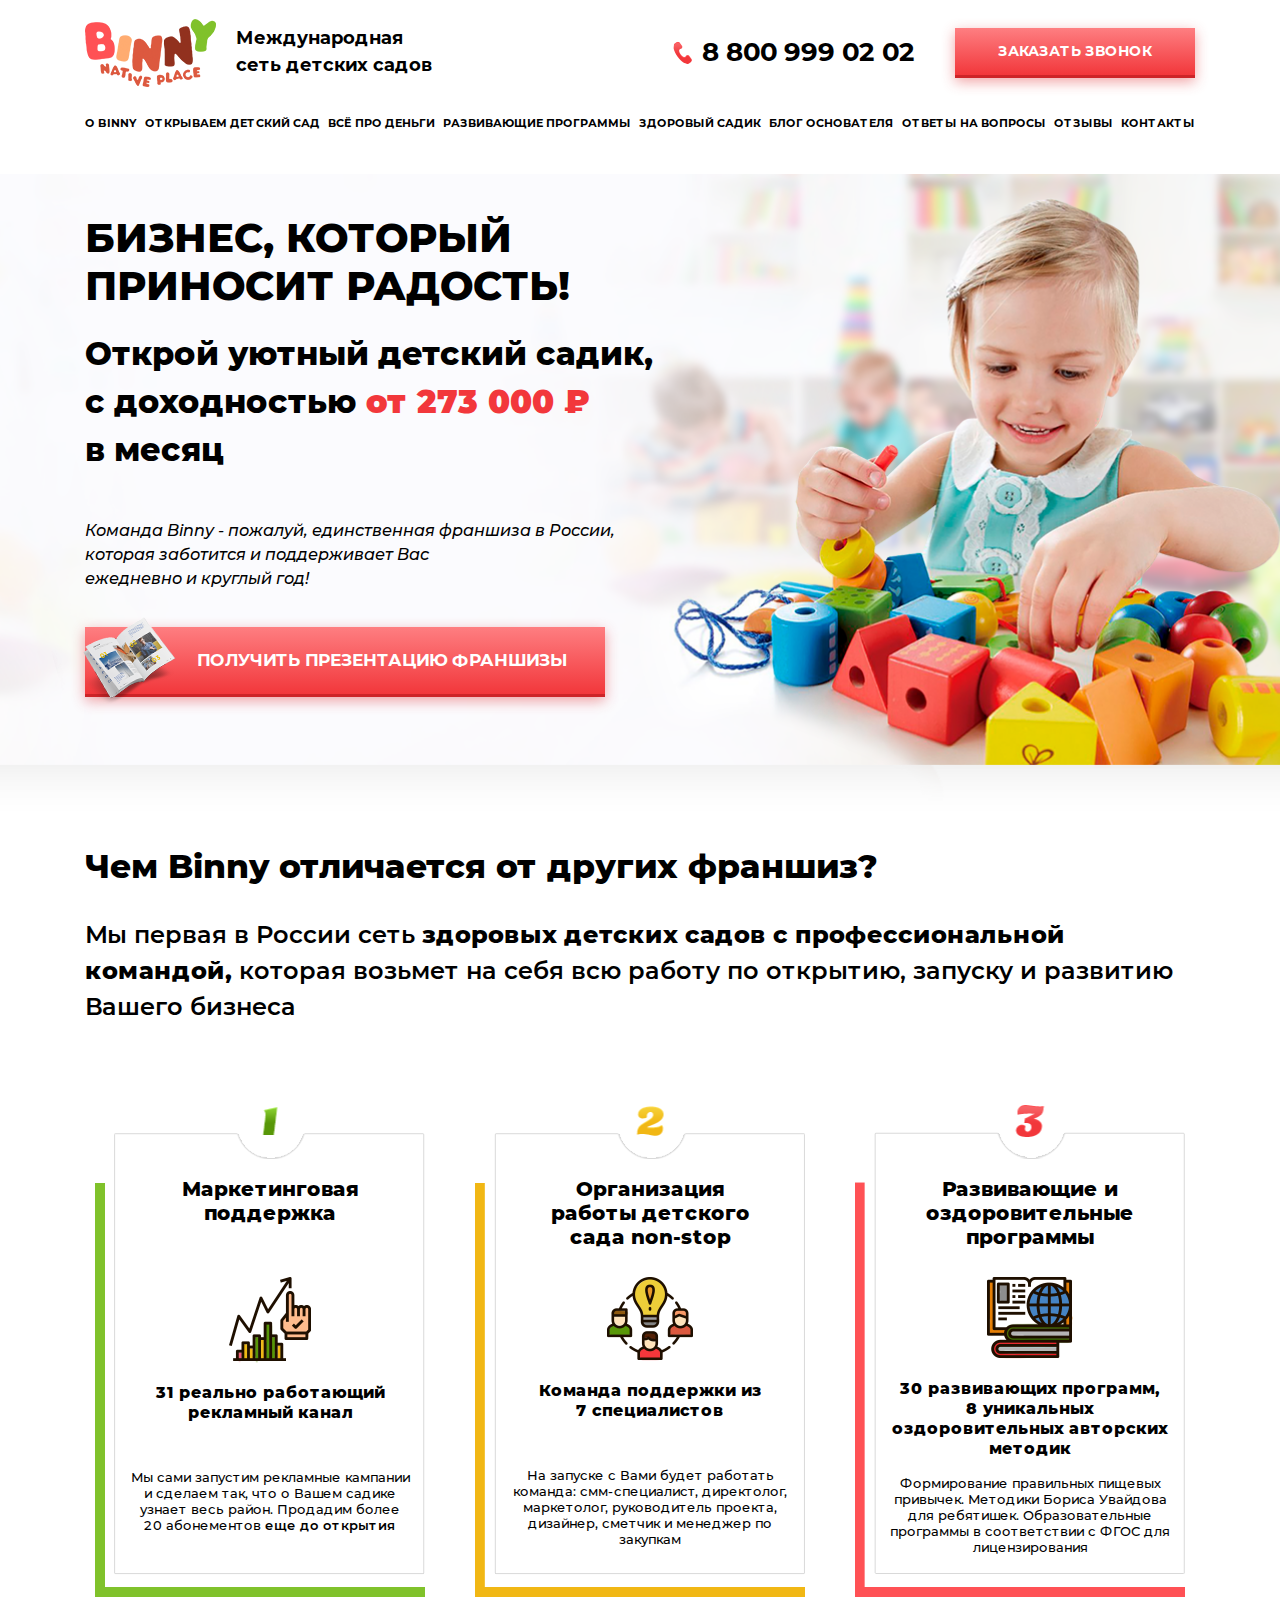
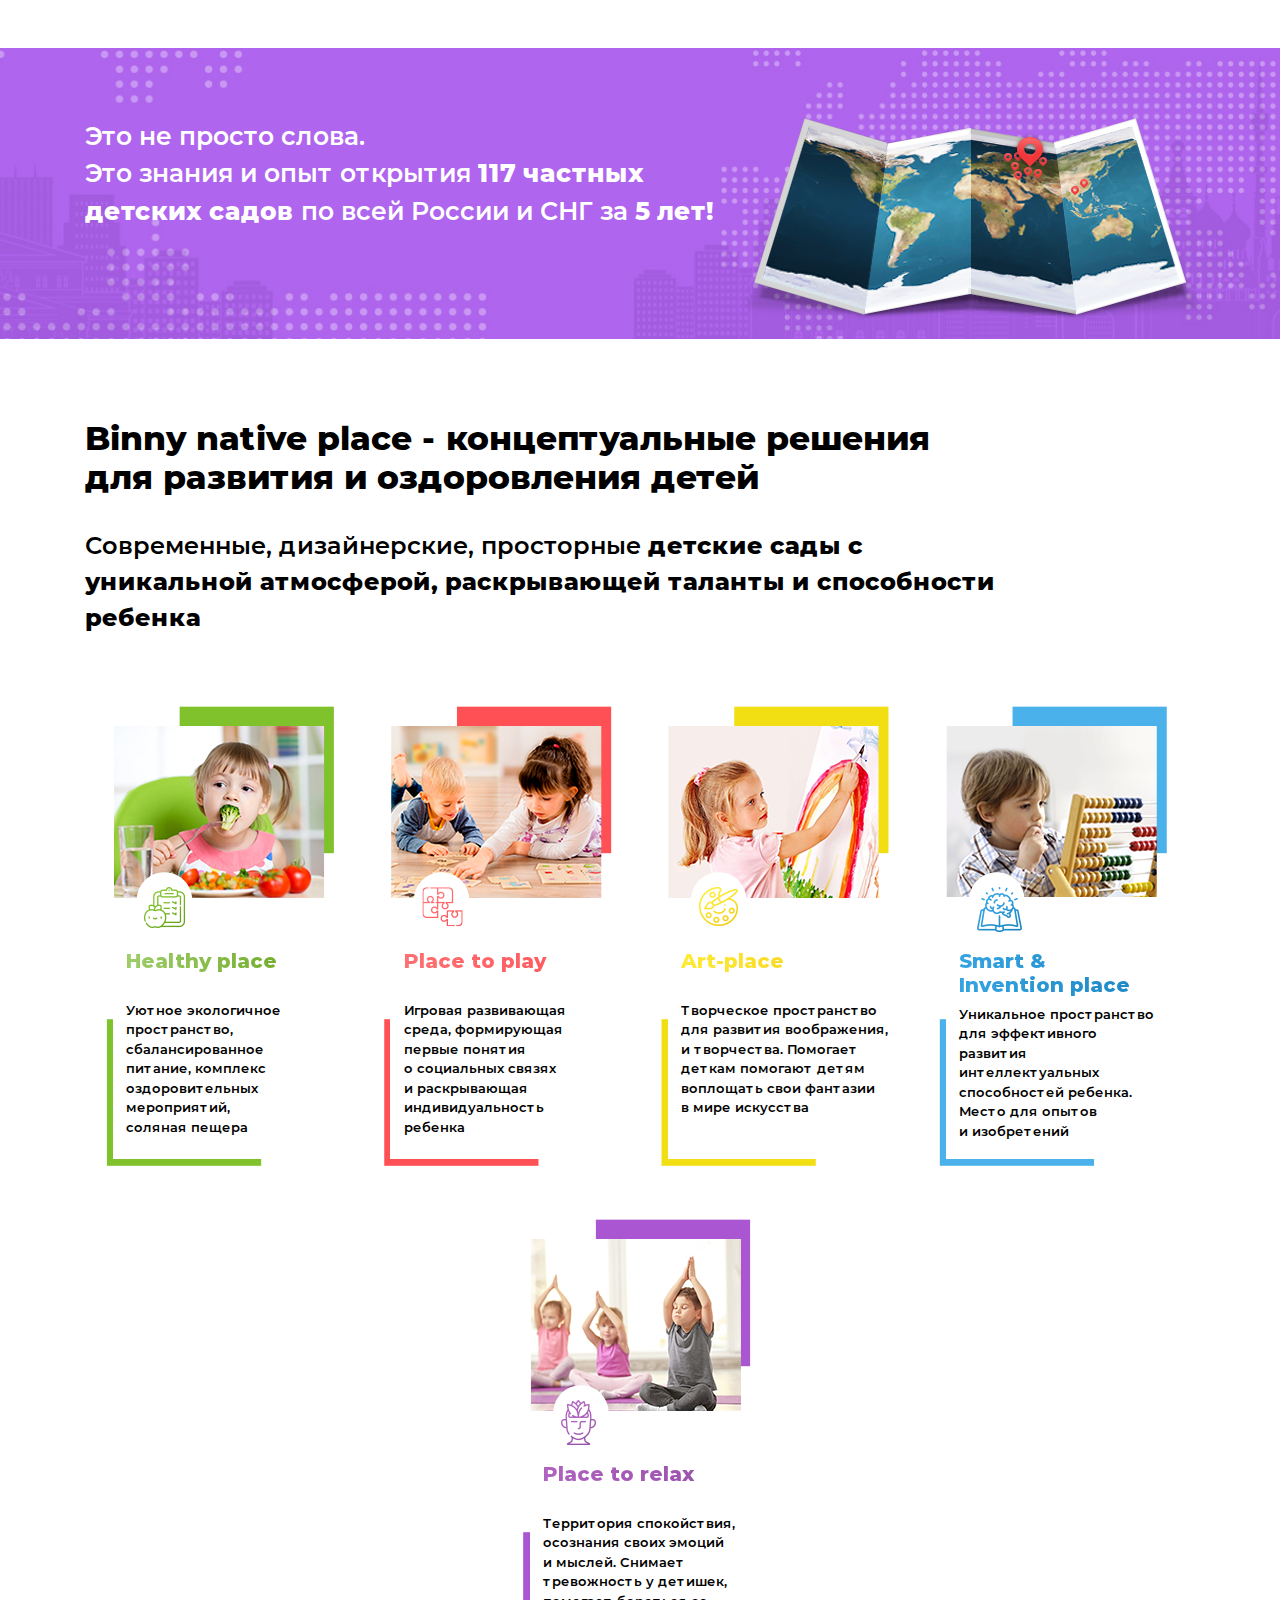
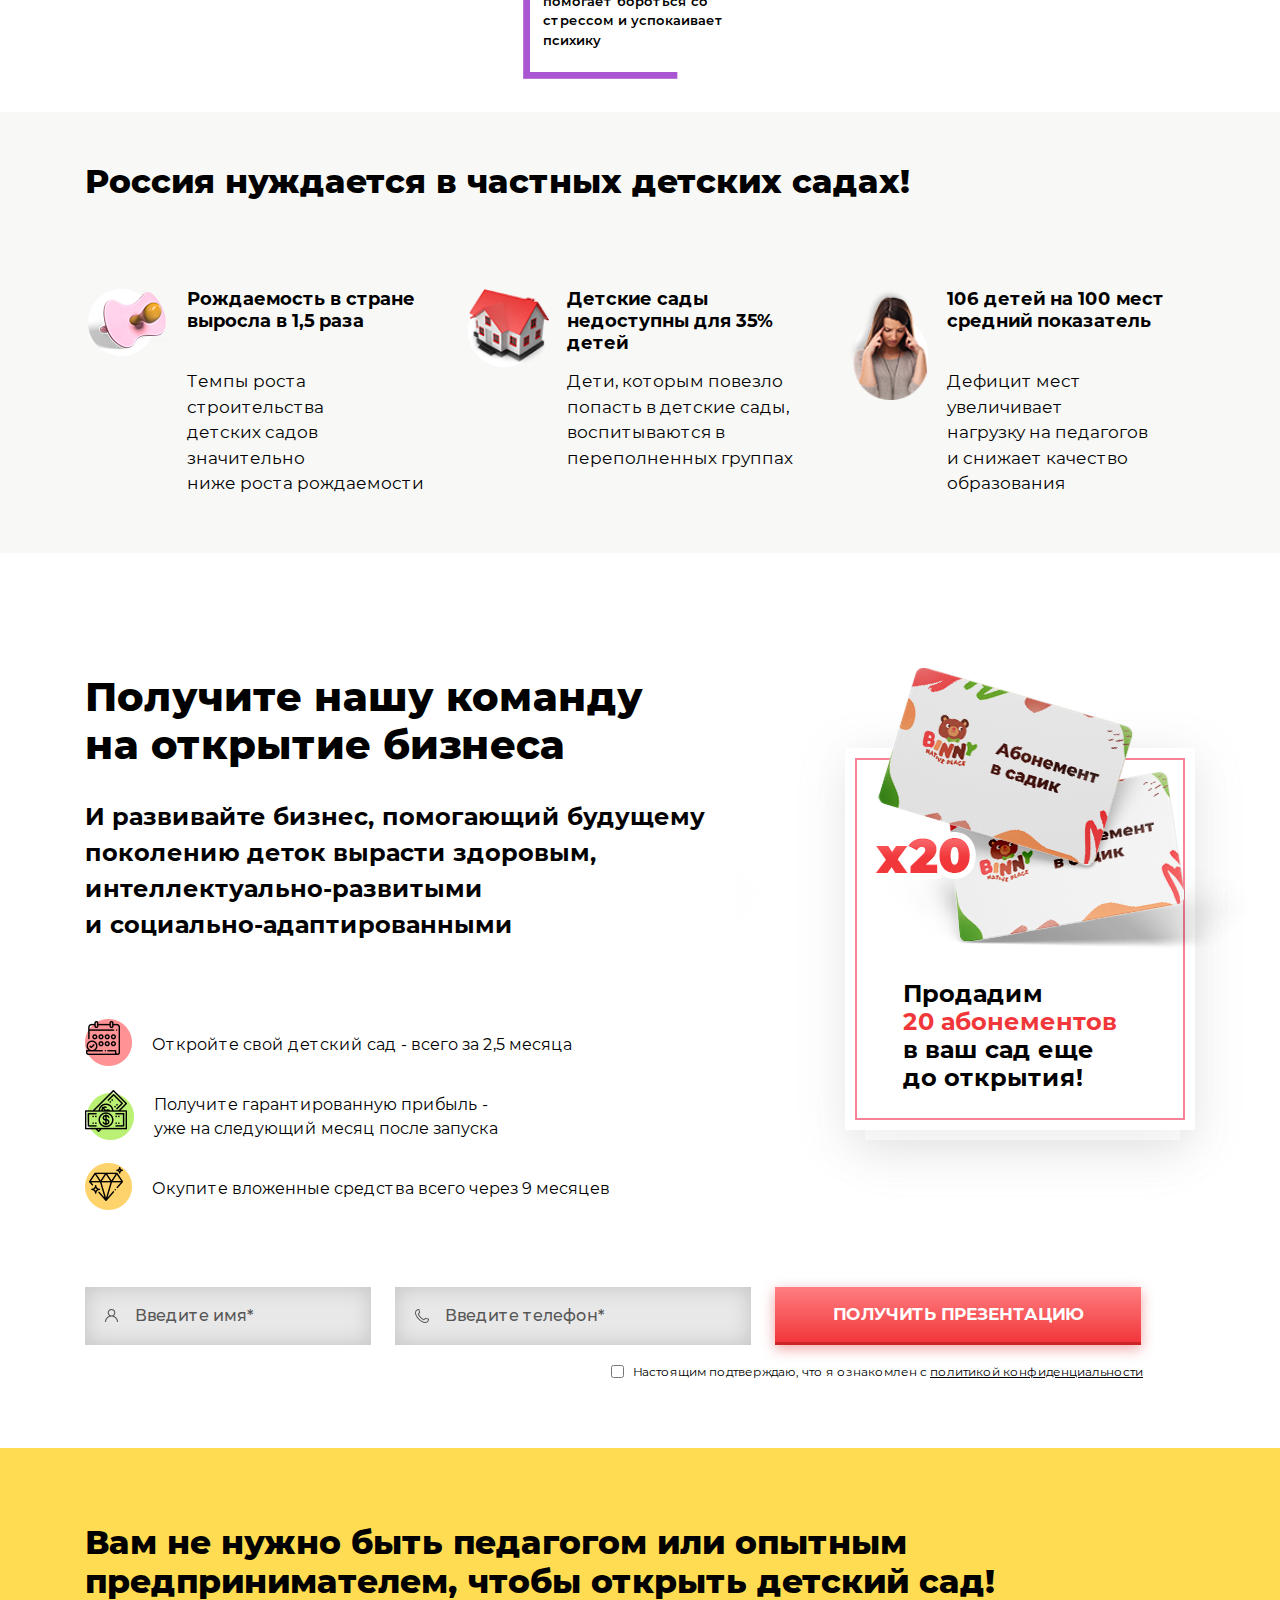
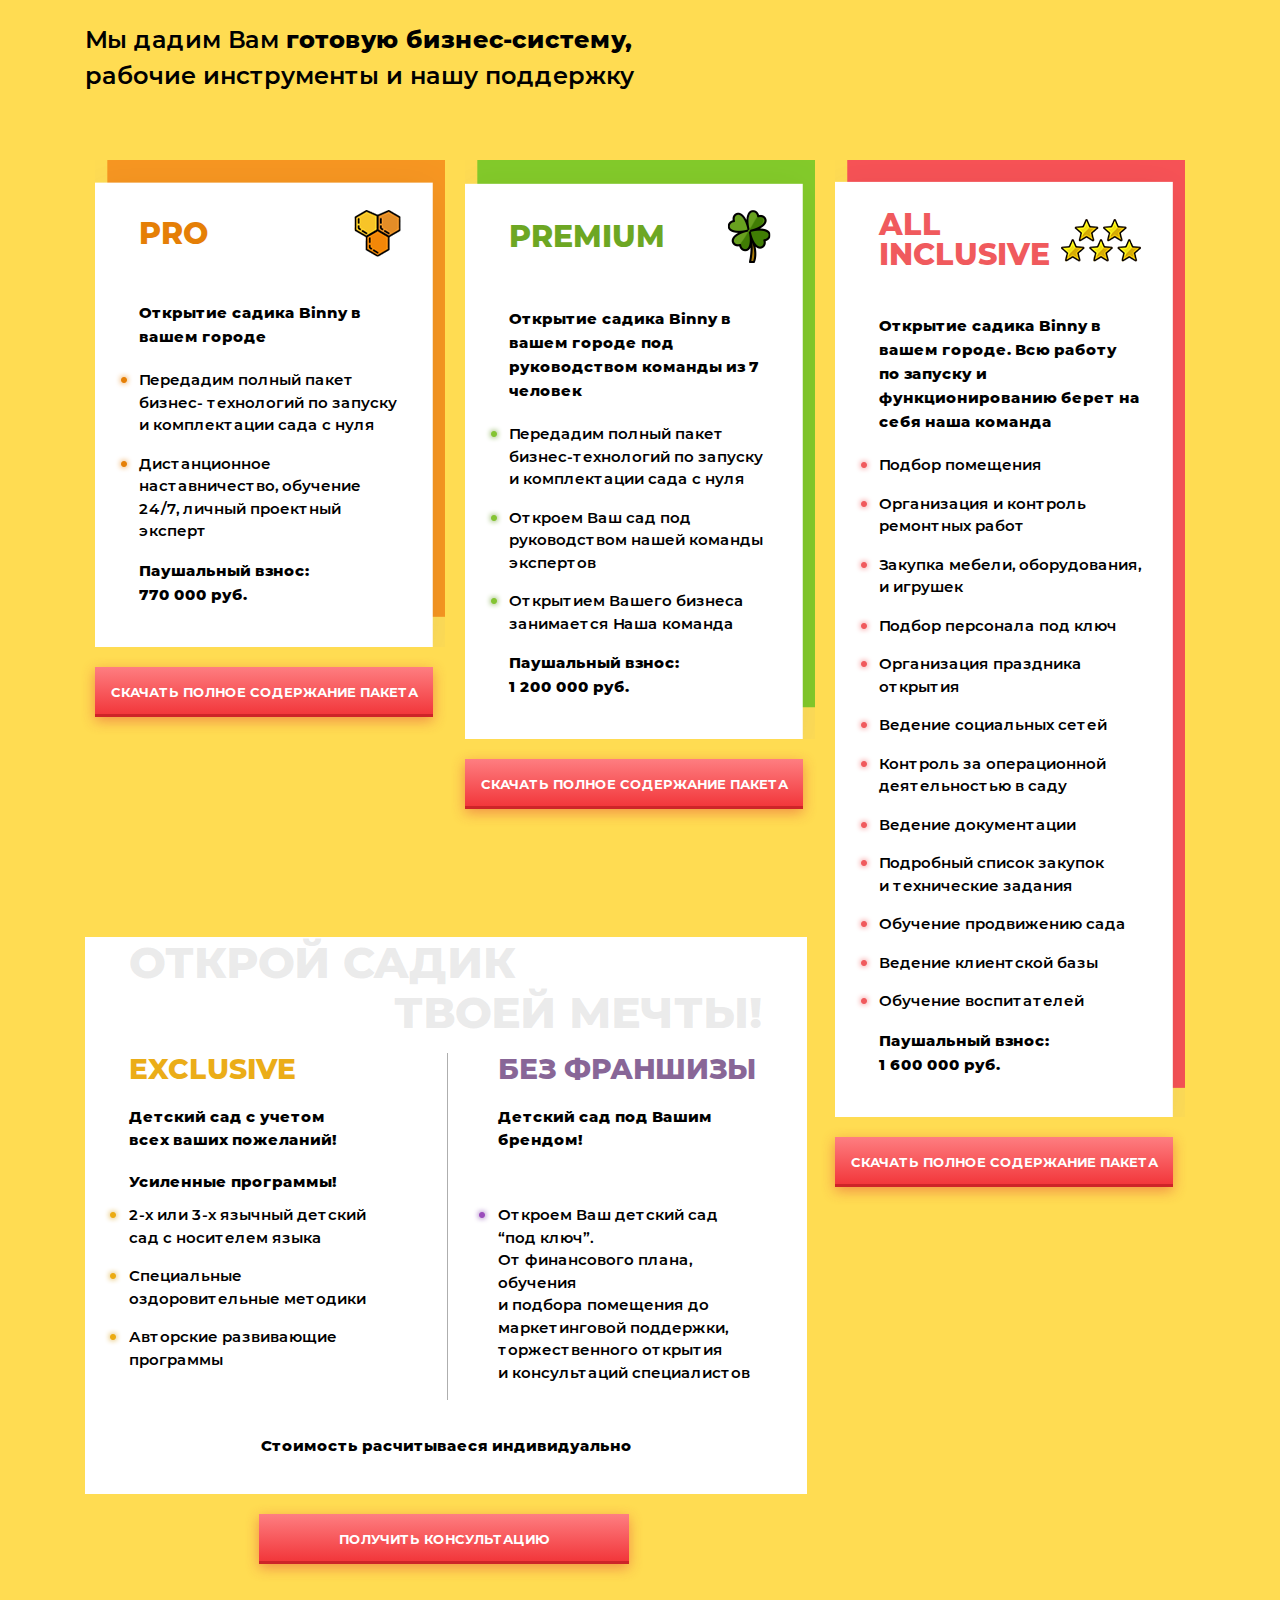
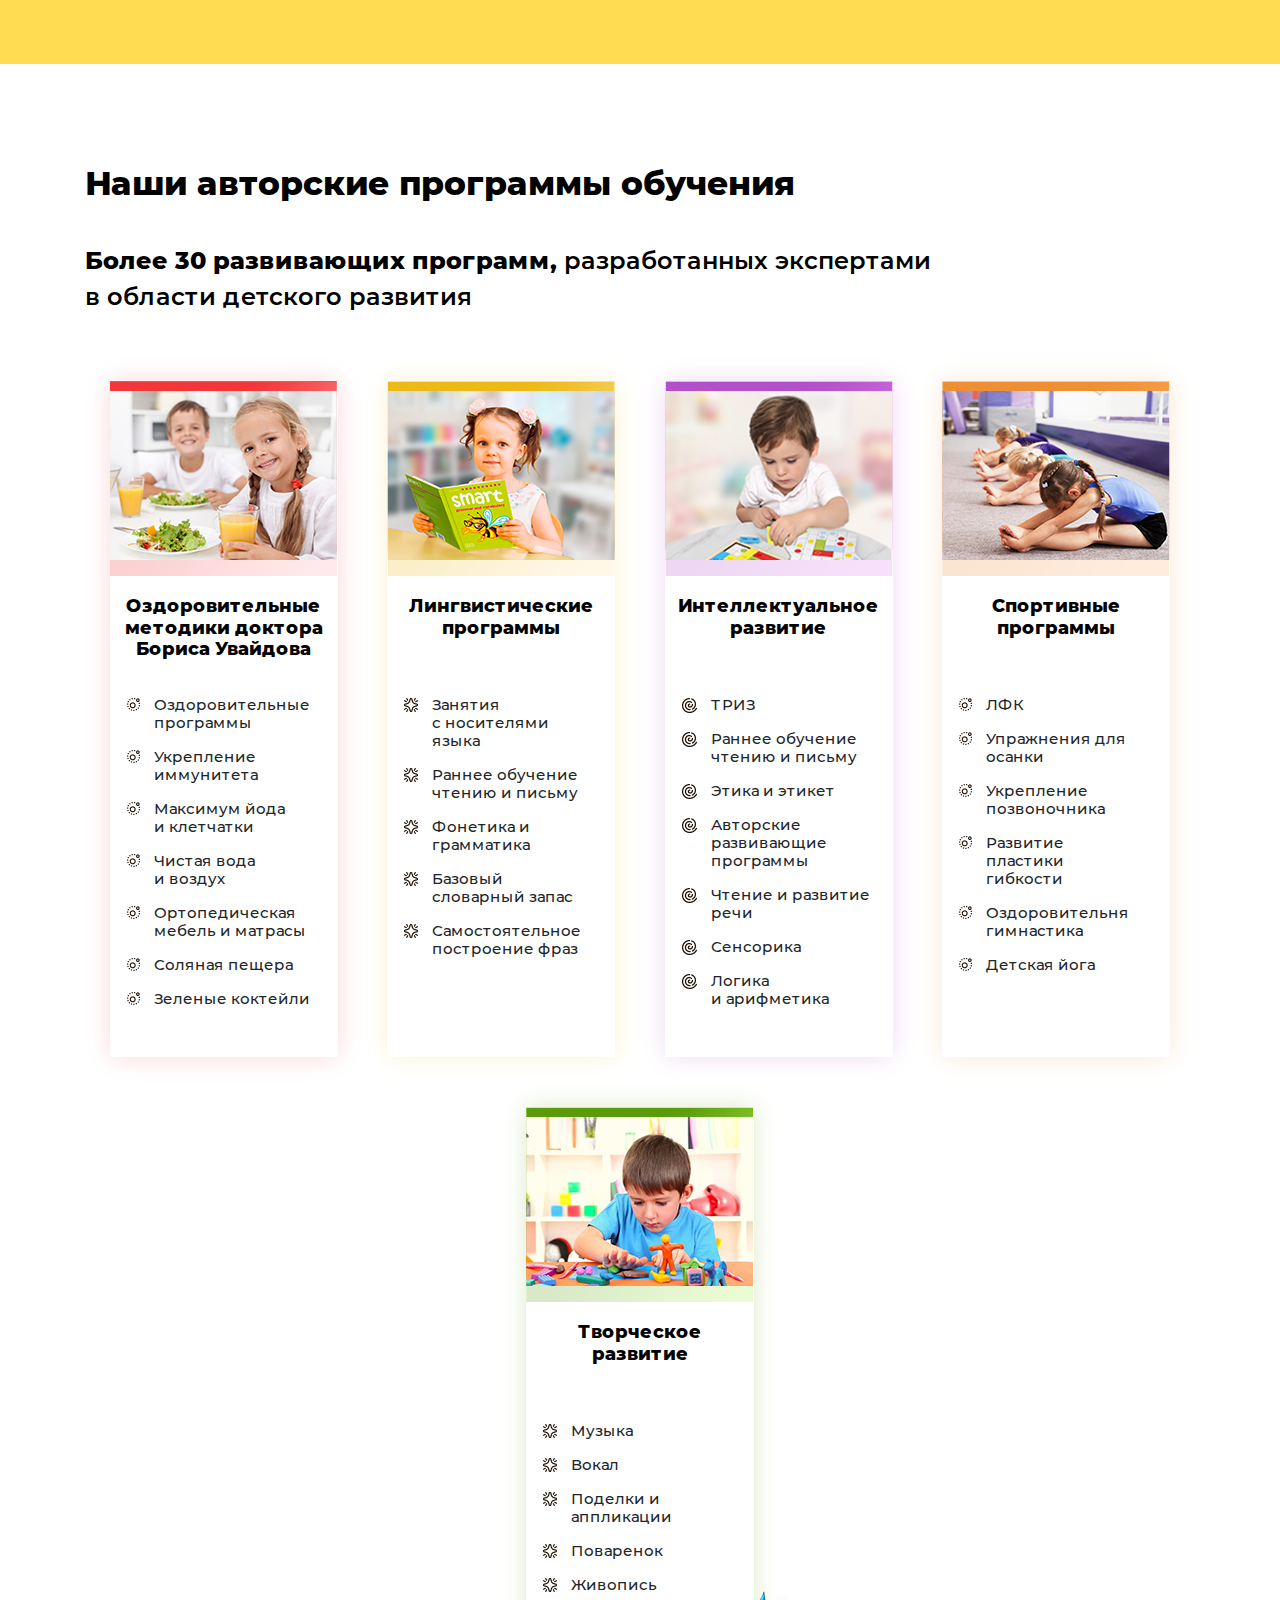
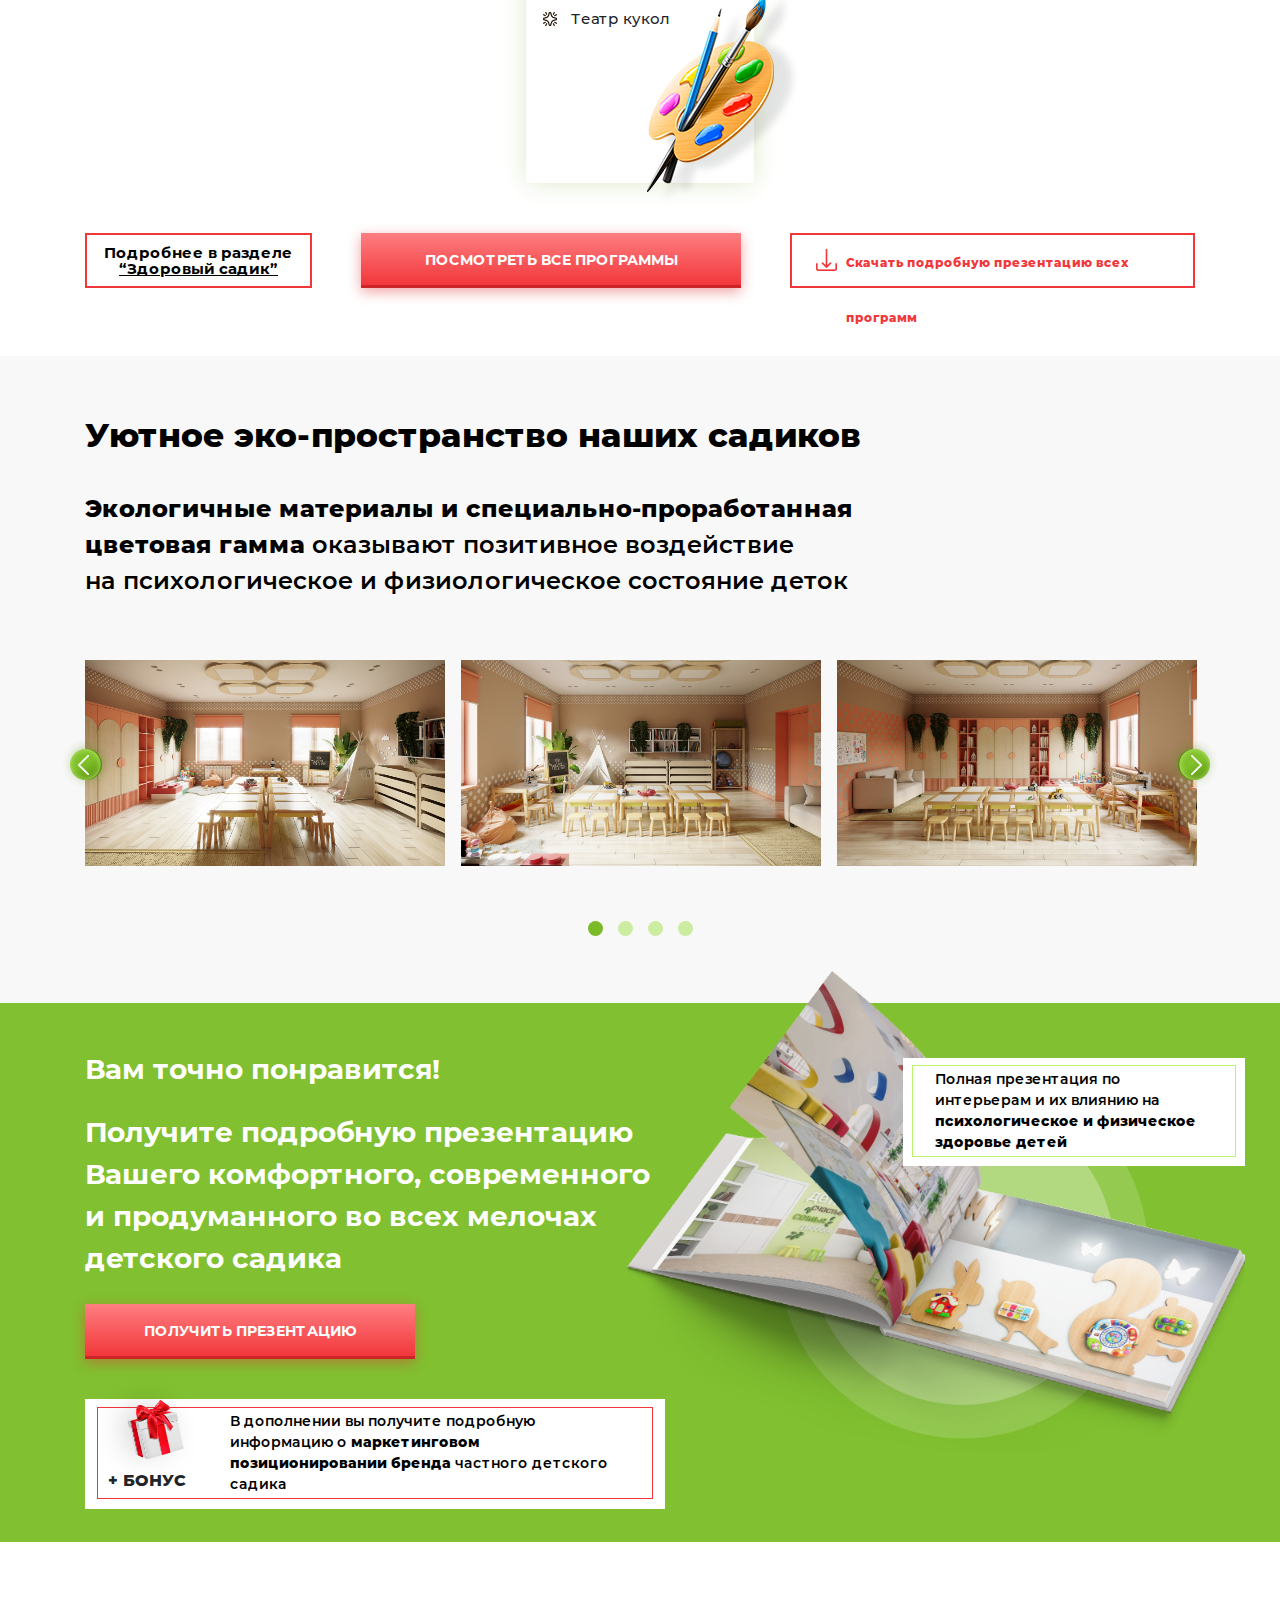
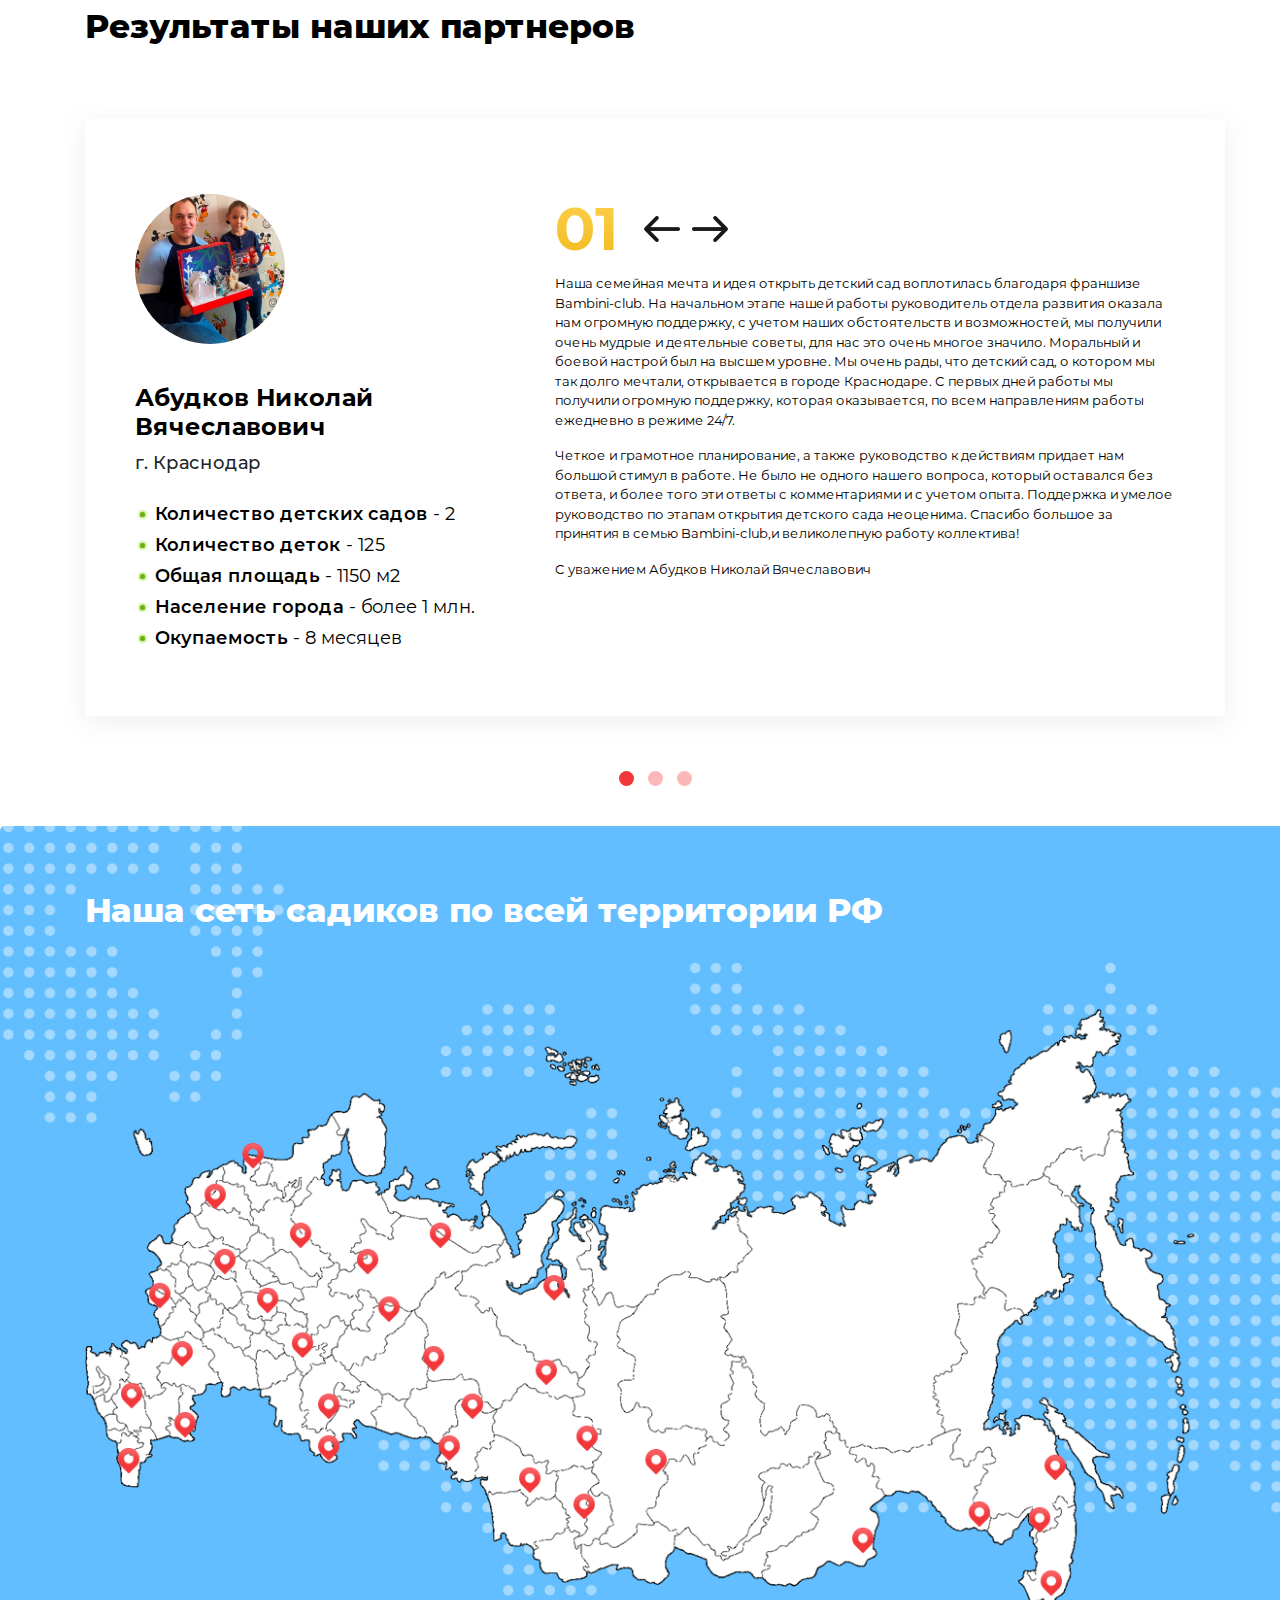
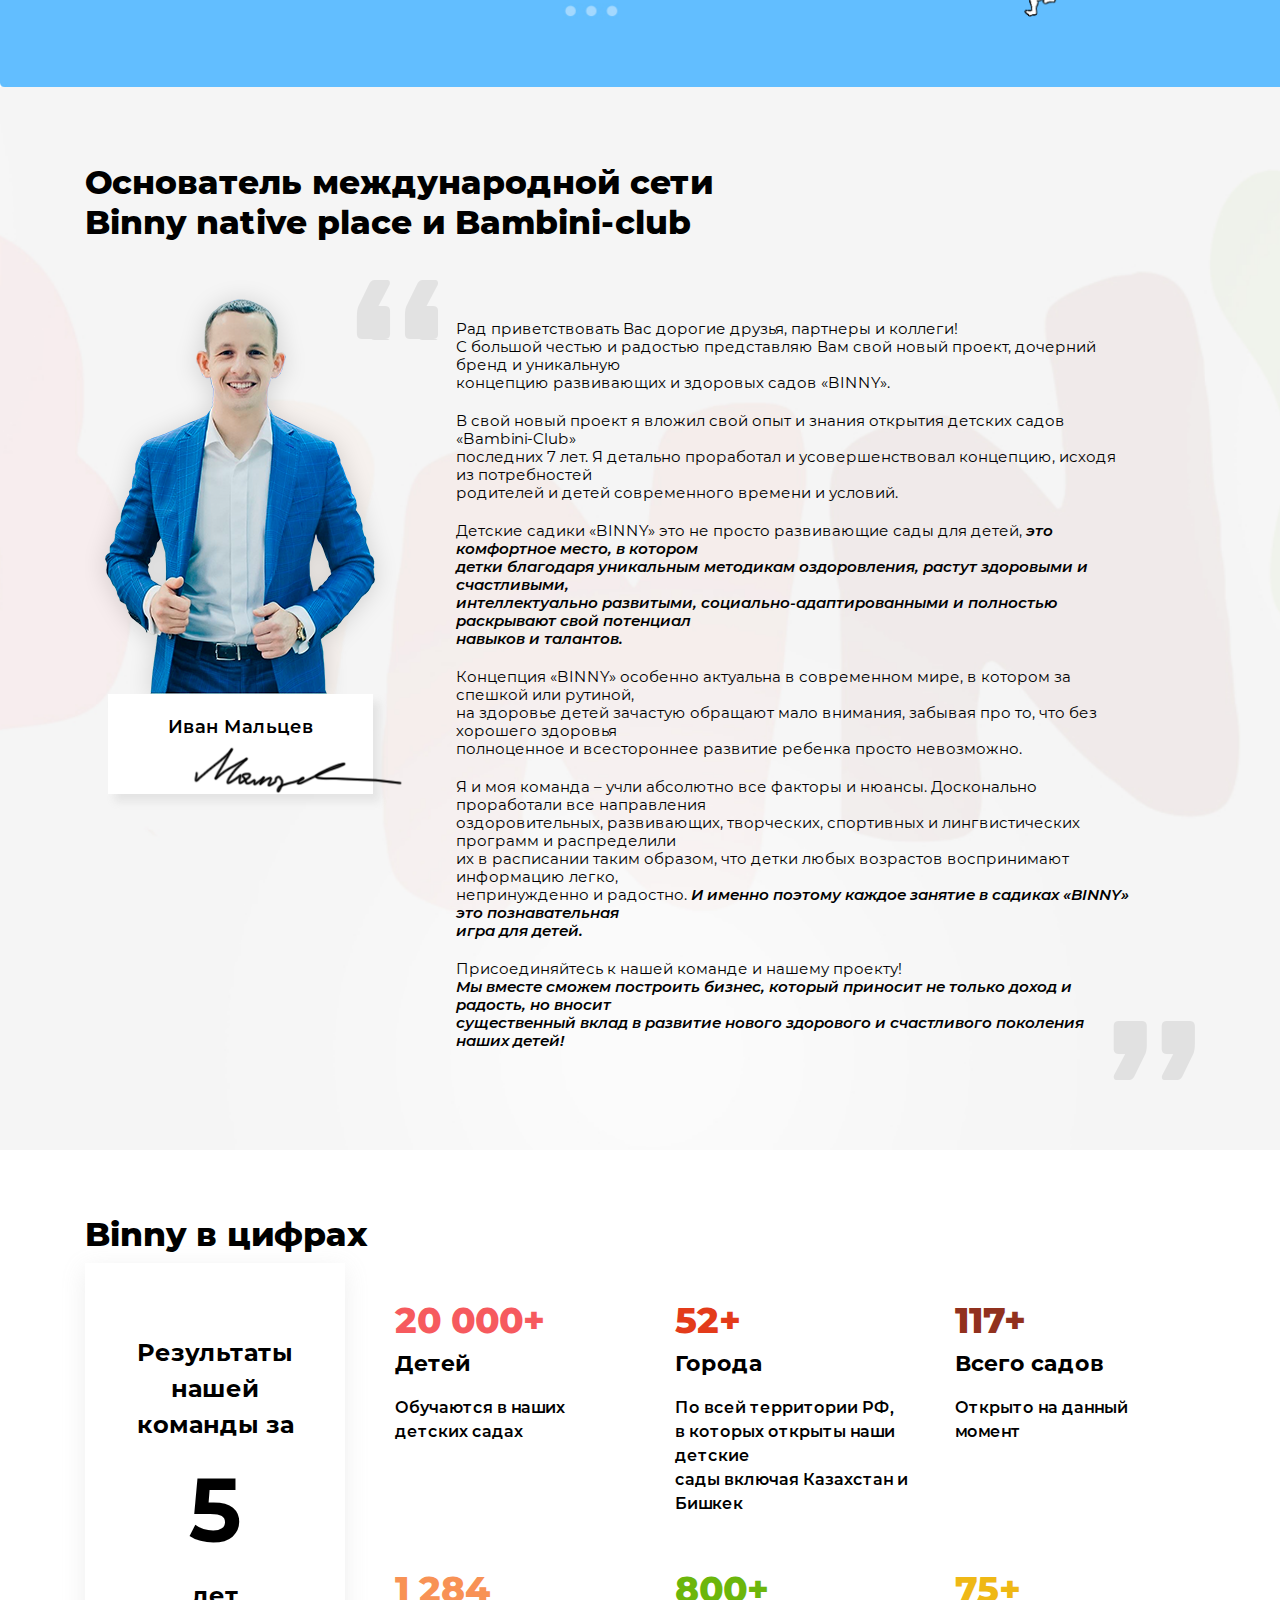
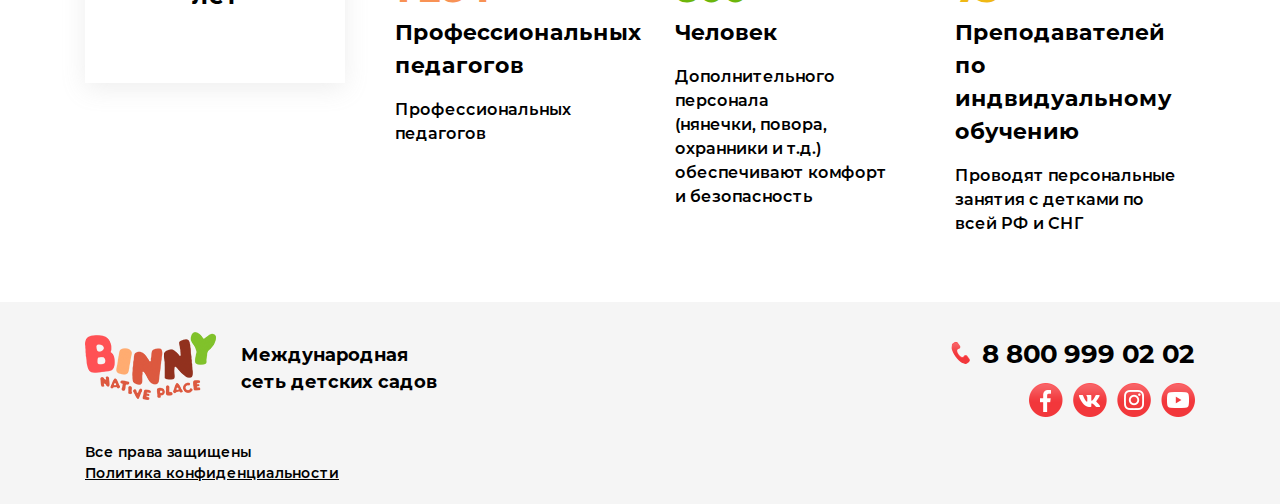
<file: index.html>
<!DOCTYPE html>
<html lang="en">
  <head>
    <meta charset="UTF-8" />
    <meta name="viewport" content="width=device-width, initial-scale=1.0" />
    <meta http-equiv="X-UA-Compatible" content="ie=edge" />
    <title>Document</title>
    <meta name="author" content="Yuriy Zudikhin" />
    <link rel="stylesheet" href="css/bootstrap.min.css" />
    <link rel="stylesheet" href="css/slick.css" />
    <link rel="stylesheet" href="css/style.css" />
  </head>
  <body>
    <header class="header">
      <div class="container">
        <div class="row">
          <div class="col-12">
            <div class="header__mobile">
              <div class="header__mobile_top">
                <a class="logo" href="#">
                  <img src="img/header/logo.png" alt="" />
                </a>
                <button class="header__nav_btn">
                  <span></span>
                  <span></span>
                  <span></span>
                </button>
              </div>
              <div class="header__mobile_bottom">
                <a class="tel" href="tel:8 800 999 02 02"
                  ><img src="img/header/tel.png" alt="" />8 800 999 02 02</a
                >
                <button data-toggle="modal" data-target="#result" class="call">
                  Заказать звонок
                </button>
              </div>
            </div>
            <div class="header__desktop">
              <div class="header__desktop_top">
                <div class="left">
                  <a class="logo" href="#">
                    <img src="img/header/logo.png" alt="" />
                  </a>
                  <p>Международная сеть детских садов</p>
                </div>
                <div class="right">
                  <a class="tel" href="tel:8 800 999 02 02"
                    ><img src="img/header/tel.png" alt="" />8 800 999 02 02</a
                  >
                  <button
                    data-toggle="modal"
                    data-target="#result"
                    class="call"
                  >
                    Заказать звонок
                  </button>
                </div>
              </div>
              <div class="header__desktop_nav">
                <ul>
                  <li><a href="#">О Binny</a></li>
                  <li><a href="#">Открываем детский сад</a></li>
                  <li><a href="#">Всё про деньги</a></li>
                  <li><a href="#">Развивающие программы</a></li>
                  <li><a href="#">Здоровый садик</a></li>
                  <li><a href="#">Блог основателя</a></li>
                  <li><a href="#">Ответы на вопросы</a></li>
                  <li><a href="#">Отзывы</a></li>
                  <li><a href="#">Контакты</a></li>
                </ul>
              </div>
            </div>
          </div>
        </div>
      </div>
    </header>

    <div class="header__mobile_nav">
      <ul>
        <li><a href="#">О Binny</a></li>
        <li><a href="#">Открываем детский сад</a></li>
        <li><a href="#">Всё про деньги</a></li>
        <li><a href="#">Развивающие программы</a></li>
        <li><a href="#">Здоровый садик</a></li>
        <li><a href="#">Блог основателя</a></li>
        <li><a href="#">Ответы на вопросы</a></li>
        <li><a href="#">Отзывы</a></li>
        <li><a href="#">Контакты</a></li>
      </ul>
    </div>

    <section class="main">
      <div class="container">
        <div class="row">
          <div class="col-12 col-md-9 col-lg-6">
            <div class="main__content">
              <h1>Бизнес, который приносит радость!</h1>
              <p class="tagline">
                Открой уютный детский садик, с доходностью
                <span>от 273 000 ₽</span> <br />
                в месяц
              </p>
              <p class="text">
                Команда Binny - пожалуй, единственная франшиза в России, которая
                заботится и поддерживает Вас <br />
                ежедневно и круглый год!
              </p>
              <button
                data-toggle="modal"
                data-target="#presentation"
                class="consultation"
              >
                <img src="img/main/book.png" alt="" />получить презентацию
                франшизы
              </button>
            </div>
          </div>
        </div>
      </div>
    </section>

    <section class="difference">
      <div class="container">
        <div class="row">
          <div class="col-12">
            <div class="difference__main">
              <h2>Чем Binny отличается от других франшиз?</h2>
              <p>
                Мы первая в России сеть
                <span>здоровых детских садов с профессиональной командой,</span>
                которая возьмет на себя всю работу по открытию, запуску и
                развитию Вашего бизнеса
              </p>
            </div>
          </div>
          <div class="col-12 col-md-6 col-xl-4">
            <div class="difference__item difference__item-market">
              <img class="count" src="img/difference/1.png" alt="" />
              <h4>Маркетинговая поддержка</h4>
              <img
                class="icon"
                src="img/difference/icon-marketing.png"
                alt=""
              />
              <p class="text">31 реально работающий рекламный канал</p>
              <p class="description">
                Мы сами запустим рекламные кампании и сделаем так, что о Вашем
                садике узнает весь район. Продадим более 20 абонементов
                <span>еще до открытия</span>
              </p>
            </div>
          </div>
          <div class="col-12 col-md-6 col-xl-4">
            <div class="difference__item difference__item-work">
              <img class="count" src="img/difference/2.png" alt="" />
              <h4>Организация работы детского сада non-stop</h4>
              <img class="icon" src="img/difference/icon-work.png" alt="" />
              <p class="text">
                Команда поддержки из <br />
                7 специалистов
              </p>
              <p class="description">
                На запуске с Вами будет работать команда: смм-специалист,
                директолог, маркетолог, руководитель проекта, дизайнер, сметчик
                и менеджер по закупкам
              </p>
            </div>
          </div>
          <div class="col-12 col-md-6 offset-md-3 col-xl-4 offset-xl-0">
            <div class="difference__item difference__item-prog">
              <img class="count" src="img/difference/3.png" alt="" />
              <h4>Развивающие и оздоровительные программы</h4>
              <img class="icon" src="img/difference/icon-prog.png" alt="" />
              <p class="text">
                30 развивающих программ, <br />
                8 уникальных оздоровительных авторских методик
              </p>
              <p class="description">
                Формирование правильных пищевых привычек. Методики Бориса
                Увайдова для ребятишек. Образовательные программы в соответствии
                с ФГОС для лицензирования
              </p>
            </div>
          </div>
        </div>
      </div>
    </section>

    <section class="simple">
      <div class="container">
        <div class="row">
          <div class="col-12 col-lg-7">
            <div class="simple__content">
              <p>
                Это не просто слова. <br />
                Это знания и опыт открытия
                <span
                  >117 частных <br />
                  детских садов</span
                >
                по всей России и СНГ за <span>5 лет!</span>
              </p>
            </div>
          </div>
          <div class="col-12 col-lg-5">
            <div class="simple__map">
              <img src="img/simple/map.png" alt="" />
            </div>
          </div>
        </div>
      </div>
    </section>

    <section class="decision">
      <div class="container">
        <div class="row">
          <div class="col-12">
            <div class="decision__main">
              <h2>
                Binny native place - концептуальные решения для развития и
                оздоровления детей
              </h2>
              <p>
                Современные, дизайнерские, просторные
                <span
                  >детские сады с уникальной атмосферой, раскрывающей таланты и
                  способности ребенка</span
                >
              </p>
            </div>
          </div>
          <div class="col-12">
            <div class="decision__content">
              <div class="decision__content_item">
                <img src="img/decision/healhy.png" alt="" />
                <div
                  class="decision__content_item_main decision__content_item_main-healthy"
                >
                  <img
                    class="decision__content_item_icon"
                    src="img/decision/icon-healthy.png"
                    alt=""
                  />
                  <h4>Healthy place</h4>
                  <p>
                    Уютное экологичное <br />
                    пространство, <br />
                    сбалансированное <br />
                    питание, комплекс <br />
                    оздоровительных <br />
                    мероприятий, <br />
                    соляная пещера
                  </p>
                </div>
              </div>

              <div class="decision__content_item">
                <img src="img/decision/play.png" alt="" />
                <div
                  class="decision__content_item_main decision__content_item_main-play"
                >
                  <img
                    class="decision__content_item_icon"
                    src="img/decision/icon-play.png"
                    alt=""
                  />
                  <h4>Place to play</h4>
                  <p>
                    Игровая развивающая <br />
                    среда, формирующая <br />
                    первые понятия <br />
                    о социальных связях <br />
                    и раскрывающая <br />
                    индивидуальность <br />
                    ребенка
                  </p>
                </div>
              </div>

              <div class="decision__content_item">
                <img src="img/decision/art.png" alt="" />
                <div
                  class="decision__content_item_main decision__content_item_main-art"
                >
                  <img
                    class="decision__content_item_icon"
                    src="img/decision/icon-art.png"
                    alt=""
                  />
                  <h4>Art-place</h4>
                  <p>
                    Творческое пространство <br />
                    для развития воображения, <br />
                    и творчества. Помогает <br />
                    деткам помогают детям <br />
                    воплощать свои фантазии <br />
                    в мире искусства
                  </p>
                </div>
              </div>

              <div class="decision__content_item">
                <img src="img/decision/smart.png" alt="" />
                <div
                  class="decision__content_item_main decision__content_item_main-smart"
                >
                  <img
                    class="decision__content_item_icon"
                    src="img/decision/icon-smart.png"
                    alt=""
                  />
                  <h4>
                    Smart & <br />
                    Invention place
                  </h4>
                  <p>
                    Уникальное пространство <br />
                    для эффективного <br />
                    развития <br />
                    интеллектуальных <br />
                    способностей ребенка. <br />
                    Место для опытов <br />
                    и изобретений
                  </p>
                </div>
              </div>

              <div class="decision__content_item">
                <img src="img/decision/relax.png" alt="" />
                <div
                  class="decision__content_item_main decision__content_item_main-scores"
                >
                  <img
                    class="decision__content_item_icon"
                    src="img/decision/icon-relax.png"
                    alt=""
                  />
                  <h4>Place to relax</h4>
                  <p>
                    Территория спокойствия, <br />
                    осознания своих эмоций <br />
                    и мыслей. Снимает <br />
                    тревожность у детишек, <br />
                    помогает бороться со <br />
                    стрессом и успокаивает <br />
                    психику
                  </p>
                </div>
              </div>
            </div>
          </div>
        </div>
      </div>
    </section>

    <section class="necessity">
      <div class="container">
        <div class="row">
          <div class="col-12">
            <h2>Россия нуждается в частных детских садах!</h2>
          </div>
          <div class="col-12 col-md-6 col-xl-4">
            <div class="necessity__item">
              <div class="img">
                <img src="img/necessity/nipple.png" alt="" />
              </div>
              <div class="text">
                <h5>
                  Рождаемость в стране <br />
                  выросла в 1,5 раза
                </h5>
                <p>
                  Темпы роста строительства <br />
                  детских садов значительно <br />
                  ниже роста рождаемости
                </p>
              </div>
            </div>
          </div>
          <div class="col-12 col-md-6 col-xl-4">
            <div class="necessity__item">
              <div class="img">
                <img src="img/necessity/house.png" alt="" />
              </div>
              <div class="text">
                <h5>
                  Детские сады <br />
                  недоступны для 35% <br />
                  детей
                </h5>
                <p>
                  Дети, которым повезло <br />
                  попасть в детские сады, <br />
                  воспитываются в <br />
                  переполненных группах
                </p>
              </div>
            </div>
          </div>
          <div class="col-12 col-md-6 offset-md-3 col-xl-4 offset-xl-0">
            <div class="necessity__item">
              <div class="img">
                <img src="img/necessity/girl.png" alt="" />
              </div>
              <div class="text">
                <h5>
                  106 детей на 100 мест <br />
                  средний показатель
                </h5>
                <p>
                  Дефицит мест увеличивает <br />
                  нагрузку на педагогов <br />
                  и снижает качество <br />
                  образования
                </p>
              </div>
            </div>
          </div>
        </div>
      </div>
    </section>

    <section class="business">
      <div class="container">
        <div class="row">
          <div class="col-12 col-lg-7">
            <div class="business__text">
              <h2>
                Получите нашу команду <br />
                на открытие бизнеса
              </h2>
              <p class="tagline">
                И развивайте бизнес, помогающий будущему <br />
                поколению деток вырасти здоровым, <br />
                интеллектуально-развитыми <br />
                и социально-адаптированными
              </p>
              <ul>
                <li>
                  <img src="img/business/calendar.png" alt="" />
                  <p>Откройте свой детский сад - всего за 2,5 месяца</p>
                </li>
                <li>
                  <img src="img/business/money.png" alt="" />
                  <p>
                    Получите гарантированную прибыль - <br />
                    уже на следующий месяц после запуска
                  </p>
                </li>
                <li>
                  <img src="img/business/diamond.png" alt="" />
                  <p>Окупите вложенные средства всего через 9 месяцев</p>
                </li>
              </ul>
            </div>
          </div>
          <div class="col-12 col-lg-5">
            <div class="business__img">
              <div class="business__img-frame">
                <img src="img/business/x20.png" alt="" />
                <p>
                  Продадим <br />
                  <span>20 абонементов</span> <br />
                  в ваш сад еще <br />
                  до открытия!
                </p>
              </div>
            </div>
          </div>
        </div>
        <div class="row">
          <div class="col-12">
            <div class="business__form">
              <form action="">
                <input type="text" placeholder="Введите имя*" />
                <input type="tel" placeholder="Введите телефон*" />
                <input type="submit" value="получить презентацию" />
                <label for="">
                  <input type="checkbox" />
                  <p>
                    Настоящим подтверждаю, что я ознакомлен с
                    <a href="#">политикой конфиденциальности</a>
                  </p>
                </label>
              </form>
            </div>
          </div>
        </div>
      </div>
    </section>

    <section class="system">
      <div class="container">
        <div class="row">
          <div class="col-12">
            <div class="system__main">
              <h2>
                Вам не нужно быть педагогом или опытным <br />
                предпринимателем, чтобы открыть детский сад!
              </h2>
              <p>
                Мы дадим Вам <span>готовую бизнес-систему,</span><br />
                рабочие инструменты и нашу поддержку
              </p>
            </div>
            <div class="system__content">
              <div class="system__content_item">
                <div
                  class="system__content_item-main system__content_item-main-pro"
                >
                  <div class="system__content_item_header">
                    <span class="name">Pro</span>
                    <img src="img/system/honeycombs.png" alt="" />
                  </div>
                  <span class="text">Открытие садика Binny в вашем городе</span>
                  <ul>
                    <li>
                      <img src="img/system/bullet-orange.png" alt="" />
                      <p>
                        Передадим полный пакет бизнес- технологий по запуску
                        <br />
                        и комплектации сада с нуля
                      </p>
                    </li>
                    <li>
                      <img src="img/system/bullet-orange.png" alt="" />
                      <p>
                        Дистанционное наставничество, обучение 24/7, личный
                        проектный эксперт
                      </p>
                    </li>
                  </ul>
                  <span class="text"
                    >Паушальный взнос: <br />
                    770 000 руб.</span
                  >
                </div>
                <a href="#">скачать полное содержание пакета</a>
              </div>

              <div class="system__content_item">
                <div
                  class="system__content_item-main system__content_item-main-premium"
                >
                  <div class="system__content_item_header">
                    <span class="name">Premium</span>
                    <img src="img/system/clover.png" alt="" />
                  </div>
                  <span class="text"
                    >Открытие садика Binny в вашем городе под руководством
                    команды из 7 человек</span
                  >
                  <ul>
                    <li>
                      <img src="img/system/bullet-green.png" alt="" />
                      <p>
                        Передадим полный пакет бизнес-технологий по запуску
                        <br />
                        и комплектации сада с нуля
                      </p>
                    </li>
                    <li>
                      <img src="img/system/bullet-green.png" alt="" />
                      <p>
                        Откроем Ваш сад под руководством нашей команды экспертов
                      </p>
                    </li>
                    <li>
                      <img src="img/system/bullet-green.png" alt="" />
                      <p>
                        Открытием Вашего бизнеса занимается Наша команда
                      </p>
                    </li>
                  </ul>
                  <span class="text"
                    >Паушальный взнос: <br />
                    1 200 000 руб.</span
                  >
                </div>
                <a href="#">скачать полное содержание пакета</a>
              </div>

              <div class="system__content_item">
                <div
                  class="system__content_item-main system__content_item-main-inclusive"
                >
                  <div class="system__content_item_header">
                    <span class="name">All Inclusive</span>
                    <img src="img/system/stars.png" alt="" />
                  </div>
                  <span class="text"
                    >Открытие садика Binny в вашем городе. Всю работу по запуску
                    и функционированию берет на себя наша команда</span
                  >
                  <ul>
                    <li>
                      <img src="img/system/bullet-red.png" alt="" />
                      <p>
                        Подбор помещения
                      </p>
                    </li>
                    <li>
                      <img src="img/system/bullet-red.png" alt="" />
                      <p>
                        Организация и контроль ремонтных работ
                      </p>
                    </li>
                    <li>
                      <img src="img/system/bullet-red.png" alt="" />
                      <p>
                        Закупка мебели, оборудования, <br />
                        и игрушек
                      </p>
                    </li>
                    <li>
                      <img src="img/system/bullet-red.png" alt="" />
                      <p>
                        Подбор персонала под ключ
                      </p>
                    </li>
                    <li>
                      <img src="img/system/bullet-red.png" alt="" />
                      <p>
                        Организация праздника открытия
                      </p>
                    </li>
                    <li>
                      <img src="img/system/bullet-red.png" alt="" />
                      <p>
                        Ведение социальных сетей
                      </p>
                    </li>
                    <li>
                      <img src="img/system/bullet-red.png" alt="" />
                      <p>
                        Контроль за операционной деятельностью в саду
                      </p>
                    </li>
                    <li>
                      <img src="img/system/bullet-red.png" alt="" />
                      <p>
                        Ведение документации
                      </p>
                    </li>
                    <li>
                      <img src="img/system/bullet-red.png" alt="" />
                      <p>
                        Подробный список закупок <br />
                        и технические задания
                      </p>
                    </li>
                    <li>
                      <img src="img/system/bullet-red.png" alt="" />
                      <p>
                        Обучение продвижению сада
                      </p>
                    </li>
                    <li>
                      <img src="img/system/bullet-red.png" alt="" />
                      <p>
                        Ведение клиентской базы
                      </p>
                    </li>
                    <li>
                      <img src="img/system/bullet-red.png" alt="" />
                      <p>
                        Обучение воспитателей
                      </p>
                    </li>
                  </ul>
                  <span class="text"
                    >Паушальный взнос: <br />
                    1 600 000 руб.</span
                  >
                </div>
                <a href="#">скачать полное содержание пакета</a>
              </div>
            </div>
            <div class="system__open">
              <div class="system__open_main">
                <div class="system__open_main_header">
                  <span>открой садик</span>
                  <span>твоей мечты!</span>
                </div>
                <div class="system__open_main_content">
                  <div class="item item-exclusive">
                    <h2>Exclusive</h2>
                    <div class="item__top">
                      <span
                        >Детский сад с учетом <br />
                        всех ваших пожеланий!</span
                      >
                      <span>Усиленные программы!</span>
                    </div>
                    <ul>
                      <li>
                        <img src="img/system/bullet-yellow.png" alt="" />
                        <p>2-х или 3-х язычный детский сад с носителем языка</p>
                      </li>
                      <li>
                        <img src="img/system/bullet-yellow.png" alt="" />
                        <p>Специальные оздоровительные методики</p>
                      </li>
                      <li>
                        <img src="img/system/bullet-yellow.png" alt="" />
                        <p>Авторские развивающие программы</p>
                      </li>
                    </ul>
                  </div>

                  <div class="item item-without">
                    <h2>Без франшизы</h2>
                    <div class="item__top">
                      <span
                        >Детский сад под Вашим
                        <br />
                        брендом!</span
                      >
                    </div>
                    <ul>
                      <li>
                        <img src="img/system/bullet-fiolet.png" alt="" />
                        <p>
                          Откроем Ваш детский сад <br />
                          “под ключ”. <br />
                          От финансового плана, обучения <br />
                          и подбора помещения до <br />
                          маркетинговой поддержки, <br />
                          торжественного открытия <br />
                          и консультаций специалистов
                        </p>
                      </li>
                    </ul>
                  </div>
                </div>
                <span class="text__individ"
                  >Стоимость расчитываеся индивидуально</span
                >
              </div>
              <a class="consultation" href="#">получить консультацию</a>
            </div>
          </div>
        </div>
      </div>
    </section>

    <section class="education">
      <div class="container">
        <div class="row">
          <div class="col-12">
            <div class="education__main">
              <h2>Наши авторские программы обучения</h2>
              <p>
                <span>Более 30 развивающих программ,</span> разработанных
                экспертами <br />
                в области детского развития
              </p>
            </div>
          </div>
          <div class="col-12">
            <div class="education__content">
              <div
                class="education__content-item education__content-item-health"
              >
                <img src="img/learning/first.png" alt="" />
                <h4>Оздоровительные методики доктора Бориса Увайдова</h4>
                <ul>
                  <li>
                    <img src="img/learning/first-icon.png" alt="" />
                    <p>
                      Оздоровительные <br />
                      программы
                    </p>
                  </li>
                  <li>
                    <img src="img/learning/first-icon.png" alt="" />
                    <p>
                      Укрепление <br />
                      иммунитета
                    </p>
                  </li>
                  <li>
                    <img src="img/learning/first-icon.png" alt="" />
                    <p>
                      Максимум йода <br />
                      и клетчатки
                    </p>
                  </li>
                  <li>
                    <img src="img/learning/first-icon.png" alt="" />
                    <p>
                      Чистая вода <br />
                      и воздух
                    </p>
                  </li>
                  <li>
                    <img src="img/learning/first-icon.png" alt="" />
                    <p>
                      Ортопедическая <br />
                      мебель и матрасы
                    </p>
                  </li>
                  <li>
                    <img src="img/learning/first-icon.png" alt="" />
                    <p>Соляная пещера</p>
                  </li>
                  <li>
                    <img src="img/learning/first-icon.png" alt="" />
                    <p>Зеленые коктейли</p>
                  </li>
                </ul>
              </div>

              <div
                class="education__content-item education__content-item-linguistics"
              >
                <img src="img/learning/second.png" alt="" />
                <h4>Лингвистические программы</h4>
                <ul>
                  <li>
                    <img src="img/learning/second-icon.png" alt="" />
                    <p>
                      Занятия <br />
                      с носителями <br />
                      языка
                    </p>
                  </li>
                  <li>
                    <img src="img/learning/second-icon.png" alt="" />
                    <p>
                      Раннее обучение <br />
                      чтению и письму
                    </p>
                  </li>
                  <li>
                    <img src="img/learning/second-icon.png" alt="" />
                    <p>
                      Фонетика и <br />
                      грамматика
                    </p>
                  </li>
                  <li>
                    <img src="img/learning/second-icon.png" alt="" />
                    <p>
                      Базовый <br />
                      словарный запас
                    </p>
                  </li>
                  <li>
                    <img src="img/learning/second-icon.png" alt="" />
                    <p>
                      Самостоятельное <br />
                      построение фраз
                    </p>
                  </li>
                </ul>
              </div>

              <div
                class="education__content-item education__content-item-intelligence"
              >
                <img src="img/learning/three.png" alt="" />
                <h4>Интеллектуальное развитие</h4>
                <ul>
                  <li>
                    <img src="img/learning/three-icon.png" alt="" />
                    <p>
                      ТРИЗ
                    </p>
                  </li>
                  <li>
                    <img src="img/learning/three-icon.png" alt="" />
                    <p>
                      Раннее обучение <br />
                      чтению и письму
                    </p>
                  </li>
                  <li>
                    <img src="img/learning/three-icon.png" alt="" />
                    <p>
                      Этика и этикет
                    </p>
                  </li>
                  <li>
                    <img src="img/learning/three-icon.png" alt="" />
                    <p>
                      Авторские <br />
                      развивающие <br />
                      программы
                    </p>
                  </li>
                  <li>
                    <img src="img/learning/three-icon.png" alt="" />
                    <p>
                      Чтение и развитие <br />
                      речи
                    </p>
                  </li>
                  <li>
                    <img src="img/learning/three-icon.png" alt="" />
                    <p>
                      Сенсорика
                    </p>
                  </li>
                  <li>
                    <img src="img/learning/three-icon.png" alt="" />
                    <p>Логика <br />и арифметика</p>
                  </li>
                </ul>
              </div>

              <div
                class="education__content-item education__content-item-sport"
              >
                <img src="img/learning/four.png" alt="" />
                <h4>Спортивные программы</h4>
                <ul>
                  <li>
                    <img src="img/learning/first-icon.png" alt="" />
                    <p>
                      ЛФК
                    </p>
                  </li>
                  <li>
                    <img src="img/learning/first-icon.png" alt="" />
                    <p>
                      Упражнения для <br />
                      осанки
                    </p>
                  </li>
                  <li>
                    <img src="img/learning/first-icon.png" alt="" />
                    <p>
                      Укрепление <br />
                      позвоночника
                    </p>
                  </li>
                  <li>
                    <img src="img/learning/first-icon.png" alt="" />
                    <p>
                      Развитие <br />
                      пластики <br />
                      гибкости
                    </p>
                  </li>
                  <li>
                    <img src="img/learning/first-icon.png" alt="" />
                    <p>
                      Оздоровительня <br />
                      гимнастика
                    </p>
                  </li>
                  <li>
                    <img src="img/learning/first-icon.png" alt="" />
                    <p>
                      Детская йога
                    </p>
                  </li>
                </ul>
              </div>

              <div
                class="education__content-item education__content-item-creation"
              >
                <img src="img/learning/five.png" alt="" />
                <h4>
                  Творческое <br />
                  развитие
                </h4>
                <ul>
                  <li>
                    <img src="img/learning/second-icon.png" alt="" />
                    <p>
                      Музыка
                    </p>
                  </li>
                  <li>
                    <img src="img/learning/second-icon.png" alt="" />
                    <p>
                      Вокал
                    </p>
                  </li>
                  <li>
                    <img src="img/learning/second-icon.png" alt="" />
                    <p>
                      Поделки и <br />
                      аппликации
                    </p>
                  </li>
                  <li>
                    <img src="img/learning/second-icon.png" alt="" />
                    <p>
                      Поваренок
                    </p>
                  </li>
                  <li>
                    <img src="img/learning/second-icon.png" alt="" />
                    <p>
                      Живопись
                    </p>
                  </li>
                  <li>
                    <img src="img/learning/second-icon.png" alt="" />
                    <p>
                      Театр кукол
                    </p>
                  </li>
                </ul>
                <img class="palette" src="img/learning/palette.png" alt="" />
              </div>
            </div>
          </div>
          <div class="col-12">
            <div class="education__btns">
              <a class="education__btn_first" href="#"
                >Подробнее в разделе <br />
                <span>“Здоровый садик”</span></a
              >
              <a class="education__btn_second" href="#"
                >посмотреть все программы</a
              >
              <a class="education__btn_third" href="#">
                <img src="img/learning/download-icon.png" alt="" /> Скачать
                подробную презентацию всех программ</a
              >
            </div>
          </div>
        </div>
      </div>
    </section>

    <section class="space">
      <div class="container">
        <div class="row">
          <div class="col-12">
            <div class="space__main">
              <h2>Уютное эко-пространство наших садиков</h2>
              <p>
                <span
                  >Экологичные материалы и специально-проработанная <br />
                  цветовая гамма
                </span>
                оказывают позитивное воздействие <br />
                на психологическое и физиологическое состояние деток
              </p>
            </div>
          </div>
          <div class="col-12">
            <div class="space__general">
              <div class="space__slider">
                <div class="space__slider_item">
                  <img src="img/space/first.jpeg" alt="" />
                </div>
                <div class="space__slider_item">
                  <img src="img/space/second.jpeg" alt="" />
                </div>
                <div class="space__slider_item">
                  <img src="img/space/third.jpeg" alt="" />
                </div>
                <div class="space__slider_item">
                  <img src="img/space/first.jpg" alt="" />
                </div>
              </div>
              <div class="space__arrows">
                <button class="space__arrows-prev">
                  <img src="img/space/left.png" alt="" />
                </button>
                <button class="space__arrows-next">
                  <img src="img/space/right.png" alt="" />
                </button>
              </div>
            </div>
          </div>
        </div>
      </div>
    </section>

    <section class="presentation">
      <div class="container">
        <div class="row">
          <div class="col-12">
            <div class="presentation__main">
              <div class="text">
                <h5>Вам точно понравится!</h5>
                <p>
                  Получите подробную презентацию Вашего комфортного,
                  современного и продуманного во всех мелочах детского садика
                </p>
                <a href="#">получить презентацию</a>
                <div class="bonus">
                  <div class="bonus__content">
                    <div class="left">
                      <img src="img/presentation/gift.png" alt="" />
                      <span>+ бонус</span>
                    </div>
                    <div class="right">
                      <p>
                        В дополнении вы получите подробную информацию о
                        <span>маркетинговом позиционировании бренда</span>
                        частного детского садика
                      </p>
                    </div>
                  </div>
                </div>
              </div>
              <div class="img">
                <img src="img/presentation/catalog.png" alt="" />
                <div class="img__full">
                  <div class="img__full_content">
                    <p>
                      Полная презентация по интерьерам и их влиянию на
                      <span>психологическое и физическое здоровье детей</span>
                    </p>
                  </div>
                </div>
              </div>
            </div>
          </div>
        </div>
      </div>
    </section>

    <section class="partner">
      <div class="container">
        <div class="row">
          <div class="col-12">
            <div class="partner__main">
              <h2>Результаты наших партнеров</h2>
            </div>
          </div>
          <div class="col-12">
            <div class="partner__general">
              <div class="partner__slider">
                <div class="partner__slider_item">
                  <div class="info">
                    <div class="avatar">
                      <img src="img/partner/autolover.jpg" alt="" />
                    </div>
                    <h5>Абудков Николай Вячеславович</h5>
                    <span>г. Краснодар</span>
                    <ul>
                      <li>
                        <img src="img/partner/elips.svg" alt="" />
                        <p>
                          Количество детских садов
                          <span class="count">- 2</span>
                        </p>
                      </li>
                      <li>
                        <img src="img/partner/elips.svg" alt="" />
                        <p>Количество деток <span class="count">- 125</span></p>
                      </li>
                      <li>
                        <img src="img/partner/elips.svg" alt="" />
                        <p>
                          Общая площадь <span class="count">- 1150 м2</span>
                        </p>
                      </li>
                      <li>
                        <img src="img/partner/elips.svg" alt="" />
                        <p>
                          Население города
                          <span class="count">- более 1 млн.</span>
                        </p>
                      </li>
                      <li>
                        <img src="img/partner/elips.svg" alt="" />
                        <p>
                          Окупаемость <span class="count">- 8 месяцев</span>
                        </p>
                      </li>
                    </ul>
                  </div>
                  <div class="text">
                    <div class="text__header">
                      <span>01</span>
                      <div class="text__header">
                        <button class="text__header_prev">
                          <img src="img/partner/left.png" alt="" />
                        </button>
                        <button class="text__header_next">
                          <img src="img/partner/right.png" alt="" />
                        </button>
                      </div>
                    </div>
                    <p>
                      Наша семейная мечта и идея открыть детский сад воплотилась
                      благодаря франшизе Bambini-club. На начальном этапе нашей
                      работы руководитель отдела развития оказала нам огромную
                      поддержку, с учетом наших обстоятельств и возможностей, мы
                      получили очень мудрые и деятельные советы, для нас это
                      очень многое значило. Моральный и боевой настрой был на
                      высшем уровне. Мы очень рады, что детский сад, о котором
                      мы так долго мечтали, открывается в городе Краснодаре. С
                      первых дней работы мы получили огромную поддержку, которая
                      оказывается, по всем направлениям работы ежедневно в
                      режиме 24/7.
                    </p>
                    <p>
                      Четкое и грамотное планирование, а также руководство к
                      действиям придает нам большой стимул в работе. Не было не
                      одного нашего вопроса, который оставался без ответа, и
                      более того эти ответы с комментариями и с учетом опыта.
                      Поддержка и умелое руководство по этапам открытия детского
                      сада неоценима. Спасибо большое за принятия в семью
                      Bambini-club,и великолепную работу коллектива!
                    </p>
                    <p>
                      С уважением Абудков Николай Вячеславович
                    </p>
                  </div>
                </div>
                <div class="partner__slider_item">
                  <div class="info">
                    <div class="avatar">
                      <img src="img/partner/nekrasova.jpg" alt="" />
                    </div>
                    <h5>Татьяна Одношевная</h5>
                    <span>г. Краснодар</span>
                    <ul>
                      <li>
                        <img src="img/partner/elips.svg" alt="" />
                        <p>Количество детских садов <span>- 1</span></p>
                      </li>
                      <li>
                        <img src="img/partner/elips.svg" alt="" />
                        <p>Количество деток <span>- 35</span></p>
                      </li>
                      <li>
                        <img src="img/partner/elips.svg" alt="" />
                        <p>Общая площадь <span>- 250 м2</span></p>
                      </li>
                      <li>
                        <img src="img/partner/elips.svg" alt="" />
                        <p>Население города <span>- более 1 млн.</span></p>
                      </li>
                      <li>
                        <img src="img/partner/elips.svg" alt="" />
                        <p>Окупаемость <span>- 6 месяцев</span></p>
                      </li>
                    </ul>
                  </div>
                  <div class="text">
                    <div class="text__header">
                      <span>02</span>
                      <div class="text__header">
                        <button class="text__header_prev">
                          <img src="img/partner/left.png" alt="" />
                        </button>
                        <button class="text__header_next">
                          <img src="img/partner/right.png" alt="" />
                        </button>
                      </div>
                    </div>
                    <p>
                      Меня зовут Татьяна и я являюсь руководителем детского сада
                      Bambini-Club в г.Краснодаре. Команда Bambini-Club - это
                      команда профессионалов, людей знающих и любящих свое дело.
                      Я очень рада была знакомству с Иваном и Дарьей. Это
                      потрясающие молодые люди с большим потенциалом и огромной
                      любовью к детям и своему делу. А когда я познакомилась со
                      своим проектным менеджером, мне стало понятно, что я имею
                      дело с профессионалом своего дела! Она не просто теоретик,
                      но и большой практик. Большое спасибо команде
                      Bambini-Club. С любовью и уважением Татьяна.
                    </p>
                  </div>
                </div>
                <div class="partner__slider_item">
                  <div class="info">
                    <div class="avatar">
                      <img src="img/partner/nekrasova.jpg" alt="" />
                    </div>
                    <h5>Татьяна Одношевная</h5>
                    <span>г. Краснодар</span>
                    <ul>
                      <li>
                        <img src="img/partner/elips.svg" alt="" />
                        <p>Количество детских садов <span>- 1</span></p>
                      </li>
                      <li>
                        <img src="img/partner/elips.svg" alt="" />
                        <p>Количество деток <span>- 35</span></p>
                      </li>
                      <li>
                        <img src="img/partner/elips.svg" alt="" />
                        <p>Общая площадь <span>- 250 м2</span></p>
                      </li>
                      <li>
                        <img src="img/partner/elips.svg" alt="" />
                        <p>Население города <span>- более 1 млн.</span></p>
                      </li>
                      <li>
                        <img src="img/partner/elips.svg" alt="" />
                        <p>Окупаемость <span>- 6 месяцев</span></p>
                      </li>
                    </ul>
                  </div>
                  <div class="text">
                    <div class="text__header">
                      <span>03</span>
                      <div class="text__header">
                        <button class="text__header_prev">
                          <img src="img/partner/left.png" alt="" />
                        </button>
                        <button class="text__header_next">
                          <img src="img/partner/right.png" alt="" />
                        </button>
                      </div>
                    </div>
                    <iframe
                      src="https://www.youtube.com/embed/668nUCeBHyY"
                    ></iframe>
                  </div>
                </div>
              </div>
            </div>
          </div>
        </div>
      </div>
    </section>

    <section class="map">
      <div class="container">
        <div class="row">
          <div class="col-12">
            <div class="map__main">
              <h2>Наша сеть садиков по всей территории РФ</h2>
            </div>
          </div>
          <div class="col-12">
            <div class="map__img">
              <img src="img/map/map.png" alt="" />
            </div>
          </div>
        </div>
      </div>
    </section>

    <section class="founder">
      <div class="container">
        <div class="row">
          <div class="col-12">
            <div class="founder__main">
              <h2>
                Основатель международной сети <br />
                Binny native place и Bambini-club
              </h2>
            </div>
          </div>
          <div class="col-12">
            <div class="founder__content">
              <div class="about">
                <img src="img/founder/man.png" alt="" />
                <div class="signature">
                  <span>Иван Мальцев</span>
                  <img src="img/founder/signature.png" alt="" />
                </div>
              </div>
              <div class="text">
                <p>
                  Рад приветствовать Вас дорогие друзья, партнеры и коллеги!
                  <br />
                  С большой честью и радостью представляю Вам свой новый проект,
                  дочерний бренд и уникальную <br />
                  концепцию развивающих и здоровых садов «BINNY».
                </p>
                <p>
                  В свой новый проект я вложил свой опыт и знания открытия
                  детских садов «Bambini-Club» <br />
                  последних 7 лет. Я детально проработал и усовершенствовал
                  концепцию, исходя из потребностей <br />
                  родителей и детей современного времени и условий.
                </p>
                <p>
                  Детские садики «BINNY» это не просто развивающие сады для
                  детей,
                  <span
                    >это комфортное место, в котором <br />
                    детки благодаря уникальным методикам оздоровления, растут
                    здоровыми и счастливыми, <br />
                    интеллектуально развитыми, социально-адаптированными и
                    полностью раскрывают свой потенциал <br />
                    навыков и талантов.
                  </span>
                </p>
                <p>
                  Концепция «BINNY» особенно актуальна в современном мире, в
                  котором за спешкой или рутиной, <br />
                  на здоровье детей зачастую обращают мало внимания, забывая про
                  то, что без хорошего здоровья <br />
                  полноценное и всестороннее развитие ребенка просто невозможно.
                </p>
                <p>
                  Я и моя команда – учли абсолютно все факторы и нюансы.
                  Досконально проработали все направления <br />
                  оздоровительных, развивающих, творческих, спортивных и
                  лингвистических программ и распределили <br />
                  их в расписании таким образом, что детки любых возрастов
                  воспринимают информацию легко, <br />
                  непринужденно и радостно.
                  <span
                    >И именно поэтому каждое занятие в садиках «BINNY» это
                    познавательная <br />
                    игра для детей.
                  </span>
                </p>
                <p>
                  Присоединяйтесь к нашей команде и нашему проекту! <br />
                  <span
                    >Мы вместе сможем построить бизнес, который приносит не
                    только доход и радость, но вносит <br />
                    существенный вклад в развитие нового здорового и счастливого
                    поколения наших детей!
                  </span>
                </p>
              </div>
            </div>
          </div>
        </div>
      </div>
    </section>

    <section class="figures">
      <div class="container">
        <div class="row">
          <div class="col-12">
            <div class="figures__main">
              <h2>Binny в цифрах</h2>
            </div>
          </div>
          <div class="col-12">
            <div class="figures__content">
              <div class="figures__content-result">
                <p>
                  Результаты <br />
                  нашей <br />
                  команды за <br />
                  <span>5</span> <br />
                  лет
                </p>
              </div>
              <div class="figures__content-info">
                <div class="item item-children">
                  <span class="number">20 000+</span>
                  <span class="name">Детей</span>
                  <p>
                    Обучаются в наших <br />
                    детских садах
                  </p>
                </div>
                <div class="item item-city">
                  <span class="number">52+</span>
                  <span class="name">Города</span>
                  <p>
                    По всей территории РФ, <br />
                    в которых открыты наши детские <br />
                    сады включая Казахстан и Бишкек
                  </p>
                </div>

                <div class="item item-all">
                  <span class="number">117+</span>
                  <span class="name">Всего садов</span>
                  <p>
                    Открыто на данный <br />
                    момент
                  </p>
                </div>

                <div class="item item-prof">
                  <span class="number">1 284</span>
                  <span class="name"
                    >Профессиональных <br />
                    педагогов</span
                  >
                  <p>
                    Профессиональных <br />
                    педагогов
                  </p>
                </div>

                <div class="item item-people">
                  <span class="number">800+</span>
                  <span class="name">Человек</span>
                  <p>
                    Дополнительного персонала <br />
                    (нянечки, повора, охранники и т.д.) <br />
                    обеспечивают комфорт <br />
                    и безопасность
                  </p>
                </div>

                <div class="item item-teacher">
                  <span class="number">75+</span>
                  <span class="name"
                    >Преподавателей <br />
                    по индвидуальному <br />
                    обучению</span
                  >
                  <p>
                    Проводят персональные <br />
                    занятия с детками по <br />
                    всей РФ и СНГ
                  </p>
                </div>
              </div>
            </div>
          </div>
        </div>
      </div>
    </section>

    <footer class="footer">
      <div class="container">
        <div class="row">
          <div class="col-12">
            <div class="footer__main">
              <div class="left">
                <div class="footer__logo">
                  <a href="#"><img src="img/header/logo.png" alt="" /></a>
                  <p>Международная сеть детских садов</p>
                </div>
                <div class="footer__confidentiality">
                  <span>Все права защищены</span>
                  <a href="#">Политика конфиденциальности</a>
                </div>
              </div>
              <div class="right">
                <a class="right__tel" href="tel:8 800 999 02 02"
                  ><img src="img/header/tel.png" alt="" /> 8 800 999 02 02</a
                >
                <ul>
                  <li>
                    <a href="#"><img src="img/footer/fb.png" alt="" /></a>
                  </li>
                  <li>
                    <a href="#"><img src="img/footer/vk.png" alt="" /></a>
                  </li>
                  <li>
                    <a href="#"><img src="img/footer/insta.png" alt="" /></a>
                  </li>
                  <li>
                    <a href="#"><img src="img/footer/youtube.png" alt="" /></a>
                  </li>
                </ul>
              </div>
            </div>
          </div>
        </div>
      </div>
    </footer>

    <div
      class="modal fade modal-callback"
      id="callback"
      tabindex="-1"
      role="dialog"
      aria-labelledby="exampleModalLabel"
      aria-hidden="true"
    >
      <div class="modal-dialog" role="document">
        <div class="modal-content">
          <button
            type="button"
            class="close"
            data-dismiss="modal"
            aria-label="Close"
          >
            <span aria-hidden="true">&times;</span>
          </button>
          <div class="modal-body">
            <h3>
              Заказать <br />
              обратный звонок
            </h3>
            <p class="tagline">
              Оставьте свои контактные данные, <br />
              и мы перезвоним Вам:
            </p>
            <form action="">
              <input type="text" placeholder="Введите имя*" />
              <input type="tel" placeholder="Введите телефон*" />
              <input type="submit" value="Заказать звонок" />
              <label for="">
                <input type="checkbox" />
                <p>
                  Настоящим подтверждаю, что я ознакомлен с
                  <a href="#">политикой конфиденциальности</a>
                </p>
              </label>
            </form>
          </div>
        </div>
      </div>
    </div>

    <div
      class="modal fade modal-callback"
      id="presentation"
      tabindex="-1"
      role="dialog"
      aria-labelledby="exampleModalLabel"
      aria-hidden="true"
    >
      <div class="modal-dialog" role="document">
        <div class="modal-content">
          <button
            type="button"
            class="close"
            data-dismiss="modal"
            aria-label="Close"
          >
            <span aria-hidden="true">&times;</span>
          </button>
          <div class="modal-body">
            <h3>
              Получить <br />
              презентацию франшизы
            </h3>
            <p class="tagline">
              Оставьте свои контактные данные, <br />
              и мы пришлем Вам презентацию
            </p>
            <form action="">
              <input required type="text" placeholder="Введите имя*" />
              <input required type="tel" placeholder="Введите телефон*" />
              <input type="submit" value="получить по смс" />
              <label for="">
                <input type="checkbox" />
                <p>
                  Настоящим подтверждаю, что я ознакомлен с
                  <a href="#">политикой конфиденциальности</a>
                </p>
              </label>
            </form>
          </div>
        </div>
      </div>
    </div>

    <div
      class="modal fade modal-callback"
      id="program"
      tabindex="-1"
      role="dialog"
      aria-labelledby="exampleModalLabel"
      aria-hidden="true"
    >
      <div class="modal-dialog" role="document">
        <div class="modal-content">
          <button
            type="button"
            class="close"
            data-dismiss="modal"
            aria-label="Close"
          >
            <span aria-hidden="true">&times;</span>
          </button>
          <div class="modal-body">
            <h3>
              скачать презентацию <br />
              всех программ
            </h3>
            <p class="tagline">
              Оставьте свои контактные данные, <br />
              и мы пришлем Вам презентацию
            </p>
            <form action="">
              <input type="text" placeholder="Введите имя*" />
              <input type="tel" placeholder="Введите телефон*" />
              <input type="submit" value="получить по смс" />
              <label for="">
                <input type="checkbox" />
                <p>
                  Настоящим подтверждаю, что я ознакомлен с
                  <a href="#">политикой конфиденциальности</a>
                </p>
              </label>
            </form>
          </div>
        </div>
      </div>
    </div>

    <div
      class="modal fade modal-callback"
      id="interior"
      tabindex="-1"
      role="dialog"
      aria-labelledby="exampleModalLabel"
      aria-hidden="true"
    >
      <div class="modal-dialog" role="document">
        <div class="modal-content">
          <button
            type="button"
            class="close"
            data-dismiss="modal"
            aria-label="Close"
          >
            <span aria-hidden="true">&times;</span>
          </button>
          <div class="modal-body">
            <h3>
              получить презентацию <br />
              интерьеров
            </h3>
            <p class="tagline">
              Оставьте свои контактные данные, <br />
              и мы пришлем Вам презентацию
            </p>
            <form action="">
              <input type="text" placeholder="Введите имя*" />
              <input type="tel" placeholder="Введите телефон*" />
              <input type="submit" value="получить по смс" />
              <label for="">
                <input type="checkbox" />
                <p>
                  Настоящим подтверждаю, что я ознакомлен с
                  <a href="#">политикой конфиденциальности</a>
                </p>
              </label>
            </form>
          </div>
        </div>
      </div>
    </div>

    <div
      class="modal fade modal-result"
      id="result"
      tabindex="-1"
      role="dialog"
      aria-labelledby="exampleModalLabel"
      aria-hidden="true"
    >
      <div class="modal-dialog" role="document">
        <div class="modal-content">
          <button
            type="button"
            class="close"
            data-dismiss="modal"
            aria-label="Close"
          >
            <span aria-hidden="true">&times;</span>
          </button>
          <div class="modal-body">
            <h3>
              Спасибо, что оставили заявку!
            </h3>
            <p class="tagline">
              Мы скоро свяжемся с Вами!
            </p>
            <p class="description">
              А пока можете посмотреть приветственное видео от основателя “Binny
              native place” Ивана Мальцева
            </p>
            <div class="video">
              <iframe
                src="https://www.youtube.com/embed/RZ4Z7PyLWb8"
                frameborder="0"
                allowfullscreen
              ></iframe>
            </div>
            <div class="subscription">
              <p class="subscription__text">
                Подпишитесь <br />
                на наш телеграм-канал
              </p>
              <a target="_blank" href="#">@binny</a>
              <img src="img/telega.png" alt="" />
            </div>
          </div>
        </div>
      </div>
    </div>

    <div class="header__fake-modal"></div>
    <script src="js/jquery-3.5.1.min.js"></script>
    <script src="js/bootstrap.min.js"></script>
    <script src="js/slick.min.js"></script>
    <script src="http://ajax.aspnetcdn.com/ajax/jquery.validate/1.10.0/jquery.validate.js"></script>
    <script src="js/main.js"></script>
  </body>
</html>
</file>
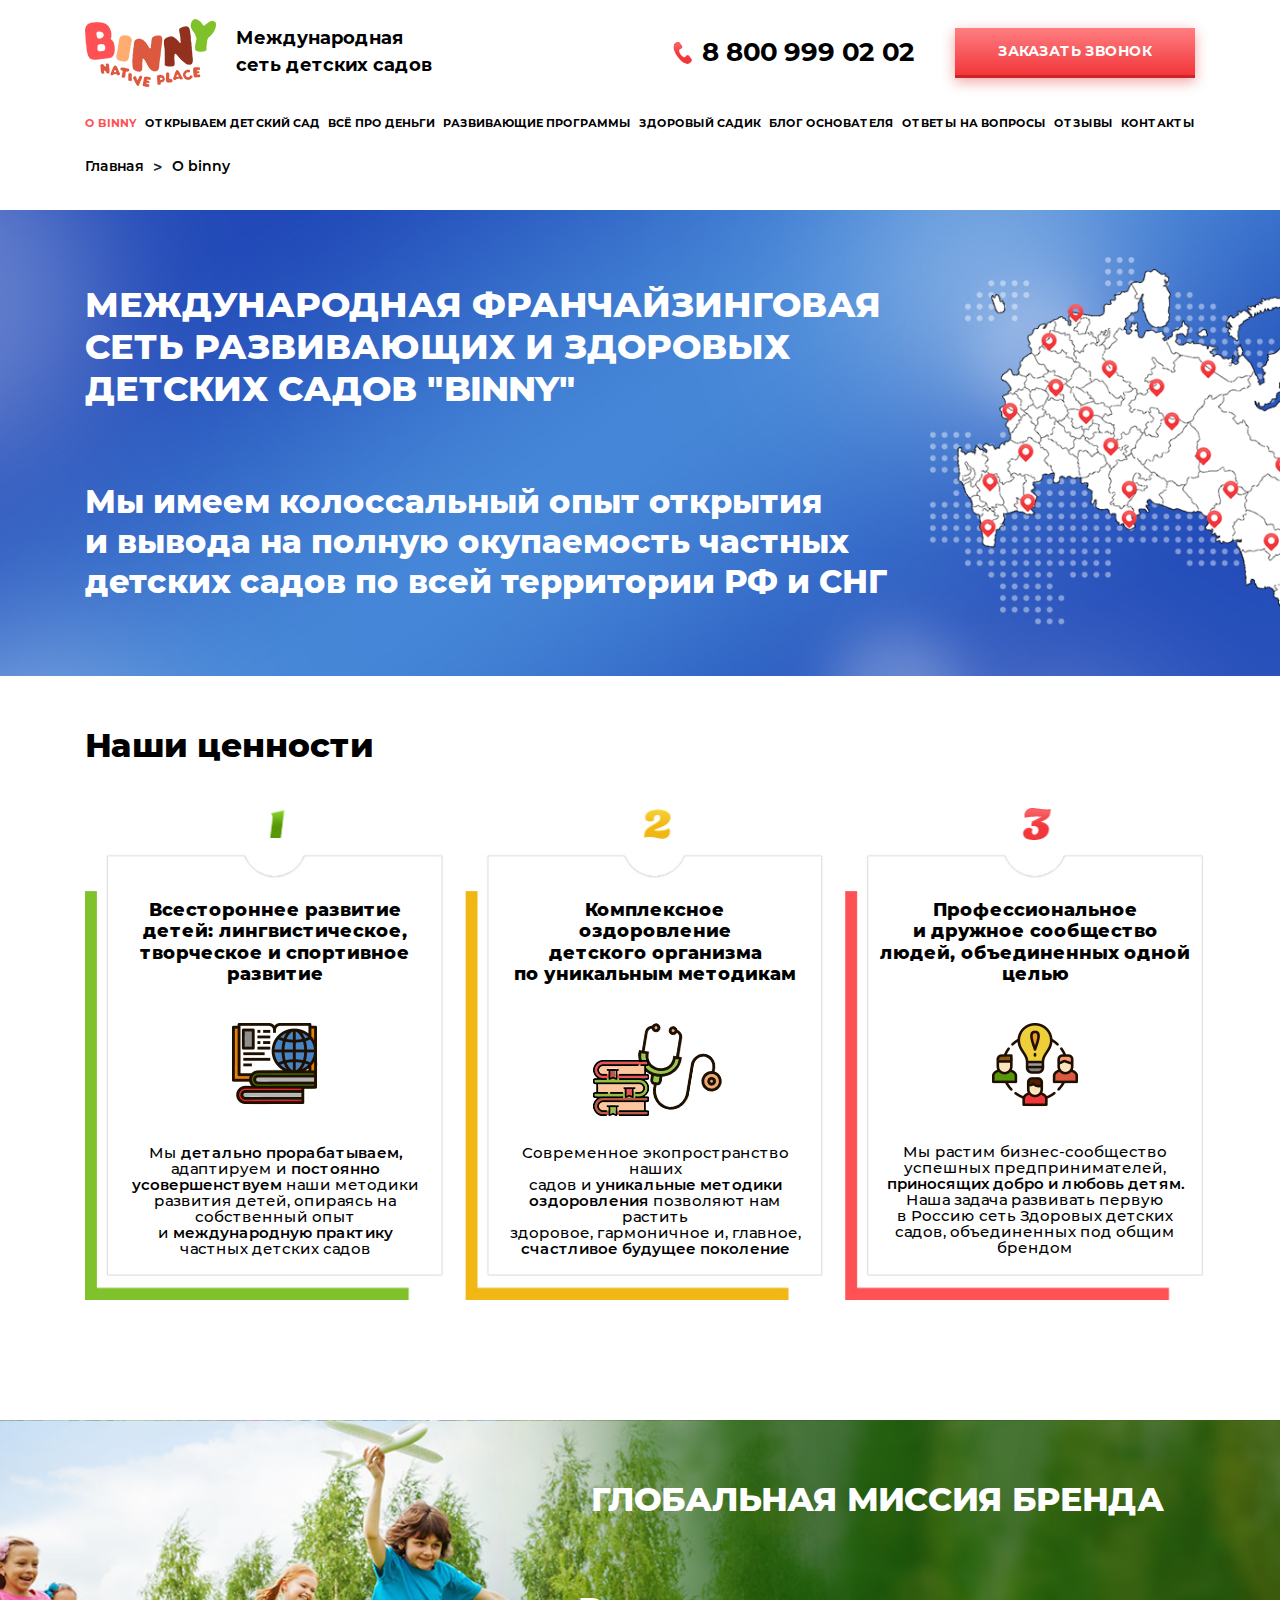
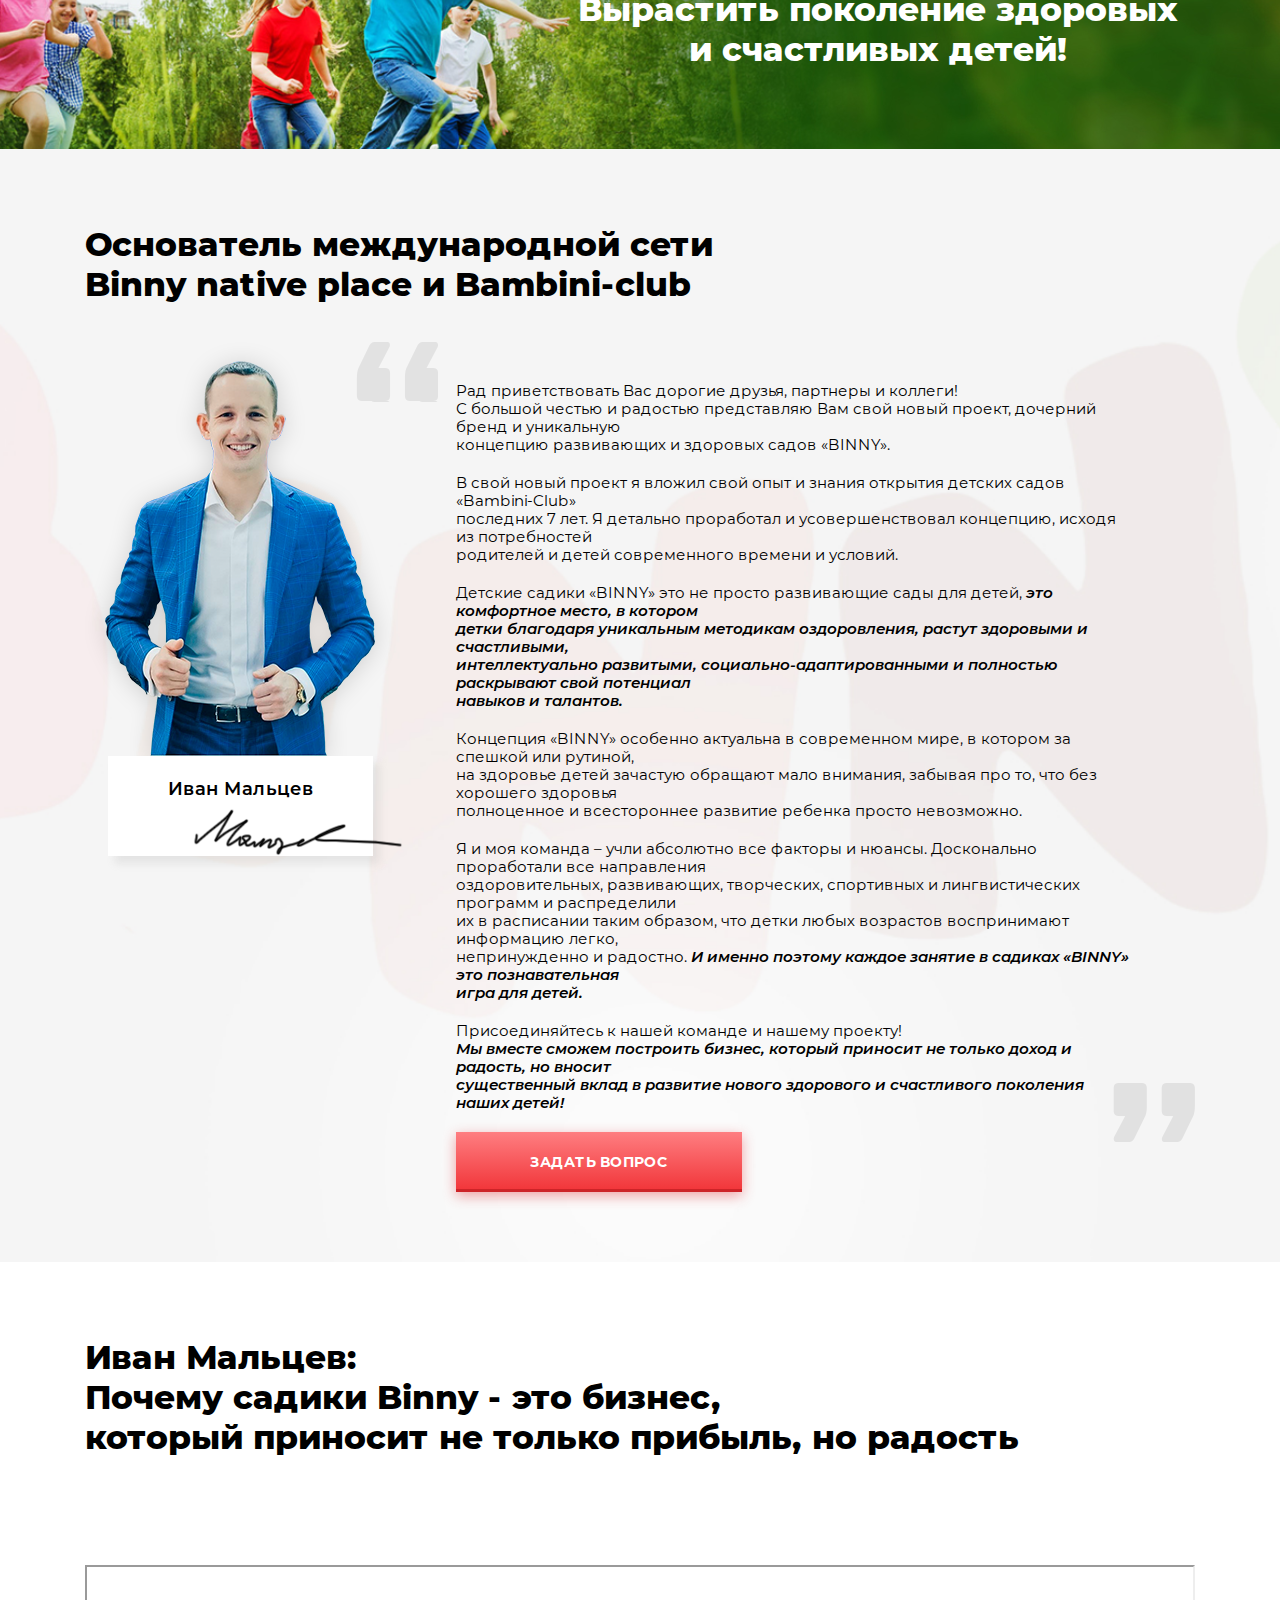
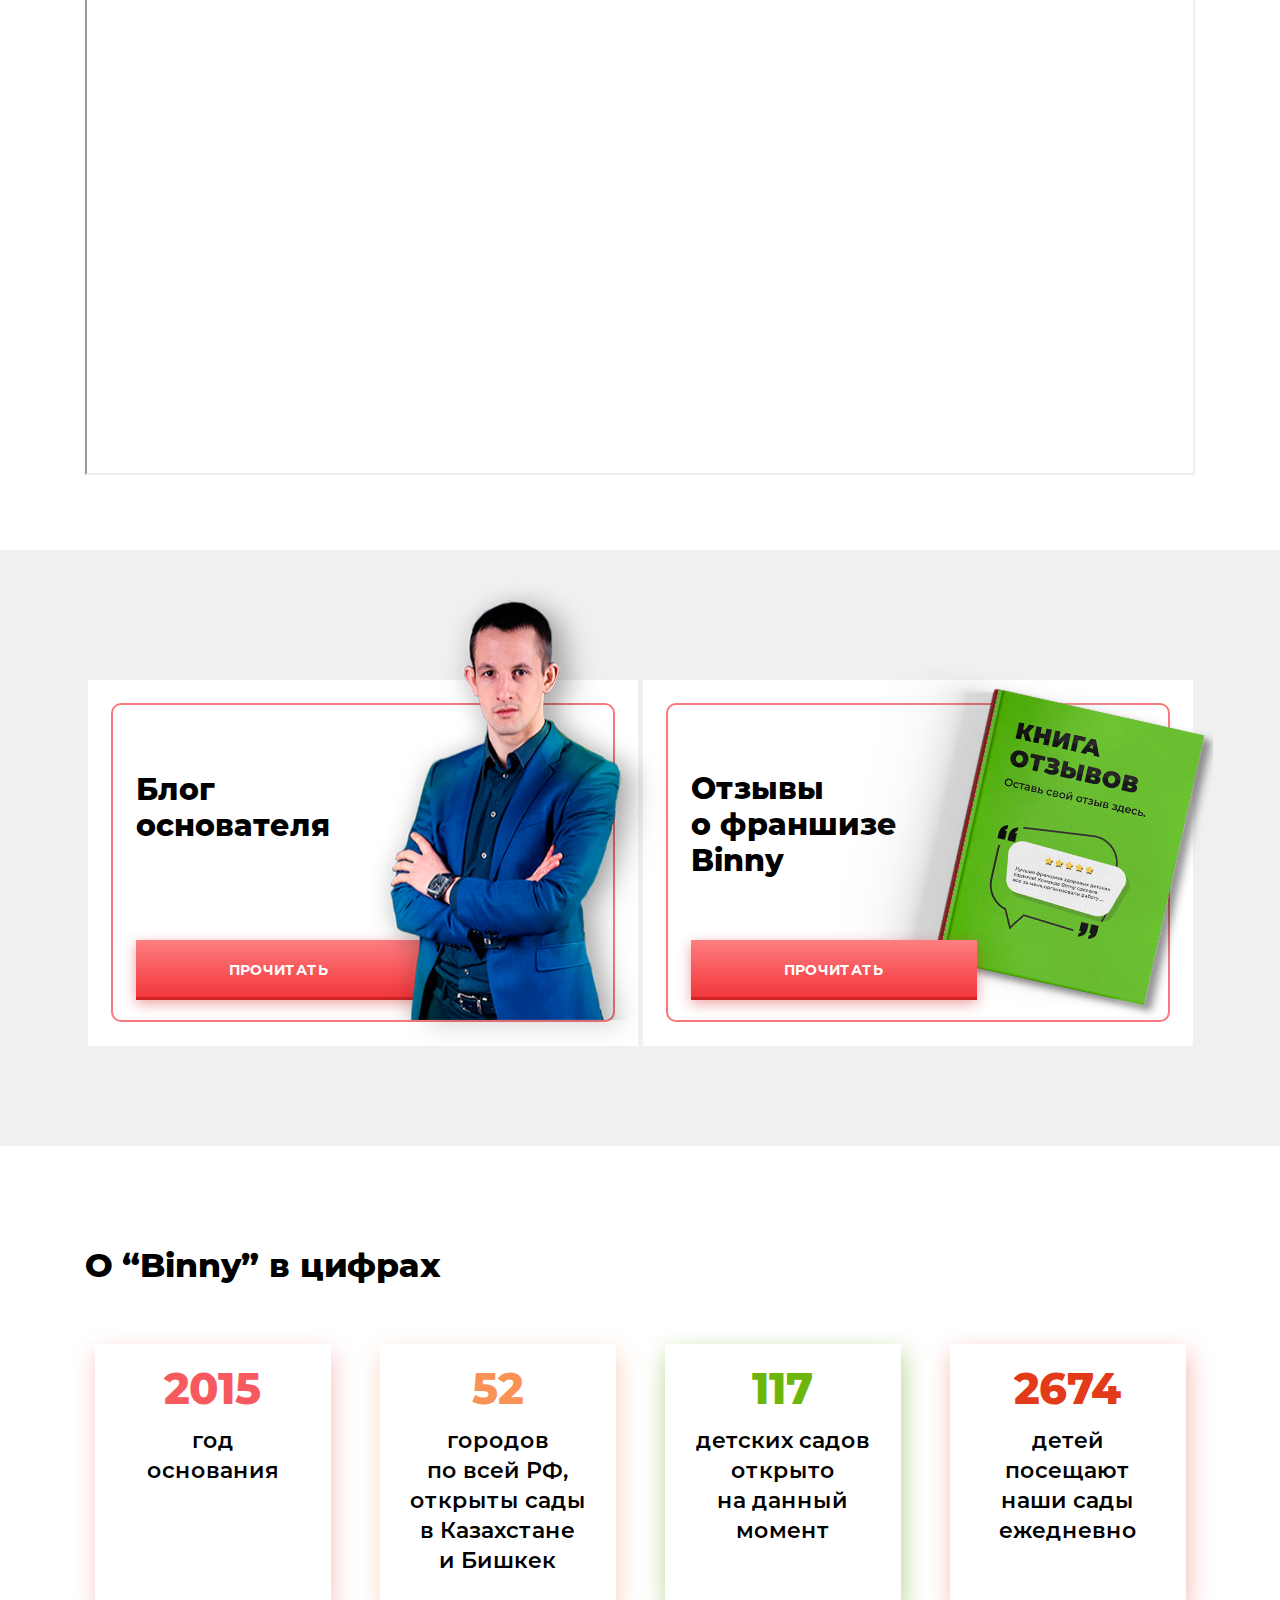
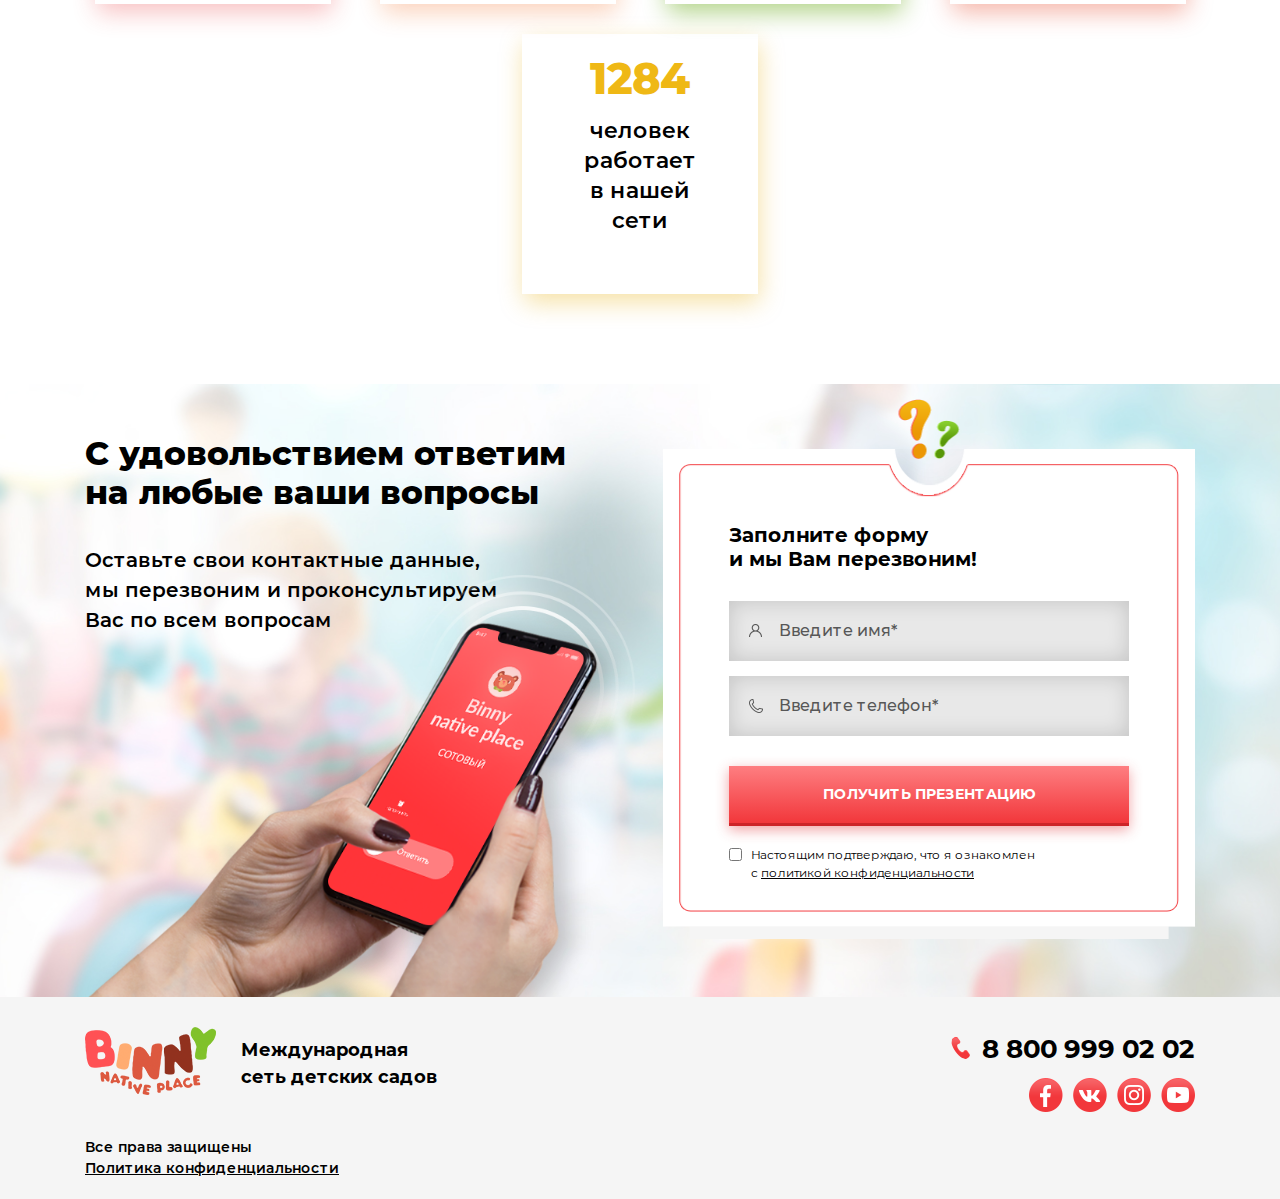
<file: about.html>
<!DOCTYPE html>
<html lang="en">
  <head>
    <meta charset="UTF-8" />
    <meta name="viewport" content="width=device-width, initial-scale=1.0" />
    <meta http-equiv="X-UA-Compatible" content="ie=edge" />
    <title>Document</title>
    <meta name="author" content="Yuriy Zudikhin" />
    <link rel="stylesheet" href="css/bootstrap.min.css" />
    <link rel="stylesheet" href="css/slick.css" />
    <link rel="stylesheet" href="css/slick-lightbox.css" />
    <link rel="stylesheet" href="css/style.css" />
  </head>
  <body>
    <header class="header">
      <div class="container">
        <div class="row">
          <div class="col-12">
            <div class="header__mobile">
              <div class="header__mobile_top">
                <a class="logo" href="#">
                  <img src="img/header/logo.png" alt="" />
                </a>
                <button class="header__nav_btn">
                  <span></span>
                  <span></span>
                  <span></span>
                </button>
              </div>
              <div class="header__mobile_bottom">
                <a class="tel" href="tel:8 800 999 02 02"
                  ><img src="img/header/tel.svg" alt="" />8 800 999 02 02</a
                >
                <button class="call">Заказать звонок</button>
              </div>
            </div>
            <div class="header__desktop">
              <div class="header__desktop_top">
                <div class="left">
                  <a class="logo" href="#">
                    <img src="img/header/logo.png" alt="" />
                  </a>
                  <p>Международная сеть детских садов</p>
                </div>
                <div class="right">
                  <a class="tel" href="tel:8 800 999 02 02"
                    ><img src="img/header/tel.png" alt="" />8 800 999 02 02</a
                  >
                  <button class="call">Заказать звонок</button>
                </div>
              </div>
              <div class="header__desktop_nav">
                <ul>
                  <li class="active"><a href="#">О Binny</a></li>
                  <li><a href="#">Открываем детский сад</a></li>
                  <li><a href="#">Всё про деньги</a></li>
                  <li><a href="#">Развивающие программы</a></li>
                  <li><a href="#">Здоровый садик</a></li>
                  <li><a href="#">Блог основателя</a></li>
                  <li><a href="#">Ответы на вопросы</a></li>
                  <li><a href="#">Отзывы</a></li>
                  <li><a href="#">Контакты</a></li>
                </ul>
              </div>
            </div>
          </div>
        </div>
      </div>
    </header>

    <div class="header__mobile_nav">
      <ul>
        <li><a href="#">О Binny</a></li>
        <li><a href="#">Открываем детский сад</a></li>
        <li><a href="#">Всё про деньги</a></li>
        <li><a href="#">Развивающие программы</a></li>
        <li><a href="#">Здоровый садик</a></li>
        <li><a href="#">Блог основателя</a></li>
        <li><a href="#">Ответы на вопросы</a></li>
        <li><a href="#">Отзывы</a></li>
        <li><a href="#">Контакты</a></li>
      </ul>
    </div>

    <div class="breadcrumbs">
      <div class="container">
        <div class="row">
          <div class="col-12">
            <div class="breadcrumbs__main">
              <ul>
                <li><a href="#">Главная</a></li>
                <span>></span>
                <li><a href="#">О binny</a></li>
              </ul>
            </div>
          </div>
        </div>
      </div>
    </div>

    <section class="network">
      <div class="container">
        <div class="row">
          <div class="col-12">
            <div class="network__main">
              <h1>
                Международная франчайзинговая <br />
                сеть развивающих и здоровых<br />
                детских садов "BINNY"
              </h1>
              <p>
                Мы имеем колоссальный опыт открытия <br />
                и вывода на полную окупаемость частных <br />
                детских садов по всей территории РФ и СНГ
              </p>
            </div>
          </div>
        </div>
      </div>
    </section>

    <section class="difference difference-values">
      <div class="container">
        <div class="row">
          <div class="col-12">
            <div class="difference__main">
              <h2>Наши ценности</h2>
            </div>
          </div>
          <div class="col-12 col-md-6 col-xl-4">
            <div
              class="difference__item difference__item-values difference__item-market difference__item-market-values"
            >
              <img class="background" src="img/values/green.jpg" alt="" />
              <img class="count" src="img/difference/1.png" alt="" />
              <h4>
                Всестороннее развитие <br />
                детей: лингвистическое, <br />
                творческое и спортивное <br />
                развитие
              </h4>
              <img class="icon" src="img/values/book.png" alt="" />
              <p class="description">
                Мы <span>детально прорабатываем, </span> <br />
                адаптируем и
                <span
                  >постоянно <br />
                  усовершенствуем</span
                >
                наши методики <br />
                развития детей, опираясь на <br />
                собственный опыт <br />
                и <span>международную практику</span> <br />
                частных детских садов
              </p>
            </div>
          </div>
          <div class="col-12 col-md-6 col-xl-4">
            <div
              class="difference__item difference__item-values difference__item-work difference__item-work-values"
            >
              <img class="background" src="img/values/yellow.jpg" alt="" />
              <img class="count" src="img/difference/2.png" alt="" />
              <h4>
                Комплексное <br />
                оздоровление <br />
                детского организма <br />
                по уникальным методикам
              </h4>
              <img class="icon" src="img/values/icon2.png" alt="" />
              <p class="description">
                Современное экопространство наших <br />
                садов и <span>уникальные методики</span> <br />
                <span>оздоровления</span> позволяют нам растить <br />
                здоровое, гармоничное и, главное, <br />
                <span>счастливое будущее поколение</span>
              </p>
            </div>
          </div>
          <div class="col-12 col-md-6 offset-md-3 col-xl-4 offset-xl-0">
            <div
              class="difference__item difference__item-values difference__item-prog difference__item-prog-values"
            >
              <img class="background" src="img/values/pink.jpg" alt="" />
              <img class="count" src="img/difference/3.png" alt="" />
              <h4>
                Профессиональное <br />
                и дружное сообщество <br />
                людей, объединенных одной <br />
                целью
              </h4>
              <img class="icon" src="img/values/community.png" alt="" />
              <p class="description">
                Мы растим бизнес-сообщество <br />
                успешных предпринимателей, <br />
                <span>приносящих добро и любовь детям.</span><br />
                Наша задача развивать первую <br />
                в Россию сеть Здоровых детских <br />
                садов, объединенных под общим <br />
                брендом
              </p>
            </div>
          </div>
        </div>
      </div>
    </section>

    <section class="brand">
      <div class="container">
        <div class="row">
          <div class="col-12 col-lg-9 offset-lg-3 col-xl-7 offset-xl-5">
            <div class="brand__main">
              <h2>Глобальная миссия бренда</h2>
              <p>
                Вырастить поколение здоровых <br />
                и счастливых детей!
              </p>
            </div>
          </div>
        </div>
      </div>
    </section>

    <section class="founder founder-open">
      <div class="container">
        <div class="row">
          <div class="col-12">
            <div class="founder__main">
              <h2>
                Основатель международной сети <br />
                Binny native place и Bambini-club
              </h2>
            </div>
          </div>
          <div class="col-12">
            <div class="founder__content">
              <div class="about">
                <img src="img/founder/man.png" alt="" />
                <div class="signature">
                  <span>Иван Мальцев</span>
                  <img src="img/founder/signature.png" alt="" />
                </div>
              </div>
              <div class="text">
                <p>
                  Рад приветствовать Вас дорогие друзья, партнеры и коллеги!
                  <br />
                  С большой честью и радостью представляю Вам свой новый проект,
                  дочерний бренд и уникальную <br />
                  концепцию развивающих и здоровых садов «BINNY».
                </p>
                <p>
                  В свой новый проект я вложил свой опыт и знания открытия
                  детских садов «Bambini-Club» <br />
                  последних 7 лет. Я детально проработал и усовершенствовал
                  концепцию, исходя из потребностей <br />
                  родителей и детей современного времени и условий.
                </p>
                <p>
                  Детские садики «BINNY» это не просто развивающие сады для
                  детей,
                  <span
                    >это комфортное место, в котором <br />
                    детки благодаря уникальным методикам оздоровления, растут
                    здоровыми и счастливыми, <br />
                    интеллектуально развитыми, социально-адаптированными и
                    полностью раскрывают свой потенциал <br />
                    навыков и талантов.
                  </span>
                </p>
                <p>
                  Концепция «BINNY» особенно актуальна в современном мире, в
                  котором за спешкой или рутиной, <br />
                  на здоровье детей зачастую обращают мало внимания, забывая про
                  то, что без хорошего здоровья <br />
                  полноценное и всестороннее развитие ребенка просто невозможно.
                </p>
                <p>
                  Я и моя команда – учли абсолютно все факторы и нюансы.
                  Досконально проработали все направления <br />
                  оздоровительных, развивающих, творческих, спортивных и
                  лингвистических программ и распределили <br />
                  их в расписании таким образом, что детки любых возрастов
                  воспринимают информацию легко, <br />
                  непринужденно и радостно.
                  <span
                    >И именно поэтому каждое занятие в садиках «BINNY» это
                    познавательная <br />
                    игра для детей.
                  </span>
                </p>
                <p>
                  Присоединяйтесь к нашей команде и нашему проекту! <br />
                  <span
                    >Мы вместе сможем построить бизнес, который приносит не
                    только доход и радость, но вносит <br />
                    существенный вклад в развитие нового здорового и счастливого
                    поколения наших детей!
                  </span>
                </p>
                <a class="founder__question" class="#" href="#"
                  >Задать вопрос</a
                >
              </div>
            </div>
          </div>
        </div>
      </div>
    </section>

    <section class="video">
      <div class="container">
        <div class="row">
          <div class="col-12">
            <div class="video__main">
              <h2>
                Иван Мальцев: <br />
                Почему садики Binny - это бизнес, <br />
                который приносит не только прибыль, но радость
              </h2>
            </div>
          </div>
          <div class="col-12">
            <div class="video__content">
              <iframe src="https://www.youtube.com/embed/l6pDOwNeTrg"></iframe>
            </div>
          </div>
        </div>
      </div>
    </section>

    <section class="links">
      <div class="container">
        <div class="row">
          <div class="col-12">
            <div class="links__main">
              <div class="links__main_blog">
                <div class="links__main_blog_content">
                  <h3>
                    Блог <br />
                    основателя
                  </h3>
                  <img src="img/links/photo.png" alt="" />
                  <a href="#">Прочитать</a>
                </div>
              </div>
              <div class="links__main_franchise">
                <div class="links__main_franchise_content">
                  <h3>
                    Отзывы <br />
                    о франшизе <br />
                    Binny
                  </h3>
                  <img src="img/links/book.png" alt="" />
                  <a href="#">Прочитать</a>
                </div>
              </div>
            </div>
          </div>
        </div>
      </div>
    </section>

    <section class="numeral">
      <div class="container">
        <div class="row">
          <div class="col-12">
            <div class="numeral__main">
              <h2>О “Binny” в цифрах</h2>
            </div>
          </div>
          <div class="numeral__content">
            <div class="numeral__content_item numeral__content_item-first">
              <span>2015</span>
              <p>
                год <br />
                основания
              </p>
            </div>
            <div class="numeral__content_item numeral__content_item-second">
              <span>52</span>
              <p>
                городов <br />
                по всей РФ, <br />
                открыты сады <br />
                в Казахстане <br />
                и Бишкек
              </p>
            </div>
            <div class="numeral__content_item numeral__content_item-three">
              <span>117</span>
              <p>
                детских садов <br />
                открыто <br />
                на данный <br />
                момент
              </p>
            </div>
            <div class="numeral__content_item numeral__content_item-four">
              <span>2674</span>
              <p>
                детей <br />
                посещают <br />
                наши сады <br />
                ежедневно
              </p>
            </div>
            <div class="numeral__content_item numeral__content_item-five">
              <span>1284</span>
              <p>
                человек <br />
                работает <br />
                в нашей <br />
                сети
              </p>
            </div>
          </div>
        </div>
      </div>
    </section>

    <section class="question">
      <div class="container">
        <div class="row">
          <div class="col-12">
            <div class="question__main">
              <div class="question__main_text">
                <h2>
                  С удовольствием ответим <br />
                  на любые ваши вопросы
                </h2>
                <p>
                  Оставьте свои контактные данные, <br />
                  мы перезвоним и проконсультируем <br />
                  Вас по всем вопросам
                </p>
                <div class="img">
                  <img src="img/question/tel.png" alt="" />
                </div>
              </div>
              <div class="question__main_form">
                <img class="background" src="img/ramka.png" alt="" />
                <img class="icon" src="img/question/icon.png" alt="" />
                <h3>
                  Заполните форму <br />
                  и мы Вам перезвоним!
                </h3>
                <form action="">
                  <input type="text" placeholder="Введите имя*" />
                  <input type="tel" placeholder="Введите телефон*" />
                  <input type="submit" value="получить презентацию" />
                  <label for="">
                    <input type="checkbox" />
                    <p>
                      Настоящим подтверждаю, что я ознакомлен <br />
                      с
                      <a href="#">политикой конфиденциальности</a>
                    </p>
                  </label>
                </form>
              </div>
            </div>
          </div>
        </div>
      </div>
    </section>

    <footer class="footer">
      <div class="container">
        <div class="row">
          <div class="col-12">
            <div class="footer__main">
              <div class="left">
                <div class="footer__logo">
                  <a href="#"><img src="img/header/logo.png" alt="" /></a>
                  <p>Международная сеть детских садов</p>
                </div>
                <div class="footer__confidentiality">
                  <span>Все права защищены</span>
                  <a href="#">Политика конфиденциальности</a>
                </div>
              </div>
              <div class="right">
                <a class="right__tel" href="tel:8 800 999 02 02"
                  ><img src="img/header/tel.png" alt="" /> 8 800 999 02 02</a
                >
                <ul>
                  <li>
                    <a href="#"><img src="img/footer/fb.png" alt="" /></a>
                  </li>
                  <li>
                    <a href="#"><img src="img/footer/vk.png" alt="" /></a>
                  </li>
                  <li>
                    <a href="#"><img src="img/footer/insta.png" alt="" /></a>
                  </li>
                  <li>
                    <a href="#"><img src="img/footer/youtube.png" alt="" /></a>
                  </li>
                </ul>
              </div>
            </div>
          </div>
        </div>
      </div>
    </footer>

    <div class="header__fake-modal"></div>
    <script src="js/jquery-3.5.1.min.js"></script>
    <script src="js/slick.min.js"></script>
    <script src="js/slick-lightbox.js"></script>
    <script src="js/main.js"></script>
  </body>
</html>
</file>
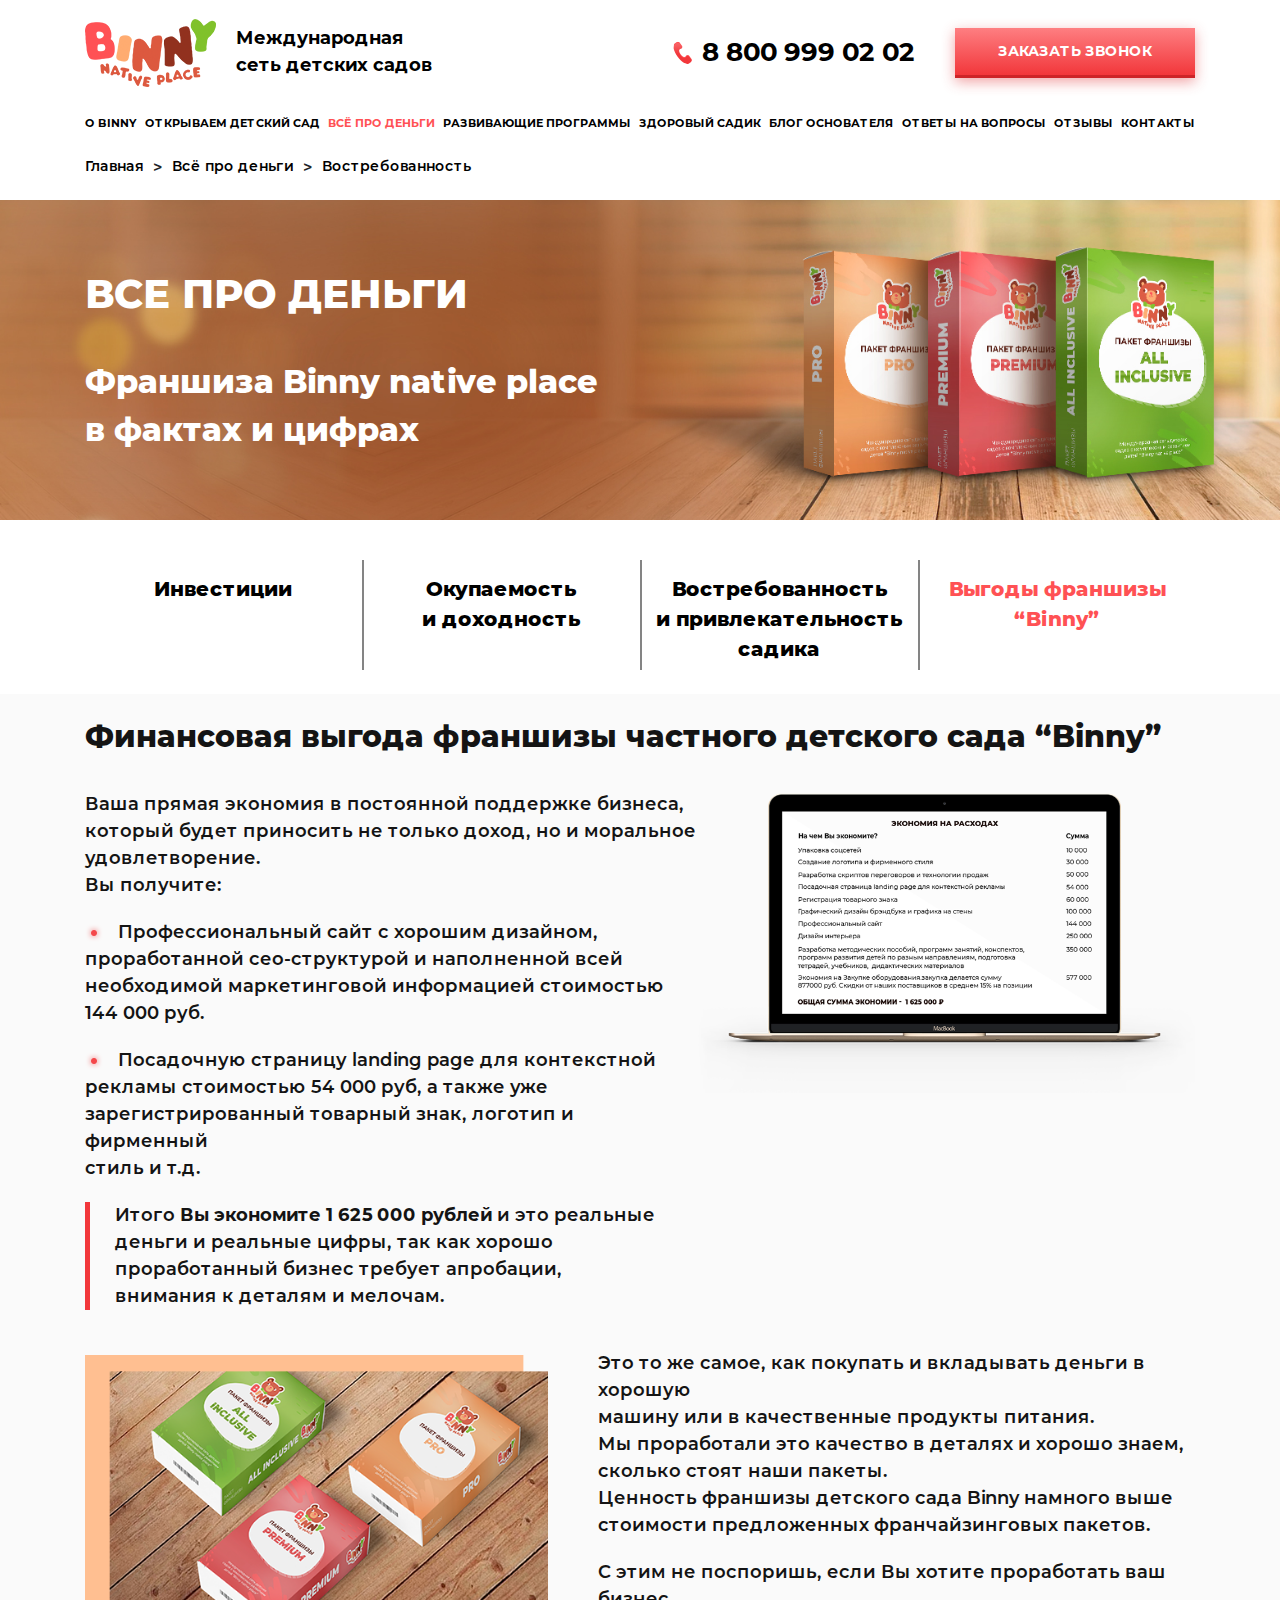
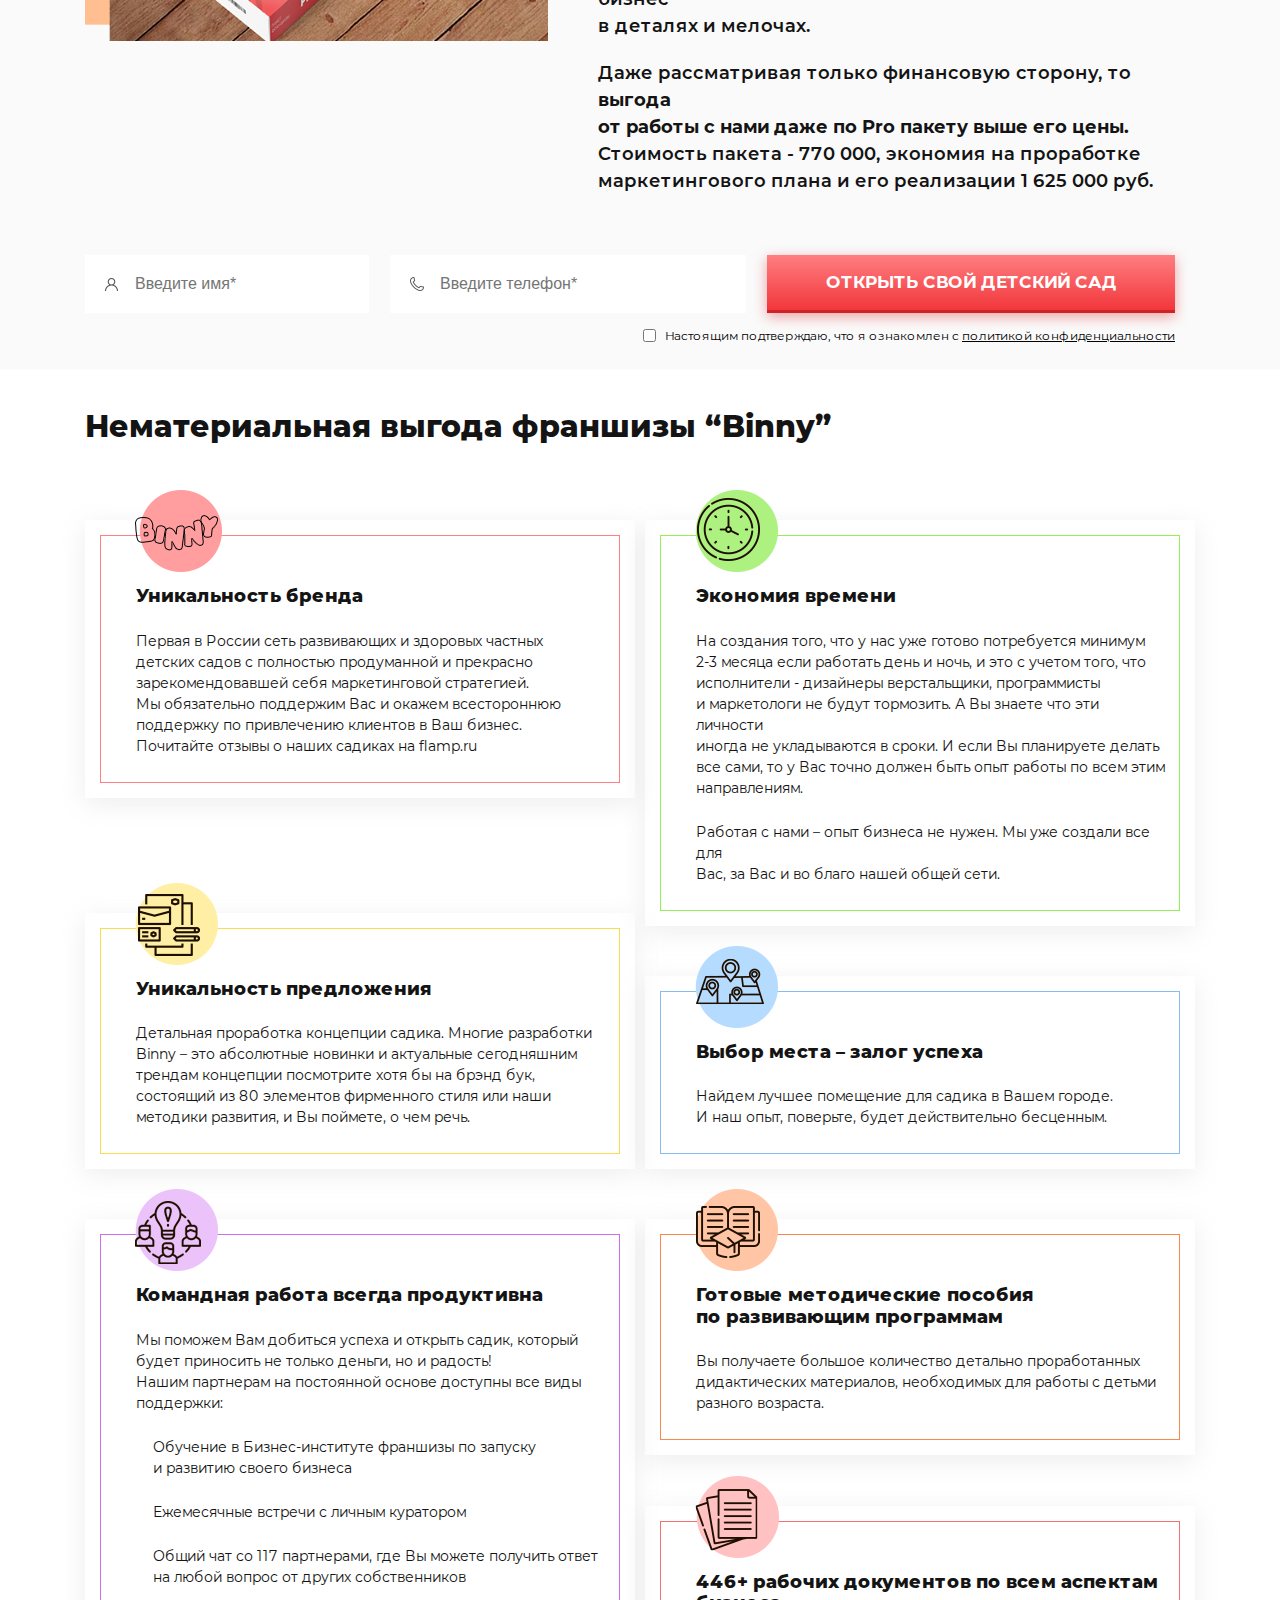
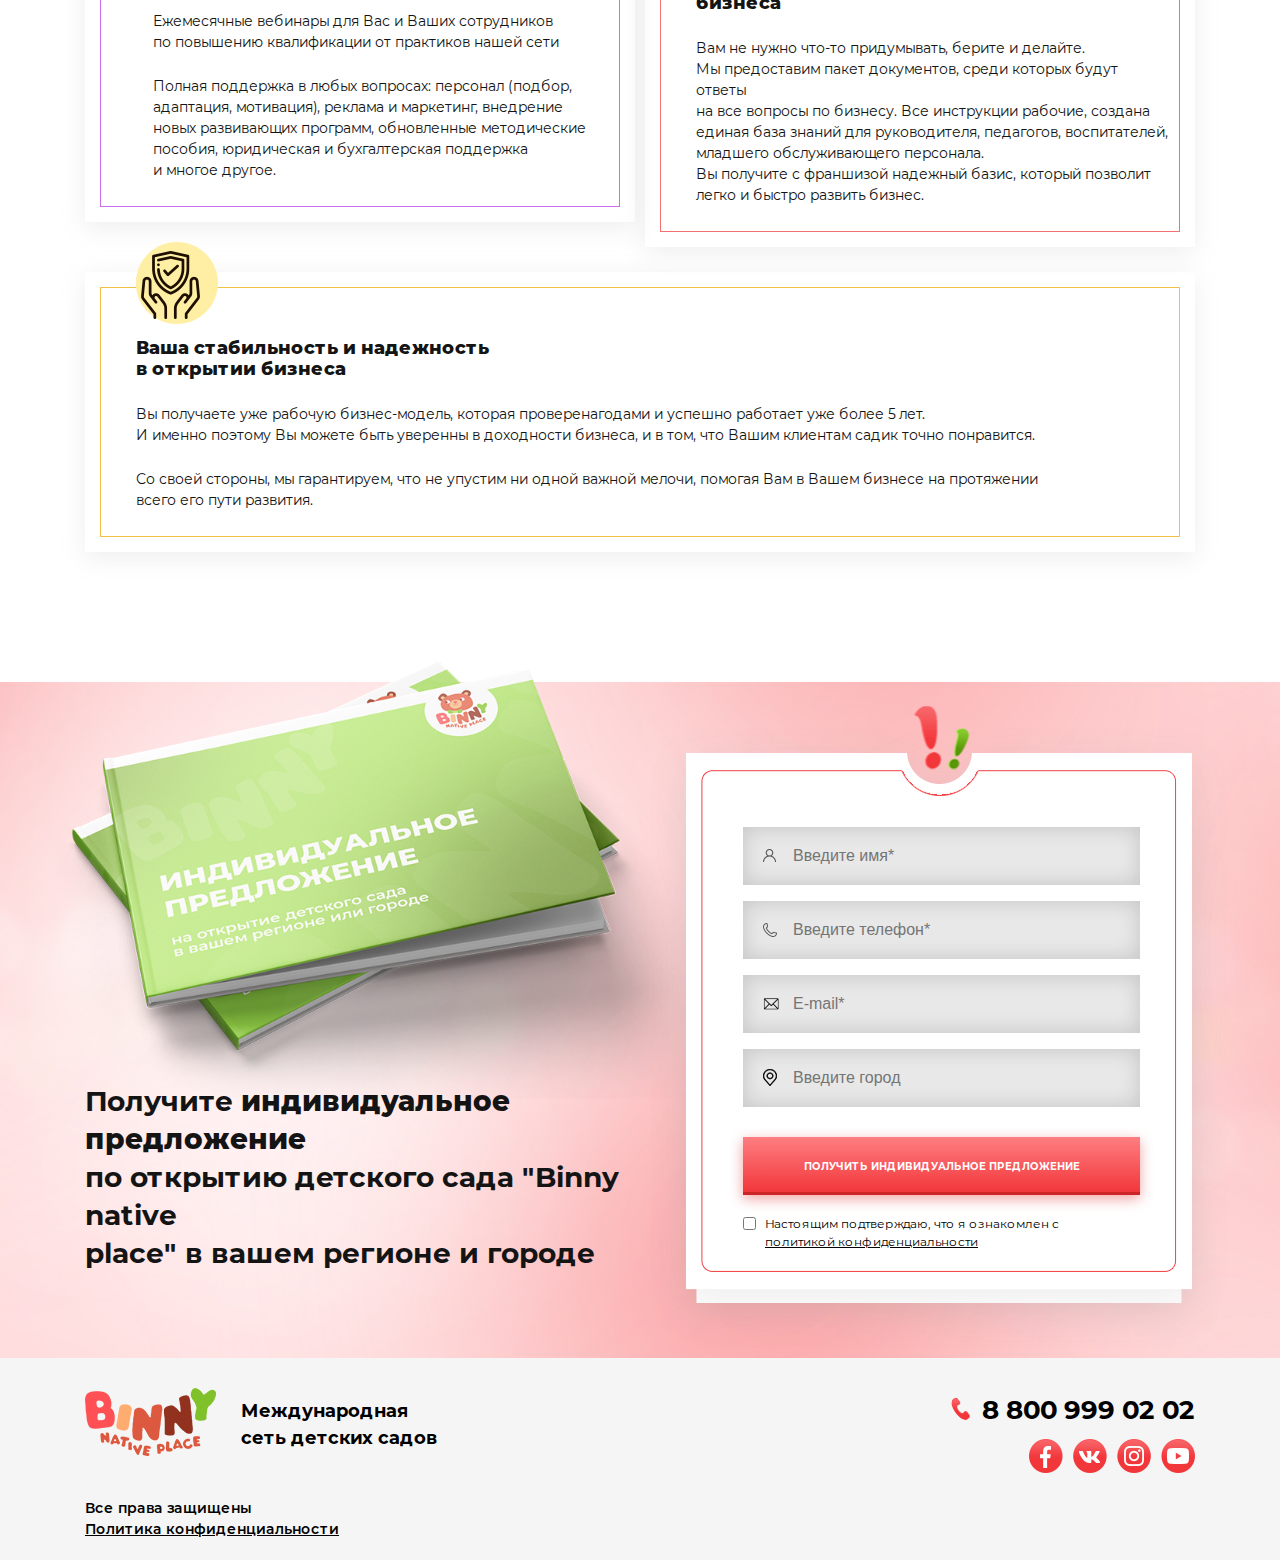
<file: benefit.html>
<!DOCTYPE html>
<html lang="en">
  <head>
    <meta charset="UTF-8" />
    <meta name="viewport" content="width=device-width, initial-scale=1.0" />
    <meta http-equiv="X-UA-Compatible" content="ie=edge" />
    <title>Document</title>
    <meta name="author" content="Yuriy Zudikhin" />
    <link rel="stylesheet" href="css/bootstrap.min.css" />
    <link rel="stylesheet" href="css/slick.css" />
    <link rel="stylesheet" href="css/style.css" />
  </head>
  <body>
    <header class="header">
      <div class="container">
        <div class="row">
          <div class="col-12">
            <div class="header__mobile">
              <div class="header__mobile_top">
                <a class="logo" href="#">
                  <img src="img/header/logo.png" alt="" />
                </a>
                <button class="header__nav_btn">
                  <span></span>
                  <span></span>
                  <span></span>
                </button>
              </div>
              <div class="header__mobile_bottom">
                <a class="tel" href="tel:8 800 999 02 02"
                  ><img src="img/header/tel.png" alt="" />8 800 999 02 02</a
                >
                <button class="call">Заказать звонок</button>
              </div>
            </div>
            <div class="header__desktop">
              <div class="header__desktop_top">
                <div class="left">
                  <a class="logo" href="#">
                    <img src="img/header/logo.png" alt="" />
                  </a>
                  <p>Международная сеть детских садов</p>
                </div>
                <div class="right">
                  <a class="tel" href="tel:8 800 999 02 02"
                    ><img src="img/header/tel.png" alt="" />8 800 999 02 02</a
                  >
                  <button class="call">Заказать звонок</button>
                </div>
              </div>
              <div class="header__desktop_nav">
                <ul>
                  <li><a href="#">О Binny</a></li>
                  <li><a href="#">Открываем детский сад</a></li>
                  <li class="active"><a href="#">Всё про деньги</a></li>
                  <li><a href="#">Развивающие программы</a></li>
                  <li><a href="#">Здоровый садик</a></li>
                  <li><a href="#">Блог основателя</a></li>
                  <li><a href="#">Ответы на вопросы</a></li>
                  <li><a href="#">Отзывы</a></li>
                  <li><a href="#">Контакты</a></li>
                </ul>
              </div>
            </div>
          </div>
        </div>
      </div>
    </header>

    <div class="header__mobile_nav">
      <ul>
        <li><a href="#">О Binny</a></li>
        <li><a href="#">Открываем детский сад</a></li>
        <li><a href="#">Всё про деньги</a></li>
        <li><a href="#">Развивающие программы</a></li>
        <li><a href="#">Здоровый садик</a></li>
        <li><a href="#">Блог основателя</a></li>
        <li><a href="#">Ответы на вопросы</a></li>
        <li><a href="#">Отзывы</a></li>
        <li><a href="#">Контакты</a></li>
      </ul>
    </div>

    <div class="breadcrumbs">
      <div class="container">
        <div class="row">
          <div class="col-12">
            <div class="breadcrumbs__main">
              <ul>
                <li><a href="#">Главная</a></li>
                <span>></span>
                <li><a href="#">Всё про деньги</a></li>
                <span>></span>
                <li><a href="#">Востребованность</a></li>
              </ul>
            </div>
          </div>
        </div>
      </div>
    </div>

    <section class="investments__main">
      <div class="container">
        <div class="row">
          <div class="col-12">
            <div class="investments__main_content">
              <h2>ВСЕ ПРО ДЕНЬГИ</h2>
              <p>
                Франшиза Binny native place <br />
                в фактах и цифрах
              </p>
            </div>
          </div>
        </div>
      </div>
    </section>

    <div class="money">
      <div class="container">
        <div class="row">
          <div class="col-12">
            <div class="money__main">
              <div class="item">
                <a href="#">Инвестиции</a>
              </div>
              <div class="item">
                <a href="#"
                  >Окупаемость <br />
                  и доходность</a
                >
              </div>
              <div class="item">
                <a href="#"
                  >Востребованность <br />
                  и привлекательность <br />
                  садика</a
                >
              </div>
              <div class="item">
                <a class="active" href="#"
                  >Выгоды франшизы <br />
                  “Binny”</a
                >
              </div>
            </div>
          </div>
        </div>
      </div>
    </div>

    <section class="finance__benefit">
      <div class="container">
        <div class="row">
          <div class="col-12">
            <h2>Финансовая выгода франшизы частного детского сада “Binny”</h2>
          </div>
          <div class="col-12">
            <div class="finance__benefit_main">
              <div class="item_one">
                <div class="text">
                  <p class="text__default">
                    Ваша прямая экономия в постоянной поддержке бизнеса, <br />
                    который будет приносить не только доход, но и моральное
                    <br />
                    удовлетворение. <br />
                    Вы получите:
                  </p>
                  <ul>
                    <li>
                      <img
                        src="img/finance__benefit/bullet.png"
                        alt=""
                      />Профессиональный сайт с хорошим дизайном, <br />
                      проработанной сео-структурой и наполненной всей <br />
                      необходимой маркетинговой информацией стоимостью <br />
                      144 000 руб.
                    </li>
                    <li>
                      <img
                        src="img/finance__benefit/bullet.png"
                        alt=""
                      />Посадочную страницу landing page для контекстной <br />
                      рекламы стоимостью 54 000 руб, а также уже <br />
                      зарегистрированный товарный знак, логотип и фирменный
                      <br />
                      стиль и т.д.
                    </li>
                  </ul>
                  <p class="text__red">
                    Итого <b>Вы экономите 1 625 000 рублей</b> и это реальные
                    <br />
                    деньги и реальные цифры, так как хорошо <br />
                    проработанный бизнес требует апробации, <br />
                    внимания к деталям и мелочам.
                  </p>
                </div>
                <div class="img">
                  <img src="img/finance__benefit/macbook.png" alt="" />
                </div>
              </div>
              <div class="item_two">
                <div class="text">
                  <p>
                    Это то же самое, как покупать и вкладывать деньги в хорошую
                    <br />
                    машину или в качественные продукты питания. <br />
                    Мы проработали это качество в деталях и хорошо знаем, <br />
                    сколько стоят наши пакеты. <br />
                    Ценность франшизы детского сада Binny намного выше <br />
                    стоимости предложенных франчайзинговых пакетов.
                  </p>
                  <p>
                    С этим не поспоришь, если Вы хотите проработать ваш бизнес
                    <br />
                    в деталях и мелочах.
                  </p>
                  <p>
                    Даже рассматривая только финансовую сторону, то
                    <b
                      >выгода <br />
                      от работы с нами даже по Pro пакету выше его цены.</b
                    >
                    <br />
                    Стоимость пакета - 770 000, экономия на проработке <br />
                    маркетингового плана и его реализации 1 625 000 руб.
                  </p>
                </div>
                <div class="img">
                  <img src="img/finance__benefit/photo.png" alt="" />
                </div>
              </div>
            </div>
          </div>
          <div class="col-12">
            <div class="benefit__form">
              <form action="">
                <p>
                  <span>
                    <input type="text" placeholder="Введите имя*" />
                  </span>
                  <span>
                    <input type="tel" placeholder="Введите телефон*" />
                  </span>
                  <input type="submit" value="открыть свой детский сад" />
                  <label for="">
                    <input type="checkbox" />
                    <span
                      >Настоящим подтверждаю, что я ознакомлен с
                      <a href="#">политикой конфиденциальности</a>
                    </span>
                  </label>
                </p>
              </form>
            </div>
          </div>
        </div>
      </div>
    </section>

    <section class="intangible">
      <div class="container">
        <div class="row">
          <div class="col-12">
            <h2>Нематериальная выгода франшизы “Binny”</h2>
          </div>
          <div class="col-12">
            <div class="intangible__main">
              <div class="intangible__main_item intangible__main_item-unique">
                <div class="content">
                  <img src="img/intangible/brand.png" alt="" />
                  <h4>Уникальность бренда</h4>
                  <p>
                    Первая в России сеть развивающих и здоровых частных <br />
                    детских садов с полностью продуманной и прекрасно <br />
                    зарекомендовавшей себя маркетинговой стратегией. <br />
                    Мы обязательно поддержим Вас и окажем всестороннюю <br />
                    поддержку по привлечению клиентов в Ваш бизнес. <br />
                    Почитайте отзывы о наших садиках на
                    <a href="flamp.ru">flamp.ru</a>
                  </p>
                </div>
              </div>

              <div class="intangible__main_item intangible__main_item-economic">
                <div class="content">
                  <img src="img/intangible/oclock.png" alt="" />
                  <h4>Экономия времени</h4>
                  <p>
                    На создания того, что у нас уже готово потребуется минимум
                    <br />
                    2-3 месяца если работать день и ночь, и это с учетом того,
                    что <br />
                    исполнители - дизайнеры верстальщики, программисты <br />
                    и маркетологи не будут тормозить. А Вы знаете что эти
                    личности <br />
                    иногда не укладываются в сроки. И если Вы планируете делать
                    <br />
                    все сами, то у Вас точно должен быть опыт работы по всем
                    этим <br />
                    направлениям.
                  </p>
                  <p>
                    Работая с нами – опыт бизнеса не нужен. Мы уже создали все
                    для <br />
                    Вас, за Вас и во благо нашей общей сети.
                  </p>
                </div>
              </div>

              <div class="intangible__main_item intangible__main_item-pred">
                <div class="content">
                  <img src="img/intangible/pred.png" alt="" />
                  <h4>Уникальность предложения</h4>
                  <p>
                    Детальная проработка концепции садика. Многие разработки
                    <br />
                    Binny – это абсолютные новинки и актуальные сегодняшним
                    <br />
                    трендам концепции посмотрите хотя бы на брэнд бук, <br />
                    состоящий из 80 элементов фирменного стиля или наши <br />
                    методики развития, и Вы поймете, о чем речь.
                  </p>
                </div>
              </div>

              <div class="intangible__main_item intangible__main_item-geo">
                <div class="content">
                  <img src="img/intangible/geo.png" alt="" />
                  <h4>Выбор места – залог успеха</h4>
                  <p>
                    Найдем лучшее помещение для садика в Вашем городе. <br />
                    И наш опыт, поверьте, будет действительно бесценным.
                  </p>
                </div>
              </div>

              <div class="intangible__main_item intangible__main_item-team">
                <div class="content">
                  <img src="img/intangible/team.png" alt="" />
                  <h4>Командная работа всегда продуктивна</h4>
                  <p>
                    Мы поможем Вам добиться успеха и открыть садик, который
                    <br />
                    будет приносить не только деньги, но и радость! <br />
                    Нашим партнерам на постоянной основе доступны все виды
                    <br />
                    поддержки:
                  </p>
                  <p class="margin">
                    Обучение в Бизнес-институте франшизы по запуску <br />
                    и развитию своего бизнеса
                  </p>
                  <p class="margin">
                    Ежемесячные встречи с личным куратором
                  </p>

                  <p class="margin">
                    Общий чат со 117 партнерами, где Вы можете получить ответ на
                    любой вопрос от других собственников
                  </p>

                  <p class="margin">
                    Ежемесячные вебинары для Вас и Ваших сотрудников <br />
                    по повышению квалификации от практиков нашей сети
                  </p>

                  <p class="margin">
                    Полная поддержка в любых вопросах: персонал (подбор, <br />
                    адаптация, мотивация), реклама и маркетинг, внедрение <br />
                    новых развивающих программ, обновленные методические <br />
                    пособия, юридическая и бухгалтерская поддержка <br />
                    и многое другое.
                  </p>
                </div>
              </div>

              <div class="intangible__main_item intangible__main_item-method">
                <div class="content">
                  <img src="img/intangible/method.png" alt="" />
                  <h4>
                    Готовые методические пособия <br />
                    по развивающим программам
                  </h4>
                  <p>
                    Вы получаете большое количество детально проработанных
                    дидактических материалов, необходимых для работы с детьми
                    разного возраста.
                  </p>
                </div>
              </div>

              <div class="intangible__main_item intangible__main_item-document">
                <div class="content">
                  <img src="img/intangible/document.png" alt="" />
                  <h4>446+ рабочих документов по всем аспектам бизнеса</h4>
                  <p>
                    Вам не нужно что-то придумывать, берите и делайте. <br />
                    Мы предоставим пакет документов, среди которых будут ответы
                    <br />
                    на все вопросы по бизнесу. Все инструкции рабочие, создана
                    <br />
                    единая база знаний для руководителя, педагогов,
                    воспитателей, <br />
                    младшего обслуживающего персонала. <br />
                    Вы получите с франшизой надежный базис, который позволит
                    <br />
                    легко и быстро развить бизнес.
                  </p>
                </div>
              </div>

              <div class="intangible__main_item intangible__main_item-warranty">
                <div class="content">
                  <img src="img/intangible/warranty.png" alt="" />
                  <h4>
                    Ваша стабильность и надежность <br />
                    в открытии бизнеса
                  </h4>
                  <p>
                    Вы получаете уже рабочую бизнес-модель, которая
                    проверенагодами и успешно работает уже более 5 лет. <br />
                    И именно поэтому Вы можете быть уверенны в доходности
                    бизнеса, и в том, что Вашим клиентам садик точно понравится.
                  </p>
                  <p>
                    Со своей стороны, мы гарантируем, что не упустим ни одной
                    важной мелочи, помогая Вам в Вашем бизнесе на протяжении
                    <br />
                    всего его пути развития.
                  </p>
                </div>
              </div>
            </div>
          </div>
        </div>
      </div>
    </section>

    <section class="individual">
      <div class="container">
        <div class="row">
          <div class="col-12">
            <div class="individual__main">
              <div class="text">
                <div class="img">
                  <img src="img/individual/book.png" alt="" />
                </div>
                <p class="description">
                  Получите <b>индивидуальное предложение</b> <br />
                  по открытию детского сада "Binny native <br />
                  place" в вашем регионе и городе
                </p>
              </div>
              <div class="form">
                <img class="background" src="img/individual/ramka.png" alt="" />
                <img class="znak" src="img/individual/icon.png" alt="" />

                <form action="">
                  <p>
                    <span>
                      <input
                        type="text"
                        name="name"
                        placeholder="Введите имя*"
                      />
                    </span>
                    <span>
                      <input
                        type="tel"
                        name="tel"
                        placeholder="Введите телефон*"
                      />
                    </span>
                    <span>
                      <input type="email" name="email" placeholder="E-mail*" />
                    </span>
                    <span>
                      <input
                        type="text"
                        name="city"
                        placeholder="Введите город"
                      />
                    </span>
                    <input
                      type="submit"
                      value="получить индивидуальное предложение"
                    />
                    <label for=""
                      ><input type="checkbox" /><span
                        >Настоящим подтверждаю, что я ознакомлен с <br />
                        <a href="#">политикой конфиденциальности</a></span
                      ></label
                    >
                  </p>
                </form>
              </div>
            </div>
          </div>
        </div>
      </div>
    </section>

    <footer class="footer">
      <div class="container">
        <div class="row">
          <div class="col-12">
            <div class="footer__main">
              <div class="left">
                <div class="footer__logo">
                  <a href="#"><img src="img/header/logo.png" alt="" /></a>
                  <p>Международная сеть детских садов</p>
                </div>
                <div class="footer__confidentiality">
                  <span>Все права защищены</span>
                  <a href="#">Политика конфиденциальности</a>
                </div>
              </div>
              <div class="right">
                <a class="right__tel" href="tel:8 800 999 02 02"
                  ><img src="img/header/tel.png" alt="" /> 8 800 999 02 02</a
                >
                <ul>
                  <li>
                    <a href="#"><img src="img/footer/fb.png" alt="" /></a>
                  </li>
                  <li>
                    <a href="#"><img src="img/footer/vk.png" alt="" /></a>
                  </li>
                  <li>
                    <a href="#"><img src="img/footer/insta.png" alt="" /></a>
                  </li>
                  <li>
                    <a href="#"><img src="img/footer/youtube.png" alt="" /></a>
                  </li>
                </ul>
              </div>
            </div>
          </div>
        </div>
      </div>
    </footer>

    <div class="header__fake-modal"></div>
    <script src="js/jquery-3.5.1.min.js"></script>
    <script src="js/slick.min.js"></script>
    <script src="js/main.js"></script>
  </body>
</html>
</file>
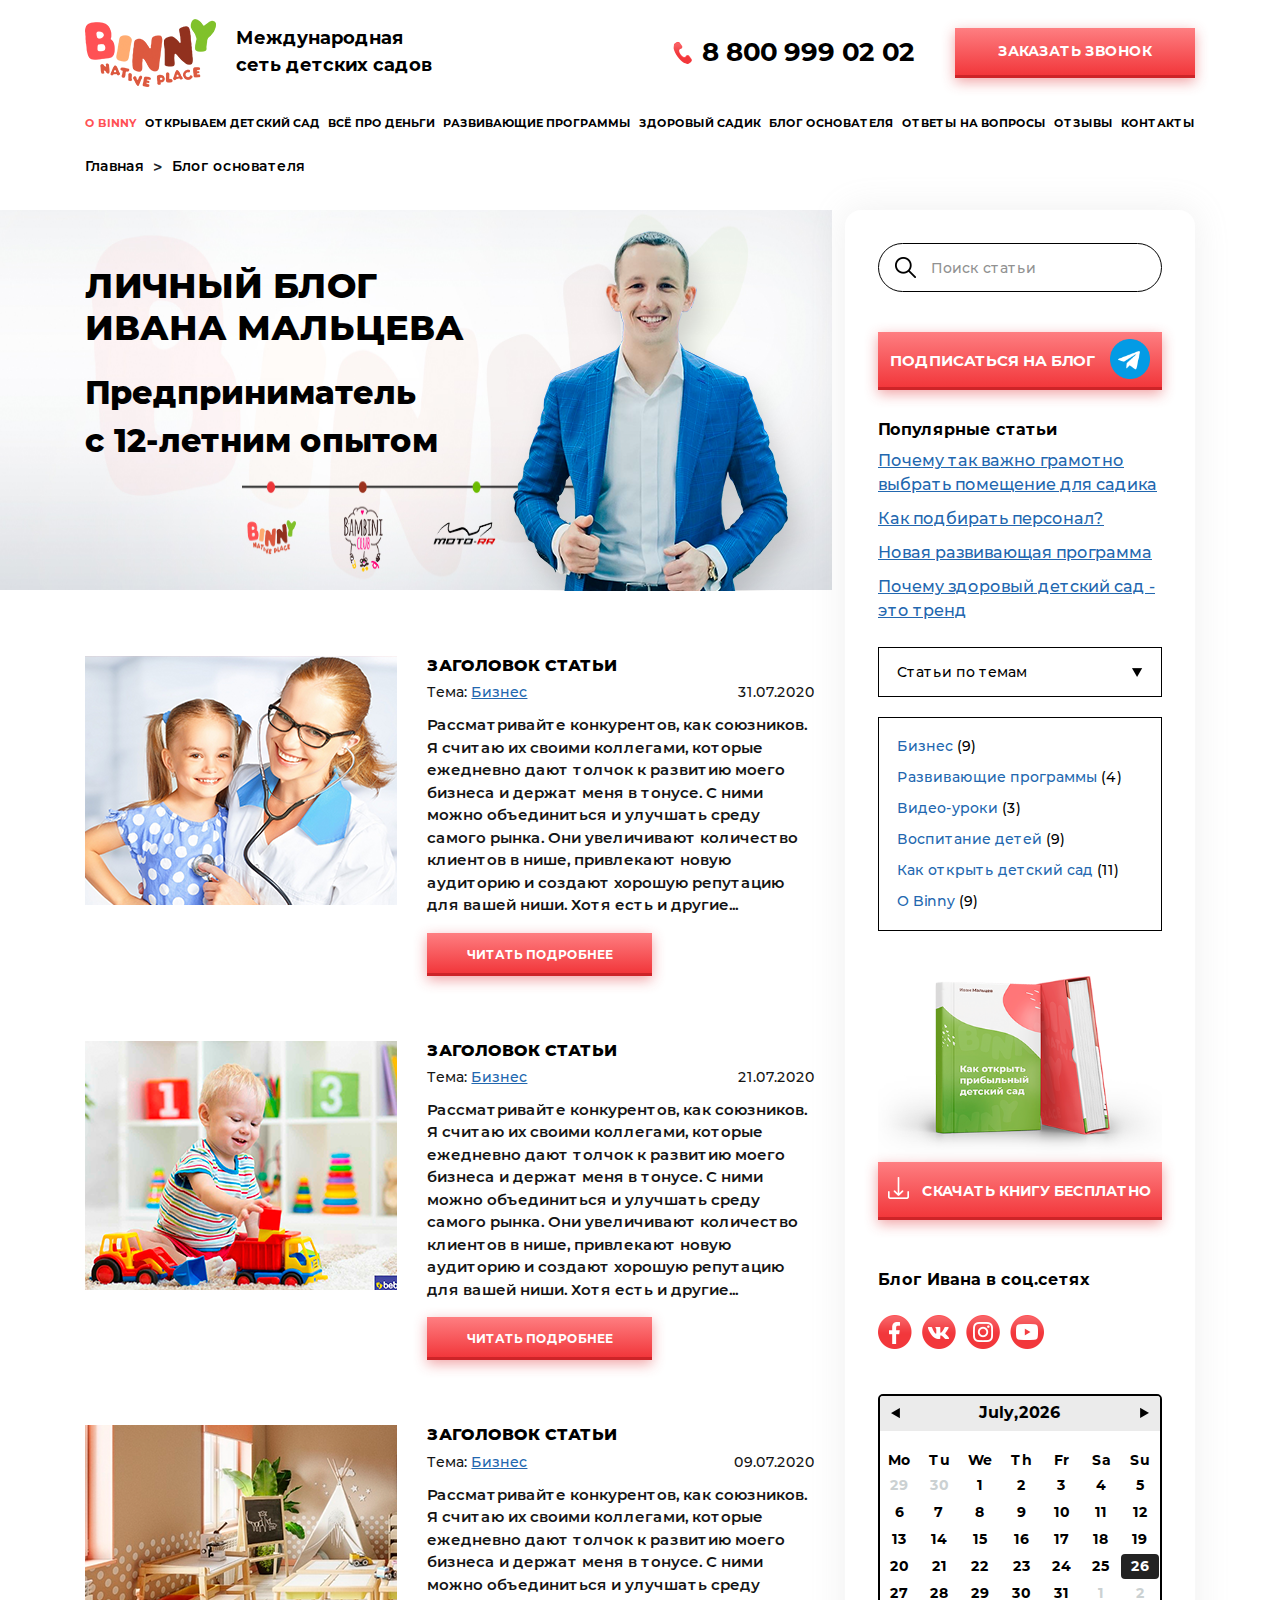
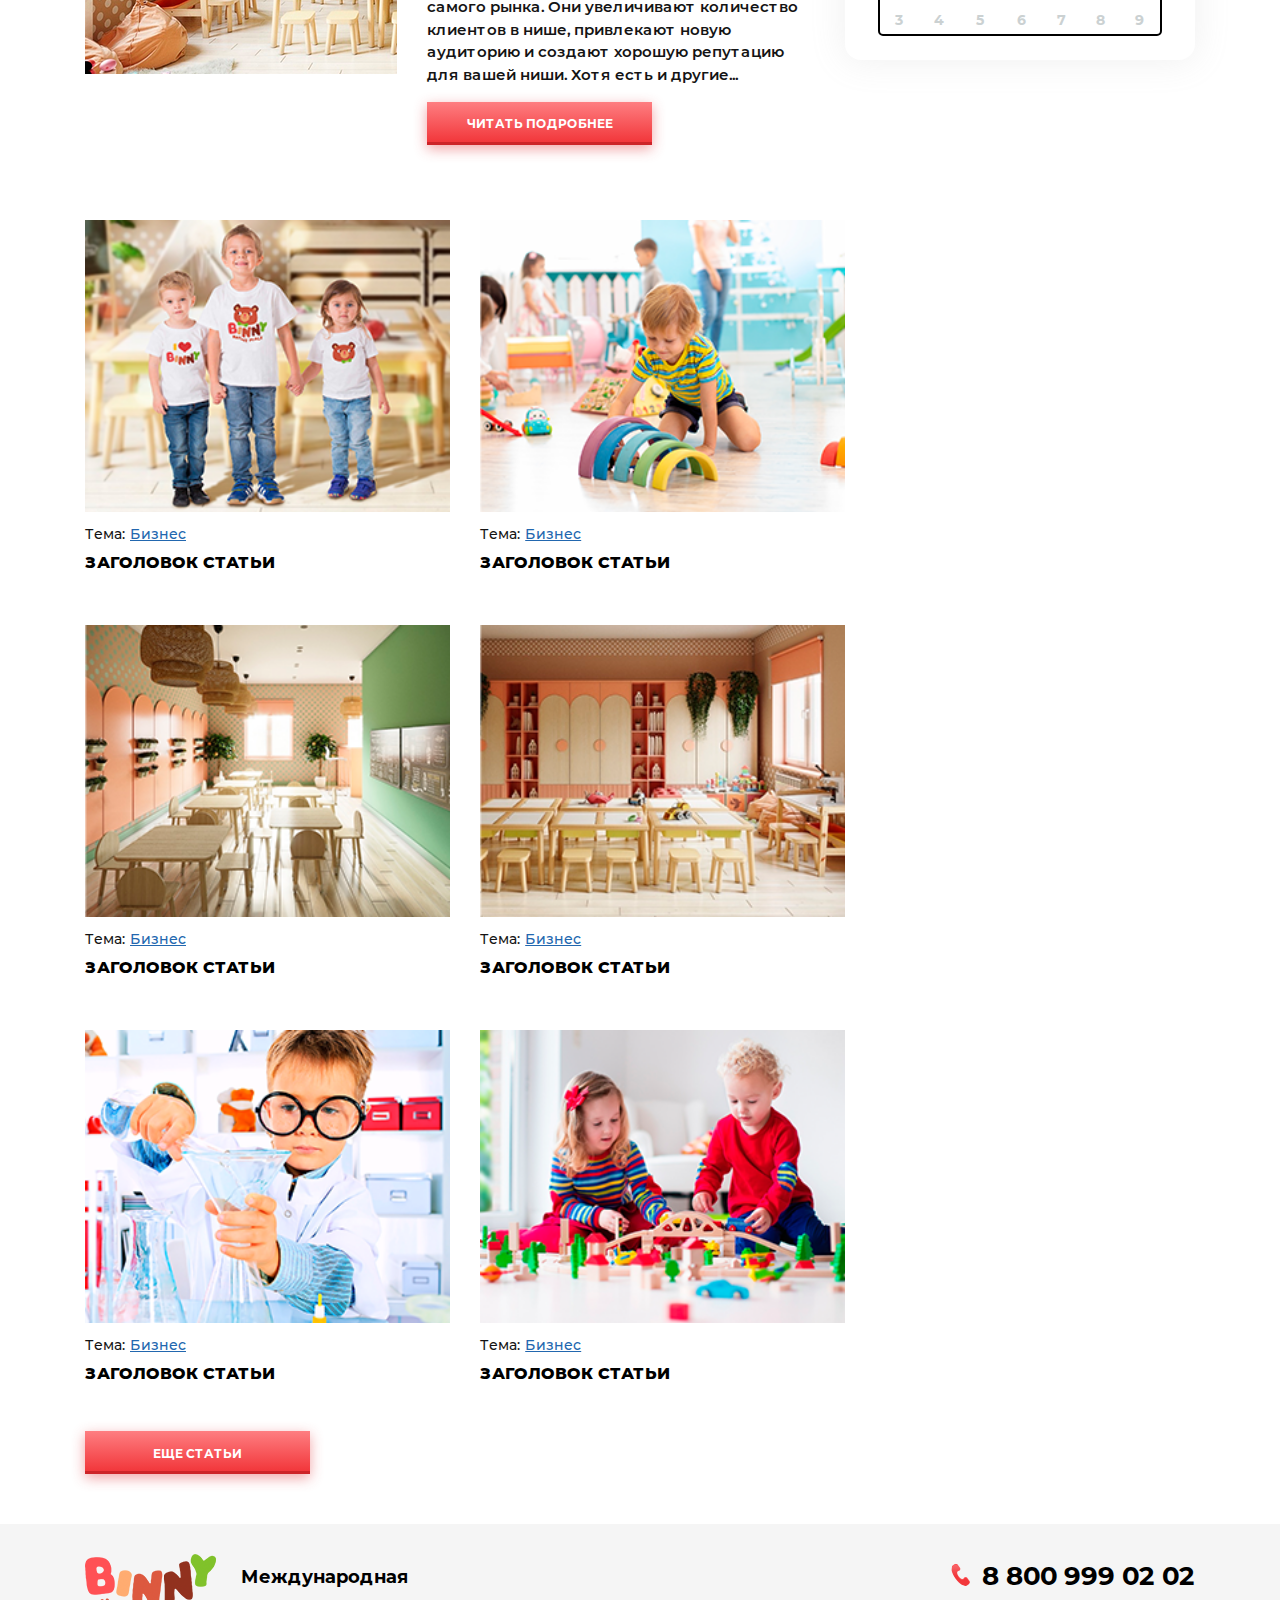
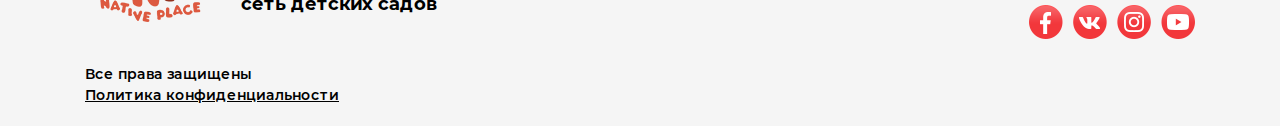
<file: blog.html>
<!DOCTYPE html>
<html lang="en">
  <head>
    <meta charset="UTF-8" />
    <meta name="viewport" content="width=device-width, initial-scale=1.0" />
    <meta http-equiv="X-UA-Compatible" content="ie=edge" />
    <title>Document</title>
    <meta name="author" content="Yuriy Zudikhin" />
    <link rel="stylesheet" href="css/bootstrap.min.css" />
    <link rel="stylesheet" href="css/slick.css" />
    <link rel="stylesheet" href="css/slick-lightbox.css" />
    <link rel="stylesheet" href="css/simple-calendar.css" />
    <link rel="stylesheet" href="css/style.css" />
  </head>
  <body>
    <header class="header">
      <div class="container">
        <div class="row">
          <div class="col-12">
            <div class="header__mobile">
              <div class="header__mobile_top">
                <a class="logo" href="#">
                  <img src="img/header/logo.png" alt="" />
                </a>
                <button class="header__nav_btn">
                  <span></span>
                  <span></span>
                  <span></span>
                </button>
              </div>
              <div class="header__mobile_bottom">
                <a class="tel" href="tel:8 800 999 02 02"
                  ><img src="img/header/tel.svg" alt="" />8 800 999 02 02</a
                >
                <button class="call">Заказать звонок</button>
              </div>
            </div>
            <div class="header__desktop">
              <div class="header__desktop_top">
                <div class="left">
                  <a class="logo" href="#">
                    <img src="img/header/logo.png" alt="" />
                  </a>
                  <p>Международная сеть детских садов</p>
                </div>
                <div class="right">
                  <a class="tel" href="tel:8 800 999 02 02"
                    ><img src="img/header/tel.png" alt="" />8 800 999 02 02</a
                  >
                  <button class="call">Заказать звонок</button>
                </div>
              </div>
              <div class="header__desktop_nav">
                <ul>
                  <li class="active"><a href="#">О Binny</a></li>
                  <li><a href="#">Открываем детский сад</a></li>
                  <li><a href="#">Всё про деньги</a></li>
                  <li><a href="#">Развивающие программы</a></li>
                  <li><a href="#">Здоровый садик</a></li>
                  <li><a href="#">Блог основателя</a></li>
                  <li><a href="#">Ответы на вопросы</a></li>
                  <li><a href="#">Отзывы</a></li>
                  <li><a href="#">Контакты</a></li>
                </ul>
              </div>
            </div>
          </div>
        </div>
      </div>
    </header>

    <div class="header__mobile_nav">
      <ul>
        <li><a href="#">О Binny</a></li>
        <li><a href="#">Открываем детский сад</a></li>
        <li><a href="#">Всё про деньги</a></li>
        <li><a href="#">Развивающие программы</a></li>
        <li><a href="#">Здоровый садик</a></li>
        <li><a href="#">Блог основателя</a></li>
        <li><a href="#">Ответы на вопросы</a></li>
        <li><a href="#">Отзывы</a></li>
        <li><a href="#">Контакты</a></li>
      </ul>
    </div>

    <div class="breadcrumbs">
      <div class="container">
        <div class="row">
          <div class="col-12">
            <div class="breadcrumbs__main">
              <ul>
                <li><a href="#">Главная</a></li>
                <span>></span>
                <li><a href="#">Блог основателя</a></li>
              </ul>
            </div>
          </div>
        </div>
      </div>
    </div>

    <section class="blog">
      <div class="container">
        <div class="row">
          <div class="col-12">
            <div class="blog__content">
              <div class="blog__main">
                <div class="blog__main_info">
                  <div class="text">
                    <h2>
                      Личный блог <br />
                      Ивана Мальцева
                    </h2>
                    <p class="tagline">
                      Предприниматель <br />
                      с 12-летним опытом
                    </p>
                  </div>
                  <div class="img">
                    <img src="img/blog/image_main.png" alt="" />
                  </div>
                </div>
                <div class="blog__main_list">
                  <div class="blog__main_list__item">
                    <div class="img">
                      <img src="img/blog/blog_list_one.png" alt="" />
                    </div>
                    <div class="text">
                      <h4>Заголовок статьи</h4>
                      <div class="under_title">
                        <div class="left">
                          <span>Тема:</span>
                          <a href="#">Бизнес</a>
                        </div>
                        <div class="right">
                          <span>31.07.2020</span>
                        </div>
                      </div>
                      <p>
                        Рассматривайте конкурентов, как союзников. Я считаю их
                        своими коллегами, которые ежедневно дают толчок к
                        развитию моего бизнеса и держат меня в тонусе. С ними
                        можно объединиться и улучшать среду самого рынка. Они
                        увеличивают количество клиентов в нише, привлекают новую
                        аудиторию и создают хорошую репутацию для вашей ниши.
                        Хотя есть и другие...
                      </p>
                      <a class="link" href="#">читать подробнее</a>
                    </div>
                  </div>

                  <div class="blog__main_list__item">
                    <div class="img">
                      <img src="img/blog/blog_list_two.png" alt="" />
                    </div>
                    <div class="text">
                      <h4>Заголовок статьи</h4>
                      <div class="under_title">
                        <div class="left">
                          <span>Тема:</span>
                          <a href="#">Бизнес</a>
                        </div>
                        <div class="right">
                          <span>21.07.2020</span>
                        </div>
                      </div>
                      <p>
                        Рассматривайте конкурентов, как союзников. Я считаю их
                        своими коллегами, которые ежедневно дают толчок к
                        развитию моего бизнеса и держат меня в тонусе. С ними
                        можно объединиться и улучшать среду самого рынка. Они
                        увеличивают количество клиентов в нише, привлекают новую
                        аудиторию и создают хорошую репутацию для вашей ниши.
                        Хотя есть и другие...
                      </p>
                      <a class="link" href="#">читать подробнее</a>
                    </div>
                  </div>

                  <div class="blog__main_list__item">
                    <div class="img">
                      <img src="img/blog/blog_list_three.png" alt="" />
                    </div>
                    <div class="text">
                      <h4>Заголовок статьи</h4>
                      <div class="under_title">
                        <div class="left">
                          <span>Тема:</span>
                          <a href="#">Бизнес</a>
                        </div>
                        <div class="right">
                          <span>09.07.2020</span>
                        </div>
                      </div>
                      <p>
                        Рассматривайте конкурентов, как союзников. Я считаю их
                        своими коллегами, которые ежедневно дают толчок к
                        развитию моего бизнеса и держат меня в тонусе. С ними
                        можно объединиться и улучшать среду самого рынка. Они
                        увеличивают количество клиентов в нише, привлекают новую
                        аудиторию и создают хорошую репутацию для вашей ниши.
                        Хотя есть и другие...
                      </p>
                      <a class="link" href="#">читать подробнее</a>
                    </div>
                  </div>
                </div>
              </div>
              <div class="blog__sidebar">
                <div class="form">
                  <form action="">
                    <input type="text" placeholder="Поиск статьи" />
                    <button type="submit">
                      <img src="img/blog/sidebar/search.png" alt="" />
                    </button>
                  </form>
                </div>
                <a class="subscription" href="#">
                  подписаться на блог
                  <img src="img/blog/sidebar/telegram.png" alt="" />
                </a>
                <div class="popular">
                  <h5>Популярные статьи</h5>
                  <a href="#"
                    >Почему так важно грамотно выбрать помещение для садика</a
                  >
                  <a href="#">Как подбирать персонал?</a>
                  <a href="#">Новая развивающая программа</a>
                  <a href="#">Почему здоровый детский сад - это тренд</a>
                </div>
                <div class="articles active">
                  <button id="articlesBtn">
                    Статьи по темам
                    <img src="img/blog/sidebar/triangle.png" alt="" />
                  </button>
                  <div class="articles_list">
                    <a href="#">Бизнес <span>(9)</span></a>
                    <a href="#">Развивающие программы <span>(4)</span></a>
                    <a href="#">Видео-уроки <span>(3)</span></a>
                    <a href="#">Воспитание детей <span>(9)</span></a>
                    <a href="#">Как открыть детский сад <span>(11)</span></a>
                    <a href="#">О Binny <span>(9)</span></a>
                  </div>
                </div>
                <div class="book_image">
                  <img src="img/blog/sidebar/book.png" alt="" />
                </div>
                <a class="download__book" href="#"
                  ><img src="img/blog/sidebar/download.png" alt="" /> скачать
                  книгу бесплатно</a
                >
                <div class="social">
                  <h5>Блог Ивана в соц.сетях</h5>
                  <ul>
                    <li>
                      <a href="#"
                        ><img src="img/blog/sidebar/facebook.png" alt=""
                      /></a>
                    </li>
                    <li>
                      <a href="#"
                        ><img src="img/blog/sidebar/vk.png" alt=""
                      /></a>
                    </li>
                    <li>
                      <a href="#"
                        ><img src="img/blog/sidebar/insta.png" alt=""
                      /></a>
                    </li>
                    <li>
                      <a href="#"
                        ><img src="img/blog/sidebar/youtube.png" alt=""
                      /></a>
                    </li>
                  </ul>
                </div>
                <div id="myCalendar"></div>
              </div>
            </div>
            <div class="blog__all">
              <div class="blog__all_content">
                <div class="blog__all_item">
                  <a href="#" class="img">
                    <img src="img/blog/blog_all/one.png" alt="" />
                  </a>
                  <div class="blog__all_item_top">
                    <span>Тема:</span>
                    <a href="#">Бизнес</a>
                  </div>
                  <a class="blog__all_item_title" href="#">Заголовок статьи</a>
                </div>
                <div class="blog__all_item">
                  <a href="#" class="img">
                    <img src="img/blog/blog_all/two.png" alt="" />
                  </a>
                  <div class="blog__all_item_top">
                    <span>Тема:</span>
                    <a href="#">Бизнес</a>
                  </div>
                  <a class="blog__all_item_title" href="#">Заголовок статьи</a>
                </div>
                <div class="blog__all_item">
                  <a href="#" class="img">
                    <img src="img/blog/blog_all/three.png" alt="" />
                  </a>
                  <div class="blog__all_item_top">
                    <span>Тема:</span>
                    <a href="#">Бизнес</a>
                  </div>
                  <a class="blog__all_item_title" href="#">Заголовок статьи</a>
                </div>
                <div class="blog__all_item">
                  <a href="#" class="img">
                    <img src="img/blog/blog_all/four.png" alt="" />
                  </a>
                  <div class="blog__all_item_top">
                    <span>Тема:</span>
                    <a href="#">Бизнес</a>
                  </div>
                  <a class="blog__all_item_title" href="#">Заголовок статьи</a>
                </div>
                <div class="blog__all_item">
                  <a href="#" class="img">
                    <img src="img/blog/blog_all/five.png" alt="" />
                  </a>
                  <div class="blog__all_item_top">
                    <span>Тема:</span>
                    <a href="#">Бизнес</a>
                  </div>
                  <a class="blog__all_item_title" href="#">Заголовок статьи</a>
                </div>
                <div class="blog__all_item">
                  <a href="#" class="img">
                    <img src="img/blog/blog_all/six.png" alt="" />
                  </a>
                  <div class="blog__all_item_top">
                    <span>Тема:</span>
                    <a href="#">Бизнес</a>
                  </div>
                  <a class="blog__all_item_title" href="#">Заголовок статьи</a>
                </div>
              </div>
              <button class="blog__all_load">еще статьи</button>
            </div>
          </div>
        </div>
      </div>
    </section>

    <footer class="footer">
      <div class="container">
        <div class="row">
          <div class="col-12">
            <div class="footer__main">
              <div class="left">
                <div class="footer__logo">
                  <a href="#"><img src="img/header/logo.png" alt="" /></a>
                  <p>Международная сеть детских садов</p>
                </div>
                <div class="footer__confidentiality">
                  <span>Все права защищены</span>
                  <a href="#">Политика конфиденциальности</a>
                </div>
              </div>
              <div class="right">
                <a class="right__tel" href="tel:8 800 999 02 02"
                  ><img src="img/header/tel.png" alt="" /> 8 800 999 02 02</a
                >
                <ul>
                  <li>
                    <a href="#"><img src="img/footer/fb.png" alt="" /></a>
                  </li>
                  <li>
                    <a href="#"><img src="img/footer/vk.png" alt="" /></a>
                  </li>
                  <li>
                    <a href="#"><img src="img/footer/insta.png" alt="" /></a>
                  </li>
                  <li>
                    <a href="#"><img src="img/footer/youtube.png" alt="" /></a>
                  </li>
                </ul>
              </div>
            </div>
          </div>
        </div>
      </div>
    </footer>

    <div class="header__fake-modal"></div>
    <script src="js/jquery-3.5.1.min.js"></script>
    <script src="js/slick.min.js"></script>
    <script src="js/slick-lightbox.js"></script>
    <script src="js/jquery.simple-calendar.js"></script>
    <script src="js/main.js"></script>
  </body>
</html>
</file>
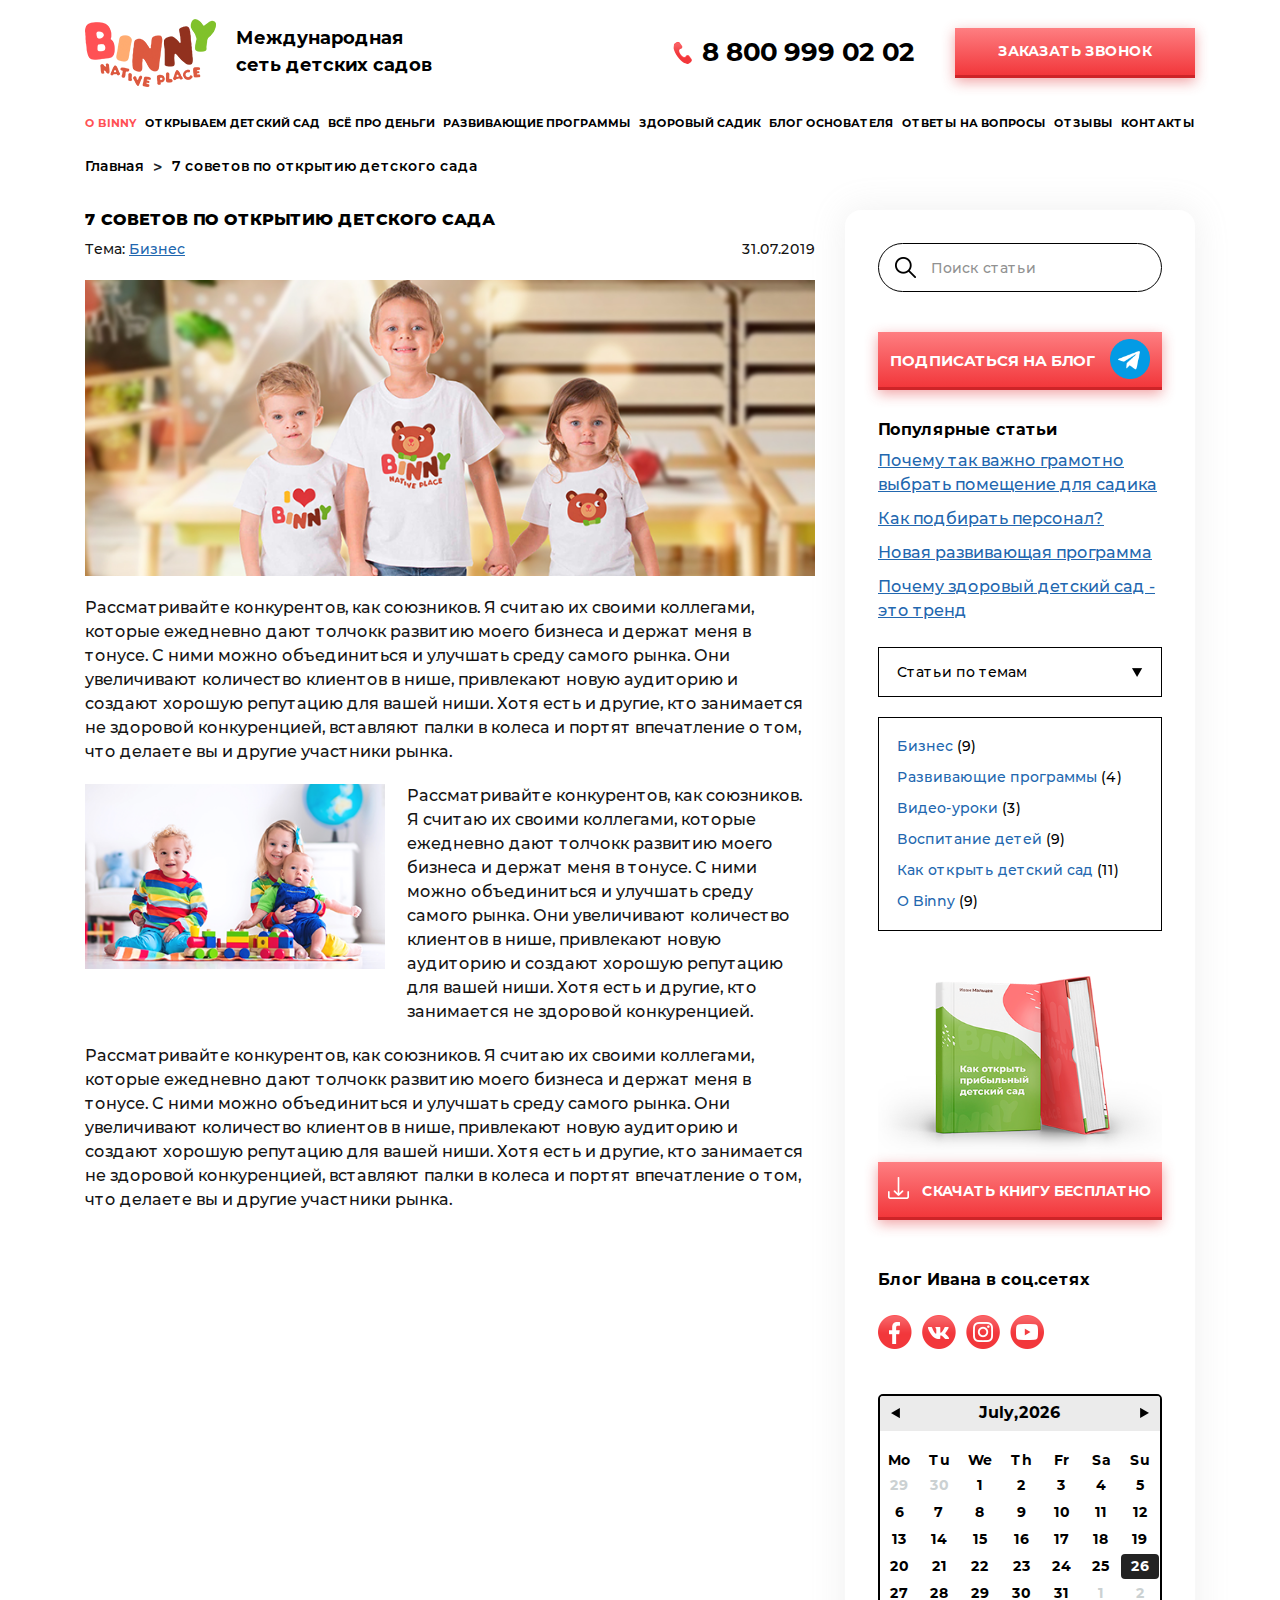
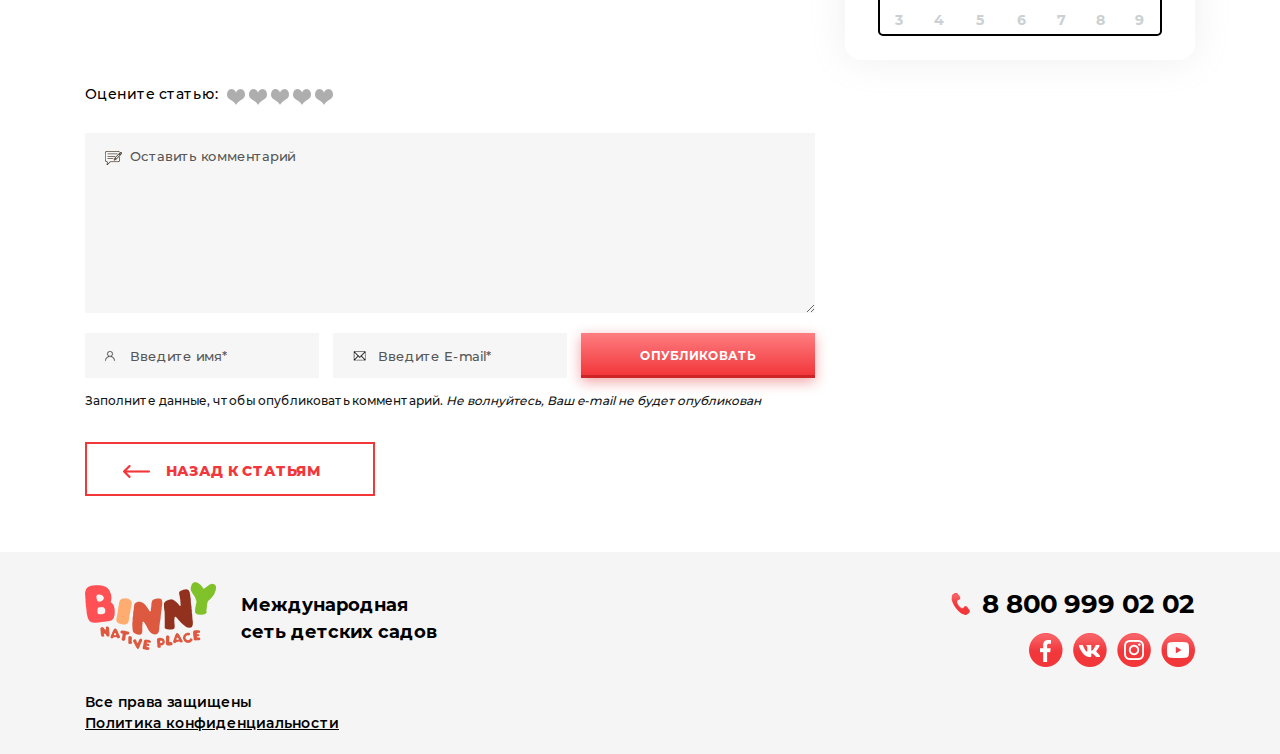
<file: blog_template.html>
<!DOCTYPE html>
<html lang="en">
  <head>
    <meta charset="UTF-8" />
    <meta name="viewport" content="width=device-width, initial-scale=1.0" />
    <meta http-equiv="X-UA-Compatible" content="ie=edge" />
    <title>Document</title>
    <meta name="author" content="Yuriy Zudikhin" />
    <link rel="stylesheet" href="css/bootstrap.min.css" />
    <link rel="stylesheet" href="css/slick.css" />
    <link rel="stylesheet" href="css/slick-lightbox.css" />
    <link rel="stylesheet" href="css/simple-calendar.css" />
    <link rel="stylesheet" href="css/style.css" />
  </head>
  <body>
    <header class="header">
      <div class="container">
        <div class="row">
          <div class="col-12">
            <div class="header__mobile">
              <div class="header__mobile_top">
                <a class="logo" href="#">
                  <img src="img/header/logo.png" alt="" />
                </a>
                <button class="header__nav_btn">
                  <span></span>
                  <span></span>
                  <span></span>
                </button>
              </div>
              <div class="header__mobile_bottom">
                <a class="tel" href="tel:8 800 999 02 02"
                  ><img src="img/header/tel.svg" alt="" />8 800 999 02 02</a
                >
                <button class="call">Заказать звонок</button>
              </div>
            </div>
            <div class="header__desktop">
              <div class="header__desktop_top">
                <div class="left">
                  <a class="logo" href="#">
                    <img src="img/header/logo.png" alt="" />
                  </a>
                  <p>Международная сеть детских садов</p>
                </div>
                <div class="right">
                  <a class="tel" href="tel:8 800 999 02 02"
                    ><img src="img/header/tel.png" alt="" />8 800 999 02 02</a
                  >
                  <button class="call">Заказать звонок</button>
                </div>
              </div>
              <div class="header__desktop_nav">
                <ul>
                  <li class="active"><a href="#">О Binny</a></li>
                  <li><a href="#">Открываем детский сад</a></li>
                  <li><a href="#">Всё про деньги</a></li>
                  <li><a href="#">Развивающие программы</a></li>
                  <li><a href="#">Здоровый садик</a></li>
                  <li><a href="#">Блог основателя</a></li>
                  <li><a href="#">Ответы на вопросы</a></li>
                  <li><a href="#">Отзывы</a></li>
                  <li><a href="#">Контакты</a></li>
                </ul>
              </div>
            </div>
          </div>
        </div>
      </div>
    </header>

    <div class="header__mobile_nav">
      <ul>
        <li><a href="#">О Binny</a></li>
        <li><a href="#">Открываем детский сад</a></li>
        <li><a href="#">Всё про деньги</a></li>
        <li><a href="#">Развивающие программы</a></li>
        <li><a href="#">Здоровый садик</a></li>
        <li><a href="#">Блог основателя</a></li>
        <li><a href="#">Ответы на вопросы</a></li>
        <li><a href="#">Отзывы</a></li>
        <li><a href="#">Контакты</a></li>
      </ul>
    </div>

    <div class="breadcrumbs">
      <div class="container">
        <div class="row">
          <div class="col-12">
            <div class="breadcrumbs__main">
              <ul>
                <li><a href="#">Главная</a></li>
                <span>></span>
                <li><a href="#">7 советов по открытию детского сада</a></li>
              </ul>
            </div>
          </div>
        </div>
      </div>
    </div>

    <section class="blog blog-template">
      <div class="container">
        <div class="row">
          <div class="col-12">
            <div class="blog__content">
              <div class="blog__main">
                <div class="blog__main_template">
                  <h2>7 советов по открытию детского сада</h2>
                  <div class="blog__main_template_top">
                    <span class="theme">Тема: <a href="#">Бизнес</a></span>
                    <span class="date">31.07.2019</span>
                  </div>
                  <img
                    class="banner"
                    src="img/blog_template/banner.png"
                    alt=""
                  />
                  <p>
                    Рассматривайте конкурентов, как союзников. Я считаю их
                    своими коллегами, которые ежедневно дают толчокк развитию
                    моего бизнеса и держат меня в тонусе. С ними можно
                    объединиться и улучшать среду самого рынка. Они увеличивают
                    количество клиентов в нише, привлекают новую аудиторию и
                    создают хорошую репутацию для вашей ниши. Хотя есть и
                    другие, кто занимается не здоровой конкуренцией, вставляют
                    палки в колеса и портят впечатление о том, что делаете вы и
                    другие участники рынка.
                  </p>
                  <div class="middle">
                    <img src="img/blog_template/one.png" alt="" />
                    <p>
                      Рассматривайте конкурентов, как союзников. Я считаю их
                      своими коллегами, которые ежедневно дают толчокк развитию
                      моего бизнеса и держат меня в тонусе. С ними можно
                      объединиться и улучшать среду самого рынка. Они
                      увеличивают количество клиентов в нише, привлекают новую
                      аудиторию и создают хорошую репутацию для вашей ниши. Хотя
                      есть и другие, кто занимается не здоровой конкуренцией.
                    </p>
                  </div>
                  <p>
                    Рассматривайте конкурентов, как союзников. Я считаю их
                    своими коллегами, которые ежедневно дают толчокк развитию
                    моего бизнеса и держат меня в тонусе. С ними можно
                    объединиться и улучшать среду самого рынка. Они увеличивают
                    количество клиентов в нише, привлекают новую аудиторию и
                    создают хорошую репутацию для вашей ниши. Хотя есть и
                    другие, кто занимается не здоровой конкуренцией, вставляют
                    палки в колеса и портят впечатление о том, что делаете вы и
                    другие участники рынка.
                  </p>
                  <div class="video">
                    <iframe
                      src="https://www.youtube.com/embed/RZ4Z7PyLWb8"
                      frameborder="0"
                      allowfullscreen
                    ></iframe>
                  </div>
                  <form action="">
                    <fieldset class="rating">
                      <span>Оцените статью:</span>
                      <input
                        type="radio"
                        id="star5"
                        name="rating"
                        value="5"
                      /><label class="full" for="star5"></label>
                      <input
                        type="radio"
                        id="star4"
                        name="rating"
                        value="4"
                      /><label class="full" for="star4"></label>
                      <input
                        type="radio"
                        id="star3"
                        name="rating"
                        value="3"
                      /><label class="full" for="star3"></label>
                      <input
                        type="radio"
                        id="star2"
                        name="rating"
                        value="2"
                      /><label class="full" for="star2"></label>
                      <input
                        type="radio"
                        id="star1"
                        name="rating"
                        value="1"
                      /><label class="full" for="star1"></label>
                    </fieldset>
                    <textarea
                      name=""
                      id=""
                      placeholder="Оставить комментарий"
                    ></textarea>
                    <input type="text" placeholder="Введите имя*" />
                    <input type="email" placeholder="Введите E-mail*" />
                    <input type="submit" value="опубликовать" />
                    <p>
                      Заполните данные, чтобы опубликовать комментарий.
                      <span
                        >Не волнуйтесь, Ваш e-mail не будет опубликован</span
                      >
                    </p>
                  </form>
                  <a class="back__blog" href="#"
                    ><img src="img/blog_template/arrow.png" alt="" />назад к
                    статьям</a
                  >
                </div>
              </div>
              <div class="blog__sidebar">
                <div class="form">
                  <form action="">
                    <input type="text" placeholder="Поиск статьи" />
                    <button type="submit">
                      <img src="img/blog/sidebar/search.png" alt="" />
                    </button>
                  </form>
                </div>
                <a class="subscription" href="#">
                  подписаться на блог
                  <img src="img/blog/sidebar/telegram.png" alt="" />
                </a>
                <div class="popular">
                  <h5>Популярные статьи</h5>
                  <a href="#"
                    >Почему так важно грамотно выбрать помещение для садика</a
                  >
                  <a href="#">Как подбирать персонал?</a>
                  <a href="#">Новая развивающая программа</a>
                  <a href="#">Почему здоровый детский сад - это тренд</a>
                </div>
                <div class="articles active">
                  <button id="articlesBtn">
                    Статьи по темам
                    <img src="img/blog/sidebar/triangle.png" alt="" />
                  </button>
                  <div class="articles_list">
                    <a href="#">Бизнес <span>(9)</span></a>
                    <a href="#">Развивающие программы <span>(4)</span></a>
                    <a href="#">Видео-уроки <span>(3)</span></a>
                    <a href="#">Воспитание детей <span>(9)</span></a>
                    <a href="#">Как открыть детский сад <span>(11)</span></a>
                    <a href="#">О Binny <span>(9)</span></a>
                  </div>
                </div>
                <div class="book_image">
                  <img src="img/blog/sidebar/book.png" alt="" />
                </div>
                <a class="download__book" href="#"
                  ><img src="img/blog/sidebar/download.png" alt="" /> скачать
                  книгу бесплатно</a
                >
                <div class="social">
                  <h5>Блог Ивана в соц.сетях</h5>
                  <ul>
                    <li>
                      <a href="#"
                        ><img src="img/blog/sidebar/facebook.png" alt=""
                      /></a>
                    </li>
                    <li>
                      <a href="#"
                        ><img src="img/blog/sidebar/vk.png" alt=""
                      /></a>
                    </li>
                    <li>
                      <a href="#"
                        ><img src="img/blog/sidebar/insta.png" alt=""
                      /></a>
                    </li>
                    <li>
                      <a href="#"
                        ><img src="img/blog/sidebar/youtube.png" alt=""
                      /></a>
                    </li>
                  </ul>
                </div>
                <div id="myCalendar"></div>
              </div>
            </div>
          </div>
        </div>
      </div>
    </section>

    <footer class="footer">
      <div class="container">
        <div class="row">
          <div class="col-12">
            <div class="footer__main">
              <div class="left">
                <div class="footer__logo">
                  <a href="#"><img src="img/header/logo.png" alt="" /></a>
                  <p>Международная сеть детских садов</p>
                </div>
                <div class="footer__confidentiality">
                  <span>Все права защищены</span>
                  <a href="#">Политика конфиденциальности</a>
                </div>
              </div>
              <div class="right">
                <a class="right__tel" href="tel:8 800 999 02 02"
                  ><img src="img/header/tel.png" alt="" /> 8 800 999 02 02</a
                >
                <ul>
                  <li>
                    <a href="#"><img src="img/footer/fb.png" alt="" /></a>
                  </li>
                  <li>
                    <a href="#"><img src="img/footer/vk.png" alt="" /></a>
                  </li>
                  <li>
                    <a href="#"><img src="img/footer/insta.png" alt="" /></a>
                  </li>
                  <li>
                    <a href="#"><img src="img/footer/youtube.png" alt="" /></a>
                  </li>
                </ul>
              </div>
            </div>
          </div>
        </div>
      </div>
    </footer>

    <div class="header__fake-modal"></div>
    <script src="js/jquery-3.5.1.min.js"></script>
    <script src="js/slick.min.js"></script>
    <script src="js/slick-lightbox.js"></script>
    <script src="js/jquery.simple-calendar.js"></script>
    <script src="js/main.js"></script>
  </body>
</html>
</file>
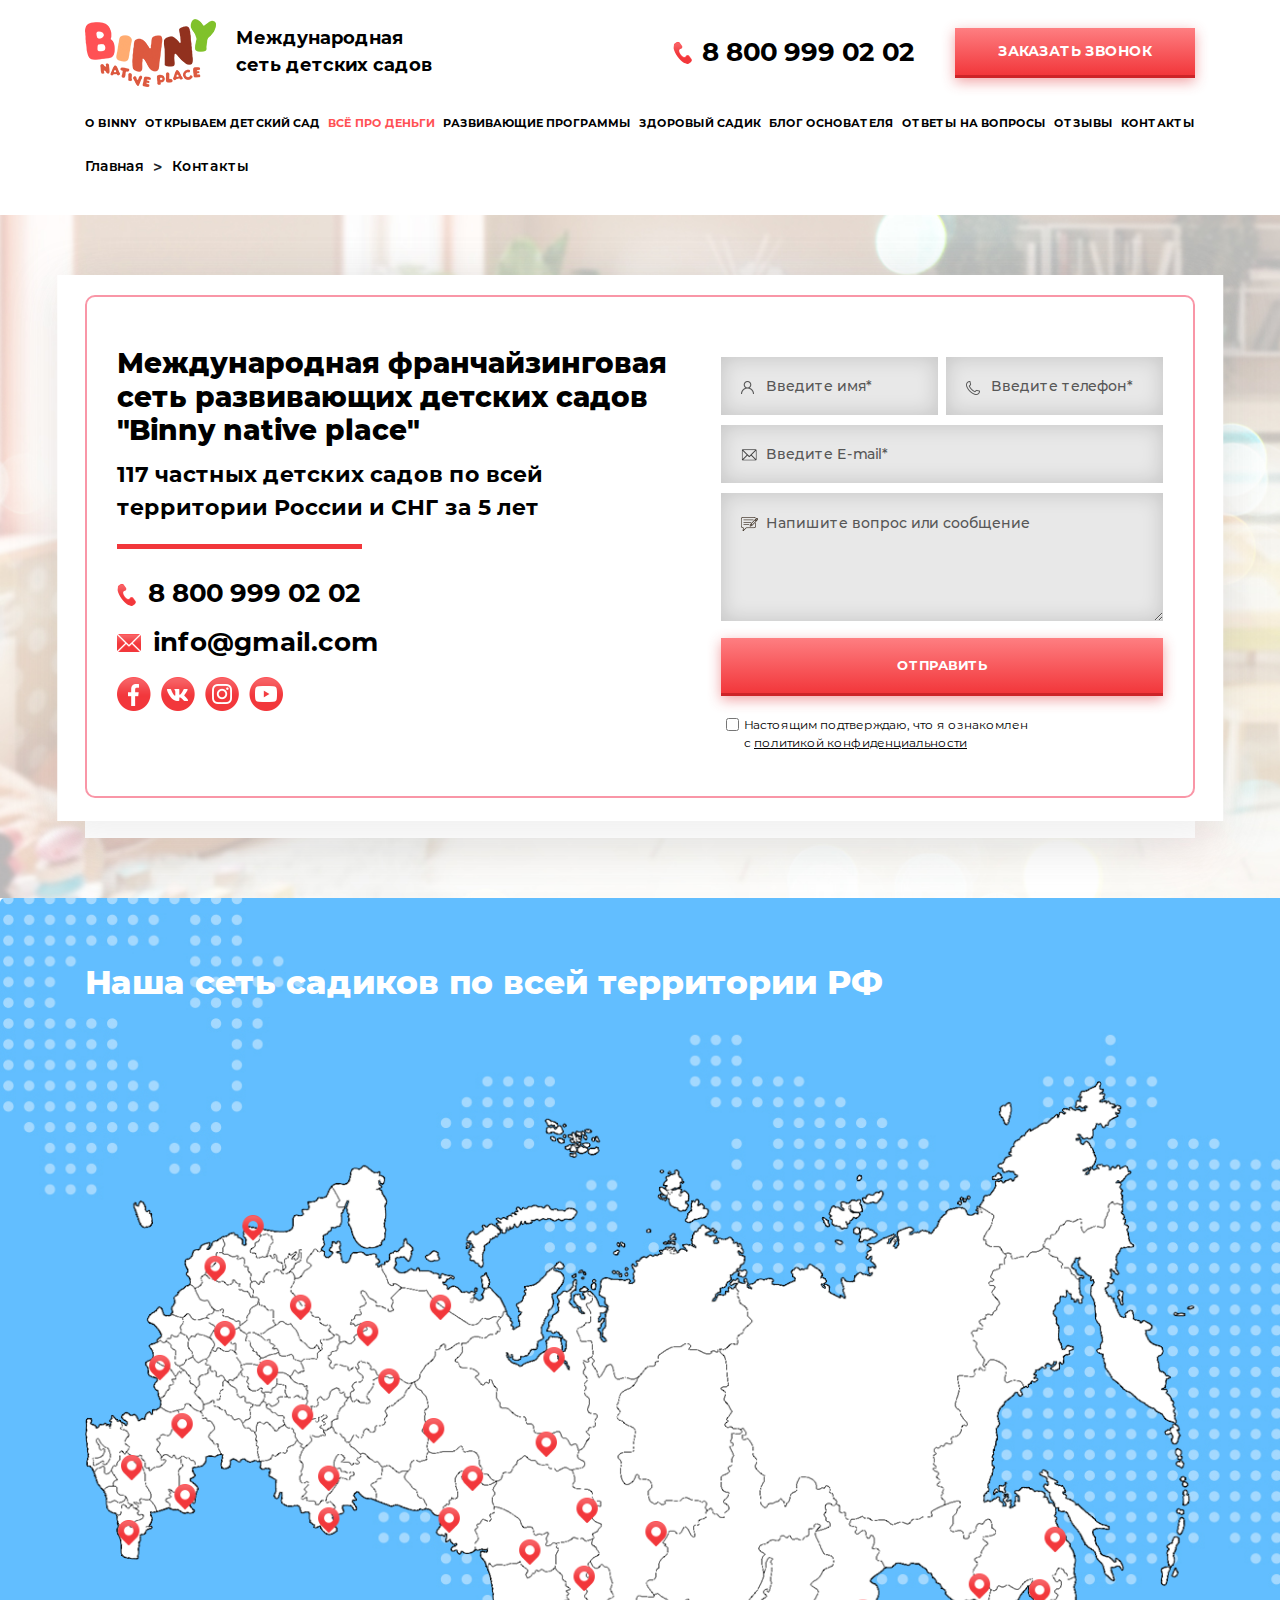
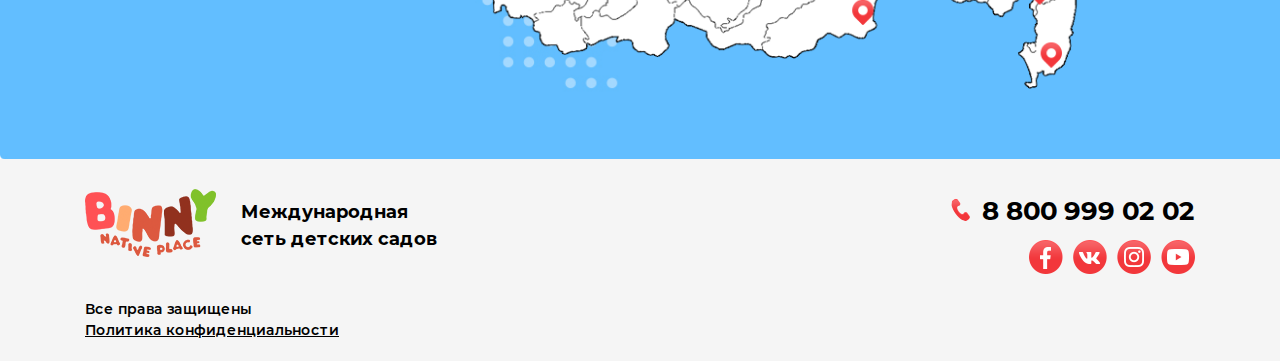
<file: contacts.html>
<!DOCTYPE html>
<html lang="en">
  <head>
    <meta charset="UTF-8" />
    <meta name="viewport" content="width=device-width, initial-scale=1.0" />
    <meta http-equiv="X-UA-Compatible" content="ie=edge" />
    <title>Document</title>
    <meta name="author" content="Yuriy Zudikhin" />
    <link rel="stylesheet" href="css/bootstrap.min.css" />
    <link rel="stylesheet" href="css/slick.css" />
    <link rel="stylesheet" href="css/style.css" />
  </head>
  <body>
    <header class="header">
      <div class="container">
        <div class="row">
          <div class="col-12">
            <div class="header__mobile">
              <div class="header__mobile_top">
                <a class="logo" href="#">
                  <img src="img/header/logo.png" alt="" />
                </a>
                <button class="header__nav_btn">
                  <span></span>
                  <span></span>
                  <span></span>
                </button>
              </div>
              <div class="header__mobile_bottom">
                <a class="tel" href="tel:8 800 999 02 02"
                  ><img src="img/header/tel.png" alt="" />8 800 999 02 02</a
                >
                <button class="call">Заказать звонок</button>
              </div>
            </div>
            <div class="header__desktop">
              <div class="header__desktop_top">
                <div class="left">
                  <a class="logo" href="#">
                    <img src="img/header/logo.png" alt="" />
                  </a>
                  <p>Международная сеть детских садов</p>
                </div>
                <div class="right">
                  <a class="tel" href="tel:8 800 999 02 02"
                    ><img src="img/header/tel.png" alt="" />8 800 999 02 02</a
                  >
                  <button class="call">Заказать звонок</button>
                </div>
              </div>
              <div class="header__desktop_nav">
                <ul>
                  <li><a href="#">О Binny</a></li>
                  <li><a href="#">Открываем детский сад</a></li>
                  <li class="active"><a href="#">Всё про деньги</a></li>
                  <li><a href="#">Развивающие программы</a></li>
                  <li><a href="#">Здоровый садик</a></li>
                  <li><a href="#">Блог основателя</a></li>
                  <li><a href="#">Ответы на вопросы</a></li>
                  <li><a href="#">Отзывы</a></li>
                  <li><a href="#">Контакты</a></li>
                </ul>
              </div>
            </div>
          </div>
        </div>
      </div>
    </header>

    <div class="header__mobile_nav">
      <ul>
        <li><a href="#">О Binny</a></li>
        <li><a href="#">Открываем детский сад</a></li>
        <li><a href="#">Всё про деньги</a></li>
        <li><a href="#">Развивающие программы</a></li>
        <li><a href="#">Здоровый садик</a></li>
        <li><a href="#">Блог основателя</a></li>
        <li><a href="#">Ответы на вопросы</a></li>
        <li><a href="#">Отзывы</a></li>
        <li><a href="#">Контакты</a></li>
      </ul>
    </div>

    <div class="breadcrumbs">
      <div class="container">
        <div class="row">
          <div class="col-12">
            <div class="breadcrumbs__main">
              <ul>
                <li><a href="#">Главная</a></li>
                <span>></span>
                <li><a href="#">Контакты</a></li>
              </ul>
            </div>
          </div>
        </div>
      </div>
    </div>

    <section class="contacts">
      <div class="container">
        <div class="row">
          <div class="col-12">
            <div class="contacts__main">
              <div class="contacts__main_content">
                <div class="info">
                  <h2>
                    Международная франчайзинговая <br />
                    сеть развивающих детских садов <br />
                    "Binny native place"
                  </h2>
                  <p>
                    117 частных детских садов по всей <br />
                    территории России и СНГ за 5 лет
                  </p>
                  <a class="tel" href="tel:8 800 999 02 02">
                    <img src="img/contacts/tel.png" alt="" /> 8 800 999 02 02</a
                  >
                  <a class="mail" href="mailto:info@gmail.com">
                    <img src="img/contacts/mail.png" alt="" /> info@gmail.com</a
                  >
                  <ul>
                    <li>
                      <a href="#"><img src="img/footer/fb.png" alt="" /></a>
                    </li>
                    <li>
                      <a href="#"><img src="img/footer/vk.png" alt="" /></a>
                    </li>
                    <li>
                      <a href="#"><img src="img/footer/insta.png" alt="" /></a>
                    </li>
                    <li>
                      <a href="#"
                        ><img src="img/footer/youtube.png" alt=""
                      /></a>
                    </li>
                  </ul>
                </div>
                <div class="form">
                  <form action="">
                    <p>
                      <span>
                        <input type="text" placeholder="Введите имя*" />
                      </span>
                      <span>
                        <input type="tel" placeholder="Введите телефон*" />
                      </span>
                      <span>
                        <input type="email" placeholder="Введите E-mail*" />
                      </span>
                      <span>
                        <textarea
                          name=""
                          id=""
                          placeholder="Напишите вопрос или сообщение"
                        ></textarea>
                      </span>
                      <input type="submit" value="Отправить" />
                      <label for="">
                        <input type="checkbox" />
                        <span>
                          Настоящим подтверждаю, что я ознакомлен <br />
                          с
                          <a href="#">политикой конфиденциальности</a>
                        </span>
                      </label>
                    </p>
                  </form>
                </div>
              </div>
            </div>
          </div>
        </div>
      </div>
    </section>

    <section class="map">
      <div class="container">
        <div class="row">
          <div class="col-12">
            <div class="map__main">
              <h2>Наша сеть садиков по всей территории РФ</h2>
            </div>
          </div>
          <div class="col-12">
            <div class="map__img">
              <img src="img/map/map.png" alt="" />
            </div>
          </div>
        </div>
      </div>
    </section>

    <footer class="footer">
      <div class="container">
        <div class="row">
          <div class="col-12">
            <div class="footer__main">
              <div class="left">
                <div class="footer__logo">
                  <a href="#"><img src="img/header/logo.png" alt="" /></a>
                  <p>Международная сеть детских садов</p>
                </div>
                <div class="footer__confidentiality">
                  <span>Все права защищены</span>
                  <a href="#">Политика конфиденциальности</a>
                </div>
              </div>
              <div class="right">
                <a class="right__tel" href="tel:8 800 999 02 02"
                  ><img src="img/header/tel.png" alt="" /> 8 800 999 02 02</a
                >
                <ul>
                  <li>
                    <a href="#"><img src="img/footer/fb.png" alt="" /></a>
                  </li>
                  <li>
                    <a href="#"><img src="img/footer/vk.png" alt="" /></a>
                  </li>
                  <li>
                    <a href="#"><img src="img/footer/insta.png" alt="" /></a>
                  </li>
                  <li>
                    <a href="#"><img src="img/footer/youtube.png" alt="" /></a>
                  </li>
                </ul>
              </div>
            </div>
          </div>
        </div>
      </div>
    </footer>

    <div class="header__fake-modal"></div>
    <script src="js/jquery-3.5.1.min.js"></script>
    <script src="js/slick.min.js"></script>
    <script src="js/main.js"></script>
  </body>
</html>
</file>
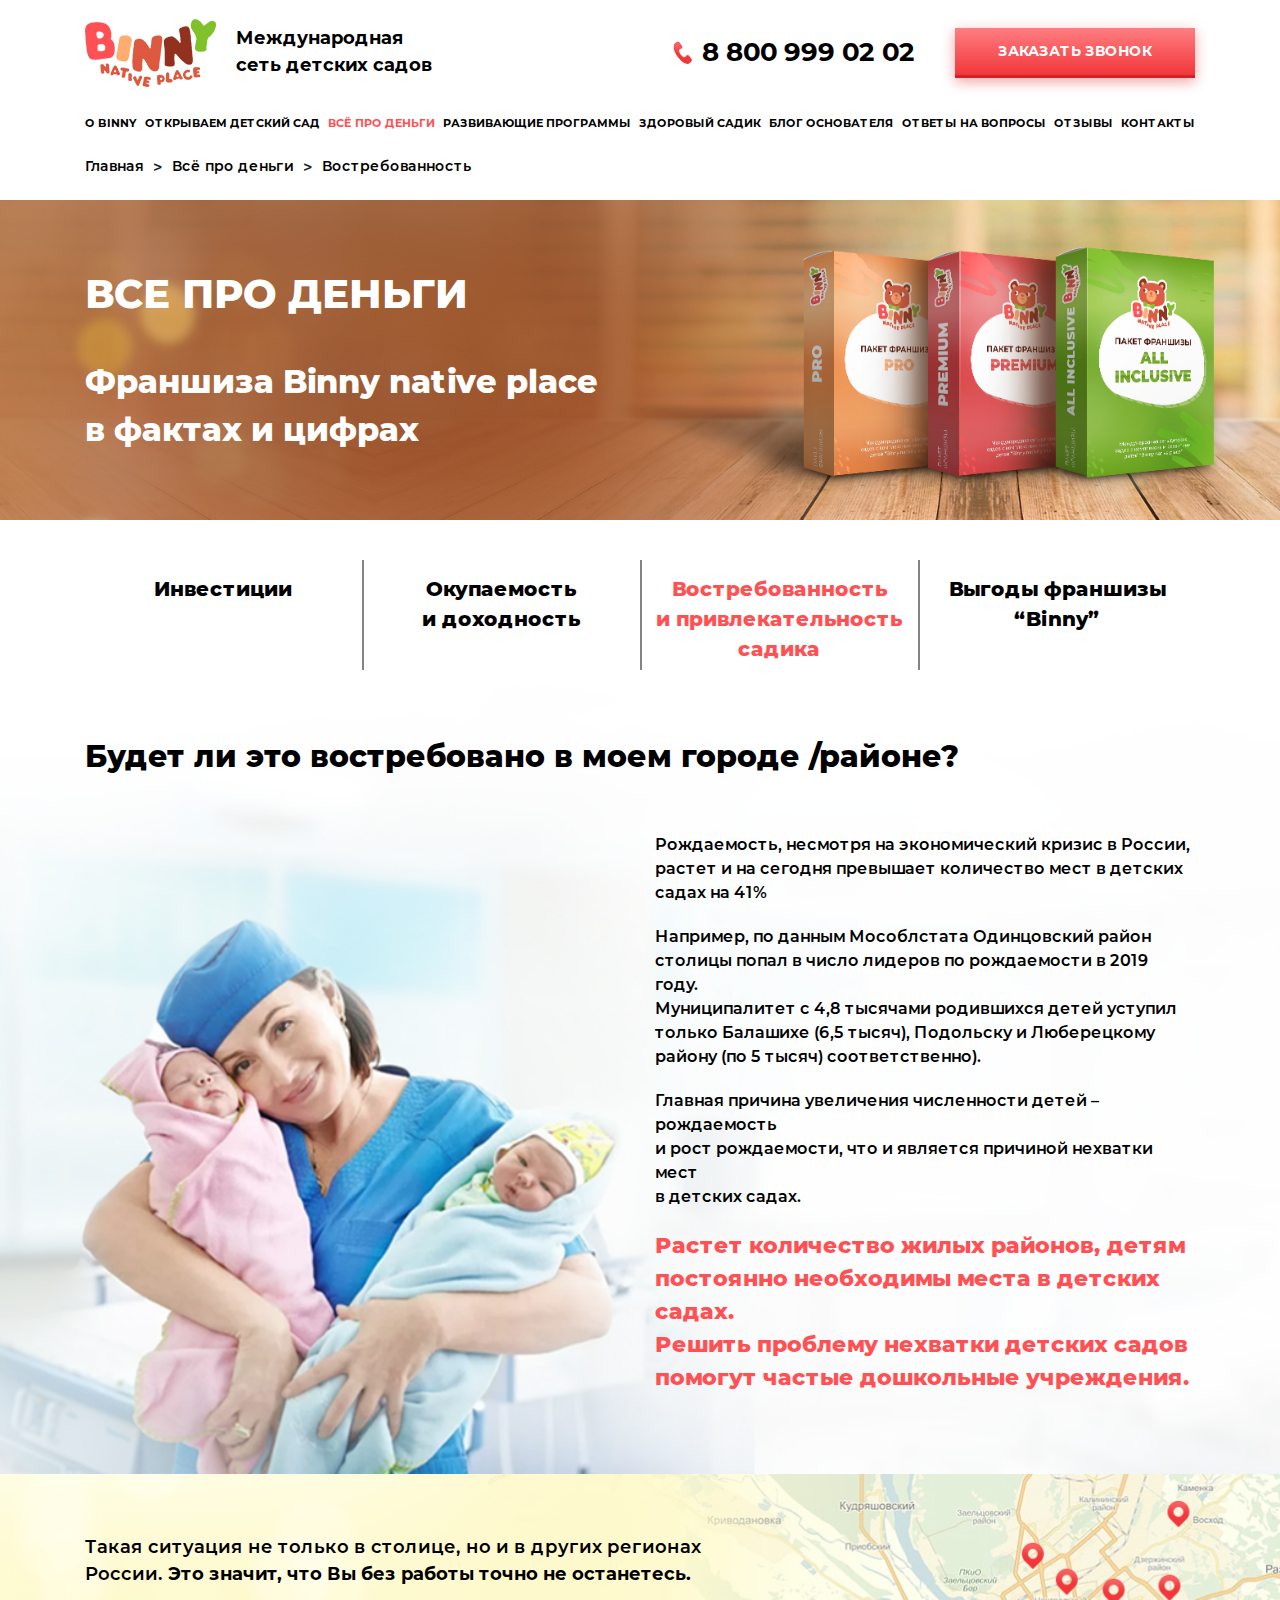
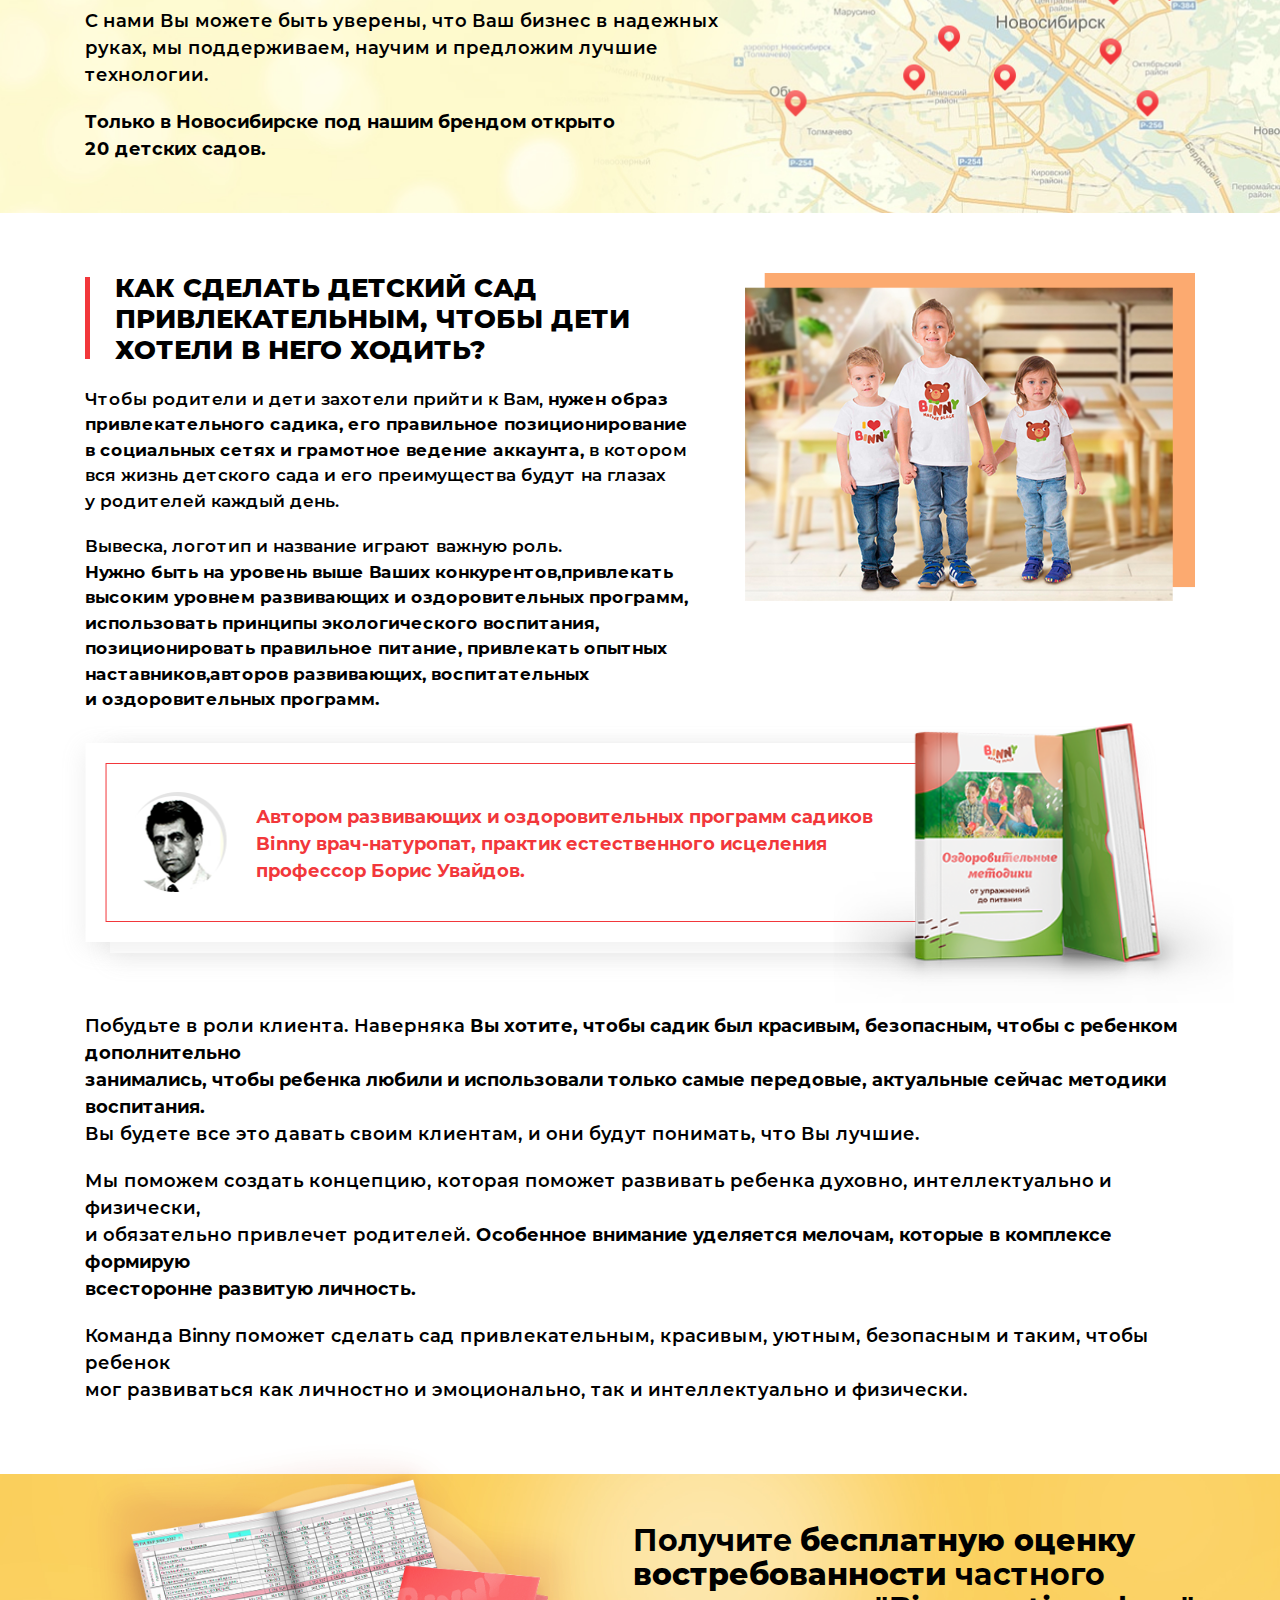
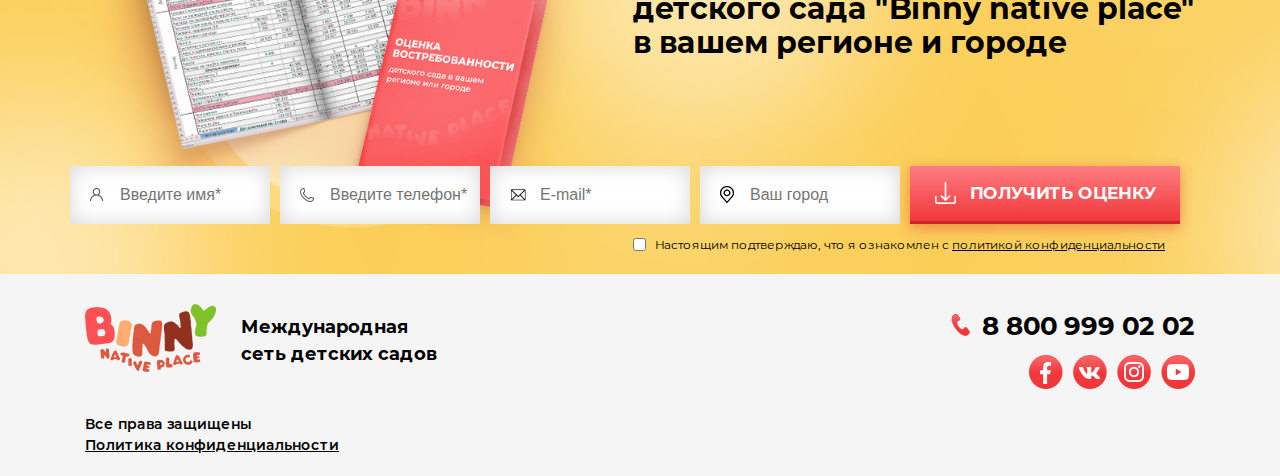
<file: demand.html>
<!DOCTYPE html>
<html lang="en">
  <head>
    <meta charset="UTF-8" />
    <meta name="viewport" content="width=device-width, initial-scale=1.0" />
    <meta http-equiv="X-UA-Compatible" content="ie=edge" />
    <title>Document</title>
    <meta name="author" content="Yuriy Zudikhin" />
    <link rel="stylesheet" href="css/bootstrap.min.css" />
    <link rel="stylesheet" href="css/slick.css" />
    <link rel="stylesheet" href="css/style.css" />
  </head>
  <body>
    <header class="header">
      <div class="container">
        <div class="row">
          <div class="col-12">
            <div class="header__mobile">
              <div class="header__mobile_top">
                <a class="logo" href="#">
                  <img src="img/header/logo.png" alt="" />
                </a>
                <button class="header__nav_btn">
                  <span></span>
                  <span></span>
                  <span></span>
                </button>
              </div>
              <div class="header__mobile_bottom">
                <a class="tel" href="tel:8 800 999 02 02"
                  ><img src="img/header/tel.png" alt="" />8 800 999 02 02</a
                >
                <button class="call">Заказать звонок</button>
              </div>
            </div>
            <div class="header__desktop">
              <div class="header__desktop_top">
                <div class="left">
                  <a class="logo" href="#">
                    <img src="img/header/logo.png" alt="" />
                  </a>
                  <p>Международная сеть детских садов</p>
                </div>
                <div class="right">
                  <a class="tel" href="tel:8 800 999 02 02"
                    ><img src="img/header/tel.png" alt="" />8 800 999 02 02</a
                  >
                  <button class="call">Заказать звонок</button>
                </div>
              </div>
              <div class="header__desktop_nav">
                <ul>
                  <li><a href="#">О Binny</a></li>
                  <li><a href="#">Открываем детский сад</a></li>
                  <li class="active"><a href="#">Всё про деньги</a></li>
                  <li><a href="#">Развивающие программы</a></li>
                  <li><a href="#">Здоровый садик</a></li>
                  <li><a href="#">Блог основателя</a></li>
                  <li><a href="#">Ответы на вопросы</a></li>
                  <li><a href="#">Отзывы</a></li>
                  <li><a href="#">Контакты</a></li>
                </ul>
              </div>
            </div>
          </div>
        </div>
      </div>
    </header>

    <div class="header__mobile_nav">
      <ul>
        <li><a href="#">О Binny</a></li>
        <li><a href="#">Открываем детский сад</a></li>
        <li><a href="#">Всё про деньги</a></li>
        <li><a href="#">Развивающие программы</a></li>
        <li><a href="#">Здоровый садик</a></li>
        <li><a href="#">Блог основателя</a></li>
        <li><a href="#">Ответы на вопросы</a></li>
        <li><a href="#">Отзывы</a></li>
        <li><a href="#">Контакты</a></li>
      </ul>
    </div>

    <div class="breadcrumbs">
      <div class="container">
        <div class="row">
          <div class="col-12">
            <div class="breadcrumbs__main">
              <ul>
                <li><a href="#">Главная</a></li>
                <span>></span>
                <li><a href="#">Всё про деньги</a></li>
                <span>></span>
                <li><a href="#">Востребованность</a></li>
              </ul>
            </div>
          </div>
        </div>
      </div>
    </div>

    <section class="investments__main">
      <div class="container">
        <div class="row">
          <div class="col-12">
            <div class="investments__main_content">
              <h2>ВСЕ ПРО ДЕНЬГИ</h2>
              <p>
                Франшиза Binny native place <br />
                в фактах и цифрах
              </p>
            </div>
          </div>
        </div>
      </div>
    </section>

    <div class="money">
      <div class="container">
        <div class="row">
          <div class="col-12">
            <div class="money__main">
              <div class="item">
                <a href="#">Инвестиции</a>
              </div>
              <div class="item">
                <a href="#"
                  >Окупаемость <br />
                  и доходность</a
                >
              </div>
              <div class="item">
                <a class="active" href="#"
                  >Востребованность <br />
                  и привлекательность <br />
                  садика</a
                >
              </div>
              <div class="item">
                <a href="#"
                  >Выгоды франшизы <br />
                  “Binny”</a
                >
              </div>
            </div>
          </div>
        </div>
      </div>
    </div>

    <section class="city">
      <div class="container">
        <div class="row">
          <div class="col-12">
            <div class="city__main">
              <h2>Будет ли это востребовано в моем городе /районе?</h2>
            </div>
          </div>
          <div class="col-12 col-xl-6 offset-xl-6">
            <div class="city__text">
              <p>
                Рождаемость, несмотря на экономический кризис в России, <br />
                растет и на сегодня <b>превышает количество мест в детских <br />
                садах на 41</b>%
              </p>
              <p>
                Например, по данным Мособлстата Одинцовский район <br />
                столицы попал в число лидеров по рождаемости в 2019 году. <br />
                Муниципалитет с 4,8 тысячами родившихся детей уступил <br />
                только Балашихе (6,5 тысяч), Подольску и Люберецкому <br />
                району (по 5 тысяч) соответственно).
              </p>
              <p>
                Главная причина увеличения численности детей – рождаемость
                <br />
                и рост рождаемости, что и является причиной нехватки мест <br />
                в детских садах.
              </p>
              <p class="bold">
                Растет количество жилых районов, детям <br />
                постоянно необходимы места в детских садах. <br />
                Решить проблему нехватки детских садов <br />
                помогут частые дошкольные учреждения.
              </p>
            </div>
          </div>
        </div>
      </div>
    </section>

    <section class="map_novo">
      <div class="container">
        <div class="row">
          <div class="col-12">
            <div class="map_novo__main">
              <p>
                Такая ситуация не только в столице, но и в других регионах
                <br />
                России.
                <b>Это значит, что Вы без работы точно не останетесь.</b>
              </p>
              <p>
                С нами Вы можете быть уверены, что Ваш бизнес в надежных <br />
                руках, мы поддерживаем, научим и предложим лучшие <br />
                технологии.
              </p>
              <p>
                <b
                  >Только в Новосибирске под нашим брендом открыто <br />
                  20 детских садов.</b
                >
              </p>
            </div>
          </div>
        </div>
      </div>
    </section>

    <section class="make">
      <div class="container">
        <div class="row">
          <div class="col-12">
            <div class="make__main">
              <div class="text">
                <h3>
                  КАК СДЕЛАТЬ ДЕТСКИЙ САД <br />
                  ПРИВЛЕКАТЕЛЬНЫМ, ЧТОБЫ ДЕТИ <br />
                  ХОТЕЛИ В НЕГО ХОДИТЬ?
                </h3>
                <p>
                  Чтобы родители и дети захотели прийти к Вам,
                  <b
                    >нужен образ
                    <br />
                    привлекательного садика, его правильное позиционирование
                    <br />
                    в социальных сетях и грамотное ведение аккаунта,</b
                  >
                  в котором
                  <br />
                  вся жизнь детского сада и его преимущества будут на глазах
                  <br />
                  у родителей каждый день.
                </p>
                <p>
                  Вывеска, логотип и название играют важную роль. <br />
                  <b
                    >Нужно быть на уровень выше Ваших конкурентов,привлекать
                    <br />
                    высоким уровнем развивающих и оздоровительных программ,
                    <br />
                    использовать принципы экологического воспитания, <br />
                    позиционировать правильное питание, привлекать опытных
                    <br />
                    наставников,авторов развивающих, воспитательных <br />
                    и оздоровительных программ.
                  </b>
                </p>
              </div>
              <div class="img">
                <img src="img/make/photo.png" alt="" />
              </div>
            </div>
            <div class="make__author">
              <div class="content">
                <div class="content__main">
                  <img src="img/make/Uvaidov.png" alt="" />
                  <p>
                    Автором развивающих и оздоровительных программ садиков Binny
                    врач-натуропат, практик естественного исцеления профессор
                    Борис Увайдов.
                  </p>
                  <div class="img">
                    <img src="img/make/book.png" alt="" />
                  </div>
                </div>
              </div>
            </div>
            <div class="make__text">
              <p>
                Побудьте в роли клиента. Наверняка
                <b
                  >Вы хотите, чтобы садик был красивым, безопасным, чтобы с
                  ребенком дополнительно <br />
                  занимались, чтобы ребенка любили и использовали только самые
                  передовые, актуальные сейчас методики воспитания. </b
                ><br />
                Вы будете все это давать своим клиентам, и они будут понимать,
                что Вы лучшие.
              </p>
              <p>
                Мы поможем создать концепцию, которая поможет развивать ребенка
                духовно, интеллектуально и физически, <br />
                и обязательно привлечет родителей.
                <b
                  >Особенное внимание уделяется мелочам, которые в комплексе
                  формирую <br />
                  всесторонне развитую личность.</b
                >
              </p>
              <p>
                Команда Binny поможет сделать сад привлекательным, красивым,
                уютным, безопасным и таким, чтобы ребенок <br />
                мог развиваться как личностно и эмоционально, так и
                интеллектуально и физически.
              </p>
            </div>
          </div>
        </div>
      </div>
    </section>

    <section class="free">
      <div class="container">
        <div class="row">
          <div class="col-12">
            <div class="free__main">
              <div class="img">
                <img src="img/free/book.png" alt="" />
              </div>
              <div class="text">
                <p>
                  Получите
                  <b
                    >бесплатную оценку <br />
                    востребованности</b
                  >
                  частного <br />
                  детского сада "Binny native place" <br />
                  в вашем регионе и городе
                </p>
              </div>
            </div>
            <div class="free__form">
              <form action="">
                <p>
                  <span>
                    <input
                      type="text"
                      name="your-name"
                      placeholder="Введите имя*"
                    />
                  </span>
                  <span>
                    <input
                      type="tel"
                      name="tel-818"
                      placeholder="Введите телефон*"
                    />
                  </span>
                  <span>
                    <input type="email" name="email" placeholder="E-mail*" />
                  </span>
                  <span>
                    <input type="text" name="city" placeholder="Ваш город" />
                  </span>
                  <div class="submit">
                    <img src="img/free/download_icon.png" alt="" />
                    <input type="submit" value="получить оценку" />
                  </div>
                  <br>
                  <label for=""
                    ><input type="checkbox" /><span
                      >Настоящим подтверждаю, что я ознакомлен с
                      <a href="#">политикой конфиденциальности</a></span
                    ></label
                  >
                </p>
              </form>
            </div>
          </div>
        </div>
      </div>
    </section>

    <footer class="footer">
      <div class="container">
        <div class="row">
          <div class="col-12">
            <div class="footer__main">
              <div class="left">
                <div class="footer__logo">
                  <a href="#"><img src="img/header/logo.png" alt="" /></a>
                  <p>Международная сеть детских садов</p>
                </div>
                <div class="footer__confidentiality">
                  <span>Все права защищены</span>
                  <a href="#">Политика конфиденциальности</a>
                </div>
              </div>
              <div class="right">
                <a class="right__tel" href="tel:8 800 999 02 02"
                  ><img src="img/header/tel.png" alt="" /> 8 800 999 02 02</a
                >
                <ul>
                  <li>
                    <a href="#"><img src="img/footer/fb.png" alt="" /></a>
                  </li>
                  <li>
                    <a href="#"><img src="img/footer/vk.png" alt="" /></a>
                  </li>
                  <li>
                    <a href="#"><img src="img/footer/insta.png" alt="" /></a>
                  </li>
                  <li>
                    <a href="#"><img src="img/footer/youtube.png" alt="" /></a>
                  </li>
                </ul>
              </div>
            </div>
          </div>
        </div>
      </div>
    </footer>

    <div class="header__fake-modal"></div>
    <script src="js/jquery-3.5.1.min.js"></script>
    <script src="js/slick.min.js"></script>
    <script src="js/main.js"></script>
  </body>
</html>
</file>
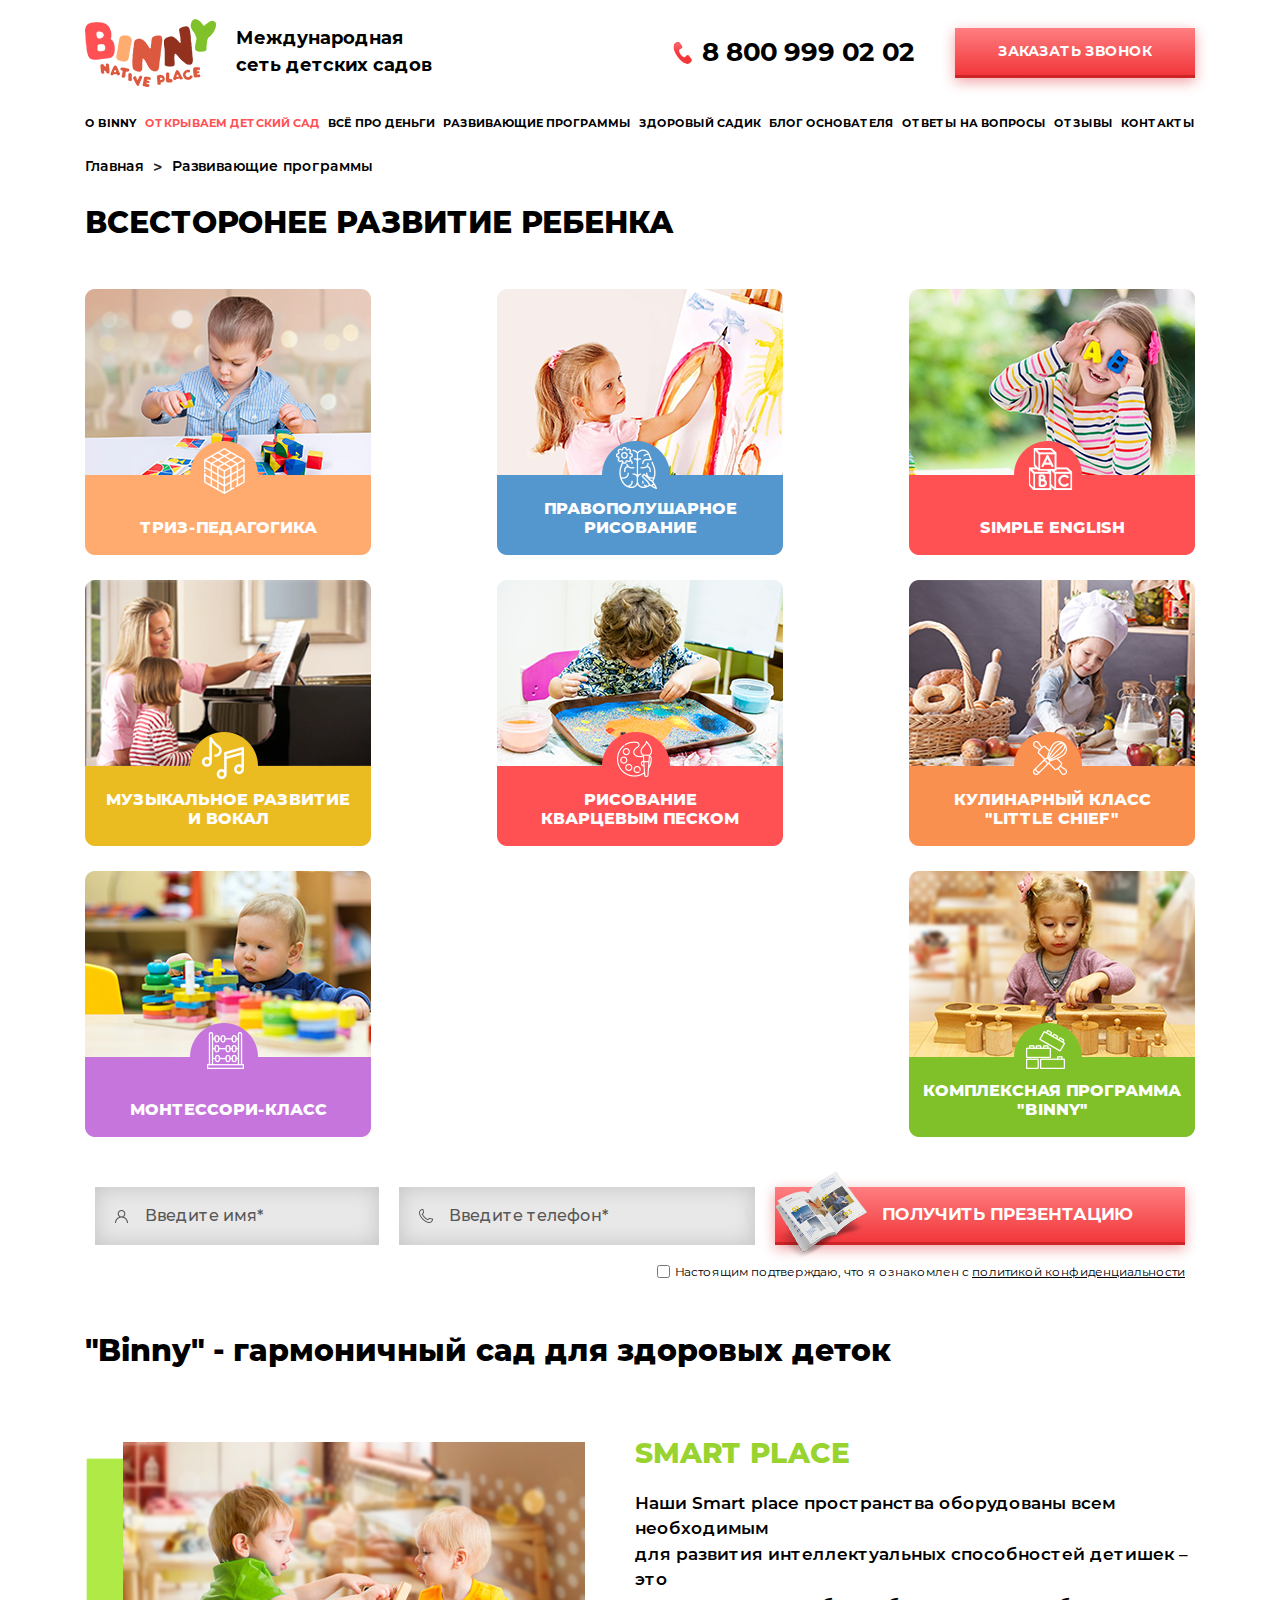
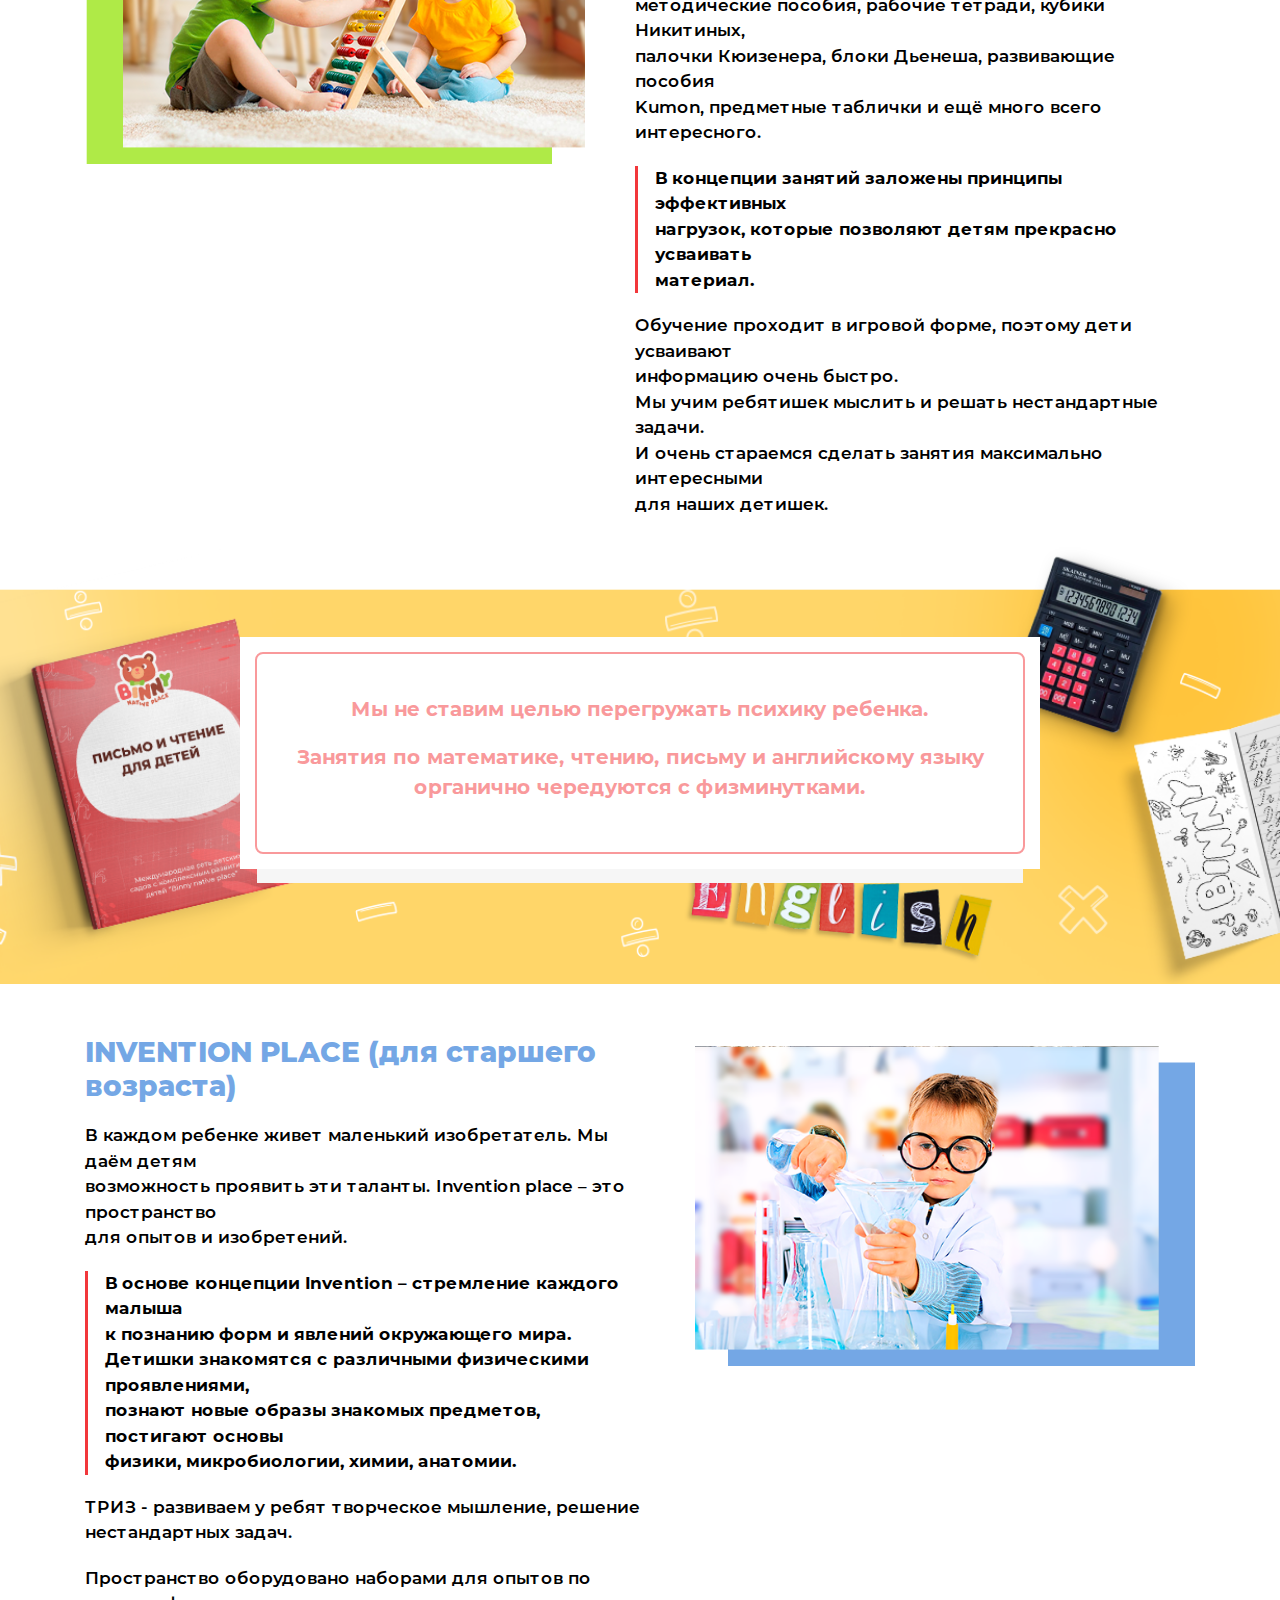
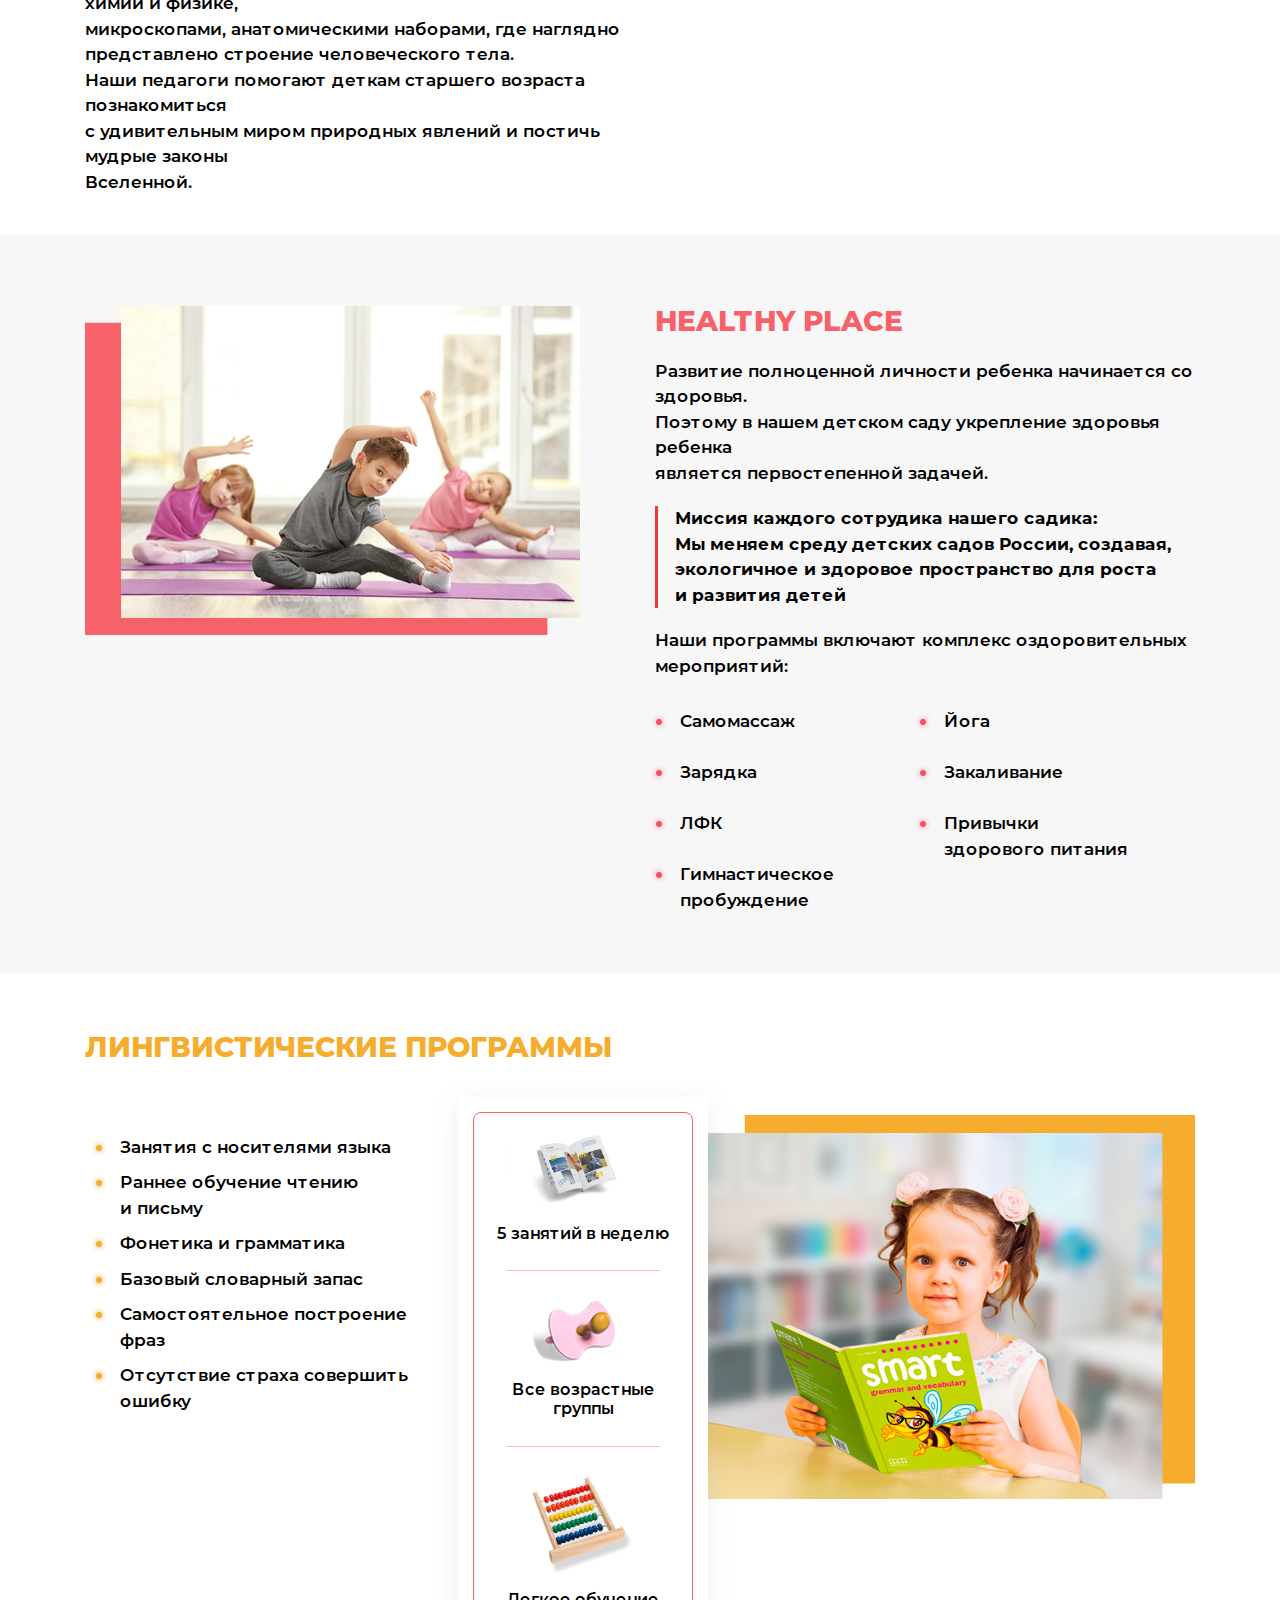
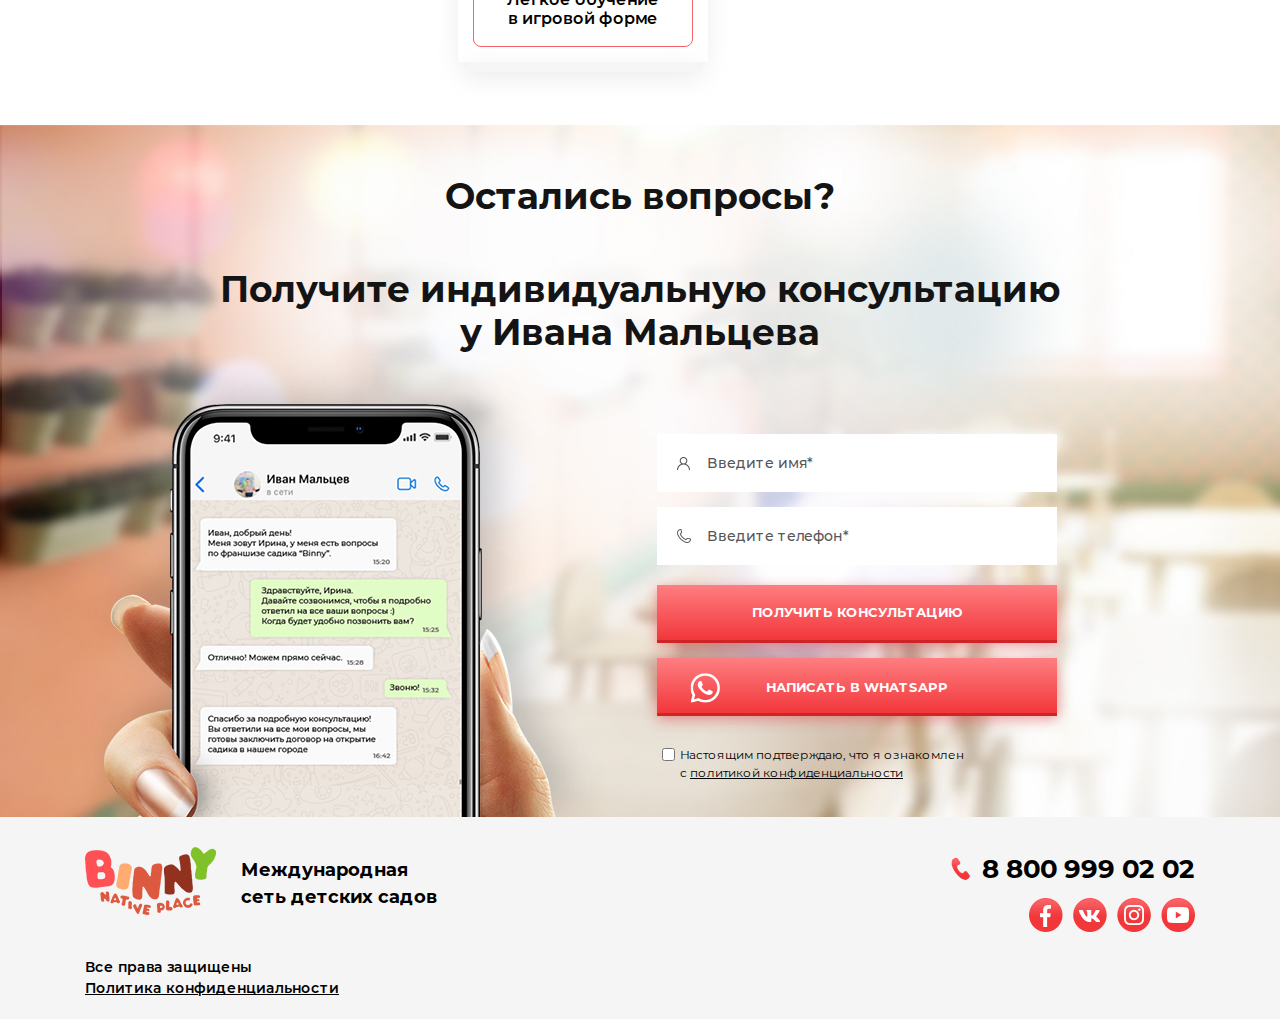
<file: development.html>
<!DOCTYPE html>
<html lang="en">
  <head>
    <meta charset="UTF-8" />
    <meta name="viewport" content="width=device-width, initial-scale=1.0" />
    <meta http-equiv="X-UA-Compatible" content="ie=edge" />
    <title>Document</title>
    <meta name="author" content="Yuriy Zudikhin" />
    <link rel="stylesheet" href="css/bootstrap.min.css" />
    <link rel="stylesheet" href="css/slick.css" />
    <link rel="stylesheet" href="css/style.css" />
  </head>
  <body>
    <header class="header">
      <div class="container">
        <div class="row">
          <div class="col-12">
            <div class="header__mobile">
              <div class="header__mobile_top">
                <a class="logo" href="#">
                  <img src="img/header/logo.png" alt="" />
                </a>
                <button class="header__nav_btn">
                  <span></span>
                  <span></span>
                  <span></span>
                </button>
              </div>
              <div class="header__mobile_bottom">
                <a class="tel" href="tel:8 800 999 02 02"
                  ><img src="img/header/tel.png" alt="" />8 800 999 02 02</a
                >
                <button class="call">Заказать звонок</button>
              </div>
            </div>
            <div class="header__desktop">
              <div class="header__desktop_top">
                <div class="left">
                  <a class="logo" href="#">
                    <img src="img/header/logo.png" alt="" />
                  </a>
                  <p>Международная сеть детских садов</p>
                </div>
                <div class="right">
                  <a class="tel" href="tel:8 800 999 02 02"
                    ><img src="img/header/tel.png" alt="" />8 800 999 02 02</a
                  >
                  <button class="call">Заказать звонок</button>
                </div>
              </div>
              <div class="header__desktop_nav">
                <ul>
                  <li><a href="#">О Binny</a></li>
                  <li class="active"><a href="#">Открываем детский сад</a></li>
                  <li><a href="#">Всё про деньги</a></li>
                  <li><a href="#">Развивающие программы</a></li>
                  <li><a href="#">Здоровый садик</a></li>
                  <li><a href="#">Блог основателя</a></li>
                  <li><a href="#">Ответы на вопросы</a></li>
                  <li><a href="#">Отзывы</a></li>
                  <li><a href="#">Контакты</a></li>
                </ul>
              </div>
            </div>
          </div>
        </div>
      </div>
    </header>

    <div class="header__mobile_nav">
      <ul>
        <li><a href="#">О Binny</a></li>
        <li><a href="#">Открываем детский сад</a></li>
        <li><a href="#">Всё про деньги</a></li>
        <li><a href="#">Развивающие программы</a></li>
        <li><a href="#">Здоровый садик</a></li>
        <li><a href="#">Блог основателя</a></li>
        <li><a href="#">Ответы на вопросы</a></li>
        <li><a href="#">Отзывы</a></li>
        <li><a href="#">Контакты</a></li>
      </ul>
    </div>

    <div class="breadcrumbs">
      <div class="container">
        <div class="row">
          <div class="col-12">
            <div class="breadcrumbs__main">
              <ul>
                <li><a href="#">Главная</a></li>
                <span>></span>
                <li><a href="#">Развивающие программы</a></li>
              </ul>
            </div>
          </div>
        </div>
      </div>
    </div>

    <section class="round__development">
      <div class="container">
        <div class="row">
          <div class="col-12">
            <h2>Всесторонее развитие ребенка</h2>
          </div>
          <div class="col-12">
            <div class="round__development_list">
              <div class="item">
                <div class="item_mob">
                  <div class="item_mob_content">
                    <img src="img/development_list/one.png" alt="" />
                    <h4>Триз-педагогика</h4>
                  </div>
                  <a href="#">Подробнее</a>
                </div>

                <div class="item_desk item_desk-one">
                  <img src="img/development_list/one.png" alt="" />
                  <h4>Триз-педагогика</h4>
                  <a href="#">Подробнее</a>
                </div>
              </div>

              <div class="item">
                <div class="item_mob">
                  <div class="item_mob_content">
                    <img src="img/development_list/two.png" alt="" />
                    <h4>
                      правополушарное <br />
                      рисование
                    </h4>
                  </div>
                  <a href="#">Подробнее</a>
                </div>

                <div class="item_desk item_desk-two">
                  <img src="img/development_list/two.png" alt="" />
                  <h4>
                    правополушарное <br />
                    рисование
                  </h4>
                  <a href="#">Подробнее</a>
                </div>
              </div>
              <div class="item">
                <div class="item_mob">
                  <div class="item_mob_content">
                    <img src="img/development_list/three.png" alt="" />
                    <h4>Simple English</h4>
                  </div>
                  <a href="#">Подробнее</a>
                </div>

                <div class="item_desk item_desk-three">
                  <img src="img/development_list/three.png" alt="" />
                  <h4>Simple English</h4>
                  <a href="#">Подробнее</a>
                </div>
              </div>

              <div class="item">
                <div class="item_mob">
                  <div class="item_mob_content">
                    <img src="img/development_list/four.png" alt="" />
                    <h4>
                      Музыкальное развитие <br />
                      и вокал
                    </h4>
                  </div>
                  <a href="#">Подробнее</a>
                </div>

                <div class="item_desk item_desk-four">
                  <img src="img/development_list/four.png" alt="" />
                  <h4>
                    Музыкальное развитие <br />
                    и вокал
                  </h4>
                  <a href="#">Подробнее</a>
                </div>
              </div>

              <div class="item">
                <div class="item_mob">
                  <div class="item_mob_content">
                    <img src="img/development_list/five.png" alt="" />
                    <h4>
                      Рисование <br />
                      кварцевым песком
                    </h4>
                  </div>
                  <a href="#">Подробнее</a>
                </div>

                <div class="item_desk item_desk-five">
                  <img src="img/development_list/five.png" alt="" />
                  <h4>
                    Рисование <br />
                    кварцевым песком
                  </h4>
                  <a href="#">Подробнее</a>
                </div>
              </div>

              <div class="item">
                <div class="item_mob">
                  <div class="item_mob_content">
                    <img src="img/development_list/six.png" alt="" />
                    <h4>
                      Кулинарный класс <br />
                      "Little chief"
                    </h4>
                  </div>
                  <a href="#">Подробнее</a>
                </div>

                <div class="item_desk item_desk-six">
                  <img src="img/development_list/six.png" alt="" />
                  <h4>
                    Кулинарный класс <br />
                    "Little chief"
                  </h4>
                  <a href="#">Подробнее</a>
                </div>
              </div>

              <div class="item">
                <div class="item_mob">
                  <div class="item_mob_content">
                    <img src="img/development_list/seven.png" alt="" />
                    <h4>Монтессори-класс</h4>
                  </div>
                  <a href="#">Подробнее</a>
                </div>

                <div class="item_desk item_desk-seven">
                  <img src="img/development_list/seven.png" alt="" />
                  <h4>Монтессори-класс</h4>
                  <a href="#">Подробнее</a>
                </div>
              </div>

              <div class="item">
                <div class="item_mob">
                  <div class="item_mob_content">
                    <img src="img/development_list/eight.png" alt="" />
                    <h4>
                      Комплексная программа <br />
                      "Binny"
                    </h4>
                  </div>
                  <a href="#">Подробнее</a>
                </div>

                <div class="item_desk item_desk-eight">
                  <img src="img/development_list/eight.png" alt="" />
                  <h4>
                    Комплексная программа <br />
                    "Binny"
                  </h4>
                  <a href="#">Подробнее</a>
                </div>
              </div>
            </div>
          </div>
          <div class="col-12">
            <div class="form">
              <form action="">
                <p>
                  <span>
                    <input type="text" placeholder="Введите имя*" />
                  </span>
                  <span>
                    <input type="tel" placeholder="Введите телефон*" />
                  </span>
                  <span class="submit_btn">
                    <input type="submit" value="получить презентацию" />
                  </span>

                  <label for=""
                    ><input type="checkbox" name="" value="" /><span
                      >Настоящим подтверждаю, что я ознакомлен с
                      <a href="#">политикой конфиденциальности</a></span
                    ></label
                  >
                </p>
              </form>
            </div>
          </div>
        </div>
      </div>
    </section>

    <section class="harmonious">
      <div class="container">
        <div class="row">
          <div class="col-12">
            <h2>"Binny" - гармоничный сад для здоровых деток</h2>
          </div>
          <div class="col-12">
            <div class="harmonious_main">
              <div class="img">
                <img src="img/development_list/harmonious_img.png" alt="" />
              </div>
              <div class="text">
                <h3>SMART PLACE</h3>
                <p>
                  Наши Smart place пространства оборудованы всем необходимым
                  <br />
                  для развития интеллектуальных способностей детишек – это
                  <br />
                  методические пособия, рабочие тетради, кубики Никитиных,
                  <br />
                  палочки Кюизенера, блоки Дьенеша, развивающие пособия <br />
                  Kumon, предметные таблички и ещё много всего интересного.
                </p>
                <p class="red">
                  В концепции занятий заложены принципы эффективных <br />
                  нагрузок, которые позволяют детям прекрасно усваивать <br />
                  материал.
                </p>
                <p>
                  Обучение проходит в игровой форме, поэтому дети усваивают
                  <br />
                  информацию очень быстро. <br />
                  Мы учим ребятишек мыслить и решать нестандартные задачи.
                  <br />
                  И очень стараемся сделать занятия максимально интересными
                  <br />
                  для наших детишек.
                </p>
              </div>
            </div>
          </div>
        </div>
      </div>
    </section>

    <section class="target">
      <div class="container">
        <div class="row">
          <div class="col-12">
            <div class="target__main">
              <div class="target__main_content">
                <p>Мы не ставим целью перегружать психику ребенка.</p>
                <p>
                  Занятия по математике, чтению, письму и английскому языку
                  <br />
                  органично чередуются с физминутками.
                </p>
              </div>
            </div>
          </div>
        </div>
      </div>
    </section>

    <section class="invention_place">
      <div class="container">
        <div class="row">
          <div class="col-12">
            <div class="invention_place_main">
              <div class="text">
                <h3>INVENTION PLACE (для старшего возраста)</h3>
                <p>
                  В каждом ребенке живет маленький изобретатель. Мы даём детям
                  <br />
                  возможность проявить эти таланты. Invention place – это
                  пространство <br />
                  для опытов и изобретений.
                </p>
                <p class="red">
                  В основе концепции Invention – стремление каждого малыша
                  <br />
                  к познанию форм и явлений окружающего мира. <br />
                  Детишки знакомятся с различными физическими проявлениями,
                  <br />
                  познают новые образы знакомых предметов, постигают основы
                  <br />
                  физики, микробиологии, химии, анатомии.
                </p>
                <p>
                  ТРИЗ - развиваем у ребят творческое мышление, решение <br />
                  нестандартных задач.
                </p>
                <p>
                  Пространство оборудовано наборами для опытов по химии и
                  физике, <br />
                  микроскопами, анатомическими наборами, где наглядно <br />
                  представлено строение человеческого тела. <br />
                  Наши педагоги помогают деткам старшего возраста познакомиться
                  <br />
                  с удивительным миром природных явлений и постичь мудрые законы
                  <br />
                  Вселенной.
                </p>
              </div>
              <div class="img">
                <img src="img/development_list/invention_img.png" alt="" />
              </div>
            </div>
          </div>
        </div>
      </div>
    </section>

    <section class="healthy_place">
      <div class="container">
        <div class="row">
          <div class="col-12">
            <div class="healthy_place_main">
              <div class="text">
                <h3>HEALTHY PLACE</h3>
                <p>
                  Развитие полноценной личности ребенка начинается со здоровья.
                  <br />
                  Поэтому в нашем детском саду укрепление здоровья ребенка
                  <br />
                  является первостепенной задачей.
                </p>
                <p class="red">
                  Миссия каждого сотрудика нашего садика: <br />
                  Мы меняем среду детских садов России, создавая, <br />
                  экологичное и здоровое пространство для роста <br />
                  и развития детей
                </p>
                <p>
                  Наши программы включают комплекс оздоровительных <br />
                  мероприятий:
                </p>
                <ul>
                  <li>
                    <img
                      src="img/development_list/red_bull.png"
                      alt=""
                    />Самомассаж
                  </li>
                  <li>
                    <img src="img/development_list/red_bull.png" alt="" />Йога
                  </li>
                  <li>
                    <img
                      src="img/development_list/red_bull.png"
                      alt=""
                    />Зарядка
                  </li>
                  <li>
                    <img
                      src="img/development_list/red_bull.png"
                      alt=""
                    />Закаливание
                  </li>
                  <li>
                    <img src="img/development_list/red_bull.png" alt="" />ЛФК
                  </li>
                  <li>
                    <img
                      src="img/development_list/red_bull.png"
                      alt=""
                    />Привычки <br />
                    здорового питания
                  </li>
                  <li>
                    <img
                      src="img/development_list/red_bull.png"
                      alt=""
                    />Гимнастическое <br />
                    пробуждение
                  </li>
                </ul>
              </div>
              <div class="img">
                <img src="img/development_list/healthy_img.png" alt="" />
              </div>
            </div>
          </div>
        </div>
      </div>
    </section>

    <section class="linguistics">
      <div class="container">
        <div class="row">
          <div class="col-12">
            <h2>лингвистические программы</h2>
          </div>
          <div class="col-12">
            <div class="linguistics_main">
              <div class="text">
                <ul>
                  <li>
                    <img
                      src="img/development_list/ling_bull.png"
                      alt=""
                    />Занятия с носителями языка
                  </li>
                  <li>
                    <img
                      src="img/development_list/ling_bull.png"
                      alt=""
                    />Раннее обучение чтению <br />
                    и письму
                  </li>
                  <li>
                    <img
                      src="img/development_list/ling_bull.png"
                      alt=""
                    />Фонетика и грамматика
                  </li>
                  <li>
                    <img
                      src="img/development_list/ling_bull.png"
                      alt=""
                    />Базовый словарный запас
                  </li>
                  <li>
                    <img
                      src="img/development_list/ling_bull.png"
                      alt=""
                    />Самостоятельное построение <br />
                    фраз
                  </li>
                  <li>
                    <img
                      src="img/development_list/ling_bull.png"
                      alt=""
                    />Отсутствие страха совершить <br />
                    ошибку
                  </li>
                </ul>
                <div class="billet">
                  <div class="billet__content">
                    <div class="item">
                      <img src="img/development_list/ling_book.png" alt="" />
                      <h5>5 занятий в неделю</h5>
                    </div>
                    <div class="item">
                      <img src="img/development_list/ling_nipple.png" alt="" />
                      <h5>
                        Все возрастные <br />
                        группы
                      </h5>
                    </div>
                    <div class="item">
                      <img src="img/development_list/ling_score.png" alt="" />
                      <h5>
                        Легкое обучение <br />
                        в игровой форме
                      </h5>
                    </div>
                  </div>
                </div>
              </div>
              <div class="img">
                <img src="img/development_list/ling_img.png" alt="" />
              </div>
            </div>
          </div>
        </div>
      </div>
    </section>

    <section class="answer__remained">
      <div class="container">
        <div class="row">
          <div class="col-12">
            <div class="answer__remained_title">
              <h2>Остались вопросы?</h2>
              <h2>
                Получите индивидуальную консультацию <br />
                у Ивана Мальцева
              </h2>
            </div>
          </div>
          <div class="col-12">
            <div class="answer__remained_main">
              <div class="img">
                <img src="img/answer__list/tel.png" alt="" />
              </div>
              <div class="form">
                <form action="">
                  <p>
                    <span>
                      <input type="text" placeholder="Введите имя*" />
                    </span>
                    <span>
                      <input type="tel" placeholder="Введите телефон*" />
                    </span>
                    <input type="submit" value="Получить консультацию" />

                    <a class="whatsapp" href=""
                      ><img src="img/ask/whtsup.png" alt="" />написать в
                      whatsapp</a
                    >

                    <label for="">
                      <input type="checkbox" />
                      <span>
                        Настоящим подтверждаю, что я ознакомлен <br />
                        с
                        <a href="#">политикой конфиденциальности</a>
                      </span>
                    </label>
                  </p>
                </form>
              </div>
            </div>
          </div>
        </div>
      </div>
    </section>

    <footer class="footer">
      <div class="container">
        <div class="row">
          <div class="col-12">
            <div class="footer__main">
              <div class="left">
                <div class="footer__logo">
                  <a href="#"><img src="img/header/logo.png" alt="" /></a>
                  <p>Международная сеть детских садов</p>
                </div>
                <div class="footer__confidentiality">
                  <span>Все права защищены</span>
                  <a href="#">Политика конфиденциальности</a>
                </div>
              </div>
              <div class="right">
                <a class="right__tel" href="tel:8 800 999 02 02"
                  ><img src="img/header/tel.png" alt="" /> 8 800 999 02 02</a
                >
                <ul>
                  <li>
                    <a href="#"><img src="img/footer/fb.png" alt="" /></a>
                  </li>
                  <li>
                    <a href="#"><img src="img/footer/vk.png" alt="" /></a>
                  </li>
                  <li>
                    <a href="#"><img src="img/footer/insta.png" alt="" /></a>
                  </li>
                  <li>
                    <a href="#"><img src="img/footer/youtube.png" alt="" /></a>
                  </li>
                </ul>
              </div>
            </div>
          </div>
        </div>
      </div>
    </footer>

    <div class="header__fake-modal"></div>
    <script src="js/jquery-3.5.1.min.js"></script>
    <script src="js/slick.min.js"></script>
    <script src="js/main.js"></script>
  </body>
</html>
</file>
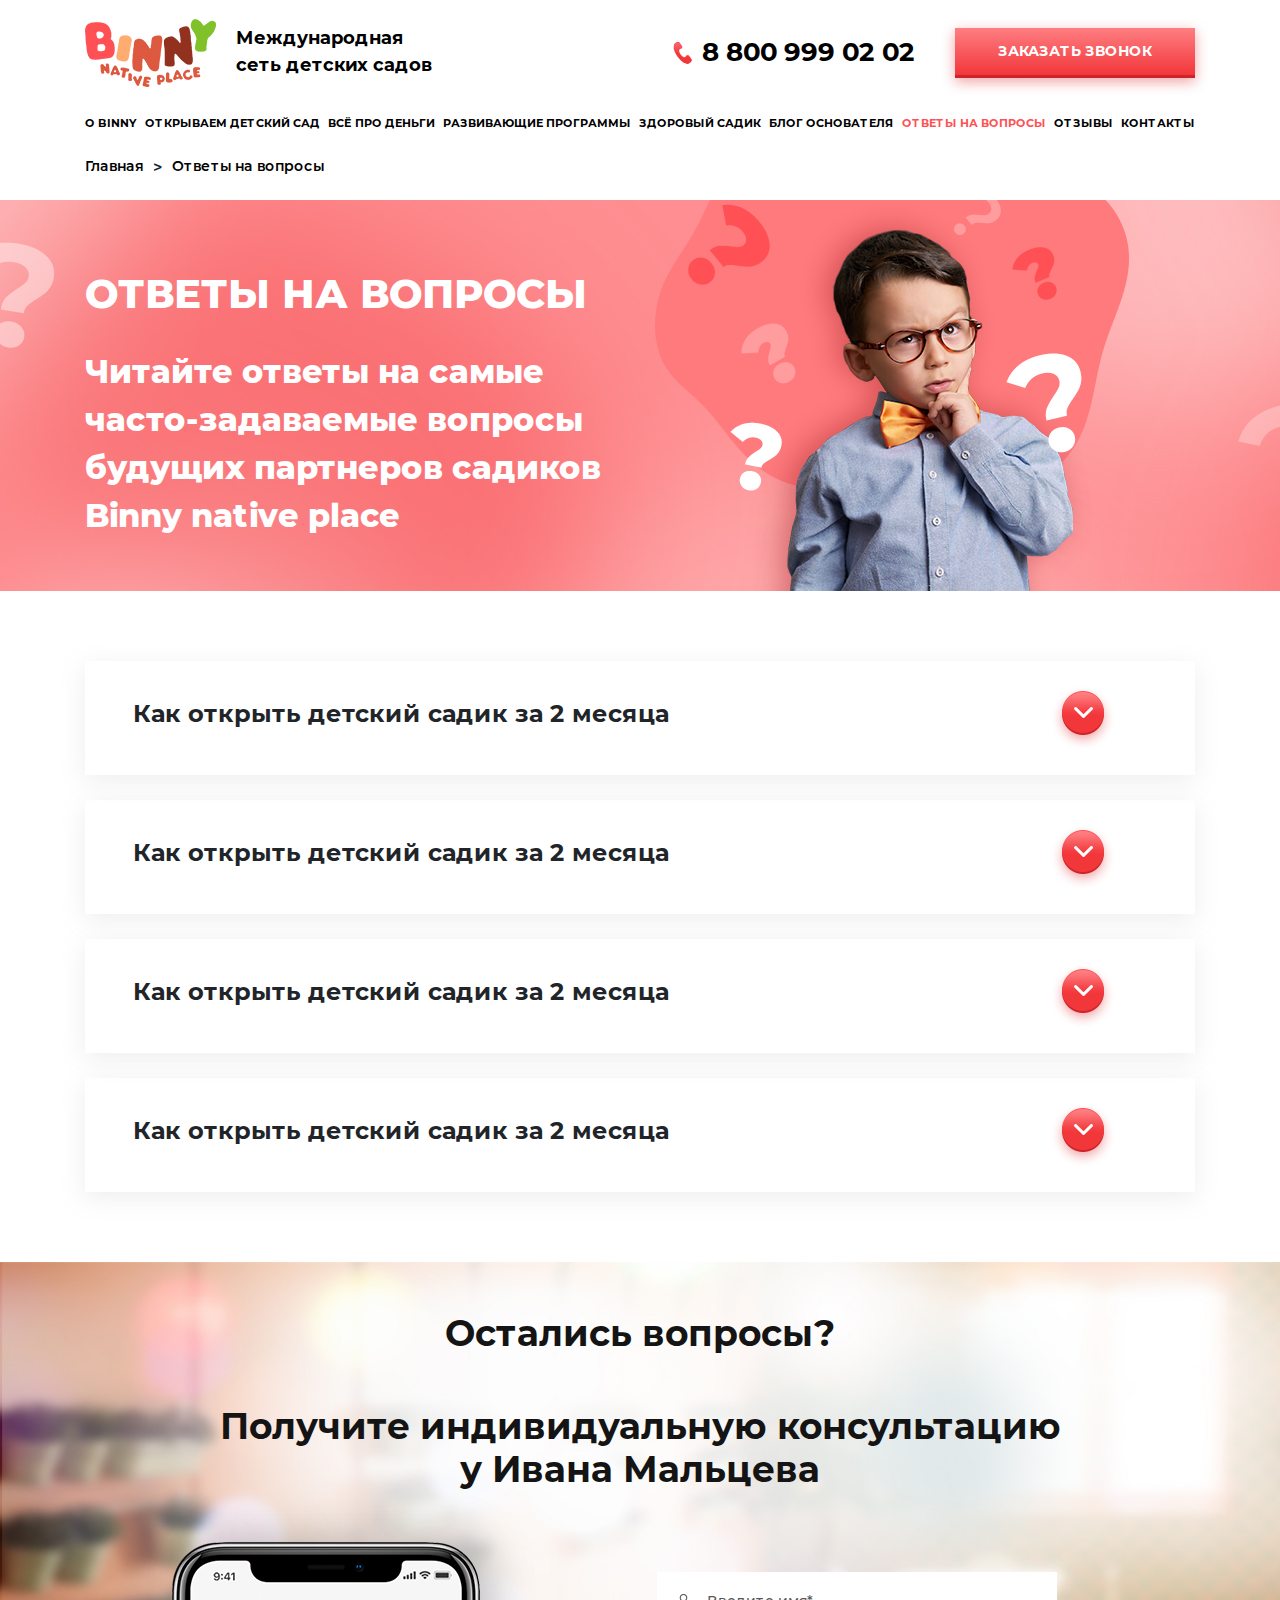
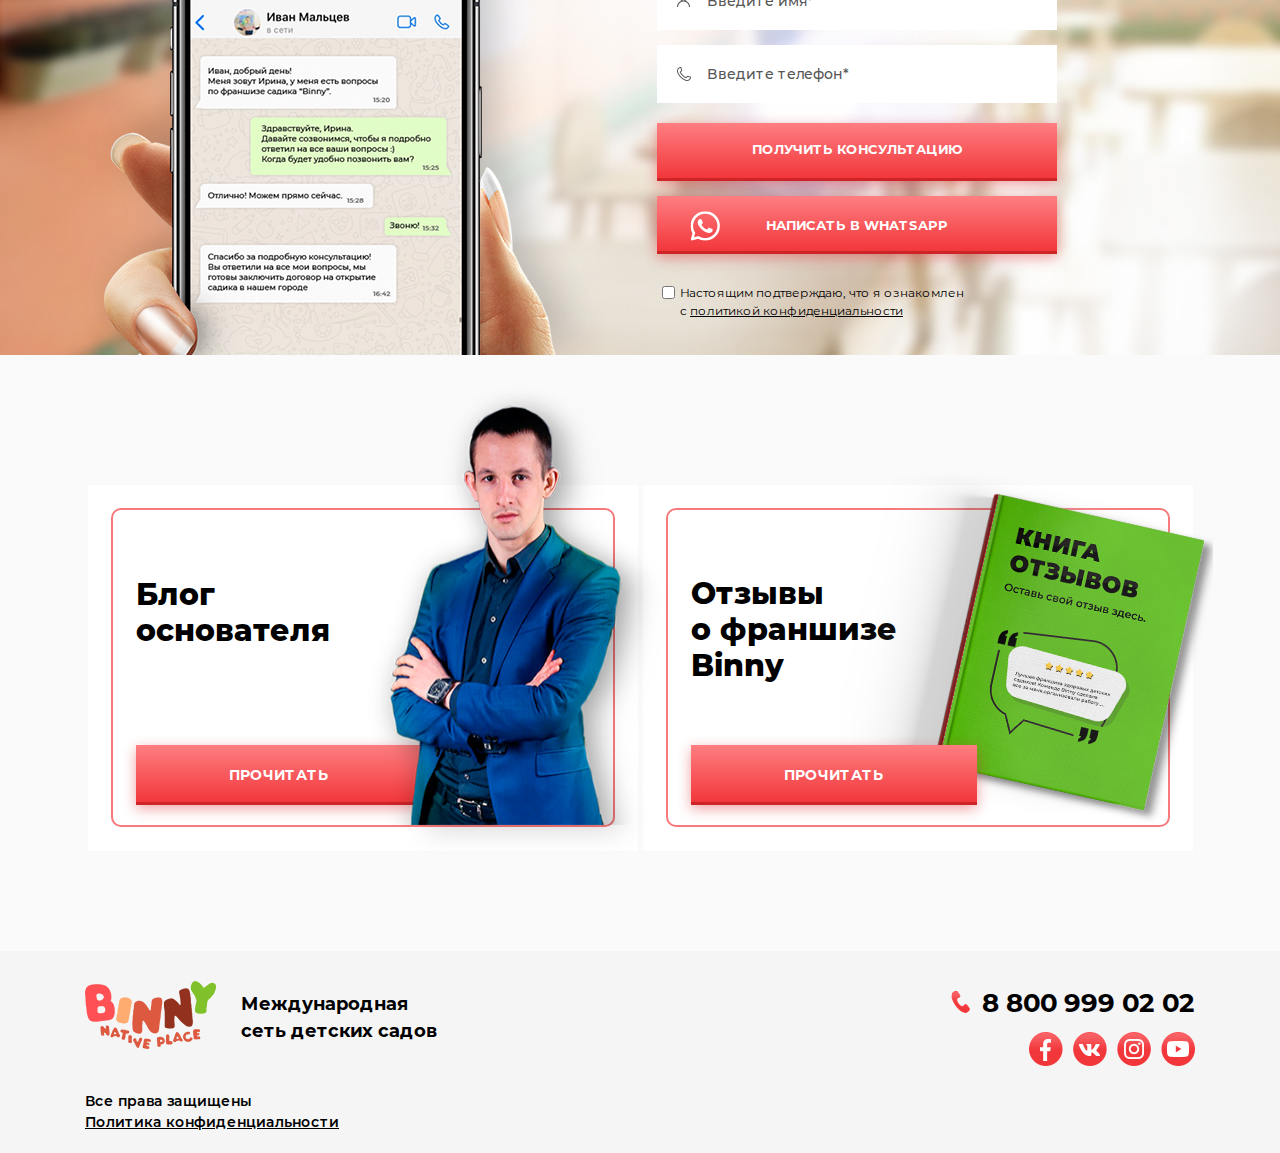
<file: faq.html>
<!DOCTYPE html>
<html lang="en">
  <head>
    <meta charset="UTF-8" />
    <meta name="viewport" content="width=device-width, initial-scale=1.0" />
    <meta http-equiv="X-UA-Compatible" content="ie=edge" />
    <title>Document</title>
    <meta name="author" content="Yuriy Zudikhin" />
    <link rel="stylesheet" href="css/bootstrap.min.css" />
    <link rel="stylesheet" href="css/slick.css" />
    <link rel="stylesheet" href="css/style.css" />
  </head>
  <body>
    <header class="header">
      <div class="container">
        <div class="row">
          <div class="col-12">
            <div class="header__mobile">
              <div class="header__mobile_top">
                <a class="logo" href="#">
                  <img src="img/header/logo.png" alt="" />
                </a>
                <button class="header__nav_btn">
                  <span></span>
                  <span></span>
                  <span></span>
                </button>
              </div>
              <div class="header__mobile_bottom">
                <a class="tel" href="tel:8 800 999 02 02"
                  ><img src="img/header/tel.png" alt="" />8 800 999 02 02</a
                >
                <button class="call">Заказать звонок</button>
              </div>
            </div>
            <div class="header__desktop">
              <div class="header__desktop_top">
                <div class="left">
                  <a class="logo" href="#">
                    <img src="img/header/logo.png" alt="" />
                  </a>
                  <p>Международная сеть детских садов</p>
                </div>
                <div class="right">
                  <a class="tel" href="tel:8 800 999 02 02"
                    ><img src="img/header/tel.png" alt="" />8 800 999 02 02</a
                  >
                  <button class="call">Заказать звонок</button>
                </div>
              </div>
              <div class="header__desktop_nav">
                <ul>
                  <li><a href="#">О Binny</a></li>
                  <li><a href="#">Открываем детский сад</a></li>
                  <li><a href="#">Всё про деньги</a></li>
                  <li><a href="#">Развивающие программы</a></li>
                  <li><a href="#">Здоровый садик</a></li>
                  <li><a href="#">Блог основателя</a></li>
                  <li class="active"><a href="#">Ответы на вопросы</a></li>
                  <li><a href="#">Отзывы</a></li>
                  <li><a href="#">Контакты</a></li>
                </ul>
              </div>
            </div>
          </div>
        </div>
      </div>
    </header>

    <div class="header__mobile_nav">
      <ul>
        <li><a href="#">О Binny</a></li>
        <li><a href="#">Открываем детский сад</a></li>
        <li><a href="#">Всё про деньги</a></li>
        <li><a href="#">Развивающие программы</a></li>
        <li><a href="#">Здоровый садик</a></li>
        <li><a href="#">Блог основателя</a></li>
        <li><a href="#">Ответы на вопросы</a></li>
        <li><a href="#">Отзывы</a></li>
        <li><a href="#">Контакты</a></li>
      </ul>
    </div>

    <div class="breadcrumbs">
      <div class="container">
        <div class="row">
          <div class="col-12">
            <div class="breadcrumbs__main">
              <ul>
                <li><a href="#">Главная</a></li>
                <span>></span>
                <li><a href="#">Ответы на вопросы</a></li>
              </ul>
            </div>
          </div>
        </div>
      </div>
    </div>

    <section class="answer__main">
      <div class="container">
        <div class="row">
          <div class="col-12 col-lg-6">
            <div class="text">
              <h2>ответы на вопросы</h2>
              <p>
                Читайте ответы на самые <br />
                часто-задаваемые вопросы <br />
                будущих партнеров садиков <br />
                Binny native place
              </p>
            </div>
          </div>
          <div class="col-12 col-lg-6">
            <div class="img">
              <img src="img/answer__main/photo.png" alt="" />
            </div>
          </div>
        </div>
      </div>
    </section>

    <section class="answer__list">
      <div class="container">
        <div class="row">
          <div class="col-12">
            <div class="answer__list_main">
              <div class="item">
                <div class="item__title">
                  <h3>Как открыть детский садик за 2 месяца</h3>
                  <img class="up" src="img/answer__list/icon.png" alt="" />
                  <img
                    class="down"
                    src="img/answer__list/icon-down.png"
                    alt=""
                  />
                </div>
                <div class="item__text">
                  <p>
                    Прыгать с парашютом не рекомендуется людям с нарушениями
                    опорно-двигательного аппарата, болезнями сердца,
                    психическими расстройствами, детям до 14 лет и беременным
                    женщинам. Максимальный лимит веса составляет - 120 кг.
                  </p>
                </div>
              </div>
              <div class="item">
                <div class="item__title">
                  <h3>Как открыть детский садик за 2 месяца</h3>
                  <img class="up" src="img/answer__list/icon.png" alt="" />
                  <img
                    class="down"
                    src="img/answer__list/icon-down.png"
                    alt=""
                  />
                </div>
                <div class="item__text">
                  <p>
                    Прыгать с парашютом не рекомендуется людям с нарушениями
                    опорно-двигательного аппарата, болезнями сердца,
                    психическими расстройствами, детям до 14 лет и беременным
                    женщинам. Максимальный лимит веса составляет - 120 кг.
                  </p>
                </div>
              </div>
              <div class="item">
                <div class="item__title">
                  <h3>Как открыть детский садик за 2 месяца</h3>
                  <img class="up" src="img/answer__list/icon.png" alt="" />
                  <img
                    class="down"
                    src="img/answer__list/icon-down.png"
                    alt=""
                  />
                </div>
                <div class="item__text">
                  <p>
                    Прыгать с парашютом не рекомендуется людям с нарушениями
                    опорно-двигательного аппарата, болезнями сердца,
                    психическими расстройствами, детям до 14 лет и беременным
                    женщинам. Максимальный лимит веса составляет - 120 кг.
                  </p>
                </div>
              </div>
              <div class="item">
                <div class="item__title">
                  <h3>Как открыть детский садик за 2 месяца</h3>
                  <img class="up" src="img/answer__list/icon.png" alt="" />
                  <img
                    class="down"
                    src="img/answer__list/icon-down.png"
                    alt=""
                  />
                </div>
                <div class="item__text">
                  <p>
                    Прыгать с парашютом не рекомендуется людям с нарушениями
                    опорно-двигательного аппарата, болезнями сердца,
                    психическими расстройствами, детям до 14 лет и беременным
                    женщинам. Максимальный лимит веса составляет - 120 кг.
                  </p>
                </div>
              </div>
            </div>
          </div>
        </div>
      </div>
    </section>

    <section class="answer__remained">
      <div class="container">
        <div class="row">
          <div class="col-12">
            <div class="answer__remained_title">
              <h2>Остались вопросы?</h2>
              <h2>
                Получите индивидуальную консультацию <br />
                у Ивана Мальцева
              </h2>
            </div>
          </div>
          <div class="col-12">
            <div class="answer__remained_main">
              <div class="img">
                <img src="img/answer__list/tel.png" alt="" />
              </div>
              <div class="form">
                <form action="">
                  <p>
                    <span>
                      <input type="text" placeholder="Введите имя*" />
                    </span>
                    <span>
                      <input type="tel" placeholder="Введите телефон*" />
                    </span>
                    <input type="submit" value="Получить консультацию" />

                    <a class="whatsapp" href=""
                      ><img src="img/ask/whtsup.png" alt="" />написать в
                      whatsapp</a
                    >

                    <label for="">
                      <input type="checkbox" />
                      <span>
                        Настоящим подтверждаю, что я ознакомлен <br />
                        с
                        <a href="#">политикой конфиденциальности</a>
                      </span>
                    </label>
                  </p>
                </form>
              </div>
            </div>
          </div>
        </div>
      </div>
    </section>

    <section class="links links-faq">
      <div class="container">
        <div class="row">
          <div class="col-12">
            <div class="links__main">
              <div class="links__main_blog">
                <div class="links__main_blog_content">
                  <h3>
                    Блог <br />
                    основателя
                  </h3>
                  <img src="img/links/photo.png" alt="" />
                  <a href="#">Прочитать</a>
                </div>
              </div>
              <div class="links__main_franchise">
                <div class="links__main_franchise_content">
                  <h3>
                    Отзывы <br />
                    о франшизе <br />
                    Binny
                  </h3>
                  <img src="img/links/book.png" alt="" />
                  <a href="#">Прочитать</a>
                </div>
              </div>
            </div>
          </div>
        </div>
      </div>
    </section>

    <footer class="footer">
      <div class="container">
        <div class="row">
          <div class="col-12">
            <div class="footer__main">
              <div class="left">
                <div class="footer__logo">
                  <a href="#"><img src="img/header/logo.png" alt="" /></a>
                  <p>Международная сеть детских садов</p>
                </div>
                <div class="footer__confidentiality">
                  <span>Все права защищены</span>
                  <a href="#">Политика конфиденциальности</a>
                </div>
              </div>
              <div class="right">
                <a class="right__tel" href="tel:8 800 999 02 02"
                  ><img src="img/header/tel.png" alt="" /> 8 800 999 02 02</a
                >
                <ul>
                  <li>
                    <a href="#"><img src="img/footer/fb.png" alt="" /></a>
                  </li>
                  <li>
                    <a href="#"><img src="img/footer/vk.png" alt="" /></a>
                  </li>
                  <li>
                    <a href="#"><img src="img/footer/insta.png" alt="" /></a>
                  </li>
                  <li>
                    <a href="#"><img src="img/footer/youtube.png" alt="" /></a>
                  </li>
                </ul>
              </div>
            </div>
          </div>
        </div>
      </div>
    </footer>

    <div class="header__fake-modal"></div>
    <script src="js/jquery-3.5.1.min.js"></script>
    <script src="js/slick.min.js"></script>
    <script src="js/main.js"></script>
  </body>
</html>
</file>
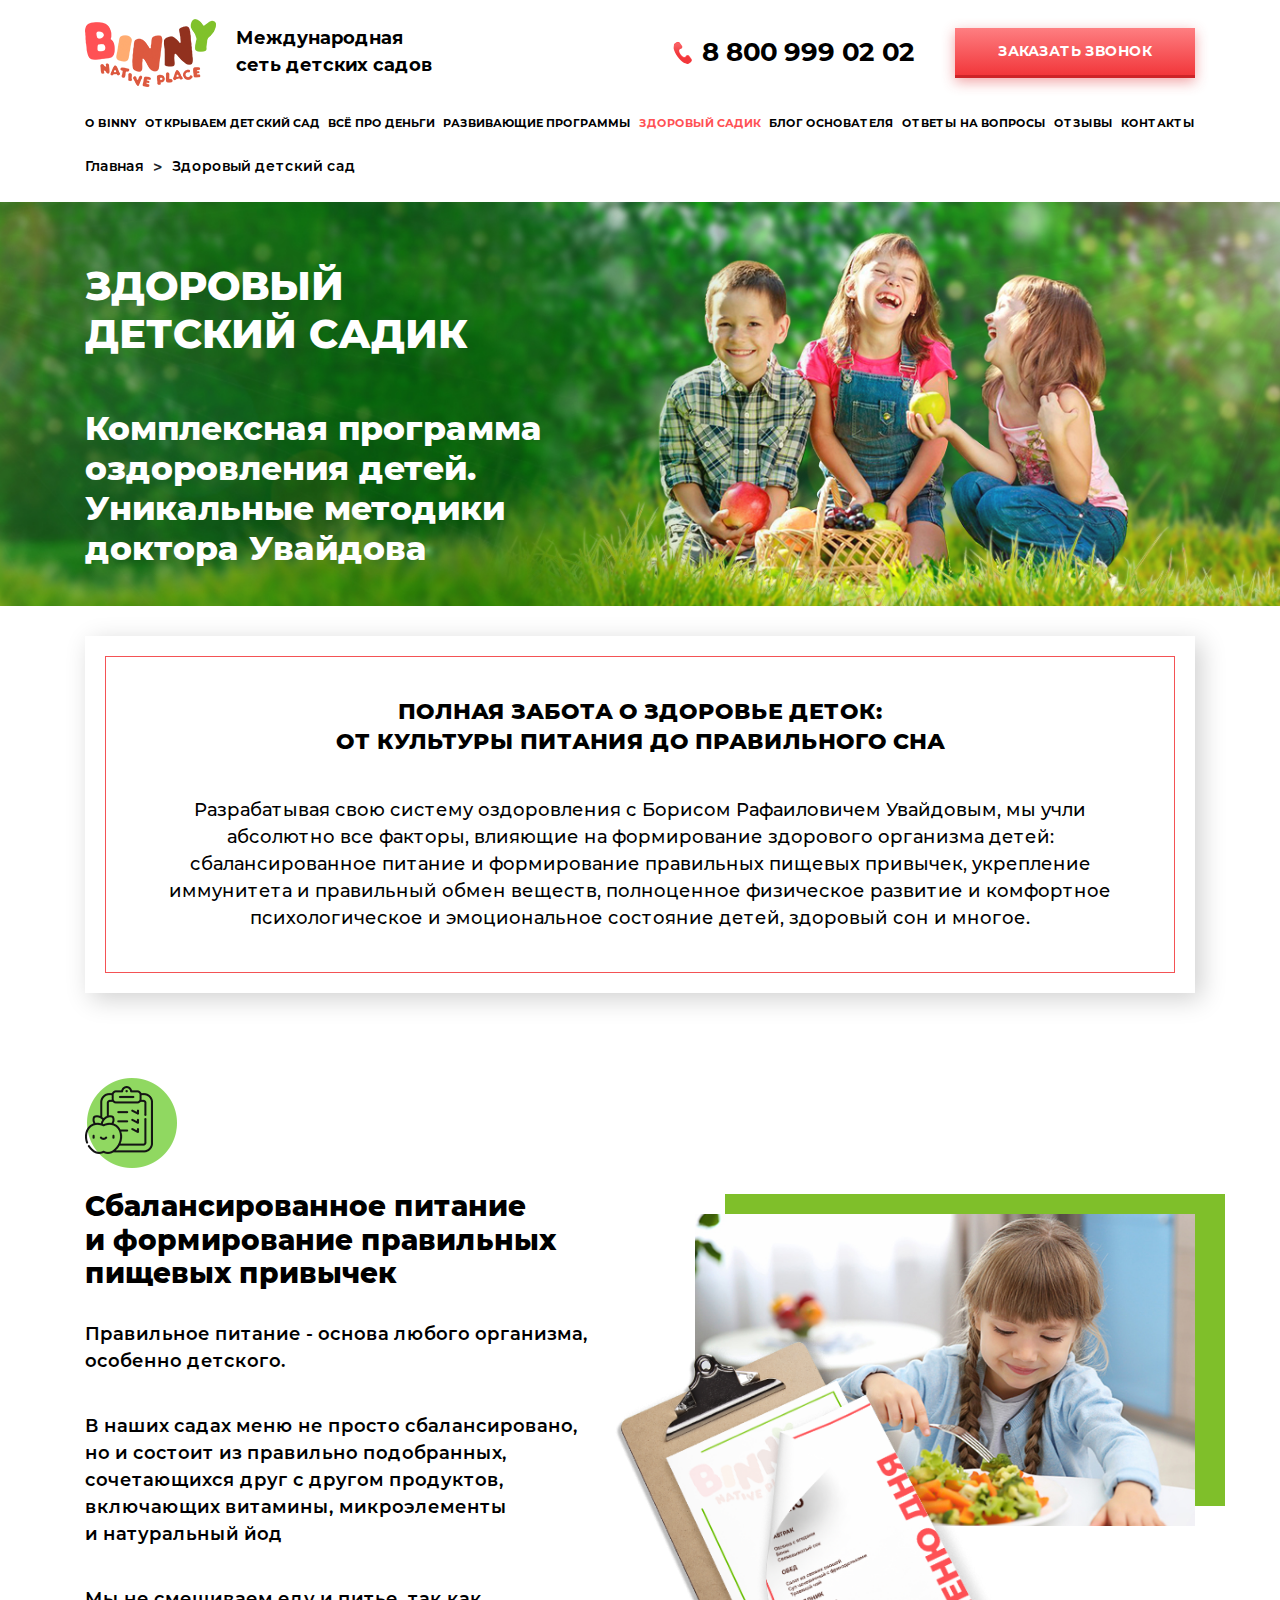
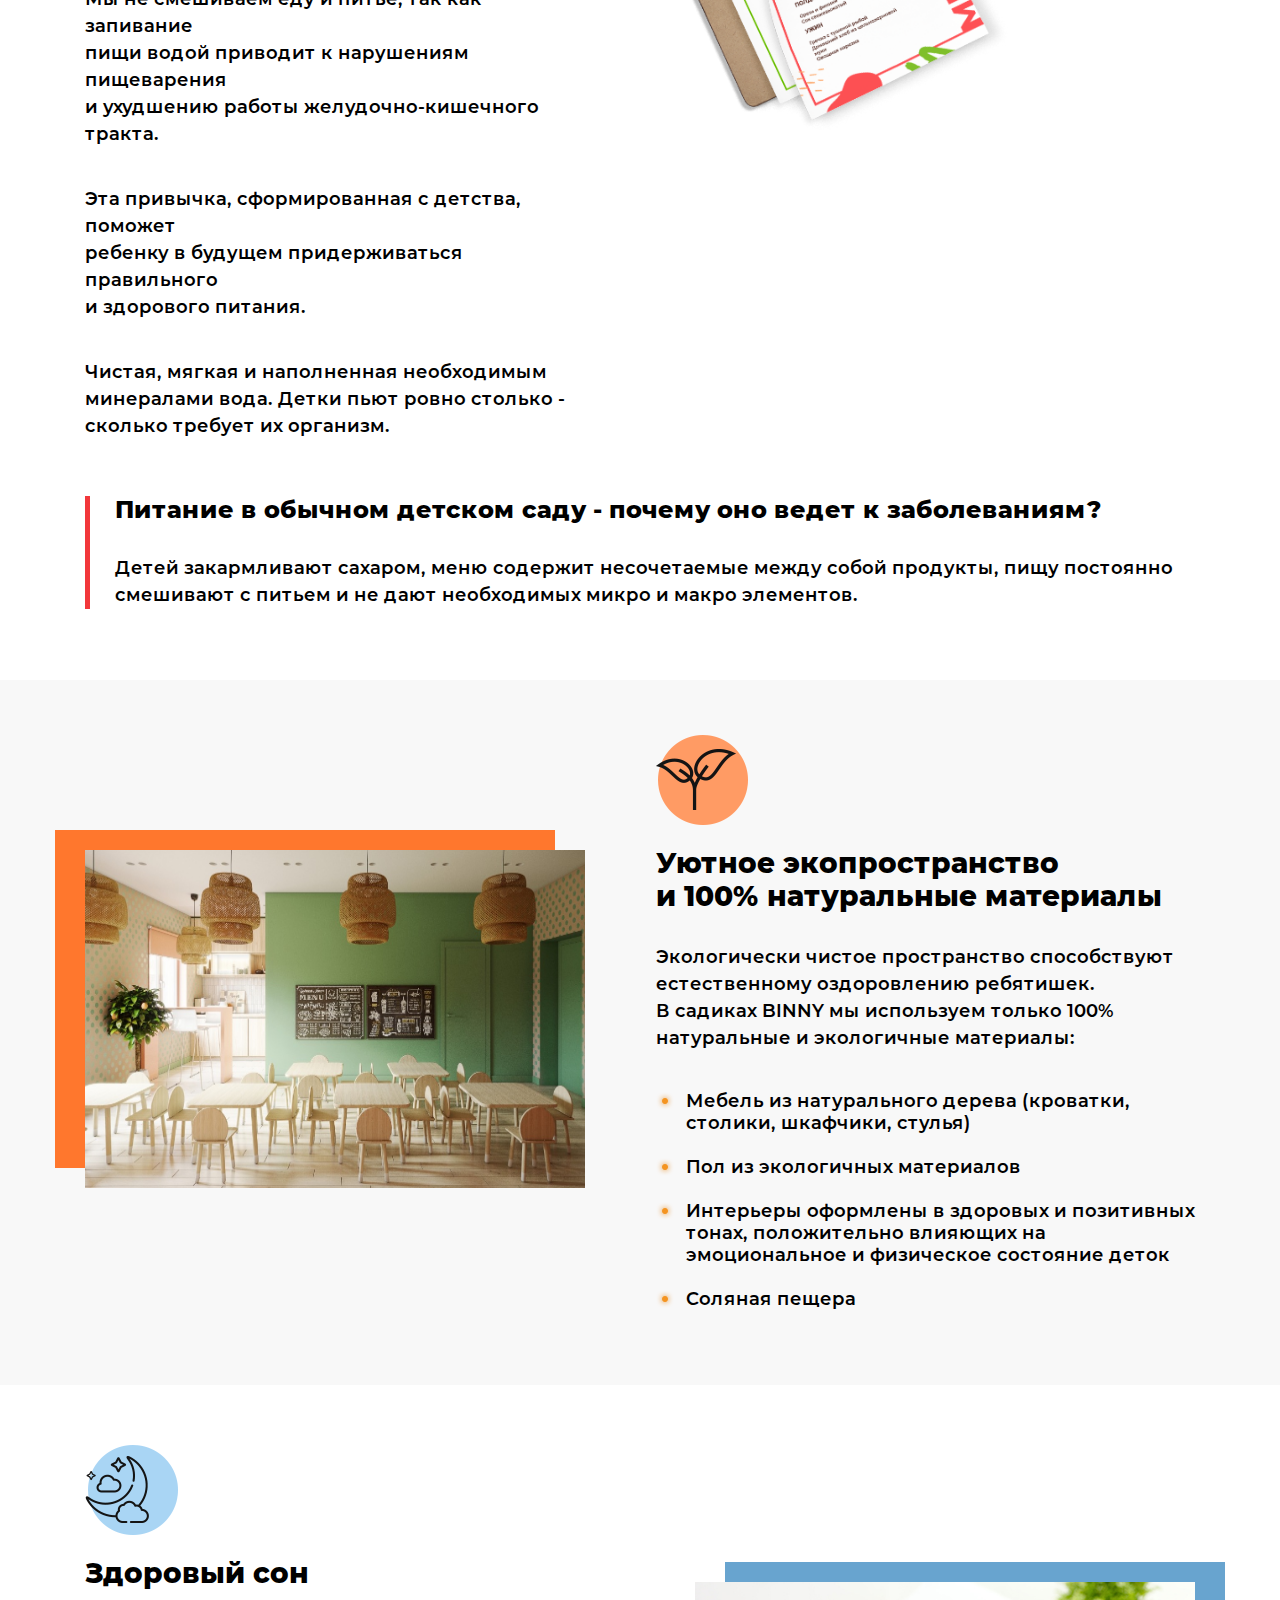
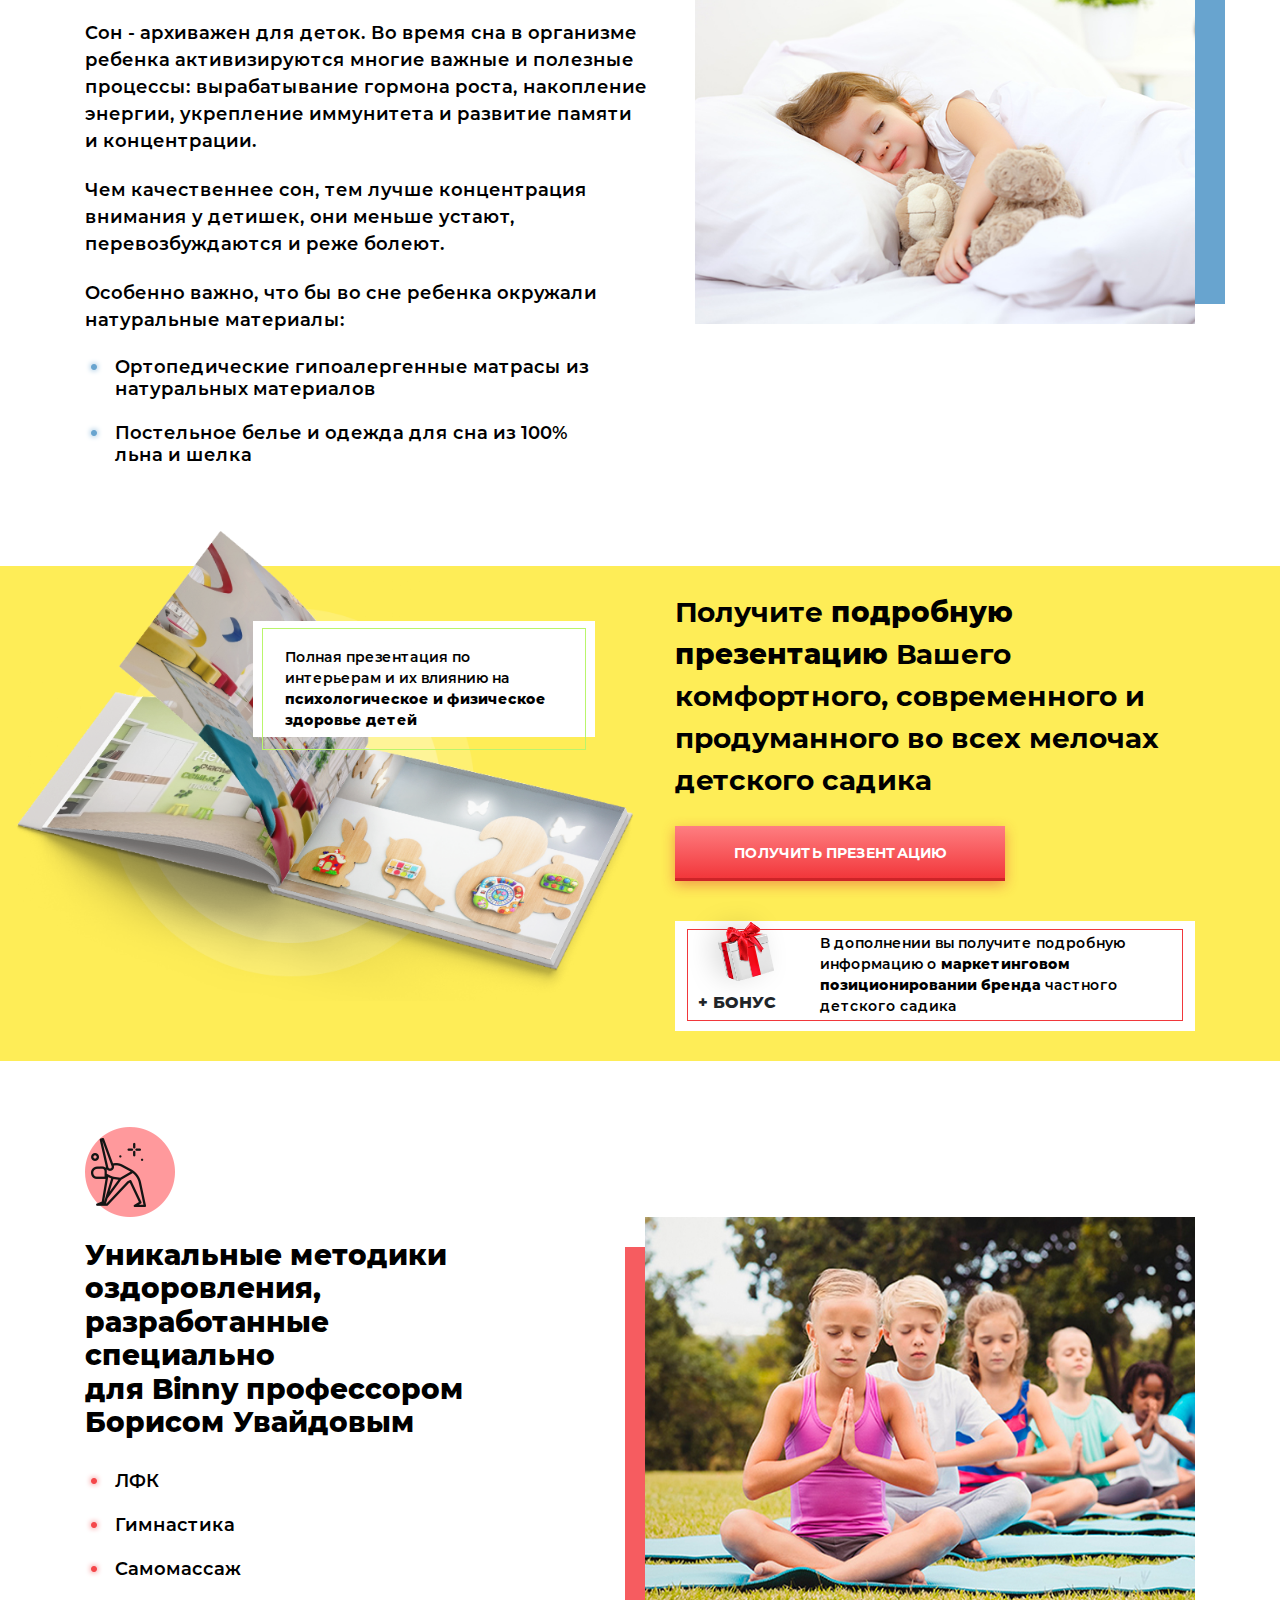
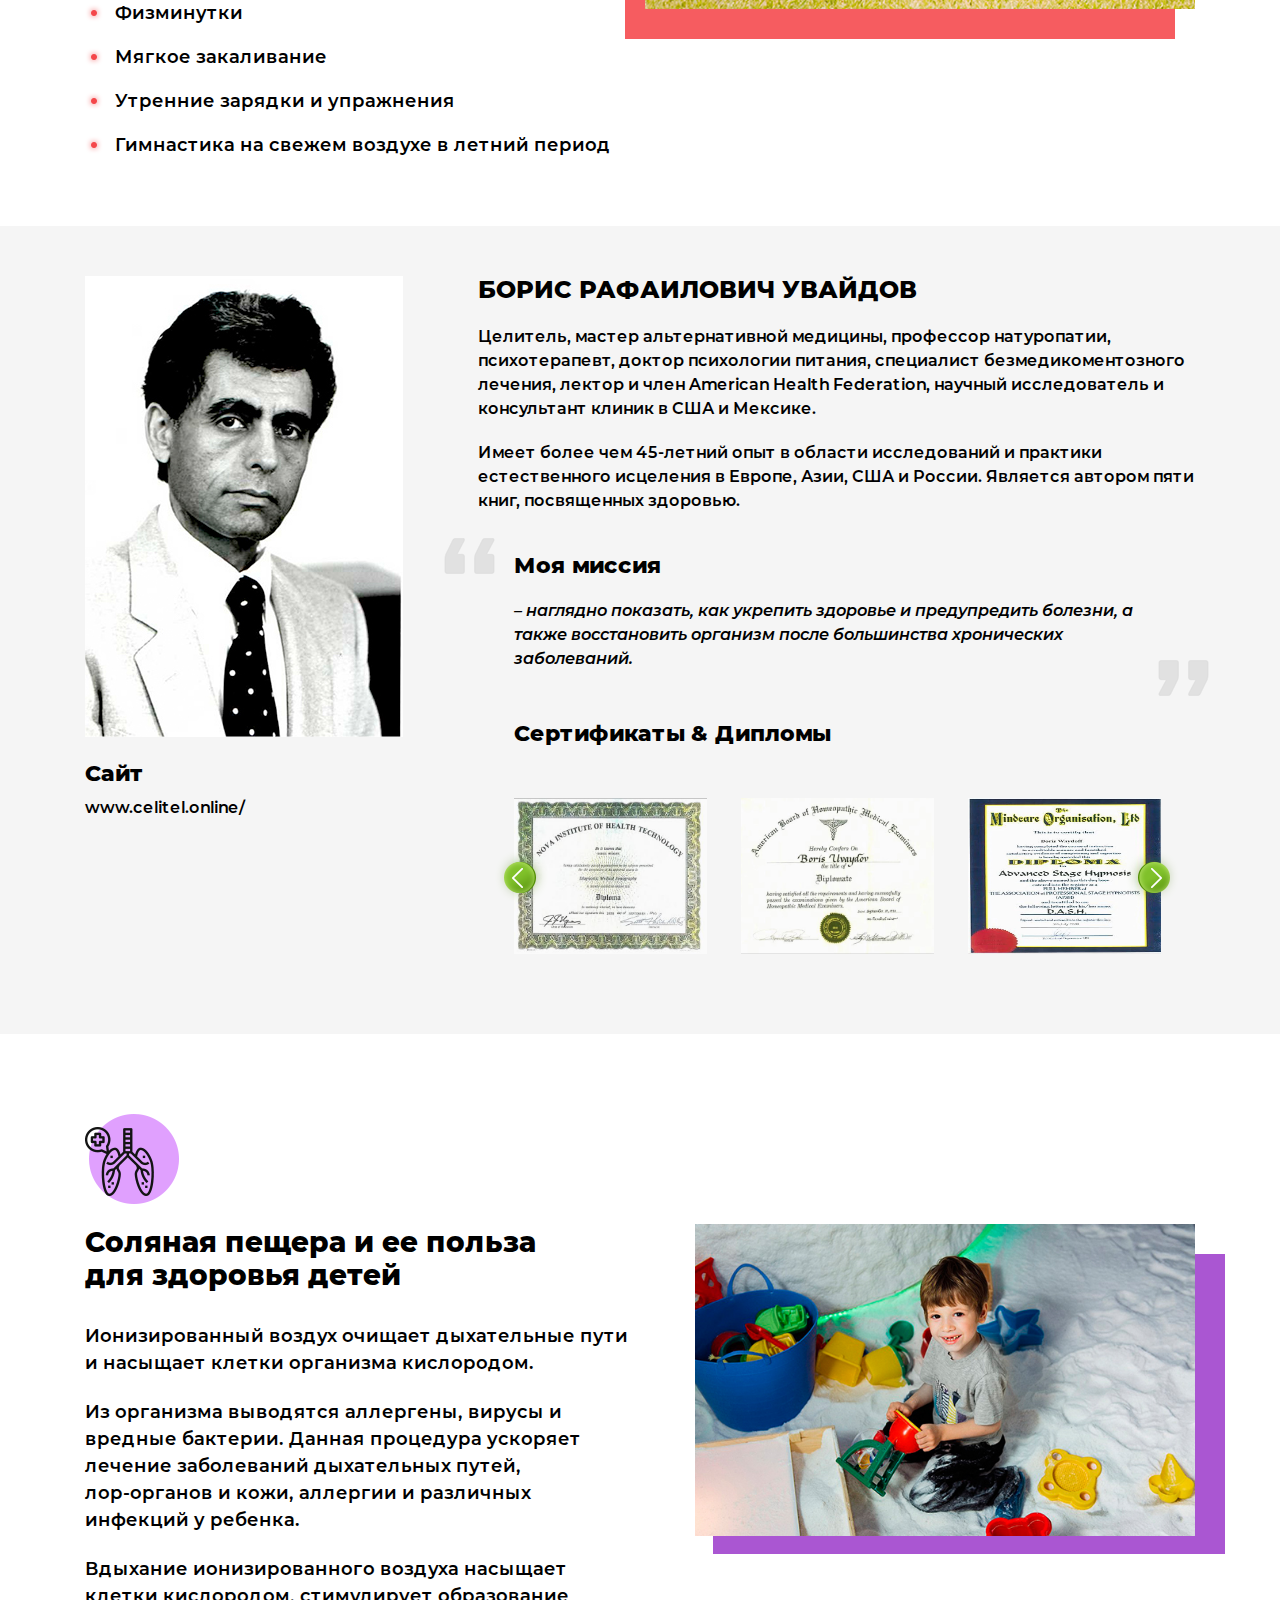
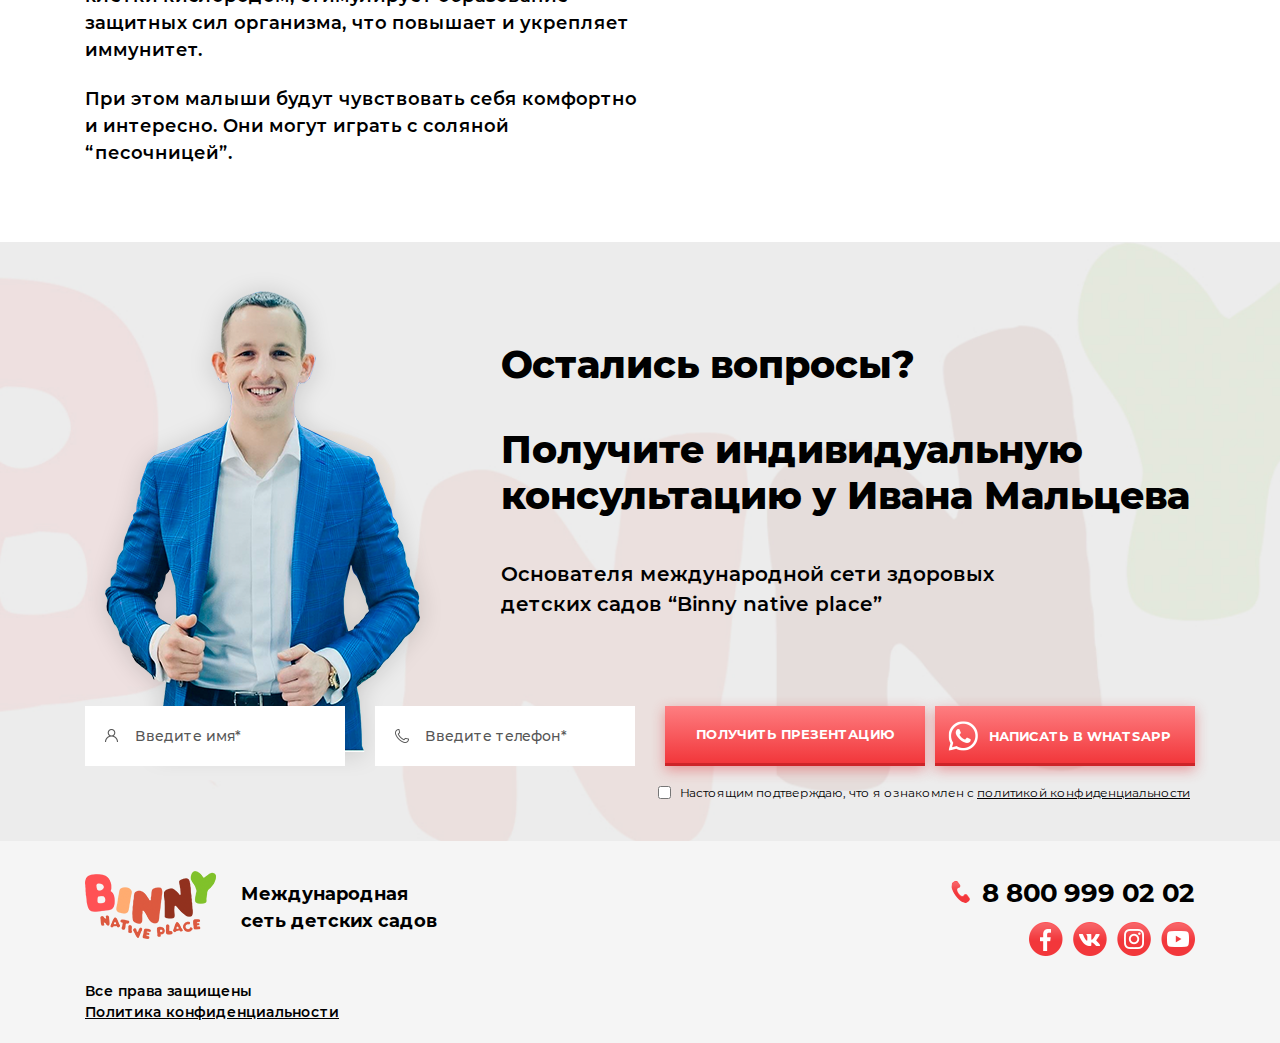
<file: healthy.html>
<!DOCTYPE html>
<html lang="en">
  <head>
    <meta charset="UTF-8" />
    <meta name="viewport" content="width=device-width, initial-scale=1.0" />
    <meta http-equiv="X-UA-Compatible" content="ie=edge" />
    <title>Document</title>
    <meta name="author" content="Yuriy Zudikhin" />
    <link rel="stylesheet" href="css/bootstrap.min.css" />
    <link rel="stylesheet" href="css/slick.css" />
    <link rel="stylesheet" href="css/slick-lightbox.css" />
    <link rel="stylesheet" href="css/style.css" />
  </head>
  <body>
    <header class="header">
      <div class="container">
        <div class="row">
          <div class="col-12">
            <div class="header__mobile">
              <div class="header__mobile_top">
                <a class="logo" href="#">
                  <img src="img/header/logo.png" alt="" />
                </a>
                <button class="header__nav_btn">
                  <span></span>
                  <span></span>
                  <span></span>
                </button>
              </div>
              <div class="header__mobile_bottom">
                <a class="tel" href="tel:8 800 999 02 02"
                  ><img src="img/header/tel.svg" alt="" />8 800 999 02 02</a
                >
                <button class="call">Заказать звонок</button>
              </div>
            </div>
            <div class="header__desktop">
              <div class="header__desktop_top">
                <div class="left">
                  <a class="logo" href="#">
                    <img src="img/header/logo.png" alt="" />
                  </a>
                  <p>Международная сеть детских садов</p>
                </div>
                <div class="right">
                  <a class="tel" href="tel:8 800 999 02 02"
                    ><img src="img/header/tel.png" alt="" />8 800 999 02 02</a
                  >
                  <button class="call">Заказать звонок</button>
                </div>
              </div>
              <div class="header__desktop_nav">
                <ul>
                  <li><a href="#">О Binny</a></li>
                  <li><a href="#">Открываем детский сад</a></li>
                  <li><a href="#">Всё про деньги</a></li>
                  <li><a href="#">Развивающие программы</a></li>
                  <li class="active"><a href="#">Здоровый садик</a></li>
                  <li><a href="#">Блог основателя</a></li>
                  <li><a href="#">Ответы на вопросы</a></li>
                  <li><a href="#">Отзывы</a></li>
                  <li><a href="#">Контакты</a></li>
                </ul>
              </div>
            </div>
          </div>
        </div>
      </div>
    </header>

    <div class="header__mobile_nav">
      <ul>
        <li><a href="#">О Binny</a></li>
        <li><a href="#">Открываем детский сад</a></li>
        <li><a href="#">Всё про деньги</a></li>
        <li><a href="#">Развивающие программы</a></li>
        <li><a href="#">Здоровый садик</a></li>
        <li><a href="#">Блог основателя</a></li>
        <li><a href="#">Ответы на вопросы</a></li>
        <li><a href="#">Отзывы</a></li>
        <li><a href="#">Контакты</a></li>
      </ul>
    </div>

    <div class="breadcrumbs">
      <div class="container">
        <div class="row">
          <div class="col-12">
            <div class="breadcrumbs__main">
              <ul>
                <li><a href="#">Главная</a></li>
                <span>></span>
                <li><a href="#">Здоровый детский сад</a></li>
              </ul>
            </div>
          </div>
        </div>
      </div>
    </div>

    <section class="healthygarden">
      <div class="container">
        <div class="row">
          <div class="col-12">
            <div class="healthygarden__main">
              <h1>
                здоровый <br />
                детский садик
              </h1>
              <p>
                Комплексная программа <br />
                оздоровления детей. <br />
                Уникальные методики <br />
                доктора Увайдова
              </p>
            </div>
          </div>
        </div>
      </div>
    </section>

    <section class="care">
      <div class="container">
        <div class="row">
          <div class="col-12">
            <div class="care__main">
              <div class="care__main_content">
                <h2>
                  Полная забота о здоровье деток: <br />
                  от культуры питания до правильного сна
                </h2>
                <p>
                  Разрабатывая свою систему оздоровления с Борисом Рафаиловичем
                  Увайдовым, мы учли абсолютно все факторы, влияющие на
                  формирование здорового организма детей: сбалансированное
                  питание и формирование правильных пищевых привычек, укрепление
                  иммунитета и правильный обмен веществ, полноценное физическое
                  развитие и комфортное психологическое и эмоциональное
                  состояние детей, здоровый сон и многое.
                </p>
              </div>
            </div>
          </div>
        </div>
      </div>
    </section>

    <section class="nutrition">
      <div class="container">
        <div class="row">
          <div class="col-12">
            <div class="nutrition__main">
              <div class="text">
                <img src="img/nutrition/icon.png" alt="" />
                <h3>
                  Сбалансированное питание <br />
                  и формирование правильных <br />
                  пищевых привычек
                </h3>
                <p>
                  Правильное питание - основа любого организма, <br />
                  особенно детского.
                </p>
                <p>
                  В наших садах меню не просто сбалансировано, <br />
                  но и состоит из правильно подобранных, <br />
                  сочетающихся друг с другом продуктов, <br />
                  включающих витамины, микроэлементы <br />
                  и натуральный йод
                </p>
                <p>
                  Мы не смешиваем еду и питье, так как запивание <br />
                  пищи водой приводит к нарушениям пищеварения <br />
                  и ухудшению работы желудочно-кишечного тракта.
                </p>
                <p>
                  Эта привычка, сформированная с детства, поможет <br />
                  ребенку в будущем придерживаться правильного <br />
                  и здорового питания.
                </p>
                <p>
                  Чистая, мягкая и наполненная необходимым <br />
                  минералами вода. Детки пьют ровно столько - <br />
                  сколько требует их организм.
                </p>
              </div>
              <div class="img">
                <img src="img/nutrition/img.jpg" alt="" />
                <img class="menu" src="img/nutrition/menu.png" alt="" />
              </div>
            </div>
            <div class="nutrition__disease">
              <h3>
                Питание в обычном детском саду - почему оно ведет к
                заболеваниям?
              </h3>
              <p>
                Детей закармливают сахаром, меню содержит несочетаемые между
                собой продукты, пищу постоянно смешивают с питьем и не дают
                необходимых микро и макро элементов.
              </p>
            </div>
          </div>
        </div>
      </div>
    </section>

    <section class="ecospace">
      <div class="container">
        <div class="row">
          <div class="col-12">
            <div class="ecospace__main">
              <div class="img">
                <img src="img/ecospace/space.jpeg" alt="" />
              </div>
              <div class="text">
                <img src="img/ecospace/icon.png" alt="" />
                <h3>
                  Уютное экопространство <br />
                  и 100% натуральные материалы
                </h3>
                <p>
                  Экологически чистое пространство способствуют <br />
                  естественному оздоровлению ребятишек. <br />
                  В садиках BINNY мы используем только 100% <br />
                  натуральные и экологичные материалы:
                </p>
                <ul>
                  <li>
                    <img src="img/ecospace/bullet.png" alt="" />
                    <p>
                      Мебель из натурального дерева (кроватки, <br />
                      столики, шкафчики, стулья)
                    </p>
                  </li>
                  <li>
                    <img src="img/ecospace/bullet.png" alt="" />
                    <p>Пол из экологичных материалов</p>
                  </li>
                  <li>
                    <img src="img/ecospace/bullet.png" alt="" />
                    <p>
                      Интерьеры оформлены в здоровых и позитивных <br />
                      тонах, положительно влияющих на <br />
                      эмоциональное и физическое состояние деток
                    </p>
                  </li>
                  <li>
                    <img src="img/ecospace/bullet.png" alt="" />
                    <p>
                      Соляная пещера
                    </p>
                  </li>
                </ul>
              </div>
            </div>
          </div>
        </div>
      </div>
    </section>

    <section class="sleep">
      <div class="container">
        <div class="row">
          <div class="col-12">
            <div class="sleep__main">
              <div class="text">
                <img src="img/sleep/icon.png" alt="" />
                <h3>Здоровый сон</h3>
                <p>
                  Сон - архиважен для деток. Во время сна в организме <br />
                  ребенка активизируются многие важные и полезные <br />
                  процессы: вырабатывание гормона роста, накопление <br />
                  энергии, укрепление иммунитета и развитие памяти <br />
                  и концентрации.
                </p>
                <p>
                  Чем качественнее сон, тем лучше концентрация <br />
                  внимания у детишек, они меньше устают, <br />
                  перевозбуждаются и реже болеют.
                </p>
                <p>
                  Особенно важно, что бы во сне ребенка окружали <br />
                  натуральные материалы:
                </p>
                <ul>
                  <li>
                    <img src="img/sleep/bullet.png" alt="" />
                    <p>
                      Ортопедические гипоалергенные матрасы из <br />
                      натуральных материалов
                    </p>
                  </li>
                  <li>
                    <img src="img/sleep/bullet.png" alt="" />
                    <p>
                      Постельное белье и одежда для сна из 100% <br />
                      льна и шелка
                    </p>
                  </li>
                </ul>
              </div>
              <div class="img">
                <img src="img/sleep/sleep.jpg" alt="" />
              </div>
            </div>
          </div>
        </div>
      </div>
    </section>

    <section class="presentation__healthy">
      <div class="container">
        <div class="row">
          <div class="col-12">
            <div class="presentation__healthy_main">
              <div class="img">
                <img src="img/presentation__healthy/book.png" alt="" />
                <div class="img__main">
                  <div class="img__main_text">
                    <p>
                      Полная презентация по интерьерам и их влиянию на
                      <span>психологическое и физическое здоровье детей</span>
                    </p>
                  </div>
                </div>
              </div>

              <div class="text">
                <p>
                  Получите <span>подробную презентацию</span>
                  Вашего комфортного, современного и продуманного во всех
                  мелочах детского садика
                </p>
                <a href="#">получить презентацию</a>
                <div class="bonus">
                  <div class="bonus__content">
                    <div class="left">
                      <img src="img/presentation__healthy/gift.png" alt="" />
                      <span>+ бонус</span>
                    </div>
                    <div class="right">
                      <p>
                        В дополнении вы получите подробную информацию о
                        <span>маркетинговом позиционировании бренда</span>
                        частного детского садика
                      </p>
                    </div>
                  </div>
                </div>
              </div>
            </div>
          </div>
        </div>
      </div>
    </section>

    <section class="methodology">
      <div class="container">
        <div class="row">
          <div class="col-12">
            <div class="methodology__main">
              <div class="text">
                <img src="img/methodology/icon.png" alt="" />
                <h3>
                  Уникальные методики <br />
                  оздоровления, <br />
                  разработанные специально <br />
                  для Binny профессором <br />
                  Борисом Увайдовым
                </h3>
                <ul>
                  <li>
                    <img src="img/methodology/bullet.png" alt="" />
                    <p>
                      ЛФК
                    </p>
                  </li>
                  <li>
                    <img src="img/methodology/bullet.png" alt="" />
                    <p>
                      Гимнастика
                    </p>
                  </li>
                  <li>
                    <img src="img/methodology/bullet.png" alt="" />
                    <p>
                      Самомассаж
                    </p>
                  </li>
                  <li>
                    <img src="img/methodology/bullet.png" alt="" />
                    <p>
                      Физминутки
                    </p>
                  </li>
                  <li>
                    <img src="img/methodology/bullet.png" alt="" />
                    <p>
                      Мягкое закаливание
                    </p>
                  </li>
                  <li>
                    <img src="img/methodology/bullet.png" alt="" />
                    <p>
                      Утренние зарядки и упражнения
                    </p>
                  </li>
                  <li>
                    <img src="img/methodology/bullet.png" alt="" />
                    <p>
                      Гимнастика на свежем воздухе в летний период
                    </p>
                  </li>
                </ul>
              </div>
              <div class="img">
                <img src="img/methodology/photo.jpg" alt="" />
              </div>
            </div>
          </div>
        </div>
      </div>
    </section>

    <section class="professor">
      <div class="container">
        <div class="row">
          <div class="col-12">
            <div class="professor__main">
              <div class="img">
                <img src="img/professor/photo.jpg" alt="" />
                <span>Сайт</span>
                <a target="_blank" href="https://www.celitel.online/"
                  >www.celitel.online/</a
                >
              </div>
              <div class="content">
                <h3>Борис Рафаилович Увайдов</h3>
                <p>
                  Целитель, мастер альтернативной медицины, профессор
                  натуропатии, психотерапевт, доктор психологии питания,
                  специалист безмедикоментозного лечения, лектор и член American
                  Health Federation, научный исследователь и консультант клиник
                  в США и Мексике.
                </p>
                <p>
                  Имеет более чем 45-летний опыт в области исследований и
                  практики естественного исцеления в Европе, Азии, США и России.
                  Является автором пяти книг, посвященных здоровью.
                </p>
                <div class="quote">
                  <h4>Моя миссия</h4>
                  <p>
                    – наглядно показать, как укрепить здоровье и предупредить
                    болезни, а также восстановить организм после большинства
                    хронических заболеваний.
                  </p>
                </div>
                <div class="slider">
                  <h4>Сертификаты & Дипломы</h4>
                  <div class="slider__item">
                    <div class="image">
                      <img
                        src="img/professor/diplom1.jpg"
                        alt=""
                        title="diplom1"
                      />
                    </div>
                    <div class="image">
                      <img
                        src="img/professor/diplom2.jpg"
                        alt=""
                        title="diplom2"
                      />
                    </div>
                    <div class="image">
                      <img
                        src="img/professor/diplom3.jpg"
                        alt=""
                        title="diplom3"
                      />
                    </div>
                    <div class="image">
                      <img
                        src="img/professor/diplom4.jpg"
                        alt=""
                        title="diplom4"
                      />
                    </div>
                    <div class="image">
                      <img
                        src="img/professor/diplom5.jpg"
                        alt=""
                        title="diplom5"
                      />
                    </div>
                    <div class="image">
                      <img
                        src="img/professor/diplom6.jpg"
                        alt=""
                        title="diplom6"
                      />
                    </div>
                    <div class="image">
                      <img
                        src="img/professor/diplom7.jpg"
                        alt=""
                        title="diplom7"
                      />
                    </div>
                    <div class="image">
                      <img
                        src="img/professor/diplom8.jpg"
                        alt=""
                        title="diplom8"
                      />
                    </div>
                    <div class="image">
                      <img
                        src="img/professor/diplom9.jpg"
                        alt=""
                        title="diplom9"
                      />
                    </div>
                    <div class="image">
                      <img
                        src="img/professor/diplom10.jpg"
                        alt=""
                        title="diplom10"
                      />
                    </div>
                    <div class="image">
                      <img
                        src="img/professor/diplom11.jpg"
                        alt=""
                        title="diplom11"
                      />
                    </div>
                  </div>
                  <div class="btns">
                    <button class="professor__slider_prev">
                      <img src="img/professor/arrow-left.png" alt="" />
                    </button>
                    <button class="professor__slider_next">
                      <img src="img/professor/arrow-right.png" alt="" />
                    </button>
                  </div>
                </div>
              </div>
            </div>
          </div>
        </div>
      </div>
    </section>

    <section class="cave">
      <div class="container">
        <div class="row">
          <div class="col-12">
            <div class="cave__main">
              <div class="text">
                <img src="img/cave/icon.png" alt="" />
                <h3>
                  Соляная пещера и ее польза <br />
                  для здоровья детей
                </h3>
                <p>
                  Ионизированный воздух очищает дыхательные пути <br />
                  и насыщает клетки организма кислородом.
                </p>
                <p>
                  Из организма выводятся аллергены, вирусы и <br />
                  вредные бактерии. Данная процедура ускоряет <br />
                  лечение заболеваний дыхательных путей, <br />
                  лор-органов и кожи, аллергии и различных <br />
                  инфекций у ребенка.
                </p>
                <p>
                  Вдыхание ионизированного воздуха насыщает <br />
                  клетки кислородом, стимулирует образование <br />
                  защитных сил организма, что повышает и укрепляет <br />
                  иммунитет.
                </p>
                <p>
                  При этом малыши будут чувствовать себя комфортно <br />
                  и интересно. Они могут играть с соляной <br />
                  “песочницей”.
                </p>
              </div>
              <div class="img">
                <img src="img/cave/photo.jpg" alt="" />
              </div>
            </div>
          </div>
        </div>
      </div>
    </section>

    <section class="ask">
      <div class="container">
        <div class="row">
          <div class="col-12">
            <div class="ask__main">
              <div class="img">
                <img src="img/ask/photo.png" alt="" />
              </div>
              <div class="text">
                <h3>Остались вопросы?</h3>
                <h3>Получите индивидуальную консультацию у Ивана Мальцева</h3>
                <p>
                  Основателя международной сети здоровых <br />
                  детских садов “Binny native place”
                </p>
              </div>
            </div>
            <div class="ask__btns">
              <form action="">
                <input type="text" placeholder="Введите имя*" />
                <input type="tel" placeholder="Введите телефон*" />
                <input type="submit" value="получить презентацию" />
              </form>
              <a class="ask__btns_whatsapp" href=""
                ><img src="img/ask/whtsup.png" alt="" />написать в whatsapp</a
              >
              <label for="">
                <input type="checkbox" />
                <p>
                  Настоящим подтверждаю, что я ознакомлен с
                  <a href="#">политикой конфиденциальности</a>
                </p>
              </label>
            </div>
          </div>
        </div>
      </div>
    </section>

    <footer class="footer">
      <div class="container">
        <div class="row">
          <div class="col-12">
            <div class="footer__main">
              <div class="left">
                <div class="footer__logo">
                  <a href="#"><img src="img/header/logo.png" alt="" /></a>
                  <p>Международная сеть детских садов</p>
                </div>
                <div class="footer__confidentiality">
                  <span>Все права защищены</span>
                  <a href="#">Политика конфиденциальности</a>
                </div>
              </div>
              <div class="right">
                <a class="right__tel" href="tel:8 800 999 02 02"
                  ><img src="img/header/tel.png" alt="" /> 8 800 999 02 02</a
                >
                <ul>
                  <li>
                    <a href="#"><img src="img/footer/fb.png" alt="" /></a>
                  </li>
                  <li>
                    <a href="#"><img src="img/footer/vk.png" alt="" /></a>
                  </li>
                  <li>
                    <a href="#"><img src="img/footer/insta.png" alt="" /></a>
                  </li>
                  <li>
                    <a href="#"><img src="img/footer/youtube.png" alt="" /></a>
                  </li>
                </ul>
              </div>
            </div>
          </div>
        </div>
      </div>
    </footer>

    <div class="header__fake-modal"></div>
    <script src="js/jquery-3.5.1.min.js"></script>
    <script src="js/slick.min.js"></script>
    <script src="js/slick-lightbox.js"></script>
    <script src="js/main.js"></script>
  </body>
</html>
</file>
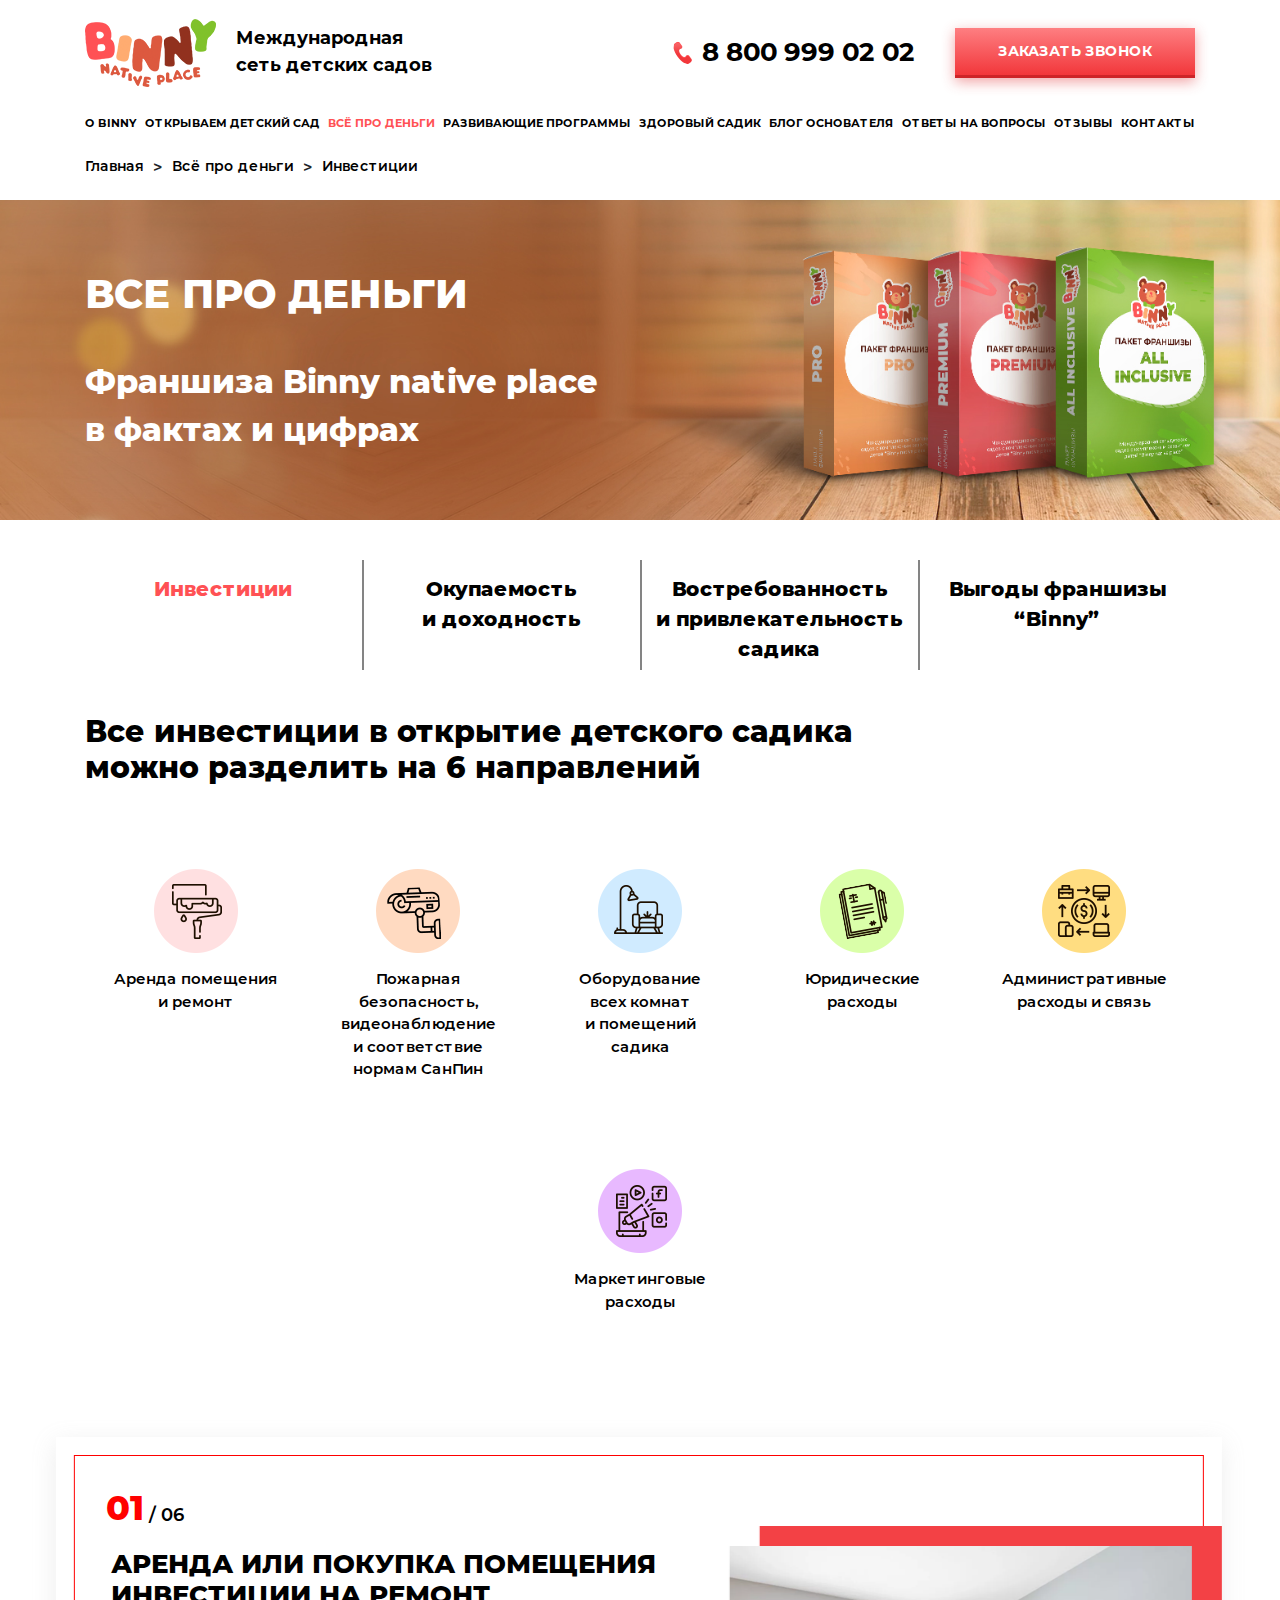
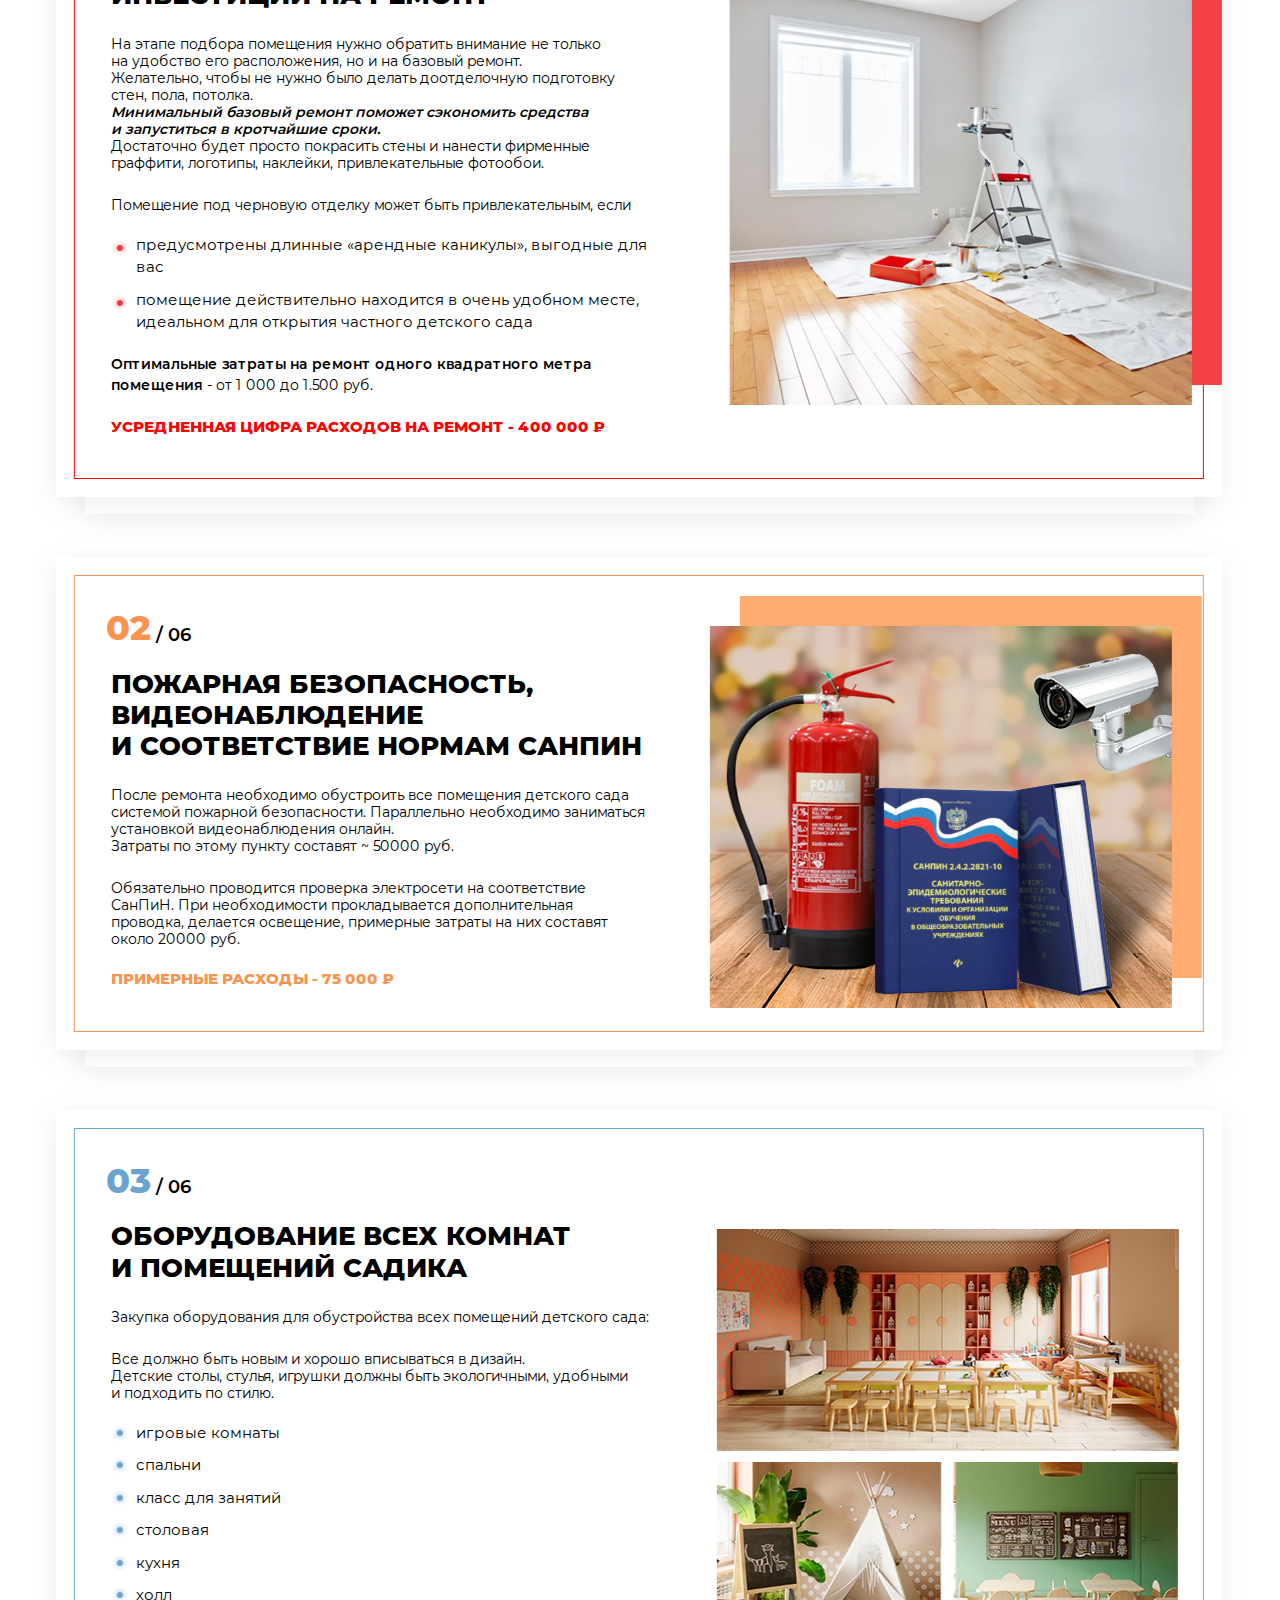
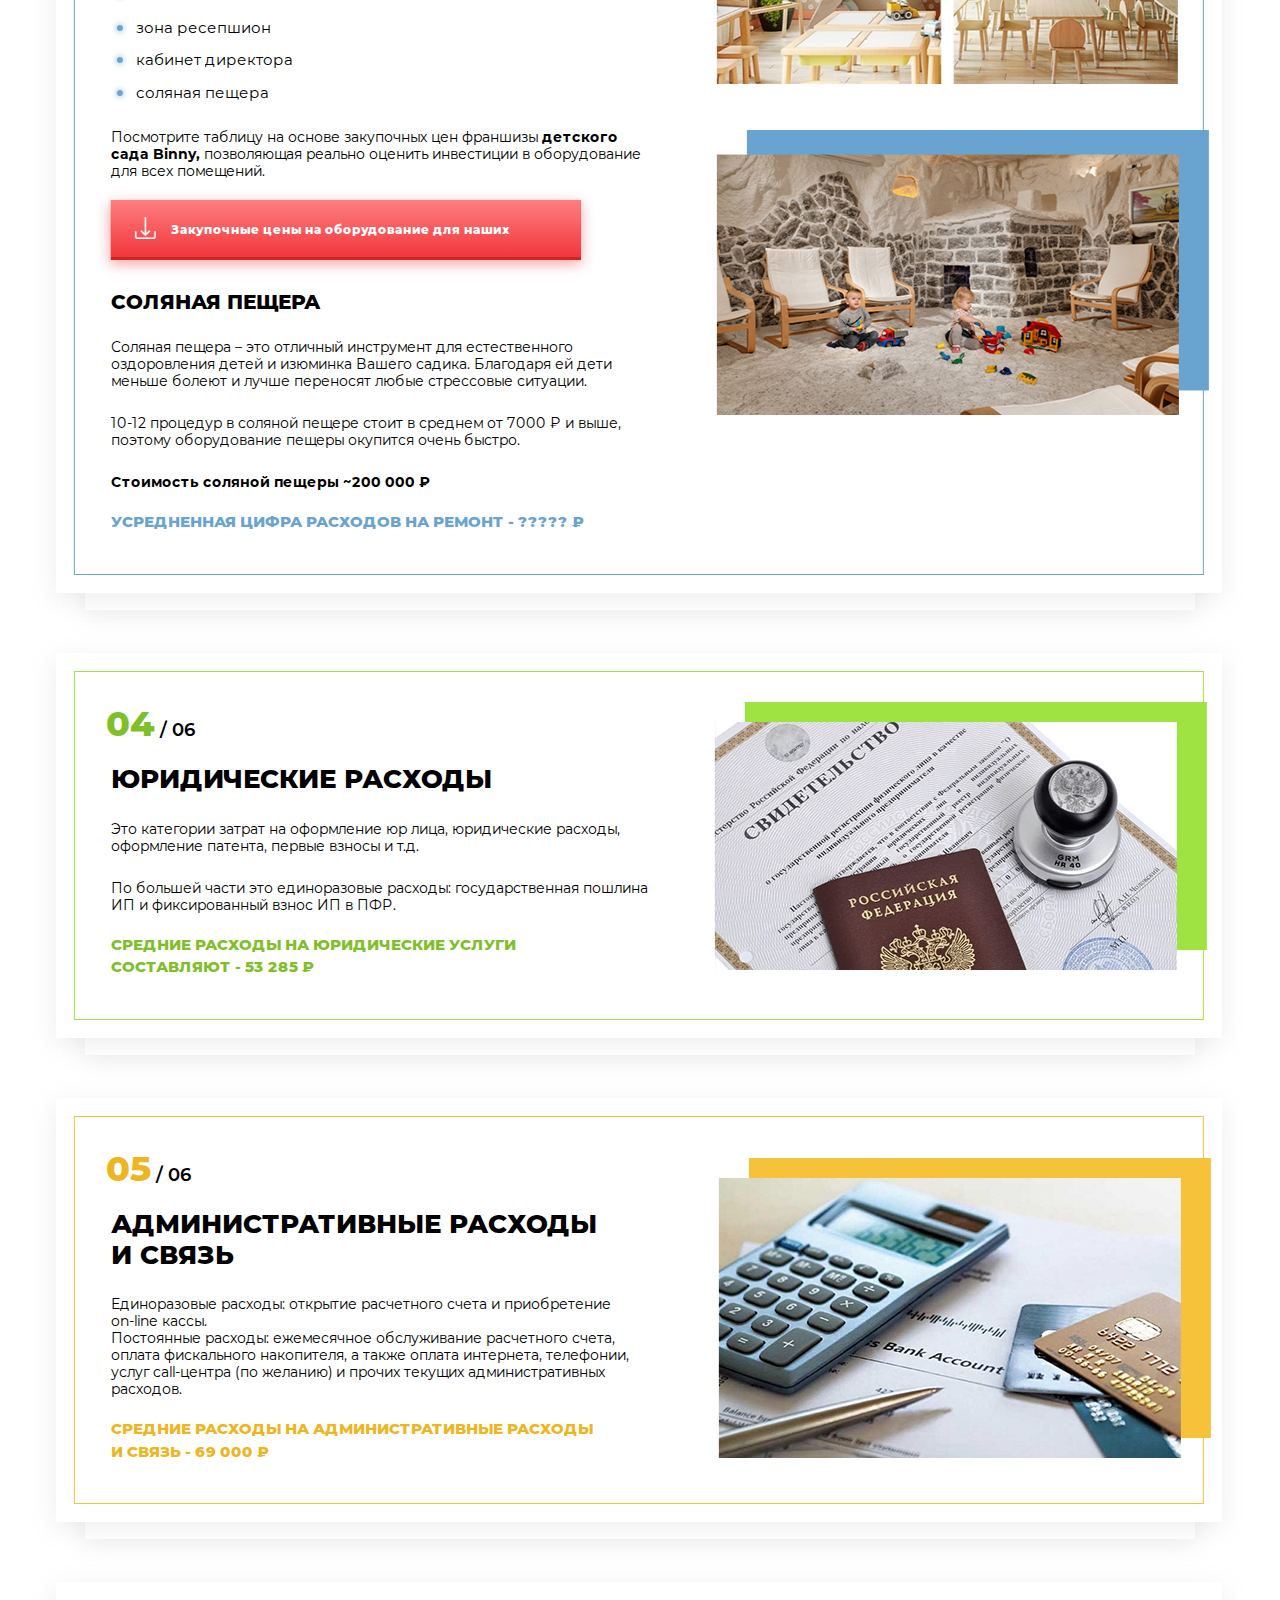
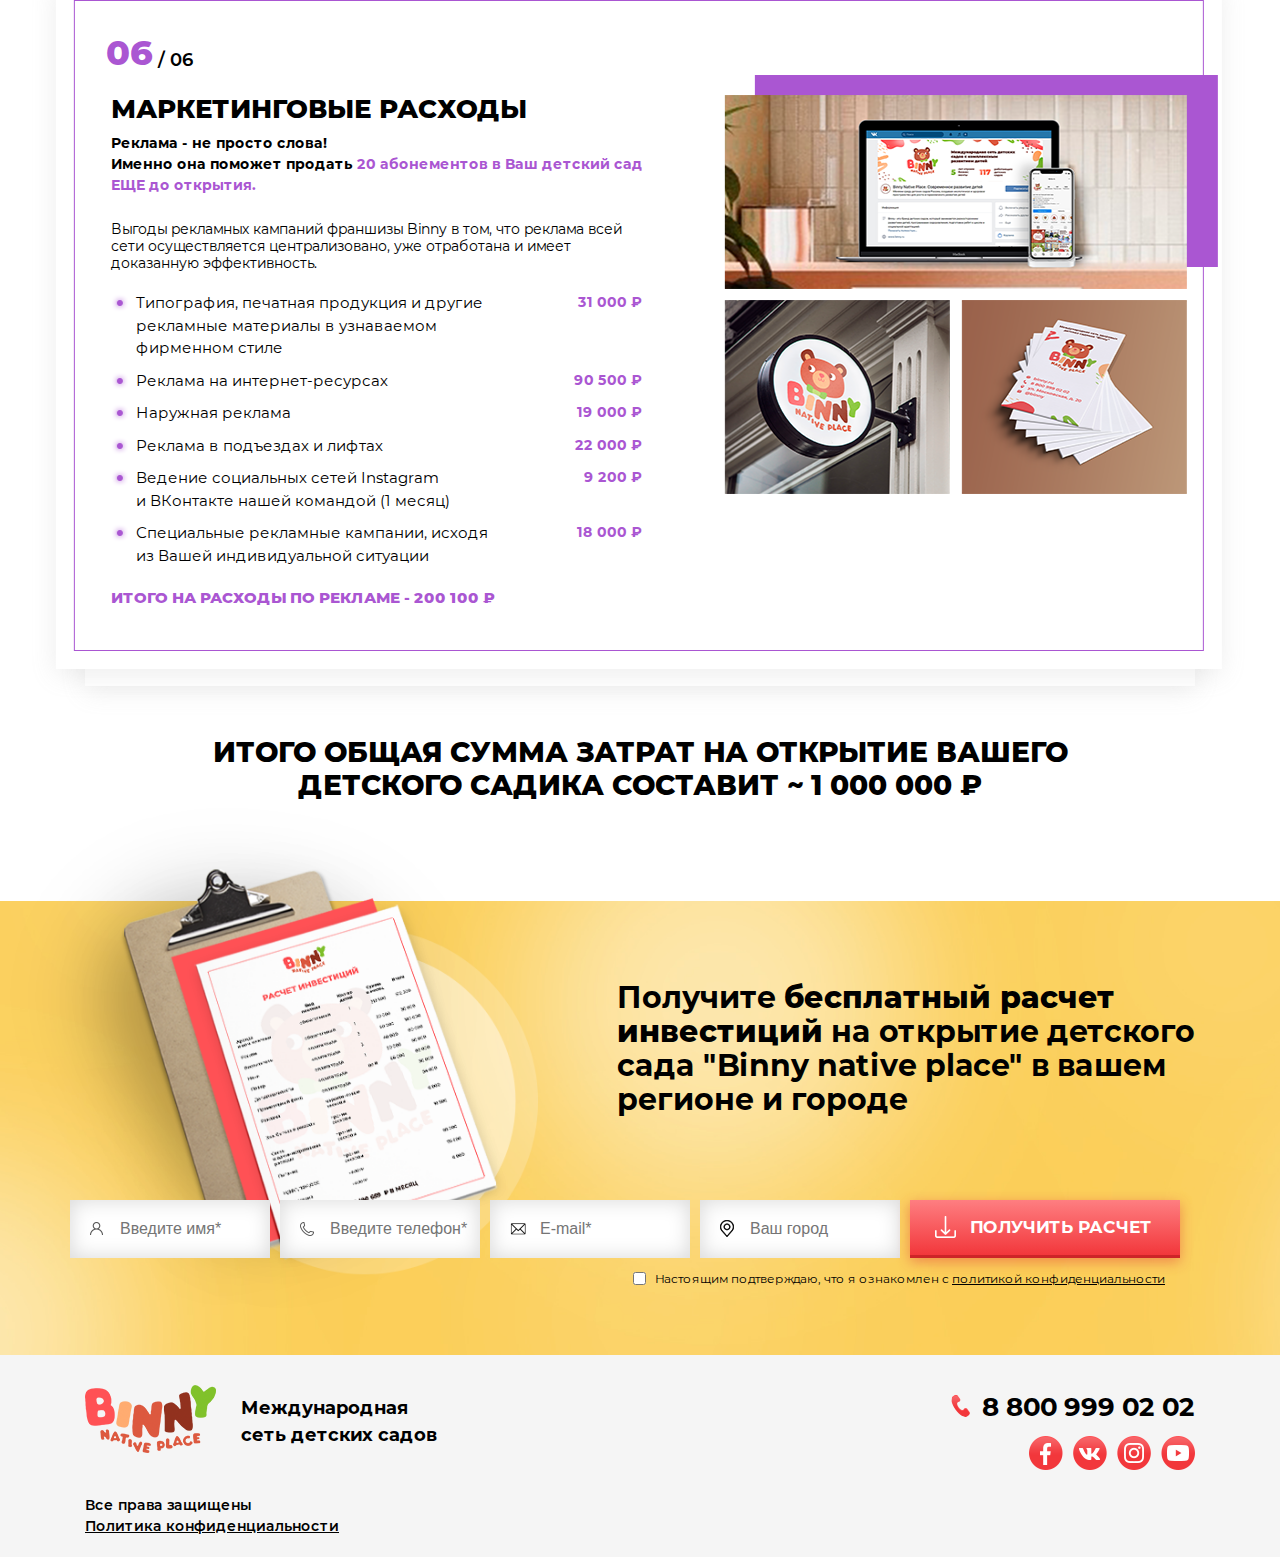
<file: investments.html>
<!DOCTYPE html>
<html lang="en">
  <head>
    <meta charset="UTF-8" />
    <meta name="viewport" content="width=device-width, initial-scale=1.0" />
    <meta http-equiv="X-UA-Compatible" content="ie=edge" />
    <title>Document</title>
    <meta name="author" content="Yuriy Zudikhin" />
    <link rel="stylesheet" href="css/bootstrap.min.css" />
    <link rel="stylesheet" href="css/slick.css" />
    <link rel="stylesheet" href="css/style.css" />
  </head>
  <body>
    <header class="header">
      <div class="container">
        <div class="row">
          <div class="col-12">
            <div class="header__mobile">
              <div class="header__mobile_top">
                <a class="logo" href="#">
                  <img src="img/header/logo.png" alt="" />
                </a>
                <button class="header__nav_btn">
                  <span></span>
                  <span></span>
                  <span></span>
                </button>
              </div>
              <div class="header__mobile_bottom">
                <a class="tel" href="tel:8 800 999 02 02"
                  ><img src="img/header/tel.png" alt="" />8 800 999 02 02</a
                >
                <button class="call">Заказать звонок</button>
              </div>
            </div>
            <div class="header__desktop">
              <div class="header__desktop_top">
                <div class="left">
                  <a class="logo" href="#">
                    <img src="img/header/logo.png" alt="" />
                  </a>
                  <p>Международная сеть детских садов</p>
                </div>
                <div class="right">
                  <a class="tel" href="tel:8 800 999 02 02"
                    ><img src="img/header/tel.png" alt="" />8 800 999 02 02</a
                  >
                  <button class="call">Заказать звонок</button>
                </div>
              </div>
              <div class="header__desktop_nav">
                <ul>
                  <li><a href="#">О Binny</a></li>
                  <li><a href="#">Открываем детский сад</a></li>
                  <li class="active"><a href="#">Всё про деньги</a></li>
                  <li><a href="#">Развивающие программы</a></li>
                  <li><a href="#">Здоровый садик</a></li>
                  <li><a href="#">Блог основателя</a></li>
                  <li><a href="#">Ответы на вопросы</a></li>
                  <li><a href="#">Отзывы</a></li>
                  <li><a href="#">Контакты</a></li>
                </ul>
              </div>
            </div>
          </div>
        </div>
      </div>
    </header>

    <div class="header__mobile_nav">
      <ul>
        <li><a href="#">О Binny</a></li>
        <li><a href="#">Открываем детский сад</a></li>
        <li><a href="#">Всё про деньги</a></li>
        <li><a href="#">Развивающие программы</a></li>
        <li><a href="#">Здоровый садик</a></li>
        <li><a href="#">Блог основателя</a></li>
        <li><a href="#">Ответы на вопросы</a></li>
        <li><a href="#">Отзывы</a></li>
        <li><a href="#">Контакты</a></li>
      </ul>
    </div>

    <div class="breadcrumbs">
      <div class="container">
        <div class="row">
          <div class="col-12">
            <div class="breadcrumbs__main">
              <ul>
                <li><a href="#">Главная</a></li>
                <span>></span>
                <li><a href="#">Всё про деньги</a></li>
                <span>></span>
                <li><a href="#">Инвестиции</a></li>
              </ul>
            </div>
          </div>
        </div>
      </div>
    </div>

    <section class="investments__main">
      <div class="container">
        <div class="row">
          <div class="col-12">
            <div class="investments__main_content">
              <h2>ВСЕ ПРО ДЕНЬГИ</h2>
              <p>
                Франшиза Binny native place <br />
                в фактах и цифрах
              </p>
            </div>
          </div>
        </div>
      </div>
    </section>

    <div class="money">
      <div class="container">
        <div class="row">
          <div class="col-12">
            <div class="money__main">
              <div class="item">
                <a class="active" href="#">Инвестиции</a>
              </div>
              <div class="item">
                <a href="#"
                  >Окупаемость <br />
                  и доходность</a
                >
              </div>
              <div class="item">
                <a href="#"
                  >Востребованность <br />
                  и привлекательность <br />
                  садика</a
                >
              </div>
              <div class="item">
                <a href="#"
                  >Выгоды франшизы <br />
                  “Binny”</a
                >
              </div>
            </div>
          </div>
        </div>
      </div>
    </div>

    <section class="anchor">
      <div class="container">
        <div class="row">
          <div class="col-12">
            <div class="anchor__title">
              <h2>
                Все инвестиции в открытие детского садика <br />
                можно разделить на 6 направлений
              </h2>
            </div>
          </div>
          <div class="col-12">
            <div class="anchor__main">
              <a href="#rent" class="item">
                <img src="img/anchor/remont.png" alt="" />
                <p>
                  Аренда помещения <br />
                  и ремонт
                </p>
              </a>
              <a href="#safety" class="item">
                <img src="img/anchor/video.png" alt="" />
                <p>
                  Пожарная <br />
                  безопасность, <br />
                  видеонаблюдение <br />
                  и соответствие <br />
                  нормам СанПин
                </p>
              </a>
              <a href="#equipment" class="item">
                <img src="img/anchor/mebel.png" alt="" />
                <p>
                  Оборудование <br />
                  всех комнат <br />
                  и помещений <br />
                  садика
                </p>
              </a>
              <a href="#legal" class="item">
                <img src="img/anchor/urist.png" alt="" />
                <p>
                  Юридические <br />
                  расходы
                </p>
              </a>
              <a href="#administrator" class="item">
                <img src="img/anchor/admin.png" alt="" />
                <p>
                  Административные <br />
                  расходы и связь
                </p>
              </a>
              <a href="#marketing" class="item">
                <img src="img/anchor/marketing.png" alt="" />
                <p>
                  Маркетинговые <br />
                  расходы
                </p>
              </a>
            </div>
          </div>
        </div>
      </div>
    </section>

    <section id="rent" class="invest invest-rent">
      <div class="container">
        <div class="row">
          <div class="col-12">
            <div class="invest__main">
              <div class="invest__main_content">
                <div class="frame">
                  <div class="text">
                    <div class="count">
                      <span class="active">01</span>
                      <span class="common">/ 06</span>
                    </div>
                    <h2>
                      АРЕНДА ИЛИ ПОКУПКА ПОМЕЩЕНИЯ <br />
                      ИНВЕСТИЦИИ НА РЕМОНТ
                    </h2>
                    <p class="description">
                      На этапе подбора помещения нужно обратить внимание не
                      только <br />
                      на удобство его расположения, но и на базовый ремонт.
                      <br />
                      Желательно, чтобы не нужно было делать доотделочную
                      подготовку <br />
                      стен, пола, потолка. <br />
                      <i
                        >Минимальный базовый ремонт поможет сэкономить средства
                        <br />
                        и запуститься в кротчайшие сроки.</i
                      ><br />
                      Достаточно будет просто покрасить стены и нанести
                      фирменные <br />
                      граффити, логотипы, наклейки, привлекательные фотообои.
                    </p>
                    <p class="description">
                      Помещение под черновую отделку может быть привлекательным,
                      если
                    </p>
                    <ul>
                      <li>
                        <img src="img/invest/arenda/bullet.png" alt="" />
                        <p>
                          предусмотрены длинные «арендные каникулы», выгодные
                          для вас
                        </p>
                      </li>
                      <li>
                        <img src="img/invest/arenda/bullet.png" alt="" />
                        <p>
                          помещение действительно находится в очень удобном
                          месте, <br />
                          идеальном для открытия частного детского сада
                        </p>
                      </li>
                    </ul>
                    <p class="optimal">
                      Оптимальные затраты на ремонт одного квадратного метра
                      <br />
                      помещения <span>- от 1 000 до 1.500 руб.</span>
                    </p>
                    <p class="expenses">
                      УСРЕДНЕННАЯ ЦИФРА РАСХОДОВ НА РЕМОНТ - 400 000 ₽
                    </p>
                  </div>
                  <div class="img">
                    <img src="img/invest/arenda/photo.png" alt="" />
                  </div>
                </div>
              </div>
            </div>
          </div>
        </div>
      </div>
    </section>

    <section id="safety" class="invest invest-safety">
      <div class="container">
        <div class="row">
          <div class="col-12">
            <div class="invest__main">
              <div class="invest__main_content">
                <div class="frame">
                  <div class="text">
                    <div class="count">
                      <span class="active">02</span>
                      <span class="common">/ 06</span>
                    </div>
                    <h2>
                      ПОЖАРНАЯ БЕЗОПАСНОСТЬ, <br />
                      ВИДЕОНАБЛЮДЕНИЕ <br />
                      И СООТВЕТСТВИЕ НОРМАМ САНПИН <br />
                    </h2>
                    <p class="description">
                      После ремонта необходимо обустроить все помещения детского
                      сада <br />
                      системой пожарной безопасности. Параллельно необходимо
                      заниматься <br />
                      установкой видеонаблюдения онлайн. <br />
                      Затраты по этому пункту составят ~ 50000 руб.
                    </p>
                    <p class="description">
                      Обязательно проводится проверка электросети на
                      соответствие <br />
                      СанПиН. При необходимости прокладывается дополнительная
                      <br />
                      проводка, делается освещение, примерные затраты на них
                      составят <br />
                      около 20000 руб.
                    </p>
                    <p class="expenses">
                      ПРИМЕРНЫЕ РАСХОДЫ - 75 000 ₽
                    </p>
                  </div>
                  <div class="img">
                    <img src="img/invest/safety/photo.png" alt="" />
                  </div>
                </div>
              </div>
            </div>
          </div>
        </div>
      </div>
    </section>

    <section id="equipment" class="invest invest-equipment">
      <div class="container">
        <div class="row">
          <div class="col-12">
            <div class="invest__main">
              <div class="invest__main_content">
                <div class="frame">
                  <div class="text">
                    <div class="count">
                      <span class="active">03</span>
                      <span class="common">/ 06</span>
                    </div>
                    <h2>
                      ОБОРУДОВАНИЕ ВСЕХ КОМНАТ <br />
                      И ПОМЕЩЕНИЙ САДИКА
                    </h2>
                    <p class="description">
                      Закупка оборудования для обустройства всех помещений
                      детского сада:
                    </p>
                    <p class="description">
                      Все должно быть новым и хорошо вписываться в дизайн.
                      <br />
                      Детские столы, стулья, игрушки должны быть экологичными,
                      удобными <br />
                      и подходить по стилю.
                    </p>
                    <ul>
                      <li>
                        <img src="img/invest/equipment/bullet.png" alt="" />
                        <p>
                          игровые комнаты
                        </p>
                      </li>

                      <li>
                        <img src="img/invest/equipment/bullet.png" alt="" />
                        <p>
                          спальни
                        </p>
                      </li>

                      <li>
                        <img src="img/invest/equipment/bullet.png" alt="" />
                        <p>
                          класс для занятий
                        </p>
                      </li>

                      <li>
                        <img src="img/invest/equipment/bullet.png" alt="" />
                        <p>
                          столовая
                        </p>
                      </li>

                      <li>
                        <img src="img/invest/equipment/bullet.png" alt="" />
                        <p>
                          кухня
                        </p>
                      </li>

                      <li>
                        <img src="img/invest/equipment/bullet.png" alt="" />
                        <p>
                          холл
                        </p>
                      </li>

                      <li>
                        <img src="img/invest/equipment/bullet.png" alt="" />
                        <p>
                          зона ресепшион
                        </p>
                      </li>

                      <li>
                        <img src="img/invest/equipment/bullet.png" alt="" />
                        <p>
                          кабинет директора
                        </p>
                      </li>

                      <li>
                        <img src="img/invest/equipment/bullet.png" alt="" />
                        <p>
                          соляная пещера
                        </p>
                      </li>
                    </ul>

                    <p class="description">
                      Посмотрите таблицу на основе закупочных цен франшизы
                      <b
                        >детского <br />
                        сада Binny,</b
                      >
                      позволяющая реально оценить инвестиции в оборудование
                      <br />
                      для всех помещений.
                    </p>

                    <button class="purchase">
                      <img src="img/invest/equipment/download.png" alt="" />
                      Закупочные цены на оборудование для наших партнеров
                    </button>

                    <h4>СОЛЯНАЯ ПЕЩЕРА</h4>

                    <p class="description">
                      Соляная пещера – это отличный инструмент для естественного
                      <br />
                      оздоровления детей и изюминка Вашего садика. Благодаря ей
                      дети <br />
                      меньше болеют и лучше переносят любые стрессовые ситуации.
                    </p>

                    <p class="description">
                      10-12 процедур в соляной пещере стоит в среднем от 7000 ₽
                      и выше, <br />
                      поэтому оборудование пещеры окупится очень быстро.
                    </p>

                    <p class="description">
                      <b>Стоимость соляной пещеры ~200 000 ₽</b>
                    </p>

                    <p class="expenses">
                      УСРЕДНЕННАЯ ЦИФРА РАСХОДОВ НА РЕМОНТ - ????? ₽
                    </p>
                  </div>
                  <div class="img">
                    <div class="one">
                      <img src="img/invest/equipment/photo1.png" alt="" />
                    </div>
                    <div class="two">
                      <img src="img/invest/equipment/photo2.png" alt="" />
                      <img src="img/invest/equipment/photo3.png" alt="" />
                    </div>
                    <div class="three">
                      <img src="img/invest/equipment/photo4.png" alt="" />
                    </div>
                  </div>
                </div>
              </div>
            </div>
          </div>
        </div>
      </div>
    </section>

    <section id="legal" class="invest invest-legal">
      <div class="container">
        <div class="row">
          <div class="col-12">
            <div class="invest__main">
              <div class="invest__main_content">
                <div class="frame">
                  <div class="text">
                    <div class="count">
                      <span class="active">04</span>
                      <span class="common">/ 06</span>
                    </div>
                    <h2>
                      ЮРИДИЧЕСКИЕ РАСХОДЫ
                    </h2>
                    <p class="description">
                      Это категории затрат на оформление юр лица, юридические
                      расходы, <br />
                      оформление патента, первые взносы и т.д.
                    </p>
                    <p class="description">
                      По большей части это единоразовые расходы: государственная
                      пошлина <br />
                      ИП и фиксированный взнос ИП в ПФР.
                    </p>
                    <p class="expenses">
                      СРЕДНИЕ РАСХОДЫ НА ЮРИДИЧЕСКИЕ УСЛУГИ <br />
                      СОСТАВЛЯЮТ - 53 285 ₽
                    </p>
                  </div>
                  <div class="img">
                    <img src="img/invest/legal/photo.png" alt="" />
                  </div>
                </div>
              </div>
            </div>
          </div>
        </div>
      </div>
    </section>

    <section id="administrator" class="invest invest-administrator">
      <div class="container">
        <div class="row">
          <div class="col-12">
            <div class="invest__main">
              <div class="invest__main_content">
                <div class="frame">
                  <div class="text">
                    <div class="count">
                      <span class="active">05</span>
                      <span class="common">/ 06</span>
                    </div>
                    <h2>
                      АДМИНИСТРАТИВНЫЕ РАСХОДЫ <br />
                      И СВЯЗЬ
                    </h2>
                    <p class="description">
                      Единоразовые расходы: открытие расчетного счета и
                      приобретение <br />
                      on-line кассы. <br />
                      Постоянные расходы: ежемесячное обслуживание расчетного
                      счета, <br />
                      оплата фискального накопителя, а также оплата интернета,
                      телефонии, <br />
                      услуг call-центра (по желанию) и прочих текущих
                      административных расходов.
                    </p>
                    <p class="expenses">
                      СРЕДНИЕ РАСХОДЫ НА АДМИНИСТРАТИВНЫЕ РАСХОДЫ <br />
                      И СВЯЗЬ - 69 000 ₽
                    </p>
                  </div>
                  <div class="img">
                    <img src="img/invest/administrator/photo.png" alt="" />
                  </div>
                </div>
              </div>
            </div>
          </div>
        </div>
      </div>
    </section>

    <section id="marketing" class="invest invest-marketing">
      <div class="container">
        <div class="row">
          <div class="col-12">
            <div class="invest__main">
              <div class="invest__main_content">
                <div class="frame">
                  <div class="text">
                    <div class="count">
                      <span class="active">06</span>
                      <span class="common">/ 06</span>
                    </div>
                    <h2>
                      МАРКЕТИНГОВЫЕ РАСХОДЫ
                    </h2>
                    <p class="marketing__text">
                      Реклама - не просто слова! <br />
                      Именно она поможет продать
                      <span
                        >20 абонементов в Ваш детский сад <br />
                        ЕЩЕ до открытия.</span
                      >
                    </p>
                    <p class="description">
                      Выгоды рекламных кампаний франшизы Binny в том, что
                      реклама всей <br />
                      сети осуществляется централизовано, уже отработана и имеет
                      <br />
                      доказанную эффективность.
                    </p>

                    <ul>
                      <li>
                        <img src="img/invest/marketing/bullet.png" alt="" />
                        <p>
                          Типография, печатная продукция и другие <br />
                          рекламные материалы в узнаваемом <br />
                          фирменном стиле
                        </p>
                        <span class="price">31 000 ₽</span>
                      </li>

                      <li>
                        <img src="img/invest/marketing/bullet.png" alt="" />
                        <p>
                          Реклама на интернет-ресурсах
                        </p>
                        <span class="price">90 500 ₽</span>
                      </li>

                      <li>
                        <img src="img/invest/marketing/bullet.png" alt="" />
                        <p>
                          Наружная реклама
                        </p>
                        <span class="price">19 000 ₽</span>
                      </li>

                      <li>
                        <img src="img/invest/marketing/bullet.png" alt="" />
                        <p>
                          Реклама в подъездах и лифтах
                        </p>
                        <span class="price">22 000 ₽</span>
                      </li>

                      <li>
                        <img src="img/invest/marketing/bullet.png" alt="" />
                        <p>
                          Ведение социальных сетей Instagram <br />
                          и ВКонтакте нашей командой (1 месяц)
                        </p>
                        <span class="price">9 200 ₽</span>
                      </li>

                      <li>
                        <img src="img/invest/marketing/bullet.png" alt="" />
                        <p>
                          Специальные рекламные кампании, исходя <br />
                          из Вашей индивидуальной ситуации
                        </p>
                        <span class="price">18 000 ₽</span>
                      </li>
                    </ul>

                    <p class="expenses">
                      ИТОГО НА РАСХОДЫ ПО РЕКЛАМЕ - 200 100 ₽
                    </p>
                  </div>
                  <div class="img">
                    <div class="img_top">
                      <img src="img/invest/marketing/photo3.png" alt="" />
                    </div>
                    <div class="img_two">
                      <img src="img/invest/marketing/photo1.png" alt="" />
                      <img src="img/invest/marketing/photo2.png" alt="" />
                    </div>
                  </div>
                </div>
              </div>
            </div>
          </div>
        </div>
      </div>
    </section>

    <div class="container">
      <div class="row">
        <div class="col-12">
          <h2 class="invest__title">ИТОГО ОБЩАЯ СУММА ЗАТРАТ НА ОТКРЫТИЕ ВАШЕГО <br>
            ДЕТСКОГО САДИКА СОСТАВИТ ~ 1 000 000 ₽</h2>
        </div>
      </div>
    </div>

    <section class="free free-investments">
      <div class="container">
        <div class="row">
          <div class="col-12">
            <div class="free__main">
              <div class="img">
                <img src="img/invest/book.png" alt="" />
              </div>
              <div class="text">
                <p>
                  Получите <b>бесплатный расчет <br>
инвестиций</b> на открытие детского <br>
сада "Binny native place" в вашем <br>
регионе и городе
                </p>
              </div>
            </div>
            <div class="free__form">
              <form action="">
                <p>
                  <span>
                    <input
                      type="text"
                      name="your-name"
                      placeholder="Введите имя*"
                    />
                  </span>
                  <span>
                    <input
                      type="tel"
                      name="tel-818"
                      placeholder="Введите телефон*"
                    />
                  </span>
                  <span>
                    <input type="email" name="email" placeholder="E-mail*" />
                  </span>
                  <span>
                    <input type="text" name="city" placeholder="Ваш город" />
                  </span>
                  <div class="submit">
                    <img src="img/free/download_icon.png" alt="" />
                    <input type="submit" value="получить расчет" />
                  </div>
                  <br>
                  <label for=""
                    ><input type="checkbox" /><span
                      >Настоящим подтверждаю, что я ознакомлен с
                      <a href="#">политикой конфиденциальности</a></span
                    ></label
                  >
                </p>
              </form>
            </div>
          </div>
        </div>
      </div>
    </section>

    <footer class="footer">
      <div class="container">
        <div class="row">
          <div class="col-12">
            <div class="footer__main">
              <div class="left">
                <div class="footer__logo">
                  <a href="#"><img src="img/header/logo.png" alt="" /></a>
                  <p>Международная сеть детских садов</p>
                </div>
                <div class="footer__confidentiality">
                  <span>Все права защищены</span>
                  <a href="#">Политика конфиденциальности</a>
                </div>
              </div>
              <div class="right">
                <a class="right__tel" href="tel:8 800 999 02 02"
                  ><img src="img/header/tel.png" alt="" /> 8 800 999 02 02</a
                >
                <ul>
                  <li>
                    <a href="#"><img src="img/footer/fb.png" alt="" /></a>
                  </li>
                  <li>
                    <a href="#"><img src="img/footer/vk.png" alt="" /></a>
                  </li>
                  <li>
                    <a href="#"><img src="img/footer/insta.png" alt="" /></a>
                  </li>
                  <li>
                    <a href="#"><img src="img/footer/youtube.png" alt="" /></a>
                  </li>
                </ul>
              </div>
            </div>
          </div>
        </div>
      </div>
    </footer>

    <div class="header__fake-modal"></div>
    <script src="js/jquery-3.5.1.min.js"></script>
    <script src="js/slick.min.js"></script>
    <script src="js/main.js"></script>
  </body>
</html>
</file>
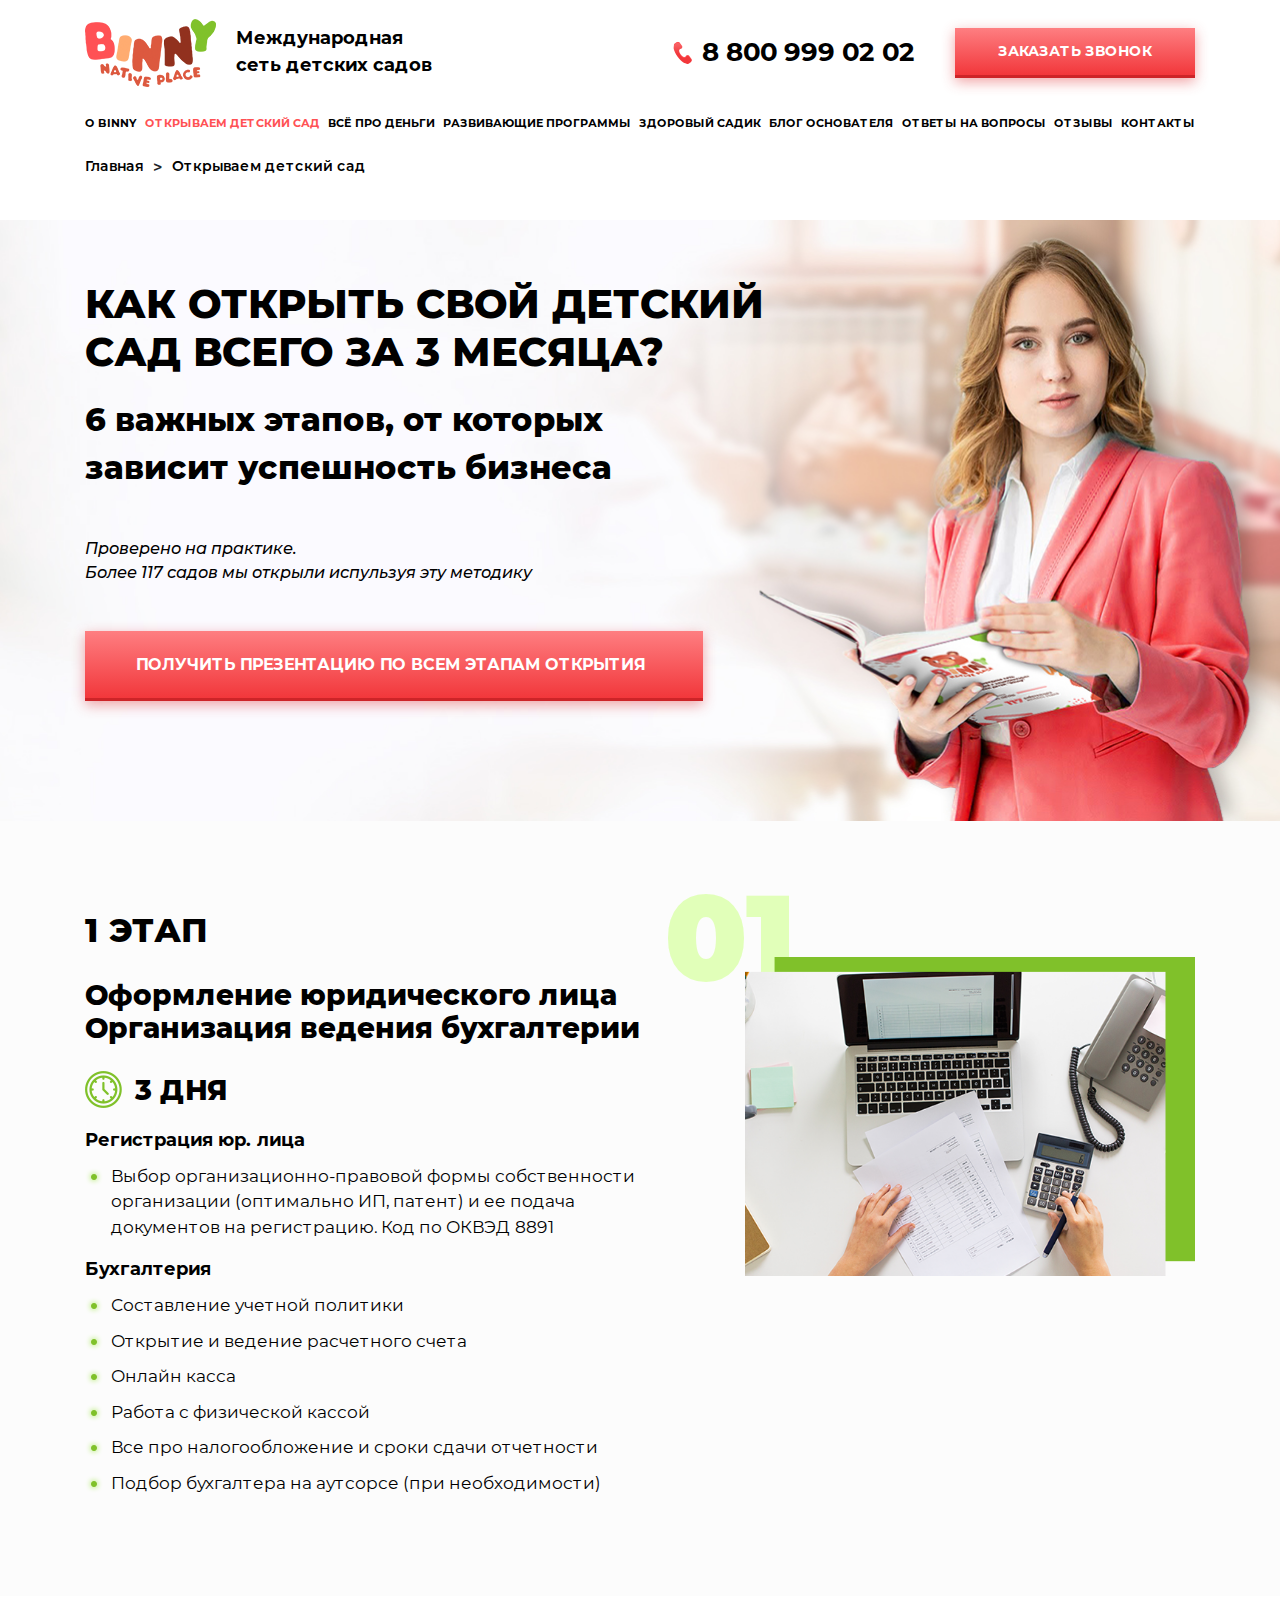
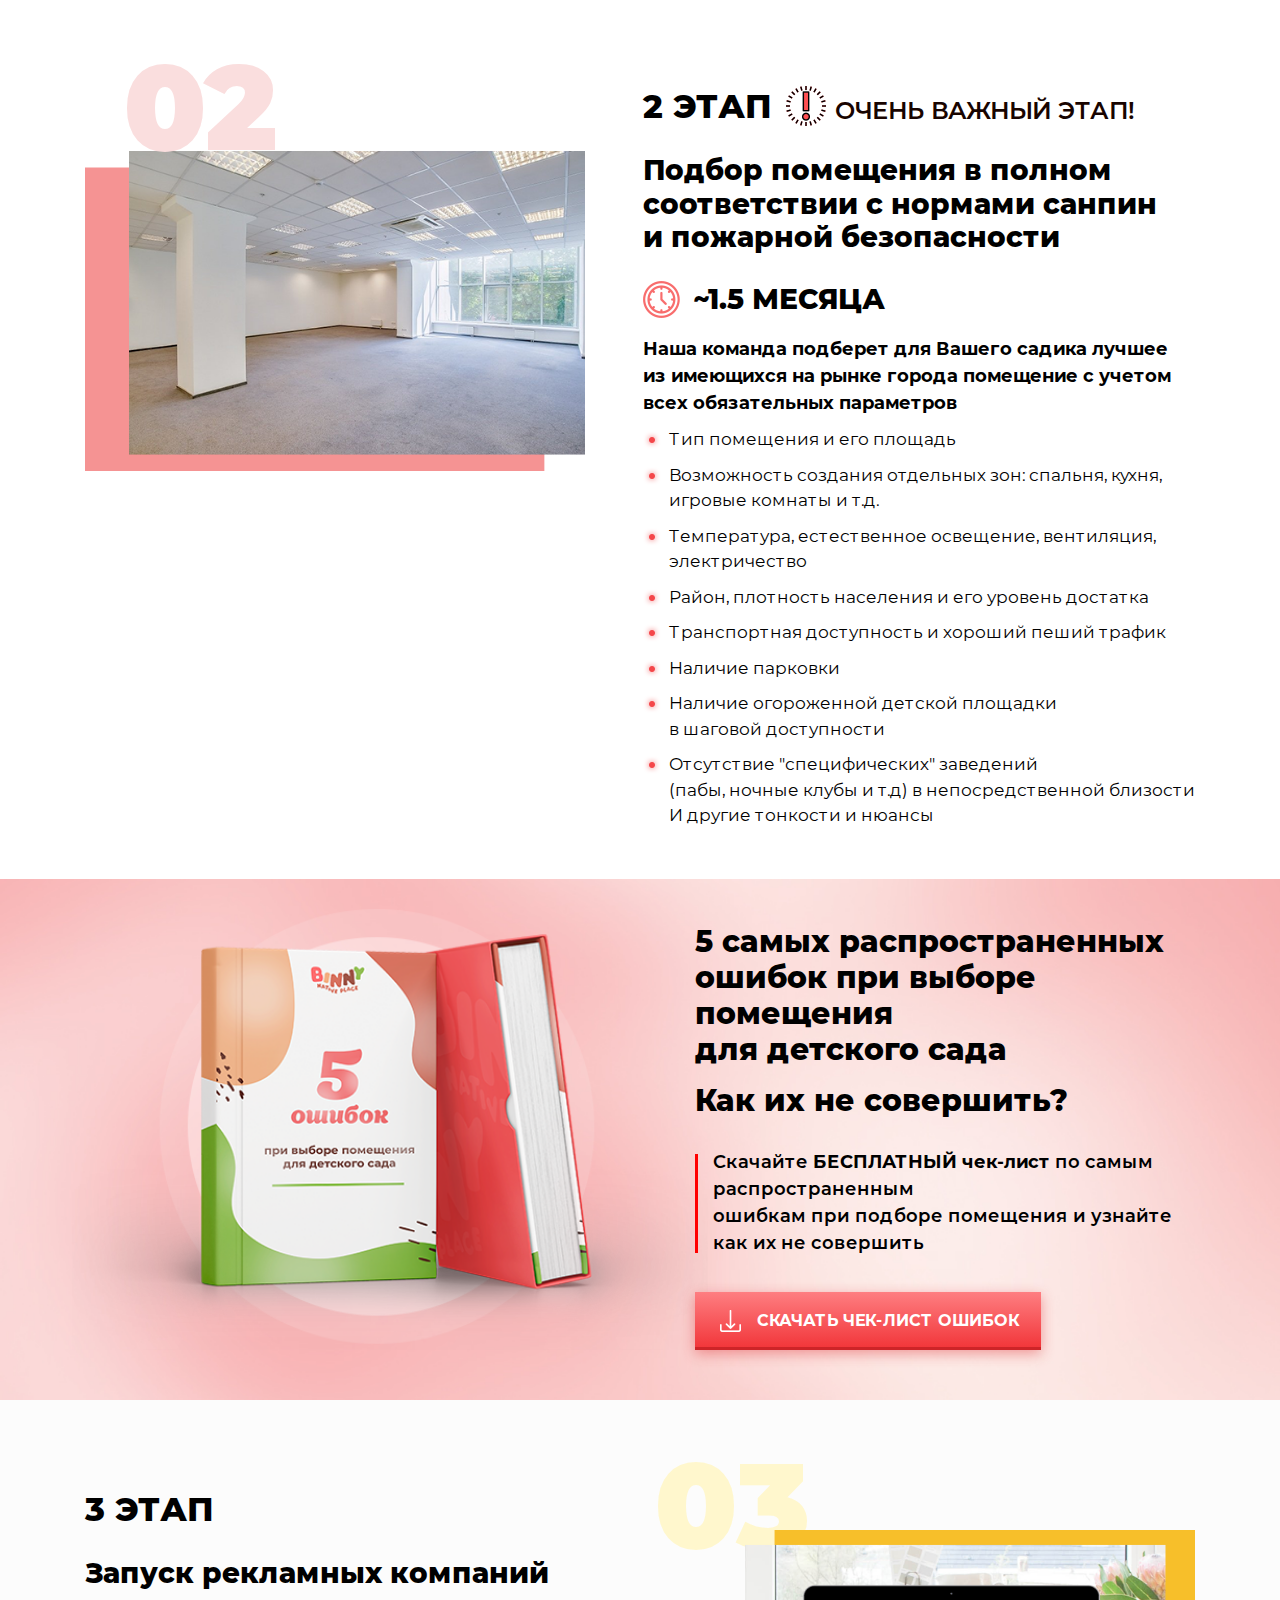
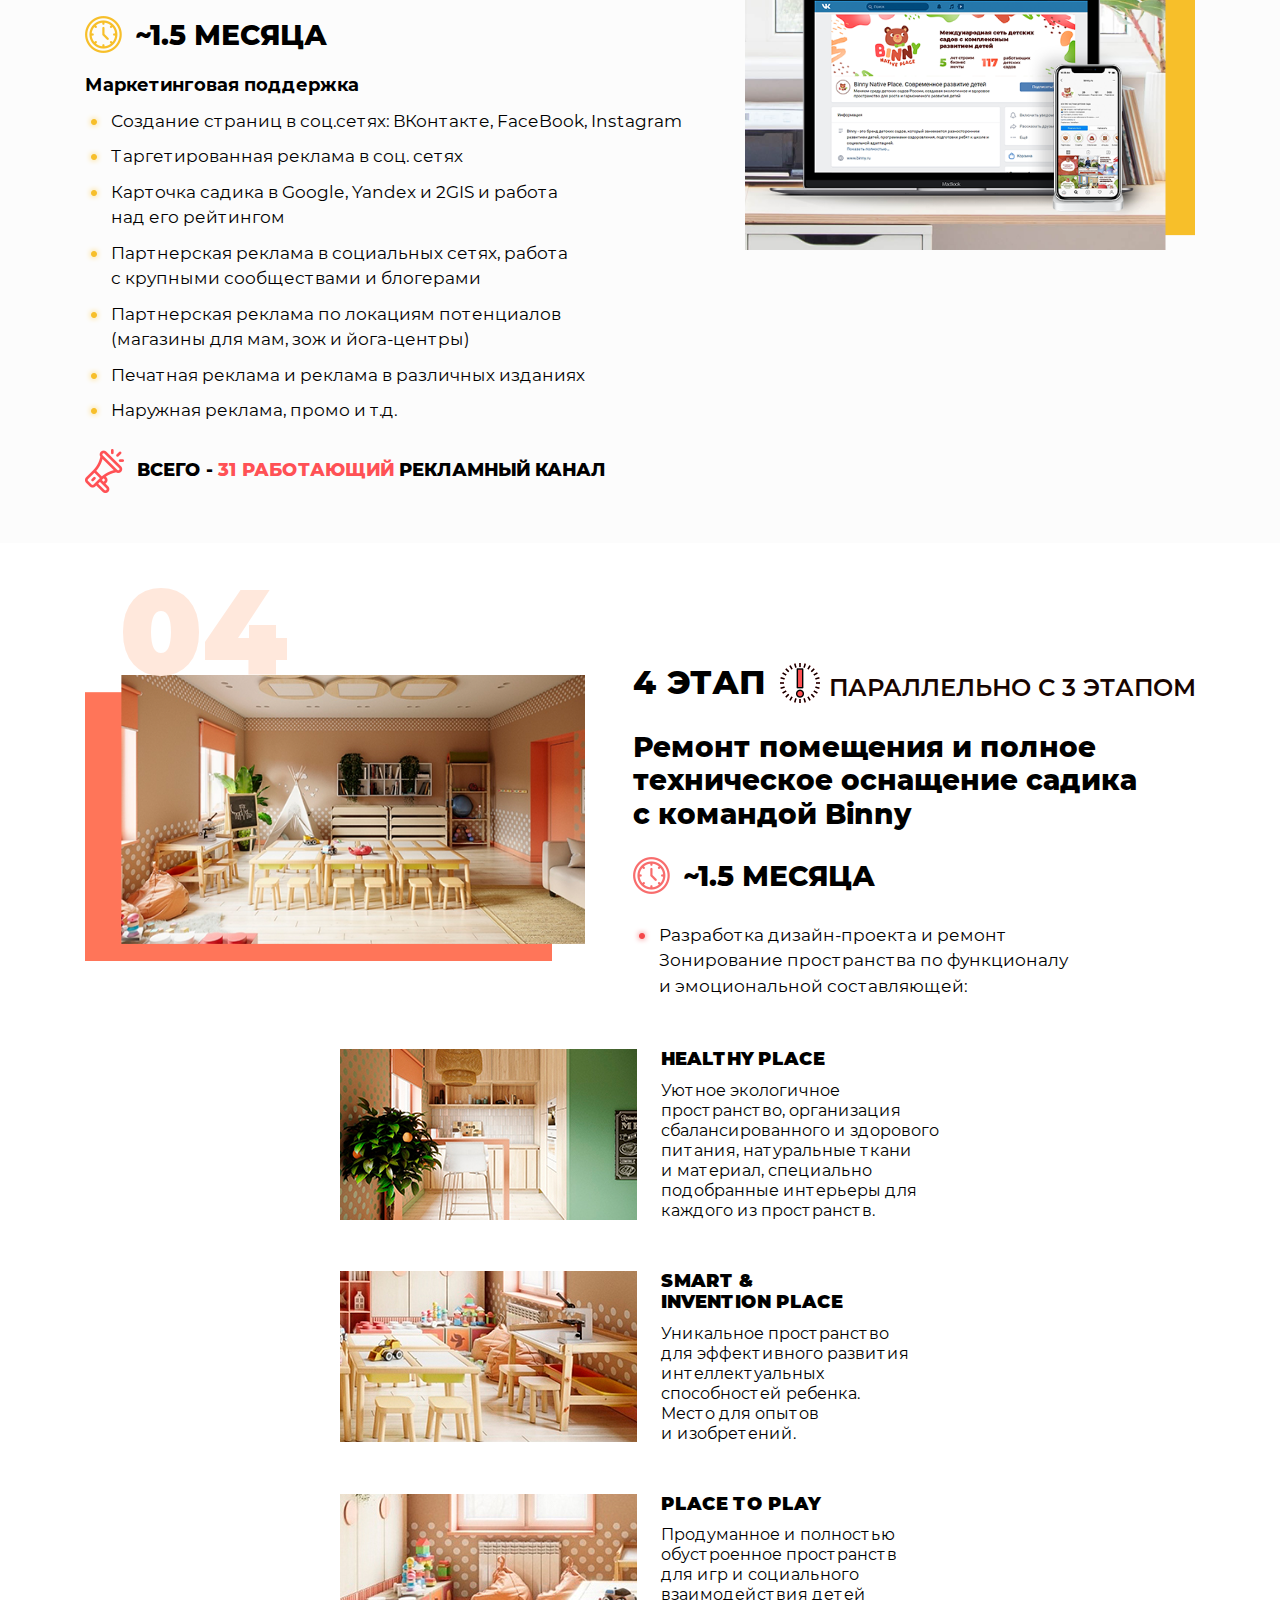
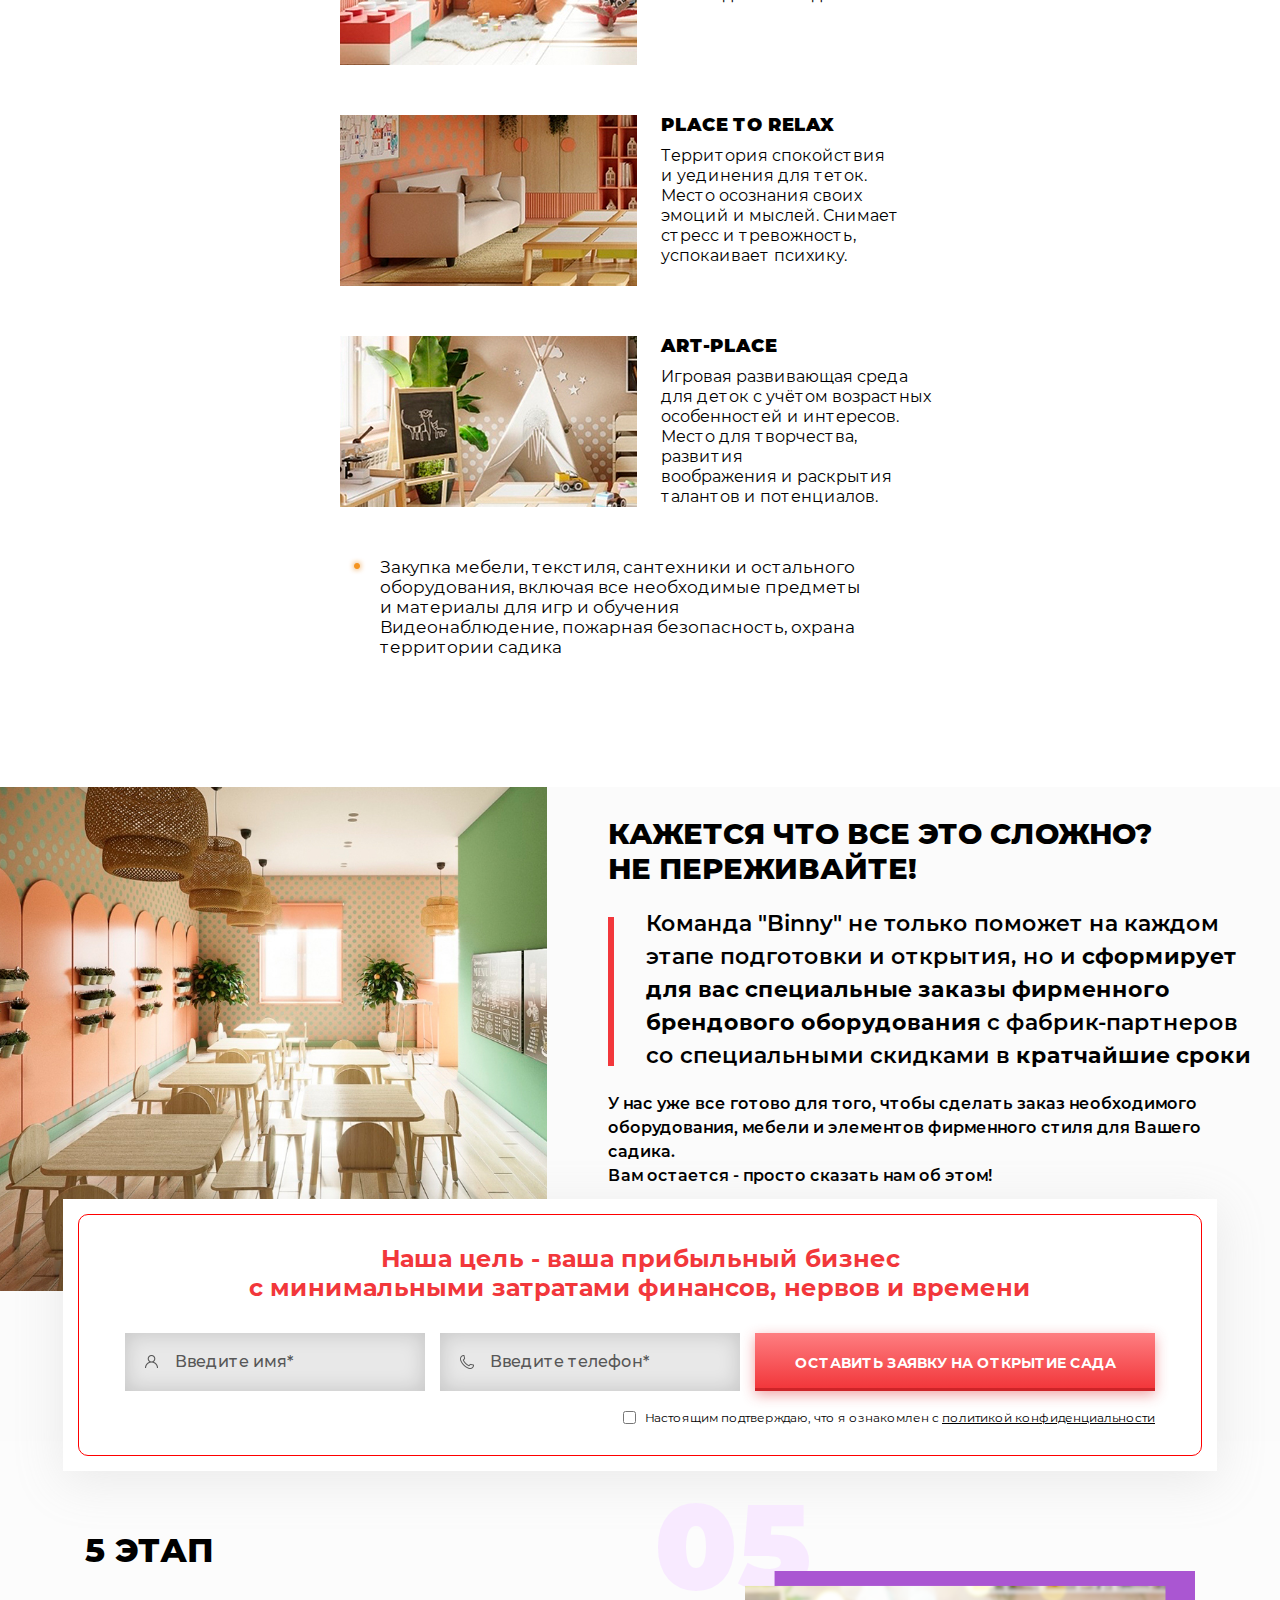
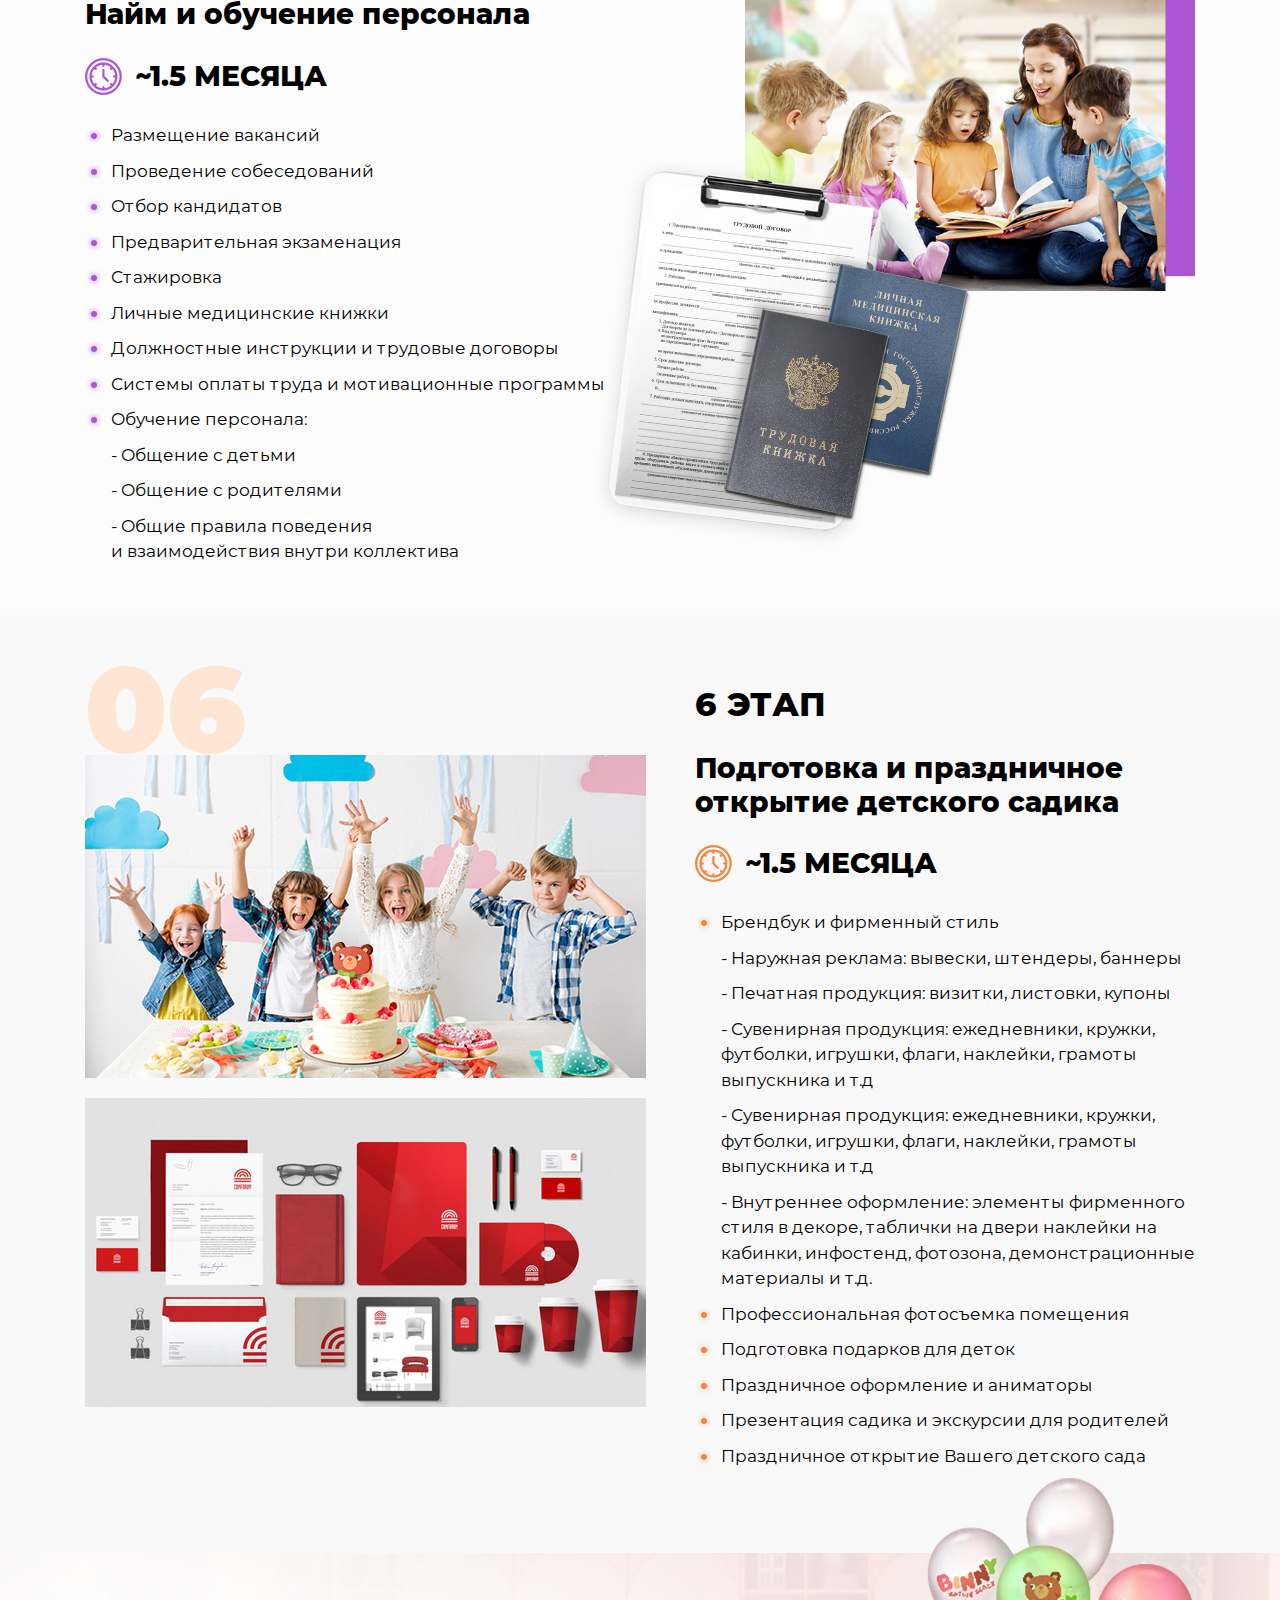
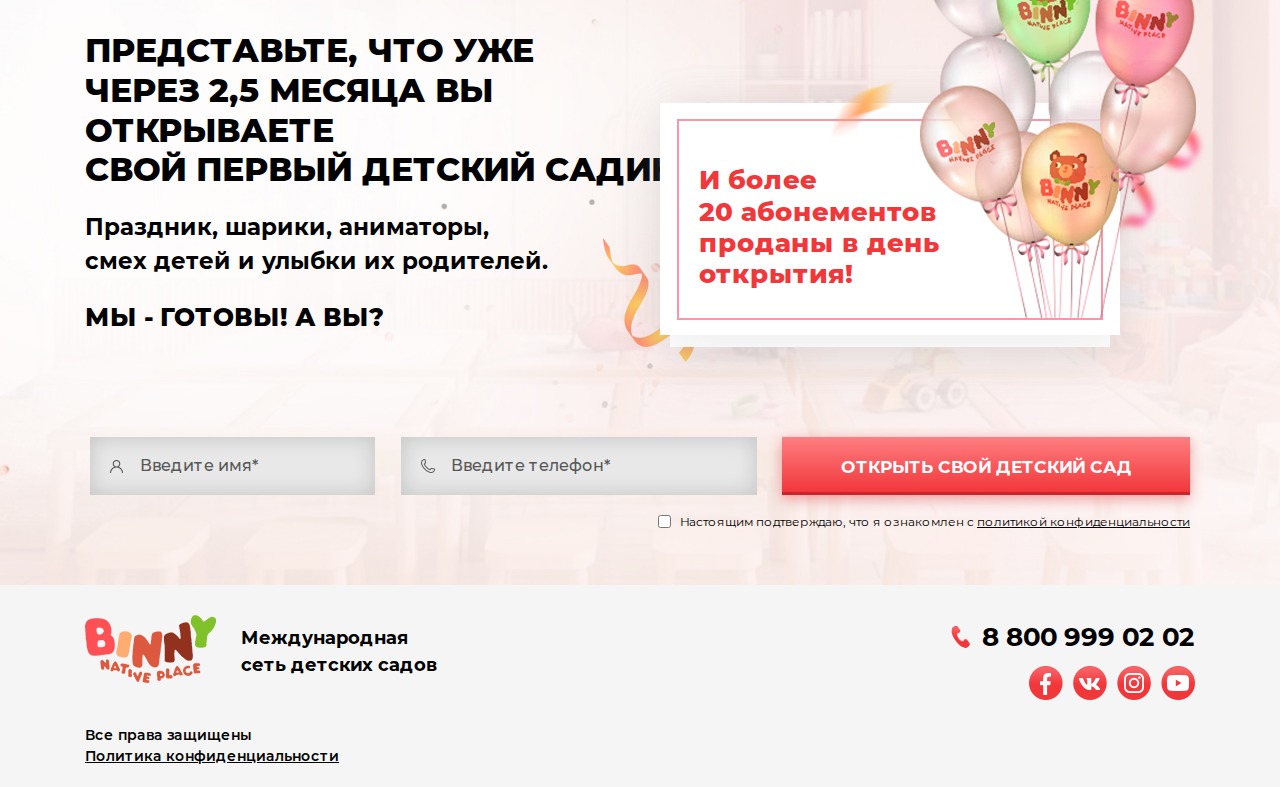
<file: open.html>
<!DOCTYPE html>
<html lang="en">
  <head>
    <meta charset="UTF-8" />
    <meta name="viewport" content="width=device-width, initial-scale=1.0" />
    <meta http-equiv="X-UA-Compatible" content="ie=edge" />
    <title>Document</title>
    <meta name="author" content="Yuriy Zudikhin" />
    <link rel="stylesheet" href="css/bootstrap.min.css" />
    <link rel="stylesheet" href="css/slick.css" />
    <link rel="stylesheet" href="css/style.css" />
  </head>
  <body>
    <header class="header">
      <div class="container">
        <div class="row">
          <div class="col-12">
            <div class="header__mobile">
              <div class="header__mobile_top">
                <a class="logo" href="#">
                  <img src="img/header/logo.png" alt="" />
                </a>
                <button class="header__nav_btn">
                  <span></span>
                  <span></span>
                  <span></span>
                </button>
              </div>
              <div class="header__mobile_bottom">
                <a class="tel" href="tel:8 800 999 02 02"
                  ><img src="img/header/tel.png" alt="" />8 800 999 02 02</a
                >
                <button class="call">Заказать звонок</button>
              </div>
            </div>
            <div class="header__desktop">
              <div class="header__desktop_top">
                <div class="left">
                  <a class="logo" href="#">
                    <img src="img/header/logo.png" alt="" />
                  </a>
                  <p>Международная сеть детских садов</p>
                </div>
                <div class="right">
                  <a class="tel" href="tel:8 800 999 02 02"
                    ><img src="img/header/tel.png" alt="" />8 800 999 02 02</a
                  >
                  <button class="call">Заказать звонок</button>
                </div>
              </div>
              <div class="header__desktop_nav">
                <ul>
                  <li><a href="#">О Binny</a></li>
                  <li class="active"><a href="#">Открываем детский сад</a></li>
                  <li><a href="#">Всё про деньги</a></li>
                  <li><a href="#">Развивающие программы</a></li>
                  <li><a href="#">Здоровый садик</a></li>
                  <li><a href="#">Блог основателя</a></li>
                  <li><a href="#">Ответы на вопросы</a></li>
                  <li><a href="#">Отзывы</a></li>
                  <li><a href="#">Контакты</a></li>
                </ul>
              </div>
            </div>
          </div>
        </div>
      </div>
    </header>

    <div class="header__mobile_nav">
      <ul>
        <li><a href="#">О Binny</a></li>
        <li><a href="#">Открываем детский сад</a></li>
        <li><a href="#">Всё про деньги</a></li>
        <li><a href="#">Развивающие программы</a></li>
        <li><a href="#">Здоровый садик</a></li>
        <li><a href="#">Блог основателя</a></li>
        <li><a href="#">Ответы на вопросы</a></li>
        <li><a href="#">Отзывы</a></li>
        <li><a href="#">Контакты</a></li>
      </ul>
    </div>

    <div class="breadcrumbs">
      <div class="container">
        <div class="row">
          <div class="col-12">
            <div class="breadcrumbs__main">
              <ul>
                <li><a href="#">Главная</a></li>
                <span>></span>
                <li><a href="#">Открываем детский сад</a></li>
              </ul>
            </div>
          </div>
        </div>
      </div>
    </div>

    <section class="main main-open">
      <div class="container">
        <div class="row">
          <div class="col-12 col-md-9 col-lg-8 col-xl-9">
            <div class="main__content">
              <h1>
                Как открыть свой детский <br />
                сад всего за 3 месяца?
              </h1>
              <p class="tagline">
                6 важных этапов, от которых <br />
                зависит успешность бизнеса
              </p>
              <p class="text">
                Проверено на практике. <br />
                Более 117 садов мы открыли испульзуя эту методику
              </p>
              <button class="consultation">
                получить презентацию по всем этапам открытия
              </button>
            </div>
          </div>
        </div>
      </div>
    </section>

    <section class="stage stage_one">
      <div class="container">
        <div class="row">
          <div class="col-12">
            <div class="stage__main">
              <div class="text">
                <h3>1 этап</h3>
                <h4>
                  Оформление юридического лица <br />
                  Организация ведения бухгалтерии
                </h4>
                <span class="clock"
                  ><img src="img/stage/one/icon.png" alt="" />
                  <p>3 дня</p></span
                >
                <div class="stage__main_block">
                  <span class="tagline">Регистрация юр. лица</span>
                  <ul>
                    <li>
                      <img src="img/stage/one/bullet.png" alt="" />
                      <p>
                        Выбор организационно-правовой формы собственности <br />
                        организации (оптимально ИП, патент) и ее подача <br />
                        документов на регистрацию. Код по ОКВЭД 8891
                      </p>
                    </li>
                  </ul>
                </div>

                <div class="stage__main_block">
                  <span class="tagline">Бухгалтерия</span>
                  <ul>
                    <li>
                      <img src="img/stage/one/bullet.png" alt="" />
                      <p>Составление учетной политики</p>
                    </li>
                    <li>
                      <img src="img/stage/one/bullet.png" alt="" />
                      <p>Открытие и ведение расчетного счета</p>
                    </li>
                    <li>
                      <img src="img/stage/one/bullet.png" alt="" />
                      <p>Онлайн касса</p>
                    </li>
                    <li>
                      <img src="img/stage/one/bullet.png" alt="" />
                      <p>Работа с физической кассой</p>
                    </li>
                    <li>
                      <img src="img/stage/one/bullet.png" alt="" />
                      <p>Все про налогообложение и сроки сдачи отчетности</p>
                    </li>
                    <li>
                      <img src="img/stage/one/bullet.png" alt="" />
                      <p>Подбор бухгалтера на аутсорсе (при необходимости)</p>
                    </li>
                  </ul>
                </div>
              </div>
              <div class="img">
                <span class="count">01</span>
                <img src="img/stage/one/photo.png" alt="" />
              </div>
            </div>
          </div>
        </div>
      </div>
    </section>

    <section class="stage stage_two">
      <div class="container">
        <div class="row">
          <div class="col-12">
            <div class="stage__main">
              <div class="img">
                <span class="count">02</span>
                <img src="img/stage/two/photo.png" alt="" />
              </div>

              <div class="text">
                <h3>
                  2 этап <img src="img/stage/two/znak.png" alt="" />
                  <span>очень важный этап!</span>
                </h3>
                <h4>
                  Подбор помещения в полном <br />
                  соответствии с нормами санпин <br />
                  и пожарной безопасности
                </h4>
                <span class="clock"
                  ><img src="img/stage/two/clock.png" alt="" />
                  <p>~1.5 МЕСЯЦА</p></span
                >
                <div class="stage__main_block">
                  <span class="tagline"
                    >Наша команда подберет для Вашего садика лучшее <br />
                    из имеющихся на рынке города помещение с учетом <br />
                    всех обязательных параметров
                  </span>
                  <ul>
                    <li>
                      <img src="img/stage/two/bullet.png" alt="" />
                      <p>
                        Тип помещения и его площадь
                      </p>
                    </li>
                    <li>
                      <img src="img/stage/two/bullet.png" alt="" />
                      <p>
                        Возможность создания отдельных зон: спальня, кухня,
                        <br />
                        игровые комнаты и т.д.
                      </p>
                    </li>
                    <li>
                      <img src="img/stage/two/bullet.png" alt="" />
                      <p>
                        Температура, естественное освещение, вентиляция, <br />
                        электричество
                      </p>
                    </li>
                    <li>
                      <img src="img/stage/two/bullet.png" alt="" />
                      <p>
                        Район, плотность населения и его уровень достатка
                      </p>
                    </li>
                    <li>
                      <img src="img/stage/two/bullet.png" alt="" />
                      <p>
                        Транспортная доступность и хороший пеший трафик
                      </p>
                    </li>
                    <li>
                      <img src="img/stage/two/bullet.png" alt="" />
                      <p>
                        Наличие парковки
                      </p>
                    </li>
                    <li>
                      <img src="img/stage/two/bullet.png" alt="" />
                      <p>
                        Наличие огороженной детской площадки <br />
                        в шаговой доступности
                      </p>
                    </li>
                    <li>
                      <img src="img/stage/two/bullet.png" alt="" />
                      <p>
                        Отсутствие "специфических" заведений <br />
                        (пабы, ночные клубы и т.д) в непосредственной близости
                        <br />
                        И другие тонкости и нюансы
                      </p>
                    </li>
                  </ul>
                </div>
              </div>
            </div>
          </div>
        </div>
      </div>
    </section>

    <section class="mistake">
      <div class="container">
        <div class="row">
          <div class="col-12">
            <div class="mistake__main">
              <div class="img">
                <img src="img/mistake/book.png" alt="" />
              </div>
              <div class="text">
                <h3>
                  5 самых распространенных <br />
                  ошибок при выборе помещения <br />
                  для детского сада
                </h3>
                <h3>Как их не совершить?</h3>
                <p>
                  Скачайте <span>БЕСПЛАТНЫЙ чек-лист</span> по самым
                  распространенным <br />
                  ошибкам при подборе помещения и узнайте как их не совершить
                </p>
                <a href="#"
                  ><img src="img/mistake/icon.png" alt="" />скачать чек-лист
                  ошибок</a
                >
              </div>
            </div>
          </div>
        </div>
      </div>
    </section>

    <section class="stage stage_three">
      <div class="container">
        <div class="row">
          <div class="col-12">
            <div class="stage__main">
              <div class="text">
                <h3>3 этап</h3>
                <h4>
                  Запуск рекламных компаний
                </h4>
                <span class="clock"
                  ><img src="img/stage/three/clock.png" alt="" />
                  <p>~1.5 МЕСЯЦА</p></span
                >
                <div class="stage__main_block">
                  <span class="tagline">Маркетинговая поддержка</span>
                  <ul>
                    <li>
                      <img src="img/stage/three/bullet.png" alt="" />
                      <p>
                        Создание страниц в соц.сетях: ВКонтакте, FaceBook,
                        Instagram
                      </p>
                    </li>
                    <li>
                      <img src="img/stage/three/bullet.png" alt="" />
                      <p>
                        Таргетированная реклама в соц. сетях
                      </p>
                    </li>
                    <li>
                      <img src="img/stage/three/bullet.png" alt="" />
                      <p>
                        Карточка садика в Google, Yandex и 2GIS и работа <br />
                        над его рейтингом
                      </p>
                    </li>
                    <li>
                      <img src="img/stage/three/bullet.png" alt="" />
                      <p>
                        Партнерская реклама в социальных сетях, работа <br />
                        с крупными сообществами и блогерами
                      </p>
                    </li>
                    <li>
                      <img src="img/stage/three/bullet.png" alt="" />
                      <p>
                        Партнерская реклама по локациям потенциалов <br />
                        (магазины для мам, зож и йога-центры)
                      </p>
                    </li>
                    <li>
                      <img src="img/stage/three/bullet.png" alt="" />
                      <p>
                        Печатная реклама и реклама в различных изданиях
                      </p>
                    </li>
                    <li>
                      <img src="img/stage/three/bullet.png" alt="" />
                      <p>
                        Наружная реклама, промо и т.д.
                      </p>
                    </li>
                  </ul>
                </div>
                <div class="channel">
                  <img src="img/stage/three/rupor.png" alt="" />
                  <p>Всего - <span>31 работающий</span> рекламный канал</p>
                </div>
              </div>
              <div class="img">
                <span class="count">03</span>
                <img src="img/stage/three/photo.png" alt="" />
              </div>
            </div>
          </div>
        </div>
      </div>
    </section>

    <section class="stage stage_four">
      <div class="container">
        <div class="row">
          <div class="col-12">
            <div class="stage__main">
              <div class="img">
                <span class="count">04</span>
                <img src="img/stage/four/photo.png" alt="" />
              </div>

              <div class="text">
                <h3>
                  4 этап <img src="img/stage/four/icon.png" alt="" />
                  <span>параллельно с 3 этапом</span>
                </h3>
                <h4>
                  Ремонт помещения и полное <br />
                  техническое оснащение садика <br />
                  с командой Binny
                </h4>
                <span class="clock"
                  ><img src="img/stage/two/clock.png" alt="" />
                  <p>~1.5 МЕСЯЦА</p></span
                >
                <div class="stage__main_block">
                  <ul>
                    <li>
                      <img src="img/stage/two/bullet.png" alt="" />
                      <p>
                        Разработка дизайн-проекта и ремонт <br />
                        Зонирование пространства по функционалу <br />
                        и эмоциональной составляющей:
                      </p>
                    </li>
                  </ul>
                </div>
              </div>
            </div>
          </div>
          <div class="col-12">
            <div class="stage__list">
              <div class="stage__list_item">
                <div class="stage__list_item_img">
                  <img src="img/stage/four/3.jpg" alt="" />
                </div>
                <div class="stage__list_item_text">
                  <h4>healthy place</h4>
                  <p>
                    Уютное экологичное <br />
                    пространство, организация <br />
                    сбалансированного и здорового <br />
                    питания, натуральные ткани <br />
                    и материал, специально <br />
                    подобранные интерьеры для <br />
                    каждого из пространств.
                  </p>
                </div>
              </div>
              <div class="stage__list_item stage__list_item-last">
                <div class="stage__list_item_img">
                  <img src="img/stage/four/1.jpg" alt="" />
                </div>
                <div class="stage__list_item_text">
                  <h4>
                    SMART & <br />
                    INVENTION PLACE
                  </h4>
                  <p>
                    Уникальное пространство <br />
                    для эффективного развития <br />
                    интеллектуальных <br />
                    способностей ребенка. <br />
                    Место для опытов <br />
                    и изобретений.
                  </p>
                </div>
              </div>
              <div class="stage__list_item">
                <div class="stage__list_item_img">
                  <img src="img/stage/four/4.jpg" alt="" />
                </div>
                <div class="stage__list_item_text">
                  <h4>
                    PLACE TO PLAY
                  </h4>
                  <p>
                    Продуманное и полностью <br />
                    обустроенное пространств <br />
                    для игр и социального <br />
                    взаимодействия детей
                  </p>
                </div>
              </div>
              <div class="stage__list_item stage__list_item-last">
                <div class="stage__list_item_img">
                  <img src="img/stage/four/5.jpg" alt="" />
                </div>
                <div class="stage__list_item_text">
                  <h4>
                    PLACE TO RELAX
                  </h4>
                  <p>
                    Территория спокойствия <br />
                    и уединения для теток. <br />
                    Место осознания своих <br />
                    эмоций и мыслей. Снимает <br />
                    стресс и тревожность, <br />
                    успокаивает психику.
                  </p>
                </div>
              </div>
              <div class="stage__list_item">
                <div class="stage__list_item_img">
                  <img src="img/stage/four/2.jpg" alt="" />
                </div>
                <div class="stage__list_item_text">
                  <h4>
                    ART-PLACE
                  </h4>
                  <p>
                    Игровая развивающая среда <br />
                    для деток с учётом возрастных <br />
                    особенностей и интересов. <br />
                    Место для творчества, развития <br />
                    воображения и раскрытия <br />
                    талантов и потенциалов.
                  </p>
                </div>
              </div>
              <div class="stage__list_item stage__list_item-last">
                <div class="stage__list_item_tagline">
                  <img src="img/stage/four/bullet.png" alt="" />
                  <p>
                    Закупка мебели, текстиля, сантехники и остального <br />
                    оборудования, включая все необходимые предметы <br />
                    и материалы для игр и обучения <br />
                    Видеонаблюдение, пожарная безопасность, охрана <br />
                    территории садика
                  </p>
                </div>
              </div>
            </div>
          </div>
        </div>
      </div>
    </section>

    <section class="complexity">
      <div class="complexity__img">
        <img src="img/complexity/photo.jpg" alt="" />
      </div>
      <div class="complexity__text">
        <h2>
          КАЖЕТСЯ ЧТО ВСЕ ЭТО СЛОЖНО? <br />
          НЕ ПЕРЕЖИВАЙТЕ!
        </h2>
        <p class="tagline">
          Команда "Binny" не только поможет на каждом <br />
          этапе подготовки и открытия, но и
          <span
            >сформирует <br />
            для вас специальные заказы фирменного <br />
            брендового оборудования
          </span>
          с фабрик-партнеров <br />
          со специальными скидками в <span>кратчайшие сроки</span>
        </p>
        <p class="text">
          У нас уже все готово для того, чтобы сделать заказ необходимого <br />
          оборудования, мебели и элементов фирменного стиля для Вашего садика.
          <br />
          Вам остается - просто сказать нам об этом!
        </p>
      </div>
      <div class="complexity__form">
        <div class="complexity__form_content">
          <h3>
            Наша цель - ваша прибыльный бизнес <br />
            с минимальными затратами финансов, нервов и времени
          </h3>
          <form action="">
            <input type="text" placeholder="Введите имя*" />
            <input type="tel" placeholder="Введите телефон*" />
            <input type="submit" value="оставить заявку на открытие сада" />
            <label for="">
              <input type="checkbox" />
              <p>
                Настоящим подтверждаю, что я ознакомлен с
                <a href="#">политикой конфиденциальности</a>
              </p>
            </label>
          </form>
        </div>
      </div>
    </section>

    <section class="stage stage_three stage_five">
      <div class="container">
        <div class="row">
          <div class="col-12">
            <div class="stage__main">
              <div class="text">
                <h3>5 этап</h3>
                <h4>
                  Найм и обучение персонала
                </h4>
                <span class="clock"
                  ><img src="img/stage/five/clock.png" alt="" />
                  <p>~1.5 МЕСЯЦА</p></span
                >
                <div class="stage__main_block">
                  <ul>
                    <li>
                      <img src="img/stage/five/bullet.png" alt="" />
                      <p>
                        Размещение вакансий
                      </p>
                    </li>

                    <li>
                      <img src="img/stage/five/bullet.png" alt="" />
                      <p>
                        Проведение собеседований
                      </p>
                    </li>

                    <li>
                      <img src="img/stage/five/bullet.png" alt="" />
                      <p>
                        Отбор кандидатов
                      </p>
                    </li>

                    <li>
                      <img src="img/stage/five/bullet.png" alt="" />
                      <p>
                        Предварительная экзаменация
                      </p>
                    </li>

                    <li>
                      <img src="img/stage/five/bullet.png" alt="" />
                      <p>
                        Стажировка
                      </p>
                    </li>

                    <li>
                      <img src="img/stage/five/bullet.png" alt="" />
                      <p>
                        Личные медицинские книжки
                      </p>
                    </li>

                    <li>
                      <img src="img/stage/five/bullet.png" alt="" />
                      <p>
                        Должностные инструкции и трудовые договоры
                      </p>
                    </li>

                    <li>
                      <img src="img/stage/five/bullet.png" alt="" />
                      <p>
                        Системы оплаты труда и мотивационные программы
                      </p>
                    </li>

                    <li>
                      <img src="img/stage/five/bullet.png" alt="" />
                      <p>
                        Обучение персонала:
                      </p>
                    </li>

                    <li>
                      <p>
                        - Общение с детьми
                      </p>
                    </li>

                    <li>
                      <p>
                        - Общение с родителями
                      </p>
                    </li>

                    <li>
                      <p>
                        - Общие правила поведения <br />
                        и взаимодействия внутри коллектива
                      </p>
                    </li>
                  </ul>
                </div>
              </div>
              <div class="img">
                <img class="doc" src="img/stage/five/doc.png" alt="" />
                <span class="count">05</span>
                <img src="img/stage/five/photo.png" alt="" />
              </div>
            </div>
          </div>
        </div>
      </div>
    </section>

    <section class="stage stage_six">
      <div class="container">
        <div class="row">
          <div class="col-12">
            <div class="stage__main">
              <div class="img">
                <span class="count">06</span>
                <div class="img_one">
                  <img src="img/stage/six/photo1.jpg" alt="" />
                </div>
                <div class="img_two">
                  <img src="img/stage/six/photo2.jpg" alt="" />
                </div>
              </div>

              <div class="text">
                <h3>
                  6 этап
                </h3>
                <h4>
                  Подготовка и праздничное <br />
                  открытие детского садика
                </h4>
                <span class="clock"
                  ><img src="img/stage/six/clock.png" alt="" />
                  <p>~1.5 МЕСЯЦА</p></span
                >
                <div class="stage__main_block">
                  <ul>
                    <li>
                      <img src="img/stage/six/bullet.png" alt="" />
                      <p>
                        Брендбук и фирменный стиль
                      </p>
                    </li>
                    <li>
                      <p>
                        - Наружная реклама: вывески, штендеры, баннеры
                      </p>
                    </li>
                    <li>
                      <p>
                        - Печатная продукция: визитки, листовки, купоны
                      </p>
                    </li>
                    <li>
                      <p>
                        - Сувенирная продукция: ежедневники, кружки, <br />
                        футболки, игрушки, флаги, наклейки, грамоты <br />
                        выпускника и т.д
                      </p>
                    </li>
                    <li>
                      <p>
                        - Сувенирная продукция: ежедневники, кружки, <br />
                        футболки, игрушки, флаги, наклейки, грамоты <br />
                        выпускника и т.д
                      </p>
                    </li>
                    <li>
                      <p>
                        - Внутреннее оформление: элементы фирменного <br />
                        стиля в декоре, таблички на двери наклейки на <br />
                        кабинки, инфостенд, фотозона, демонстрационные <br />
                        материалы и т.д.
                      </p>
                    </li>
                    <li>
                      <img src="img/stage/six/bullet.png" alt="" />
                      <p>
                        Профессиональная фотосъемка помещения
                      </p>
                    </li>
                    <li>
                      <img src="img/stage/six/bullet.png" alt="" />
                      <p>
                        Подготовка подарков для деток
                      </p>
                    </li>
                    <li>
                      <img src="img/stage/six/bullet.png" alt="" />
                      <p>
                        Праздничное оформление и аниматоры
                      </p>
                    </li>
                    <li>
                      <img src="img/stage/six/bullet.png" alt="" />
                      <p>
                        Презентация садика и экскурсии для родителей
                      </p>
                    </li>
                    <li>
                      <img src="img/stage/six/bullet.png" alt="" />
                      <p>
                        Праздничное открытие Вашего детского сада
                      </p>
                    </li>
                  </ul>
                </div>
              </div>
            </div>
          </div>
        </div>
      </div>
    </section>

    <section class="imagine">
      <div class="container">
        <div class="row">
          <div class="col-12">
            <div class="imagine__main">
              <div class="text">
                <h2>
                  ПРЕДСТАВЬТЕ, ЧТО УЖЕ <br />
                  ЧЕРЕЗ 2,5 МЕСЯЦа ВЫ ОТКРЫВАЕТЕ <br />
                  СВОЙ ПЕРВЫЙ ДЕТСКИЙ САДИК!
                </h2>
                <p>
                  Праздник, шарики, аниматоры, <br />
                  смех детей и улыбки их родителей.
                </p>
                <span>МЫ - ГОТОВЫ! А ВЫ?</span>
              </div>
              <div class="img">
                <div class="title">
                  <h5>
                    И более <br />
                    20 абонементов <br />
                    проданы в день <br />
                    открытия!
                  </h5>
                </div>
              </div>
            </div>
            <div class="imagine__form">
              <form action="">
                <input type="text" placeholder="Введите имя*" />
                <input type="tel" placeholder="Введите телефон*" />
                <input type="submit" value="открыть свой детский сад" />
                <label for="">
                  <input type="checkbox" />
                  <p>
                    Настоящим подтверждаю, что я ознакомлен с
                    <a href="#">политикой конфиденциальности</a>
                  </p>
                </label>
              </form>
            </div>
          </div>
        </div>
      </div>
    </section>

    <footer class="footer">
      <div class="container">
        <div class="row">
          <div class="col-12">
            <div class="footer__main">
              <div class="left">
                <div class="footer__logo">
                  <a href="#"><img src="img/header/logo.png" alt="" /></a>
                  <p>Международная сеть детских садов</p>
                </div>
                <div class="footer__confidentiality">
                  <span>Все права защищены</span>
                  <a href="#">Политика конфиденциальности</a>
                </div>
              </div>
              <div class="right">
                <a class="right__tel" href="tel:8 800 999 02 02"
                  ><img src="img/header/tel.png" alt="" /> 8 800 999 02 02</a
                >
                <ul>
                  <li>
                    <a href="#"><img src="img/footer/fb.png" alt="" /></a>
                  </li>
                  <li>
                    <a href="#"><img src="img/footer/vk.png" alt="" /></a>
                  </li>
                  <li>
                    <a href="#"><img src="img/footer/insta.png" alt="" /></a>
                  </li>
                  <li>
                    <a href="#"><img src="img/footer/youtube.png" alt="" /></a>
                  </li>
                </ul>
              </div>
            </div>
          </div>
        </div>
      </div>
    </footer>

    <div class="header__fake-modal"></div>
    <script src="js/jquery-3.5.1.min.js"></script>
    <script src="js/slick.min.js"></script>
    <script src="js/main.js"></script>
  </body>
</html>
</file>
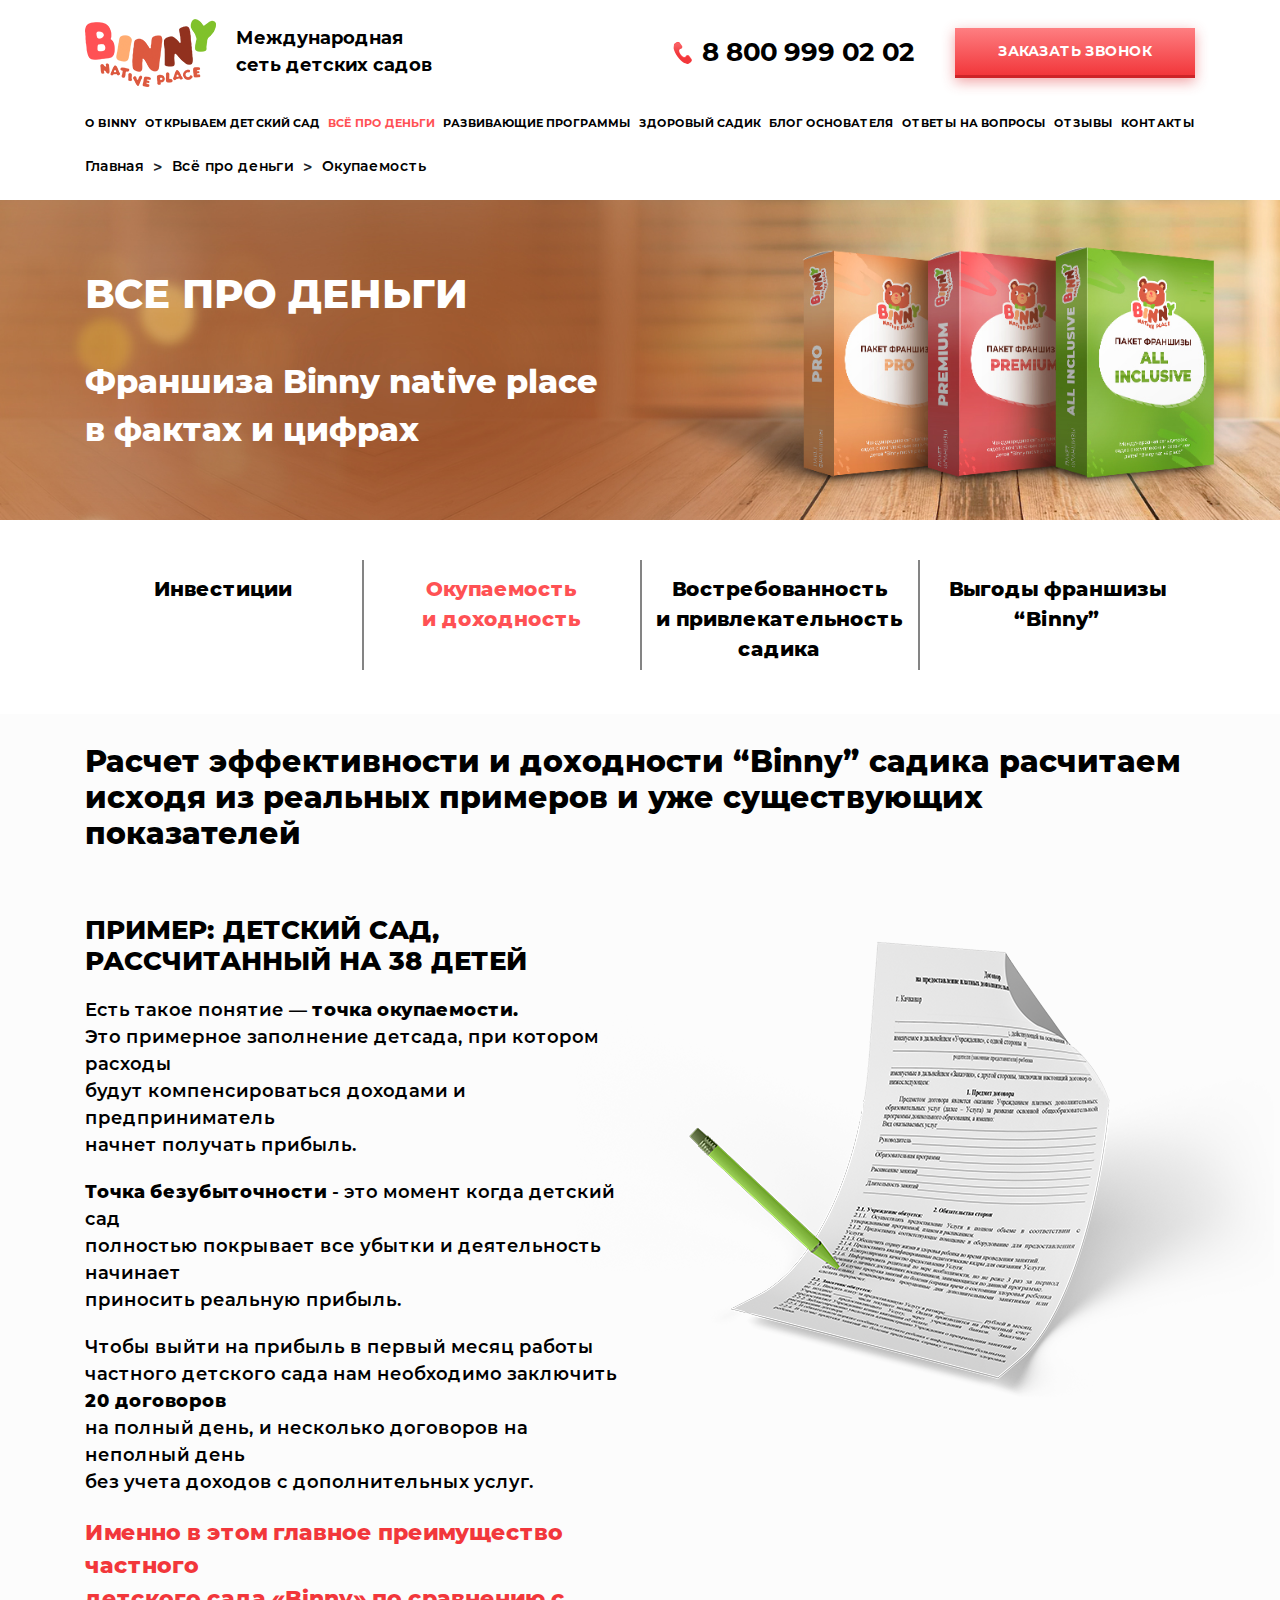
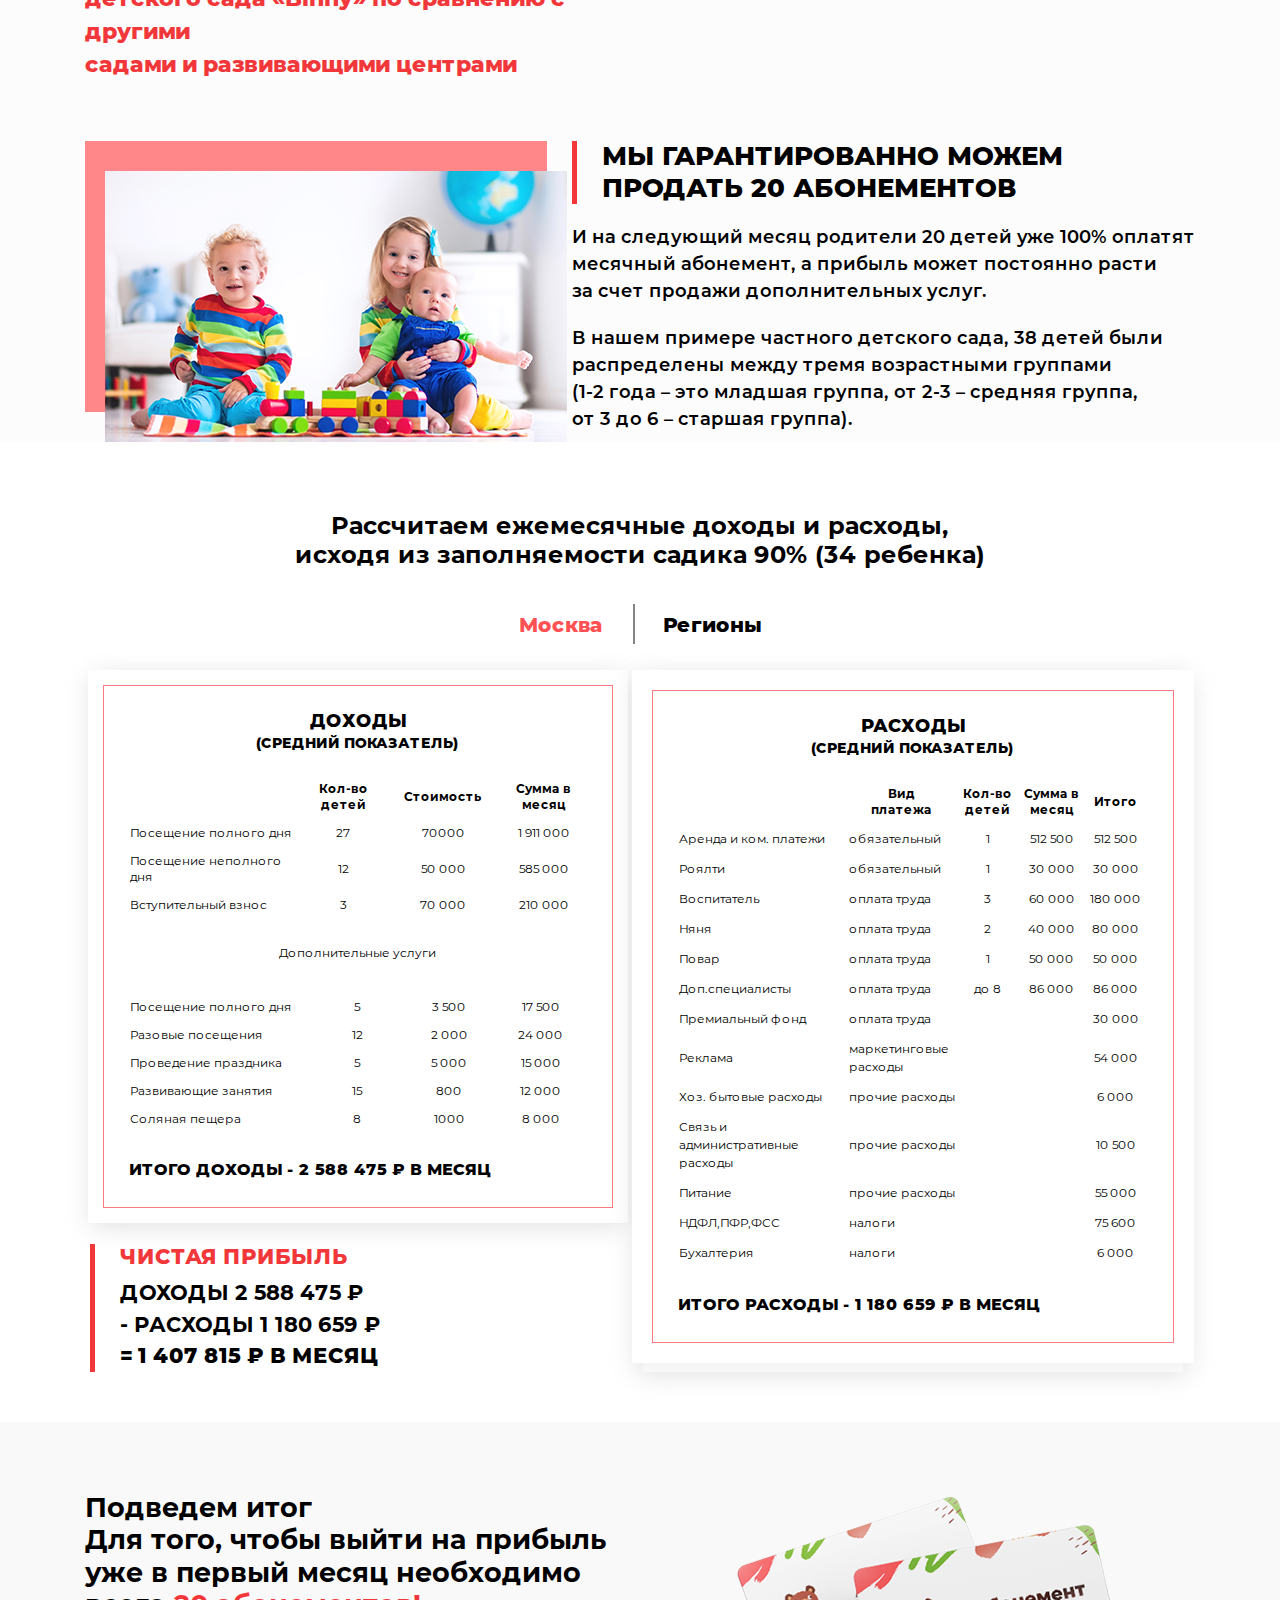
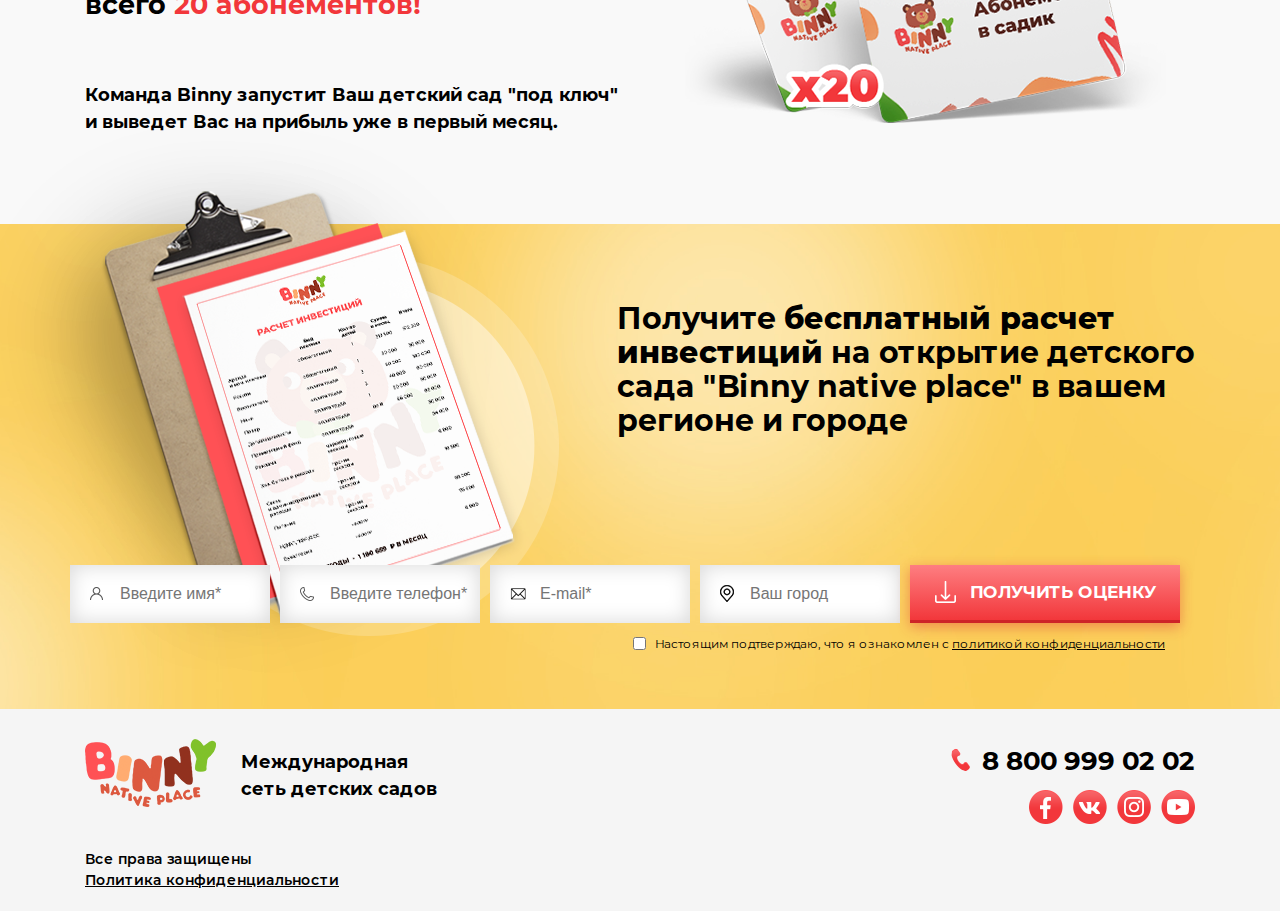
<file: payback.html>
<!DOCTYPE html>
<html lang="en">
  <head>
    <meta charset="UTF-8" />
    <meta name="viewport" content="width=device-width, initial-scale=1.0" />
    <meta http-equiv="X-UA-Compatible" content="ie=edge" />
    <title>Document</title>
    <meta name="author" content="Yuriy Zudikhin" />
    <link rel="stylesheet" href="css/bootstrap.min.css" />
    <link rel="stylesheet" href="css/slick.css" />
    <link rel="stylesheet" href="css/style.css" />
  </head>
  <body>
    <header class="header">
      <div class="container">
        <div class="row">
          <div class="col-12">
            <div class="header__mobile">
              <div class="header__mobile_top">
                <a class="logo" href="#">
                  <img src="img/header/logo.png" alt="" />
                </a>
                <button class="header__nav_btn">
                  <span></span>
                  <span></span>
                  <span></span>
                </button>
              </div>
              <div class="header__mobile_bottom">
                <a class="tel" href="tel:8 800 999 02 02"
                  ><img src="img/header/tel.png" alt="" />8 800 999 02 02</a
                >
                <button class="call">Заказать звонок</button>
              </div>
            </div>
            <div class="header__desktop">
              <div class="header__desktop_top">
                <div class="left">
                  <a class="logo" href="#">
                    <img src="img/header/logo.png" alt="" />
                  </a>
                  <p>Международная сеть детских садов</p>
                </div>
                <div class="right">
                  <a class="tel" href="tel:8 800 999 02 02"
                    ><img src="img/header/tel.png" alt="" />8 800 999 02 02</a
                  >
                  <button class="call">Заказать звонок</button>
                </div>
              </div>
              <div class="header__desktop_nav">
                <ul>
                  <li><a href="#">О Binny</a></li>
                  <li><a href="#">Открываем детский сад</a></li>
                  <li class="active"><a href="#">Всё про деньги</a></li>
                  <li><a href="#">Развивающие программы</a></li>
                  <li><a href="#">Здоровый садик</a></li>
                  <li><a href="#">Блог основателя</a></li>
                  <li><a href="#">Ответы на вопросы</a></li>
                  <li><a href="#">Отзывы</a></li>
                  <li><a href="#">Контакты</a></li>
                </ul>
              </div>
            </div>
          </div>
        </div>
      </div>
    </header>

    <div class="header__mobile_nav">
      <ul>
        <li><a href="#">О Binny</a></li>
        <li><a href="#">Открываем детский сад</a></li>
        <li><a href="#">Всё про деньги</a></li>
        <li><a href="#">Развивающие программы</a></li>
        <li><a href="#">Здоровый садик</a></li>
        <li><a href="#">Блог основателя</a></li>
        <li><a href="#">Ответы на вопросы</a></li>
        <li><a href="#">Отзывы</a></li>
        <li><a href="#">Контакты</a></li>
      </ul>
    </div>

    <div class="breadcrumbs">
      <div class="container">
        <div class="row">
          <div class="col-12">
            <div class="breadcrumbs__main">
              <ul>
                <li><a href="#">Главная</a></li>
                <span>></span>
                <li><a href="#">Всё про деньги</a></li>
                <span>></span>
                <li><a href="#">Окупаемость</a></li>
              </ul>
            </div>
          </div>
        </div>
      </div>
    </div>

    <section class="investments__main">
      <div class="container">
        <div class="row">
          <div class="col-12">
            <div class="investments__main_content">
              <h2>ВСЕ ПРО ДЕНЬГИ</h2>
              <p>
                Франшиза Binny native place <br />
                в фактах и цифрах
              </p>
            </div>
          </div>
        </div>
      </div>
    </section>

    <div class="money">
      <div class="container">
        <div class="row">
          <div class="col-12">
            <div class="money__main">
              <div class="item">
                <a href="#">Инвестиции</a>
              </div>
              <div class="item">
                <a class="active" href="#"
                  >Окупаемость <br />
                  и доходность</a
                >
              </div>
              <div class="item">
                <a href="#"
                  >Востребованность <br />
                  и привлекательность <br />
                  садика</a
                >
              </div>
              <div class="item">
                <a href="#"
                  >Выгоды франшизы <br />
                  “Binny”</a
                >
              </div>
            </div>
          </div>
        </div>
      </div>
    </div>

    <section class="efficiency">
      <div class="container">
        <div class="row">
          <div class="col-12">
            <div class="efficiency__title">
              <h2>Расчет эффективности и доходности “Binny” садика расчитаем <br>
                исходя из реальных примеров и уже существующих показателей</h2>
            </div>
          </div>
          <div class="col-12 col-xl-6">
            <div class="efficiency__text">
              <h3>ПРИМЕР:  ДЕТСКИЙ САД, <br>
                РАССЧИТАННЫЙ НА 38 ДЕТЕЙ</h3>
              <p class="text">Есть такое понятие — <span> точка окупаемости.</span><br>
                Это примерное заполнение детсада, при котором расходы <br>
                будут компенсироваться доходами и предприниматель <br>
                начнет получать прибыль.</p>
              <p class="text">
               <span>Точка безубыточности</span> - это момент когда детский сад <br>
полностью покрывает все убытки и деятельность начинает <br>
приносить реальную прибыль. 
              </p>
              <p class="text">
                Чтобы выйти на прибыль в первый месяц работы частного
детского сада нам необходимо заключить <span>20 договоров</span> <br>
на полный день, и несколько договоров на неполный день <br>
без учета доходов с дополнительных услуг. 
              </p>
              <p class="red">
                Именно в этом главное преимущество частного <br>
детского сада «Binny» по сравнению с другими <br>
садами и развивающими центрами
              </p>
            </div>
          </div>
          <div class="col-12 col-xl-6">
            <div class="efficiency__img">
              <img src="img/efficiency/book.png" alt="">
            </div>
          </div>
          <div class="col-12">
            <div class="efficiency__main">
              <div class="efficiency__main_img">
                <img src="img/efficiency/photo.png" alt="">
              </div>
              <div class="efficiency__main_text">
                <h3>МЫ ГАРАНТИРОВАННО МОЖЕМ <br> 
                  ПРОДАТЬ 20 АБОНЕМЕНТОВ</h3>
                <p>И на следующий месяц родители 20 детей уже 100% оплатят <br>
                  месячный абонемент, а прибыль может постоянно расти <br>
                  за счет продажи дополнительных услуг.</p>
                <p>
                  В нашем примере частного детского сада, 38 детей были <br>
распределены между тремя возрастными группами <br>
(1-2 года – это младшая группа, от 2-3 – средняя группа, <br>
от 3 до 6 – старшая группа). 
                </p>
              </div>
            </div>
          </div>
        </div>
      </div>
    </section>

    <section class="calculation">
      <div class="container">
        <div class="row">
          <div class="col-12">
            <div class="calculation__title">
              <h2>Рассчитаем ежемесячные доходы и расходы, <br>
                исходя из заполняемости садика 90% (34 ребенка)</h2>
              <div class="calculation__choice">
                <span data-target="moscow" class="active">Москва</span>
                <span data-target="region" class="reg">Регионы</span>
              </div>
            </div>
          </div>
          <div class="col-12">
            <div class="calculation__tables calculation__tables-moscow">

              <div class="table__one">
                <div class="table__one_main">
                  <div class="table__one_main_content">

                    <h3>ДОХОДЫ</h3>
                    <span class="tagline">(СРЕДНИЙ ПОКАЗАТЕЛЬ)</span>
  
                    <table>
    
                      <thead>
                          <tr>
                            <th>&nbsp;</th>
                            <th>Кол-во 
                              детей</th>
                            <th>Стоимость</th>
                            <th>Сумма
                              в месяц</th>
                          </tr>
                      </thead>
  
                      <tbody>
                          <tr>
                            <td>Посещение полного дня</td>
                            <td>27</td>
                            <td>70000</td>
                            <td>1 911 000</td>
                          </tr>
                          <tr>
                            <td>Посещение неполного дня</td>
                            <td>12</td>
                            <td>50 000</td>
                            <td>585 000</td>
                          </tr>
                          <tr>
                            <td>Вступительный взнос</td>
                            <td>3</td>
                            <td>70 000</td>
                            <td>210 000</td>
                          </tr>
                      </tbody>
                    </table>

                    <p class="dop">Дополнительные услуги</p>

                    <table>
     
                      <tbody>
                          <tr>
                            <td>Посещение полного дня</td>
                            <td>5</td>
                            <td>3 500</td>
                            <td>17 500</td>
                          </tr>
                          <tr>
                            <td>Разовые посещения</td>
                            <td>12</td>
                            <td>2 000</td>
                            <td>24 000</td>
                          </tr>
                          <tr>
                            <td>Проведение праздника</td>
                            <td>5</td>
                            <td>5 000</td>
                            <td>15 000</td>
                          </tr>

                          <tr>
                            <td>Развивающие занятия</td>
                            <td>15</td>
                            <td>800</td>
                            <td>12 000</td>
                          </tr>

                          <tr>
                            <td>Соляная пещера</td>
                            <td>8</td>
                            <td>1000</td>
                            <td>8 000</td>
                          </tr>

                      </tbody>

                    </table>

                    <p class="outcome">ИТОГО ДОХОДЫ  - 2 588 475 ₽ В МЕСЯЦ</p>
  
                  </div>
                </div>
              </div>

              <div class="table__two">
                <div class="table__two_main">
                  <div class="table__two_main_content">

                    <h3>РАСХОДЫ</h3>
                    <span class="tagline">(СРЕДНИЙ ПОКАЗАТЕЛЬ)</span>
  
                    <table>
    
                      <thead>
                          <tr>
                            <th>&nbsp;</th>
                            <th >Вид <br>
                              платежа</th>
                            <th>Кол-во
                              детей</th>
                            <th>Сумма
                              в месяц</th>
                            <th>
                              Итого
                            </th>
                          </tr>
                      </thead>
  
                      <tbody>
                          <tr>
                            <td>Аренда
                              и ком. платежи</td>
                            <td>обязательный</td>
                            <td>1</td>
                            <td>512 500</td>
                            <td>512 500</td>
                          </tr>

                          <tr>
                            <td>Роялти</td>
                            <td>обязательный</td>
                            <td>1</td>
                            <td>30 000</td>
                            <td>30 000</td>
                          </tr>

                          <tr>
                            <td>Воспитатель</td>
                            <td>оплата труда</td>
                            <td>3</td>
                            <td>60 000</td>
                            <td>180 000</td>
                          </tr>

                          <tr>
                            <td>Няня</td>
                            <td>оплата труда</td>
                            <td>2</td>
                            <td>40 000</td>
                            <td>80 000</td>
                          </tr>

                          <tr>
                            <td>Повар</td>
                            <td>оплата труда</td>
                            <td>1</td>
                            <td>50 000</td>
                            <td>50 000</td>
                          </tr>

                          <tr>
                            <td>Доп.специалисты</td>
                            <td>оплата труда</td>
                            <td>до 8</td>
                            <td>86 000</td>
                            <td>86 000</td>
                          </tr>

                          <tr>
                            <td>Премиальный фонд</td>
                            <td>оплата труда</td>
                            <td>&nbsp;</td>
                            <td>&nbsp;</td>
                            <td>30 000</td>
                          </tr>

                          <tr>
                            <td>Реклама</td>
                            <td>маркетинговые расходы</td>
                            <td>&nbsp;</td>
                            <td>&nbsp;</td>
                            <td>54 000</td>
                          </tr>

                          <tr>
                            <td>Хоз. бытовые расходы</td>
                            <td>прочие
                              расходы</td>
                            <td>&nbsp;</td>
                            <td>&nbsp;</td>
                            <td>6 000</td>
                          </tr>

                          <tr>
                            <td>Связь 
                              и административные
                              расходы</td>
                            <td>прочие
                              расходы</td>
                            <td>&nbsp;</td>
                            <td>&nbsp;</td>
                            <td>10 500</td>
                          </tr>

                          <tr>
                            <td>Питание</td>
                            <td>прочие
                              расходы</td>
                            <td>&nbsp;</td>
                            <td>&nbsp;</td>
                            <td>55 000</td>
                          </tr>

                          <tr>
                            <td>НДФЛ,ПФР,ФСС</td>
                            <td>налоги</td>
                            <td>&nbsp;</td>
                            <td>&nbsp;</td>
                            <td>75 600</td>
                          </tr>

                          <tr>
                            <td>Бухалтерия</td>
                            <td>налоги</td>
                            <td>&nbsp;</td>
                            <td>&nbsp;</td>
                            <td>6 000</td>
                          </tr>


                      </tbody>
                    </table>

                    <p class="outcome">ИТОГО РАСХОДЫ  -  1 180 659 ₽ В МЕСЯЦ</p>
  
                  </div>
                </div>
              </div>

              <div class="calculation__profit">
                <h3>ЧИСТАЯ ПРИБЫЛЬ</h3>
                <span class="light">ДОХОДЫ 2 588 475 ₽</span>
                <span class="light">- РАСХОДЫ  1 180 659 ₽</span>
                <span class="bold">= 1 407 815 ₽ В МЕСЯЦ</span>
              </div>

            </div>
            <div class="calculation__tables calculation__tables-region">

              <div class="table__one">
                <div class="table__one_main">
                  <div class="table__one_main_content">

                    <h3>ДОХОДЫ</h3>
                    <span class="tagline">(СРЕДНИЙ ПОКАЗАТЕЛЬ)</span>
  
                    <table>
    
                      <thead>
                          <tr>
                            <th>&nbsp;</th>
                            <th>Кол-во 
                              детей</th>
                            <th>Стоимость</th>
                            <th>Сумма
                              в месяц</th>
                          </tr>
                      </thead>
  
                      <tbody>
                          <tr>
                            <td>Посещение полного дня</td>
                            <td>27</td>
                            <td>70000</td>
                            <td>1 911 000</td>
                          </tr>
                          <tr>
                            <td>Посещение неполного дня</td>
                            <td>12</td>
                            <td>50 000</td>
                            <td>585 000</td>
                          </tr>
                          <tr>
                            <td>Вступительный взнос</td>
                            <td>3</td>
                            <td>70 000</td>
                            <td>210 000</td>
                          </tr>
                      </tbody>
                    </table>

                    <p class="dop">Дополнительные услуги</p>

                    <table>
     
                      <tbody>
                          <tr>
                            <td>Посещение полного дня</td>
                            <td>5</td>
                            <td>3 500</td>
                            <td>17 500</td>
                          </tr>
                          <tr>
                            <td>Разовые посещения</td>
                            <td>12</td>
                            <td>2 000</td>
                            <td>24 000</td>
                          </tr>
                          <tr>
                            <td>Проведение праздника</td>
                            <td>5</td>
                            <td>5 000</td>
                            <td>15 000</td>
                          </tr>

                          <tr>
                            <td>Развивающие занятия</td>
                            <td>15</td>
                            <td>800</td>
                            <td>12 000</td>
                          </tr>

                          <tr>
                            <td>Соляная пещера</td>
                            <td>8</td>
                            <td>1000</td>
                            <td>8 000</td>
                          </tr>

                      </tbody>

                    </table>

                    <p class="outcome">ИТОГО ДОХОДЫ  - 2 588 475 ₽ В МЕСЯЦ</p>
  
                  </div>
                </div>
              </div>

              <div class="table__two">
                <div class="table__two_main">
                  <div class="table__two_main_content">

                    <h3>РАСХОДЫ</h3>
                    <span class="tagline">(СРЕДНИЙ ПОКАЗАТЕЛЬ)</span>
  
                    <table>
    
                      <thead>
                          <tr>
                            <th>&nbsp;</th>
                            <th >Вид <br>
                              платежа</th>
                            <th>Кол-во
                              детей</th>
                            <th>Сумма
                              в месяц</th>
                            <th>
                              Итого
                            </th>
                          </tr>
                      </thead>
  
                      <tbody>
                          <tr>
                            <td>Аренда
                              и ком. платежи</td>
                            <td>обязательный</td>
                            <td>1</td>
                            <td>512 500</td>
                            <td>512 500</td>
                          </tr>

                          <tr>
                            <td>Роялти</td>
                            <td>обязательный</td>
                            <td>1</td>
                            <td>30 000</td>
                            <td>30 000</td>
                          </tr>

                          <tr>
                            <td>Воспитатель</td>
                            <td>оплата труда</td>
                            <td>3</td>
                            <td>60 000</td>
                            <td>180 000</td>
                          </tr>

                          <tr>
                            <td>Няня</td>
                            <td>оплата труда</td>
                            <td>2</td>
                            <td>40 000</td>
                            <td>80 000</td>
                          </tr>

                          <tr>
                            <td>Повар</td>
                            <td>оплата труда</td>
                            <td>1</td>
                            <td>50 000</td>
                            <td>50 000</td>
                          </tr>

                          <tr>
                            <td>Доп.специалисты</td>
                            <td>оплата труда</td>
                            <td>до 8</td>
                            <td>86 000</td>
                            <td>86 000</td>
                          </tr>

                          <tr>
                            <td>Премиальный фонд</td>
                            <td>оплата труда</td>
                            <td>&nbsp;</td>
                            <td>&nbsp;</td>
                            <td>30 000</td>
                          </tr>

                          <tr>
                            <td>Реклама</td>
                            <td>маркетинговые расходы</td>
                            <td>&nbsp;</td>
                            <td>&nbsp;</td>
                            <td>54 000</td>
                          </tr>

                          <tr>
                            <td>Хоз. бытовые расходы</td>
                            <td>прочие
                              расходы</td>
                            <td>&nbsp;</td>
                            <td>&nbsp;</td>
                            <td>6 000</td>
                          </tr>

                          <tr>
                            <td>Связь 
                              и административные
                              расходы</td>
                            <td>прочие
                              расходы</td>
                            <td>&nbsp;</td>
                            <td>&nbsp;</td>
                            <td>10 500</td>
                          </tr>

                          <tr>
                            <td>Питание</td>
                            <td>прочие
                              расходы</td>
                            <td>&nbsp;</td>
                            <td>&nbsp;</td>
                            <td>55 000</td>
                          </tr>

                          <tr>
                            <td>НДФЛ,ПФР,ФСС</td>
                            <td>налоги</td>
                            <td>&nbsp;</td>
                            <td>&nbsp;</td>
                            <td>75 600</td>
                          </tr>

                          <tr>
                            <td>Бухалтерия</td>
                            <td>налоги</td>
                            <td>&nbsp;</td>
                            <td>&nbsp;</td>
                            <td>6 000</td>
                          </tr>


                      </tbody>
                    </table>

                    <p class="outcome">ИТОГО РАСХОДЫ  -  1 180 659 ₽ В МЕСЯЦ</p>
  
                  </div>
                </div>
              </div>

              <div class="calculation__profit">
                <h3>ЧИСТАЯ ПРИБЫЛЬ</h3>
                <span class="light">ДОХОДЫ 2 588 475 ₽</span>
                <span class="light">- РАСХОДЫ  1 180 659 ₽</span>
                <span class="bold">= 1 407 815 ₽ В МЕСЯЦ</span>
              </div>

            </div>
          </div>
        </div>
      </div>
    </section>

    <section class="summation">
      <div class="container">
        <div class="row">
          <div class="col-12 col-lg-6">
            <div class="summation__text">
              <h3>Подведем итог <br>
                Для того, чтобы выйти на прибыль <br>
                уже в первый месяц необходимо <br>
                всего <span>20 абонементов!</span></h3>
              <p>Команда Binny запустит Ваш детский сад "под ключ" <br>
                и выведет Вас на прибыль уже в первый месяц.</p>
            </div>
          </div>
          <div class="col-12 col-lg-6 col-xl-6">
            <div class="summation__img">
              <img src="img/summation/abon.png" alt="">
            </div>
          </div>
        </div>
      </div>
    </section>

    <section class="free free-payback">
      <div class="container">
        <div class="row">
          <div class="col-12">
            <div class="free__main">
              <div class="img">
                <img src="img/free/document.png" alt="" />
              </div>
              <div class="text">
                <p>Получите <b>бесплатный расчет <br>
                  инвестиций</b> на открытие детского <br>
                  сада "Binny native place" в вашем <br>
                  регионе и городе
                  </p>
              </div>
            </div>
            <div class="free__form">
              <form action="">
                <p>
                  <span>
                    <input
                      type="text"
                      name="your-name"
                      placeholder="Введите имя*"
                    />
                  </span>
                  <span>
                    <input
                      type="tel"
                      name="tel-818"
                      placeholder="Введите телефон*"
                    />
                  </span>
                  <span>
                    <input type="email" name="email" placeholder="E-mail*" />
                  </span>
                  <span>
                    <input type="text" name="city" placeholder="Ваш город" />
                  </span>
                  <div class="submit">
                    <img src="img/free/download_icon.png" alt="" />
                    <input type="submit" value="получить оценку" />
                  </div>
                  <br>
                  <label for=""
                    ><input type="checkbox" /><span
                      >Настоящим подтверждаю, что я ознакомлен с
                      <a href="#">политикой конфиденциальности</a></span
                    ></label
                  >
                </p>
              </form>
            </div>
          </div>
        </div>
      </div>
    </section>

    <footer class="footer">
      <div class="container">
        <div class="row">
          <div class="col-12">
            <div class="footer__main">
              <div class="left">
                <div class="footer__logo">
                  <a href="#"><img src="img/header/logo.png" alt="" /></a>
                  <p>Международная сеть детских садов</p>
                </div>
                <div class="footer__confidentiality">
                  <span>Все права защищены</span>
                  <a href="#">Политика конфиденциальности</a>
                </div>
              </div>
              <div class="right">
                <a class="right__tel" href="tel:8 800 999 02 02"
                  ><img src="img/header/tel.png" alt="" /> 8 800 999 02 02</a
                >
                <ul>
                  <li>
                    <a href="#"><img src="img/footer/fb.png" alt="" /></a>
                  </li>
                  <li>
                    <a href="#"><img src="img/footer/vk.png" alt="" /></a>
                  </li>
                  <li>
                    <a href="#"><img src="img/footer/insta.png" alt="" /></a>
                  </li>
                  <li>
                    <a href="#"><img src="img/footer/youtube.png" alt="" /></a>
                  </li>
                </ul>
              </div>
            </div>
          </div>
        </div>
      </div>
    </footer>

    <div class="header__fake-modal"></div>
    <script src="js/jquery-3.5.1.min.js"></script>
    <script src="js/slick.min.js"></script>
    <script src="js/main.js"></script>
  </body>
</html>
</file>
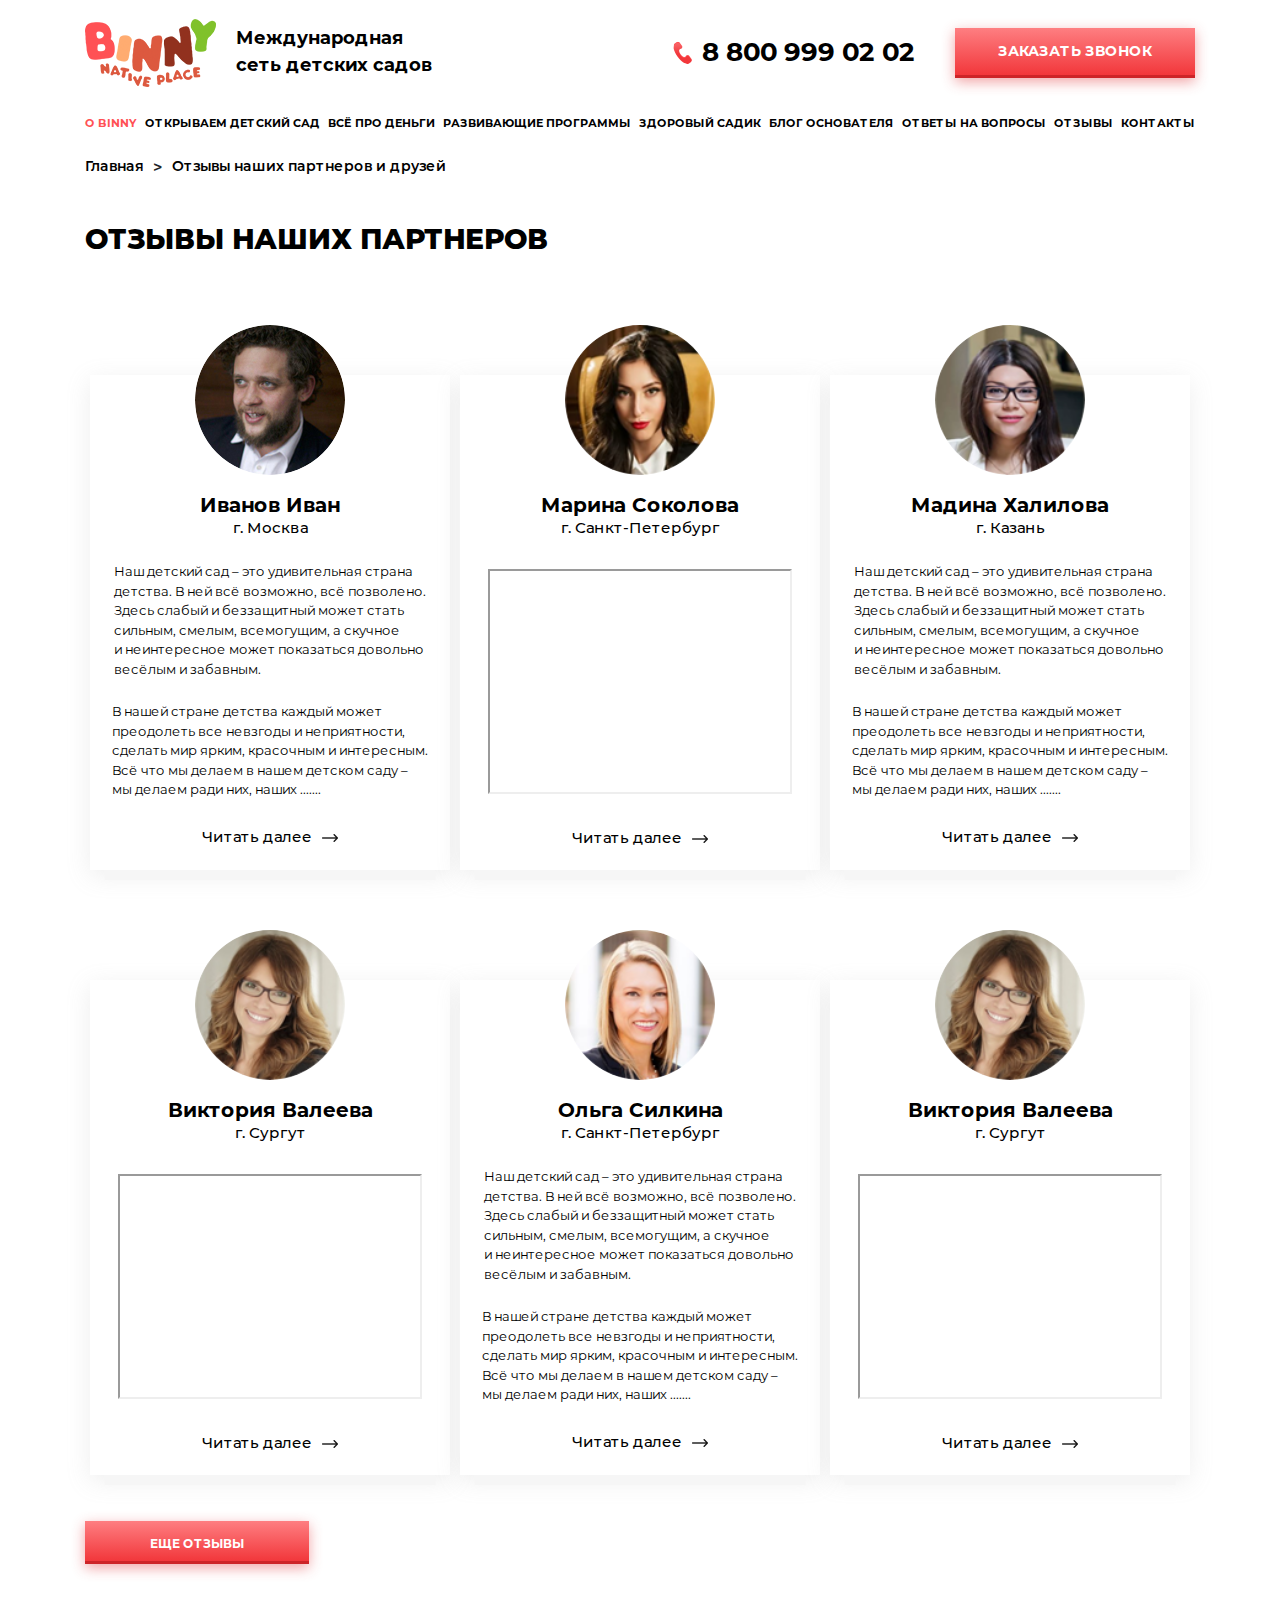
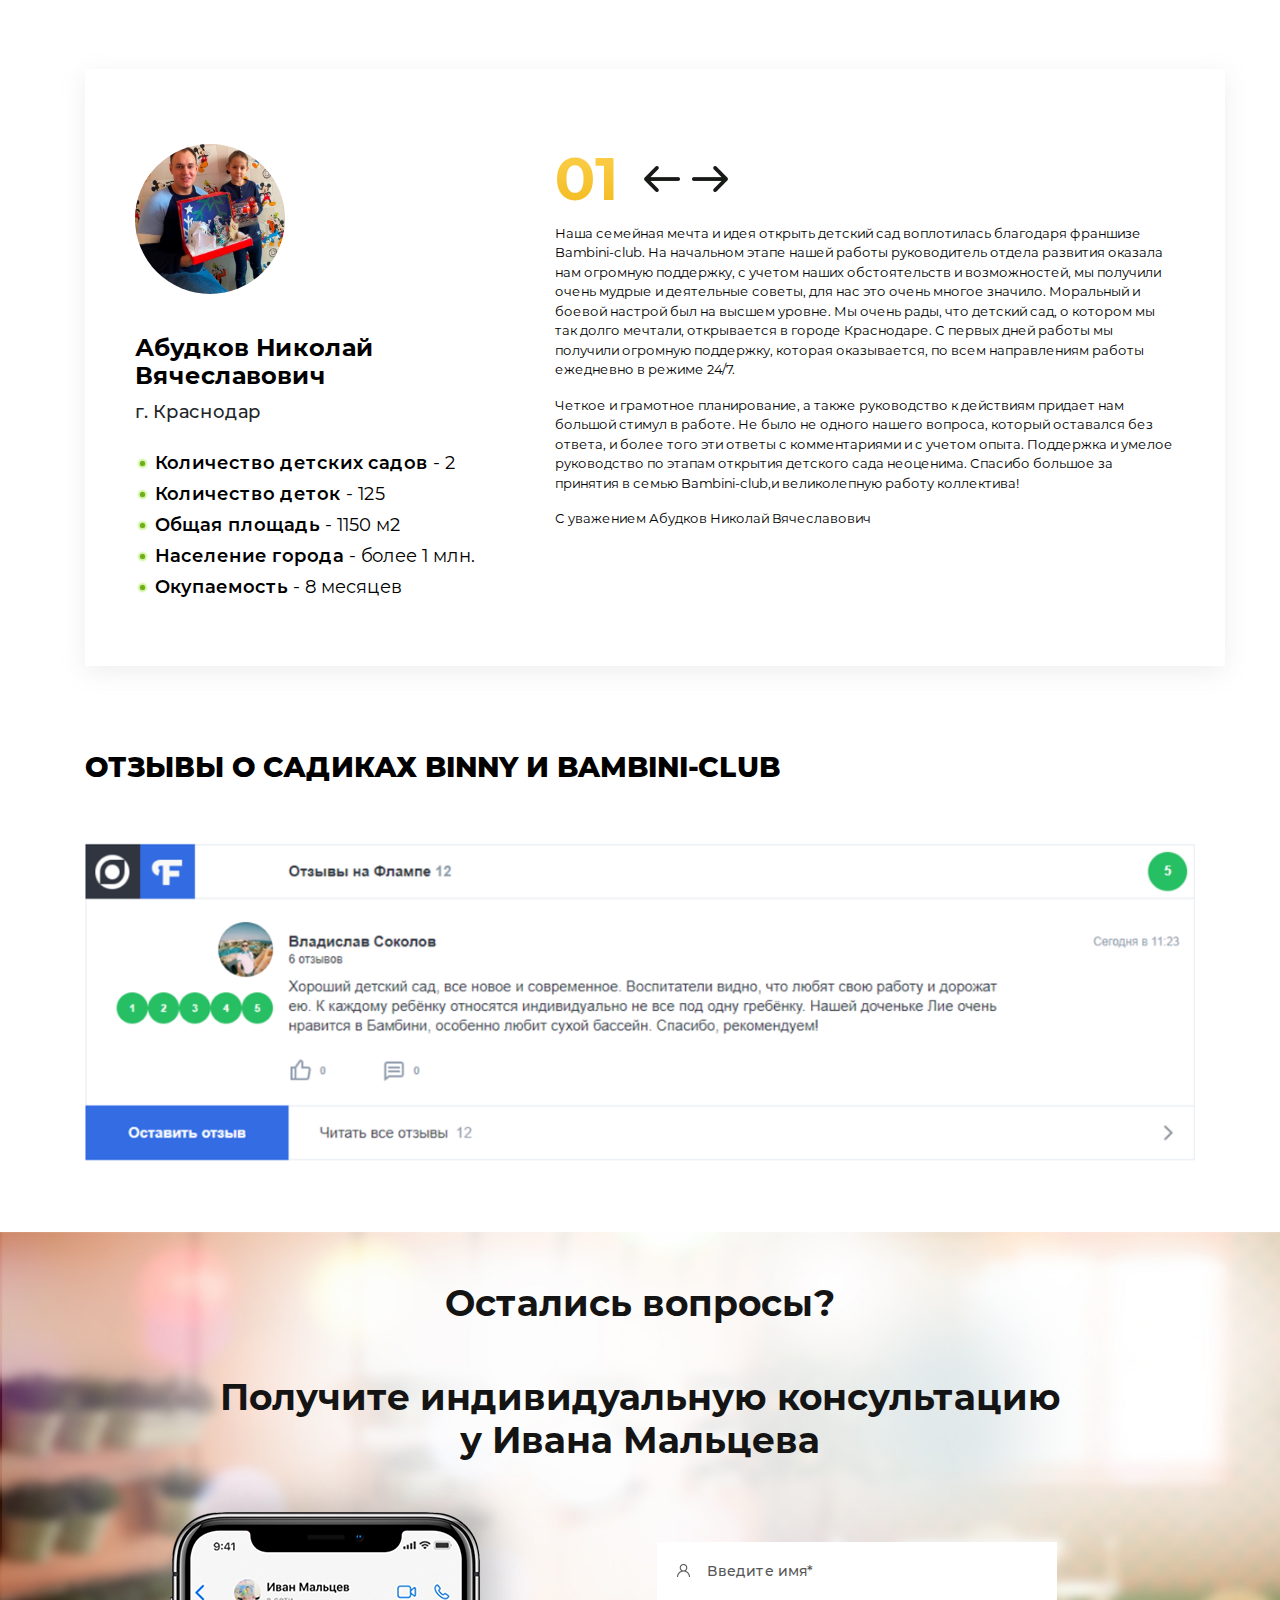
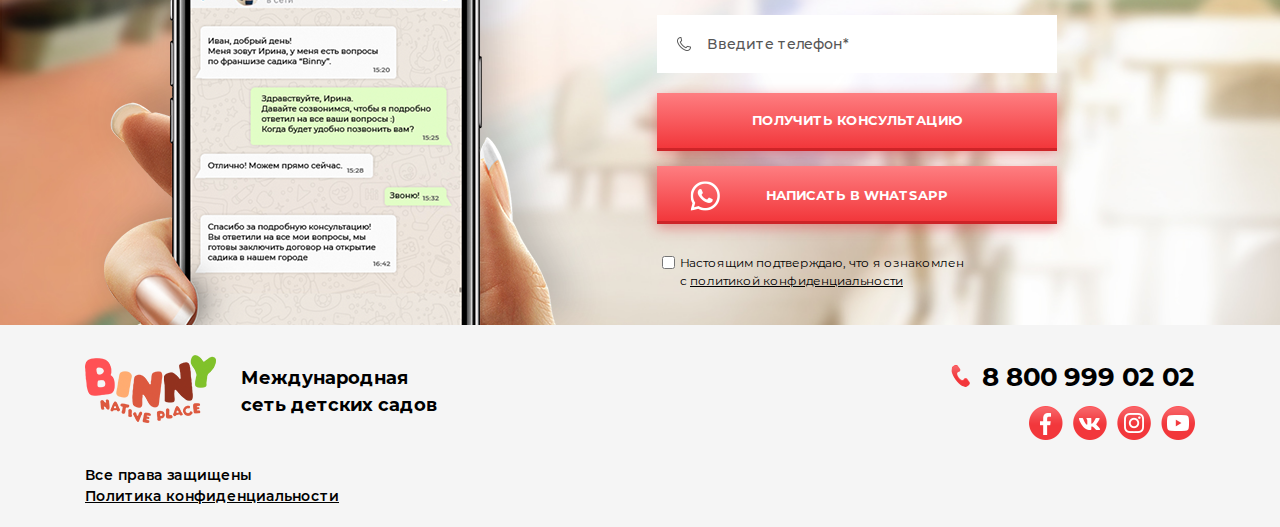
<file: reviews.html>
<!DOCTYPE html>
<html lang="en">
  <head>
    <meta charset="UTF-8" />
    <meta name="viewport" content="width=device-width, initial-scale=1.0" />
    <meta http-equiv="X-UA-Compatible" content="ie=edge" />
    <title>Document</title>
    <meta name="author" content="Yuriy Zudikhin" />
    <link rel="stylesheet" href="css/bootstrap.min.css" />
    <link rel="stylesheet" href="css/slick.css" />
    <link rel="stylesheet" href="css/slick-lightbox.css" />
    <link rel="stylesheet" href="css/style.css" />
  </head>
  <body>
    <header class="header">
      <div class="container">
        <div class="row">
          <div class="col-12">
            <div class="header__mobile">
              <div class="header__mobile_top">
                <a class="logo" href="#">
                  <img src="img/header/logo.png" alt="" />
                </a>
                <button class="header__nav_btn">
                  <span></span>
                  <span></span>
                  <span></span>
                </button>
              </div>
              <div class="header__mobile_bottom">
                <a class="tel" href="tel:8 800 999 02 02"
                  ><img src="img/header/tel.svg" alt="" />8 800 999 02 02</a
                >
                <button class="call">Заказать звонок</button>
              </div>
            </div>
            <div class="header__desktop">
              <div class="header__desktop_top">
                <div class="left">
                  <a class="logo" href="#">
                    <img src="img/header/logo.png" alt="" />
                  </a>
                  <p>Международная сеть детских садов</p>
                </div>
                <div class="right">
                  <a class="tel" href="tel:8 800 999 02 02"
                    ><img src="img/header/tel.png" alt="" />8 800 999 02 02</a
                  >
                  <button class="call">Заказать звонок</button>
                </div>
              </div>
              <div class="header__desktop_nav">
                <ul>
                  <li class="active"><a href="#">О Binny</a></li>
                  <li><a href="#">Открываем детский сад</a></li>
                  <li><a href="#">Всё про деньги</a></li>
                  <li><a href="#">Развивающие программы</a></li>
                  <li><a href="#">Здоровый садик</a></li>
                  <li><a href="#">Блог основателя</a></li>
                  <li><a href="#">Ответы на вопросы</a></li>
                  <li><a href="#">Отзывы</a></li>
                  <li><a href="#">Контакты</a></li>
                </ul>
              </div>
            </div>
          </div>
        </div>
      </div>
    </header>

    <div class="header__mobile_nav">
      <ul>
        <li><a href="#">О Binny</a></li>
        <li><a href="#">Открываем детский сад</a></li>
        <li><a href="#">Всё про деньги</a></li>
        <li><a href="#">Развивающие программы</a></li>
        <li><a href="#">Здоровый садик</a></li>
        <li><a href="#">Блог основателя</a></li>
        <li><a href="#">Ответы на вопросы</a></li>
        <li><a href="#">Отзывы</a></li>
        <li><a href="#">Контакты</a></li>
      </ul>
    </div>

    <div class="breadcrumbs">
      <div class="container">
        <div class="row">
          <div class="col-12">
            <div class="breadcrumbs__main">
              <ul>
                <li><a href="#">Главная</a></li>
                <span>></span>
                <li><a href="#">Отзывы наших партнеров и друзей</a></li>
              </ul>
            </div>
          </div>
        </div>
      </div>
    </div>

    <section class="review__partners">
      <div class="container">
        <div class="row">
          <div class="col-12">
            <h2>отзывы наших партнеров</h2>
          </div>
          <div class="col-12">
            <div class="review__partners_list">
              <div class="item">
                <img class="avatar" src="img/review/review_one.png" alt="" />
                <h5>Иванов Иван</h5>
                <span>г. Москва</span>
                <p>
                  Наш детский сад – это удивительная страна <br />
                  детства. В ней всё возможно, всё позволено. <br />
                  Здесь слабый и беззащитный может стать <br />
                  сильным, смелым, всемогущим, а скучное <br />
                  и неинтересное может показаться довольно <br />
                  весёлым и забавным.
                </p>
                <p>
                  В нашей стране детства каждый может <br />
                  преодолеть все невзгоды и неприятности, <br />
                  сделать мир ярким, красочным и интересным. <br />
                  Всё что мы делаем в нашем детском саду – <br />
                  мы делаем ради них, наших .......
                </p>
                <a href="#"
                  >Читать далее <img src="img/review/arrow.png" alt="" />
                </a>
              </div>

              <div class="item">
                <img class="avatar" src="img/review/review_two.png" alt="" />
                <h5>Марина Соколова</h5>
                <span>г. Санкт-Петербург</span>
                <div class="video">
                  <iframe
                    src="https://www.youtube.com/embed/668nUCeBHyY"
                  ></iframe>
                </div>
                <a href="#"
                  >Читать далее <img src="img/review/arrow.png" alt="" />
                </a>
              </div>

              <div class="item">
                <img class="avatar" src="img/review/review_three.png" alt="" />
                <h5>Мадина Халилова</h5>
                <span>г. Казань</span>
                <p>
                  Наш детский сад – это удивительная страна <br />
                  детства. В ней всё возможно, всё позволено. <br />
                  Здесь слабый и беззащитный может стать <br />
                  сильным, смелым, всемогущим, а скучное <br />
                  и неинтересное может показаться довольно <br />
                  весёлым и забавным.
                </p>
                <p>
                  В нашей стране детства каждый может <br />
                  преодолеть все невзгоды и неприятности, <br />
                  сделать мир ярким, красочным и интересным. <br />
                  Всё что мы делаем в нашем детском саду – <br />
                  мы делаем ради них, наших .......
                </p>
                <a href="#"
                  >Читать далее <img src="img/review/arrow.png" alt="" />
                </a>
              </div>

              <div class="item">
                <img class="avatar" src="img/review/review_four.png" alt="" />
                <h5>Виктория Валеева</h5>
                <span>г. Сургут</span>
                <div class="video">
                  <iframe
                    src="https://www.youtube.com/embed/668nUCeBHyY"
                  ></iframe>
                </div>
                <a href="#"
                  >Читать далее <img src="img/review/arrow.png" alt="" />
                </a>
              </div>

              <div class="item">
                <img class="avatar" src="img/review/review_five.png" alt="" />
                <h5>Ольга Силкина</h5>
                <span>г. Санкт-Петербург</span>
                <p>
                  Наш детский сад – это удивительная страна <br />
                  детства. В ней всё возможно, всё позволено. <br />
                  Здесь слабый и беззащитный может стать <br />
                  сильным, смелым, всемогущим, а скучное <br />
                  и неинтересное может показаться довольно <br />
                  весёлым и забавным.
                </p>
                <p>
                  В нашей стране детства каждый может <br />
                  преодолеть все невзгоды и неприятности, <br />
                  сделать мир ярким, красочным и интересным. <br />
                  Всё что мы делаем в нашем детском саду – <br />
                  мы делаем ради них, наших .......
                </p>
                <a href="#"
                  >Читать далее <img src="img/review/arrow.png" alt="" />
                </a>
              </div>

              <div class="item">
                <img class="avatar" src="img/review/review_four.png" alt="" />
                <h5>Виктория Валеева</h5>
                <span>г. Сургут</span>
                <div class="video">
                  <iframe
                    src="https://www.youtube.com/embed/668nUCeBHyY"
                  ></iframe>
                </div>
                <a href="#"
                  >Читать далее <img src="img/review/arrow.png" alt="" />
                </a>
              </div>
            </div>
            <button class="more">еще отзывы</button>
          </div>
        </div>
      </div>
    </section>

    <section class="partner partner__reviews">
      <div class="container">
        <div class="row">
          <div class="col-12">
            <div class="partner__general">
              <div class="partner__slider">
                <div class="partner__slider_item">
                  <div class="info">
                    <div class="avatar">
                      <img src="img/partner/autolover.jpg" alt="" />
                    </div>
                    <h5>Абудков Николай Вячеславович</h5>
                    <span>г. Краснодар</span>
                    <ul>
                      <li>
                        <img src="img/partner/elips.svg" alt="" />
                        <p>
                          Количество детских садов
                          <span class="count">- 2</span>
                        </p>
                      </li>
                      <li>
                        <img src="img/partner/elips.svg" alt="" />
                        <p>Количество деток <span class="count">- 125</span></p>
                      </li>
                      <li>
                        <img src="img/partner/elips.svg" alt="" />
                        <p>
                          Общая площадь <span class="count">- 1150 м2</span>
                        </p>
                      </li>
                      <li>
                        <img src="img/partner/elips.svg" alt="" />
                        <p>
                          Население города
                          <span class="count">- более 1 млн.</span>
                        </p>
                      </li>
                      <li>
                        <img src="img/partner/elips.svg" alt="" />
                        <p>
                          Окупаемость <span class="count">- 8 месяцев</span>
                        </p>
                      </li>
                    </ul>
                  </div>
                  <div class="text">
                    <div class="text__header">
                      <span>01</span>
                      <div class="text__header">
                        <button class="text__header_prev">
                          <img src="img/partner/left.png" alt="" />
                        </button>
                        <button class="text__header_next">
                          <img src="img/partner/right.png" alt="" />
                        </button>
                      </div>
                    </div>
                    <p>
                      Наша семейная мечта и идея открыть детский сад воплотилась
                      благодаря франшизе Bambini-club. На начальном этапе нашей
                      работы руководитель отдела развития оказала нам огромную
                      поддержку, с учетом наших обстоятельств и возможностей, мы
                      получили очень мудрые и деятельные советы, для нас это
                      очень многое значило. Моральный и боевой настрой был на
                      высшем уровне. Мы очень рады, что детский сад, о котором
                      мы так долго мечтали, открывается в городе Краснодаре. С
                      первых дней работы мы получили огромную поддержку, которая
                      оказывается, по всем направлениям работы ежедневно в
                      режиме 24/7.
                    </p>
                    <p>
                      Четкое и грамотное планирование, а также руководство к
                      действиям придает нам большой стимул в работе. Не было не
                      одного нашего вопроса, который оставался без ответа, и
                      более того эти ответы с комментариями и с учетом опыта.
                      Поддержка и умелое руководство по этапам открытия детского
                      сада неоценима. Спасибо большое за принятия в семью
                      Bambini-club,и великолепную работу коллектива!
                    </p>
                    <p>С уважением Абудков Николай Вячеславович</p>
                  </div>
                </div>
                <div class="partner__slider_item">
                  <div class="info">
                    <div class="avatar">
                      <img src="img/partner/nekrasova.jpg" alt="" />
                    </div>
                    <h5>Татьяна Одношевная</h5>
                    <span>г. Краснодар</span>
                    <ul>
                      <li>
                        <img src="img/partner/elips.svg" alt="" />
                        <p>Количество детских садов <span>- 1</span></p>
                      </li>
                      <li>
                        <img src="img/partner/elips.svg" alt="" />
                        <p>Количество деток <span>- 35</span></p>
                      </li>
                      <li>
                        <img src="img/partner/elips.svg" alt="" />
                        <p>Общая площадь <span>- 250 м2</span></p>
                      </li>
                      <li>
                        <img src="img/partner/elips.svg" alt="" />
                        <p>Население города <span>- более 1 млн.</span></p>
                      </li>
                      <li>
                        <img src="img/partner/elips.svg" alt="" />
                        <p>Окупаемость <span>- 6 месяцев</span></p>
                      </li>
                    </ul>
                  </div>
                  <div class="text">
                    <div class="text__header">
                      <span>02</span>
                      <div class="text__header">
                        <button class="text__header_prev">
                          <img src="img/partner/left.png" alt="" />
                        </button>
                        <button class="text__header_next">
                          <img src="img/partner/right.png" alt="" />
                        </button>
                      </div>
                    </div>
                    <p>
                      Меня зовут Татьяна и я являюсь руководителем детского сада
                      Bambini-Club в г.Краснодаре. Команда Bambini-Club - это
                      команда профессионалов, людей знающих и любящих свое дело.
                      Я очень рада была знакомству с Иваном и Дарьей. Это
                      потрясающие молодые люди с большим потенциалом и огромной
                      любовью к детям и своему делу. А когда я познакомилась со
                      своим проектным менеджером, мне стало понятно, что я имею
                      дело с профессионалом своего дела! Она не просто теоретик,
                      но и большой практик. Большое спасибо команде
                      Bambini-Club. С любовью и уважением Татьяна.
                    </p>
                  </div>
                </div>
                <div class="partner__slider_item">
                  <div class="info">
                    <div class="avatar">
                      <img src="img/partner/nekrasova.jpg" alt="" />
                    </div>
                    <h5>Татьяна Одношевная</h5>
                    <span>г. Краснодар</span>
                    <ul>
                      <li>
                        <img src="img/partner/elips.svg" alt="" />
                        <p>Количество детских садов <span>- 1</span></p>
                      </li>
                      <li>
                        <img src="img/partner/elips.svg" alt="" />
                        <p>Количество деток <span>- 35</span></p>
                      </li>
                      <li>
                        <img src="img/partner/elips.svg" alt="" />
                        <p>Общая площадь <span>- 250 м2</span></p>
                      </li>
                      <li>
                        <img src="img/partner/elips.svg" alt="" />
                        <p>Население города <span>- более 1 млн.</span></p>
                      </li>
                      <li>
                        <img src="img/partner/elips.svg" alt="" />
                        <p>Окупаемость <span>- 6 месяцев</span></p>
                      </li>
                    </ul>
                  </div>
                  <div class="text">
                    <div class="text__header">
                      <span>03</span>
                      <div class="text__header">
                        <button class="text__header_prev">
                          <img src="img/partner/left.png" alt="" />
                        </button>
                        <button class="text__header_next">
                          <img src="img/partner/right.png" alt="" />
                        </button>
                      </div>
                    </div>
                    <iframe
                      src="https://www.youtube.com/embed/668nUCeBHyY"
                    ></iframe>
                  </div>
                </div>
              </div>
            </div>
          </div>
        </div>
      </div>
    </section>

    <section class="flamp">
      <div class="container">
        <div class="row">
          <div class="col-12">
            <h2>отзывы о садиках binny и bambini-club</h2>
          </div>
          <div class="col-12">
            <div class="flamp__main">
              <img src="img/review/flamp.png" alt="" />
            </div>
          </div>
        </div>
      </div>
    </section>

    <section class="answer__remained">
      <div class="container">
        <div class="row">
          <div class="col-12">
            <div class="answer__remained_title">
              <h2>Остались вопросы?</h2>
              <h2>
                Получите индивидуальную консультацию <br />
                у Ивана Мальцева
              </h2>
            </div>
          </div>
          <div class="col-12">
            <div class="answer__remained_main">
              <div class="img">
                <img src="img/answer__list/tel.png" alt="" />
              </div>
              <div class="form">
                <form action="">
                  <p>
                    <span>
                      <input type="text" placeholder="Введите имя*" />
                    </span>
                    <span>
                      <input type="tel" placeholder="Введите телефон*" />
                    </span>
                    <input type="submit" value="Получить консультацию" />

                    <a class="whatsapp" href=""
                      ><img src="img/ask/whtsup.png" alt="" />написать в
                      whatsapp</a
                    >

                    <label for="">
                      <input type="checkbox" />
                      <span>
                        Настоящим подтверждаю, что я ознакомлен <br />
                        с
                        <a href="#">политикой конфиденциальности</a>
                      </span>
                    </label>
                  </p>
                </form>
              </div>
            </div>
          </div>
        </div>
      </div>
    </section>

    <footer class="footer">
      <div class="container">
        <div class="row">
          <div class="col-12">
            <div class="footer__main">
              <div class="left">
                <div class="footer__logo">
                  <a href="#"><img src="img/header/logo.png" alt="" /></a>
                  <p>Международная сеть детских садов</p>
                </div>
                <div class="footer__confidentiality">
                  <span>Все права защищены</span>
                  <a href="#">Политика конфиденциальности</a>
                </div>
              </div>
              <div class="right">
                <a class="right__tel" href="tel:8 800 999 02 02"
                  ><img src="img/header/tel.png" alt="" /> 8 800 999 02 02</a
                >
                <ul>
                  <li>
                    <a href="#"><img src="img/footer/fb.png" alt="" /></a>
                  </li>
                  <li>
                    <a href="#"><img src="img/footer/vk.png" alt="" /></a>
                  </li>
                  <li>
                    <a href="#"><img src="img/footer/insta.png" alt="" /></a>
                  </li>
                  <li>
                    <a href="#"><img src="img/footer/youtube.png" alt="" /></a>
                  </li>
                </ul>
              </div>
            </div>
          </div>
        </div>
      </div>
    </footer>

    <div class="header__fake-modal"></div>
    <script src="js/jquery-3.5.1.min.js"></script>
    <script src="js/slick.min.js"></script>
    <script src="js/slick-lightbox.js"></script>
    <script src="js/main.js"></script>
  </body>
</html>
</file>
<file: css/style.css>
button {
  border: none;
  background-color: transparent;
}

button:focus {
  outline: none;
}

a {
  text-decoration: none;
}

a:hover {
  text-decoration: none;
}

ul {
  list-style: none;
  margin: 0px;
  padding: 0px;
}

@media (min-width: 1440px) {
  .container {
    max-width: 1260px;
  }
}

input {
  border: none;
}

body {
  overflow-x: hidden;
}

textarea {
  border: none;
}

@font-face {
  font-family: "Montserrat-Black";
  src: url("../fonts/Montserrat-Black.eot");
  src: url("../fonts/Montserrat-Black.eot?#iefix") format("embedded-opentype"), url("../fonts/Montserrat-Black.woff2") format("woff2"), url("../fonts/Montserrat-Black.woff") format("woff"), url("../fonts/Montserrat-Black.ttf") format("truetype"), url("../fonts/Montserrat-Black.svg#Montserrat-Black") format("svg");
  font-style: normal;
  font-weight: normal;
}

@font-face {
  font-family: "Montserrat-BlackItalic";
  src: url("../fonts/Montserrat-BlackItalic.eot");
  src: url("../fonts/Montserrat-BlackItalic.eot?#iefix") format("embedded-opentype"), url("../fonts/Montserrat-BlackItalic.woff2") format("woff2"), url("../fonts/Montserrat-BlackItalic.woff") format("woff"), url("../fonts/Montserrat-BlackItalic.ttf") format("truetype"), url("../fonts/Montserrat-BlackItalic.svg#Montserrat-BlackItalic") format("svg");
  font-style: normal;
  font-weight: normal;
}

@font-face {
  font-family: "Montserrat-Bold";
  src: url("../fonts/Montserrat-Bold.eot");
  src: url("../fonts/Montserrat-Bold.eot?#iefix") format("embedded-opentype"), url("../fonts/Montserrat-Bold.woff2") format("woff2"), url("../fonts/Montserrat-Bold.woff") format("woff"), url("../fonts/Montserrat-Bold.ttf") format("truetype"), url("../fonts/Montserrat-Bold.svg#Montserrat-Bold") format("svg");
  font-style: normal;
  font-weight: normal;
}

@font-face {
  font-family: "Montserrat-BoldItalic";
  src: url("../fonts/Montserrat-BoldItalic.eot");
  src: url("../fonts/Montserrat-BoldItalic.eot?#iefix") format("embedded-opentype"), url("../fonts/Montserrat-BoldItalic.woff2") format("woff2"), url("../fonts/Montserrat-BoldItalic.woff") format("woff"), url("../fonts/Montserrat-BoldItalic.ttf") format("truetype"), url("../fonts/Montserrat-BoldItalic.svg#Montserrat-BoldItalic") format("svg");
  font-style: normal;
  font-weight: normal;
}

@font-face {
  font-family: "Montserrat-ExtraBold";
  src: url("../fonts/Montserrat-ExtraBold.eot");
  src: url("../fonts/Montserrat-ExtraBold.eot?#iefix") format("embedded-opentype"), url("../fonts/Montserrat-ExtraBold.woff2") format("woff2"), url("../fonts/Montserrat-ExtraBold.woff") format("woff"), url("../fonts/Montserrat-ExtraBold.ttf") format("truetype"), url("../fonts/Montserrat-ExtraBold.svg#Montserrat-ExtraBold") format("svg");
  font-style: normal;
  font-weight: normal;
}

@font-face {
  font-family: "Montserrat-ExtraBoldItalic";
  src: url("../fonts/Montserrat-ExtraBoldItalic.eot");
  src: url("../fonts/Montserrat-ExtraBoldItalic.eot?#iefix") format("embedded-opentype"), url("../fonts/Montserrat-ExtraBoldItalic.woff2") format("woff2"), url("../fonts/Montserrat-ExtraBoldItalic.woff") format("woff"), url("../fonts/Montserrat-ExtraBoldItalic.ttf") format("truetype"), url("../fonts/Montserrat-ExtraBoldItalic.svg#Montserrat-ExtraBoldItalic") format("svg");
  font-style: normal;
  font-weight: normal;
}

@font-face {
  font-family: "Montserrat-ExtraLight";
  src: url("../fonts/Montserrat-ExtraLight.eot");
  src: url("../fonts/Montserrat-ExtraLight.eot?#iefix") format("embedded-opentype"), url("../fonts/Montserrat-ExtraLight.woff2") format("woff2"), url("../fonts/Montserrat-ExtraLight.woff") format("woff"), url("../fonts/Montserrat-ExtraLight.ttf") format("truetype"), url("../fonts/Montserrat-ExtraLight.svg#Montserrat-ExtraLight") format("svg");
  font-style: normal;
  font-weight: normal;
}

@font-face {
  font-family: "Montserrat-ExtraLightItalic";
  src: url("../fonts/Montserrat-ExtraLightItalic.eot");
  src: url("../fonts/Montserrat-ExtraLightItalic.eot?#iefix") format("embedded-opentype"), url("../fonts/Montserrat-ExtraLightItalic.woff2") format("woff2"), url("../fonts/Montserrat-ExtraLightItalic.woff") format("woff"), url("../fonts/Montserrat-ExtraLightItalic.ttf") format("truetype"), url("../fonts/Montserrat-ExtraLightItalic.svg#Montserrat-ExtraLightItalic") format("svg");
  font-style: normal;
  font-weight: normal;
}

@font-face {
  font-family: "Montserrat-Italic";
  src: url("../fonts/Montserrat-Italic.eot");
  src: url("../fonts/Montserrat-Italic.eot?#iefix") format("embedded-opentype"), url("../fonts/Montserrat-Italic.woff2") format("woff2"), url("../fonts/Montserrat-Italic.woff") format("woff"), url("../fonts/Montserrat-Italic.ttf") format("truetype"), url("../fonts/Montserrat-Italic.svg#Montserrat-Italic") format("svg");
  font-style: normal;
  font-weight: normal;
}

@font-face {
  font-family: "Montserrat-Light";
  src: url("../fonts/Montserrat-Light.eot");
  src: url("../fonts/Montserrat-Light.eot?#iefix") format("embedded-opentype"), url("../fonts/Montserrat-Light.woff2") format("woff2"), url("../fonts/Montserrat-Light.woff") format("woff"), url("../fonts/Montserrat-Light.ttf") format("truetype"), url("../fonts/Montserrat-Light.svg#Montserrat-Light") format("svg");
  font-style: normal;
  font-weight: normal;
}

@font-face {
  font-family: "Montserrat-LightItalic";
  src: url("../fonts/Montserrat-LightItalic.eot");
  src: url("../fonts/Montserrat-LightItalic.eot?#iefix") format("embedded-opentype"), url("../fonts/Montserrat-LightItalic.woff2") format("woff2"), url("../fonts/Montserrat-LightItalic.woff") format("woff"), url("../fonts/Montserrat-LightItalic.ttf") format("truetype"), url("../fonts/Montserrat-LightItalic.svg#Montserrat-LightItalic") format("svg");
  font-style: normal;
  font-weight: normal;
}

@font-face {
  font-family: "Montserrat-Medium";
  src: url("../fonts/Montserrat-Medium.eot");
  src: url("../fonts/Montserrat-Medium.eot?#iefix") format("embedded-opentype"), url("../fonts/Montserrat-Medium.woff2") format("woff2"), url("../fonts/Montserrat-Medium.woff") format("woff"), url("../fonts/Montserrat-Medium.ttf") format("truetype"), url("../fonts/Montserrat-Medium.svg#Montserrat-Medium") format("svg");
  font-style: normal;
  font-weight: normal;
}

@font-face {
  font-family: "Montserrat-MediumItalic";
  src: url("../fonts/Montserrat-MediumItalic.eot");
  src: url("../fonts/Montserrat-MediumItalic.eot?#iefix") format("embedded-opentype"), url("../fonts/Montserrat-MediumItalic.woff2") format("woff2"), url("../fonts/Montserrat-MediumItalic.woff") format("woff"), url("../fonts/Montserrat-MediumItalic.ttf") format("truetype"), url("../fonts/Montserrat-MediumItalic.svg#Montserrat-MediumItalic") format("svg");
  font-style: normal;
  font-weight: normal;
}

@font-face {
  font-family: "Montserrat-Regular";
  src: url("../fonts/Montserrat-Regular.eot");
  src: url("../fonts/Montserrat-Regular.eot?#iefix") format("embedded-opentype"), url("../fonts/Montserrat-Regular.woff2") format("woff2"), url("../fonts/Montserrat-Regular.woff") format("woff"), url("../fonts/Montserrat-Regular.ttf") format("truetype"), url("../fonts/Montserrat-Regular.svg#Montserrat-Regular") format("svg");
  font-style: normal;
  font-weight: normal;
}

@font-face {
  font-family: "Montserrat-SemiBold";
  src: url("../fonts/Montserrat-SemiBold.eot");
  src: url("../fonts/Montserrat-SemiBold.eot?#iefix") format("embedded-opentype"), url("../fonts/Montserrat-SemiBold.woff2") format("woff2"), url("../fonts/Montserrat-SemiBold.woff") format("woff"), url("../fonts/Montserrat-SemiBold.ttf") format("truetype"), url("../fonts/Montserrat-SemiBold.svg#Montserrat-SemiBold") format("svg");
  font-style: normal;
  font-weight: normal;
}

@font-face {
  font-family: "Montserrat-SemiBoldItalic";
  src: url("../fonts/Montserrat-SemiBoldItalic.eot");
  src: url("../fonts/Montserrat-SemiBoldItalic.eot?#iefix") format("embedded-opentype"), url("../fonts/Montserrat-SemiBoldItalic.woff2") format("woff2"), url("../fonts/Montserrat-SemiBoldItalic.woff") format("woff"), url("../fonts/Montserrat-SemiBoldItalic.ttf") format("truetype"), url("../fonts/Montserrat-SemiBoldItalic.svg#Montserrat-SemiBoldItalic") format("svg");
  font-style: normal;
  font-weight: normal;
}

@font-face {
  font-family: "Montserrat-Thin";
  src: url("../fonts/Montserrat-Thin.eot");
  src: url("../fonts/Montserrat-Thin.eot?#iefix") format("embedded-opentype"), url("../fonts/Montserrat-Thin.woff2") format("woff2"), url("../fonts/Montserrat-Thin.woff") format("woff"), url("../fonts/Montserrat-Thin.ttf") format("truetype"), url("../fonts/Montserrat-Thin.svg#Montserrat-Thin") format("svg");
  font-style: normal;
  font-weight: normal;
}

@font-face {
  font-family: "Montserrat-ThinItalic";
  src: url("../fonts/Montserrat-ThinItalic.eot");
  src: url("../fonts/Montserrat-ThinItalic.eot?#iefix") format("embedded-opentype"), url("../fonts/Montserrat-ThinItalic.woff2") format("woff2"), url("../fonts/Montserrat-ThinItalic.woff") format("woff"), url("../fonts/Montserrat-ThinItalic.ttf") format("truetype"), url("../fonts/Montserrat-ThinItalic.svg#Montserrat-ThinItalic") format("svg");
  font-style: normal;
  font-weight: normal;
}

@media (min-width: 1440px) {
  .header .container {
    max-width: 1260px;
  }
}

.header__mobile {
  margin-top: 10px;
  display: block;
}

@media (min-width: 768px) {
  .header__mobile {
    display: none;
  }
}

.header__mobile_top {
  display: -webkit-box;
  display: -ms-flexbox;
  display: flex;
  -webkit-box-orient: horizontal;
  -webkit-box-direction: normal;
      -ms-flex-direction: row;
          flex-direction: row;
  -webkit-box-pack: justify;
      -ms-flex-pack: justify;
          justify-content: space-between;
  -webkit-box-align: center;
      -ms-flex-align: center;
          align-items: center;
}

.header__mobile_top .logo {
  display: block;
  width: 120px;
  height: 62px;
}

@media (min-width: 576px) {
  .header__mobile_top .logo {
    width: auto;
    height: auto;
  }
}

.header__mobile_top .logo img {
  height: 100%;
  width: 100%;
}

@media (min-width: 576px) {
  .header__mobile_top .logo img {
    height: auto;
    width: auto;
  }
}

.header__mobile_bottom {
  display: -webkit-box;
  display: -ms-flexbox;
  display: flex;
  -ms-flex-wrap: wrap;
      flex-wrap: wrap;
  -webkit-box-pack: justify;
      -ms-flex-pack: justify;
          justify-content: space-between;
  -webkit-box-align: center;
      -ms-flex-align: center;
          align-items: center;
  margin-top: 10px;
}

.header__mobile_bottom .tel {
  font-family: "Montserrat-Bold";
  color: black;
  font-size: 16px;
  -webkit-transform: translateY(3px);
          transform: translateY(3px);
}

@media (min-width: 576px) {
  .header__mobile_bottom .tel {
    font-size: 26px;
  }
}

.header__mobile_bottom .tel img {
  width: 12px;
  -webkit-transform: translateY(-1px);
          transform: translateY(-1px);
  margin-right: 5px;
}

@media (min-width: 576px) {
  .header__mobile_bottom .tel img {
    width: auto;
    -webkit-transform: translateY(-3px);
            transform: translateY(-3px);
  }
}

.header__mobile_bottom .call {
  background-color: #f2373b;
  -webkit-box-sizing: border-box;
          box-sizing: border-box;
  padding: 10px;
  background-image: -webkit-gradient(linear, left top, left bottom, from(#fe7e81), to(#f2373b));
  background-image: linear-gradient(#fe7e81, #f2373b);
  font-family: "Montserrat-Bold";
  color: white;
  text-transform: uppercase;
  font-size: 12px;
  -webkit-box-shadow: 0px 4px 12.61px 0.39px rgba(225, 51, 55, 0.45);
          box-shadow: 0px 4px 12.61px 0.39px rgba(225, 51, 55, 0.45);
  position: relative;
  border-bottom: 3px solid #cd2428;
}

@media (min-width: 576px) {
  .header__mobile_bottom .call {
    width: 200px;
    height: 40px;
  }
}

.header__nav_btn {
  width: 40px;
  height: 20px;
  position: relative;
  z-index: 11;
}

.header__nav_btn span {
  padding: 0;
  width: 100%;
  height: 2px;
  background-color: black;
  -webkit-transition: all 0.4s ease-in;
  transition: all 0.4s ease-in;
  position: absolute;
  left: 0;
}

.header__nav_btn span:first-child {
  top: 0px;
}

.header__nav_btn span:nth-child(2) {
  top: 10px;
}

.header__nav_btn span:last-child {
  top: 20px;
}

.header__nav_btn.active span:first-child {
  -webkit-transform: rotate(45deg);
          transform: rotate(45deg);
  top: 10px;
}

.header__nav_btn.active span:nth-child(2) {
  -webkit-transform: translateX(10px);
          transform: translateX(10px);
  background-color: transparent;
}

.header__nav_btn.active span:last-child {
  -webkit-transform: rotate(-45deg);
          transform: rotate(-45deg);
  top: 10px;
}

.header__mobile_nav {
  position: fixed;
  transform: translateX(600px);
  -webkit-transform: translateX(600px);
  transform: translateX(600px);
  background-color: white;
  top: 0;
  right: 0;
  -webkit-transition: all 0.3s ease;
  transition: all 0.3s ease;
  height: 100vh;
  z-index: 9;
  display: -webkit-box;
  display: -ms-flexbox;
  display: flex;
  -webkit-box-orient: vertical;
  -webkit-box-direction: normal;
      -ms-flex-direction: column;
          flex-direction: column;
  -webkit-box-pack: center;
      -ms-flex-pack: center;
          justify-content: center;
  -webkit-box-align: center;
      -ms-flex-align: center;
          align-items: center;
  width: 260px;
}

.header__mobile_nav ul li {
  margin-top: 20px;
}

.header__mobile_nav ul li a {
  font-family: "Montserrat-Bold";
  font-size: 11px;
  color: black;
  text-transform: uppercase;
}

.header__mobile_nav.active {
  -webkit-transform: translateX(0px);
          transform: translateX(0px);
  -webkit-transition: all 0.3s ease;
  transition: all 0.3s ease;
}

.header__fake-modal {
  display: none;
  position: fixed;
  z-index: 1;
  left: 0;
  top: 0;
  width: 100%;
  height: 100%;
  overflow: auto;
  background-color: black;
  background-color: rgba(0, 0, 0, 0.4);
  -ms-touch-action: none;
  touch-action: none;
}

@media (min-width: 992px) {
  .header__desktop {
    margin-top: 10px;
  }
}

.header__desktop_top {
  display: -webkit-box;
  display: -ms-flexbox;
  display: flex;
  -webkit-box-pack: justify;
      -ms-flex-pack: justify;
          justify-content: space-between;
}

.header__desktop_top .left {
  display: -webkit-box;
  display: -ms-flexbox;
  display: flex;
  -webkit-box-align: center;
      -ms-flex-align: center;
          align-items: center;
}

.header__desktop_top .left .logo {
  width: 100px;
  height: 52px;
}

@media (min-width: 992px) {
  .header__desktop_top .left .logo {
    width: auto;
    height: auto;
  }
}

.header__desktop_top .left .logo img {
  width: 100%;
  height: 100%;
}

@media (min-width: 992px) {
  .header__desktop_top .left .logo img {
    width: auto;
    height: auto;
  }
}

.header__desktop_top .left p {
  font-family: "Montserrat-Bold";
  font-size: 16px;
  color: black;
  width: 180px;
  margin-left: 20px;
  margin-top: 15px;
}

@media (min-width: 992px) {
  .header__desktop_top .left p {
    font-size: 18px;
    width: 214px;
  }
}

.header__desktop_top .right {
  display: -webkit-box;
  display: -ms-flexbox;
  display: flex;
  -webkit-box-align: center;
      -ms-flex-align: center;
          align-items: center;
}

.header__desktop_top .right .tel {
  font-family: "Montserrat-Bold";
  color: black;
  font-size: 18px;
}

@media (min-width: 768px) {
  .header__desktop_top .right .tel img {
    width: 14px;
  }
}

@media (min-width: 992px) {
  .header__desktop_top .right .tel {
    font-size: 26px;
  }
  .header__desktop_top .right .tel img {
    width: auto;
  }
}

.header__desktop_top .right .tel img {
  margin-right: 5px;
}

@media (min-width: 992px) {
  .header__desktop_top .right .tel img {
    -webkit-transform: translateY(-2px);
            transform: translateY(-2px);
    margin-right: 10px;
  }
}

.header__desktop_top .right .call {
  background-color: #f2373b;
  -webkit-box-sizing: border-box;
          box-sizing: border-box;
  padding: 10px;
  background-image: -webkit-gradient(linear, left top, left bottom, from(#fe7e81), to(#f2373b));
  background-image: linear-gradient(#fe7e81, #f2373b);
  font-family: "Montserrat-Bold";
  color: white;
  text-transform: uppercase;
  font-size: 12px;
  -webkit-box-shadow: 0px 4px 12.61px 0.39px rgba(225, 51, 55, 0.45);
          box-shadow: 0px 4px 12.61px 0.39px rgba(225, 51, 55, 0.45);
  height: 50px;
  margin-left: 20px;
  position: relative;
  border-bottom: 3px solid #cd2428;
}

@media (min-width: 992px) {
  .header__desktop_top .right .call {
    width: 240px;
    font-size: 14px;
  }
}

@media (min-width: 1200px) {
  .header__desktop_top .right .call {
    margin-left: 40px;
  }
}

.header__desktop {
  display: none;
}

@media (min-width: 768px) {
  .header__desktop {
    display: block;
  }
}

@media (min-width: 992px) {
  .header__desktop .header__desktop_nav {
    margin-top: 15px;
  }
}

.header__desktop .header__desktop_nav ul {
  display: -webkit-box;
  display: -ms-flexbox;
  display: flex;
  -webkit-box-orient: horizontal;
  -webkit-box-direction: normal;
      -ms-flex-direction: row;
          flex-direction: row;
  -ms-flex-wrap: wrap;
      flex-wrap: wrap;
}

@media (min-width: 1200px) {
  .header__desktop .header__desktop_nav ul {
    -webkit-box-pack: justify;
        -ms-flex-pack: justify;
            justify-content: space-between;
  }
}

.header__desktop .header__desktop_nav ul li {
  margin-right: 10px;
}

@media (min-width: 992px) {
  .header__desktop .header__desktop_nav ul li {
    margin-right: 12px;
  }
}

@media (min-width: 1200px) {
  .header__desktop .header__desktop_nav ul li {
    margin-right: 0px;
  }
}

.header__desktop .header__desktop_nav ul li.active a {
  color: #ff5154;
}

.header__desktop .header__desktop_nav ul li a {
  font-family: "Montserrat-Bold";
  font-size: 11px;
  color: black;
  text-transform: uppercase;
}

@media (min-width: 1440px) {
  .header__desktop .header__desktop_nav ul li a {
    font-size: 12px;
  }
}

.header__desktop .header__desktop_nav ul li a:hover {
  color: #ff5154;
}

.main {
  background: no-repeat url("../img/main/background-girl.png");
  background-size: cover;
  background-position: 0% 0%;
  margin-top: 25px;
  padding-bottom: 50px;
}

@media (min-width: 768px) {
  .main {
    background-position: 40% 0%;
  }
}

@media (min-width: 992px) {
  .main {
    background-position: 40% 0%;
  }
}

@media (min-width: 1200px) {
  .main {
    background-position: 40% 0%;
    margin-top: 40px;
  }
}

@media (min-width: 1440px) {
  .main {
    background-position: 40% 0%;
  }
  .main .container {
    max-width: 1230px;
  }
}

.main__content h1 {
  font-family: "Montserrat-ExtraBold";
  font-size: 30px;
  color: black;
  margin-top: 25px;
  text-transform: uppercase;
}

@media (min-width: 992px) {
  .main__content h1 {
    font-size: 40px;
  }
}

@media (min-width: 1200px) {
  .main__content h1 {
    margin-top: 40px;
  }
}

.main__content .tagline {
  font-family: "Montserrat-ExtraBold";
  font-size: 22px;
  color: black;
  margin-top: 10px;
}

@media (min-width: 1200px) {
  .main__content .tagline {
    font-size: 32px;
    margin-top: 20px;
    width: 570px;
  }
}

.main__content .tagline span {
  font-family: "Montserrat-Black";
  color: #f2373b;
}

.main__content .text {
  font-family: "Montserrat-MediumItalic";
  font-size: 14px;
  color: black;
}

@media (min-width: 1200px) {
  .main__content .text {
    font-size: 16px;
    margin-top: 45px;
    width: 570px;
  }
}

.main__content .consultation {
  font-family: "Montserrat-Bold";
  font-size: 11px;
  color: white;
  width: 100%;
  height: 50px;
  background-color: #f2373b;
  -webkit-box-sizing: border-box;
          box-sizing: border-box;
  width: 330px;
  padding-left: 50px;
  text-transform: uppercase;
  background-image: -webkit-gradient(linear, left top, left bottom, from(#fe7e81), to(#f2373b));
  background-image: linear-gradient(#fe7e81, #f2373b);
  position: relative;
  -webkit-box-shadow: 0px 4px 12.61px 0.39px rgba(225, 51, 55, 0.45);
          box-shadow: 0px 4px 12.61px 0.39px rgba(225, 51, 55, 0.45);
  margin-bottom: 20px;
  border-bottom: 3px solid #cd2428;
}

.main__content .consultation img {
  position: absolute;
  top: -14px;
  left: -20px;
  width: 80px;
  height: 65px;
  z-index: 2;
}

@media (min-width: 992px) {
  .main__content .consultation {
    width: 100%;
    height: 70px;
    font-size: 15px;
    padding-left: 80px;
  }
  .main__content .consultation img {
    width: auto;
    height: auto;
    top: -24px;
    left: -34px;
  }
}

@media (min-width: 1200px) {
  .main__content .consultation {
    width: 520px;
    font-size: 17px;
    margin-top: 20px;
    margin-bottom: 70px;
  }
}

@media (min-width: 1200px) {
  .difference {
    margin-top: 30px;
  }
}

@media (min-width: 1440px) {
  .difference .container {
    max-width: 1230px;
  }
}

.difference__main h2 {
  font-family: "Montserrat-ExtraBold";
  font-size: 23px;
  color: black;
}

@media (min-width: 992px) {
  .difference__main h2 {
    font-size: 33px;
  }
}

.difference__main p {
  font-family: "Montserrat-SemiBold";
  font-size: 16px;
  color: black;
  margin-top: 20px;
}

.difference__main p span {
  font-family: "Montserrat-ExtraBold";
}

@media (min-width: 992px) {
  .difference__main p {
    font-size: 24px;
  }
}

@media (min-width: 1200px) {
  .difference__main p {
    margin-top: 30px;
  }
}

.difference__item {
  position: relative;
  -webkit-box-sizing: border-box;
          box-sizing: border-box;
  padding: 56px 45px 0px 65px;
  width: 330px;
  display: -webkit-box;
  display: -ms-flexbox;
  display: flex;
  -webkit-box-orient: vertical;
  -webkit-box-direction: normal;
      -ms-flex-direction: column;
          flex-direction: column;
  -webkit-box-align: center;
      -ms-flex-align: center;
          align-items: center;
  margin: 0 auto;
  height: 477px;
  margin-top: 50px;
}

@media (min-width: 1200px) {
  .difference__item {
    margin-top: 80px;
  }
}

.difference__item .count {
  position: absolute;
  left: 53%;
  top: 0;
  -webkit-transform: translate(-50%, -50%);
          transform: translate(-50%, -50%);
}

.difference__item h4 {
  font-family: "Montserrat-ExtraBold";
  font-size: 20px;
  color: black;
  text-align: center;
  min-height: 72px;
}

.difference__item .icon {
  margin-top: 20px;
}

.difference__item .text {
  font-family: "Montserrat-ExtraBold";
  font-size: 16px;
  color: black;
  text-align: center;
  margin-top: 20px;
  min-height: 70px;
  width: 280px;
  line-height: 20px;
}

.difference__item .description {
  font-family: "Montserrat-Medium";
  font-size: 13px;
  color: black;
  text-align: center;
  width: 280px;
  line-height: 16px;
}

.difference__item .description span {
  font-family: "Montserrat-SemiBold";
}

.difference__item-market {
  background: no-repeat url("../img/difference/marketing.png");
}

.difference__item-work {
  background: no-repeat url("../img/difference/work.png");
}

.difference__item-prog {
  background: no-repeat url("../img/difference/programm.png");
}

.simple {
  background: no-repeat url("../img/simple/background.jpg");
  background-size: cover;
  margin-top: 50px;
}

@media (min-width: 1200px) {
  .simple {
    background-position: 50% 50%;
  }
}

.simple__content {
  margin-top: 30px;
}

@media (min-width: 576px) {
  .simple__content {
    margin-top: 50px;
  }
}

@media (min-width: 992px) {
  .simple__content {
    margin-top: 70px;
  }
}

.simple__content p {
  font-family: "Montserrat-SemiBold";
  font-size: 18px;
  color: white;
  text-align: center;
}

@media (min-width: 576px) {
  .simple__content p {
    font-size: 24px;
  }
}

@media (min-width: 768px) {
  .simple__content p {
    font-size: 30px;
  }
}

@media (min-width: 992px) {
  .simple__content p {
    text-align: left;
    font-size: 21px;
  }
}

@media (min-width: 1200px) {
  .simple__content p {
    font-size: 25px;
  }
}

@media (min-width: 1440px) {
  .simple__content p {
    font-size: 27px;
  }
}

.simple__content p span {
  font-family: "Montserrat-ExtraBold";
}

.simple__map {
  margin-bottom: 18px;
}

@media (min-width: 576px) {
  .simple__map {
    display: -webkit-box;
    display: -ms-flexbox;
    display: flex;
    -webkit-box-pack: center;
        -ms-flex-pack: center;
            justify-content: center;
  }
}

@media (min-width: 992px) {
  .simple__map {
    margin-top: 70px;
    margin-bottom: 18px;
  }
}

.simple__map img {
  width: 100%;
}

@media (min-width: 576px) {
  .simple__map img {
    width: auto;
  }
}

.decision {
  margin-top: 50px;
}

@media (min-width: 1200px) {
  .decision {
    margin-top: 80px;
  }
}

.decision__main h2 {
  font-family: "Montserrat-ExtraBold";
  font-size: 23px;
  color: black;
  text-align: center;
}

@media (min-width: 768px) {
  .decision__main h2 {
    font-size: 33px;
    text-align: left;
  }
}

@media (min-width: 1200px) {
  .decision__main h2 {
    width: 850px;
  }
}

.decision__main p {
  font-family: "Montserrat-SemiBold";
  font-size: 16px;
  color: black;
  margin-top: 20px;
  text-align: center;
}

.decision__main p span {
  font-family: "Montserrat-ExtraBold";
}

@media (min-width: 768px) {
  .decision__main p {
    font-size: 24px;
    text-align: left;
    margin-bottom: 50px;
  }
}

@media (min-width: 1200px) {
  .decision__main p {
    margin-top: 30px;
    width: 940px;
  }
}

@media (min-width: 1440px) {
  .decision__main p {
    margin-bottom: 0px;
  }
}

.decision__content {
  display: -webkit-box;
  display: -ms-flexbox;
  display: flex;
  -webkit-box-orient: vertical;
  -webkit-box-direction: normal;
      -ms-flex-direction: column;
          flex-direction: column;
  -webkit-box-pack: center;
      -ms-flex-pack: center;
          justify-content: center;
  -webkit-box-align: center;
      -ms-flex-align: center;
          align-items: center;
}

@media (min-width: 576px) {
  .decision__content {
    -webkit-box-orient: horizontal;
    -webkit-box-direction: normal;
        -ms-flex-direction: row;
            flex-direction: row;
    -ms-flex-wrap: wrap;
        flex-wrap: wrap;
    -ms-flex-pack: distribute;
        justify-content: space-around;
  }
}

@media (min-width: 1440px) {
  .decision__content {
    -webkit-box-pack: justify;
        -ms-flex-pack: justify;
            justify-content: space-between;
    margin-top: 80px;
  }
}

.decision__content_item {
  display: -webkit-box;
  display: -ms-flexbox;
  display: flex;
  -webkit-box-orient: vertical;
  -webkit-box-direction: normal;
      -ms-flex-direction: column;
          flex-direction: column;
  -webkit-box-pack: center;
      -ms-flex-pack: center;
          justify-content: center;
  -webkit-box-align: center;
      -ms-flex-align: center;
          align-items: center;
  margin-top: 20px;
}

@media (min-width: 1440px) {
  .decision__content_item {
    margin-top: 0px;
  }
}

.decision__content_item_main {
  position: relative;
  height: 300px;
  width: 235px;
  -webkit-transform: translateY(-27px);
          transform: translateY(-27px);
}

.decision__content_item_main .decision__content_item_icon {
  position: absolute;
  top: 15px;
  left: 38px;
}

.decision__content_item_main h4 {
  font-family: "Montserrat-ExtraBold";
  font-size: 20px;
  margin-top: 77px;
  min-height: 44px;
  margin-left: 20px;
}

.decision__content_item_main p {
  font-family: "Montserrat-SemiBold";
  font-size: 13px;
  color: black;
  margin-left: 20px;
}

.decision__content_item_main-healthy {
  background: no-repeat url("../img/decision/elips1.png");
}

.decision__content_item_main-healthy h4 {
  background: -webkit-gradient(linear, left top, right top, from(#9ece69), to(#64a017));
  background: linear-gradient(to right, #9ece69, #64a017);
  -webkit-background-clip: text;
  -webkit-text-fill-color: transparent;
}

@media (min-width: 1440px) {
  .decision__content_item_main-healthy {
    position: relative;
  }
  .decision__content_item_main-healthy:after {
    content: "";
    position: absolute;
    bottom: -150px;
    left: -150px;
    background: url(../img/decision/scores.png) no-repeat;
    width: 230px;
    height: 230px;
    z-index: -1;
  }
}

.decision__content_item_main-play {
  background: no-repeat url("../img/decision/elips2.png");
}

.decision__content_item_main-play h4 {
  background: -webkit-gradient(linear, left top, right top, from(#ff7073), to(#ff5155));
  background: linear-gradient(to right, #ff7073, #ff5155);
  -webkit-background-clip: text;
  -webkit-text-fill-color: transparent;
}

.decision__content_item_main-art {
  background: no-repeat url("../img/decision/elips3.png");
}

.decision__content_item_main-art h4 {
  background: -webkit-gradient(linear, left top, right top, from(#ffea36), to(#f1ca14));
  background: linear-gradient(to right, #ffea36, #f1ca14);
  -webkit-background-clip: text;
  -webkit-text-fill-color: transparent;
}

.decision__content_item_main-smart {
  background: no-repeat url("../img/decision/elips4.png");
}

.decision__content_item_main-smart h4 {
  background: -webkit-gradient(linear, left top, right top, from(#36a4e3), to(#1783bf));
  background: linear-gradient(to right, #36a4e3, #1783bf);
  -webkit-background-clip: text;
  -webkit-text-fill-color: transparent;
}

.decision__content_item_main-scores {
  background: no-repeat url("../img/decision/elips5.png");
}

.decision__content_item_main-scores h4 {
  background: -webkit-gradient(linear, left top, right top, from(#af64bf), to(#954da7));
  background: linear-gradient(to right, #af64bf, #954da7);
  -webkit-background-clip: text;
  -webkit-text-fill-color: transparent;
}

.necessity {
  background-color: #f8f8f7;
  padding-bottom: 30px;
}

@media (min-width: 992px) {
  .necessity {
    padding-bottom: 40px;
  }
}

@media (min-width: 1440px) {
  .necessity {
    margin-top: 120px;
  }
}

.necessity h2 {
  font-family: "Montserrat-ExtraBold";
  font-size: 23px;
  color: black;
  margin-top: 30px;
  text-align: center;
}

@media (min-width: 576px) {
  .necessity h2 {
    margin-top: 50px;
  }
}

@media (min-width: 768px) {
  .necessity h2 {
    font-size: 33px;
    text-align: left;
  }
}

.necessity__item {
  display: -webkit-box;
  display: -ms-flexbox;
  display: flex;
  margin-top: 30px;
  -webkit-box-pack: center;
      -ms-flex-pack: center;
          justify-content: center;
}

@media (min-width: 992px) {
  .necessity__item {
    margin-top: 50px;
  }
}

@media (min-width: 1200px) {
  .necessity__item {
    margin-top: 80px;
  }
}

.necessity__item .img {
  width: 81px;
}

.necessity__item .img img {
  width: 100%;
}

.necessity__item .text {
  margin-left: 18px;
  width: 245px;
}

.necessity__item .text h5 {
  font-family: "Montserrat-Bold";
  font-size: 18px;
  color: black;
  min-height: 65px;
}

.necessity__item .text p {
  font-family: "Montserrat-Regular";
  font-size: 17px;
  color: black;
  margin-top: 15px;
}

.business__img {
  display: none;
}

@media (min-width: 992px) {
  .business__img {
    display: block;
    margin-top: 125px;
    -webkit-box-sizing: border-box;
            box-sizing: border-box;
    padding: 10px;
    position: relative;
    z-index: 1;
    -webkit-transform-style: preserve-3d;
            transform-style: preserve-3d;
    width: 350px;
    background-color: white;
    -webkit-box-shadow: 0px 10px 45.08px 0.92px rgba(159, 159, 159, 0.19);
            box-shadow: 0px 10px 45.08px 0.92px rgba(159, 159, 159, 0.19);
  }
  .business__img-frame {
    border: 2px solid #f78195;
    padding: 10px 10px 10px 10px;
    background-color: white;
  }
  .business__img:after {
    content: "";
    position: absolute;
    width: 90%;
    bottom: -10px;
    -webkit-transform: translateZ(-1px);
            transform: translateZ(-1px);
    z-index: -1;
    left: 20px;
    height: 100%;
    background-color: white;
    -webkit-box-shadow: 0px 10px 45.08px 0.92px rgba(159, 159, 159, 0.19);
            box-shadow: 0px 10px 45.08px 0.92px rgba(159, 159, 159, 0.19);
  }
}

@media (min-width: 1200px) {
  .business__img {
    margin-top: 195px;
    margin-left: auto;
  }
}

@media (min-width: 1440px) {
  .business__img {
    -webkit-transform: translateX(-20px);
            transform: translateX(-20px);
  }
}

.business__img img {
  position: absolute;
  top: -80px;
  left: -110px;
}

.business__img p {
  font-family: "Montserrat-Bold";
  font-size: 24px;
  color: black;
  line-height: 28px;
  margin-left: 36px;
  margin-top: 210px;
}

.business__img p span {
  color: #f2373b;
}

.business__text {
  margin-top: 30px;
}

@media (min-width: 768px) {
  .business__text {
    margin-top: 50px;
  }
}

@media (min-width: 1200px) {
  .business__text {
    margin-top: 120px;
  }
}

.business__text h2 {
  font-family: "Montserrat-ExtraBold";
  color: black;
  font-size: 30px;
  text-align: center;
}

@media (min-width: 992px) {
  .business__text h2 {
    text-align: left;
    font-size: 40px;
  }
}

.business__text .tagline {
  font-family: "Montserrat-Bold";
  font-size: 16px;
  color: black;
  text-align: center;
  margin-top: 30px;
}

@media (min-width: 992px) {
  .business__text .tagline {
    text-align: left;
    font-size: 24px;
  }
}

@media (min-width: 768px) {
  .business__text ul {
    display: -webkit-box;
    display: -ms-flexbox;
    display: flex;
    -webkit-box-orient: vertical;
    -webkit-box-direction: normal;
        -ms-flex-direction: column;
            flex-direction: column;
    -webkit-box-pack: center;
        -ms-flex-pack: center;
            justify-content: center;
    -webkit-box-align: center;
        -ms-flex-align: center;
            align-items: center;
  }
}

@media (min-width: 1200px) {
  .business__text ul {
    margin-top: 70px;
  }
}

.business__text ul li {
  display: -webkit-box;
  display: -ms-flexbox;
  display: flex;
  -webkit-box-orient: vertical;
  -webkit-box-direction: normal;
      -ms-flex-direction: column;
          flex-direction: column;
  -webkit-box-align: center;
      -ms-flex-align: center;
          align-items: center;
  margin-top: 30px;
}

@media (min-width: 576px) {
  .business__text ul li {
    -webkit-box-orient: horizontal;
    -webkit-box-direction: normal;
        -ms-flex-direction: row;
            flex-direction: row;
    margin-top: 10px;
  }
}

@media (min-width: 768px) {
  .business__text ul li {
    width: 450px;
  }
}

@media (min-width: 992px) {
  .business__text ul li {
    width: 100%;
    margin-top: 0px;
  }
}

.business__text ul li p {
  font-family: "Montserrat-Regular";
  font-size: 16px;
  color: black;
  text-align: center;
  width: 220px;
  margin-top: 20px;
}

@media (min-width: 576px) {
  .business__text ul li p {
    text-align: left;
    width: 100%;
    margin-left: 20px;
  }
}

.business__form {
  margin-top: 20px;
}

@media (min-width: 768px) {
  .business__form form {
    width: 450px;
    margin: 0 auto;
  }
}

@media (min-width: 992px) {
  .business__form form {
    display: -webkit-box;
    display: -ms-flexbox;
    display: flex;
    margin-left: 0px;
    position: relative;
    width: auto;
  }
}

@media (min-width: 1200px) {
  .business__form form {
    width: 1058px;
    margin-top: 70px;
  }
}

.business__form form input {
  background-color: #e8e8e8;
  width: 100%;
  height: 58px;
  margin-top: 10px;
}

@media (min-width: 992px) {
  .business__form form input {
    margin-top: 0px;
    margin-left: 24px;
  }
  .business__form form input:first-child {
    margin-left: 0px;
  }
}

.business__form form input::-webkit-input-placeholder {
  font-family: "Montserrat-Medium";
  font-size: 16px;
  color: #575757;
}

.business__form form input::-moz-placeholder {
  font-family: "Montserrat-Medium";
  font-size: 16px;
  color: #575757;
}

.business__form form input:-ms-input-placeholder {
  font-family: "Montserrat-Medium";
  font-size: 16px;
  color: #575757;
}

.business__form form input::-ms-input-placeholder {
  font-family: "Montserrat-Medium";
  font-size: 16px;
  color: #575757;
}

.business__form form input::placeholder {
  font-family: "Montserrat-Medium";
  font-size: 16px;
  color: #575757;
}

.business__form form input[type="text"] {
  padding-left: 50px;
  background: #e8e8e8 url(../img/business/user.png) no-repeat;
  background-position: 20px;
  -webkit-box-shadow: 0px 0px 19.74px 1.26px rgba(0, 0, 0, 0.15) inset;
          box-shadow: 0px 0px 19.74px 1.26px rgba(0, 0, 0, 0.15) inset;
}

@media (min-width: 1200px) {
  .business__form form input[type="text"] {
    width: 286px;
  }
}

.business__form form input[type="tel"] {
  padding-left: 50px;
  background: #e8e8e8 url(../img/business/tel.png) no-repeat;
  background-position: 20px;
  -webkit-box-shadow: 0px 0px 19.74px 1.26px rgba(0, 0, 0, 0.15) inset;
          box-shadow: 0px 0px 19.74px 1.26px rgba(0, 0, 0, 0.15) inset;
}

@media (min-width: 1200px) {
  .business__form form input[type="tel"] {
    width: 356px;
  }
}

.business__form form input[type="submit"] {
  background-color: #f2373b;
  -webkit-box-sizing: border-box;
          box-sizing: border-box;
  padding: 10px;
  background-image: -webkit-gradient(linear, left top, left bottom, from(#fe7e81), to(#f2373b));
  background-image: linear-gradient(#fe7e81, #f2373b);
  -webkit-box-shadow: 0px 4px 12.61px 0.39px rgba(225, 51, 55, 0.45);
          box-shadow: 0px 4px 12.61px 0.39px rgba(225, 51, 55, 0.45);
  font-family: "Montserrat-Bold";
  color: white;
  text-transform: uppercase;
  font-size: 13px;
  position: relative;
  border-bottom: 3px solid #cd2428;
}

.business__form form input[type="submit"]:after {
  content: "";
  position: absolute;
  bottom: 0;
  left: 0;
  width: 100%;
  height: 3px;
  background-color: #cd2428;
  z-index: 1;
}

@media (min-width: 768px) {
  .business__form form input[type="submit"] {
    font-size: 17px;
  }
}

@media (min-width: 1200px) {
  .business__form form input[type="submit"] {
    width: 366px;
  }
}

.business__form form label {
  display: -webkit-box;
  display: -ms-flexbox;
  display: flex;
  -webkit-box-align: start;
      -ms-flex-align: start;
          align-items: flex-start;
  margin-top: 20px;
}

@media (min-width: 992px) {
  .business__form form label {
    position: absolute;
    bottom: -60px;
    margin-top: 0px;
    right: 0;
  }
}

.business__form form label input[type="checkbox"] {
  width: auto;
  height: auto;
  margin-top: 2px;
}

.business__form form label p {
  font-family: "Montserrat-Regular";
  font-size: 12px;
  color: black;
  margin-left: 9px;
}

.business__form form label p a {
  color: black;
  text-decoration: underline;
}

.system {
  background-color: #ffdc52;
  margin-top: 25px;
  padding-bottom: 50px;
}

@media (min-width: 992px) {
  .system {
    margin-top: 103px;
    padding-bottom: 100px;
  }
}

.system__main {
  margin-top: 30px;
}

@media (min-width: 992px) {
  .system__main {
    margin-top: 75px;
  }
}

.system__main h2 {
  font-family: "Montserrat-ExtraBold";
  font-size: 23px;
  color: black;
  margin-top: 50px;
  text-align: center;
}

@media (min-width: 576px) {
  .system__main h2 {
    margin-top: 50px;
  }
}

@media (min-width: 768px) {
  .system__main h2 {
    font-size: 33px;
    text-align: left;
  }
}

.system__main p {
  font-family: "Montserrat-SemiBold";
  font-size: 16px;
  color: black;
  margin-top: 20px;
  text-align: center;
}

.system__main p span {
  font-family: "Montserrat-ExtraBold";
}

@media (min-width: 768px) {
  .system__main p {
    font-size: 24px;
    text-align: left;
  }
}

@media (min-width: 992px) {
  .system__content {
    display: -webkit-box;
    display: -ms-flexbox;
    display: flex;
    -ms-flex-wrap: wrap;
        flex-wrap: wrap;
    -ms-flex-pack: distribute;
        justify-content: space-around;
  }
}

.system__content_item {
  display: -webkit-box;
  display: -ms-flexbox;
  display: flex;
  -webkit-box-orient: vertical;
  -webkit-box-direction: normal;
      -ms-flex-direction: column;
          flex-direction: column;
  -webkit-box-align: center;
      -ms-flex-align: center;
          align-items: center;
}

.system__content_item a {
  background-color: #f2373b;
  -webkit-box-sizing: border-box;
          box-sizing: border-box;
  width: 96%;
  display: block;
  text-align: center;
  padding: 10px;
  background-image: -webkit-gradient(linear, left top, left bottom, from(#fe7e81), to(#f2373b));
  background-image: linear-gradient(#fe7e81, #f2373b);
  font-family: "Montserrat-Bold";
  color: white;
  text-transform: uppercase;
  font-size: 13px;
  margin-top: 20px;
  -webkit-box-shadow: 0px 4px 12.61px 0.39px rgba(225, 51, 55, 0.45);
          box-shadow: 0px 4px 12.61px 0.39px rgba(225, 51, 55, 0.45);
  -webkit-transform: translateX(-6px);
          transform: translateX(-6px);
  border-bottom: 3px solid #cd2428;
}

@media (min-width: 400px) {
  .system__content_item a {
    width: 358px;
  }
}

@media (min-width: 576px) {
  .system__content_item a {
    height: 50px;
    padding: 0px;
    line-height: 50px;
  }
}

@media (min-width: 1200px) {
  .system__content_item a {
    width: 338px;
  }
}

@media (min-width: 1440px) {
  .system__content_item a {
    width: 358px;
  }
}

.system__content_item-main {
  position: relative;
  -webkit-box-sizing: border-box;
          box-sizing: border-box;
  padding: 0px 44px;
  padding-bottom: 40px;
  margin-top: 50px;
}

@media (min-width: 400px) {
  .system__content_item-main {
    width: 370px;
  }
}

@media (min-width: 1200px) {
  .system__content_item-main {
    width: 350px;
  }
}

@media (min-width: 1440px) {
  .system__content_item-main {
    width: 370px;
  }
}

.system__content_item-main .system__content_item_header {
  display: -webkit-box;
  display: -ms-flexbox;
  display: flex;
  -webkit-box-pack: justify;
      -ms-flex-pack: justify;
          justify-content: space-between;
  -webkit-box-align: center;
      -ms-flex-align: center;
          align-items: center;
  margin: 0 auto;
  padding-top: 50px;
  margin-bottom: 44px;
}

.system__content_item-main .system__content_item_header .name {
  font-family: "Montserrat-ExtraBold";
  font-size: 30px;
  text-transform: uppercase;
  line-height: 30px;
}

.system__content_item-main .text {
  font-family: "Montserrat-ExtraBold";
  font-size: 15px;
  color: black;
}

.system__content_item-main ul {
  margin-top: 20px;
}

.system__content_item-main ul li {
  position: relative;
  display: -webkit-box;
  display: -ms-flexbox;
  display: flex;
}

.system__content_item-main ul li img {
  position: absolute;
  top: 2px;
  left: -24px;
}

.system__content_item-main ul li p {
  font-family: "Montserrat-SemiBold";
  font-size: 15px;
  color: #000;
}

.system__content_item-main-pro {
  background: url(../img/system/pro-background.png) no-repeat;
  background-size: 100% 100%;
}

.system__content_item-main-pro .system__content_item_header .name {
  color: #e57f06;
}

.system__content_item-main-premium {
  background: url(../img/system/premium-background.png) no-repeat;
  background-size: 100% 100%;
}

.system__content_item-main-premium .system__content_item_header .name {
  color: #6da723;
}

.system__content_item-main-inclusive {
  background: url(../img/system/isclusive-background.png) no-repeat;
  background-size: 100% 100%;
}

.system__content_item-main-inclusive .system__content_item_header .name {
  color: #f05a5d;
}

.system__open {
  margin-top: 50px;
}

.system__open .consultation {
  font-family: "Montserrat-Bold";
  font-size: 13px;
  color: white;
  background-color: #f2373b;
  -webkit-box-sizing: border-box;
          box-sizing: border-box;
  width: 100%;
  display: block;
  text-align: center;
  padding: 10px;
  margin-top: 20px;
  background-image: -webkit-gradient(linear, left top, left bottom, from(#fe7e81), to(#f2373b));
  background-image: linear-gradient(#fe7e81, #f2373b);
  font-family: "Montserrat-Bold";
  color: white;
  text-transform: uppercase;
  -webkit-box-shadow: 0px 4px 12.61px 0.39px rgba(225, 51, 55, 0.45);
          box-shadow: 0px 4px 12.61px 0.39px rgba(225, 51, 55, 0.45);
  border-bottom: 3px solid #cd2428;
}

@media (min-width: 400px) {
  .system__open .consultation {
    width: 370px;
    margin: 0 auto;
    margin-top: 20px;
  }
}

@media (min-width: 576px) {
  .system__open .consultation {
    padding: 0px;
    line-height: 50px;
    height: 50px;
  }
}

@media (min-width: 1200px) {
  .system__open .consultation {
    margin-left: 174px;
  }
}

@media (min-width: 1440px) {
  .system__open .consultation {
    margin-left: 210px;
  }
}

.system__open_main {
  background-color: white;
  -webkit-box-sizing: border-box;
          box-sizing: border-box;
  padding: 0px 44px;
  padding-bottom: 36px;
}

@media (min-width: 400px) {
  .system__open_main {
    width: 370px;
    margin: 0 auto;
  }
}

@media (min-width: 992px) {
  .system__open_main {
    width: 752px;
  }
}

@media (min-width: 1200px) {
  .system__open_main {
    width: 722px;
    margin-left: 0px;
    margin-top: -300px;
  }
}

@media (min-width: 1440px) {
  .system__open_main {
    width: 770px;
    margin-left: 12px;
  }
}

.system__open_main .system__open_main_header {
  padding-top: 0px;
}

@media (min-width: 992px) {
  .system__open_main .system__open_main_header {
    display: -webkit-box;
    display: -ms-flexbox;
    display: flex;
    -webkit-box-orient: vertical;
    -webkit-box-direction: normal;
        -ms-flex-direction: column;
            flex-direction: column;
  }
}

.system__open_main .system__open_main_header span {
  font-family: "Montserrat-ExtraBold";
  font-size: 26px;
  color: rgba(151, 151, 151, 0.2);
  text-transform: uppercase;
}

@media (min-width: 400px) {
  .system__open_main .system__open_main_header span {
    font-size: 30px;
  }
}

@media (min-width: 992px) {
  .system__open_main .system__open_main_header span {
    font-size: 44px;
    line-height: 50px;
  }
  .system__open_main .system__open_main_header span:last-child {
    -ms-flex-item-align: end;
        align-self: flex-end;
  }
}

.system__open_main .text__individ {
  font-family: "Montserrat-ExtraBold";
  font-size: 15px;
  color: black;
  text-align: center;
  display: block;
}

@media (min-width: 992px) {
  .system__open_main .text__individ {
    margin-top: 35px;
  }
}

@media (min-width: 992px) {
  .system__open_main_content {
    display: -webkit-box;
    display: -ms-flexbox;
    display: flex;
  }
}

.system__open_main_content .item {
  margin-top: 16px;
}

@media (min-width: 992px) {
  .system__open_main_content .item__top {
    min-height: 88px;
  }
}

.system__open_main_content .item h2 {
  font-family: "Montserrat-ExtraBold";
  font-size: 26px;
  text-transform: uppercase;
}

@media (min-width: 400px) {
  .system__open_main_content .item h2 {
    font-size: 28px;
  }
}

.system__open_main_content .item span {
  font-family: "Montserrat-ExtraBold";
  font-size: 15px;
  color: black;
  display: block;
  margin-top: 20px;
}

.system__open_main_content .item ul {
  margin-top: 10px;
}

.system__open_main_content .item ul li {
  display: -webkit-box;
  display: -ms-flexbox;
  display: flex;
  position: relative;
}

.system__open_main_content .item ul li img {
  position: absolute;
  top: 2px;
  left: -25px;
}

.system__open_main_content .item ul li p {
  font-family: "Montserrat-SemiBold";
  font-size: 15px;
  color: black;
}

.system__open_main_content .item-exclusive h2 {
  color: #ebad18;
}

@media (min-width: 992px) {
  .system__open_main_content .item-exclusive {
    width: 264px;
    position: relative;
  }
  .system__open_main_content .item-exclusive:after {
    content: "";
    display: block;
    position: absolute;
    height: 100%;
    width: 1px;
    background-color: #aeaeae;
    right: -60px;
    top: 0;
  }
}

.system__open_main_content .item-without h2 {
  color: #886697;
}

@media (min-width: 992px) {
  .system__open_main_content .item-without {
    width: 270px;
    margin-left: 110px;
  }
}

.education {
  padding-bottom: 50px;
}

@media (min-width: 1200px) {
  .education {
    padding-bottom: 68px;
  }
}

.education__main h2 {
  font-family: "Montserrat-ExtraBold";
  font-size: 23px;
  color: black;
  margin-top: 50px;
  text-align: center;
}

@media (min-width: 576px) {
  .education__main h2 {
    margin-top: 50px;
  }
}

@media (min-width: 768px) {
  .education__main h2 {
    font-size: 33px;
    text-align: left;
  }
}

@media (min-width: 992px) {
  .education__main h2 {
    margin-top: 100px;
  }
}

.education__main p {
  font-family: "Montserrat-SemiBold";
  font-size: 16px;
  color: black;
  margin-top: 20px;
  text-align: center;
}

.education__main p span {
  font-family: "Montserrat-ExtraBold";
}

@media (min-width: 768px) {
  .education__main p {
    font-size: 24px;
    text-align: left;
  }
}

@media (min-width: 992px) {
  .education__main p {
    margin-top: 40px;
  }
}

.education__content {
  display: -webkit-box;
  display: -ms-flexbox;
  display: flex;
  -webkit-box-pack: center;
      -ms-flex-pack: center;
          justify-content: center;
  -ms-flex-wrap: wrap;
      flex-wrap: wrap;
}

@media (min-width: 486px) {
  .education__content {
    -ms-flex-pack: distribute;
        justify-content: space-around;
  }
}

@media (min-width: 1440px) {
  .education__content {
    -webkit-box-pack: justify;
        -ms-flex-pack: justify;
            justify-content: space-between;
  }
}

.education__content-item {
  width: 228px;
  height: 676px;
  margin: 50px 10px 0px 10px;
}

@media (min-width: 1440px) {
  .education__content-item {
    margin: 50px 0px 0px 0px;
  }
}

.education__content-item h4 {
  font-family: "Montserrat-ExtraBold";
  font-size: 18px;
  color: black;
  text-align: center;
  margin-top: 19px;
  min-height: 65px;
}

.education__content-item ul {
  margin-left: 17px;
  margin-top: 35px;
}

.education__content-item ul li {
  display: -webkit-box;
  display: -ms-flexbox;
  display: flex;
  -webkit-box-align: start;
      -ms-flex-align: start;
          align-items: flex-start;
}

.education__content-item ul li img {
  -webkit-transform: translateY(2px);
          transform: translateY(2px);
}

.education__content-item ul li p {
  margin-left: 14px;
  font-size: 15px;
  font-family: "Montserrat-Medium";
  line-height: 18px;
}

.education__content-item-health {
  -webkit-box-shadow: 0px 0px 24px -1px #fcd4d5;
  box-shadow: 0px 0px 24px -1px #fcd4d5;
}

.education__content-item-linguistics {
  -webkit-box-shadow: 0px 0px 24px -1px #fbf0ce;
  box-shadow: 0px 0px 24px -1px #fbf0ce;
}

.education__content-item-intelligence {
  -webkit-box-shadow: 0px 0px 24px -1px #edd7f2;
  box-shadow: 0px 0px 24px -1px #edd7f2;
}

.education__content-item-sport {
  -webkit-box-shadow: 0px 0px 24px -1px #fbe5d0;
  box-shadow: 0px 0px 24px -1px #fbe5d0;
}

.education__content-item-creation {
  position: relative;
  -webkit-box-shadow: 0px 0px 24px -1px #dae8c7;
  box-shadow: 0px 0px 24px -1px #dae8c7;
}

.education__content-item-creation .palette {
  position: absolute;
  bottom: -20px;
  right: -45px;
}

.education__btns {
  display: -webkit-box;
  display: -ms-flexbox;
  display: flex;
  -webkit-box-orient: vertical;
  -webkit-box-direction: normal;
      -ms-flex-direction: column;
          flex-direction: column;
  -webkit-box-pack: center;
      -ms-flex-pack: center;
          justify-content: center;
  -webkit-box-align: center;
      -ms-flex-align: center;
          align-items: center;
  margin-top: 30px;
}

@media (min-width: 1200px) {
  .education__btns {
    -webkit-box-orient: horizontal;
    -webkit-box-direction: normal;
        -ms-flex-direction: row;
            flex-direction: row;
    -webkit-box-pack: justify;
        -ms-flex-pack: justify;
            justify-content: space-between;
  }
}

@media (min-width: 1440px) {
  .education__btns {
    -webkit-box-pack: start;
        -ms-flex-pack: start;
            justify-content: flex-start;
    margin-top: 20px;
  }
}

.education__btns a {
  width: 100%;
  display: block;
  -webkit-box-sizing: border-box;
          box-sizing: border-box;
  margin-top: 20px;
}

@media (min-width: 768px) {
  .education__btns a {
    width: 410px;
  }
}

@media (min-width: 1200px) {
  .education__btns a {
    width: auto;
  }
}

.education__btns .education__btn_first {
  border: 2px solid #f2373b;
  text-align: center;
  font-family: "Montserrat-Bold";
  font-size: 15px;
  color: black;
  line-height: 16px;
  height: 55px;
  padding: 10px;
}

@media (min-width: 1200px) {
  .education__btns .education__btn_first {
    width: 227px;
  }
}

.education__btns .education__btn_first span {
  text-decoration: underline;
}

.education__btns .education__btn_second {
  background-color: #f2373b;
  -webkit-box-sizing: border-box;
          box-sizing: border-box;
  display: block;
  text-align: center;
  padding: 10px;
  background-image: -webkit-gradient(linear, left top, left bottom, from(#fe7e81), to(#f2373b));
  background-image: linear-gradient(#fe7e81, #f2373b);
  font-family: "Montserrat-Bold";
  color: white;
  text-transform: uppercase;
  font-size: 13px;
  -webkit-box-shadow: 0px 4px 12.61px 0.39px rgba(225, 51, 55, 0.45);
          box-shadow: 0px 4px 12.61px 0.39px rgba(225, 51, 55, 0.45);
  border-bottom: 3px solid #cd2428;
}

@media (min-width: 576px) {
  .education__btns .education__btn_second {
    height: 55px;
    font-size: 14px;
    padding: 0px;
    line-height: 55px;
  }
}

@media (min-width: 1200px) {
  .education__btns .education__btn_second {
    width: 380px;
  }
}

@media (min-width: 1440px) {
  .education__btns .education__btn_second {
    margin-left: 106px;
  }
}

.education__btns .education__btn_third {
  font-family: "Montserrat-ExtraBold";
  font-size: 12px;
  color: #f2373b;
  text-align: center;
  height: 55px;
  padding: 10px;
  border: 2px solid #f2373b;
  position: relative;
}

@media (min-width: 384px) {
  .education__btns .education__btn_third {
    padding: 0px;
    line-height: 55px;
  }
}

@media (min-width: 768px) {
  .education__btns .education__btn_third {
    text-align: left;
    padding-left: 54px;
  }
}

@media (min-width: 1200px) {
  .education__btns .education__btn_third {
    width: 405px;
  }
}

@media (min-width: 1440px) {
  .education__btns .education__btn_third {
    margin-left: 40px;
  }
}

.education__btns .education__btn_third img {
  display: none;
}

@media (min-width: 576px) {
  .education__btns .education__btn_third img {
    display: block;
    position: absolute;
    left: 40px;
    top: 14px;
  }
}

@media (min-width: 768px) {
  .education__btns .education__btn_third img {
    left: 24px;
  }
}

.space {
  background-color: #f8f8f8;
  padding-bottom: 50px;
}

@media (min-width: 992px) {
  .space {
    padding-bottom: 67px;
  }
}

.space__general {
  position: relative;
}

.space__main h2 {
  font-family: "Montserrat-ExtraBold";
  font-size: 23px;
  color: black;
  margin-top: 50px;
  text-align: center;
}

@media (min-width: 768px) {
  .space__main h2 {
    font-size: 33px;
    text-align: left;
  }
}

@media (min-width: 992px) {
  .space__main h2 {
    margin-top: 60px;
  }
}

.space__main p {
  font-family: "Montserrat-SemiBold";
  font-size: 16px;
  color: black;
  margin-top: 20px;
  text-align: center;
}

.space__main p span {
  font-family: "Montserrat-ExtraBold";
}

@media (min-width: 768px) {
  .space__main p {
    font-size: 24px;
    text-align: left;
  }
}

@media (min-width: 992px) {
  .space__main p {
    margin-top: 35px;
  }
}

.space__slider {
  margin-top: 30px;
}

@media (min-width: 992px) {
  .space__slider {
    margin-top: 45px;
  }
}

.space__slider .slick-dots {
  display: -webkit-box;
  display: -ms-flexbox;
  display: flex;
  -webkit-box-pack: center;
      -ms-flex-pack: center;
          justify-content: center;
  margin-top: 30px;
}

@media (min-width: 992px) {
  .space__slider .slick-dots {
    margin-top: 55px;
  }
}

.space__slider .slick-dots li {
  margin-left: 15px;
  display: block;
  width: 15px;
  height: 15px;
}

.space__slider .slick-dots li button {
  display: block;
  width: 15px;
  height: 15px;
  background-color: #cceca1;
  border-radius: 50%;
}

.space__slider .slick-dots li button:hover {
  background-color: #7aba26;
}

.space__slider .slick-dots li:first-child {
  margin-left: 0px;
}

.space__slider .slick-dots .slick-active button {
  background-color: #7aba26;
}

.space__slider_item img {
  width: 100%;
  height: 200px;
}

@media (min-width: 576px) {
  .space__slider_item img {
    height: 286px;
  }
}

@media (min-width: 768px) {
  .space__slider_item img {
    height: 190px;
  }
}

@media (min-width: 992px) {
  .space__slider_item img {
    height: 168px;
  }
}

@media (min-width: 1200px) {
  .space__slider_item img {
    height: 206px;
  }
}

@media (min-width: 1440px) {
  .space__slider_item img {
    height: 220px;
  }
}

.space__slider .slick-slide {
  margin: 0 8px;
}

.space__slider .slick-list {
  margin: 0 -8px;
}

.space__arrows {
  position: absolute;
  top: 120px;
  width: 100%;
  display: -webkit-box;
  display: -ms-flexbox;
  display: flex;
  -webkit-box-pack: justify;
      -ms-flex-pack: justify;
          justify-content: space-between;
  display: none;
}

@media (min-width: 768px) {
  .space__arrows {
    top: 70px;
    display: block;
  }
}

@media (min-width: 992px) {
  .space__arrows {
    top: 60px;
  }
}

@media (min-width: 1200px) {
  .space__arrows {
    top: 76px;
  }
}

@media (min-width: 1440px) {
  .space__arrows {
    top: 86px;
  }
}

.space__arrows button {
  position: absolute;
}

.space__arrows .space__arrows-prev {
  left: -30px;
}

.space__arrows .space__arrows-next {
  right: -30px;
}

.presentation {
  background-color: #81c030;
  padding-bottom: 50px;
}

@media (min-width: 1200px) {
  .presentation {
    padding-bottom: 30px;
  }
}

.presentation__main {
  display: -webkit-box;
  display: -ms-flexbox;
  display: flex;
  -webkit-box-orient: vertical;
  -webkit-box-direction: normal;
      -ms-flex-direction: column;
          flex-direction: column;
}

@media (min-width: 1200px) {
  .presentation__main {
    -webkit-box-orient: horizontal;
    -webkit-box-direction: normal;
        -ms-flex-direction: row;
            flex-direction: row;
  }
}

.presentation__main .text {
  margin-top: 50px;
}

@media (min-width: 1200px) {
  .presentation__main .text {
    width: 590px;
  }
}

@media (min-width: 1440px) {
  .presentation__main .text {
    margin-top: 75px;
  }
}

.presentation__main .text h5 {
  font-family: "Montserrat-Bold";
  font-size: 18px;
  color: white;
  text-align: center;
}

@media (min-width: 576px) {
  .presentation__main .text h5 {
    font-size: 22px;
  }
}

@media (min-width: 768px) {
  .presentation__main .text h5 {
    font-size: 28px;
    text-align: left;
  }
}

.presentation__main .text p {
  font-family: "Montserrat-Bold";
  font-size: 18px;
  color: white;
  text-align: center;
  margin-top: 25px;
}

@media (min-width: 576px) {
  .presentation__main .text p {
    font-size: 22px;
  }
}

@media (min-width: 768px) {
  .presentation__main .text p {
    font-size: 28px;
    text-align: left;
  }
}

@media (min-width: 1440px) {
  .presentation__main .text p {
    margin-top: 50px;
  }
}

.presentation__main .text a {
  background-color: #f2373b;
  display: block;
  -webkit-box-sizing: border-box;
          box-sizing: border-box;
  text-align: center;
  padding: 10px 0px;
  background-image: -webkit-gradient(linear, left top, left bottom, from(#fe7e81), to(#f2373b));
  background-image: linear-gradient(#fe7e81, #f2373b);
  font-family: "Montserrat-Bold";
  color: white;
  text-transform: uppercase;
  width: 100%;
  font-size: 14px;
  -webkit-box-shadow: 0px 4px 12.61px 0.39px rgba(225, 51, 55, 0.45);
          box-shadow: 0px 4px 12.61px 0.39px rgba(225, 51, 55, 0.45);
  margin-top: 25px;
  border-bottom: 3px solid #cd2428;
}

@media (min-width: 576px) {
  .presentation__main .text a {
    height: 55px;
    padding: 0px;
    line-height: 55px;
  }
}

@media (min-width: 768px) {
  .presentation__main .text a {
    width: 330px;
  }
}

@media (min-width: 1440px) {
  .presentation__main .text a {
    margin-top: 50px;
  }
}

.presentation__main .text .bonus {
  background-color: white;
  -webkit-box-sizing: border-box;
          box-sizing: border-box;
  padding: 8px 12px;
  margin-top: 25px;
}

@media (min-width: 768px) {
  .presentation__main .text .bonus {
    width: 580px;
    height: 110px;
    margin-top: 40px;
    position: relative;
  }
}

.presentation__main .text .bonus__content {
  border: 1px solid #f1373b;
}

@media (min-width: 768px) {
  .presentation__main .text .bonus__content {
    display: -webkit-box;
    display: -ms-flexbox;
    display: flex;
    height: 92px;
    -webkit-box-align: center;
        -ms-flex-align: center;
            align-items: center;
  }
}

.presentation__main .text .bonus__content .left {
  display: -webkit-box;
  display: -ms-flexbox;
  display: flex;
  -webkit-box-pack: center;
      -ms-flex-pack: center;
          justify-content: center;
  -webkit-box-align: center;
      -ms-flex-align: center;
          align-items: center;
}

@media (min-width: 768px) {
  .presentation__main .text .bonus__content .left {
    -webkit-box-orient: vertical;
    -webkit-box-direction: normal;
        -ms-flex-direction: column;
            flex-direction: column;
    position: absolute;
    top: -20px;
  }
}

.presentation__main .text .bonus__content .left span {
  font-family: "Montserrat-ExtraBold";
  font-size: 16px;
  text-transform: uppercase;
}

@media (min-width: 768px) {
  .presentation__main .text .bonus__content .left span {
    -webkit-transform: translateY(-10px);
            transform: translateY(-10px);
  }
}

.presentation__main .text .bonus__content .right {
  -webkit-box-sizing: border-box;
          box-sizing: border-box;
  padding: 0px 22px;
}

@media (min-width: 768px) {
  .presentation__main .text .bonus__content .right {
    margin-left: 110px;
  }
}

.presentation__main .text .bonus__content .right p {
  font-family: "Montserrat-SemiBold";
  font-size: 14px;
  color: black;
  margin: 0px;
  margin-bottom: 20px;
}

@media (min-width: 768px) {
  .presentation__main .text .bonus__content .right p {
    margin-bottom: 0px;
  }
}

.presentation__main .text .bonus__content .right p span {
  font-family: "Montserrat-ExtraBold";
}

.presentation__main .img {
  margin-top: 25px;
  position: relative;
}

.presentation__main .img img {
  width: 100%;
}

@media (min-width: 1200px) {
  .presentation__main .img img {
    width: 620px;
    -webkit-transform: translate(-40px, -60px);
            transform: translate(-40px, -60px);
  }
}

@media (min-width: 1440px) {
  .presentation__main .img img {
    width: auto;
  }
}

.presentation__main .img .img__full {
  background-color: white;
  padding: 7px 9px;
  -webkit-box-sizing: border-box;
          box-sizing: border-box;
}

@media (min-width: 768px) {
  .presentation__main .img .img__full {
    position: absolute;
    top: 60px;
    right: 20px;
    width: 342px;
    height: 108px;
  }
}

@media (min-width: 992px) {
  .presentation__main .img .img__full {
    position: absolute;
    top: 100px;
    right: 140px;
  }
}

@media (min-width: 1200px) {
  .presentation__main .img .img__full {
    top: 30px;
    right: 40px;
  }
}

@media (min-width: 1440px) {
  .presentation__main .img .img__full {
    top: 54px;
    right: 120px;
  }
}

.presentation__main .img .img__full_content {
  border: 1px solid #baf56b;
  -webkit-box-sizing: border-box;
          box-sizing: border-box;
  padding: 18px 22px;
}

@media (min-width: 768px) {
  .presentation__main .img .img__full_content {
    display: -webkit-box;
    display: -ms-flexbox;
    display: flex;
    -webkit-box-pack: center;
        -ms-flex-pack: center;
            justify-content: center;
    -webkit-box-align: center;
        -ms-flex-align: center;
            align-items: center;
    height: 92px;
  }
}

.presentation__main .img .img__full_content p {
  font-family: "Montserrat-SemiBold";
  font-size: 14px;
  color: black;
  margin-bottom: 0px;
}

.presentation__main .img .img__full_content p span {
  font-family: "Montserrat-ExtraBold";
}

.partner {
  padding-bottom: 30px;
}

@media (min-width: 768px) {
  .partner {
    padding-bottom: 40px;
  }
}

.partner__main h2 {
  font-family: "Montserrat-ExtraBold";
  font-size: 23px;
  color: black;
  margin-top: 50px;
  text-align: center;
}

@media (min-width: 768px) {
  .partner__main h2 {
    font-size: 33px;
    text-align: left;
  }
}

@media (min-width: 992px) {
  .partner__main h2 {
    margin-top: 65px;
  }
}

.partner__general {
  margin-top: 30px;
}

@media (min-width: 992px) {
  .partner__general {
    margin-top: 65px;
  }
}

@media (min-width: 1200px) {
  .partner__general {
    width: 1140px;
    margin: 0 auto;
    margin-top: 65px;
  }
}

.partner__slider .slick-list {
  position: relative;
  -webkit-box-shadow: 0px 6px 23.52px 0.48px rgba(159, 159, 159, 0.19);
          box-shadow: 0px 6px 23.52px 0.48px rgba(159, 159, 159, 0.19);
}

.partner__slider_item {
  -webkit-box-sizing: border-box;
          box-sizing: border-box;
  padding: 0px 10px;
  background-color: white;
}

@media (min-width: 992px) {
  .partner__slider_item {
    display: -webkit-box !important;
    display: -ms-flexbox !important;
    display: flex !important;
    -webkit-box-pack: justify;
        -ms-flex-pack: justify;
            justify-content: space-between;
  }
}

@media (min-width: 1200px) {
  .partner__slider_item {
    padding: 35px 50px;
  }
}

.partner__slider_item .info {
  display: -webkit-box;
  display: -ms-flexbox;
  display: flex;
  -webkit-box-orient: vertical;
  -webkit-box-direction: normal;
      -ms-flex-direction: column;
          flex-direction: column;
  -webkit-box-align: center;
      -ms-flex-align: center;
          align-items: center;
}

@media (min-width: 992px) {
  .partner__slider_item .info {
    width: 340px;
    -webkit-box-align: start;
        -ms-flex-align: start;
            align-items: flex-start;
  }
}

.partner__slider_item .info .avatar {
  margin-top: 40px;
  width: 150px;
  height: 150px;
}

.partner__slider_item .info .avatar img {
  width: 100%;
  height: 100%;
  border-radius: 50%;
}

.partner__slider_item .info h5 {
  font-family: "Montserrat-Bold";
  font-size: 24px;
  color: black;
  margin-top: 40px;
  text-align: center;
}

@media (min-width: 992px) {
  .partner__slider_item .info h5 {
    text-align: left;
  }
}

.partner__slider_item .info span {
  font-family: "Montserrat-Medium";
  font-size: 18px;
}

.partner__slider_item .info ul {
  margin-top: 20px;
}

.partner__slider_item .info ul li {
  display: -webkit-box;
  display: -ms-flexbox;
  display: flex;
  position: relative;
  margin-top: 4px;
}

.partner__slider_item .info ul li img {
  position: absolute;
  top: 6px;
  left: 0;
}

.partner__slider_item .info ul li p {
  font-family: "Montserrat-SemiBold";
  font-size: 18px;
  color: black;
  padding-left: 20px;
  margin-bottom: 0px;
}

.partner__slider_item .info ul li p .count {
  font-family: "Montserrat-Regular";
}

.partner__slider_item .text {
  margin-top: 30px;
}

@media (min-width: 992px) {
  .partner__slider_item .text {
    width: 550px;
  }
}

@media (min-width: 1200px) {
  .partner__slider_item .text {
    width: 620px;
  }
}

.partner__slider_item .text__header {
  display: none;
}

@media (min-width: 992px) {
  .partner__slider_item .text__header {
    display: -webkit-box;
    display: -ms-flexbox;
    display: flex;
  }
  .partner__slider_item .text__header span {
    font-family: "Montserrat-Bold";
    font-size: 60px;
    background: -webkit-linear-gradient(#ffd456, #efb614);
    -webkit-background-clip: text;
    -webkit-text-fill-color: transparent;
    margin-right: 20px;
  }
}

.partner__slider_item .text p {
  font-family: "Montserrat-Regular";
  font-size: 13px;
  color: black;
  text-align: center;
}

@media (min-width: 992px) {
  .partner__slider_item .text p {
    text-align: left;
  }
}

.partner__slider .slick-dots {
  display: -webkit-box;
  display: -ms-flexbox;
  display: flex;
  -webkit-box-pack: center;
      -ms-flex-pack: center;
          justify-content: center;
  margin-top: 20px;
}

@media (min-width: 768px) {
  .partner__slider .slick-dots {
    margin-top: 55px;
  }
}

.partner__slider .slick-dots .slick-active button {
  background-color: #f2373b;
}

.partner__slider .slick-dots li {
  margin-left: 14px;
  display: block;
  width: 15px;
  height: 15px;
}

.partner__slider .slick-dots li:first-child {
  margin-left: 0px;
}

.partner__slider .slick-dots li button {
  display: block;
  width: 15px;
  height: 15px;
  border-radius: 50%;
  background-color: #fcb8b9;
}

.partner__slider .slick-dots li button:hover {
  background-color: #f2373b;
}

.partner__slider_item .text iframe {
  width: 100%;
  height: 400px;
}

@media (min-width: 992px) {
  .partner__slider_item .text iframe {
    height: 350px;
  }
}

@media (min-width: 1200px) {
  .partner__slider_item .text iframe {
    height: 400px;
  }
}

.map {
  background: url(../img/map/background.jpg);
  background-size: cover;
  background-repeat: no-repeat;
  padding-bottom: 30px;
}

@media (min-width: 992px) {
  .map {
    padding-bottom: 70px;
  }
}

.map__main h2 {
  font-family: "Montserrat-ExtraBold";
  font-size: 23px;
  color: white;
  margin-top: 50px;
  text-align: center;
}

@media (min-width: 768px) {
  .map__main h2 {
    font-size: 33px;
    text-align: left;
  }
}

@media (min-width: 992px) {
  .map__main h2 {
    margin-top: 65px;
  }
}

.map__img {
  margin-top: 30px;
}

@media (min-width: 992px) {
  .map__img {
    margin-top: 70px;
  }
}

.map__img img {
  width: 100%;
}

.founder {
  background: url(../img/founder/background.jpg);
  background-size: cover;
  background-repeat: no-repeat;
  padding-bottom: 50px;
}

@media (min-width: 768px) {
  .founder {
    padding-bottom: 100px;
  }
}

@media (min-width: 1200px) {
  .founder {
    background-position: 50%;
  }
}

.founder__main h2 {
  font-family: "Montserrat-ExtraBold";
  font-size: 23px;
  color: black;
  margin-top: 50px;
  text-align: center;
}

@media (min-width: 768px) {
  .founder__main h2 {
    font-size: 33px;
    text-align: left;
  }
}

@media (min-width: 992px) {
  .founder__main h2 {
    margin-top: 76px;
  }
}

.founder__content {
  margin-top: 30px;
}

@media (min-width: 1200px) {
  .founder__content {
    display: -webkit-box;
    display: -ms-flexbox;
    display: flex;
  }
}

@media (min-width: 1440px) {
  .founder__content {
    -webkit-box-pack: justify;
        -ms-flex-pack: justify;
            justify-content: space-between;
  }
}

.founder__content .about {
  display: -webkit-box;
  display: -ms-flexbox;
  display: flex;
  -webkit-box-orient: vertical;
  -webkit-box-direction: normal;
      -ms-flex-direction: column;
          flex-direction: column;
  -webkit-box-align: center;
      -ms-flex-align: center;
          align-items: center;
}

.founder__content .about .signature {
  display: -webkit-box;
  display: -ms-flexbox;
  display: flex;
  -webkit-box-align: center;
      -ms-flex-align: center;
          align-items: center;
  -webkit-box-orient: vertical;
  -webkit-box-direction: normal;
      -ms-flex-direction: column;
          flex-direction: column;
  position: relative;
  width: 265px;
  height: 100px;
  background-color: white;
  -webkit-transform: translateY(-25px);
          transform: translateY(-25px);
  -webkit-box-shadow: 7px 8px 7.84px 0.16px rgba(159, 159, 159, 0.19);
          box-shadow: 7px 8px 7.84px 0.16px rgba(159, 159, 159, 0.19);
}

.founder__content .about .signature span {
  font-family: "Montserrat-SemiBold";
  font-size: 18px;
  color: black;
  margin-top: 20px;
}

.founder__content .about .signature img {
  position: absolute;
  right: -30px;
  bottom: 0;
}

@media (min-width: 768px) {
  .founder__content .text {
    position: relative;
    -webkit-box-sizing: border-box;
            box-sizing: border-box;
    padding: 0px 100px;
    margin-top: 50px;
  }
  .founder__content .text:after {
    content: "";
    background: url(../img/founder/quotes-1.png);
    position: absolute;
    top: -30px;
    left: 0;
    width: 82px;
    height: 60px;
  }
  .founder__content .text:before {
    content: "";
    background: url(../img/founder/quotes.png);
    position: absolute;
    bottom: -30px;
    right: 0;
    width: 82px;
    height: 59px;
  }
}

@media (min-width: 1200px) {
  .founder__content .text {
    padding: 0px 60px;
    margin-top: 20px;
  }
  .founder__content .text:after {
    left: -40px;
    top: -20px;
  }
}

@media (min-width: 1440px) {
  .founder__content .text {
    padding: 0px;
  }
  .founder__content .text:after {
    left: -100px;
  }
  .founder__content .text::before {
    right: -30px;
  }
}

.founder__content .text p {
  font-family: "Montserrat-Regular";
  text-align: center;
  font-size: 15px;
  color: black;
  margin-bottom: 0px;
  line-height: 18px;
  margin-top: 20px;
}

@media (min-width: 768px) {
  .founder__content .text p {
    text-align: left;
  }
}

.founder__content .text p span {
  font-family: "Montserrat-SemiBoldItalic";
}

.founder__question {
  background-color: #f2373b;
  line-height: 50px;
  background-image: -webkit-gradient(linear, left top, left bottom, from(#fe7e81), to(#f2373b));
  background-image: linear-gradient(#fe7e81, #f2373b);
  font-family: "Montserrat-Bold";
  color: white;
  text-transform: uppercase;
  font-size: 12px;
  -webkit-box-shadow: 0px 4px 12.61px 0.39px rgba(225, 51, 55, 0.45);
          box-shadow: 0px 4px 12.61px 0.39px rgba(225, 51, 55, 0.45);
  height: 50px;
  margin-left: 20px;
  position: relative;
  border-bottom: 3px solid #cd2428;
  width: 286px;
  display: block;
  text-align: center;
  margin: 0 auto;
  margin-top: 30px;
}

@media (min-width: 576px) {
  .founder__question {
    font-size: 14px;
    height: 60px;
    line-height: 60px;
  }
}

@media (min-width: 768px) {
  .founder__question {
    position: absolute;
    bottom: -80px;
  }
}

.founder__question:hover {
  color: white;
}

@media (min-width: 768px) {
  .founder-open {
    padding-bottom: 150px;
  }
}

.figures {
  padding-bottom: 50px;
}

@media (min-width: 1440px) {
  .figures .container {
    max-width: 1330px;
  }
}

.figures__main h2 {
  font-family: "Montserrat-ExtraBold";
  font-size: 23px;
  color: black;
  margin-top: 50px;
  text-align: center;
}

@media (min-width: 768px) {
  .figures__main h2 {
    font-size: 33px;
    text-align: left;
  }
}

@media (min-width: 992px) {
  .figures__main h2 {
    margin-top: 65px;
  }
}

.figures__content {
  margin-top: 50px;
}

@media (min-width: 992px) {
  .figures__content {
    display: -webkit-box;
    display: -ms-flexbox;
    display: flex;
    margin-top: 0px;
  }
}

@media (min-width: 1200px) {
  .figures__content {
    -webkit-box-pack: justify;
        -ms-flex-pack: justify;
            justify-content: space-between;
  }
}

.figures__content-result {
  -webkit-box-shadow: 0px 6px 23.52px 0.48px rgba(159, 159, 159, 0.19);
          box-shadow: 0px 6px 23.52px 0.48px rgba(159, 159, 159, 0.19);
  -webkit-box-sizing: border-box;
          box-sizing: border-box;
  padding: 72px 0px 85px 0px;
  width: 300px;
  margin: 0 auto;
  height: 420px;
}

@media (min-width: 1200px) {
  .figures__content-result {
    margin-left: 0px;
    width: 260px;
  }
}

@media (min-width: 1440px) {
  .figures__content-result {
    width: 300px;
    margin-top: 30px;
  }
}

.figures__content-result p {
  font-family: "Montserrat-Bold";
  font-size: 24px;
  color: black;
  text-align: center;
}

.figures__content-result p span {
  font-size: 90px;
}

.figures__content-info {
  margin-top: 50px;
}

@media (min-width: 768px) {
  .figures__content-info {
    display: -webkit-box;
    display: -ms-flexbox;
    display: flex;
    -webkit-box-orient: horizontal;
    -webkit-box-direction: normal;
        -ms-flex-direction: row;
            flex-direction: row;
    -ms-flex-wrap: wrap;
        flex-wrap: wrap;
    -ms-flex-pack: distribute;
        justify-content: space-around;
  }
}

@media (min-width: 1200px) {
  .figures__content-info {
    width: 800px;
    margin-top: 0px;
    -webkit-box-pack: justify;
        -ms-flex-pack: justify;
            justify-content: space-between;
  }
}

@media (min-width: 1440px) {
  .figures__content-info {
    width: 1000px;
    margin-left: 30px;
  }
}

.figures__content-info .item {
  display: -webkit-box;
  display: -ms-flexbox;
  display: flex;
  -webkit-box-orient: vertical;
  -webkit-box-direction: normal;
      -ms-flex-direction: column;
          flex-direction: column;
  -webkit-box-align: center;
      -ms-flex-align: center;
          align-items: center;
  margin-top: 10px;
}

@media (min-width: 768px) {
  .figures__content-info .item {
    width: 280px;
    -webkit-box-align: start;
        -ms-flex-align: start;
            align-items: flex-start;
    margin-top: 30px;
  }
}

@media (min-width: 1200px) {
  .figures__content-info .item {
    width: 240px;
  }
}

@media (min-width: 1440px) {
  .figures__content-info .item {
    width: 306px;
  }
}

.figures__content-info .item .number {
  font-family: "Montserrat-ExtraBold";
  font-size: 36px;
}

.figures__content-info .item .name {
  font-family: "Montserrat-Bold";
  font-size: 22px;
  color: black;
  text-align: center;
}

@media (min-width: 768px) {
  .figures__content-info .item .name {
    text-align: left;
  }
}

.figures__content-info .item p {
  font-family: "Montserrat-SemiBold";
  font-size: 16px;
  color: black;
  text-align: center;
  margin-top: 16px;
}

@media (min-width: 768px) {
  .figures__content-info .item p {
    text-align: left;
  }
}

.figures__content-info .item-children {
  color: #f65a5e;
}

.figures__content-info .item-city {
  color: #e33b1a;
}

.figures__content-info .item-all {
  color: #91311e;
}

.figures__content-info .item-prof {
  color: #f89255;
}

.figures__content-info .item-people {
  color: #6cb60b;
}

.figures__content-info .item-teacher {
  color: #efb815;
}

.breadcrumbs {
  margin-top: 25px;
}

@media (min-width: 992px) {
  .breadcrumbs {
    margin-top: 20px;
  }
}

.breadcrumbs__main ul {
  display: -webkit-box;
  display: -ms-flexbox;
  display: flex;
}

.breadcrumbs__main ul span {
  font-family: "Montserrat-SemiBold";
  margin-left: 9px;
  display: block;
  margin-top: 2px;
}

.breadcrumbs__main ul li {
  margin-left: 9px;
}

.breadcrumbs__main ul li:first-child {
  margin-left: 0px;
}

.breadcrumbs__main ul li a {
  font-family: "Montserrat-SemiBold";
  font-size: 12px;
  color: black;
}

@media (min-width: 576px) {
  .breadcrumbs__main ul li a {
    font-size: 14px;
  }
}

.healthygarden {
  background: url(../img/healthygarden/background.jpg);
  background-size: cover;
  background-repeat: no-repeat;
  background-position: 0% 0%;
  padding-bottom: 30px;
  margin-top: 30px;
}

@media (min-width: 768px) {
  .healthygarden {
    background-position: 50% 0%;
  }
}

@media (min-width: 992px) {
  .healthygarden {
    padding-bottom: 22px;
    margin-top: 22px;
  }
}

.healthygarden__main {
  margin-top: 30px;
}

@media (min-width: 992px) {
  .healthygarden__main {
    margin-top: 60px;
  }
}

.healthygarden__main h1 {
  font-family: "Montserrat-ExtraBold";
  font-size: 30px;
  color: white;
  text-transform: uppercase;
  text-align: center;
}

@media (min-width: 768px) {
  .healthygarden__main h1 {
    text-align: left;
  }
}

@media (min-width: 992px) {
  .healthygarden__main h1 {
    font-size: 40px;
  }
}

.healthygarden__main p {
  font-family: "Montserrat-ExtraBold";
  font-size: 22px;
  color: white;
  text-align: center;
  margin-top: 20px;
}

@media (min-width: 768px) {
  .healthygarden__main p {
    text-align: left;
  }
}

@media (min-width: 992px) {
  .healthygarden__main p {
    font-size: 33px;
    margin-top: 50px;
    line-height: 40px;
  }
}

.care {
  margin-top: 30px;
}

.care__main {
  -webkit-box-shadow: 6px 6px 24px 0px rgba(0, 0, 0, 0.19);
          box-shadow: 6px 6px 24px 0px rgba(0, 0, 0, 0.19);
  -webkit-box-sizing: border-box;
          box-sizing: border-box;
  padding: 20px;
}

@media (min-width: 1440px) {
  .care__main {
    width: 1160px;
    margin: 0 auto;
  }
}

.care__main_content {
  border: 1px solid #f45255;
  -webkit-box-sizing: border-box;
          box-sizing: border-box;
  padding: 40px;
}

.care__main_content h2 {
  text-align: center;
  font-family: "Montserrat-ExtraBold";
  color: black;
  font-size: 22px;
  text-transform: uppercase;
  line-height: 30px;
}

.care__main_content p {
  font-family: "Montserrat-Medium";
  color: black;
  font-size: 18px;
  text-align: center;
  margin-top: 40px;
  margin-bottom: 0px;
}

.nutrition {
  margin-top: 50px;
  padding-bottom: 30px;
}

@media (min-width: 1200px) {
  .nutrition {
    margin-top: 85px;
  }
}

@media (min-width: 1200px) {
  .nutrition__main {
    display: -webkit-box;
    display: -ms-flexbox;
    display: flex;
    -webkit-box-pack: justify;
        -ms-flex-pack: justify;
            justify-content: space-between;
  }
}

.nutrition__main .text {
  display: -webkit-box;
  display: -ms-flexbox;
  display: flex;
  -webkit-box-orient: vertical;
  -webkit-box-direction: normal;
      -ms-flex-direction: column;
          flex-direction: column;
  -webkit-box-align: center;
      -ms-flex-align: center;
          align-items: center;
}

.nutrition__main .text h3 {
  font-family: "Montserrat-ExtraBold";
  color: black;
  font-size: 24px;
  text-align: center;
  margin-top: 22px;
}

.nutrition__main .text p {
  font-family: "Montserrat-SemiBold";
  font-size: 18px;
  color: black;
  text-align: center;
  margin-top: 22px;
}

@media (min-width: 992px) {
  .nutrition__main .text h3 {
    font-size: 28px;
  }
}

@media (min-width: 1200px) {
  .nutrition__main .text {
    -webkit-box-align: start;
        -ms-flex-align: start;
            align-items: flex-start;
  }
  .nutrition__main .text h3 {
    text-align: left;
  }
  .nutrition__main .text p {
    text-align: left;
    width: 506px;
  }
}

.nutrition__main .img {
  margin-top: 30px;
  position: relative;
  display: -webkit-box;
  display: -ms-flexbox;
  display: flex;
  -webkit-box-pack: center;
      -ms-flex-pack: center;
          justify-content: center;
  height: 200px;
}

@media (min-width: 576px) {
  .nutrition__main .img {
    height: auto;
  }
}

.nutrition__main .img:after {
  content: "";
  right: 0px;
  top: -10px;
  width: 90%;
  height: 100%;
  background-color: #7fbf2a;
  position: absolute;
  z-index: -1;
}

@media (min-width: 768px) {
  .nutrition__main .img:after {
    top: -20px;
  }
}

@media (min-width: 992px) {
  .nutrition__main .img:after {
    width: 635px;
    height: 395px;
    right: 110px;
  }
}

@media (min-width: 1200px) {
  .nutrition__main .img:after {
    width: 500px;
    height: 312px;
    right: -30px;
    top: -20px;
  }
}

@media (min-width: 1440px) {
  .nutrition__main .img:after {
    width: 632px;
    height: 400px;
    right: -40px;
  }
}

.nutrition__main .img img {
  width: 90%;
}

.nutrition__main .img .menu {
  position: absolute;
  left: -10px;
  top: 90px;
  width: 200px;
  height: 200px;
}

@media (min-width: 576px) {
  .nutrition__main .img .menu {
    left: -30px;
    top: 120px;
    width: 275px;
    height: 275px;
  }
}

@media (min-width: 768px) {
  .nutrition__main .img .menu {
    top: 170px;
    width: 350px;
    height: 350px;
  }
}

@media (min-width: 992px) {
  .nutrition__main .img .menu {
    top: 150px;
    left: 50px;
    width: auto;
    height: auto;
  }
}

@media (min-width: 1200px) {
  .nutrition__main .img .menu {
    top: 120px;
    left: -80px;
    width: 400px;
    height: 400px;
  }
}

@media (min-width: 1440px) {
  .nutrition__main .img .menu {
    top: 180px;
    width: auto;
    height: auto;
  }
}

@media (min-width: 992px) {
  .nutrition__main .img {
    display: -webkit-box;
    display: -ms-flexbox;
    display: flex;
    -webkit-box-pack: center;
        -ms-flex-pack: center;
            justify-content: center;
  }
  .nutrition__main .img img {
    width: auto;
  }
}

@media (min-width: 1200px) {
  .nutrition__main .img {
    margin-top: 136px;
    height: 312px;
  }
  .nutrition__main .img img {
    width: 500px;
    height: 312px;
  }
}

@media (min-width: 1440px) {
  .nutrition__main .img {
    height: 400px;
  }
  .nutrition__main .img img {
    width: 632px;
    height: 400px;
  }
}

.nutrition__disease {
  margin-top: 130px;
}

@media (min-width: 768px) {
  .nutrition__disease {
    margin-top: 180px;
  }
}

@media (min-width: 992px) {
  .nutrition__disease {
    margin-top: 240px;
  }
}

@media (min-width: 1200px) {
  .nutrition__disease {
    margin-top: 40px;
  }
}

.nutrition__disease h3 {
  font-family: "Montserrat-ExtraBold";
  font-size: 24px;
  color: black;
  text-align: center;
}

.nutrition__disease p {
  text-align: center;
  font-family: "Montserrat-SemiBold";
  color: black;
  font-size: 18px;
  margin-top: 30px;
}

@media (min-width: 992px) {
  .nutrition__disease {
    padding-left: 30px;
    position: relative;
  }
  .nutrition__disease:before {
    content: "";
    background-color: #f2373b;
    position: absolute;
    left: 0;
    top: 0;
    height: 100%;
    width: 5px;
  }
  .nutrition__disease h3 {
    text-align: left;
  }
  .nutrition__disease p {
    text-align: left;
  }
}

.ecospace {
  background-color: #f8f8f8;
  padding-bottom: 30px;
  position: relative;
  z-index: -2;
}

@media (min-width: 1200px) {
  .ecospace {
    margin-top: 25px;
    padding-bottom: 75px;
  }
}

@media (min-width: 1200px) {
  .ecospace__main {
    display: -webkit-box;
    display: -ms-flexbox;
    display: flex;
    -webkit-box-pack: justify;
        -ms-flex-pack: justify;
            justify-content: space-between;
  }
}

.ecospace__main .img {
  margin-top: 40px;
  display: -webkit-box;
  display: -ms-flexbox;
  display: flex;
  -webkit-box-pack: center;
      -ms-flex-pack: center;
          justify-content: center;
  position: relative;
  height: 200px;
}

@media (min-width: 576px) {
  .ecospace__main .img {
    height: auto;
  }
}

@media (min-width: 768px) {
  .ecospace__main .img {
    margin-top: 60px;
  }
}

.ecospace__main .img:after {
  content: "";
  left: 0px;
  top: -10px;
  width: 90%;
  height: 100%;
  background-color: #ff772d;
  position: absolute;
  z-index: -1;
}

@media (min-width: 768px) {
  .ecospace__main .img:after {
    top: -20px;
  }
}

@media (min-width: 992px) {
  .ecospace__main .img:after {
    width: 635px;
    height: 440px;
    left: 110px;
  }
}

@media (min-width: 1200px) {
  .ecospace__main .img:after {
    width: 500px;
    height: 338px;
    left: -30px;
  }
}

@media (min-width: 1440px) {
  .ecospace__main .img:after {
    width: 610px;
    height: 420px;
    left: -40px;
  }
}

.ecospace__main .img img {
  width: 90%;
}

@media (min-width: 992px) {
  .ecospace__main .img {
    display: -webkit-box;
    display: -ms-flexbox;
    display: flex;
    -webkit-box-pack: center;
        -ms-flex-pack: center;
            justify-content: center;
  }
  .ecospace__main .img img {
    width: auto;
  }
}

@media (min-width: 1200px) {
  .ecospace__main .img {
    margin-top: 170px;
    height: 338px;
  }
  .ecospace__main .img img {
    width: 500px;
    height: 338px;
  }
}

@media (min-width: 1440px) {
  .ecospace__main .img {
    height: 420px;
  }
  .ecospace__main .img img {
    width: 610px;
    height: 420px;
  }
}

.ecospace__main .text {
  display: -webkit-box;
  display: -ms-flexbox;
  display: flex;
  -webkit-box-orient: vertical;
  -webkit-box-direction: normal;
      -ms-flex-direction: column;
          flex-direction: column;
  -webkit-box-align: center;
      -ms-flex-align: center;
          align-items: center;
  margin-top: 30px;
}

.ecospace__main .text h3 {
  font-family: "Montserrat-ExtraBold";
  color: black;
  font-size: 24px;
  text-align: center;
  margin-top: 22px;
}

.ecospace__main .text p {
  font-family: "Montserrat-SemiBold";
  font-size: 18px;
  color: black;
  text-align: center;
  margin-top: 22px;
}

.ecospace__main .text ul li {
  margin-top: 22px;
  position: relative;
}

.ecospace__main .text ul li img {
  position: absolute;
  left: 0;
  top: 2px;
}

.ecospace__main .text ul li p {
  font-family: "Montserrat-SemiBold";
  font-size: 18px;
  color: black;
  text-align: left;
  padding-left: 30px;
  margin-bottom: 0px;
  margin-top: 0px;
  line-height: 22px;
}

@media (min-width: 992px) {
  .ecospace__main .text h3 {
    font-size: 28px;
  }
}

@media (min-width: 1200px) {
  .ecospace__main .text {
    -webkit-box-align: start;
        -ms-flex-align: start;
            align-items: flex-start;
    margin-left: 68px;
    margin-top: 55px;
  }
  .ecospace__main .text h3 {
    text-align: left;
  }
  .ecospace__main .text p {
    text-align: left;
  }
}

@media (min-width: 1440px) {
  .ecospace__main .text h3 {
    width: 500px;
  }
}

.sleep {
  margin-top: 30px;
}

.sleep__main {
  display: -webkit-box;
  display: -ms-flexbox;
  display: flex;
  -webkit-box-orient: vertical;
  -webkit-box-direction: normal;
      -ms-flex-direction: column;
          flex-direction: column;
}

@media (min-width: 1200px) {
  .sleep__main {
    -webkit-box-orient: horizontal;
    -webkit-box-direction: normal;
        -ms-flex-direction: row;
            flex-direction: row;
    -webkit-box-pack: justify;
        -ms-flex-pack: justify;
            justify-content: space-between;
  }
}

.sleep__main .text {
  display: -webkit-box;
  display: -ms-flexbox;
  display: flex;
  -webkit-box-orient: vertical;
  -webkit-box-direction: normal;
      -ms-flex-direction: column;
          flex-direction: column;
  -webkit-box-align: center;
      -ms-flex-align: center;
          align-items: center;
  margin-top: 30px;
  -webkit-box-ordinal-group: 3;
      -ms-flex-order: 2;
          order: 2;
}

.sleep__main .text h3 {
  font-family: "Montserrat-ExtraBold";
  color: black;
  font-size: 24px;
  text-align: center;
  margin-top: 22px;
}

.sleep__main .text p {
  font-family: "Montserrat-SemiBold";
  font-size: 18px;
  color: black;
  text-align: center;
  margin-top: 22px;
  margin-bottom: 0px;
}

.sleep__main .text ul li {
  margin-top: 22px;
  position: relative;
}

.sleep__main .text ul li img {
  position: absolute;
  left: 0;
  top: 2px;
}

.sleep__main .text ul li p {
  font-family: "Montserrat-SemiBold";
  font-size: 18px;
  color: black;
  text-align: left;
  padding-left: 30px;
  margin-bottom: 0px;
  margin-top: 0px;
  line-height: 22px;
}

@media (min-width: 992px) {
  .sleep__main .text h3 {
    font-size: 28px;
  }
}

@media (min-width: 1200px) {
  .sleep__main .text {
    -webkit-box-align: start;
        -ms-flex-align: start;
            align-items: flex-start;
    -webkit-box-ordinal-group: 3;
        -ms-flex-order: 2;
            order: 2;
  }
  .sleep__main .text h3 {
    text-align: left;
  }
  .sleep__main .text p {
    text-align: left;
  }
}

@media (min-width: 1440px) {
  .sleep__main .text p {
    width: 534px;
    margin-bottom: 0px;
  }
}

.sleep__main .img {
  -webkit-box-ordinal-group: 2;
      -ms-flex-order: 1;
          order: 1;
  display: -webkit-box;
  display: -ms-flexbox;
  display: flex;
  -webkit-box-pack: center;
      -ms-flex-pack: center;
          justify-content: center;
  margin-top: 20px;
  position: relative;
  height: 240px;
}

@media (min-width: 576px) {
  .sleep__main .img {
    height: auto;
  }
}

@media (min-width: 768px) {
  .sleep__main .img {
    margin-top: 30px;
  }
}

.sleep__main .img:after {
  content: "";
  right: 0px;
  top: -10px;
  width: 90%;
  height: 100%;
  background-color: #68a4cf;
  position: absolute;
  z-index: -1;
}

@media (min-width: 768px) {
  .sleep__main .img:after {
    top: -20px;
  }
}

@media (min-width: 992px) {
  .sleep__main .img:after {
    width: 630px;
    height: 440px;
    right: 110px;
  }
}

@media (min-width: 1200px) {
  .sleep__main .img:after {
    width: 500px;
    height: 342px;
    right: -30px;
  }
}

@media (min-width: 1440px) {
  .sleep__main .img:after {
    width: 610px;
    height: 420px;
    right: -40px;
  }
}

.sleep__main .img img {
  width: 90%;
}

@media (min-width: 992px) {
  .sleep__main .img {
    display: -webkit-box;
    display: -ms-flexbox;
    display: flex;
    -webkit-box-pack: center;
        -ms-flex-pack: center;
            justify-content: center;
  }
  .sleep__main .img img {
    width: auto;
  }
}

@media (min-width: 1200px) {
  .sleep__main .img {
    -webkit-box-ordinal-group: 3;
        -ms-flex-order: 2;
            order: 2;
    margin-top: 167px;
    height: 342px;
  }
  .sleep__main .img img {
    width: 500px;
    height: 342px;
  }
}

@media (min-width: 1440px) {
  .sleep__main .img {
    height: 420px;
  }
  .sleep__main .img img {
    width: 610px;
    height: 420px;
  }
}

.presentation__healthy {
  background-color: #feed57;
  margin-top: 50px;
  padding-bottom: 50px;
}

@media (min-width: 1200px) {
  .presentation__healthy {
    margin-top: 100px;
    padding-bottom: 0px;
  }
}

@media (min-width: 1440px) {
  .presentation__healthy {
    height: 580px;
  }
}

.presentation__healthy_main {
  display: -webkit-box;
  display: -ms-flexbox;
  display: flex;
  -webkit-box-orient: vertical;
  -webkit-box-direction: normal;
      -ms-flex-direction: column;
          flex-direction: column;
}

@media (min-width: 1200px) {
  .presentation__healthy_main {
    -webkit-box-orient: horizontal;
    -webkit-box-direction: normal;
        -ms-flex-direction: row;
            flex-direction: row;
  }
}

@media (min-width: 1440px) {
  .presentation__healthy_main {
    -webkit-transform: translateX(-80px);
            transform: translateX(-80px);
  }
}

@media (min-width: 1200px) {
  .presentation__healthy_main .text {
    margin-left: 40px;
  }
}

@media (min-width: 1440px) {
  .presentation__healthy_main .text {
    margin-top: 90px;
  }
}

.presentation__healthy_main .text p {
  font-family: "Montserrat-Bold";
  font-size: 18px;
  color: black;
  text-align: center;
  margin-top: 25px;
}

.presentation__healthy_main .text p span {
  font-family: "Montserrat-ExtraBold";
  font-size: 18px;
  color: black;
}

@media (min-width: 576px) {
  .presentation__healthy_main .text p {
    font-size: 22px;
  }
  .presentation__healthy_main .text p span {
    font-size: 22px;
  }
}

@media (min-width: 768px) {
  .presentation__healthy_main .text p {
    font-size: 28px;
    text-align: left;
  }
  .presentation__healthy_main .text p span {
    font-size: 28px;
  }
}

@media (min-width: 1440px) {
  .presentation__healthy_main .text p {
    margin-top: 0px;
  }
}

.presentation__healthy_main .text a {
  background-color: #f2373b;
  display: block;
  -webkit-box-sizing: border-box;
          box-sizing: border-box;
  text-align: center;
  padding: 10px 0px;
  background-image: -webkit-gradient(linear, left top, left bottom, from(#fe7e81), to(#f2373b));
  background-image: linear-gradient(#fe7e81, #f2373b);
  font-family: "Montserrat-Bold";
  color: white;
  text-transform: uppercase;
  width: 100%;
  font-size: 14px;
  -webkit-box-shadow: 0px 4px 12.61px 0.39px rgba(225, 51, 55, 0.45);
          box-shadow: 0px 4px 12.61px 0.39px rgba(225, 51, 55, 0.45);
  margin-top: 25px;
  border-bottom: 3px solid #cd2428;
}

@media (min-width: 576px) {
  .presentation__healthy_main .text a {
    height: 55px;
    padding: 0px;
    line-height: 55px;
  }
}

@media (min-width: 768px) {
  .presentation__healthy_main .text a {
    width: 330px;
  }
}

@media (min-width: 1440px) {
  .presentation__healthy_main .text a {
    margin-top: 68px;
  }
}

.presentation__healthy_main .text .bonus {
  background-color: white;
  -webkit-box-sizing: border-box;
          box-sizing: border-box;
  padding: 8px 12px;
  margin-top: 25px;
}

@media (min-width: 768px) {
  .presentation__healthy_main .text .bonus {
    width: 580px;
    height: 110px;
    margin-top: 40px;
    position: relative;
  }
}

@media (min-width: 1200px) {
  .presentation__healthy_main .text .bonus {
    width: auto;
  }
}

@media (min-width: 1440px) {
  .presentation__healthy_main .text .bonus {
    width: 580px;
    margin-top: 40px;
  }
}

.presentation__healthy_main .text .bonus__content {
  border: 1px solid #f1373b;
}

@media (min-width: 768px) {
  .presentation__healthy_main .text .bonus__content {
    display: -webkit-box;
    display: -ms-flexbox;
    display: flex;
    height: 92px;
    -webkit-box-align: center;
        -ms-flex-align: center;
            align-items: center;
  }
}

.presentation__healthy_main .text .bonus__content .left {
  display: -webkit-box;
  display: -ms-flexbox;
  display: flex;
  -webkit-box-pack: center;
      -ms-flex-pack: center;
          justify-content: center;
  -webkit-box-align: center;
      -ms-flex-align: center;
          align-items: center;
}

@media (min-width: 768px) {
  .presentation__healthy_main .text .bonus__content .left {
    -webkit-box-orient: vertical;
    -webkit-box-direction: normal;
        -ms-flex-direction: column;
            flex-direction: column;
    position: absolute;
    top: -20px;
  }
}

.presentation__healthy_main .text .bonus__content .left span {
  font-family: "Montserrat-ExtraBold";
  font-size: 16px;
  text-transform: uppercase;
}

@media (min-width: 768px) {
  .presentation__healthy_main .text .bonus__content .left span {
    -webkit-transform: translateY(-10px);
            transform: translateY(-10px);
  }
}

.presentation__healthy_main .text .bonus__content .right {
  -webkit-box-sizing: border-box;
          box-sizing: border-box;
  padding: 0px 22px;
}

@media (min-width: 768px) {
  .presentation__healthy_main .text .bonus__content .right {
    margin-left: 110px;
  }
}

.presentation__healthy_main .text .bonus__content .right p {
  font-family: "Montserrat-SemiBold";
  font-size: 14px;
  color: black;
  margin: 0px;
  margin-bottom: 20px;
}

@media (min-width: 768px) {
  .presentation__healthy_main .text .bonus__content .right p {
    margin-bottom: 0px;
  }
}

.presentation__healthy_main .text .bonus__content .right p span {
  font-family: "Montserrat-ExtraBold";
  font-size: 14px;
  color: black;
}

.presentation__healthy_main .img {
  margin-top: 25px;
  position: relative;
}

.presentation__healthy_main .img img {
  width: 100%;
}

@media (min-width: 1200px) {
  .presentation__healthy_main .img img {
    width: 620px;
    -webkit-transform: translateY(-60px);
            transform: translateY(-60px);
    margin-left: -70px;
  }
}

@media (min-width: 1440px) {
  .presentation__healthy_main .img img {
    width: 740px;
    height: 560px;
  }
}

.presentation__healthy_main .img__main {
  background-color: white;
  padding: 7px 9px;
  -webkit-box-sizing: border-box;
          box-sizing: border-box;
}

@media (min-width: 768px) {
  .presentation__healthy_main .img__main {
    position: absolute;
    top: 60px;
    right: 20px;
    width: 342px;
    height: 116px;
  }
}

@media (min-width: 992px) {
  .presentation__healthy_main .img__main {
    top: 100px;
    right: 140px;
  }
}

@media (min-width: 1200px) {
  .presentation__healthy_main .img__main {
    top: 30px;
    right: 40px;
  }
}

@media (min-width: 1440px) {
  .presentation__healthy_main .img__main {
    top: 74px;
    right: 50px;
  }
}

.presentation__healthy_main .img__main_text {
  border: 1px solid #baf56b;
  -webkit-box-sizing: border-box;
          box-sizing: border-box;
  padding: 18px 22px;
}

.presentation__healthy_main .img__main_text p {
  font-family: "Montserrat-SemiBold";
  font-size: 14px;
  color: black;
  margin-bottom: 0px;
}

.presentation__healthy_main .img__main_text p span {
  font-family: "Montserrat-ExtraBold";
}

@media (min-width: 1200px) {
  .methodology__main {
    display: -webkit-box;
    display: -ms-flexbox;
    display: flex;
    -webkit-box-pack: justify;
        -ms-flex-pack: justify;
            justify-content: space-between;
  }
}

.methodology__main .img {
  margin-top: 40px;
  position: relative;
  display: -webkit-box;
  display: -ms-flexbox;
  display: flex;
  -webkit-box-pack: center;
      -ms-flex-pack: center;
          justify-content: center;
  height: 230px;
}

@media (min-width: 576px) {
  .methodology__main .img {
    height: auto;
  }
}

.methodology__main .img:after {
  content: "";
  left: 5px;
  bottom: -20px;
  width: 90%;
  height: 100%;
  background-color: #f65c60;
  position: absolute;
  z-index: -1;
}

@media (min-width: 576px) {
  .methodology__main .img:after {
    left: 15px;
  }
}

@media (min-width: 768px) {
  .methodology__main .img:after {
    bottom: -30px;
  }
}

@media (min-width: 992px) {
  .methodology__main .img:after {
    width: 630px;
    height: 430px;
    left: 130px;
  }
}

@media (min-width: 1200px) {
  .methodology__main .img:after {
    width: 550px;
    height: 392px;
    bottom: auto;
    top: 30px;
    left: -20px;
  }
}

@media (min-width: 1440px) {
  .methodology__main .img:after {
    width: 610px;
    height: 420px;
    bottom: 45px;
    top: 40px;
  }
}

.methodology__main .img img {
  width: 90%;
}

@media (min-width: 992px) {
  .methodology__main .img {
    display: -webkit-box;
    display: -ms-flexbox;
    display: flex;
    -webkit-box-pack: center;
        -ms-flex-pack: center;
            justify-content: center;
  }
  .methodology__main .img img {
    width: auto;
  }
}

@media (min-width: 1200px) {
  .methodology__main .img {
    margin-top: 156px;
    height: 392px;
  }
  .methodology__main .img img {
    width: 550px;
    height: 392px;
  }
}

@media (min-width: 1440px) {
  .methodology__main .img {
    margin-left: 74px;
    height: 420px;
  }
  .methodology__main .img img {
    width: 610px;
    height: 420px;
  }
}

.methodology__main .text {
  display: -webkit-box;
  display: -ms-flexbox;
  display: flex;
  -webkit-box-orient: vertical;
  -webkit-box-direction: normal;
      -ms-flex-direction: column;
          flex-direction: column;
  -webkit-box-align: center;
      -ms-flex-align: center;
          align-items: center;
  margin-top: 30px;
}

.methodology__main .text h3 {
  font-family: "Montserrat-ExtraBold";
  color: black;
  font-size: 24px;
  text-align: center;
  margin-top: 22px;
}

.methodology__main .text p {
  font-family: "Montserrat-SemiBold";
  font-size: 18px;
  color: black;
  text-align: center;
  margin-top: 22px;
}

.methodology__main .text ul li {
  margin-top: 22px;
  position: relative;
}

.methodology__main .text ul li img {
  position: absolute;
  left: 0;
  top: 2px;
}

.methodology__main .text ul li p {
  font-family: "Montserrat-SemiBold";
  font-size: 18px;
  color: black;
  text-align: left;
  padding-left: 30px;
  margin-bottom: 0px;
  margin-top: 0px;
  line-height: 22px;
}

@media (min-width: 992px) {
  .methodology__main .text h3 {
    font-size: 28px;
  }
}

@media (min-width: 1200px) {
  .methodology__main .text {
    -webkit-box-align: start;
        -ms-flex-align: start;
            align-items: flex-start;
    margin-top: 66px;
  }
  .methodology__main .text h3 {
    text-align: left;
    width: 440px;
  }
  .methodology__main .text p {
    text-align: left;
  }
}

@media (min-width: 1440px) {
  .methodology__main .text h3 {
    width: 440px;
  }
  .methodology__main .text ul {
    width: 506px;
  }
}

.professor {
  background-color: #f5f5f5;
  margin-top: 50px;
  padding-bottom: 30px;
}

@media (min-width: 768px) {
  .professor {
    margin-top: 70px;
  }
}

@media (min-width: 1200px) {
  .professor {
    padding-bottom: 80px;
  }
}

@media (min-width: 1200px) {
  .professor__main {
    display: -webkit-box;
    display: -ms-flexbox;
    display: flex;
    -webkit-box-pack: justify;
        -ms-flex-pack: justify;
            justify-content: space-between;
  }
}

.professor__main .img {
  margin-top: 30px;
  display: -webkit-box;
  display: -ms-flexbox;
  display: flex;
  -webkit-box-orient: vertical;
  -webkit-box-direction: normal;
      -ms-flex-direction: column;
          flex-direction: column;
  -webkit-box-align: center;
      -ms-flex-align: center;
          align-items: center;
}

@media (min-width: 1200px) {
  .professor__main .img {
    margin-top: 50px;
    -webkit-box-align: start;
        -ms-flex-align: start;
            align-items: flex-start;
  }
}

.professor__main .img span {
  font-family: "Montserrat-ExtraBold";
  font-size: 22px;
  color: black;
  margin-top: 20px;
}

.professor__main .img a {
  font-family: "Montserrat-SemiBold";
  color: black;
  font-size: 16px;
  margin-top: 6px;
}

.professor__main .content {
  margin-top: 30px;
}

@media (min-width: 1200px) {
  .professor__main .content {
    margin-left: 75px;
    margin-top: 50px;
  }
}

.professor__main .content h3 {
  font-family: "Montserrat-ExtraBold";
  font-size: 20px;
  color: black;
  text-align: center;
  text-transform: uppercase;
}

@media (min-width: 992px) {
  .professor__main .content h3 {
    font-size: 24px;
  }
}

@media (min-width: 1200px) {
  .professor__main .content h3 {
    text-align: left;
  }
}

.professor__main .content p {
  font-family: "Montserrat-SemiBold";
  color: black;
  font-size: 16px;
  text-align: center;
  margin-bottom: 0px;
  margin-top: 20px;
}

@media (min-width: 1200px) {
  .professor__main .content p {
    text-align: left;
  }
}

.professor__main .content .quote {
  margin-top: 30px;
}

@media (min-width: 768px) {
  .professor__main .content .quote {
    position: relative;
    margin: 0 auto;
    margin-top: 30px;
    width: 80%;
  }
  .professor__main .content .quote:before {
    content: "";
    position: absolute;
    left: -60px;
    top: 25px;
    background: url(../img/professor/quotes-top.png);
    width: 51px;
    height: 36px;
    background-position: 100%;
  }
  .professor__main .content .quote:after {
    content: "";
    position: absolute;
    right: -50px;
    bottom: -25px;
    background: url(../img/professor/quotes-bot.png);
    width: 51px;
    height: 36px;
    background-position: 100%;
  }
}

@media (min-width: 1200px) {
  .professor__main .content .quote {
    width: 90%;
    margin-top: 40px;
  }
  .professor__main .content .quote:before {
    left: -70px;
    top: -15px;
  }
}

@media (min-width: 1440px) {
  .professor__main .content .quote:after {
    right: -25px;
  }
}

.professor__main .content .quote h4 {
  font-size: 18px;
  font-family: "Montserrat-ExtraBold";
  color: black;
  text-align: center;
}

@media (min-width: 992px) {
  .professor__main .content .quote h4 {
    font-size: 22px;
  }
}

@media (min-width: 1200px) {
  .professor__main .content .quote h4 {
    text-align: left;
  }
}

.professor__main .content .quote p {
  font-size: 16px;
  color: black;
  font-family: "Montserrat-SemiBoldItalic";
}

.professor__main .content .slider {
  margin-top: 30px;
  position: relative;
}

@media (min-width: 1200px) {
  .professor__main .content .slider {
    width: 646px;
    margin: 0 auto;
    margin-top: 50px;
  }
}

@media (min-width: 1440px) {
  .professor__main .content .slider {
    width: 726px;
  }
}

.professor__main .content .slider h4 {
  font-size: 18px;
  font-family: "Montserrat-ExtraBold";
  color: black;
  text-align: center;
}

@media (min-width: 992px) {
  .professor__main .content .slider h4 {
    font-size: 22px;
  }
}

@media (min-width: 1200px) {
  .professor__main .content .slider h4 {
    text-align: left;
  }
}

@media (min-width: 768px) {
  .professor__main .content .slider .slick-slide {
    margin: 0 17px;
  }
}

@media (min-width: 768px) {
  .professor__main .content .slider .slick-list {
    margin: 0 -17px;
  }
}

.professor__main .content .slider__item {
  margin-top: 30px;
}

@media (min-width: 1200px) {
  .professor__main .content .slider__item {
    margin-top: 50px;
  }
}

.professor__main .content .slider__item .image {
  display: -webkit-box;
  display: -ms-flexbox;
  display: flex;
  -webkit-box-pack: center;
      -ms-flex-pack: center;
          justify-content: center;
  cursor: pointer;
}

.professor__main .content .slider__item .image img {
  height: 270px;
  width: 334px;
}

@media (min-width: 768px) {
  .professor__main .content .slider__item .image img {
    width: 100%;
    height: 168px;
  }
}

@media (min-width: 992px) {
  .professor__main .content .slider__item .image img {
    height: 232px;
  }
}

@media (min-width: 1200px) {
  .professor__main .content .slider__item .image img {
    height: 156px;
  }
}

@media (min-width: 1440px) {
  .professor__main .content .slider__item .image img {
    height: 178px;
  }
}

.professor__main .content .slider .btns {
  position: absolute;
  top: 50%;
  -webkit-transform: translateY(-50%);
          transform: translateY(-50%);
  width: 100%;
}

@media (min-width: 1200px) {
  .professor__main .content .slider .btns {
    top: 55%;
  }
}

.professor__main .content .slider .btns button {
  position: absolute;
}

.professor__main .content .slider .btns .professor__slider_prev {
  left: -15px;
}

@media (min-width: 768px) {
  .professor__main .content .slider .btns .professor__slider_prev {
    left: -25px;
  }
}

.professor__main .content .slider .btns .professor__slider_next {
  right: -15px;
}

@media (min-width: 768px) {
  .professor__main .content .slider .btns .professor__slider_next {
    right: -25px;
  }
}

.cave__main {
  display: -webkit-box;
  display: -ms-flexbox;
  display: flex;
  -webkit-box-orient: vertical;
  -webkit-box-direction: normal;
      -ms-flex-direction: column;
          flex-direction: column;
}

@media (min-width: 1200px) {
  .cave__main {
    -webkit-box-orient: horizontal;
    -webkit-box-direction: normal;
        -ms-flex-direction: row;
            flex-direction: row;
    -webkit-box-pack: justify;
        -ms-flex-pack: justify;
            justify-content: space-between;
  }
}

.cave__main .text {
  display: -webkit-box;
  display: -ms-flexbox;
  display: flex;
  -webkit-box-orient: vertical;
  -webkit-box-direction: normal;
      -ms-flex-direction: column;
          flex-direction: column;
  -webkit-box-align: center;
      -ms-flex-align: center;
          align-items: center;
  margin-top: 30px;
  -webkit-box-ordinal-group: 2;
      -ms-flex-order: 1;
          order: 1;
}

.cave__main .text h3 {
  font-family: "Montserrat-ExtraBold";
  color: black;
  font-size: 24px;
  text-align: center;
  margin-top: 22px;
}

.cave__main .text p {
  font-family: "Montserrat-SemiBold";
  font-size: 18px;
  color: black;
  text-align: center;
  margin-top: 22px;
  margin-bottom: 0px;
}

.cave__main .text ul li {
  margin-top: 22px;
  position: relative;
}

.cave__main .text ul li img {
  position: absolute;
  left: 0;
  top: 2px;
}

.cave__main .text ul li p {
  font-family: "Montserrat-SemiBold";
  font-size: 18px;
  color: black;
  text-align: left;
  padding-left: 30px;
  margin-bottom: 0px;
  margin-top: 0px;
  line-height: 22px;
}

@media (min-width: 992px) {
  .cave__main .text h3 {
    font-size: 28px;
  }
}

@media (min-width: 1200px) {
  .cave__main .text {
    -webkit-box-align: start;
        -ms-flex-align: start;
            align-items: flex-start;
    margin-top: 80px;
    -webkit-box-ordinal-group: 3;
        -ms-flex-order: 2;
            order: 2;
  }
  .cave__main .text h3 {
    text-align: left;
  }
  .cave__main .text p {
    text-align: left;
  }
}

@media (min-width: 1440px) {
  .cave__main .text p {
    width: 534px;
    margin-bottom: 0px;
  }
}

.cave__main .img {
  -webkit-box-ordinal-group: 3;
      -ms-flex-order: 2;
          order: 2;
  margin-top: 50px;
  display: -webkit-box;
  display: -ms-flexbox;
  display: flex;
  -webkit-box-pack: center;
      -ms-flex-pack: center;
          justify-content: center;
  position: relative;
  height: 210px;
}

@media (min-width: 576px) {
  .cave__main .img {
    height: auto;
  }
}

.cave__main .img:after {
  content: "";
  right: 5px;
  bottom: -20px;
  width: 90%;
  height: 100%;
  background-color: #aa56d2;
  position: absolute;
  z-index: -1;
}

@media (min-width: 576px) {
  .cave__main .img:after {
    right: 15px;
  }
}

@media (min-width: 768px) {
  .cave__main .img:after {
    bottom: -30px;
  }
}

@media (min-width: 992px) {
  .cave__main .img:after {
    width: 630px;
    height: 395px;
    right: 130px;
  }
}

@media (min-width: 1200px) {
  .cave__main .img:after {
    width: 512px;
    height: 300px;
    right: -30px;
    bottom: auto;
    top: 30px;
  }
}

@media (min-width: 1440px) {
  .cave__main .img:after {
    width: 610px;
    height: 380px;
    bottom: auto;
    top: 20px;
    right: -40px;
  }
}

.cave__main .img img {
  width: 90%;
}

@media (min-width: 992px) {
  .cave__main .img {
    display: -webkit-box;
    display: -ms-flexbox;
    display: flex;
    -webkit-box-pack: center;
        -ms-flex-pack: center;
            justify-content: center;
  }
  .cave__main .img img {
    width: auto;
  }
}

@media (min-width: 1200px) {
  .cave__main .img {
    -webkit-box-ordinal-group: 3;
        -ms-flex-order: 2;
            order: 2;
    margin-top: 190px;
    height: 312px;
  }
  .cave__main .img img {
    width: 500px;
    height: 312px;
  }
}

@media (min-width: 1440px) {
  .cave__main .img img {
    width: 610px;
    height: 380px;
  }
}

.ask {
  background: #ececec;
  margin-top: 50px;
}

@media (min-width: 768px) {
  .ask {
    margin-top: 75px;
  }
}

@media (min-width: 992px) {
  .ask {
    padding-bottom: 75px;
  }
}

@media (min-width: 1200px) {
  .ask {
    background: url(../img/ask/background.jpg);
    background-size: cover;
    background-position: 50% 50%;
  }
}

@media (min-width: 992px) {
  .ask__main {
    display: -webkit-box;
    display: -ms-flexbox;
    display: flex;
  }
}

@media (min-width: 1440px) {
  .ask__main {
    margin-left: 80px;
  }
}

.ask__main .img {
  display: none;
}

@media (min-width: 992px) {
  .ask__main .img {
    display: block;
    margin-top: 30px;
  }
}

.ask__main .text {
  margin-top: 30px;
}

@media (min-width: 992px) {
  .ask__main .text {
    margin-left: 30px;
    margin-top: 60px;
  }
}

@media (min-width: 1200px) {
  .ask__main .text {
    margin-left: 60px;
  }
}

.ask__main .text h3 {
  font-size: 28px;
  color: black;
  font-family: "Montserrat-ExtraBold";
  text-align: center;
  margin-top: 20px;
}

@media (min-width: 992px) {
  .ask__main .text h3 {
    font-size: 38px;
    text-align: left;
  }
}

@media (min-width: 1200px) {
  .ask__main .text h3 {
    margin-top: 40px;
  }
}

@media (min-width: 1440px) {
  .ask__main .text h3 {
    margin-top: 50px;
  }
}

.ask__main .text p {
  font-family: "Montserrat-SemiBold";
  color: black;
  font-size: 20px;
  text-align: center;
  margin-bottom: 0px;
  margin-top: 20px;
}

@media (min-width: 992px) {
  .ask__main .text p {
    text-align: left;
  }
}

@media (min-width: 1200px) {
  .ask__main .text p {
    margin-top: 40px;
  }
}

.ask__btns {
  margin-top: 20px;
}

@media (min-width: 992px) {
  .ask__btns {
    margin-top: -80px;
  }
}

@media (min-width: 1200px) {
  .ask__btns {
    display: -webkit-box;
    display: -ms-flexbox;
    display: flex;
    -webkit-box-pack: justify;
        -ms-flex-pack: justify;
            justify-content: space-between;
    -ms-flex-wrap: wrap;
        flex-wrap: wrap;
  }
}

@media (min-width: 1440px) {
  .ask__btns {
    -ms-flex-wrap: nowrap;
        flex-wrap: nowrap;
  }
}

.ask__btns form {
  display: -webkit-box;
  display: -ms-flexbox;
  display: flex;
  -webkit-box-orient: vertical;
  -webkit-box-direction: normal;
      -ms-flex-direction: column;
          flex-direction: column;
}

@media (min-width: 768px) {
  .ask__btns form {
    -webkit-box-align: center;
        -ms-flex-align: center;
            align-items: center;
  }
}

@media (min-width: 992px) {
  .ask__btns form {
    -webkit-box-orient: horizontal;
    -webkit-box-direction: normal;
        -ms-flex-direction: row;
            flex-direction: row;
    -webkit-box-pack: justify;
        -ms-flex-pack: justify;
            justify-content: space-between;
  }
}

@media (min-width: 1200px) {
  .ask__btns form {
    width: 840px;
  }
}

@media (min-width: 1440px) {
  .ask__btns form {
    width: 890px;
  }
}

.ask__btns form input {
  background-color: white;
  width: 100%;
  height: 60px;
  margin-top: 10px;
}

@media (min-width: 768px) {
  .ask__btns form input {
    width: 320px;
  }
}

@media (min-width: 992px) {
  .ask__btns form input {
    width: 300px;
  }
}

@media (min-width: 1200px) {
  .ask__btns form input {
    width: 260px;
  }
}

.ask__btns form input::-webkit-input-placeholder {
  font-family: "Montserrat-Medium";
  font-size: 14px;
  color: #575757;
}

.ask__btns form input::-moz-placeholder {
  font-family: "Montserrat-Medium";
  font-size: 14px;
  color: #575757;
}

.ask__btns form input:-ms-input-placeholder {
  font-family: "Montserrat-Medium";
  font-size: 14px;
  color: #575757;
}

.ask__btns form input::-ms-input-placeholder {
  font-family: "Montserrat-Medium";
  font-size: 14px;
  color: #575757;
}

.ask__btns form input::placeholder {
  font-family: "Montserrat-Medium";
  font-size: 14px;
  color: #575757;
}

.ask__btns form input[type="text"] {
  padding-left: 50px;
  background: white url(../img/ask/user-icon.png) no-repeat;
  background-position: 20px;
}

@media (min-width: 1440px) {
  .ask__btns form input[type="text"] {
    width: 250px;
  }
}

.ask__btns form input[type="tel"] {
  padding-left: 50px;
  background: white url(../img/ask/tel-icon.png) no-repeat;
  background-position: 20px;
}

@media (min-width: 1440px) {
  .ask__btns form input[type="tel"] {
    width: 284px;
  }
}

.ask__btns form input[type="submit"] {
  background-color: #f2373b;
  -webkit-box-sizing: border-box;
          box-sizing: border-box;
  padding: 10px;
  background-image: -webkit-gradient(linear, left top, left bottom, from(#fe7e81), to(#f2373b));
  background-image: linear-gradient(#fe7e81, #f2373b);
  -webkit-box-shadow: 0px 4px 12.61px 0.39px rgba(225, 51, 55, 0.45);
          box-shadow: 0px 4px 12.61px 0.39px rgba(225, 51, 55, 0.45);
  font-family: "Montserrat-Bold";
  color: white;
  text-transform: uppercase;
  font-size: 13px;
  border-bottom: 3px solid #cd2428;
}

@media (min-width: 1440px) {
  .ask__btns form input[type="submit"] {
    width: 320px;
  }
}

.ask__btns .ask__btns_whatsapp {
  display: block;
  background-color: #f2373b;
  -webkit-box-sizing: border-box;
          box-sizing: border-box;
  text-align: center;
  height: 60px;
  width: 100%;
  margin-top: 10px;
  background-image: -webkit-gradient(linear, left top, left bottom, from(#fe7e81), to(#f2373b));
  background-image: linear-gradient(#fe7e81, #f2373b);
  -webkit-box-shadow: 0px 4px 12.61px 0.39px rgba(225, 51, 55, 0.45);
          box-shadow: 0px 4px 12.61px 0.39px rgba(225, 51, 55, 0.45);
  font-family: "Montserrat-Bold";
  color: white;
  text-transform: uppercase;
  line-height: 60px;
  font-size: 13px;
  position: relative;
  border-bottom: 3px solid #cd2428;
}

@media (min-width: 768px) {
  .ask__btns .ask__btns_whatsapp {
    width: 320px;
    margin: 0 auto;
    margin-top: 10px;
  }
}

@media (min-width: 992px) {
  .ask__btns .ask__btns_whatsapp {
    width: 300px;
    margin-left: 0px;
  }
}

@media (min-width: 1200px) {
  .ask__btns .ask__btns_whatsapp {
    width: 260px;
    margin-right: 0px;
    padding-left: 30px;
  }
}

@media (min-width: 1440px) {
  .ask__btns .ask__btns_whatsapp {
    width: 300px;
    margin-left: 15px;
  }
}

.ask__btns .ask__btns_whatsapp img {
  position: absolute;
  left: 33px;
  top: 15px;
}

@media (min-width: 992px) {
  .ask__btns .ask__btns_whatsapp img {
    left: 13px;
  }
}

@media (min-width: 1440px) {
  .ask__btns .ask__btns_whatsapp img {
    left: 33px;
  }
}

.ask__btns label {
  display: -webkit-box;
  display: -ms-flexbox;
  display: flex;
  -webkit-box-align: start;
      -ms-flex-align: start;
          align-items: flex-start;
  margin-top: 20px;
}

@media (min-width: 768px) {
  .ask__btns label {
    -webkit-box-pack: center;
        -ms-flex-pack: center;
            justify-content: center;
  }
}

@media (min-width: 992px) {
  .ask__btns label {
    position: absolute;
    bottom: 0px;
    margin-top: 0px;
    left: 330px;
  }
}

@media (min-width: 1200px) {
  .ask__btns label {
    left: auto;
    right: 20px;
    bottom: -60px;
  }
}

@media (min-width: 1440px) {
  .ask__btns label {
    right: 115px;
  }
}

.ask__btns label input[type="checkbox"] {
  width: auto;
  height: auto;
  margin-top: 2px;
}

.ask__btns label p {
  font-family: "Montserrat-Regular";
  font-size: 12px;
  color: black;
  margin-left: 9px;
}

.ask__btns label p a {
  color: black;
  text-decoration: underline;
}

.network {
  background: url(../img/network/background.jpg);
  background-size: cover;
  padding-bottom: 10px;
  background-position: 50%;
  margin-top: 30px;
}

@media (min-width: 992px) {
  .network {
    position: relative;
    padding-bottom: 58px;
  }
  .network:after {
    content: "";
    position: absolute;
    right: -350px;
    top: -25px;
    background: url("../img/network/map-right.png") no-repeat;
    background-size: 100%;
    width: 650px;
    height: 440px;
  }
  .network:before {
    content: "";
    position: absolute;
    display: none;
    left: 0%;
    top: 0px;
    background: url("../img/network/map-left.png") no-repeat;
    background-size: 100%;
    width: 242px;
    height: 460px;
  }
}

@media (min-width: 1200px) {
  .network:after {
    right: -300px;
    top: 0px;
  }
}

@media (min-width: 1440px) {
  .network:after {
    right: -140px;
  }
}

@media (min-width: 1680px) {
  .network:after {
    right: -50px;
  }
}

@media (min-width: 1920px) {
  .network:after {
    right: 0px;
  }
  .network:before {
    display: block;
    top: -25px;
  }
}

.network__main {
  margin-top: 30px;
}

@media (min-width: 992px) {
  .network__main {
    margin-top: 74px;
  }
}

.network__main h1 {
  font-family: "Montserrat-ExtraBold";
  color: white;
  font-size: 25px;
  text-align: center;
  text-transform: uppercase;
}

@media (min-width: 768px) {
  .network__main h1 {
    text-align: left;
  }
}

@media (min-width: 1200px) {
  .network__main h1 {
    font-size: 35px;
  }
}

.network__main p {
  font-family: "Montserrat-ExtraBold";
  font-size: 22px;
  color: white;
  text-align: center;
  margin-top: 30px;
}

@media (min-width: 768px) {
  .network__main p {
    text-align: left;
  }
}

@media (min-width: 992px) {
  .network__main p {
    margin-top: 82px;
  }
}

@media (min-width: 1200px) {
  .network__main p {
    font-size: 32px;
    margin-top: 72px;
    line-height: 40px;
  }
}

.difference-values {
  margin-top: 50px;
}

.difference-values .difference__main h2 {
  text-align: center;
}

@media (min-width: 992px) {
  .difference-values .difference__main h2 {
    text-align: left;
  }
}

.difference-values .difference__item-values {
  padding: 56px 20px 0px 25px;
}

.difference-values .difference__item-values .background {
  position: absolute;
  width: 100%;
  height: 100%;
  left: 0;
  top: 0;
}

.difference-values .difference__item-values h4 {
  position: relative;
  z-index: 2;
}

.difference-values .difference__item-values p {
  position: relative;
  z-index: 2;
  margin-top: 30px;
}

.difference-values .difference__item-values .icon {
  position: relative;
  z-index: 2;
}

.difference-values .difference__item-values .count {
  left: 52%;
  top: -10px;
}

@media (min-width: 992px) {
  .difference-values .difference__item-values {
    height: 456px;
    width: 370px;
    padding: 56px 21px 0px 31px;
    margin-top: 70px;
  }
  .difference-values .difference__item-values h4 {
    font-size: 18px;
    height: 85px;
    position: relative;
    z-index: 2;
  }
  .difference-values .difference__item-values .icon {
    margin-top: 30px;
  }
  .difference-values .difference__item-values p {
    font-size: 15px;
    width: auto;
    margin-top: 40px;
    position: relative;
    z-index: 2;
  }
  .difference-values .difference__item-values .count {
    left: 52%;
    top: -20px;
  }
}

@media (min-width: 1440px) {
  .difference__item-market-values {
    -webkit-transform: translateX(20px);
            transform: translateX(20px);
  }
}

@media (min-width: 992px) {
  .difference__item-work-values .description {
    -webkit-transform: translateY(-15px);
            transform: translateY(-15px);
  }
}

@media (min-width: 992px) {
  .difference__item-prog-values .description {
    -webkit-transform: translateY(-3px);
            transform: translateY(-3px);
  }
}

@media (min-width: 1440px) {
  .difference__item-prog-values {
    -webkit-transform: translateX(-20px);
            transform: translateX(-20px);
  }
}

.brand {
  background: url(../img/brand/background.jpg);
  background-size: cover;
  margin-top: 50px;
  background-position: 50%;
}

@media (min-width: 1200px) {
  .brand {
    background-position: 10%;
    margin-top: 120px;
  }
}

.brand__main h2 {
  font-size: 23px;
  color: white;
  font-family: "Montserrat-ExtraBold";
  text-align: center;
  text-transform: uppercase;
  margin-top: 30px;
}

@media (min-width: 992px) {
  .brand__main h2 {
    margin-top: 30px;
    font-size: 33px;
  }
}

@media (min-width: 1200px) {
  .brand__main h2 {
    margin-top: 60px;
  }
}

.brand__main p {
  font-size: 23px;
  color: white;
  font-family: "Montserrat-ExtraBold";
  text-align: center;
  line-height: 28px;
  margin-top: 20px;
  margin-bottom: 30px;
}

@media (min-width: 992px) {
  .brand__main p {
    font-size: 33px;
    line-height: 40px;
    margin-top: 35px;
    margin-bottom: 40px;
  }
}

@media (min-width: 1200px) {
  .brand__main p {
    margin-top: 70px;
    margin-bottom: 80px;
  }
}

.video__main h2 {
  font-family: "Montserrat-ExtraBold";
  font-size: 23px;
  color: black;
  margin-top: 50px;
  text-align: center;
}

@media (min-width: 768px) {
  .video__main h2 {
    font-size: 33px;
    text-align: left;
  }
}

@media (min-width: 992px) {
  .video__main h2 {
    margin-top: 76px;
  }
}

.video__content {
  margin-top: 30px;
}

@media (min-width: 992px) {
  .video__content {
    margin-top: 70px;
  }
}

@media (min-width: 1200px) {
  .video__content {
    margin-top: 100px;
    display: -webkit-box;
    display: -ms-flexbox;
    display: flex;
    -webkit-box-pack: center;
        -ms-flex-pack: center;
            justify-content: center;
  }
}

.video__content iframe {
  width: 100%;
  height: 260px;
}

@media (min-width: 576px) {
  .video__content iframe {
    height: 290px;
  }
}

@media (min-width: 768px) {
  .video__content iframe {
    height: 400px;
  }
}

@media (min-width: 992px) {
  .video__content iframe {
    height: 500px;
  }
}

@media (min-width: 1200px) {
  .video__content iframe {
    width: 1130px;
    height: 510px;
  }
}

.links {
  background-color: #f0f0f0;
  margin-top: 50px;
  padding-bottom: 50px;
}

@media (min-width: 1200px) {
  .links {
    padding-bottom: 100px;
    margin-top: 75px;
  }
}

.links__main {
  display: -webkit-box;
  display: -ms-flexbox;
  display: flex;
  -webkit-box-orient: vertical;
  -webkit-box-direction: normal;
      -ms-flex-direction: column;
          flex-direction: column;
  margin-top: 50px;
}

@media (min-width: 1200px) {
  .links__main {
    -webkit-box-orient: horizontal;
    -webkit-box-direction: normal;
        -ms-flex-direction: row;
            flex-direction: row;
    -webkit-box-pack: justify;
        -ms-flex-pack: justify;
            justify-content: space-between;
    margin-top: 130px;
  }
}

.links__main_blog {
  -webkit-box-sizing: border-box;
          box-sizing: border-box;
  padding: 20px;
  background-color: white;
}

@media (min-width: 576px) {
  .links__main_blog {
    width: 350px;
    margin: 0 auto;
    padding: 23px;
  }
}

@media (min-width: 768px) {
  .links__main_blog {
    position: relative;
    width: 550px;
    height: 366px;
    margin-top: 80px;
  }
}

@media (min-width: 1200px) {
  .links__main_blog {
    margin-top: 0px;
  }
}

.links__main_blog h3 {
  font-size: 20px;
  color: black;
  font-family: "Montserrat-ExtraBold";
  text-align: center;
  margin-top: 30px;
}

@media (min-width: 768px) {
  .links__main_blog h3 {
    font-size: 30px;
    text-align: left;
    margin-top: 67px;
    margin-left: 23px;
  }
}

.links__main_blog img {
  width: 300px;
  height: 470px;
  display: block;
}

@media (min-width: 768px) {
  .links__main_blog img {
    position: absolute;
    right: -30px;
    top: -100px;
    z-index: 2;
  }
}

.links__main_blog a {
  background-color: #f2373b;
  line-height: 50px;
  background-image: -webkit-gradient(linear, left top, left bottom, from(#fe7e81), to(#f2373b));
  background-image: linear-gradient(#fe7e81, #f2373b);
  font-family: "Montserrat-Bold";
  color: white;
  text-transform: uppercase;
  font-size: 12px;
  -webkit-box-shadow: 0px 4px 12.61px 0.39px rgba(225, 51, 55, 0.45);
          box-shadow: 0px 4px 12.61px 0.39px rgba(225, 51, 55, 0.45);
  height: 50px;
  margin-left: 20px;
  position: relative;
  border-bottom: 3px solid #cd2428;
  display: block;
  text-align: center;
  width: 260px;
  margin: 0 auto;
  -webkit-transform: translateY(-30px);
          transform: translateY(-30px);
}

@media (min-width: 768px) {
  .links__main_blog a {
    -webkit-transform: translateY(0px);
            transform: translateY(0px);
    width: 286px;
    height: 60px;
    line-height: 60px;
    font-size: 14px;
    margin-top: 88px;
    margin-left: 23px;
  }
}

.links__main_blog_content {
  border: 2px solid #f7797c;
  border-radius: 10px;
  display: -webkit-box;
  display: -ms-flexbox;
  display: flex;
  -webkit-box-orient: vertical;
  -webkit-box-direction: normal;
      -ms-flex-direction: column;
          flex-direction: column;
  -webkit-box-align: center;
      -ms-flex-align: center;
          align-items: center;
}

@media (min-width: 768px) {
  .links__main_blog_content {
    -webkit-box-align: start;
        -ms-flex-align: start;
            align-items: flex-start;
    padding-bottom: 20px;
  }
}

.links__main_franchise {
  -webkit-box-sizing: border-box;
          box-sizing: border-box;
  padding: 20px;
  background-color: white;
  margin-top: 30px;
}

@media (min-width: 576px) {
  .links__main_franchise {
    width: 350px;
    margin: 0 auto;
    margin-top: 50px;
    padding: 23px;
  }
}

@media (min-width: 768px) {
  .links__main_franchise {
    width: 550px;
    height: 366px;
    padding: 23px;
    position: relative;
  }
}

@media (min-width: 1200px) {
  .links__main_franchise {
    margin-top: 0px;
  }
}

.links__main_franchise_content {
  border: 2px solid #f7797c;
  border-radius: 10px;
  display: -webkit-box;
  display: -ms-flexbox;
  display: flex;
  -webkit-box-orient: vertical;
  -webkit-box-direction: normal;
      -ms-flex-direction: column;
          flex-direction: column;
  -webkit-box-align: center;
      -ms-flex-align: center;
          align-items: center;
  padding-bottom: 30px;
}

@media (min-width: 768px) {
  .links__main_franchise_content {
    -webkit-box-align: start;
        -ms-flex-align: start;
            align-items: flex-start;
    padding-bottom: 20px;
  }
}

.links__main_franchise h3 {
  font-size: 20px;
  color: black;
  font-family: "Montserrat-ExtraBold";
  text-align: center;
  margin-top: 30px;
}

@media (min-width: 768px) {
  .links__main_franchise h3 {
    text-align: left;
    font-size: 30px;
    margin-left: 23px;
    margin-top: 66px;
  }
}

.links__main_franchise img {
  width: 280px;
  -webkit-transform: translateX(-40px);
          transform: translateX(-40px);
}

@media (min-width: 768px) {
  .links__main_franchise img {
    position: absolute;
    -webkit-transform: translateY(0px);
            transform: translateY(0px);
    right: -20px;
    top: -10px;
    width: auto;
  }
}

.links__main_franchise a {
  background-color: #f2373b;
  line-height: 50px;
  background-image: -webkit-gradient(linear, left top, left bottom, from(#fe7e81), to(#f2373b));
  background-image: linear-gradient(#fe7e81, #f2373b);
  font-family: "Montserrat-Bold";
  color: white;
  text-transform: uppercase;
  font-size: 12px;
  -webkit-box-shadow: 0px 4px 12.61px 0.39px rgba(225, 51, 55, 0.45);
          box-shadow: 0px 4px 12.61px 0.39px rgba(225, 51, 55, 0.45);
  height: 50px;
  margin-left: 20px;
  position: relative;
  border-bottom: 3px solid #cd2428;
  display: block;
  text-align: center;
  width: 260px;
  margin: 0 auto;
  margin-top: 20px;
}

@media (min-width: 768px) {
  .links__main_franchise a {
    -webkit-transform: translateY(0px);
            transform: translateY(0px);
    width: 286px;
    height: 60px;
    line-height: 60px;
    font-size: 14px;
    margin-left: 23px;
    margin-top: 53px;
  }
}

@media (min-width: 992px) {
  .numeral {
    margin-top: 50px;
  }
}

.numeral__main h2 {
  font-family: "Montserrat-ExtraBold";
  font-size: 23px;
  color: black;
  margin-top: 50px;
  text-align: center;
}

@media (min-width: 768px) {
  .numeral__main h2 {
    font-size: 33px;
    text-align: left;
  }
}

.numeral__content {
  margin: 0 auto;
  margin-top: 20px;
}

@media (min-width: 576px) {
  .numeral__content {
    display: -webkit-box;
    display: -ms-flexbox;
    display: flex;
    -ms-flex-wrap: wrap;
        flex-wrap: wrap;
    -ms-flex-pack: distribute;
        justify-content: space-around;
  }
}

@media (min-width: 1200px) {
  .numeral__content {
    -ms-flex-pack: distribute;
        justify-content: space-around;
    width: 100%;
  }
}

@media (min-width: 1440px) {
  .numeral__content {
    -webkit-box-pack: justify;
        -ms-flex-pack: justify;
            justify-content: space-between;
  }
}

.numeral__content_item {
  width: 236px;
  height: 260px;
  display: -webkit-box;
  display: -ms-flexbox;
  display: flex;
  -webkit-box-orient: vertical;
  -webkit-box-direction: normal;
      -ms-flex-direction: column;
          flex-direction: column;
  -webkit-box-align: center;
      -ms-flex-align: center;
          align-items: center;
  margin-top: 30px;
}

@media (min-width: 768px) {
  .numeral__content_item {
    margin: 0px 10px;
    margin-top: 30px;
  }
}

@media (min-width: 1200px) {
  .numeral__content_item {
    margin: 0px;
    margin-top: 30px;
  }
}

.numeral__content_item span {
  font-size: 43px;
  font-family: "Montserrat-ExtraBold";
  margin-top: 13px;
}

.numeral__content_item p {
  font-size: 22px;
  font-family: "Montserrat-SemiBold";
  color: black;
  text-align: center;
  margin-top: 5px;
  line-height: 30px;
}

.numeral__content_item-first {
  -webkit-box-shadow: 2px 9px 23.52px 0.48px rgba(231, 39, 43, 0.29);
          box-shadow: 2px 9px 23.52px 0.48px rgba(231, 39, 43, 0.29);
}

.numeral__content_item-first span {
  color: #f65a5e;
}

.numeral__content_item-second {
  -webkit-box-shadow: 2px 9px 23.52px 0.48px rgba(240, 96, 18, 0.29);
          box-shadow: 2px 9px 23.52px 0.48px rgba(240, 96, 18, 0.29);
}

.numeral__content_item-second span {
  color: #f89255;
}

.numeral__content_item-three {
  -webkit-box-shadow: 2px 9px 23.52px 0.48px rgba(90, 160, 0, 0.48);
          box-shadow: 2px 9px 23.52px 0.48px rgba(90, 160, 0, 0.48);
}

.numeral__content_item-three span {
  color: #6cb60b;
}

.numeral__content_item-four {
  -webkit-box-shadow: 2px 9px 23.52px 0.48px rgba(225, 37, 0, 0.34);
          box-shadow: 2px 9px 23.52px 0.48px rgba(225, 37, 0, 0.34);
}

.numeral__content_item-four span {
  color: #e33b1a;
}

.numeral__content_item-five {
  -webkit-box-shadow: 2px 9px 23.52px 0.48px rgba(230, 172, 0, 0.36);
          box-shadow: 2px 9px 23.52px 0.48px rgba(230, 172, 0, 0.36);
}

.numeral__content_item-five span {
  color: #efb815;
}

.question {
  background: url(../img/question/background.jpg);
  background-size: cover;
  background-position: 50%;
  margin-top: 70px;
  padding-bottom: 50px;
}

@media (min-width: 1200px) {
  .question {
    background-position: 50%;
    padding-bottom: 70px;
    margin-top: 90px;
  }
}

.question__main {
  margin-top: 50px;
}

@media (min-width: 1200px) {
  .question__main {
    display: -webkit-box;
    display: -ms-flexbox;
    display: flex;
    -webkit-box-pack: justify;
        -ms-flex-pack: justify;
            justify-content: space-between;
  }
}

@media (min-width: 1200px) {
  .question__main_text {
    position: relative;
  }
}

.question__main_text h2 {
  font-family: "Montserrat-ExtraBold";
  font-size: 23px;
  color: black;
  text-align: center;
}

@media (min-width: 768px) {
  .question__main_text h2 {
    font-size: 33px;
    text-align: left;
  }
}

.question__main_text p {
  font-family: "Montserrat-SemiBold";
  font-size: 16px;
  color: black;
  text-align: center;
}

@media (min-width: 768px) {
  .question__main_text p {
    font-size: 20px;
    text-align: left;
    margin-bottom: 50px;
  }
}

@media (min-width: 1200px) {
  .question__main_text p {
    margin-top: 32px;
  }
}

.question__main_text img {
  display: none;
}

@media (min-width: 1200px) {
  .question__main_text img {
    display: block;
    position: absolute;
    left: 0px;
    bottom: -70px;
    width: 550px;
  }
}

@media (min-width: 1440px) {
  .question__main_text img {
    width: 680px;
    left: -20px;
  }
}

.question__main_form {
  position: relative;
  -webkit-box-sizing: border-box;
          box-sizing: border-box;
  padding: 0px 30px 20px 30px;
  margin-top: 50px;
}

.question__main_form:before {
  content: "";
  position: absolute;
  background-color: #f5f5f5;
  height: 80%;
  width: 90%;
  bottom: -12px;
  left: 50%;
  -webkit-transform: translateX(-50%);
          transform: translateX(-50%);
}

@media (min-width: 576px) {
  .question__main_form {
    margin-top: 75px;
  }
}

@media (min-width: 768px) {
  .question__main_form {
    width: 532px;
    height: 478px;
    padding: 0px 66px 0px 66px;
    margin: 0 auto;
    margin-top: 100px;
  }
}

@media (min-width: 1200px) {
  .question__main_form {
    margin-top: 15px;
    margin-right: 0px;
  }
}

@media (min-width: 1440px) {
  .question__main_form {
    -webkit-transform: translateX(8px);
            transform: translateX(8px);
  }
}

.question__main_form .background {
  position: absolute;
  height: 100%;
  width: 100%;
  top: 0;
  left: 0;
  z-index: 0;
}

.question__main_form .icon {
  position: absolute;
  left: 50%;
  -webkit-transform: translateX(-50%);
          transform: translateX(-50%);
  top: -30px;
  width: 40px;
  height: 40px;
}

@media (min-width: 576px) {
  .question__main_form .icon {
    width: auto;
    height: auto;
    top: -50px;
  }
}

.question__main_form h3 {
  font-family: "Montserrat-Bold";
  font-size: 20px;
  color: black;
  padding-top: 50px;
  position: relative;
  z-index: 2;
}

@media (min-width: 768px) {
  .question__main_form h3 {
    padding-top: 74px;
  }
}

.question__main_form form {
  position: relative;
  z-index: 2;
}

@media (min-width: 768px) {
  .question__main_form form {
    margin-top: 15px;
  }
}

.question__main_form form input {
  background-color: #e8e8e8;
  width: 100%;
  height: 50px;
  margin-top: 10px;
}

@media (min-width: 768px) {
  .question__main_form form input {
    height: 60px;
    margin-top: 15px;
  }
}

.question__main_form form input::-webkit-input-placeholder {
  font-family: "Montserrat-Medium";
  font-size: 16px;
  color: #575757;
}

.question__main_form form input::-moz-placeholder {
  font-family: "Montserrat-Medium";
  font-size: 16px;
  color: #575757;
}

.question__main_form form input:-ms-input-placeholder {
  font-family: "Montserrat-Medium";
  font-size: 16px;
  color: #575757;
}

.question__main_form form input::-ms-input-placeholder {
  font-family: "Montserrat-Medium";
  font-size: 16px;
  color: #575757;
}

.question__main_form form input::placeholder {
  font-family: "Montserrat-Medium";
  font-size: 16px;
  color: #575757;
}

.question__main_form form input[type="text"] {
  padding-left: 50px;
  background: #e8e8e8 url(../img/business/user.png) no-repeat;
  background-position: 20px;
  -webkit-box-shadow: 0px 0px 19.74px 1.26px rgba(0, 0, 0, 0.15) inset;
          box-shadow: 0px 0px 19.74px 1.26px rgba(0, 0, 0, 0.15) inset;
}

.question__main_form form input[type="tel"] {
  padding-left: 50px;
  background: #e8e8e8 url(../img/business/tel.png) no-repeat;
  background-position: 20px;
  -webkit-box-shadow: 0px 0px 19.74px 1.26px rgba(0, 0, 0, 0.15) inset;
          box-shadow: 0px 0px 19.74px 1.26px rgba(0, 0, 0, 0.15) inset;
}

.question__main_form form input[type="submit"] {
  background-color: #f2373b;
  -webkit-box-sizing: border-box;
          box-sizing: border-box;
  padding: 10px;
  background-image: -webkit-gradient(linear, left top, left bottom, from(#fe7e81), to(#f2373b));
  background-image: linear-gradient(#fe7e81, #f2373b);
  -webkit-box-shadow: 0px 4px 12.61px 0.39px rgba(225, 51, 55, 0.45);
          box-shadow: 0px 4px 12.61px 0.39px rgba(225, 51, 55, 0.45);
  font-family: "Montserrat-Bold";
  color: white;
  text-transform: uppercase;
  font-size: 13px;
  position: relative;
  border-bottom: 3px solid #cd2428;
}

.question__main_form form input[type="submit"]:after {
  content: "";
  position: absolute;
  bottom: 0;
  left: 0;
  width: 100%;
  height: 3px;
  background-color: #cd2428;
  z-index: 1;
}

@media (min-width: 768px) {
  .question__main_form form input[type="submit"] {
    font-size: 14px;
    margin-top: 30px;
  }
}

.question__main_form form label {
  display: -webkit-box;
  display: -ms-flexbox;
  display: flex;
  -webkit-box-align: start;
      -ms-flex-align: start;
          align-items: flex-start;
  margin-top: 20px;
}

.question__main_form form label input[type="checkbox"] {
  width: auto;
  height: auto;
  margin-top: 2px;
}

.question__main_form form label p {
  font-family: "Montserrat-Regular";
  font-size: 12px;
  color: black;
  margin-left: 9px;
}

.question__main_form form label p a {
  color: black;
  text-decoration: underline;
}

.main-open {
  background: no-repeat url("../img/open/background.jpg");
  background-size: cover;
  background-position: 0% 0%;
}

@media (min-width: 768px) {
  .main-open {
    background-position: 40% 0%;
  }
}

@media (min-width: 1200px) {
  .main-open .main__content h1 {
    margin-top: 60px;
  }
}

.main-open .main__content .consultation {
  padding-left: 0px;
}

@media (min-width: 992px) {
  .main-open .main__content .consultation {
    margin-top: 30px;
    font-size: 16px;
  }
}

@media (min-width: 1200px) {
  .main-open .main__content .consultation {
    width: 618px;
  }
}

@media (min-width: 1200px) {
  .stage__main {
    display: -webkit-box;
    display: -ms-flexbox;
    display: flex;
    -webkit-box-pack: justify;
        -ms-flex-pack: justify;
            justify-content: space-between;
  }
}

@media (min-width: 768px) {
  .stage__main .text {
    display: -webkit-box;
    display: -ms-flexbox;
    display: flex;
    -webkit-box-orient: vertical;
    -webkit-box-direction: normal;
        -ms-flex-direction: column;
            flex-direction: column;
    -webkit-box-align: center;
        -ms-flex-align: center;
            align-items: center;
  }
}

@media (min-width: 1200px) {
  .stage__main .text {
    -webkit-box-align: start;
        -ms-flex-align: start;
            align-items: flex-start;
  }
}

.stage__main .text h3 {
  font-family: "Montserrat-ExtraBold";
  font-size: 23px;
  color: black;
  text-transform: uppercase;
  text-align: center;
  margin-top: 30px;
}

@media (min-width: 992px) {
  .stage__main .text h3 {
    font-size: 33px;
  }
}

@media (min-width: 1200px) {
  .stage__main .text h3 {
    text-align: left;
    margin-top: 90px;
  }
}

.stage__main .text h4 {
  font-family: "Montserrat-ExtraBold";
  font-size: 18px;
  color: black;
  text-align: center;
  margin-top: 20px;
}

@media (min-width: 992px) {
  .stage__main .text h4 {
    font-size: 28px;
  }
}

@media (min-width: 1200px) {
  .stage__main .text h4 {
    text-align: left;
  }
}

.stage__main .text .clock {
  display: -webkit-box;
  display: -ms-flexbox;
  display: flex;
  -webkit-box-pack: center;
      -ms-flex-pack: center;
          justify-content: center;
  -webkit-box-align: center;
      -ms-flex-align: center;
          align-items: center;
  margin-top: 15px;
}

.stage__main .text .clock p {
  font-family: "Montserrat-ExtraBold";
  font-size: 18px;
  color: black;
  text-transform: uppercase;
  margin-left: 13px;
  margin-bottom: 0px;
}

@media (min-width: 992px) {
  .stage__main .text .clock p {
    font-size: 28px;
  }
}

.stage__main .text .stage__main_block {
  margin-top: 16px;
}

@media (min-width: 768px) {
  .stage__main .text .stage__main_block {
    width: 540px;
  }
}

@media (min-width: 1200px) {
  .stage__main .text .stage__main_block {
    width: auto;
  }
}

.stage__main .text .stage__main_block .tagline {
  font-family: "Montserrat-Bold";
  color: black;
  font-size: 18px;
}

.stage__main .text .stage__main_block ul li {
  position: relative;
  margin-top: 10px;
}

.stage__main .text .stage__main_block ul li p {
  font-family: "Montserrat-Regular";
  color: black;
  font-size: 17px;
  padding-left: 26px;
  margin-bottom: 0px;
}

.stage__main .text .stage__main_block ul li img {
  position: absolute;
  left: 0;
  top: 4px;
}

.stage__main .img {
  position: relative;
  margin-top: 30px;
}

.stage__main .img .count {
  display: none;
}

@media (min-width: 768px) {
  .stage__main .img .count {
    display: block;
    font-size: 120px;
    font-family: "Montserrat-Black";
    position: absolute;
  }
}

.stage__main .img img {
  width: 100%;
}

@media (min-width: 768px) {
  .stage__main .img img {
    width: auto;
  }
}

@media (min-width: 1200px) {
  .stage__main .img img {
    width: 100%;
  }
}

.stage_one {
  background-color: #fcfcfc;
  padding-bottom: 50px;
}

@media (min-width: 1200px) {
  .stage_one {
    padding-bottom: 100px;
  }
}

@media (min-width: 768px) {
  .stage_one .stage__main .img {
    width: 610px;
    height: 432px;
    margin: 0 auto;
    margin-top: 100px;
  }
}

@media (min-width: 1200px) {
  .stage_one .stage__main .img {
    width: 450px;
    height: 320px;
    margin-left: 0px;
    margin-right: 0px;
    margin-top: 136px;
  }
}

@media (min-width: 1440px) {
  .stage_one .stage__main .img {
    width: 580px;
    height: 410px;
    -webkit-transform: translateX(40px);
            transform: translateX(40px);
  }
}

.stage_one .stage__main .img .count {
  left: -70px;
  top: -110px;
  color: #e1ffb9;
  z-index: 0;
}

@media (min-width: 1200px) {
  .stage_one .stage__main .img .count {
    left: -80px;
  }
}

@media (min-width: 1440px) {
  .stage_one .stage__main .img .count {
    left: -70px;
  }
}

.stage_one .stage__main .img img {
  position: relative;
  z-index: 2;
}

.stage_two .stage__main {
  display: -webkit-box;
  display: -ms-flexbox;
  display: flex;
  -webkit-box-orient: vertical;
  -webkit-box-direction: normal;
      -ms-flex-direction: column;
          flex-direction: column;
}

@media (min-width: 1200px) {
  .stage_two .stage__main {
    -webkit-box-orient: horizontal;
    -webkit-box-direction: normal;
        -ms-flex-direction: row;
            flex-direction: row;
    -webkit-box-pack: justify;
        -ms-flex-pack: justify;
            justify-content: space-between;
  }
}

.stage_two .stage__main .img {
  -webkit-box-ordinal-group: 3;
      -ms-flex-order: 2;
          order: 2;
}

@media (min-width: 768px) {
  .stage_two .stage__main .img {
    display: -webkit-box;
    display: -ms-flexbox;
    display: flex;
    -webkit-box-pack: center;
        -ms-flex-pack: center;
            justify-content: center;
    margin-top: 120px;
  }
}

@media (min-width: 1200px) {
  .stage_two .stage__main .img {
    -webkit-box-ordinal-group: 2;
        -ms-flex-order: 1;
            order: 1;
    width: 500px;
    height: 320px;
    margin-top: 155px;
  }
}

@media (min-width: 1440px) {
  .stage_two .stage__main .img {
    width: 612px;
    height: 390px;
    -webkit-transform: translateX(-55px);
            transform: translateX(-55px);
  }
}

@media (min-width: 1920px) {
  .stage_two .stage__main .img {
    position: relative;
  }
  .stage_two .stage__main .img:before {
    content: "";
    background: url(../img/stage/two/scheme.jpg);
    position: absolute;
    left: -220px;
    bottom: -195px;
    width: 808px;
    height: 490px;
    background-size: cover;
    z-index: -1;
  }
}

.stage_two .stage__main .img .count {
  color: #fadede;
  left: 90px;
  top: -134px;
}

@media (min-width: 992px) {
  .stage_two .stage__main .img .count {
    left: 210px;
  }
}

@media (min-width: 1200px) {
  .stage_two .stage__main .img .count {
    left: 39px;
  }
}

@media (min-width: 1440px) {
  .stage_two .stage__main .img .count {
    left: 50px;
  }
}

.stage_two .stage__main .text {
  -webkit-box-ordinal-group: 2;
      -ms-flex-order: 1;
          order: 1;
}

@media (min-width: 1200px) {
  .stage_two .stage__main .text {
    -webkit-box-ordinal-group: 3;
        -ms-flex-order: 2;
            order: 2;
  }
}

.stage_two .stage__main .text h3 {
  display: -webkit-box;
  display: -ms-flexbox;
  display: flex;
  -webkit-box-orient: vertical;
  -webkit-box-direction: normal;
      -ms-flex-direction: column;
          flex-direction: column;
  -webkit-box-align: center;
      -ms-flex-align: center;
          align-items: center;
}

.stage_two .stage__main .text h3 img {
  margin-left: 0px;
  margin-top: 10px;
}

.stage_two .stage__main .text h3 span {
  font-size: 14px;
  font-family: "Montserrat-SemiBold";
  color: #180400;
  margin-left: 0px;
  margin-top: 15px;
}

@media (min-width: 992px) {
  .stage_two .stage__main .text h3 span {
    font-size: 24px;
  }
}

@media (min-width: 576px) {
  .stage_two .stage__main .text h3 {
    -webkit-box-orient: horizontal;
    -webkit-box-direction: normal;
        -ms-flex-direction: row;
            flex-direction: row;
    -webkit-box-align: end;
        -ms-flex-align: end;
            align-items: flex-end;
    -webkit-box-pack: center;
        -ms-flex-pack: center;
            justify-content: center;
  }
  .stage_two .stage__main .text h3 img {
    margin-top: 0px;
    margin-left: 15px;
  }
  .stage_two .stage__main .text h3 span {
    margin-top: 0px;
    margin-left: 9px;
  }
}

.stage_three {
  background-color: #fcfcfc;
  padding-bottom: 50px;
}

.stage_three .stage__main .text .channel {
  display: -webkit-box;
  display: -ms-flexbox;
  display: flex;
  -webkit-box-align: center;
      -ms-flex-align: center;
          align-items: center;
  margin-top: 30px;
}

@media (min-width: 1200px) {
  .stage_three .stage__main .text .channel {
    margin-top: 25px;
  }
}

.stage_three .stage__main .text .channel p {
  font-size: 18px;
  text-transform: uppercase;
  color: black;
  font-family: "Montserrat-ExtraBold";
  margin-bottom: 0px;
  margin-left: 13px;
}

.stage_three .stage__main .text .channel p span {
  color: #ff5155;
}

@media (min-width: 768px) {
  .stage_three .stage__main .img {
    display: -webkit-box;
    display: -ms-flexbox;
    display: flex;
    -webkit-box-pack: center;
        -ms-flex-pack: center;
            justify-content: center;
    margin-top: 100px;
  }
  .stage_three .stage__main .img img {
    position: relative;
    z-index: 2;
  }
  .stage_three .stage__main .img .count {
    color: #fff7cd;
    left: -30px;
    top: -115px;
    z-index: 0;
  }
}

@media (min-width: 992px) {
  .stage_three .stage__main .img {
    width: 610px;
    height: 432px;
    margin: 0 auto;
    margin-top: 100px;
  }
}

@media (min-width: 1200px) {
  .stage_three .stage__main .img {
    width: 450px;
    height: 320px;
    margin-right: 0px;
    margin-top: 130px;
  }
  .stage_three .stage__main .img .count {
    left: -90px;
  }
}

@media (min-width: 1440px) {
  .stage_three .stage__main .img {
    width: 580px;
    height: 410px;
    -webkit-transform: translateX(40px);
            transform: translateX(40px);
  }
}

.stage_four .stage__main {
  display: -webkit-box;
  display: -ms-flexbox;
  display: flex;
  -webkit-box-orient: vertical;
  -webkit-box-direction: normal;
      -ms-flex-direction: column;
          flex-direction: column;
}

@media (min-width: 1200px) {
  .stage_four .stage__main {
    -webkit-box-orient: horizontal;
    -webkit-box-direction: normal;
        -ms-flex-direction: row;
            flex-direction: row;
  }
}

.stage_four .stage__main .img {
  -webkit-box-ordinal-group: 3;
      -ms-flex-order: 2;
          order: 2;
}

@media (min-width: 768px) {
  .stage_four .stage__main .img {
    display: -webkit-box;
    display: -ms-flexbox;
    display: flex;
    -webkit-box-pack: center;
        -ms-flex-pack: center;
            justify-content: center;
    margin-top: 120px;
  }
  .stage_four .stage__main .img .count {
    left: 84px;
    top: -134px;
    color: #ffe8dc;
  }
}

@media (min-width: 992px) {
  .stage_four .stage__main .img .count {
    left: 205px;
  }
}

@media (min-width: 1200px) {
  .stage_four .stage__main .img {
    -webkit-box-ordinal-group: 2;
        -ms-flex-order: 1;
            order: 1;
    width: 500px;
    height: 286px;
    margin-top: 132px;
  }
  .stage_four .stage__main .img .count {
    left: 35px;
  }
}

@media (min-width: 1440px) {
  .stage_four .stage__main .img {
    width: auto;
    height: 345px;
    -webkit-transform: translateX(-46px);
            transform: translateX(-46px);
  }
}

.stage_four .stage__main .text {
  -webkit-box-ordinal-group: 2;
      -ms-flex-order: 1;
          order: 1;
}

@media (min-width: 1200px) {
  .stage_four .stage__main .text {
    -webkit-box-ordinal-group: 3;
        -ms-flex-order: 2;
            order: 2;
  }
}

.stage_four .stage__main .text h3 {
  display: -webkit-box;
  display: -ms-flexbox;
  display: flex;
  -webkit-box-orient: vertical;
  -webkit-box-direction: normal;
      -ms-flex-direction: column;
          flex-direction: column;
  -webkit-box-align: center;
      -ms-flex-align: center;
          align-items: center;
}

@media (min-width: 1200px) {
  .stage_four .stage__main .text h3 {
    margin-top: 120px;
  }
}

.stage_four .stage__main .text h3 img {
  margin-top: 10px;
}

.stage_four .stage__main .text h3 span {
  font-size: 14px;
  font-family: "Montserrat-SemiBold";
  color: #180400;
  margin-left: 9px;
  margin-top: 15px;
}

@media (min-width: 992px) {
  .stage_four .stage__main .text h3 span {
    font-size: 24px;
  }
}

@media (min-width: 576px) {
  .stage_four .stage__main .text h3 {
    -webkit-box-orient: horizontal;
    -webkit-box-direction: normal;
        -ms-flex-direction: row;
            flex-direction: row;
    -webkit-box-align: end;
        -ms-flex-align: end;
            align-items: flex-end;
    -webkit-box-pack: center;
        -ms-flex-pack: center;
            justify-content: center;
  }
  .stage_four .stage__main .text h3 img {
    margin-top: 0px;
    margin-left: 15px;
  }
  .stage_four .stage__main .text h3 span {
    margin-top: 0px;
  }
}

.stage_four .stage__list {
  display: -webkit-box;
  display: -ms-flexbox;
  display: flex;
  -webkit-box-orient: vertical;
  -webkit-box-direction: normal;
      -ms-flex-direction: column;
          flex-direction: column;
  -webkit-box-align: center;
      -ms-flex-align: center;
          align-items: center;
}

@media (min-width: 1440px) {
  .stage_four .stage__list {
    -webkit-box-orient: horizontal;
    -webkit-box-direction: normal;
        -ms-flex-direction: row;
            flex-direction: row;
    -webkit-box-pack: justify;
        -ms-flex-pack: justify;
            justify-content: space-between;
    -ms-flex-wrap: wrap;
        flex-wrap: wrap;
    margin-top: 16px;
  }
}

.stage_four .stage__list_item {
  display: -webkit-box;
  display: -ms-flexbox;
  display: flex;
  -webkit-box-orient: vertical;
  -webkit-box-direction: normal;
      -ms-flex-direction: column;
          flex-direction: column;
  margin-top: 30px;
}

@media (min-width: 576px) {
  .stage_four .stage__list_item {
    margin-top: 50px;
  }
}

@media (min-width: 768px) {
  .stage_four .stage__list_item {
    -webkit-box-orient: horizontal;
    -webkit-box-direction: normal;
        -ms-flex-direction: row;
            flex-direction: row;
    width: 600px;
  }
}

@media (min-width: 1440px) {
  .stage_four .stage__list_item {
    margin-top: 60px;
  }
}

.stage_four .stage__list_item_text h4 {
  font-family: "Montserrat-Black";
  font-size: 18px;
  color: black;
  text-align: center;
  text-transform: uppercase;
  margin-top: 20px;
}

@media (min-width: 768px) {
  .stage_four .stage__list_item_text h4 {
    margin-top: 0px;
    text-align: left;
  }
}

.stage_four .stage__list_item_text p {
  margin-bottom: 0px;
  font-family: "Montserrat-Regular";
  font-size: 16px;
  color: black;
  text-align: center;
  line-height: 20px;
}

@media (min-width: 768px) {
  .stage_four .stage__list_item_text p {
    margin-top: 0px;
    text-align: left;
  }
}

@media (min-width: 768px) {
  .stage_four .stage__list_item_text {
    margin-left: 24px;
  }
  .stage_four .stage__list_item_text p {
    margin-top: 10px;
  }
}

.stage_four .stage__list_item_tagline {
  position: relative;
}

.stage_four .stage__list_item_tagline img {
  position: absolute;
  left: 0;
  top: 0;
  display: none;
}

.stage_four .stage__list_item_tagline p {
  margin-bottom: 0px;
  font-family: "Montserrat-Regular";
  font-size: 17px;
  color: black;
  line-height: 20px;
  text-align: center;
}

@media (min-width: 768px) {
  .stage_four .stage__list_item_tagline img {
    display: block;
    left: 8px;
  }
  .stage_four .stage__list_item_tagline p {
    text-align: left;
    padding-left: 40px;
  }
}

@media (min-width: 1440px) {
  .stage__list_item-last {
    -webkit-transform: translateX(13px);
            transform: translateX(13px);
  }
}

.stage_five .img .count {
  color: #f8eaff !important;
}

.stage_five .img .doc {
  display: none;
}

@media (min-width: 1200px) {
  .stage_five .img .doc {
    display: block;
    position: absolute !important;
    width: auto !important;
    z-index: 9 !important;
    left: -150px;
    top: 190px;
  }
}

@media (min-width: 1440px) {
  .stage_five .img .doc {
    top: 240px;
  }
}

.stage_six {
  background-color: #f9f9f9;
  padding-bottom: 50px;
}

@media (min-width: 1200px) {
  .stage_six {
    padding-bottom: 84px;
  }
}

.stage_six .stage__main {
  display: -webkit-box;
  display: -ms-flexbox;
  display: flex;
  -webkit-box-orient: vertical;
  -webkit-box-direction: normal;
      -ms-flex-direction: column;
          flex-direction: column;
}

@media (min-width: 1200px) {
  .stage_six .stage__main {
    -webkit-box-orient: horizontal;
    -webkit-box-direction: normal;
        -ms-flex-direction: row;
            flex-direction: row;
  }
}

@media (min-width: 1440px) {
  .stage_six .stage__main {
    -ms-flex-pack: distribute;
        justify-content: space-around;
  }
}

.stage_six .stage__main .img {
  -webkit-box-ordinal-group: 3;
      -ms-flex-order: 2;
          order: 2;
}

@media (min-width: 768px) {
  .stage_six .stage__main .img {
    margin-top: 120px;
  }
}

@media (min-width: 1200px) {
  .stage_six .stage__main .img {
    -webkit-box-ordinal-group: 2;
        -ms-flex-order: 1;
            order: 1;
    margin-top: 140px;
  }
}

.stage_six .stage__main .img .count {
  left: 64px;
  top: -136px;
  color: #ffe5d4;
}

@media (min-width: 992px) {
  .stage_six .stage__main .img .count {
    left: 184px;
  }
}

@media (min-width: 1200px) {
  .stage_six .stage__main .img .count {
    left: 0px;
  }
}

@media (min-width: 768px) {
  .stage_six .stage__main .img_one {
    display: -webkit-box;
    display: -ms-flexbox;
    display: flex;
    -webkit-box-pack: center;
        -ms-flex-pack: center;
            justify-content: center;
  }
}

.stage_six .stage__main .img_two {
  margin-top: 20px;
}

@media (min-width: 768px) {
  .stage_six .stage__main .img_two {
    display: -webkit-box;
    display: -ms-flexbox;
    display: flex;
    -webkit-box-pack: center;
        -ms-flex-pack: center;
            justify-content: center;
    position: relative;
  }
  .stage_six .stage__main .img_two img {
    position: relative;
    z-index: 2;
  }
  .stage_six .stage__main .img_two::after {
    content: "";
    background: url(../img/stage/six/confetti1.png);
    position: absolute;
    left: -150px;
    bottom: -100px;
    width: 424px;
    height: 440px;
    z-index: 0;
    display: none;
  }
}

@media (min-width: 768px) and (min-width: 1440px) {
  .stage_six .stage__main .img_two::after {
    display: block;
  }
}

@media (min-width: 768px) {
  .stage_six .stage__main .img_two:before {
    content: "";
    background: url(../img/stage/six/confetti.png);
    position: absolute;
    right: -40px;
    bottom: 0;
    width: 328px;
    height: 246px;
    z-index: 0;
    display: none;
  }
}

@media (min-width: 768px) and (min-width: 1440px) {
  .stage_six .stage__main .img_two:before {
    display: block;
  }
}

.stage_six .stage__main .text {
  -webkit-box-ordinal-group: 2;
      -ms-flex-order: 1;
          order: 1;
}

@media (min-width: 1200px) {
  .stage_six .stage__main .text {
    -webkit-box-ordinal-group: 3;
        -ms-flex-order: 2;
            order: 2;
  }
  .stage_six .stage__main .text h3 {
    margin-top: 70px;
  }
}

.mistake {
  background: url(../img/mistake/background.jpg);
  background-size: cover;
  background-position: 50%;
  margin-top: 50px;
  padding-bottom: 50px;
}

@media (min-width: 1200px) {
  .mistake {
    background-position: 40%;
  }
}

@media (min-width: 1440px) {
  .mistake {
    padding-bottom: 25px;
  }
}

@media (min-width: 1200px) {
  .mistake__main {
    display: -webkit-box;
    display: -ms-flexbox;
    display: flex;
  }
}

@media (min-width: 1440px) {
  .mistake__main {
    -webkit-transform: translateX(-60px);
            transform: translateX(-60px);
  }
}

.mistake__main .img {
  margin-top: 30px;
}

.mistake__main .img img {
  width: 100%;
}

@media (min-width: 768px) {
  .mistake__main .img {
    display: -webkit-box;
    display: -ms-flexbox;
    display: flex;
    -webkit-box-pack: center;
        -ms-flex-pack: center;
            justify-content: center;
  }
  .mistake__main .img img {
    width: auto;
  }
}

@media (min-width: 992px) {
  .mistake__main .text {
    width: 666px;
    margin: 0 auto;
    margin-top: 30px;
  }
}

@media (min-width: 1200px) {
  .mistake__main .text {
    width: auto;
    margin-left: 0px;
  }
}

@media (min-width: 1440px) {
  .mistake__main .text {
    -webkit-transform: translateX(-24px);
            transform: translateX(-24px);
  }
}

.mistake__main .text h3 {
  font-family: "Montserrat-ExtraBold";
  font-size: 25px;
  color: black;
  text-align: center;
  margin-top: 15px;
}

@media (min-width: 768px) {
  .mistake__main .text h3 {
    font-size: 30px;
  }
}

@media (min-width: 992px) {
  .mistake__main .text h3 {
    text-align: left;
  }
}

.mistake__main .text p {
  font-family: "Montserrat-SemiBold";
  color: black;
  font-size: 18px;
  text-align: center;
  margin-top: 30px;
}

.mistake__main .text p span {
  font-family: "Montserrat-Bold";
}

@media (min-width: 768px) {
  .mistake__main .text p {
    text-align: left;
    position: relative;
    padding-left: 18px;
  }
  .mistake__main .text p:after {
    content: "";
    position: absolute;
    top: 5px;
    left: 0;
    width: 3px;
    height: 44px;
    background-color: red;
  }
}

@media (min-width: 768px) and (min-width: 1200px) {
  .mistake__main .text p:after {
    height: 92%;
  }
}

@media (min-width: 992px) {
  .mistake__main .text p {
    text-align: left;
  }
}

@media (min-width: 1440px) {
  .mistake__main .text p {
    width: 664px;
    margin-top: 50px;
  }
  .mistake__main .text p:after {
    top: 2px;
  }
}

.mistake__main .text a {
  background-color: #f2373b;
  display: block;
  -webkit-box-sizing: border-box;
          box-sizing: border-box;
  padding: 10px 0px;
  background-image: -webkit-gradient(linear, left top, left bottom, from(#fe7e81), to(#f2373b));
  background-image: linear-gradient(#fe7e81, #f2373b);
  font-family: "Montserrat-Bold";
  color: white;
  text-transform: uppercase;
  width: 100%;
  text-align: center;
  font-size: 14px;
  -webkit-box-shadow: 0px 4px 12.61px 0.39px rgba(225, 51, 55, 0.45);
          box-shadow: 0px 4px 12.61px 0.39px rgba(225, 51, 55, 0.45);
  margin-top: 25px;
  border-bottom: 3px solid #cd2428;
}

.mistake__main .text a img {
  margin-right: 16px;
}

@media (min-width: 576px) {
  .mistake__main .text a {
    width: 346px;
    height: 58px;
    line-height: 58px;
    padding: 0px;
    font-size: 16px;
    text-align: left;
    margin: 0 auto;
  }
  .mistake__main .text a img {
    margin-left: 25px;
  }
}

@media (min-width: 768px) {
  .mistake__main .text a {
    margin-top: 35px;
  }
}

@media (min-width: 992px) {
  .mistake__main .text a {
    margin-left: 0px;
  }
}

@media (min-width: 1440px) {
  .mistake__main .text a {
    margin-top: 40px;
  }
}

.complexity {
  margin-top: 50px;
  position: relative;
  background-color: #fbfbfb;
}

@media (min-width: 768px) {
  .complexity {
    padding-bottom: 30px;
  }
}

@media (min-width: 1200px) {
  .complexity {
    display: -webkit-box;
    display: -ms-flexbox;
    display: flex;
    padding-bottom: 150px;
    margin-top: 130px;
  }
}

@media (min-width: 1440px) {
  .complexity {
    padding-bottom: 150px;
  }
}

@media (min-width: 1500px) {
  .complexity {
    padding-bottom: 150px;
  }
}

@media (min-width: 1550px) {
  .complexity {
    padding-bottom: 150px;
  }
}

@media (min-width: 1600px) {
  .complexity {
    padding-bottom: 150px;
  }
}

@media (min-width: 1650px) {
  .complexity {
    padding-bottom: 150px;
  }
}

.complexity__img img {
  width: 100%;
}

@media (min-width: 1200px) {
  .complexity__img img {
    width: 90%;
  }
}

.complexity__text {
  -webkit-box-sizing: border-box;
          box-sizing: border-box;
  padding: 0px 15px;
}

@media (min-width: 576px) {
  .complexity__text {
    margin-top: 50px;
  }
}

@media (min-width: 1200px) {
  .complexity__text {
    margin-top: 0px;
    padding: 0px;
    margin-left: 0px;
    padding-right: 20px;
  }
}

@media (min-width: 1440px) {
  .complexity__text {
    margin-left: 0px;
    width: 680px;
  }
}

.complexity__text h2 {
  color: black;
  text-align: center;
  font-family: "Montserrat-ExtraBold";
  font-size: 20px;
  margin-top: 30px;
}

@media (min-width: 992px) {
  .complexity__text h2 {
    font-size: 29px;
  }
}

@media (min-width: 1200px) {
  .complexity__text h2 {
    text-align: left;
  }
}

@media (min-width: 1440px) {
  .complexity__text h2 {
    margin-top: 50px;
  }
}

.complexity__text .tagline {
  font-family: "Montserrat-SemiBold";
  color: black;
  font-size: 18px;
  text-align: center;
  margin-top: 20px;
  margin-bottom: 0px;
}

@media (min-width: 992px) {
  .complexity__text .tagline {
    font-size: 22px;
    position: relative;
    padding-left: 38px;
    text-align: left;
    width: 652px;
    margin: 0 auto;
    margin-top: 20px;
  }
  .complexity__text .tagline:after {
    content: "";
    width: 6px;
    height: 90%;
    position: absolute;
    left: 0;
    top: 10px;
    background-color: #f2373b;
  }
}

@media (min-width: 1200px) {
  .complexity__text .tagline {
    margin-left: 0px;
  }
}

@media (min-width: 1440px) {
  .complexity__text .tagline {
    margin-top: 46px;
    width: auto;
  }
}

.complexity__text .tagline span {
  font-family: "Montserrat-Bold";
}

.complexity__text .text {
  font-family: "Montserrat-SemiBold";
  color: black;
  text-align: center;
  margin-bottom: 0px;
  font-size: 16px;
  margin-top: 20px;
}

@media (min-width: 992px) {
  .complexity__text .text {
    font-size: 16px;
    text-align: center;
  }
}

@media (min-width: 1200px) {
  .complexity__text .text {
    text-align: left;
  }
}

@media (min-width: 1440px) {
  .complexity__text .text {
    margin-top: 40px;
  }
}

.complexity__text .text span {
  font-family: "Montserrat-Bold";
}

.complexity__form {
  -webkit-box-sizing: border-box;
          box-sizing: border-box;
  padding: 15px;
  margin: 16px;
  position: relative;
  -webkit-box-shadow: 0px 10px 45.08px 0.92px rgba(159, 159, 159, 0.19);
          box-shadow: 0px 10px 45.08px 0.92px rgba(159, 159, 159, 0.19);
}

@media (min-width: 576px) {
  .complexity__form {
    width: 544px;
    margin: 0 auto;
    margin-top: 40px;
  }
}

@media (min-width: 1200px) {
  .complexity__form {
    position: absolute;
    display: block;
    background-color: white;
    width: 1154px;
    bottom: -30px;
    left: 50%;
    -webkit-transform: translateX(-50%);
            transform: translateX(-50%);
  }
}

@media (min-width: 1440px) {
  .complexity__form {
    bottom: 20px;
  }
}

.complexity__form_content {
  border: 1px solid red;
  border-radius: 10px;
  -webkit-box-sizing: border-box;
          box-sizing: border-box;
  padding: 15px;
}

@media (min-width: 1200px) {
  .complexity__form_content {
    padding: 30px 46px 64px 46px;
  }
}

.complexity__form_content h3 {
  font-family: "Montserrat-Bold";
  text-align: center;
  color: #f2373b;
  font-size: 18px;
  margin-top: 10px;
}

@media (min-width: 992px) {
  .complexity__form_content h3 {
    font-size: 24px;
  }
}

@media (min-width: 1200px) {
  .complexity__form_content h3 {
    margin-top: 0px;
  }
}

.complexity__form_content form {
  margin-top: 20px;
}

@media (min-width: 576px) {
  .complexity__form_content form {
    width: 400px;
    margin: 0 auto;
    margin-top: 20px;
  }
}

@media (min-width: 1200px) {
  .complexity__form_content form {
    display: -webkit-box;
    display: -ms-flexbox;
    display: flex;
    -webkit-box-pack: justify;
        -ms-flex-pack: justify;
            justify-content: space-between;
    width: auto;
    margin-left: 0px;
    position: relative;
  }
}

.complexity__form_content form input {
  background-color: #e8e8e8;
  width: 100%;
  height: 58px;
  margin-top: 10px;
}

.complexity__form_content form input::-webkit-input-placeholder {
  font-family: "Montserrat-Medium";
  font-size: 16px;
  color: #575757;
}

.complexity__form_content form input::-moz-placeholder {
  font-family: "Montserrat-Medium";
  font-size: 16px;
  color: #575757;
}

.complexity__form_content form input:-ms-input-placeholder {
  font-family: "Montserrat-Medium";
  font-size: 16px;
  color: #575757;
}

.complexity__form_content form input::-ms-input-placeholder {
  font-family: "Montserrat-Medium";
  font-size: 16px;
  color: #575757;
}

.complexity__form_content form input::placeholder {
  font-family: "Montserrat-Medium";
  font-size: 16px;
  color: #575757;
}

.complexity__form_content form input[type="text"] {
  padding-left: 50px;
  background: #e8e8e8 url(../img/business/user.png) no-repeat;
  background-position: 20px;
  -webkit-box-shadow: 0px 0px 19.74px 1.26px rgba(0, 0, 0, 0.15) inset;
          box-shadow: 0px 0px 19.74px 1.26px rgba(0, 0, 0, 0.15) inset;
}

@media (min-width: 576px) {
  .complexity__form_content form input[type="text"] {
    width: 400px;
  }
}

@media (min-width: 1200px) {
  .complexity__form_content form input[type="text"] {
    width: 300px;
  }
}

.complexity__form_content form input[type="tel"] {
  padding-left: 50px;
  background: #e8e8e8 url(../img/business/tel.png) no-repeat;
  background-position: 20px;
  -webkit-box-shadow: 0px 0px 19.74px 1.26px rgba(0, 0, 0, 0.15) inset;
          box-shadow: 0px 0px 19.74px 1.26px rgba(0, 0, 0, 0.15) inset;
}

@media (min-width: 1200px) {
  .complexity__form_content form input[type="tel"] {
    width: 300px;
  }
}

.complexity__form_content form input[type="submit"] {
  background-color: #f2373b;
  -webkit-box-sizing: border-box;
          box-sizing: border-box;
  background-image: -webkit-gradient(linear, left top, left bottom, from(#fe7e81), to(#f2373b));
  background-image: linear-gradient(#fe7e81, #f2373b);
  -webkit-box-shadow: 0px 4px 12.61px 0.39px rgba(225, 51, 55, 0.45);
          box-shadow: 0px 4px 12.61px 0.39px rgba(225, 51, 55, 0.45);
  font-family: "Montserrat-Bold";
  color: white;
  text-transform: uppercase;
  font-size: 11px;
  position: relative;
  border-bottom: 3px solid #cd2428;
  line-height: 58px;
}

.complexity__form_content form input[type="submit"]:after {
  content: "";
  position: absolute;
  bottom: 0;
  left: 0;
  width: 100%;
  height: 3px;
  background-color: #cd2428;
  z-index: 1;
}

@media (min-width: 576px) {
  .complexity__form_content form input[type="submit"] {
    font-size: 14px;
  }
}

@media (min-width: 1200px) {
  .complexity__form_content form input[type="submit"] {
    width: 400px;
  }
}

.complexity__form_content form label {
  display: -webkit-box;
  display: -ms-flexbox;
  display: flex;
  -webkit-box-align: start;
      -ms-flex-align: start;
          align-items: flex-start;
  margin-top: 20px;
}

@media (min-width: 1200px) {
  .complexity__form_content form label {
    position: absolute;
    bottom: -44px;
    right: 0;
  }
}

.complexity__form_content form label input[type="checkbox"] {
  width: auto;
  height: auto;
  margin-top: 2px;
}

.complexity__form_content form label p {
  font-family: "Montserrat-Regular";
  font-size: 12px;
  color: black;
  margin-left: 9px;
  margin-bottom: 0px;
}

.complexity__form_content form label p a {
  color: black;
  text-decoration: underline;
}

.imagine {
  background: url(../img/imagine/background.jpg);
  background-size: cover;
  background-position: 50%;
  padding-bottom: 50px;
}

@media (min-width: 1200px) {
  .imagine {
    padding-bottom: 90px;
  }
}

@media (min-width: 768px) {
  .imagine__main {
    position: relative;
  }
  .imagine__main:after {
    content: "";
    position: absolute;
    left: 50px;
    bottom: -15px;
    background: url(../img/imagine/confetti2.png);
    z-index: 0;
    width: 92px;
    height: 124px;
  }
  .imagine__main:before {
    content: "";
    position: absolute;
    right: 20px;
    bottom: 80px;
    background: url(../img/imagine/confetti1.png);
    z-index: 0;
    width: 105px;
    height: 125px;
  }
}

@media (min-width: 992px) {
  .imagine__main:after {
    left: 160px;
  }
  .imagine__main:before {
    right: 140px;
  }
}

@media (min-width: 1200px) {
  .imagine__main {
    display: -webkit-box;
    display: -ms-flexbox;
    display: flex;
  }
  .imagine__main:after {
    left: auto;
    right: 500px;
  }
  .imagine__main:before {
    right: -10px;
    bottom: 100px;
  }
}

@media (min-width: 1440px) {
  .imagine__main {
    margin-left: 38px;
  }
  .imagine__main:after {
    left: auto;
    right: 400px;
  }
  .imagine__main:before {
    right: -120px;
    bottom: 80px;
  }
}

.imagine__main .img {
  position: relative;
  width: 80%;
  margin: 0 auto;
  background-color: white;
  -webkit-box-sizing: border-box;
          box-sizing: border-box;
  padding-top: 28px;
  padding-bottom: 40px;
  -webkit-box-shadow: 0px 10px 45.08px 0.92px rgba(159, 159, 159, 0.19);
          box-shadow: 0px 10px 45.08px 0.92px rgba(159, 159, 159, 0.19);
  margin-top: 30px;
}

.imagine__main .img .title {
  border: 2px solid #f996a7;
  position: relative;
  z-index: 2;
  -webkit-box-sizing: border-box;
          box-sizing: border-box;
  padding: 20px;
}

.imagine__main .img .title h5 {
  font-family: "Montserrat-ExtraBold";
  color: #f2373b;
  font-size: 26px;
  text-align: center;
}

.imagine__main .img:before {
  content: "";
  position: absolute;
  width: 120%;
  height: 95%;
  top: 0;
  left: 50%;
  -webkit-transform: translateX(-50%);
          transform: translateX(-50%);
  background-color: white;
  -webkit-box-shadow: 0px 10px 45.08px 0.92px rgba(159, 159, 159, 0.19);
          box-shadow: 0px 10px 45.08px 0.92px rgba(159, 159, 159, 0.19);
}

@media (min-width: 576px) {
  .imagine__main .img {
    width: 440px;
    padding-top: 16px;
    padding-bottom: 27px;
  }
  .imagine__main .img .title {
    width: 426px;
    margin: 0 auto;
    position: relative;
  }
  .imagine__main .img .title h5 {
    text-align: center;
    margin-top: 24px;
  }
  .imagine__main .img:before {
    width: 460px;
  }
}

@media (min-width: 768px) {
  .imagine__main .img {
    margin-top: 200px;
    position: relative;
    z-index: 2;
  }
  .imagine__main .img .title h5 {
    text-align: left;
  }
  .imagine__main .img .title h5::before {
    content: "";
    position: absolute;
    top: -40px;
    left: 150px;
    background: url(../img/imagine/confetti.png);
    width: 70px;
    height: 60px;
  }
  .imagine__main .img .title:after {
    content: "";
    position: absolute;
    right: -95px;
    bottom: 0;
    background: url(../img/imagine/balloons.png);
    width: 276px;
    height: 440px;
  }
}

@media (min-width: 1200px) {
  .imagine__main .img {
    margin-top: 150px;
    -webkit-transform: translateX(-50px);
            transform: translateX(-50px);
  }
}

@media (min-width: 1440px) {
  .imagine__main .img {
    -webkit-transform: translateX(50px);
            transform: translateX(50px);
    margin-top: 100px;
  }
}

@media (min-width: 1200px) {
  .imagine__main .text {
    width: 600px;
  }
}

@media (min-width: 1440px) {
  .imagine__main .text {
    width: auto;
  }
}

.imagine__main .text h2 {
  font-family: "Montserrat-ExtraBold";
  color: black;
  font-size: 23px;
  text-align: center;
  text-transform: uppercase;
  margin-top: 30px;
}

@media (min-width: 992px) {
  .imagine__main .text h2 {
    font-size: 33px;
  }
}

@media (min-width: 1200px) {
  .imagine__main .text h2 {
    text-align: left;
    margin-top: 78px;
  }
}

.imagine__main .text p {
  font-family: "Montserrat-Bold";
  text-align: center;
  color: black;
  font-size: 18px;
  margin-bottom: 0px;
  margin-top: 20px;
}

@media (min-width: 992px) {
  .imagine__main .text p {
    font-size: 23px;
  }
}

@media (min-width: 1200px) {
  .imagine__main .text p {
    text-align: left;
  }
}

.imagine__main .text span {
  font-size: 20px;
  color: black;
  text-transform: uppercase;
  font-family: "Montserrat-ExtraBold";
  display: block;
  text-align: center;
  margin-top: 20px;
}

@media (min-width: 992px) {
  .imagine__main .text span {
    font-size: 25px;
  }
}

@media (min-width: 1200px) {
  .imagine__main .text span {
    text-align: left;
  }
}

.imagine__form {
  margin-top: 30px;
}

@media (min-width: 576px) {
  .imagine__form form {
    width: 460px;
    margin: 0 auto;
  }
}

@media (min-width: 1200px) {
  .imagine__form form {
    width: 1100px;
    display: -webkit-box;
    display: -ms-flexbox;
    display: flex;
    -webkit-box-pack: justify;
        -ms-flex-pack: justify;
            justify-content: space-between;
    position: relative;
    margin-top: 80px;
  }
}

.imagine__form form input {
  background-color: #e8e8e8;
  width: 100%;
  height: 58px;
  margin-top: 10px;
}

.imagine__form form input::-webkit-input-placeholder {
  font-family: "Montserrat-Medium";
  font-size: 16px;
  color: #575757;
}

.imagine__form form input::-moz-placeholder {
  font-family: "Montserrat-Medium";
  font-size: 16px;
  color: #575757;
}

.imagine__form form input:-ms-input-placeholder {
  font-family: "Montserrat-Medium";
  font-size: 16px;
  color: #575757;
}

.imagine__form form input::-ms-input-placeholder {
  font-family: "Montserrat-Medium";
  font-size: 16px;
  color: #575757;
}

.imagine__form form input::placeholder {
  font-family: "Montserrat-Medium";
  font-size: 16px;
  color: #575757;
}

.imagine__form form input[type="text"] {
  padding-left: 50px;
  background: #e8e8e8 url(../img/business/user.png) no-repeat;
  background-position: 20px;
  -webkit-box-shadow: 0px 0px 19.74px 1.26px rgba(0, 0, 0, 0.15) inset;
          box-shadow: 0px 0px 19.74px 1.26px rgba(0, 0, 0, 0.15) inset;
}

@media (min-width: 1200px) {
  .imagine__form form input[type="text"] {
    width: 285px;
  }
}

.imagine__form form input[type="tel"] {
  padding-left: 50px;
  background: #e8e8e8 url(../img/business/tel.png) no-repeat;
  background-position: 20px;
  -webkit-box-shadow: 0px 0px 19.74px 1.26px rgba(0, 0, 0, 0.15) inset;
          box-shadow: 0px 0px 19.74px 1.26px rgba(0, 0, 0, 0.15) inset;
}

@media (min-width: 1200px) {
  .imagine__form form input[type="tel"] {
    width: 356px;
  }
}

.imagine__form form input[type="submit"] {
  background-color: #f2373b;
  -webkit-box-sizing: border-box;
          box-sizing: border-box;
  background-image: -webkit-gradient(linear, left top, left bottom, from(#fe7e81), to(#f2373b));
  background-image: linear-gradient(#fe7e81, #f2373b);
  -webkit-box-shadow: 0px 4px 12.61px 0.39px rgba(225, 51, 55, 0.45);
          box-shadow: 0px 4px 12.61px 0.39px rgba(225, 51, 55, 0.45);
  font-family: "Montserrat-Bold";
  color: white;
  text-transform: uppercase;
  font-size: 13px;
  position: relative;
  border-bottom: 3px solid #cd2428;
  line-height: 58px;
}

@media (min-width: 576px) {
  .imagine__form form input[type="submit"] {
    font-size: 17px;
  }
}

@media (min-width: 1200px) {
  .imagine__form form input[type="submit"] {
    width: 408px;
  }
}

.imagine__form form input[type="submit"]:after {
  content: "";
  position: absolute;
  bottom: 0;
  left: 0;
  width: 100%;
  height: 3px;
  background-color: #cd2428;
  z-index: 1;
}

.imagine__form form label {
  display: -webkit-box;
  display: -ms-flexbox;
  display: flex;
  -webkit-box-align: start;
      -ms-flex-align: start;
          align-items: flex-start;
  margin-top: 20px;
}

@media (min-width: 1200px) {
  .imagine__form form label {
    position: absolute;
    bottom: -44px;
    right: 0;
  }
}

.imagine__form form label input[type="checkbox"] {
  width: auto;
  height: auto;
  margin-top: 2px;
}

.imagine__form form label p {
  font-family: "Montserrat-Regular";
  font-size: 12px;
  color: black;
  margin-left: 9px;
  margin-bottom: 0px;
}

.imagine__form form label p a {
  color: black;
  text-decoration: underline;
}

.investments__main {
  background: url(../img/demand/background.jpg);
  background-size: cover;
  margin-top: 20px;
}

@media (min-width: 1440px) {
  .investments__main {
    background-position: 40% 0%;
  }
}

@media (min-width: 1680px) {
  .investments__main {
    background-position: 35% 0%;
  }
}

.investments__main_content {
  padding-bottom: 20px;
}

@media (min-width: 992px) {
  .investments__main_content {
    padding-bottom: 50px;
  }
}

@media (min-width: 1440px) {
  .investments__main_content {
    padding-bottom: 80px;
  }
}

@media (min-width: 1680px) {
  .investments__main_content {
    padding-bottom: 100px;
  }
}

@media (min-width: 1920px) {
  .investments__main_content {
    padding-bottom: 140px;
  }
}

.investments__main_content h2 {
  text-align: center;
  font-family: "Montserrat-ExtraBold";
  font-size: 30px;
  color: white;
  margin-top: 30px;
  text-transform: uppercase;
}

@media (min-width: 768px) {
  .investments__main_content h2 {
    text-align: left;
  }
}

@media (min-width: 992px) {
  .investments__main_content h2 {
    font-size: 40px;
    margin-top: 50px;
  }
}

@media (min-width: 1200px) {
  .investments__main_content h2 {
    margin-top: 70px;
  }
}

.investments__main_content p {
  font-family: "Montserrat-ExtraBold";
  font-size: 22px;
  color: white;
  margin-top: 20px;
  text-align: center;
}

@media (min-width: 768px) {
  .investments__main_content p {
    text-align: left;
  }
}

@media (min-width: 992px) {
  .investments__main_content p {
    font-size: 32px;
  }
}

@media (min-width: 1200px) {
  .investments__main_content p {
    margin-top: 40px;
  }
}

.money__main {
  display: -webkit-box;
  display: -ms-flexbox;
  display: flex;
  -webkit-box-orient: vertical;
  -webkit-box-direction: normal;
      -ms-flex-direction: column;
          flex-direction: column;
  -webkit-box-pack: center;
      -ms-flex-pack: center;
          justify-content: center;
  -webkit-box-align: center;
      -ms-flex-align: center;
          align-items: center;
}

@media (min-width: 992px) {
  .money__main {
    -webkit-box-orient: horizontal;
    -webkit-box-direction: normal;
        -ms-flex-direction: row;
            flex-direction: row;
    -webkit-box-pack: justify;
        -ms-flex-pack: justify;
            justify-content: space-between;
    -webkit-box-align: start;
        -ms-flex-align: start;
            align-items: flex-start;
    margin-top: 34px;
  }
}

@media (min-width: 1200px) {
  .money__main {
    margin-top: 34px;
  }
}

.money__main .item {
  margin-top: 20px;
  position: relative;
}

@media (min-width: 1200px) {
  .money__main .item {
    width: 276px;
  }
}

@media (min-width: 1440px) {
  .money__main .item {
    width: 310px;
  }
}

.money__main .item:after {
  content: "";
  position: absolute;
  top: -10px;
  left: 50%;
  -webkit-transform: translateX(-50%);
          transform: translateX(-50%);
  width: 120px;
  height: 2px;
  background-color: #848484;
}

@media (min-width: 992px) {
  .money__main .item:after {
    left: -30px;
    height: 110px;
    width: 2px;
    top: -14px;
  }
}

@media (min-width: 1200px) {
  .money__main .item:after {
    left: 0px;
  }
}

.money__main .item:first-child:after {
  display: none;
}

.money__main .item a {
  font-family: "Montserrat-ExtraBold";
  color: black;
  font-size: 20px;
  text-align: center;
  display: block;
}

.money__main .item a.active {
  color: #ff5154;
}

.money__main .item a:hover {
  color: #ff5154;
}

.city {
  background: url(../img/city/background.jpg);
  background-size: cover;
  margin-top: 50px;
  padding-bottom: 30px;
}

@media (min-width: 768px) {
  .city {
    background-position: 100%;
  }
}

@media (min-width: 992px) {
  .city {
    background-position: 100%;
    margin-top: 0px;
  }
}

@media (min-width: 1200px) {
  .city {
    background-position: 37% 0%;
    padding-bottom: 80px;
  }
}

@media (min-width: 1440px) {
  .city {
    background-position: 45% 0%;
  }
}

.city__main h2 {
  font-size: 20px;
  color: black;
  font-family: "Montserrat-ExtraBold";
  text-align: center;
}

@media (min-width: 992px) {
  .city__main h2 {
    font-size: 30px;
    margin-top: 75px;
  }
}

@media (min-width: 1200px) {
  .city__main h2 {
    text-align: left;
  }
}

@media (min-width: 1200px) {
  .city__text {
    margin-top: 50px;
  }
}

@media (min-width: 1440px) {
  .city__text {
    width: 630px;
    -webkit-transform: translateX(-30px);
            transform: translateX(-30px);
  }
}

.city__text p {
  text-align: center;
  font-size: 18px;
  color: black;
  font-family: "Montserrat-SemiBold";
  margin-bottom: 0px;
  margin-top: 20px;
}

@media (min-width: 1200px) {
  .city__text p {
    text-align: left;
    font-size: 16px;
  }
}

@media (min-width: 1440px) {
  .city__text p {
    font-size: 18px;
  }
}

.city__text .bold {
  font-size: 20px;
  color: #ff5154;
  font-family: "Montserrat-ExtraBold";
}

@media (min-width: 992px) {
  .city__text .bold {
    font-size: 22px;
  }
}

.map_novo {
  background: url(../img/map_novo/background.jpg);
  background-size: cover;
  padding-bottom: 30px;
}

@media (min-width: 992px) {
  .map_novo {
    padding-bottom: 50px;
    background-position: 60%;
  }
}

@media (min-width: 1280px) {
  .map_novo {
    background-position: 50%;
  }
}

.map_novo__main {
  margin-top: 30px;
}

@media (min-width: 992px) {
  .map_novo__main {
    margin-top: 60px;
  }
}

.map_novo__main p {
  font-family: "Montserrat-SemiBold";
  font-size: 18px;
  color: #000;
  text-align: center;
  margin-bottom: 0px;
  margin-top: 20px;
}

@media (min-width: 992px) {
  .map_novo__main p {
    text-align: left;
  }
}

.map_novo__main p b {
  font-family: "Montserrat-Bold";
}

.make__main {
  margin-top: 30px;
}

@media (min-width: 1200px) {
  .make__main {
    display: -webkit-box;
    display: -ms-flexbox;
    display: flex;
    -webkit-box-pack: justify;
        -ms-flex-pack: justify;
            justify-content: space-between;
    margin-top: 60px;
  }
}

@media (min-width: 1440px) {
  .make__main .text {
    width: 660px;
  }
}

.make__main .text h3 {
  font-family: "Montserrat-ExtraBold";
  font-size: 20px;
  color: black;
  text-align: center;
  text-transform: uppercase;
}

@media (min-width: 992px) {
  .make__main .text h3 {
    font-size: 26px;
  }
}

@media (min-width: 1200px) {
  .make__main .text h3 {
    text-align: left;
    position: relative;
    padding-left: 30px;
  }
  .make__main .text h3:before {
    content: "";
    position: absolute;
    height: 82px;
    width: 5px;
    left: 0px;
    top: 4px;
    background-color: #f2373b;
  }
}

.make__main .text p {
  font-family: "Montserrat-SemiBold";
  font-size: 17px;
  color: #000;
  text-align: center;
  margin-bottom: 0px;
  margin-top: 20px;
}

.make__main .text p b {
  font-family: "Montserrat-Bold";
}

@media (min-width: 1200px) {
  .make__main .text p {
    text-align: left;
  }
}

@media (min-width: 1440px) {
  .make__main .text p {
    font-size: 18px;
  }
}

.make__main .img {
  margin-top: 30px;
}

.make__main .img img {
  width: 100%;
}

@media (min-width: 768px) {
  .make__main .img {
    display: -webkit-box;
    display: -ms-flexbox;
    display: flex;
    -webkit-box-pack: center;
        -ms-flex-pack: center;
            justify-content: center;
  }
  .make__main .img img {
    width: auto;
  }
}

@media (min-width: 1200px) {
  .make__main .img {
    width: 450px;
    height: 328px;
    margin-top: 0px;
  }
  .make__main .img img {
    width: 100%;
    height: 100%;
  }
}

@media (min-width: 1440px) {
  .make__main .img {
    width: 566px;
    height: 425px;
    -webkit-transform: translateX(30px);
            transform: translateX(30px);
  }
}

.make__author {
  background-color: white;
  position: relative;
  -webkit-box-shadow: 0px 6px 23.52px 0.48px rgba(159, 159, 159, 0.19);
          box-shadow: 0px 6px 23.52px 0.48px rgba(159, 159, 159, 0.19);
  width: 90%;
  margin: 0 auto;
  height: 375px;
  margin-bottom: 30px;
  margin-top: 30px;
}

@media (min-width: 576px) {
  .make__author {
    height: 345px;
  }
}

@media (min-width: 768px) {
  .make__author {
    height: 315px;
  }
}

@media (min-width: 992px) {
  .make__author {
    height: 190px;
  }
}

@media (min-width: 1200px) {
  .make__author {
    margin-left: 25px;
    height: 210px;
    margin-bottom: 60px;
  }
}

@media (min-width: 1440px) {
  .make__author {
    margin-left: 20px;
    width: 854px;
    height: 210px;
  }
}

.make__author .content {
  position: absolute;
  background-color: #fff;
  top: 0px;
  left: 50%;
  -webkit-transform: translateX(-50%);
          transform: translateX(-50%);
  width: 110%;
  -webkit-box-sizing: border-box;
          box-sizing: border-box;
  padding: 20px;
  -webkit-box-shadow: 0px 6px 23.52px 0.48px rgba(159, 159, 159, 0.19);
          box-shadow: 0px 6px 23.52px 0.48px rgba(159, 159, 159, 0.19);
}

@media (min-width: 992px) {
  .make__author .content {
    width: 105%;
  }
}

.make__author .content__main {
  display: -webkit-box;
  display: -ms-flexbox;
  display: flex;
  -webkit-box-orient: vertical;
  -webkit-box-direction: normal;
      -ms-flex-direction: column;
          flex-direction: column;
  -webkit-box-align: center;
      -ms-flex-align: center;
          align-items: center;
  border: 1px solid #f2373b;
}

@media (min-width: 576px) {
  .make__author .content__main {
    padding: 10px;
    -webkit-box-sizing: border-box;
            box-sizing: border-box;
  }
}

@media (min-width: 992px) {
  .make__author .content__main {
    display: -webkit-box;
    display: -ms-flexbox;
    display: flex;
    -webkit-box-orient: horizontal;
    -webkit-box-direction: normal;
        -ms-flex-direction: row;
            flex-direction: row;
  }
}

@media (min-width: 1200px) {
  .make__author .content__main {
    padding: 20px;
  }
}

.make__author .content__main img {
  margin-top: 20px;
}

@media (min-width: 992px) {
  .make__author .content__main img {
    width: 100px;
    height: 100px;
    margin-top: 0px;
  }
}

.make__author .content__main p {
  font-family: "Montserrat-Bold";
  font-size: 18px;
  color: #f2373b;
  text-align: center;
  margin-top: 20px;
}

@media (min-width: 992px) {
  .make__author .content__main p {
    text-align: left;
    margin-left: 30px;
  }
}

@media (min-width: 1200px) {
  .make__author .content__main p {
    width: 620px;
  }
}

.make__author .content__main .img {
  display: none;
}

@media (min-width: 1200px) {
  .make__author .content__main .img {
    display: block;
    position: absolute;
    right: -100px;
    top: -20px;
    width: 400px;
    height: 280px;
  }
}

@media (min-width: 1440px) {
  .make__author .content__main .img {
    right: -250px;
  }
}

.make__author .content__main .img img {
  width: 100%;
  height: 100%;
}

.make__text {
  margin-bottom: 30px;
}

@media (min-width: 992px) {
  .make__text {
    margin-bottom: 70px;
  }
}

@media (min-width: 1440px) {
  .make__text {
    width: 1250px;
  }
}

.make__text p {
  margin-bottom: 0px;
  font-size: 18px;
  margin-top: 20px;
  text-align: center;
  color: black;
  font-family: "Montserrat-SemiBold";
}

@media (min-width: 992px) {
  .make__text p {
    text-align: left;
  }
}

.make__text p b {
  font-family: "Montserrat-Bold";
}

.free {
  background: url(../img/free/background.jpg);
  background-size: cover;
}

@media (min-width: 1200px) {
  .free {
    background-position: 50%;
  }
}

.free__main {
  margin-top: 30px;
}

@media (min-width: 1200px) {
  .free__main {
    display: -webkit-box;
    display: -ms-flexbox;
    display: flex;
    -webkit-box-pack: justify;
        -ms-flex-pack: justify;
            justify-content: space-between;
    margin-top: 0px;
  }
}

.free__main .img {
  display: none;
}

@media (min-width: 1200px) {
  .free__main .img {
    display: block;
    width: 500px;
    height: 400px;
    -webkit-transform: translateY(-30px);
            transform: translateY(-30px);
  }
  .free__main .img img {
    width: 100%;
    height: 100%;
  }
}

@media (min-width: 1440px) {
  .free__main .img {
    width: auto;
    height: auto;
  }
  .free__main .img img {
    width: auto;
    height: auto;
  }
}

@media (min-width: 1200px) {
  .free__main .text {
    margin-top: 50px;
  }
}

@media (min-width: 1440px) {
  .free__main .text {
    margin-top: 100px;
  }
}

.free__main .text p {
  font-family: "Montserrat-Bold";
  font-size: 20px;
  color: #000;
  text-align: center;
  line-height: 24px;
}

@media (min-width: 992px) {
  .free__main .text p {
    font-size: 30px;
    line-height: 34px;
  }
}

@media (min-width: 1200px) {
  .free__main .text p {
    text-align: left;
  }
}

.free__main .text p b {
  font-family: "Montserrat-ExtraBold";
}

@media (min-width: 768px) {
  .free__form {
    margin-bottom: 30px;
    width: 450px;
    margin: 0 auto;
    margin-bottom: 30px;
  }
}

@media (min-width: 1200px) {
  .free__form {
    width: auto;
    position: absolute;
    bottom: 20px;
    left: 0;
  }
}

@media (min-width: 1440px) {
  .free__form {
    bottom: 80px;
  }
}

@media (min-width: 1200px) {
  .free__form form {
    display: -webkit-box;
    display: -ms-flexbox;
    display: flex;
    -webkit-box-pack: justify;
        -ms-flex-pack: justify;
            justify-content: space-between;
    width: 100%;
  }
}

.free__form form p {
  display: -webkit-box;
  display: -ms-flexbox;
  display: flex;
  -webkit-box-orient: vertical;
  -webkit-box-direction: normal;
      -ms-flex-direction: column;
          flex-direction: column;
}

@media (min-width: 768px) {
  .free__form form p {
    width: auto;
    margin: 0 auto;
  }
}

@media (min-width: 1200px) {
  .free__form form p {
    -webkit-box-orient: horizontal;
    -webkit-box-direction: normal;
        -ms-flex-direction: row;
            flex-direction: row;
    -webkit-box-pack: justify;
        -ms-flex-pack: justify;
            justify-content: space-between;
  }
}

.free__form form p input {
  background-color: white;
  width: 100%;
  height: 58px;
  margin-top: 10px;
}

@media (min-width: 1200px) {
  .free__form form p input {
    margin-top: 0px;
  }
}

.free__form form p input[name="your-name"] {
  padding-left: 50px;
  background: white url(../img/free/user_icon.png) no-repeat;
  background-position-x: 0%;
  background-position-y: 0%;
  background-position: 20px;
  -webkit-box-shadow: 0px 0px 19.74px 1.26px rgba(0, 0, 0, 0.15) inset;
          box-shadow: 0px 0px 19.74px 1.26px rgba(0, 0, 0, 0.15) inset;
}

@media (min-width: 1200px) {
  .free__form form p input[name="your-name"] {
    width: 200px;
  }
}

@media (min-width: 1440px) {
  .free__form form p input[name="your-name"] {
    width: 220px;
  }
}

.free__form form p input[name="tel-818"] {
  padding-left: 50px;
  background: white url(../img/free/tel_icon.png) no-repeat;
  background-position-x: 0%;
  background-position-y: 0%;
  background-position: 20px;
  -webkit-box-shadow: 0px 0px 19.74px 1.26px rgba(0, 0, 0, 0.15) inset;
          box-shadow: 0px 0px 19.74px 1.26px rgba(0, 0, 0, 0.15) inset;
}

@media (min-width: 1200px) {
  .free__form form p input[name="tel-818"] {
    width: 200px;
    margin-left: 10px;
  }
}

@media (min-width: 1440px) {
  .free__form form p input[name="tel-818"] {
    width: 220px;
  }
}

.free__form form p input[name="email"] {
  padding-left: 50px;
  background: white url(../img/free/mail_icon.png) no-repeat;
  background-position-x: 0%;
  background-position-y: 0%;
  background-position: 20px;
  -webkit-box-shadow: 0px 0px 19.74px 1.26px rgba(0, 0, 0, 0.15) inset;
          box-shadow: 0px 0px 19.74px 1.26px rgba(0, 0, 0, 0.15) inset;
}

@media (min-width: 1200px) {
  .free__form form p input[name="email"] {
    width: 200px;
    margin-left: 10px;
  }
}

@media (min-width: 1440px) {
  .free__form form p input[name="email"] {
    width: 220px;
  }
}

.free__form form p input[name="city"] {
  padding-left: 50px;
  background: white url(../img/free/geo_cion.png) no-repeat;
  background-position-x: 0%;
  background-position-y: 0%;
  background-position: 20px;
  -webkit-box-shadow: 0px 0px 19.74px 1.26px rgba(0, 0, 0, 0.15) inset;
          box-shadow: 0px 0px 19.74px 1.26px rgba(0, 0, 0, 0.15) inset;
}

@media (min-width: 1200px) {
  .free__form form p input[name="city"] {
    width: 200px;
    margin-left: 10px;
  }
}

@media (min-width: 1440px) {
  .free__form form p input[name="city"] {
    width: 220px;
  }
}

.free__form form .submit {
  position: relative;
  background-color: #f2373b;
  height: 58px;
  display: -webkit-box;
  display: -ms-flexbox;
  display: flex;
  -webkit-box-pack: center;
      -ms-flex-pack: center;
          justify-content: center;
  -webkit-box-align: center;
      -ms-flex-align: center;
          align-items: center;
  background-image: -webkit-gradient(linear, left top, left bottom, from(#fe7e81), to(#f2373b));
  background-image: linear-gradient(#fe7e81, #f2373b);
  -webkit-box-shadow: 0px 4px 12.61px 0.39px rgba(225, 51, 55, 0.45);
  box-shadow: 0px 4px 12.61px 0.39px rgba(225, 51, 55, 0.45);
  border-bottom: 3px solid #cd2428;
}

.free__form form .submit input[type="submit"] {
  font-family: "Montserrat-Bold";
  color: white;
  text-transform: uppercase;
  font-size: 17px;
  background-color: transparent;
  line-height: 58px;
}

.free__form form .submit img {
  position: absolute;
  left: 25px;
}

@media (min-width: 768px) {
  .free__form form .submit {
    width: 450px;
    margin: 0 auto;
    margin-top: 20px;
  }
}

@media (min-width: 1200px) {
  .free__form form .submit {
    width: 270px;
    -webkit-box-pack: start;
        -ms-flex-pack: start;
            justify-content: flex-start;
    margin-right: 0px;
    margin-top: 0px;
    margin-left: 10px;
  }
  .free__form form .submit input[type="submit"] {
    padding-left: 60px;
  }
}

@media (min-width: 1440px) {
  .free__form form .submit {
    width: 300px;
    margin-left: 25px;
  }
  .free__form form .submit input[type="submit"] {
    padding-left: 73px;
  }
}

.free__form form label {
  display: -webkit-box;
  display: -ms-flexbox;
  display: flex;
  -webkit-box-align: start;
      -ms-flex-align: start;
          align-items: flex-start;
  -webkit-transform: translateY(-10px);
          transform: translateY(-10px);
}

@media (min-width: 1200px) {
  .free__form form label {
    -webkit-transform: translateY(0px);
            transform: translateY(0px);
  }
}

.free__form form label input[type="checkbox"] {
  width: auto;
  height: auto;
  margin-top: 2px;
}

.free__form form label span {
  font-family: "Montserrat-Regular";
  font-size: 12px;
  color: black;
  margin-left: 9px;
}

.free__form form label span a {
  font-family: "Montserrat-Regular";
  font-size: 12px;
  color: black;
  text-decoration: underline;
}

@media (min-width: 768px) {
  .free__form form label {
    width: 450px;
    margin: 0 auto;
  }
}

@media (min-width: 1200px) {
  .free__form form label {
    width: auto;
    margin-right: 0px;
    position: absolute;
    bottom: -30px;
    right: 15px;
  }
}

@media (min-width: 1440px) {
  .free__form form label {
    right: 0px;
  }
}

@media (min-width: 1200px) {
  .free-payback .free__main {
    padding-bottom: 255px;
  }
  .free-payback .free__main .img {
    width: auto;
    height: auto;
    position: absolute;
    left: -90px;
    -webkit-transform: translateY(0px);
            transform: translateY(0px);
    top: -100px;
  }
  .free-payback .free__main .text {
    margin-left: auto;
    margin-top: 78px;
  }
  .free-payback .free__form {
    bottom: 56px;
  }
}

@media (min-width: 1440px) {
  .free-payback .free__main {
    -webkit-transform: translateX(-85px);
            transform: translateX(-85px);
  }
  .free-payback .free__main .img {
    left: 0px;
  }
}

.anchor {
  margin-top: 30px;
}

@media (min-width: 992px) {
  .anchor {
    margin-top: 50px;
  }
}

.anchor__title h2 {
  font-size: 20px;
  color: black;
  font-family: "Montserrat-ExtraBold";
  text-align: center;
}

@media (min-width: 992px) {
  .anchor__title h2 {
    font-size: 30px;
    text-align: left;
  }
}

.anchor__main {
  display: -webkit-box;
  display: -ms-flexbox;
  display: flex;
  -webkit-box-orient: horizontal;
  -webkit-box-direction: normal;
      -ms-flex-direction: row;
          flex-direction: row;
  -ms-flex-wrap: wrap;
      flex-wrap: wrap;
  -webkit-box-align: center;
      -ms-flex-align: center;
          align-items: center;
  -webkit-box-pack: justify;
      -ms-flex-pack: justify;
          justify-content: space-between;
}

@media (min-width: 768px) {
  .anchor__main {
    -ms-flex-pack: distribute;
        justify-content: space-around;
  }
}

.anchor__main .item {
  display: -webkit-box;
  display: -ms-flexbox;
  display: flex;
  -webkit-box-orient: vertical;
  -webkit-box-direction: normal;
      -ms-flex-direction: column;
          flex-direction: column;
  -webkit-box-align: center;
      -ms-flex-align: center;
          align-items: center;
  margin-top: 30px;
  width: 160px;
  height: 220px;
}

@media (min-width: 992px) {
  .anchor__main .item {
    width: 190px;
    height: 250px;
    margin-top: 50px;
    -webkit-transition: all 0.3s ease-in;
    transition: all 0.3s ease-in;
  }
  .anchor__main .item img {
    margin-top: 25px;
  }
  .anchor__main .item:hover {
    -webkit-box-shadow: 0px 6px 23.52px 0.48px rgba(159, 159, 159, 0.19);
            box-shadow: 0px 6px 23.52px 0.48px rgba(159, 159, 159, 0.19);
    -webkit-transition: all 0.3s ease-in;
    transition: all 0.3s ease-in;
  }
}

.anchor__main .item p {
  font-size: 15px;
  color: black;
  font-family: "Montserrat-SemiBold";
  text-align: center;
  margin-bottom: 0px;
  margin-top: 30px;
}

@media (min-width: 992px) {
  .anchor__main .item p {
    margin-top: 15px;
  }
}

.invest {
  margin-top: 30px;
}

@media (min-width: 992px) {
  .invest {
    margin-top: 60px;
  }
}

.invest__main {
  width: 90%;
  position: relative;
  -webkit-box-shadow: 0px 6px 23.52px 0.48px rgba(159, 159, 159, 0.19);
          box-shadow: 0px 6px 23.52px 0.48px rgba(159, 159, 159, 0.19);
  background-color: white;
  margin: 0 auto;
}

@media (min-width: 1200px) {
  .invest__main {
    width: 100%;
  }
}

@media (min-width: 1440px) {
  .invest__main {
    width: 1124px;
  }
}

.invest__main_content {
  width: 110%;
  height: 90%;
  background-color: white;
  position: relative;
  -webkit-box-sizing: border-box;
          box-sizing: border-box;
  padding: 18px;
  -webkit-transform: translate(-5%, -17px);
          transform: translate(-5%, -17px);
  -webkit-box-shadow: 0px 6px 23.52px 0.48px rgba(159, 159, 159, 0.19);
          box-shadow: 0px 6px 23.52px 0.48px rgba(159, 159, 159, 0.19);
}

@media (min-width: 1200px) {
  .invest__main_content {
    width: 105%;
    -webkit-transform: translate(-2.5%, -17px);
            transform: translate(-2.5%, -17px);
  }
}

@media (min-width: 1440px) {
  .invest__main_content {
    width: 1200px;
    -webkit-transform: translate(-40px, -17px);
            transform: translate(-40px, -17px);
  }
}

.invest__main_content .frame {
  -webkit-box-sizing: border-box;
          box-sizing: border-box;
  padding: 10px;
}

.invest__main_content .frame .text .count {
  display: -webkit-box;
  display: -ms-flexbox;
  display: flex;
  -webkit-box-pack: center;
      -ms-flex-pack: center;
          justify-content: center;
  -webkit-box-align: end;
      -ms-flex-align: end;
          align-items: flex-end;
}

@media (min-width: 1200px) {
  .invest__main_content .frame .text .count {
    -webkit-box-pack: start;
        -ms-flex-pack: start;
            justify-content: flex-start;
  }
}

.invest__main_content .frame .text .count .active {
  font-size: 35px;
  font-family: "Montserrat-ExtraBold";
  -webkit-transform: translate(-5px, 6px);
          transform: translate(-5px, 6px);
}

.invest__main_content .frame .text .count .common {
  font-size: 18px;
  color: black;
  font-family: "Montserrat-SemiBold";
}

.invest__main_content .frame .text h2 {
  font-size: 22px;
  color: black;
  font-family: "Montserrat-ExtraBold";
  text-align: center;
  margin-top: 20px;
  text-transform: uppercase;
}

@media (min-width: 576px) {
  .invest__main_content .frame .text h2 {
    font-size: 26px;
  }
}

@media (min-width: 1200px) {
  .invest__main_content .frame .text h2 {
    text-align: left;
  }
}

.invest__main_content .frame .text .description {
  font-size: 14px;
  color: black;
  font-family: "Montserrat-Regular";
  text-align: center;
  line-height: 17px;
  margin-bottom: 0px;
  margin-top: 20px;
}

.invest__main_content .frame .text .description i {
  font-family: "Montserrat-SemiBold";
}

@media (min-width: 1200px) {
  .invest__main_content .frame .text .description {
    text-align: left;
    margin-top: 25px;
  }
}

.invest__main_content .frame .text ul {
  margin-top: 20px;
}

.invest__main_content .frame .text ul li {
  position: relative;
  margin-top: 10px;
}

.invest__main_content .frame .text ul li:first-child {
  margin-top: 0px;
}

.invest__main_content .frame .text ul li img {
  position: absolute;
  left: 0;
  top: 5px;
}

.invest__main_content .frame .text ul li p {
  margin-bottom: 0px;
  padding-left: 25px;
  font-size: 15px;
  font-family: "Montserrat-Regular";
  color: black;
}

.invest__main_content .frame .text .optimal {
  font-family: "Montserrat-SemiBold";
  font-size: 14px;
  color: black;
  text-align: center;
  margin-top: 20px;
  margin-bottom: 0px;
}

@media (min-width: 1200px) {
  .invest__main_content .frame .text .optimal {
    text-align: left;
  }
}

.invest__main_content .frame .text .optimal span {
  font-family: "Montserrat-Regular";
}

.invest__main_content .frame .text .expenses {
  font-family: "Montserrat-ExtraBold";
  font-size: 15px;
  text-align: center;
  margin-bottom: 0px;
  margin: 20px 0px;
  text-transform: uppercase;
}

@media (min-width: 1200px) {
  .invest__main_content .frame .text .expenses {
    text-align: left;
  }
}

@media (min-width: 768px) {
  .invest__main_content .frame {
    padding: 10px 50px;
  }
}

@media (min-width: 992px) {
  .invest__main_content .frame {
    padding: 10px 160px;
  }
}

@media (min-width: 1200px) {
  .invest__main_content .frame {
    padding: 20px 36px;
    display: -webkit-box;
    display: -ms-flexbox;
    display: flex;
  }
}

.invest-rent .invest__main_content .frame {
  border: 1px solid red;
}

.invest-rent .invest__main_content .frame .text .count .active {
  color: red;
}

.invest-rent .invest__main_content .frame .text .expenses {
  color: red;
}

.invest-rent .invest__main_content .frame .img {
  display: none;
}

@media (min-width: 1200px) {
  .invest-rent .invest__main_content .frame .img {
    display: block;
    -webkit-transform: translate(55px, 50px);
            transform: translate(55px, 50px);
  }
}

@media (min-width: 1440px) {
  .invest-rent .invest__main_content .frame .img {
    -webkit-transform: translate(88px, 60px);
            transform: translate(88px, 60px);
  }
}

.invest-safety {
  margin-top: 50px;
}

@media (min-width: 1200px) {
  .invest-safety {
    margin-top: 60px;
  }
}

.invest-safety .invest__main_content .frame {
  border: 1px solid #f79652;
}

.invest-safety .invest__main_content .frame .text .count .active {
  color: #f89450;
}

.invest-safety .invest__main_content .frame .text .expenses {
  color: #f89450;
}

.invest-safety .invest__main_content .frame .img {
  display: none;
}

@media (min-width: 1200px) {
  .invest-safety .invest__main_content .frame .img {
    display: block;
    -webkit-transform: translate(65px, 0px);
            transform: translate(65px, 0px);
  }
}

@media (min-width: 1440px) {
  .invest-safety .invest__main_content .frame .img {
    -webkit-transform: translate(97px, 0px);
            transform: translate(97px, 0px);
  }
}

.invest-legal {
  margin-top: 50px;
}

@media (min-width: 1200px) {
  .invest-legal {
    margin-top: 60px;
  }
}

.invest-legal .invest__main_content .frame {
  border: 1px solid #9ee342;
}

.invest-legal .invest__main_content .frame .text .count .active {
  color: #7fbf2a;
}

.invest-legal .invest__main_content .frame .text .expenses {
  color: #7fbf2a;
}

.invest-legal .invest__main_content .frame .img {
  display: none;
}

@media (min-width: 1200px) {
  .invest-legal .invest__main_content .frame .img {
    display: block;
    -webkit-transform: translate(67px, 10px);
            transform: translate(67px, 10px);
  }
}

@media (min-width: 1440px) {
  .invest-legal .invest__main_content .frame .img {
    -webkit-transform: translate(99px, 10px);
            transform: translate(99px, 10px);
  }
}

.invest-administrator {
  margin-top: 50px;
}

@media (min-width: 1200px) {
  .invest-administrator {
    margin-top: 60px;
  }
}

.invest-administrator .invest__main_content .frame {
  border: 1px solid #f5c23a;
}

.invest-administrator .invest__main_content .frame .text .count .active {
  color: #edb520;
}

.invest-administrator .invest__main_content .frame .text .expenses {
  color: #edb520;
}

.invest-administrator .invest__main_content .frame .img {
  display: none;
}

@media (min-width: 1200px) {
  .invest-administrator .invest__main_content .frame .img {
    display: block;
    -webkit-transform: translate(44px, 21px);
            transform: translate(44px, 21px);
  }
}

@media (min-width: 1440px) {
  .invest-administrator .invest__main_content .frame .img {
    -webkit-transform: translate(59px, 5px);
            transform: translate(59px, 5px);
  }
}

.invest-marketing {
  margin-top: 50px;
}

@media (min-width: 1200px) {
  .invest-marketing {
    margin-top: 60px;
  }
}

.invest-marketing .invest__main_content .frame {
  border: 1px solid #aa56d2;
}

.invest-marketing .invest__main_content .frame .text .marketing__text {
  font-family: "Montserrat-Bold";
  color: black;
  font-size: 14px;
  text-align: center;
  margin-bottom: 0px;
}

@media (min-width: 1200px) {
  .invest-marketing .invest__main_content .frame .text .marketing__text {
    text-align: left;
  }
}

.invest-marketing .invest__main_content .frame .text .marketing__text span {
  color: #aa56d2;
}

.invest-marketing .invest__main_content .frame .text .count .active {
  color: #aa56d2;
}

.invest-marketing .invest__main_content .frame .text ul li {
  display: -webkit-box;
  display: -ms-flexbox;
  display: flex;
  -webkit-box-orient: vertical;
  -webkit-box-direction: normal;
      -ms-flex-direction: column;
          flex-direction: column;
}

@media (min-width: 768px) {
  .invest-marketing .invest__main_content .frame .text ul li {
    -webkit-box-orient: horizontal;
    -webkit-box-direction: normal;
        -ms-flex-direction: row;
            flex-direction: row;
    -webkit-box-pack: justify;
        -ms-flex-pack: justify;
            justify-content: space-between;
  }
}

.invest-marketing .invest__main_content .frame .text ul li img {
  top: 2px;
}

.invest-marketing .invest__main_content .frame .text ul li .price {
  font-family: "Montserrat-Bold";
  font-size: 14px;
  color: #aa56d2;
  padding-left: 25px;
}

.invest-marketing .invest__main_content .frame .text .expenses {
  color: #aa56d2;
}

.invest-marketing .invest__main_content .frame .img {
  display: none;
}

@media (min-width: 1200px) {
  .invest-marketing .invest__main_content .frame .img {
    display: block;
    margin-top: 54px;
    -webkit-transform: translateX(82px);
            transform: translateX(82px);
  }
  .invest-marketing .invest__main_content .frame .img_two {
    margin-top: 11px;
    display: -webkit-box;
    display: -ms-flexbox;
    display: flex;
    -webkit-box-pack: justify;
        -ms-flex-pack: justify;
            justify-content: space-between;
    width: 462px;
  }
}

@media (min-width: 1440px) {
  .invest-marketing .invest__main_content .frame .img {
    -webkit-transform: translateX(114px);
            transform: translateX(114px);
  }
}

.invest-equipment {
  margin-top: 50px;
}

@media (min-width: 1200px) {
  .invest-equipment {
    margin-top: 60px;
  }
}

.invest-equipment .invest__main_content .frame {
  border: 1px solid #69a4d0;
}

.invest-equipment .invest__main_content .frame .text .count .active {
  color: #69a4d0;
}

.invest-equipment .invest__main_content .frame .text .description b {
  font-family: "Montserrat-Bold";
}

.invest-equipment .invest__main_content .frame .text ul {
  margin-left: 60px;
}

@media (min-width: 576px) {
  .invest-equipment .invest__main_content .frame .text ul {
    margin-left: 120px;
  }
}

@media (min-width: 768px) {
  .invest-equipment .invest__main_content .frame .text ul {
    margin-left: 170px;
  }
}

@media (min-width: 992px) {
  .invest-equipment .invest__main_content .frame .text ul {
    margin-left: 190px;
  }
}

@media (min-width: 1200px) {
  .invest-equipment .invest__main_content .frame .text ul {
    margin-left: 0px;
  }
}

.invest-equipment .invest__main_content .frame .text ul li {
  display: -webkit-box;
  display: -ms-flexbox;
  display: flex;
  -webkit-box-orient: vertical;
  -webkit-box-direction: normal;
      -ms-flex-direction: column;
          flex-direction: column;
}

@media (min-width: 768px) {
  .invest-equipment .invest__main_content .frame .text ul li {
    -webkit-box-orient: horizontal;
    -webkit-box-direction: normal;
        -ms-flex-direction: row;
            flex-direction: row;
    -webkit-box-pack: justify;
        -ms-flex-pack: justify;
            justify-content: space-between;
  }
}

.invest-equipment .invest__main_content .frame .text ul li img {
  top: 2px;
}

.invest-equipment .invest__main_content .frame .text ul li .price {
  font-family: "Montserrat-Bold";
  font-size: 14px;
  color: #aa56d2;
  padding-left: 25px;
}

.invest-equipment .invest__main_content .frame .text .expenses {
  color: #69a4d0;
}

.invest-equipment .invest__main_content .frame .text h4 {
  text-align: center;
  color: black;
  font-size: 20px;
  font-family: "Montserrat-ExtraBold";
  margin-top: 10px;
}

@media (min-width: 768px) {
  .invest-equipment .invest__main_content .frame .text h4 {
    margin-top: 20px;
  }
}

@media (min-width: 1200px) {
  .invest-equipment .invest__main_content .frame .text h4 {
    text-align: left;
    margin-top: 30px;
  }
}

.invest-equipment .invest__main_content .frame .text .purchase {
  font-family: "Montserrat-ExtraBold";
  font-size: 11px;
  color: white;
  width: 100%;
  background-color: #f2373b;
  -webkit-box-sizing: border-box;
  box-sizing: border-box;
  padding: 10px;
  text-align: center;
  background-image: -webkit-gradient(linear, left top, left bottom, from(#fe7e81), to(#f2373b));
  background-image: linear-gradient(#fe7e81, #f2373b);
  position: relative;
  -webkit-box-shadow: 0px 4px 12.61px 0.39px rgba(225, 51, 55, 0.45);
  box-shadow: 0px 4px 12.61px 0.39px rgba(225, 51, 55, 0.45);
  margin-bottom: 20px;
  border-bottom: 3px solid #cd2428;
  margin-top: 20px;
}

.invest-equipment .invest__main_content .frame .text .purchase img {
  display: none;
}

@media (min-width: 768px) {
  .invest-equipment .invest__main_content .frame .text .purchase {
    width: 470px;
    height: 60px;
    text-align: left;
    padding: 0px;
    line-height: 60px;
    font-size: 12px;
    position: relative;
    padding-left: 60px;
    margin: 0 auto;
    margin-top: 20px;
    display: block;
  }
  .invest-equipment .invest__main_content .frame .text .purchase img {
    display: block;
    position: absolute;
    left: 24px;
    top: 17px;
  }
}

@media (min-width: 1200px) {
  .invest-equipment .invest__main_content .frame .text .purchase {
    margin-left: 0px;
  }
}

.invest-equipment .invest__main_content .frame .img {
  display: none;
}

@media (min-width: 1200px) {
  .invest-equipment .invest__main_content .frame .img {
    display: block;
    margin-top: 80px;
    -webkit-transform: translateX(68px);
            transform: translateX(68px);
  }
  .invest-equipment .invest__main_content .frame .img .two {
    margin-top: 11px;
    width: 461px;
    display: -webkit-box;
    display: -ms-flexbox;
    display: flex;
    -webkit-box-pack: justify;
        -ms-flex-pack: justify;
            justify-content: space-between;
  }
  .invest-equipment .invest__main_content .frame .img .three {
    margin-top: 46px;
  }
}

@media (min-width: 1440px) {
  .invest-equipment .invest__main_content .frame .img {
    -webkit-transform: translateX(100px);
            transform: translateX(100px);
  }
}

.free-investments {
  margin-top: 20px;
}

@media (min-width: 768px) {
  .free-investments {
    margin-top: 50px;
  }
}

@media (min-width: 1200px) {
  .free-investments {
    margin-top: 90px;
    padding-bottom: 222px;
  }
  .free-investments .free__main .img {
    width: 528px;
    height: 500px;
    position: absolute;
    top: -63px;
    left: -60px;
  }
}

@media (min-width: 1200px) and (min-width: 1440px) {
  .free-investments .free__main .img {
    left: 0px;
    top: -70px;
  }
}

@media (min-width: 1200px) {
  .free-investments .free__main .text {
    margin-left: auto;
    margin-top: 80px;
  }
  .free-investments .free__form {
    margin-bottom: 0px;
    bottom: -125px;
  }
}

@media (min-width: 1200px) and (min-width: 1440px) {
  .free-investments .free__form {
    bottom: -165px;
  }
}

@media (min-width: 1440px) {
  .free-investments {
    padding-bottom: 260px;
  }
}

.invest__title {
  text-align: center;
  font-size: 20px;
  color: black;
  font-family: "Montserrat-ExtraBold";
  margin-top: 30px;
}

@media (min-width: 768px) {
  .invest__title {
    margin-top: 50px;
  }
}

@media (min-width: 992px) {
  .invest__title {
    font-size: 28px;
  }
}

@media (min-width: 1200px) {
  .invest__title {
    margin-top: 50px;
  }
}

.efficiency {
  margin-top: 30px;
  background-color: #fcfcfc;
}

@media (min-width: 1200px) {
  .efficiency {
    margin-top: 50px;
  }
}

.efficiency__title {
  margin-top: 30px;
}

.efficiency__title h2 {
  font-size: 20px;
  color: black;
  font-family: "Montserrat-ExtraBold";
  text-align: center;
}

@media (min-width: 992px) {
  .efficiency__title h2 {
    font-size: 30px;
  }
}

@media (min-width: 1200px) {
  .efficiency__title h2 {
    text-align: left;
  }
}

@media (min-width: 1200px) {
  .efficiency__text {
    margin-top: 55px;
  }
}

.efficiency__text h3 {
  font-size: 18px;
  color: black;
  font-family: "Montserrat-ExtraBold";
  text-align: center;
  text-transform: uppercase;
  margin-top: 20px;
}

@media (min-width: 992px) {
  .efficiency__text h3 {
    font-size: 26px;
  }
}

@media (min-width: 1200px) {
  .efficiency__text h3 {
    text-align: left;
    margin-top: 0px;
  }
}

.efficiency__text .text {
  text-align: center;
  font-family: "Montserrat-SemiBold";
  color: black;
  font-size: 18px;
  margin-bottom: 0px;
  margin-top: 20px;
}

.efficiency__text .text span {
  font-family: "Montserrat-ExtraBold";
}

@media (min-width: 1200px) {
  .efficiency__text .text {
    text-align: left;
  }
}

.efficiency__text .red {
  font-family: "Montserrat-ExtraBold";
  color: #f2373b;
  text-align: center;
  margin-bottom: 0px;
  margin-top: 20px;
  font-size: 20px;
}

@media (min-width: 992px) {
  .efficiency__text .red {
    font-size: 22px;
  }
}

@media (min-width: 1200px) {
  .efficiency__text .red {
    text-align: left;
  }
}

.efficiency__img {
  margin-top: 30px;
}

.efficiency__img img {
  width: 100%;
  height: 100%;
}

@media (min-width: 768px) {
  .efficiency__img {
    display: -webkit-box;
    display: -ms-flexbox;
    display: flex;
    -webkit-box-pack: center;
        -ms-flex-pack: center;
            justify-content: center;
  }
  .efficiency__img img {
    width: auto;
  }
}

@media (min-width: 1200px) {
  .efficiency__img {
    margin-top: 80px;
  }
}

.efficiency__main {
  display: -webkit-box;
  display: -ms-flexbox;
  display: flex;
  -webkit-box-orient: vertical;
  -webkit-box-direction: normal;
      -ms-flex-direction: column;
          flex-direction: column;
  margin-top: 30px;
}

@media (min-width: 1200px) {
  .efficiency__main {
    -webkit-box-orient: horizontal;
    -webkit-box-direction: normal;
        -ms-flex-direction: row;
            flex-direction: row;
    margin-top: 60px;
    -webkit-box-pack: justify;
        -ms-flex-pack: justify;
            justify-content: space-between;
  }
}

@media (min-width: 1440px) {
  .efficiency__main {
    -webkit-box-pack: start;
        -ms-flex-pack: start;
            justify-content: flex-start;
  }
}

.efficiency__main_img {
  -webkit-box-ordinal-group: 3;
      -ms-flex-order: 2;
          order: 2;
  margin-top: 20px;
}

@media (min-width: 1200px) {
  .efficiency__main_img {
    -webkit-box-ordinal-group: 2;
        -ms-flex-order: 1;
            order: 1;
    margin-top: 0px;
  }
}

@media (min-width: 1440px) {
  .efficiency__main_img {
    -webkit-transform: translateX(-20px);
            transform: translateX(-20px);
  }
}

.efficiency__main_img img {
  width: 100%;
}

@media (min-width: 768px) {
  .efficiency__main_img {
    display: -webkit-box;
    display: -ms-flexbox;
    display: flex;
    -webkit-box-pack: center;
        -ms-flex-pack: center;
            justify-content: center;
  }
  .efficiency__main_img img {
    width: auto;
  }
}

.efficiency__main_text {
  -webkit-box-ordinal-group: 2;
      -ms-flex-order: 1;
          order: 1;
}

@media (min-width: 1200px) {
  .efficiency__main_text {
    -webkit-box-ordinal-group: 3;
        -ms-flex-order: 2;
            order: 2;
  }
}

@media (min-width: 1440px) {
  .efficiency__main_text {
    margin-left: 90px;
  }
}

.efficiency__main_text h3 {
  font-size: 18px;
  color: black;
  font-family: "Montserrat-ExtraBold";
  text-align: center;
  text-transform: uppercase;
}

@media (min-width: 992px) {
  .efficiency__main_text h3 {
    font-size: 26px;
  }
}

@media (min-width: 1200px) {
  .efficiency__main_text h3 {
    text-align: left;
    position: relative;
    padding-left: 30px;
  }
  .efficiency__main_text h3::after {
    content: "";
    position: absolute;
    height: 100%;
    width: 5px;
    background-color: #f2373b;
    left: 0;
    top: 0;
  }
}

.efficiency__main_text p {
  text-align: center;
  font-family: "Montserrat-SemiBold";
  color: black;
  font-size: 18px;
  margin-bottom: 0px;
  margin-top: 20px;
}

@media (min-width: 1200px) {
  .efficiency__main_text p {
    text-align: left;
  }
}

.calculation {
  margin-top: 30px;
}

@media (min-width: 992px) {
  .calculation {
    margin-top: 70px;
  }
}

.calculation__title h2 {
  text-align: center;
  color: black;
  font-family: "Montserrat-Bold";
  font-size: 20px;
}

@media (min-width: 992px) {
  .calculation__title h2 {
    font-size: 24px;
  }
}

.calculation__choice {
  display: -webkit-box;
  display: -ms-flexbox;
  display: flex;
  -webkit-box-pack: center;
      -ms-flex-pack: center;
          justify-content: center;
  margin-top: 20px;
}

@media (min-width: 992px) {
  .calculation__choice {
    margin-top: 40px;
  }
}

.calculation__choice span {
  font-family: "Montserrat-ExtraBold";
  color: black;
  font-size: 18px;
  cursor: pointer;
}

@media (min-width: 992px) {
  .calculation__choice span {
    font-size: 20px;
  }
}

.calculation__choice span:hover {
  color: #ff5154;
}

.calculation__choice span.active {
  color: #ff5154;
}

.calculation__choice .reg {
  margin-left: 30px;
  position: relative;
}

.calculation__choice .reg:before {
  content: "";
  position: absolute;
  left: -15px;
  top: -6px;
  height: 40px;
  width: 2px;
  background-color: #848484;
}

@media (min-width: 992px) {
  .calculation__choice .reg {
    margin-left: 60px;
  }
  .calculation__choice .reg:before {
    left: -30px;
  }
}

.calculation .table__one {
  background-color: white;
  position: relative;
  -webkit-box-shadow: 0px 6px 23.52px 0.48px rgba(159, 159, 159, 0.19);
  box-shadow: 0px 6px 23.52px 0.48px rgba(159, 159, 159, 0.19);
  width: 90%;
  margin: 0 auto;
  margin-top: 30px;
  height: 360px;
}

@media (min-width: 576px) {
  .calculation .table__one {
    height: 510px;
  }
}

@media (min-width: 768px) {
  .calculation .table__one {
    width: 520px;
    height: 496px;
  }
}

@media (min-width: 1200px) {
  .calculation .table__one {
    height: 546px;
  }
}

.calculation .table__one_main {
  position: absolute;
  background-color: #fff;
  top: 0px;
  left: 50%;
  -webkit-transform: translateX(-50%);
  transform: translateX(-50%);
  width: 110%;
  -webkit-box-sizing: border-box;
  box-sizing: border-box;
  padding: 20px;
  -webkit-box-shadow: 0px 6px 23.52px 0.48px rgba(159, 159, 159, 0.19);
  box-shadow: 0px 6px 23.52px 0.48px rgba(159, 159, 159, 0.19);
}

@media (min-width: 768px) {
  .calculation .table__one_main {
    padding: 15px;
    width: 540px;
  }
}

.calculation .table__one_main_content {
  border: 1px solid #ff7a7e;
  padding: 10px;
  -webkit-box-sizing: border-box;
          box-sizing: border-box;
}

@media (min-width: 576px) {
  .calculation .table__one_main_content {
    padding: 25px;
  }
}

.calculation .table__one_main_content h3 {
  font-family: "Montserrat-ExtraBold";
  font-size: 18px;
  text-align: center;
  color: black;
  margin-bottom: 0px;
}

.calculation .table__one_main_content .tagline {
  text-transform: uppercase;
  text-align: center;
  display: block;
  color: black;
  font-size: 14px;
  font-family: "Montserrat-ExtraBold";
  margin-top: 0px;
}

.calculation .table__one_main_content table {
  margin-top: 10px;
  width: 100%;
}

@media (min-width: 576px) {
  .calculation .table__one_main_content table {
    margin-top: 26px;
  }
}

.calculation .table__one_main_content table thead th {
  font-family: "Montserrat-Bold";
  font-size: 10px;
  color: black;
  text-align: center;
  line-height: 10px;
}

@media (min-width: 576px) {
  .calculation .table__one_main_content table thead th {
    font-size: 12px;
    line-height: 16px;
  }
}

.calculation .table__one_main_content table tbody tr td {
  font-family: "Montserrat-Regular";
  font-size: 7px;
  color: black;
  text-align: center;
  border-top: 5px solid white;
  border-bottom: 5px solid white;
  width: 60px;
}

@media (min-width: 576px) {
  .calculation .table__one_main_content table tbody tr td {
    font-size: 10px;
    line-height: 16px;
  }
}

@media (min-width: 768px) {
  .calculation .table__one_main_content table tbody tr td {
    font-size: 12px;
  }
}

@media (min-width: 1200px) {
  .calculation .table__one_main_content table tbody tr td {
    border-top: 10px solid white;
    border-bottom: 10px solid white;
  }
}

.calculation .table__one_main_content table tbody tr td:first-child {
  text-align: left;
  width: 95px;
}

@media (min-width: 576px) {
  .calculation .table__one_main_content table tbody tr td:first-child {
    width: 120px;
  }
}

.calculation .table__one_main_content .dop {
  color: black;
  text-align: center;
  font-size: 12px;
  font-family: "Montserrat-Regular";
  margin-bottom: 0px;
  margin-top: 5px;
}

@media (min-width: 576px) {
  .calculation .table__one_main_content .dop {
    margin-top: 20px;
  }
}

.calculation .table__one_main_content .outcome {
  text-transform: uppercase;
  color: black;
  font-size: 12px;
  font-family: "Montserrat-ExtraBold";
  margin-bottom: 0px;
  margin-top: 10px;
}

@media (min-width: 576px) {
  .calculation .table__one_main_content .outcome {
    margin-top: 20px;
    font-size: 16px;
  }
}

.calculation .table__two {
  background-color: white;
  position: relative;
  -webkit-box-shadow: 0px 6px 23.52px 0.48px rgba(159, 159, 159, 0.19);
  box-shadow: 0px 6px 23.52px 0.48px rgba(159, 159, 159, 0.19);
  width: 90%;
  margin: 0 auto;
  margin-top: 30px;
  height: 440px;
}

@media (min-width: 576px) {
  .calculation .table__two {
    height: 530px;
  }
}

@media (min-width: 768px) {
  .calculation .table__two {
    width: 540px;
    height: 633px;
  }
}

@media (min-width: 1200px) {
  .calculation .table__two {
    height: 702px;
  }
}

.calculation .table__two_main {
  position: absolute;
  background-color: #fff;
  top: 0px;
  left: 50%;
  -webkit-transform: translateX(-50%);
  transform: translateX(-50%);
  width: 110%;
  -webkit-box-sizing: border-box;
  box-sizing: border-box;
  padding: 20px;
  -webkit-box-shadow: 0px 6px 23.52px 0.48px rgba(159, 159, 159, 0.19);
  box-shadow: 0px 6px 23.52px 0.48px rgba(159, 159, 159, 0.19);
}

@media (min-width: 768px) {
  .calculation .table__two_main {
    width: 562px;
  }
}

.calculation .table__two_main_content {
  border: 1px solid #ff7a7e;
  padding: 10px;
  -webkit-box-sizing: border-box;
          box-sizing: border-box;
}

@media (min-width: 576px) {
  .calculation .table__two_main_content {
    padding: 25px;
  }
}

.calculation .table__two_main_content h3 {
  font-family: "Montserrat-ExtraBold";
  font-size: 18px;
  text-align: center;
  color: black;
  margin-bottom: 0px;
}

.calculation .table__two_main_content .tagline {
  text-transform: uppercase;
  text-align: center;
  display: block;
  color: black;
  font-size: 14px;
  font-family: "Montserrat-ExtraBold";
  margin-top: 0px;
}

.calculation .table__two_main_content table {
  margin-top: 10px;
  width: 100%;
}

@media (min-width: 576px) {
  .calculation .table__two_main_content table {
    margin-top: 26px;
  }
}

.calculation .table__two_main_content table thead th {
  font-family: "Montserrat-Bold";
  font-size: 8px;
  color: black;
  text-align: center;
  line-height: 10px;
}

@media (min-width: 576px) {
  .calculation .table__two_main_content table thead th {
    font-size: 12px;
    line-height: 16px;
  }
}

@media (min-width: 768px) {
  .calculation .table__two_main_content table thead th {
    width: 50px;
  }
}

.calculation .table__two_main_content table tbody tr {
  border-top: 5px solid white;
  border-bottom: 5px solid white;
}

@media (min-width: 1200px) {
  .calculation .table__two_main_content table tbody tr {
    border-top: 10px solid white;
    border-bottom: 10px solid white;
  }
}

.calculation .table__two_main_content table tbody tr td {
  font-family: "Montserrat-Regular";
  font-size: 7px;
  color: black;
  text-align: center;
}

@media (min-width: 576px) {
  .calculation .table__two_main_content table tbody tr td {
    font-size: 8px;
  }
}

@media (min-width: 768px) {
  .calculation .table__two_main_content table tbody tr td {
    font-size: 12px;
    width: 60px;
  }
  .calculation .table__two_main_content table tbody tr td:nth-child(2) {
    text-align: left;
  }
}

.calculation .table__two_main_content table tbody tr td:first-child {
  text-align: left;
}

@media (min-width: 768px) {
  .calculation .table__two_main_content table tbody tr td:first-child {
    width: 160px;
  }
}

.calculation .table__two_main_content .outcome {
  text-transform: uppercase;
  color: black;
  font-size: 12px;
  font-family: "Montserrat-ExtraBold";
  margin-bottom: 0px;
  margin-top: 10px;
}

@media (min-width: 576px) {
  .calculation .table__two_main_content .outcome {
    margin-top: 20px;
    font-size: 16px;
  }
}

.calculation__profit {
  position: relative;
  padding-left: 30px;
  display: -webkit-box;
  display: -ms-flexbox;
  display: flex;
  -webkit-box-orient: vertical;
  -webkit-box-direction: normal;
      -ms-flex-direction: column;
          flex-direction: column;
  width: 240px;
  margin: 0 auto;
  margin-top: 30px;
  margin-bottom: 30px;
}

@media (min-width: 992px) {
  .calculation__profit {
    width: 310px;
  }
}

.calculation__profit h3 {
  font-family: "Montserrat-ExtraBold";
  color: #f2373b;
  font-size: 16px;
  text-transform: uppercase;
}

@media (min-width: 992px) {
  .calculation__profit h3 {
    font-size: 21px;
  }
}

.calculation__profit .light {
  font-family: "Montserrat-Bold";
  color: black;
  font-size: 16px;
  text-transform: uppercase;
}

@media (min-width: 992px) {
  .calculation__profit .light {
    font-size: 21px;
  }
}

.calculation__profit .bold {
  font-family: "Montserrat-ExtraBold";
  color: black;
  font-size: 16px;
  text-transform: uppercase;
}

@media (min-width: 992px) {
  .calculation__profit .bold {
    font-size: 21px;
  }
}

.calculation__profit:before {
  content: "";
  position: absolute;
  left: 0;
  top: 0;
  height: 100%;
  width: 5px;
  background-color: #f2373b;
}

.calculation__tables {
  -webkit-box-orient: vertical;
  -webkit-box-direction: normal;
      -ms-flex-direction: column;
          flex-direction: column;
  display: none;
}

@media (min-width: 1200px) {
  .calculation__tables {
    position: relative;
    display: none;
    -webkit-box-orient: horizontal;
    -webkit-box-direction: normal;
        -ms-flex-direction: row;
            flex-direction: row;
    -webkit-box-pack: justify;
        -ms-flex-pack: justify;
            justify-content: space-between;
  }
  .calculation__tables .calculation__profit {
    position: absolute;
    left: 5px;
    bottom: -30px;
  }
}

@media (min-width: 1440px) {
  .calculation__tables .calculation__profit {
    left: 35px;
  }
}

.calculation__tables-moscow {
  display: -webkit-box;
  display: -ms-flexbox;
  display: flex;
}

.summation {
  background-color: #f9f9f9;
  padding-bottom: 30px;
}

@media (min-width: 1200px) {
  .summation {
    margin-top: 50px;
    padding-bottom: 72px;
  }
}

.summation__text {
  margin-top: 30px;
}

@media (min-width: 1200px) {
  .summation__text {
    margin-top: 70px;
  }
}

.summation__text h3 {
  font-family: "Montserrat-Bold";
  color: black;
  font-size: 20px;
  text-align: center;
}

@media (min-width: 992px) {
  .summation__text h3 {
    font-size: 27px;
    text-align: left;
  }
}

.summation__text h3 span {
  color: #f2373b;
}

.summation__text p {
  font-family: "Montserrat-Bold";
  text-align: center;
  color: black;
  font-size: 18px;
  margin-top: 30px;
}

@media (min-width: 992px) {
  .summation__text p {
    text-align: left;
  }
}

@media (min-width: 1200px) {
  .summation__text p {
    margin-top: 60px;
  }
}

.summation__img {
  margin-top: 30px;
}

@media (min-width: 1200px) {
  .summation__img {
    margin-top: 75px;
  }
}

.summation__img img {
  width: 100%;
}

@media (min-width: 768px) {
  .summation__img {
    display: -webkit-box;
    display: -ms-flexbox;
    display: flex;
    -webkit-box-pack: center;
        -ms-flex-pack: center;
            justify-content: center;
  }
  .summation__img img {
    width: auto;
  }
}

.finance__benefit {
  background-color: #fafafa;
  margin-top: 30px;
  padding-bottom: 30px;
}

@media (min-width: 1200px) {
  .finance__benefit {
    padding-bottom: 40px;
  }
}

.finance__benefit h2 {
  font-family: "Montserrat-ExtraBold";
  font-size: 20px;
  color: #141414;
  text-align: center;
  margin-top: 30px;
}

@media (min-width: 992px) {
  .finance__benefit h2 {
    font-size: 30px;
  }
}

@media (min-width: 1200px) {
  .finance__benefit h2 {
    text-align: left;
    margin-top: 25px;
  }
}

@media (min-width: 1200px) {
  .finance__benefit_main .item_one {
    display: -webkit-box;
    display: -ms-flexbox;
    display: flex;
    -webkit-box-align: start;
        -ms-flex-align: start;
            align-items: flex-start;
    -webkit-box-pack: justify;
        -ms-flex-pack: justify;
            justify-content: space-between;
  }
}

.finance__benefit_main .item_one .text__default {
  font-family: "Montserrat-SemiBold";
  color: #141414;
  font-size: 18px;
  text-align: center;
  margin-bottom: 0px;
  margin-top: 20px;
}

@media (min-width: 1200px) {
  .finance__benefit_main .item_one .text__default {
    text-align: left;
    margin-top: 28px;
  }
}

.finance__benefit_main .item_one .text ul li {
  font-family: "Montserrat-SemiBold";
  color: #141414;
  font-size: 18px;
  text-align: center;
  margin-top: 20px;
}

@media (min-width: 1200px) {
  .finance__benefit_main .item_one .text ul li {
    text-align: left;
  }
}

.finance__benefit_main .item_one .text ul li img {
  margin-right: 15px;
  display: none;
}

@media (min-width: 1200px) {
  .finance__benefit_main .item_one .text ul li img {
    display: inline-block;
  }
}

.finance__benefit_main .item_one .text__red {
  font-family: "Montserrat-SemiBold";
  color: #141414;
  font-size: 18px;
  text-align: center;
  margin-bottom: 0px;
  margin-top: 20px;
}

@media (min-width: 1200px) {
  .finance__benefit_main .item_one .text__red {
    text-align: left;
    position: relative;
    padding-left: 30px;
  }
  .finance__benefit_main .item_one .text__red:before {
    content: "";
    position: absolute;
    left: 0;
    top: 0;
    width: 5px;
    height: 100%;
    background-color: #f2373b;
  }
}

.finance__benefit_main .item_one .text__red b {
  font-family: "Montserrat-Bold";
}

.finance__benefit_main .item_one .img {
  margin-top: 30px;
}

.finance__benefit_main .item_one .img img {
  width: 100%;
}

@media (min-width: 768px) {
  .finance__benefit_main .item_one .img {
    display: -webkit-box;
    display: -ms-flexbox;
    display: flex;
    -webkit-box-pack: center;
        -ms-flex-pack: center;
            justify-content: center;
    -webkit-box-align: center;
        -ms-flex-align: center;
            align-items: center;
  }
  .finance__benefit_main .item_one .img img {
    width: auto;
  }
}

@media (min-width: 1200px) {
  .finance__benefit_main .item_one .img {
    width: 500px;
  }
  .finance__benefit_main .item_one .img img {
    width: 100%;
  }
}

@media (min-width: 1440px) {
  .finance__benefit_main .item_one .img {
    width: auto;
    position: absolute;
    right: -116px;
    top: 36px;
  }
  .finance__benefit_main .item_one .img img {
    width: auto;
  }
}

.finance__benefit_main .item_two {
  margin-top: 0px;
}

@media (min-width: 1200px) {
  .finance__benefit_main .item_two {
    display: -webkit-box;
    display: -ms-flexbox;
    display: flex;
    -webkit-box-pack: justify;
        -ms-flex-pack: justify;
            justify-content: space-between;
    -webkit-box-align: start;
        -ms-flex-align: start;
            align-items: flex-start;
  }
}

@media (min-width: 1200px) {
  .finance__benefit_main .item_two .text {
    -webkit-box-ordinal-group: 3;
        -ms-flex-order: 2;
            order: 2;
    margin-left: 50px;
    margin-top: 40px;
  }
}

.finance__benefit_main .item_two .text p {
  font-family: "Montserrat-SemiBold";
  color: #141414;
  font-size: 18px;
  text-align: center;
  margin-bottom: 20px;
}

.finance__benefit_main .item_two .text p b {
  font-family: "Montserrat-Bold";
}

@media (min-width: 1200px) {
  .finance__benefit_main .item_two .text p {
    text-align: left;
  }
}

.finance__benefit_main .item_two .img {
  margin-top: 30px;
}

@media (min-width: 1200px) {
  .finance__benefit_main .item_two .img {
    -webkit-box-ordinal-group: 2;
        -ms-flex-order: 1;
            order: 1;
  }
}

.finance__benefit_main .item_two .img img {
  width: 100%;
}

@media (min-width: 768px) {
  .finance__benefit_main .item_two .img {
    display: -webkit-box;
    display: -ms-flexbox;
    display: flex;
    -webkit-box-pack: center;
        -ms-flex-pack: center;
            justify-content: center;
    -webkit-box-align: center;
        -ms-flex-align: center;
            align-items: center;
  }
  .finance__benefit_main .item_two .img img {
    width: auto;
  }
}

@media (min-width: 1200px) {
  .finance__benefit_main .item_two .img {
    width: 500px;
    margin-top: 45px;
  }
  .finance__benefit_main .item_two .img img {
    width: 100%;
  }
}

@media (min-width: 1440px) {
  .finance__benefit_main .item_two .img {
    width: 564px;
    height: 350px;
    -webkit-transform: translateX(-30px);
            transform: translateX(-30px);
  }
  .finance__benefit_main .item_two .img img {
    width: 100%;
    height: 100%;
  }
}

.benefit__form {
  margin-top: 30px;
}

@media (min-width: 768px) {
  .benefit__form form {
    width: 450px;
    margin: 0 auto;
    margin-top: 30px;
  }
}

@media (min-width: 1200px) {
  .benefit__form form {
    width: auto;
    margin-left: 0px;
  }
}

.benefit__form form p {
  display: -webkit-box;
  display: -ms-flexbox;
  display: flex;
  -webkit-box-orient: vertical;
  -webkit-box-direction: normal;
      -ms-flex-direction: column;
          flex-direction: column;
}

@media (min-width: 1200px) {
  .benefit__form form p {
    -webkit-box-orient: horizontal;
    -webkit-box-direction: normal;
        -ms-flex-direction: row;
            flex-direction: row;
    -webkit-box-pack: justify;
        -ms-flex-pack: justify;
            justify-content: space-between;
    position: relative;
    width: 1090px;
  }
}

.benefit__form form p input {
  width: 100%;
  height: 58px;
  margin-top: 10px;
}

.benefit__form form p input[type="text"] {
  padding-left: 50px;
  background: white url(../img/business/user.png) no-repeat;
  background-position: 20px;
}

@media (min-width: 1200px) {
  .benefit__form form p input[type="text"] {
    width: 284px;
  }
}

.benefit__form form p input[type="tel"] {
  padding-left: 50px;
  background: white url(../img/business/tel.png) no-repeat;
  background-position: 20px;
}

@media (min-width: 1200px) {
  .benefit__form form p input[type="tel"] {
    width: 356px;
  }
}

.benefit__form form p input[type="submit"] {
  background-color: #f2373b;
  -webkit-box-sizing: border-box;
  box-sizing: border-box;
  padding: 10px;
  background-image: -webkit-gradient(linear, left top, left bottom, from(#fe7e81), to(#f2373b));
  background-image: linear-gradient(#fe7e81, #f2373b);
  -webkit-box-shadow: 0px 4px 12.61px 0.39px rgba(225, 51, 55, 0.45);
  box-shadow: 0px 4px 12.61px 0.39px rgba(225, 51, 55, 0.45);
  font-family: "Montserrat-Bold";
  color: white;
  text-transform: uppercase;
  font-size: 13px;
  position: relative;
  border-bottom: 3px solid #cd2428;
}

@media (min-width: 768px) {
  .benefit__form form p input[type="submit"] {
    font-size: 17px;
  }
}

@media (min-width: 1200px) {
  .benefit__form form p input[type="submit"] {
    width: 408px;
  }
}

.benefit__form form p label {
  margin-top: 20px;
  margin-left: 5px;
  display: -webkit-box;
  display: -ms-flexbox;
  display: flex;
  -webkit-box-align: start;
  -ms-flex-align: start;
  align-items: flex-start;
}

@media (min-width: 1200px) {
  .benefit__form form p label {
    position: absolute;
    right: 0;
    bottom: -40px;
  }
}

.benefit__form form p label input[type="checkbox"] {
  width: auto;
  height: auto;
  margin-top: 2px;
}

.benefit__form form p label span {
  font-family: "Montserrat-Regular";
  font-size: 12px;
  color: black;
  margin-left: 9px;
}

.benefit__form form p label span a {
  color: black;
  text-decoration: underline;
}

.intangible {
  margin-top: 30px;
  padding-bottom: 30px;
}

@media (min-width: 992px) {
  .intangible {
    margin-top: 40px;
  }
}

.intangible h2 {
  font-family: "Montserrat-ExtraBold";
  font-size: 20px;
  color: #141414;
  text-align: center;
}

@media (min-width: 992px) {
  .intangible h2 {
    text-align: left;
    font-size: 30px;
  }
}

@media (min-width: 1200px) {
  .intangible h2 {
    margin-bottom: 25px;
  }
}

.intangible__main {
  display: -webkit-box;
  display: -ms-flexbox;
  display: flex;
  -webkit-box-orient: vertical;
  -webkit-box-direction: normal;
      -ms-flex-direction: column;
          flex-direction: column;
}

@media (min-width: 768px) {
  .intangible__main {
    -webkit-box-align: center;
        -ms-flex-align: center;
            align-items: center;
  }
}

@media (min-width: 1200px) {
  .intangible__main {
    -webkit-box-orient: horizontal;
    -webkit-box-direction: normal;
        -ms-flex-direction: row;
            flex-direction: row;
    -webkit-box-pack: justify;
        -ms-flex-pack: justify;
            justify-content: space-between;
    -ms-flex-wrap: wrap;
        flex-wrap: wrap;
    -webkit-box-align: start;
        -ms-flex-align: start;
            align-items: flex-start;
  }
}

@media (min-width: 1440px) {
  .intangible__main {
    width: 1150px;
    margin: 0 auto;
  }
}

.intangible__main_item {
  -webkit-box-sizing: border-box;
          box-sizing: border-box;
  padding: 15px;
  -webkit-box-shadow: 0px 6px 23.52px 0.48px rgba(159, 159, 159, 0.19);
          box-shadow: 0px 6px 23.52px 0.48px rgba(159, 159, 159, 0.19);
  position: relative;
  margin-top: 50px;
}

@media (min-width: 768px) {
  .intangible__main_item {
    width: 564px;
  }
}

@media (min-width: 1200px) {
  .intangible__main_item {
    width: 550px;
  }
}

@media (min-width: 1440px) {
  .intangible__main_item {
    width: 564px;
  }
}

.intangible__main_item .content {
  -webkit-box-sizing: border-box;
          box-sizing: border-box;
  padding: 26px 35px;
}

@media (min-width: 768px) {
  .intangible__main_item .content {
    padding: 50px 0px 25px 35px;
  }
}

@media (min-width: 1200px) {
  .intangible__main_item .content {
    padding: 50px 10px 25px 35px;
  }
}

@media (min-width: 1440px) {
  .intangible__main_item .content {
    padding: 50px 0px 25px 35px;
  }
}

.intangible__main_item .content h4 {
  font-family: "Montserrat-ExtraBold";
  font-size: 18px;
  color: #141414;
  text-align: center;
  margin-top: 24px;
  margin-bottom: 0px;
}

@media (min-width: 768px) {
  .intangible__main_item .content h4 {
    text-align: left;
    margin-top: 0px;
  }
}

.intangible__main_item .content p {
  font-family: "Montserrat-Regular";
  font-size: 14px;
  color: #141414;
  text-align: center;
  margin-bottom: 0px;
  margin-top: 23px;
}

@media (min-width: 768px) {
  .intangible__main_item .content p {
    text-align: left;
  }
}

.intangible__main_item .content p a {
  font-family: "Montserrat-Regular";
  font-size: 14px;
  color: #141414;
}

.intangible__main_item .content img {
  position: absolute;
  top: -30px;
  left: 50%;
  -webkit-transform: translateX(-50%);
          transform: translateX(-50%);
}

@media (min-width: 768px) {
  .intangible__main_item .content img {
    -webkit-transform: translateX(0%);
            transform: translateX(0%);
    left: 50px;
  }
}

.intangible__main_item-unique .content {
  border: 1px solid #ff8082;
}

.intangible__main_item-economic .content {
  border: 1px solid #94f058;
}

.intangible__main_item-pred .content {
  border: 1px solid #fadc51;
}

@media (min-width: 1200px) {
  .intangible__main_item-pred {
    margin-top: -13px;
  }
}

.intangible__main_item-geo .content {
  border: 1px solid #86bcef;
}

.intangible__main_item-team .content {
  border: 1px solid #ca6ee9;
}

@media (min-width: 1200px) {
  .intangible__main_item-team .content .margin {
    margin-left: 17px;
  }
}

.intangible__main_item-method .content {
  border: 1px solid #f9884a;
}

.intangible__main_item-document .content {
  border: 1px solid #f37073;
}

@media (min-width: 1200px) {
  .intangible__main_item-document {
    position: absolute;
    right: 15px;
    bottom: 305px;
  }
}

@media (min-width: 1440px) {
  .intangible__main_item-document {
    right: 55px;
  }
}

.intangible__main_item-warranty .content {
  border: 1px solid #efc247;
}

@media (min-width: 1200px) {
  .intangible__main_item-warranty {
    width: 100%;
  }
}

.individual {
  background: url(../img/individual/background.jpg);
  background-size: cover;
  background-position: 50%;
  padding-bottom: 50px;
}

@media (min-width: 1200px) {
  .individual {
    margin-top: 100px;
    padding-bottom: 70px;
  }
}

@media (min-width: 1200px) {
  .individual__main {
    display: -webkit-box;
    display: -ms-flexbox;
    display: flex;
    -webkit-box-pack: justify;
        -ms-flex-pack: justify;
            justify-content: space-between;
  }
}

.individual__main .text .img {
  margin-top: 20px;
}

.individual__main .text .img img {
  width: 100%;
}

@media (min-width: 768px) {
  .individual__main .text .img {
    display: -webkit-box;
    display: -ms-flexbox;
    display: flex;
    -webkit-box-pack: center;
        -ms-flex-pack: center;
            justify-content: center;
    -webkit-box-align: center;
        -ms-flex-align: center;
            align-items: center;
  }
  .individual__main .text .img img {
    width: auto;
  }
}

@media (min-width: 1200px) {
  .individual__main .text .img {
    width: 700px;
    position: absolute;
    left: -30px;
    top: -80px;
  }
  .individual__main .text .img img {
    width: 100%;
  }
}

@media (min-width: 1440px) {
  .individual__main .text .img {
    width: auto;
    left: -86px;
    top: -120px;
  }
}

.individual__main .text .description {
  margin-top: 10px;
  font-family: "Montserrat-Bold";
  text-align: center;
  color: #141414;
  font-size: 20px;
}

@media (min-width: 992px) {
  .individual__main .text .description {
    font-size: 28px;
    line-height: 38px;
  }
}

@media (min-width: 1200px) {
  .individual__main .text .description {
    text-align: left;
    margin-top: 400px;
  }
}

@media (min-width: 1440px) {
  .individual__main .text .description {
    margin-top: 500px;
  }
}

.individual__main .text .description b {
  font-family: "Montserrat-ExtraBold";
}

.individual__main .form {
  position: relative;
  -webkit-box-sizing: border-box;
          box-sizing: border-box;
  padding: 85px 30px 20px 30px;
  margin-top: 28px;
}

@media (min-width: 768px) {
  .individual__main .form {
    width: 507px;
    padding: 85px 55px 20px 55px;
    margin: 0 auto;
    margin-top: 48px;
  }
}

@media (min-width: 1200px) {
  .individual__main .form {
    margin-top: 44px;
    margin-left: auto;
    margin-right: 0px;
    min-width: 507px;
    max-width: 507px;
  }
}

.individual__main .form .background {
  position: absolute;
  top: 0;
  left: -8%;
  width: 116%;
  height: 110%;
}

@media (min-width: 768px) {
  .individual__main .form .background {
    width: auto;
    height: auto;
  }
}

.individual__main .form .znak {
  position: absolute;
  left: 50%;
  -webkit-transform: translateX(-50%);
  transform: translateX(-50%);
  top: 0px;
  width: 40px;
  height: 40px;
}

@media (min-width: 768px) {
  .individual__main .form .znak {
    width: auto;
    height: auto;
    top: -20px;
  }
}

.individual__main .form form {
  position: relative;
  z-index: 2;
}

.individual__main .form form p input {
  width: 100%;
  height: 58px;
  margin-top: 16px;
}

.individual__main .form form p input[name="name"] {
  padding-left: 50px;
  background: #e8e8e8 url(../img/business/user.png) no-repeat;
  background-position-x: 0%;
  background-position-y: 0%;
  background-position: 20px;
  -webkit-box-shadow: 0px 0px 19.74px 1.26px rgba(0, 0, 0, 0.15) inset;
  box-shadow: 0px 0px 19.74px 1.26px rgba(0, 0, 0, 0.15) inset;
}

.individual__main .form form p input[name="tel"] {
  padding-left: 50px;
  background: #e8e8e8 url(../img/free/tel_icon.png) no-repeat;
  background-position-x: 0%;
  background-position-y: 0%;
  background-position-x: 0%;
  background-position-y: 0%;
  background-position: 20px;
  -webkit-box-shadow: 0px 0px 19.74px 1.26px rgba(0, 0, 0, 0.15) inset;
  box-shadow: 0px 0px 19.74px 1.26px rgba(0, 0, 0, 0.15) inset;
}

.individual__main .form form p input[name="email"] {
  padding-left: 50px;
  background: #e8e8e8 url(../img/free/mail_icon.png) no-repeat;
  background-position-x: 0%;
  background-position-y: 0%;
  background-position-x: 0%;
  background-position-y: 0%;
  background-position: 20px;
  -webkit-box-shadow: 0px 0px 19.74px 1.26px rgba(0, 0, 0, 0.15) inset;
  box-shadow: 0px 0px 19.74px 1.26px rgba(0, 0, 0, 0.15) inset;
}

.individual__main .form form p input[name="city"] {
  padding-left: 50px;
  background: #e8e8e8 url(../img/free/geo_cion.png) no-repeat;
  background-position-x: 0%;
  background-position-y: 0%;
  background-position-x: 0%;
  background-position-y: 0%;
  background-position: 20px;
  -webkit-box-shadow: 0px 0px 19.74px 1.26px rgba(0, 0, 0, 0.15) inset;
  box-shadow: 0px 0px 19.74px 1.26px rgba(0, 0, 0, 0.15) inset;
}

.individual__main .form form p input[type="submit"] {
  background-color: #f2373b;
  -webkit-box-sizing: border-box;
  box-sizing: border-box;
  background-image: -webkit-gradient(linear, left top, left bottom, from(#fe7e81), to(#f2373b));
  background-image: linear-gradient(#fe7e81, #f2373b);
  -webkit-box-shadow: 0px 4px 12.61px 0.39px rgba(225, 51, 55, 0.45);
  box-shadow: 0px 4px 12.61px 0.39px rgba(225, 51, 55, 0.45);
  font-family: "Montserrat-Bold";
  color: white;
  text-transform: uppercase;
  margin-top: 30px;
  font-size: 10px;
  position: relative;
  line-height: 58px;
  border-bottom: 3px solid #cd2428;
}

.individual__main .form form p label {
  display: -webkit-box;
  display: -ms-flexbox;
  display: flex;
  -webkit-box-align: start;
  -ms-flex-align: start;
  align-items: flex-start;
  margin-top: 20px;
}

.individual__main .form form p label input[type="checkbox"] {
  width: auto;
  height: auto;
  margin-top: 2px;
}

.individual__main .form form p label span {
  font-family: "Montserrat-Regular";
  font-size: 12px;
  color: black;
  margin-left: 9px;
}

.individual__main .form form p label span a {
  font-family: "Montserrat-Regular";
  font-size: 12px;
  color: black;
  text-decoration: underline;
}

.answer__main {
  background: url(../img/answer__main/background.jpg);
  background-size: cover;
  margin-top: 20px;
}

@media (min-width: 992px) {
  .answer__main {
    background-position: 35% 0%;
  }
}

@media (min-width: 1200px) {
  .answer__main {
    background-position: 40% 0%;
  }
}

@media (min-width: 1440px) {
  .answer__main {
    background-position: 48% 0%;
  }
}

.answer__main .text h2 {
  text-align: center;
  font-family: "Montserrat-ExtraBold";
  font-size: 30px;
  color: white;
  margin-top: 30px;
  text-transform: uppercase;
}

@media (min-width: 992px) {
  .answer__main .text h2 {
    text-align: left;
    margin-top: 70px;
    font-size: 40px;
  }
}

.answer__main .text p {
  font-family: "Montserrat-ExtraBold";
  font-size: 22px;
  color: white;
  margin-top: 20px;
  text-align: center;
  margin-bottom: 20px;
}

@media (min-width: 992px) {
  .answer__main .text p {
    text-align: left;
    margin-top: 30px;
    font-size: 32px;
  }
}

@media (min-width: 1440px) {
  .answer__main .text p {
    margin-bottom: 50px;
  }
}

.answer__main .img {
  display: none;
}

@media (min-width: 992px) {
  .answer__main .img {
    display: block;
  }
  .answer__main .img img {
    width: 100%;
  }
}

@media (min-width: 992px) and (min-width: 1200px) {
  .answer__main .img img {
    width: auto;
  }
}

.answer__list_main {
  margin: 40px 0px;
}

@media (min-width: 992px) {
  .answer__list_main {
    margin: 70px 0px;
  }
}

.answer__list_main .item {
  -webkit-box-shadow: 0px 6px 23.52px 0.48px rgba(159, 159, 159, 0.19);
          box-shadow: 0px 6px 23.52px 0.48px rgba(159, 159, 159, 0.19);
  -webkit-box-sizing: border-box;
          box-sizing: border-box;
  padding: 10px;
  margin-top: 25px;
}

@media (min-width: 768px) {
  .answer__list_main .item {
    padding: 30px 30px 30px 30px;
  }
}

@media (min-width: 1200px) {
  .answer__list_main .item {
    padding: 25px 80px 25px 48px;
  }
}

.answer__list_main .item__title {
  display: -webkit-box;
  display: -ms-flexbox;
  display: flex;
  -webkit-box-align: center;
      -ms-flex-align: center;
          align-items: center;
  -webkit-box-pack: justify;
      -ms-flex-pack: justify;
          justify-content: space-between;
}

.answer__list_main .item__title h3 {
  font-family: "Montserrat-Bold";
  font-size: 14px;
  line-height: 20px;
  cursor: pointer;
  -webkit-transform: translateY(5px);
          transform: translateY(5px);
  max-width: 250px;
}

@media (min-width: 768px) {
  .answer__list_main .item__title h3 {
    max-width: 100%;
    font-size: 24px;
    line-height: 30px;
    -webkit-transform: translateY(0px);
            transform: translateY(0px);
  }
}

.answer__list_main .item__title img {
  width: 45px;
  height: 45px;
  cursor: pointer;
}

@media (min-width: 768px) {
  .answer__list_main .item__title img {
    width: auto;
    height: auto;
    min-width: 64px;
    min-height: 64px;
  }
}

.answer__list_main .item__title .up {
  display: block;
}

.answer__list_main .item__title .down {
  display: none;
}

@media (min-width: 768px) {
  .answer__list_main .item__title .down {
    -webkit-transform: translateX(3px);
            transform: translateX(3px);
  }
}

.answer__list_main .item__text p {
  font-family: "Montserrat-Medium";
  font-size: 12px;
  display: none;
  margin-top: 10px;
}

@media (min-width: 768px) {
  .answer__list_main .item__text p {
    font-size: 18px;
  }
}

.answer__list_main .item.active .item__title .up {
  display: none;
}

.answer__list_main .item.active .item__title .down {
  display: block;
}

.answer__list_main .item.active .item__text p {
  display: block;
}

.answer__remained {
  background: url(../img/answer__list/background.jpg);
  background-size: cover;
}

@media (min-width: 1440px) {
  .answer__remained {
    background-position: 80% 0%;
  }
}

.answer__remained_title h2 {
  font-family: "Montserrat-Bold";
  font-size: 26px;
  color: #141414;
  text-align: center;
  margin-bottom: 0px;
  margin-top: 30px;
}

@media (min-width: 992px) {
  .answer__remained_title h2 {
    font-size: 36px;
    margin-top: 50px;
  }
}

.answer__remained_main {
  margin-top: 30px;
  margin-bottom: 30px;
}

@media (min-width: 992px) {
  .answer__remained_main {
    display: -webkit-box;
    display: -ms-flexbox;
    display: flex;
    margin-bottom: 0px;
  }
}

@media (min-width: 1200px) {
  .answer__remained_main {
    width: 980px;
    margin: auto;
    -webkit-transform: translateX(-70px);
            transform: translateX(-70px);
  }
}

.answer__remained_main .img {
  display: none;
}

@media (min-width: 992px) {
  .answer__remained_main .img {
    display: block;
  }
}

@media (min-width: 992px) {
  .answer__remained_main .form {
    margin-top: 80px;
  }
}

@media (min-width: 1200px) {
  .answer__remained_main .form {
    margin-left: 50px;
  }
}

@media (min-width: 576px) {
  .answer__remained_main .form form {
    width: 400px;
    margin: 0 auto;
  }
}

.answer__remained_main .form form p input {
  width: 100%;
  height: 58px;
}

.answer__remained_main .form form p input::-webkit-input-placeholder {
  font-family: "Montserrat-Medium";
  font-size: 14px;
  color: #575757;
}

.answer__remained_main .form form p input::-moz-placeholder {
  font-family: "Montserrat-Medium";
  font-size: 14px;
  color: #575757;
}

.answer__remained_main .form form p input:-ms-input-placeholder {
  font-family: "Montserrat-Medium";
  font-size: 14px;
  color: #575757;
}

.answer__remained_main .form form p input::-ms-input-placeholder {
  font-family: "Montserrat-Medium";
  font-size: 14px;
  color: #575757;
}

.answer__remained_main .form form p input::placeholder {
  font-family: "Montserrat-Medium";
  font-size: 14px;
  color: #575757;
}

.answer__remained_main .form form p input[type="text"] {
  padding-left: 50px;
  background: white url(../img/business/user.png) no-repeat;
  background-position-x: 0%;
  background-position-y: 0%;
  background-position: 20px;
}

.answer__remained_main .form form p input[type="tel"] {
  padding-left: 50px;
  background: white url(../img/business/tel.png) no-repeat;
  background-position-x: 0%;
  background-position-y: 0%;
  background-position: 20px;
  margin-top: 10px;
}

@media (min-width: 992px) {
  .answer__remained_main .form form p input[type="tel"] {
    margin-top: 15px;
  }
}

.answer__remained_main .form form p input[type="submit"] {
  background-color: #f2373b;
  -webkit-box-sizing: border-box;
  box-sizing: border-box;
  padding: 10px;
  background-image: -webkit-gradient(linear, left top, left bottom, from(#fe7e81), to(#f2373b));
  background-image: linear-gradient(#fe7e81, #f2373b);
  -webkit-box-shadow: 0px 4px 12.61px 0.39px rgba(225, 51, 55, 0.45);
  box-shadow: 0px 4px 12.61px 0.39px rgba(225, 51, 55, 0.45);
  font-family: "Montserrat-Bold";
  color: white;
  text-transform: uppercase;
  font-size: 13px;
  position: relative;
  border-bottom: 3px solid #cd2428;
  margin-top: 10px;
}

@media (min-width: 992px) {
  .answer__remained_main .form form p input[type="submit"] {
    margin-top: 20px;
  }
}

.answer__remained_main .form form p input[type="checkbox"] {
  width: auto;
  height: auto;
  margin-top: 2px;
}

.answer__remained_main .form form p label {
  display: -webkit-box;
  display: -ms-flexbox;
  display: flex;
  margin-left: 5px;
  margin-top: 20px;
  -webkit-box-align: start;
  -ms-flex-align: start;
  align-items: flex-start;
}

@media (min-width: 992px) {
  .answer__remained_main .form form p label {
    margin-top: 30px;
  }
}

.answer__remained_main .form form p label span {
  font-family: "Montserrat-Regular";
  font-size: 12px;
  color: black;
  margin-left: 5px;
}

.answer__remained_main .form form p label span a {
  text-decoration: underline;
  color: black;
}

.answer__remained_main .form .whatsapp {
  display: block;
  background-color: #f2373b;
  -webkit-box-sizing: border-box;
  box-sizing: border-box;
  text-align: center;
  height: 58px;
  width: 100%;
  margin-top: 10px;
  background-image: -webkit-gradient(linear, left top, left bottom, from(#fe7e81), to(#f2373b));
  background-image: linear-gradient(#fe7e81, #f2373b);
  -webkit-box-shadow: 0px 4px 12.61px 0.39px rgba(225, 51, 55, 0.45);
  box-shadow: 0px 4px 12.61px 0.39px rgba(225, 51, 55, 0.45);
  font-family: "Montserrat-Bold";
  color: white;
  text-transform: uppercase;
  line-height: 58px;
  font-size: 13px;
  position: relative;
  border-bottom: 3px solid #cd2428;
}

.answer__remained_main .form .whatsapp img {
  position: absolute;
  left: 33px;
  top: 15px;
}

@media (min-width: 992px) {
  .answer__remained_main .form .whatsapp {
    margin-top: 15px;
  }
}

.answer__list_main .item__title {
  cursor: pointer;
}

.links-faq {
  background-color: #fafafa;
  padding-bottom: 50px;
  margin-top: 0px;
}

@media (min-width: 1200px) {
  .links-faq {
    padding-bottom: 100px;
  }
}

.contacts {
  background: url(../img/contacts/background.jpg);
  background-size: cover;
  margin-top: 20px;
  padding-bottom: 30px;
}

@media (min-width: 1200px) {
  .contacts {
    margin-top: 35px;
    padding-bottom: 60px;
  }
}

.contacts__main {
  position: relative;
  width: 90%;
  margin: 0 auto;
  background-color: white;
  -webkit-box-sizing: border-box;
  box-sizing: border-box;
  -webkit-box-shadow: 0px 10px 45.08px 0.92px rgba(159, 159, 159, 0.19);
          box-shadow: 0px 10px 45.08px 0.92px rgba(159, 159, 159, 0.19);
  padding-top: 20px;
  padding-bottom: 40px;
  margin-top: 30px;
}

@media (min-width: 1200px) {
  .contacts__main {
    width: 100%;
    padding-top: 20px;
    margin-top: 60px;
  }
}

@media (min-width: 1440px) {
  .contacts__main {
    width: 1160px;
  }
}

.contacts__main:before {
  content: "";
  position: absolute;
  width: 110%;
  height: 98%;
  top: 0;
  left: 50%;
  -webkit-transform: translateX(-50%);
  transform: translateX(-50%);
  background-color: white;
  -webkit-box-shadow: 0px 10px 45.08px 0.92px rgba(159, 159, 159, 0.19);
          box-shadow: 0px 10px 45.08px 0.92px rgba(159, 159, 159, 0.19);
}

@media (min-width: 1200px) {
  .contacts__main:before {
    width: 105%;
    height: 97%;
  }
}

@media (min-width: 1440px) {
  .contacts__main:before {
    width: 1200px;
  }
}

.contacts__main_content {
  -webkit-box-sizing: border-box;
          box-sizing: border-box;
  padding: 20px 15px 0px 15px;
  border: 2px solid #f996a7;
  position: relative;
  z-index: 2;
  border-radius: 10px;
}

@media (min-width: 1200px) {
  .contacts__main_content {
    display: -webkit-box;
    display: -ms-flexbox;
    display: flex;
    padding: 20px 30px 20px 30px;
  }
}

@media (min-width: 1440px) {
  .contacts__main_content {
    padding: 20px 20px 20px 40px;
  }
}

.contacts__main_content .info {
  position: relative;
  z-index: 2;
  display: -webkit-box;
  display: -ms-flexbox;
  display: flex;
  -webkit-box-orient: vertical;
  -webkit-box-direction: normal;
      -ms-flex-direction: column;
          flex-direction: column;
  -webkit-box-align: center;
      -ms-flex-align: center;
          align-items: center;
}

@media (min-width: 1200px) {
  .contacts__main_content .info {
    -webkit-box-align: start;
        -ms-flex-align: start;
            align-items: flex-start;
    margin-top: 30px;
  }
}

.contacts__main_content .info h2 {
  font-family: "Montserrat-ExtraBold";
  font-size: 20px;
  color: black;
  text-align: center;
  margin-bottom: 0px;
}

@media (min-width: 992px) {
  .contacts__main_content .info h2 {
    font-size: 28px;
  }
}

@media (min-width: 1200px) {
  .contacts__main_content .info h2 {
    text-align: left;
  }
}

.contacts__main_content .info p {
  font-family: "Montserrat-Bold";
  font-size: 14px;
  color: black;
  text-align: left;
  margin-bottom: 0px;
  margin-top: 10px;
}

@media (min-width: 992px) {
  .contacts__main_content .info p {
    font-size: 22px;
  }
}

@media (min-width: 1200px) {
  .contacts__main_content .info p {
    position: relative;
  }
  .contacts__main_content .info p:before {
    content: "";
    position: absolute;
    left: 0;
    bottom: -25px;
    width: 245px;
    height: 5px;
    background-color: #f2373b;
  }
}

@media (min-width: 1440px) {
  .contacts__main_content .info p:before {
    bottom: -50px;
  }
}

.contacts__main_content .info .tel {
  font-family: "Montserrat-Bold";
  font-size: 20px;
  color: black;
  margin-top: 10px;
}

@media (min-width: 992px) {
  .contacts__main_content .info .tel {
    font-size: 26px;
  }
}

@media (min-width: 1200px) {
  .contacts__main_content .info .tel {
    margin-top: 50px;
  }
}

@media (min-width: 1440px) {
  .contacts__main_content .info .tel {
    margin-top: 90px;
  }
}

.contacts__main_content .info .tel img {
  margin-right: 5px;
}

.contacts__main_content .info .mail {
  font-family: "Montserrat-Bold";
  font-size: 20px;
  color: black;
  margin-top: 10px;
}

@media (min-width: 992px) {
  .contacts__main_content .info .mail {
    font-size: 26px;
  }
}

.contacts__main_content .info .mail img {
  margin-right: 5px;
}

.contacts__main_content .info ul {
  display: -webkit-box;
  display: -ms-flexbox;
  display: flex;
  margin-top: 15px;
}

.contacts__main_content .info ul li {
  margin-left: 10px;
}

.contacts__main_content .info ul li:first-child {
  margin-left: 0px;
}

.contacts__main_content .form {
  position: relative;
  z-index: 2;
  margin-top: 10px;
}

@media (min-width: 768px) {
  .contacts__main_content .form {
    width: 400px;
    margin: 0 auto;
    margin-top: 10px;
  }
}

@media (min-width: 1200px) {
  .contacts__main_content .form {
    width: 442px;
    margin-left: auto;
    margin-right: 0px;
    position: relative;
    margin-top: 30px;
  }
  .contacts__main_content .form form p {
    display: -webkit-box;
    display: -ms-flexbox;
    display: flex;
    -ms-flex-wrap: wrap;
        flex-wrap: wrap;
    -webkit-box-pack: justify;
        -ms-flex-pack: justify;
            justify-content: space-between;
  }
  .contacts__main_content .form form p span {
    width: 100%;
  }
  .contacts__main_content .form form p span:first-child {
    width: 49%;
  }
  .contacts__main_content .form form p span:nth-child(2) {
    width: 49%;
  }
}

.contacts__main_content .form input {
  width: 100%;
  height: 58px;
  margin-top: 10px;
}

.contacts__main_content .form input::-webkit-input-placeholder {
  font-family: "Montserrat-Medium";
  font-size: 13px;
  color: #575757;
}

.contacts__main_content .form input::-moz-placeholder {
  font-family: "Montserrat-Medium";
  font-size: 13px;
  color: #575757;
}

.contacts__main_content .form input:-ms-input-placeholder {
  font-family: "Montserrat-Medium";
  font-size: 13px;
  color: #575757;
}

.contacts__main_content .form input::-ms-input-placeholder {
  font-family: "Montserrat-Medium";
  font-size: 13px;
  color: #575757;
}

.contacts__main_content .form input::placeholder {
  font-family: "Montserrat-Medium";
  font-size: 13px;
  color: #575757;
}

@media (min-width: 768px) {
  .contacts__main_content .form input::-webkit-input-placeholder {
    font-size: 14px;
  }
  .contacts__main_content .form input::-moz-placeholder {
    font-size: 14px;
  }
  .contacts__main_content .form input:-ms-input-placeholder {
    font-size: 14px;
  }
  .contacts__main_content .form input::-ms-input-placeholder {
    font-size: 14px;
  }
  .contacts__main_content .form input::placeholder {
    font-size: 14px;
  }
}

.contacts__main_content .form input[type="text"] {
  padding-left: 45px;
  background: #e8e8e8 url(../img/business/user.png) no-repeat;
  background-position-x: 0%;
  background-position-y: 0%;
  background-position: 20px 24px;
  -webkit-box-shadow: 0px 0px 19.74px 1.26px rgba(0, 0, 0, 0.15) inset;
  box-shadow: 0px 0px 19.74px 1.26px rgba(0, 0, 0, 0.15) inset;
}

.contacts__main_content .form input[type="tel"] {
  padding-left: 45px;
  background: #e8e8e8 url(../img/business/tel.png) no-repeat;
  background-position-x: 0%;
  background-position-y: 0%;
  background-position: 20px 24px;
  -webkit-box-shadow: 0px 0px 19.74px 1.26px rgba(0, 0, 0, 0.15) inset;
  box-shadow: 0px 0px 19.74px 1.26px rgba(0, 0, 0, 0.15) inset;
}

.contacts__main_content .form input[type="email"] {
  padding-left: 45px;
  background: #e8e8e8 url(../img/contacts/form_mail.png) no-repeat;
  background-position-x: 0%;
  background-position-y: 0%;
  background-position: 20px 24px;
  -webkit-box-shadow: 0px 0px 19.74px 1.26px rgba(0, 0, 0, 0.15) inset;
  box-shadow: 0px 0px 19.74px 1.26px rgba(0, 0, 0, 0.15) inset;
}

.contacts__main_content .form textarea {
  padding-left: 45px;
  background: #e8e8e8 url(../img/contacts/message.png) no-repeat;
  background-position-x: 0%;
  background-position-y: 0%;
  background-position: 20px 24px;
  -webkit-box-shadow: 0px 0px 19.74px 1.26px rgba(0, 0, 0, 0.15) inset;
  box-shadow: 0px 0px 19.74px 1.26px rgba(0, 0, 0, 0.15) inset;
  width: 100%;
  height: 128px;
  margin-top: 10px;
  padding-top: 20px;
}

.contacts__main_content .form textarea::-webkit-input-placeholder {
  font-family: "Montserrat-Medium";
  font-size: 13px;
  color: #575757;
  padding-top: 0px;
}

.contacts__main_content .form textarea::-moz-placeholder {
  font-family: "Montserrat-Medium";
  font-size: 13px;
  color: #575757;
  padding-top: 0px;
}

.contacts__main_content .form textarea:-ms-input-placeholder {
  font-family: "Montserrat-Medium";
  font-size: 13px;
  color: #575757;
  padding-top: 0px;
}

.contacts__main_content .form textarea::-ms-input-placeholder {
  font-family: "Montserrat-Medium";
  font-size: 13px;
  color: #575757;
  padding-top: 0px;
}

.contacts__main_content .form textarea::placeholder {
  font-family: "Montserrat-Medium";
  font-size: 13px;
  color: #575757;
  padding-top: 0px;
}

@media (min-width: 768px) {
  .contacts__main_content .form textarea::-webkit-input-placeholder {
    font-size: 14px;
  }
  .contacts__main_content .form textarea::-moz-placeholder {
    font-size: 14px;
  }
  .contacts__main_content .form textarea:-ms-input-placeholder {
    font-size: 14px;
  }
  .contacts__main_content .form textarea::-ms-input-placeholder {
    font-size: 14px;
  }
  .contacts__main_content .form textarea::placeholder {
    font-size: 14px;
  }
}

.contacts__main_content .form input[type="submit"] {
  background-color: #f2373b;
  -webkit-box-sizing: border-box;
  box-sizing: border-box;
  padding: 10px;
  background-image: -webkit-gradient(linear, left top, left bottom, from(#fe7e81), to(#f2373b));
  background-image: linear-gradient(#fe7e81, #f2373b);
  -webkit-box-shadow: 0px 4px 12.61px 0.39px rgba(225, 51, 55, 0.45);
  box-shadow: 0px 4px 12.61px 0.39px rgba(225, 51, 55, 0.45);
  font-family: "Montserrat-Bold";
  color: white;
  text-transform: uppercase;
  font-size: 13px;
  position: relative;
  border-bottom: 3px solid #cd2428;
  margin-top: 10px;
}

.contacts__main_content .form label {
  display: -webkit-box;
  display: -ms-flexbox;
  display: flex;
  margin-left: 5px;
  margin-top: 20px;
  -webkit-box-align: start;
  -ms-flex-align: start;
  align-items: flex-start;
}

.contacts__main_content .form label input[type="checkbox"] {
  width: auto;
  height: auto;
  margin-top: 2px;
}

.contacts__main_content .form label span {
  font-family: "Montserrat-Regular";
  font-size: 12px;
  color: black;
  margin-left: 5px;
}

@media (min-width: 1200px) {
  .contacts__main_content .form label span {
    width: 100% !important;
  }
}

.contacts__main_content .form label span a {
  color: black;
  text-decoration: underline;
}

.round__development {
  margin-top: 20px;
}

@media (min-width: 992px) {
  .round__development {
    margin-top: 25px;
  }
}

.round__development h2 {
  font-family: "Montserrat-ExtraBold";
  font-size: 20px;
  text-transform: uppercase;
  color: black;
}

@media (min-width: 768px) {
  .round__development h2 {
    font-size: 30px;
  }
}

.round__development_list {
  display: -webkit-box;
  display: -ms-flexbox;
  display: flex;
  -webkit-box-orient: vertical;
  -webkit-box-direction: normal;
      -ms-flex-direction: column;
          flex-direction: column;
  -webkit-box-align: center;
      -ms-flex-align: center;
          align-items: center;
}

@media (min-width: 768px) {
  .round__development_list {
    -webkit-box-orient: horizontal;
    -webkit-box-direction: normal;
        -ms-flex-direction: row;
            flex-direction: row;
    -ms-flex-wrap: wrap;
        flex-wrap: wrap;
    -ms-flex-pack: distribute;
        justify-content: space-around;
  }
}

@media (min-width: 992px) {
  .round__development_list {
    -webkit-box-pack: justify;
        -ms-flex-pack: justify;
            justify-content: space-between;
    margin-top: 15px;
  }
}

.round__development_list .item_desk {
  display: none;
}

@media (min-width: 992px) {
  .round__development_list .item_desk {
    display: block;
    position: relative;
    width: 286px;
    height: 266px;
    margin-top: 25px;
  }
  .round__development_list .item_desk:before {
    content: "";
    position: absolute;
    left: 0;
    top: 0;
    height: 100%;
    width: 100%;
    z-index: 2;
    opacity: 0.7;
    display: none;
    border-radius: 8px;
  }
  .round__development_list .item_desk img {
    position: absolute;
    left: 0;
    top: 0;
    height: 100%;
    width: 100%;
  }
  .round__development_list .item_desk h4 {
    position: absolute;
    left: 50%;
    -webkit-transform: translateX(-50%);
            transform: translateX(-50%);
    bottom: 10px;
    font-family: "Montserrat-ExtraBold";
    color: white;
    font-size: 16px;
    text-transform: uppercase;
    text-align: center;
    width: 100%;
  }
  .round__development_list .item_desk a {
    width: 242px;
    height: 48px;
    display: none;
    margin: 0 auto;
    margin-top: 10px;
    line-height: 48px;
    text-align: center;
    z-index: 3;
    border: 2px solid #f2383d;
    color: white;
    font-family: "Montserrat-Bold";
    font-size: 15px;
    text-transform: uppercase;
    background: -webkit-gradient(linear, left top, left bottom, from(#fe7c7f), to(#f2373b));
    background: linear-gradient(#fe7c7f, #f2373b);
    position: absolute;
    top: 50%;
    left: 50%;
    -webkit-transform: translate(-50%, -50%);
            transform: translate(-50%, -50%);
  }
  .round__development_list .item_desk:hover a {
    display: block;
  }
  .round__development_list .item_desk:hover:before {
    display: block;
  }
}

.round__development_list .item_mob {
  margin-top: 30px;
}

@media (min-width: 992px) {
  .round__development_list .item_mob {
    display: none;
  }
}

.round__development_list .item_mob_content {
  position: relative;
  width: 288px;
  height: 266px;
}

.round__development_list .item_mob_content img {
  position: absolute;
  height: 100%;
  width: 100%;
}

.round__development_list .item_mob_content h4 {
  position: absolute;
  left: 50%;
  -webkit-transform: translateX(-50%);
          transform: translateX(-50%);
  bottom: 10px;
  font-family: "Montserrat-ExtraBold";
  color: white;
  font-size: 16px;
  text-transform: uppercase;
  text-align: center;
  width: 100%;
}

.round__development_list .item_mob a {
  width: 242px;
  height: 48px;
  display: block;
  margin: 0 auto;
  margin-top: 10px;
  line-height: 48px;
  text-align: center;
  border: 2px solid #f2383d;
  color: white;
  font-family: "Montserrat-Bold";
  font-size: 15px;
  text-transform: uppercase;
  background: -webkit-gradient(linear, left top, left bottom, from(#fe7c7f), to(#f2373b));
  background: linear-gradient(#fe7c7f, #f2373b);
}

.item_desk-one:before {
  background-color: #f6aa71;
}

.item_desk-two:before {
  background-color: #6c96cc;
}

.item_desk-three:before {
  background-color: #de5255;
}

.item_desk-four:before {
  background-color: #deba38;
}

.item_desk-five:before {
  background-color: #de5154;
}

.item_desk-six:before {
  background-color: #e28f54;
}

.item_desk-seven:before {
  background-color: #b274d9;
}

.item_desk-eight:before {
  background-color: #95bf3e;
}

.round__development .form {
  margin-top: 30px;
}

@media (min-width: 768px) {
  .round__development .form {
    width: 400px;
    margin: 0 auto;
    margin-top: 30px;
  }
}

@media (min-width: 992px) {
  .round__development .form {
    width: 100%;
    margin-bottom: 50px;
    margin-top: 40px;
  }
}

@media (min-width: 1200px) {
  .round__development .form {
    width: 1090px;
  }
}

@media (min-width: 992px) {
  .round__development .form form p {
    display: -webkit-box;
    display: -ms-flexbox;
    display: flex;
    -webkit-box-pack: justify;
        -ms-flex-pack: justify;
            justify-content: space-between;
    position: relative;
  }
}

.round__development .form form input {
  height: 58px;
  width: 100%;
  margin-top: 10px;
}

.round__development .form form input::-webkit-input-placeholder {
  font-family: "Montserrat-Medium";
  color: #575757;
  font-size: 16px;
}

.round__development .form form input::-moz-placeholder {
  font-family: "Montserrat-Medium";
  color: #575757;
  font-size: 16px;
}

.round__development .form form input:-ms-input-placeholder {
  font-family: "Montserrat-Medium";
  color: #575757;
  font-size: 16px;
}

.round__development .form form input::-ms-input-placeholder {
  font-family: "Montserrat-Medium";
  color: #575757;
  font-size: 16px;
}

.round__development .form form input::placeholder {
  font-family: "Montserrat-Medium";
  color: #575757;
  font-size: 16px;
}

.round__development .form form input[type="text"] {
  padding-left: 50px;
  background: #e8e8e8 url(../img/business/user.png) no-repeat;
  background-position-x: 0%;
  background-position-y: 0%;
  background-position: 20px;
  -webkit-box-shadow: 0px 0px 19.74px 1.26px rgba(0, 0, 0, 0.15) inset;
  box-shadow: 0px 0px 19.74px 1.26px rgba(0, 0, 0, 0.15) inset;
}

@media (min-width: 1200px) {
  .round__development .form form input[type="text"] {
    width: 284px;
  }
}

.round__development .form form input[type="tel"] {
  padding-left: 50px;
  background: #e8e8e8 url(../img/business/tel.png) no-repeat;
  background-position-x: 0%;
  background-position-y: 0%;
  background-position: 20px;
  -webkit-box-shadow: 0px 0px 19.74px 1.26px rgba(0, 0, 0, 0.15) inset;
  box-shadow: 0px 0px 19.74px 1.26px rgba(0, 0, 0, 0.15) inset;
}

@media (min-width: 1200px) {
  .round__development .form form input[type="tel"] {
    width: 356px;
  }
}

.round__development .form form .submit_btn {
  background-color: #f2373b;
  -webkit-box-sizing: border-box;
  box-sizing: border-box;
  padding: 10px;
  height: 58px;
  width: 100%;
  display: block;
  margin-top: 10px;
  background-image: -webkit-gradient(linear, left top, left bottom, from(#fe7e81), to(#f2373b));
  background-image: linear-gradient(#fe7e81, #f2373b);
  -webkit-box-shadow: 0px 4px 12.61px 0.39px rgba(225, 51, 55, 0.45);
  box-shadow: 0px 4px 12.61px 0.39px rgba(225, 51, 55, 0.45);
  position: relative;
  border-bottom: 3px solid #cd2428;
}

@media (min-width: 992px) {
  .round__development .form form .submit_btn {
    width: 400px;
  }
}

@media (min-width: 1200px) {
  .round__development .form form .submit_btn {
    width: 410px;
  }
}

.round__development .form form .submit_btn:before {
  content: "";
  background: url(../img/main/book.png);
  position: absolute;
  left: -30px;
  top: -15px;
  display: block;
  width: 100px;
  height: 81px;
  background-size: 100%;
}

@media (min-width: 1200px) {
  .round__development .form form .submit_btn:before {
    width: 127px;
    height: 103px;
    left: -32px;
    top: -30px;
  }
}

.round__development .form form .submit_btn input {
  background-color: transparent;
  color: white;
  font-family: "Montserrat-Bold";
  color: white;
  text-transform: uppercase;
  font-size: 13px;
  height: 100%;
  margin-top: 0px;
}

@media (min-width: 992px) {
  .round__development .form form .submit_btn input {
    font-size: 15px;
  }
}

@media (min-width: 1200px) {
  .round__development .form form .submit_btn input {
    padding-left: 60px;
    font-size: 17px;
  }
}

.round__development .form form label {
  margin-top: 20px;
  margin-left: 5px;
  display: -webkit-box;
  display: -ms-flexbox;
  display: flex;
  -webkit-box-align: start;
  -ms-flex-align: start;
  align-items: flex-start;
}

@media (min-width: 992px) {
  .round__development .form form label {
    position: absolute;
    bottom: -44px;
    margin-top: 0px;
    right: 0;
  }
}

.round__development .form form label input[type="checkbox"] {
  width: auto;
  height: auto;
  margin-top: 2px;
}

.round__development .form form label span {
  font-family: "Montserrat-Regular";
  font-size: 12px;
  color: black;
  margin-left: 5px;
}

.round__development .form form label span a {
  color: black;
  text-decoration: underline;
}

.harmonious {
  margin-top: 20px;
}

@media (min-width: 992px) {
  .harmonious {
    margin-top: 38px;
  }
}

@media (min-width: 1200px) {
  .harmonious_main {
    display: -webkit-box;
    display: -ms-flexbox;
    display: flex;
  }
}

.harmonious h2 {
  font-family: "Montserrat-ExtraBold";
  font-size: 24px;
  text-align: center;
  color: black;
}

@media (min-width: 768px) {
  .harmonious h2 {
    font-size: 30px;
  }
}

@media (min-width: 1200px) {
  .harmonious h2 {
    text-align: left;
  }
}

.harmonious .img {
  margin-top: 20px;
}

.harmonious .img img {
  width: 100%;
}

@media (min-width: 992px) {
  .harmonious .img {
    display: -webkit-box;
    display: -ms-flexbox;
    display: flex;
    -webkit-box-pack: center;
        -ms-flex-pack: center;
            justify-content: center;
    margin-top: 65px;
  }
  .harmonious .img img {
    width: auto;
  }
}

@media (min-width: 1200px) {
  .harmonious .img img {
    width: 500px;
    height: 322px;
  }
}

@media (min-width: 1440px) {
  .harmonious .img img {
    width: 600px;
    height: 390px;
    -webkit-transform: translateX(-45px);
            transform: translateX(-45px);
  }
}

@media (min-width: 1200px) {
  .harmonious .text {
    margin-left: 50px;
  }
}

@media (min-width: 1440px) {
  .harmonious .text {
    margin-left: 0px;
  }
}

.harmonious .text h3 {
  font-family: "Montserrat-ExtraBold";
  font-size: 24px;
  text-transform: uppercase;
  color: #98d32f;
  text-align: center;
  margin-bottom: 0px;
  margin-top: 20px;
}

@media (min-width: 768px) {
  .harmonious .text h3 {
    font-size: 28px;
  }
}

@media (min-width: 992px) {
  .harmonious .text h3 {
    margin-top: 60px;
  }
}

@media (min-width: 1200px) {
  .harmonious .text h3 {
    text-align: left;
  }
}

.harmonious .text p {
  font-family: "Montserrat-SemiBold";
  color: black;
  font-size: 17px;
  text-align: center;
  margin-bottom: 0px;
  margin-top: 20px;
}

@media (min-width: 1200px) {
  .harmonious .text p {
    text-align: left;
  }
}

.harmonious .text .red {
  font-family: "Montserrat-Bold";
}

@media (min-width: 1200px) {
  .harmonious .text .red {
    position: relative;
    padding-left: 20px;
  }
  .harmonious .text .red::before {
    content: "";
    position: absolute;
    left: 0;
    top: 0;
    width: 3px;
    height: 100%;
    background-color: #f2373b;
  }
}

.target {
  background-color: #ffd669;
  margin-top: 30px;
}

@media (min-width: 992px) {
  .target {
    background: url(../img/development_list/calc.png);
    background-size: cover;
    background-position: 50%;
  }
}

.target__main {
  -webkit-box-sizing: border-box;
          box-sizing: border-box;
  padding: 10px;
  background-color: white;
  margin-top: 30px;
  margin-bottom: 40px;
  position: relative;
}

@media (min-width: 768px) {
  .target__main {
    padding: 15px;
  }
}

@media (min-width: 992px) {
  .target__main {
    width: 800px;
    margin: 0 auto;
    margin-top: 90px;
    margin-bottom: 115px;
  }
}

.target__main::before {
  content: "";
  width: 92%;
  position: absolute;
  left: 50%;
  -webkit-transform: translateX(-50%);
          transform: translateX(-50%);
  bottom: -14px;
  background-color: #f6f6f6;
  height: 14px;
}

@media (min-width: 992px) {
  .target__main::before {
    width: 766px;
  }
}

.target__main_content {
  border: 2px solid #f9999b;
  padding: 10px;
  border-radius: 8px;
}

@media (min-width: 992px) {
  .target__main_content {
    padding: 22px 0px 50px 0px;
  }
}

.target__main_content p {
  font-family: "Montserrat-Bold";
  color: #f9999b;
  font-size: 20px;
  text-align: center;
  margin-bottom: 0px;
  margin-top: 10px;
}

@media (min-width: 992px) {
  .target__main_content p {
    margin-top: 18px;
  }
}

.invention_place {
  margin-top: 10px;
}

@media (min-width: 992px) {
  .invention_place {
    margin-top: 32px;
  }
}

@media (min-width: 1200px) {
  .invention_place_main {
    display: -webkit-box;
    display: -ms-flexbox;
    display: flex;
  }
}

@media (min-width: 1440px) {
  .invention_place_main .text {
    min-width: 654px;
  }
}

.invention_place_main .text h3 {
  font-family: "Montserrat-ExtraBold";
  font-size: 24px;
  color: #74a7e5;
  text-align: center;
  margin-bottom: 0px;
  margin-top: 20px;
}

@media (min-width: 768px) {
  .invention_place_main .text h3 {
    font-size: 28px;
  }
}

@media (min-width: 1200px) {
  .invention_place_main .text h3 {
    text-align: left;
  }
}

.invention_place_main .text p {
  margin-bottom: 0px;
  font-family: "Montserrat-SemiBold";
  font-size: 17px;
  color: black;
  text-align: center;
  margin-top: 20px;
}

@media (min-width: 1200px) {
  .invention_place_main .text p {
    text-align: left;
  }
}

.invention_place_main .text .red {
  font-family: "Montserrat-Bold";
}

@media (min-width: 1200px) {
  .invention_place_main .text .red {
    position: relative;
    padding-left: 20px;
  }
  .invention_place_main .text .red:before {
    content: "";
    position: absolute;
    left: 0;
    top: 0;
    width: 3px;
    height: 100%;
    background-color: #f2373b;
  }
}

.invention_place_main .img {
  margin-top: 30px;
}

.invention_place_main .img img {
  width: 100%;
}

@media (min-width: 768px) {
  .invention_place_main .img {
    display: -webkit-box;
    display: -ms-flexbox;
    display: flex;
    -webkit-box-pack: center;
        -ms-flex-pack: center;
            justify-content: center;
  }
  .invention_place_main .img img {
    width: auto;
  }
}

@media (min-width: 1200px) {
  .invention_place_main .img {
    margin-left: 50px;
  }
  .invention_place_main .img img {
    width: 500px;
    height: 320px;
  }
}

@media (min-width: 1440px) {
  .invention_place_main .img {
    margin-left: 25px;
  }
  .invention_place_main .img img {
    width: 605px;
    height: 389px;
  }
}

.healthy_place {
  margin-top: 30px;
  background-color: #f7f7f7;
}

@media (min-width: 992px) {
  .healthy_place {
    margin-top: 40px;
  }
}

.healthy_place_main {
  display: -webkit-box;
  display: -ms-flexbox;
  display: flex;
  -webkit-box-orient: vertical;
  -webkit-box-direction: normal;
      -ms-flex-direction: column;
          flex-direction: column;
  margin-top: 30px;
  margin-bottom: 30px;
}

@media (min-width: 1200px) {
  .healthy_place_main {
    -webkit-box-orient: horizontal;
    -webkit-box-direction: normal;
        -ms-flex-direction: row;
            flex-direction: row;
    margin-bottom: 60px;
  }
}

@media (min-width: 1200px) {
  .healthy_place_main .text {
    -webkit-box-ordinal-group: 3;
        -ms-flex-order: 2;
            order: 2;
    margin-top: 40px;
    margin-left: 70px;
  }
}

@media (min-width: 1440px) {
  .healthy_place_main .text {
    margin-left: 20px;
  }
}

.healthy_place_main .text h3 {
  font-family: "Montserrat-ExtraBold";
  font-size: 24px;
  color: #f7626a;
  text-align: center;
  margin-bottom: 0px;
}

@media (min-width: 768px) {
  .healthy_place_main .text h3 {
    font-size: 28px;
  }
}

@media (min-width: 1200px) {
  .healthy_place_main .text h3 {
    text-align: left;
  }
}

.healthy_place_main .text p {
  margin-bottom: 0px;
  font-family: "Montserrat-SemiBold";
  font-size: 17px;
  color: black;
  text-align: center;
  margin-top: 20px;
}

@media (min-width: 1200px) {
  .healthy_place_main .text p {
    text-align: left;
  }
}

.healthy_place_main .text .red {
  font-family: "Montserrat-Bold";
  position: relative;
}

@media (min-width: 1200px) {
  .healthy_place_main .text .red {
    padding-left: 20px;
  }
  .healthy_place_main .text .red:before {
    content: "";
    position: absolute;
    left: 0;
    top: 0;
    width: 3px;
    height: 100%;
    background-color: #f2373b;
  }
}

.healthy_place_main .text ul {
  display: -webkit-box;
  display: -ms-flexbox;
  display: flex;
  -webkit-box-orient: vertical;
  -webkit-box-direction: normal;
      -ms-flex-direction: column;
          flex-direction: column;
  -webkit-box-pack: center;
      -ms-flex-pack: center;
          justify-content: center;
  -webkit-box-align: center;
      -ms-flex-align: center;
          align-items: center;
  -webkit-transform: translateX(30px);
          transform: translateX(30px);
}

@media (min-width: 576px) {
  .healthy_place_main .text ul {
    -webkit-transform: translateX(0px);
            transform: translateX(0px);
    -webkit-box-orient: horizontal;
    -webkit-box-direction: normal;
        -ms-flex-direction: row;
            flex-direction: row;
    -ms-flex-wrap: wrap;
        flex-wrap: wrap;
    -webkit-box-pack: start;
        -ms-flex-pack: start;
            justify-content: flex-start;
    margin-top: 30px;
  }
}

@media (min-width: 768px) {
  .healthy_place_main .text ul {
    margin-left: 150px;
  }
}

@media (min-width: 992px) {
  .healthy_place_main .text ul {
    margin-left: 250px;
  }
}

@media (min-width: 1200px) {
  .healthy_place_main .text ul {
    margin-left: 0px;
  }
}

.healthy_place_main .text ul li {
  font-family: "Montserrat-SemiBold";
  color: black;
  font-size: 17px;
  width: 200px;
  padding-left: 15px;
  position: relative;
  margin-top: 19px;
}

@media (min-width: 576px) {
  .healthy_place_main .text ul li {
    width: 49%;
    height: 51px;
    margin-top: 0px;
  }
}

@media (min-width: 768px) {
  .healthy_place_main .text ul li {
    width: 40%;
  }
}

@media (min-width: 1200px) {
  .healthy_place_main .text ul li {
    width: 47%;
    margin-left: 10px;
  }
}

.healthy_place_main .text ul li img {
  position: absolute;
  left: -15px;
  top: 4px;
}

.healthy_place_main .img {
  margin-top: 30px;
}

.healthy_place_main .img img {
  width: 100%;
}

@media (min-width: 768px) {
  .healthy_place_main .img {
    display: -webkit-box;
    display: -ms-flexbox;
    display: flex;
    -webkit-box-pack: center;
        -ms-flex-pack: center;
            justify-content: center;
  }
  .healthy_place_main .img img {
    width: auto;
  }
}

@media (min-width: 1200px) {
  .healthy_place_main .img {
    -webkit-box-ordinal-group: 2;
        -ms-flex-order: 1;
            order: 1;
    margin-top: 40px;
  }
  .healthy_place_main .img img {
    width: 500px;
    height: 330px;
  }
}

@media (min-width: 1440px) {
  .healthy_place_main .img img {
    width: 611px;
    height: 405px;
    -webkit-transform: translateX(-45px);
            transform: translateX(-45px);
  }
}

.linguistics {
  margin-bottom: 30px;
}

@media (min-width: 992px) {
  .linguistics {
    margin-bottom: 53px;
  }
}

@media (min-width: 1200px) {
  .linguistics {
    margin-top: 38px;
    margin-bottom: 35px;
  }
}

.linguistics h2 {
  text-transform: uppercase;
  font-family: "Montserrat-ExtraBold";
  font-size: 24px;
  color: #f6ad2d;
  text-align: center;
  margin-bottom: 0px;
  margin-top: 20px;
}

@media (min-width: 768px) {
  .linguistics h2 {
    font-size: 28px;
  }
}

@media (min-width: 1200px) {
  .linguistics h2 {
    text-align: left;
  }
}

@media (min-width: 1200px) {
  .linguistics_main {
    display: -webkit-box;
    display: -ms-flexbox;
    display: flex;
    -webkit-box-pack: justify;
        -ms-flex-pack: justify;
            justify-content: space-between;
  }
}

@media (min-width: 1200px) {
  .linguistics_main .text {
    display: -webkit-box;
    display: -ms-flexbox;
    display: flex;
    margin-top: 40px;
    position: relative;
  }
}

.linguistics_main .text ul {
  margin-top: 20px;
}

@media (min-width: 768px) {
  .linguistics_main .text ul {
    margin-left: 200px;
  }
}

@media (min-width: 992px) {
  .linguistics_main .text ul {
    margin-left: 300px;
  }
}

@media (min-width: 1200px) {
  .linguistics_main .text ul {
    margin-left: 0px;
  }
}

.linguistics_main .text ul li {
  font-family: "Montserrat-SemiBold";
  color: black;
  font-size: 17px;
  padding-left: 15px;
  position: relative;
  margin-left: 20px;
  margin-top: 10px;
}

.linguistics_main .text ul li img {
  position: absolute;
  left: -15px;
  top: 4px;
}

.linguistics_main .text .billet {
  -webkit-box-sizing: border-box;
          box-sizing: border-box;
  padding: 10px;
  -webkit-box-shadow: 0px 6px 23.52px 0.48px rgba(159, 159, 159, 0.19);
          box-shadow: 0px 6px 23.52px 0.48px rgba(159, 159, 159, 0.19);
  position: relative;
  width: 250px;
  margin: 0 auto;
  margin-top: 20px;
}

@media (min-width: 768px) {
  .linguistics_main .text .billet {
    width: 690px;
  }
}

@media (min-width: 1200px) {
  .linguistics_main .text .billet {
    width: 250px;
    padding: 15px;
    background-color: white;
    -webkit-transform: translate(50px, -28px);
            transform: translate(50px, -28px);
  }
}

@media (min-width: 1440px) {
  .linguistics_main .text .billet {
    -webkit-transform: translate(100px, -28px);
            transform: translate(100px, -28px);
  }
}

.linguistics_main .text .billet:before {
  content: "";
  position: absolute;
  bottom: -10px;
  left: 50%;
  -webkit-transform: translateX(-50%);
          transform: translateX(-50%);
  background-color: #f6f6f6;
  width: 92%;
  height: 10px;
  -webkit-box-shadow: 0px 6px 23.52px 0.48px rgba(159, 159, 159, 0.19);
          box-shadow: 0px 6px 23.52px 0.48px rgba(159, 159, 159, 0.19);
}

.linguistics_main .text .billet__content {
  border: 1px solid #f7626a;
  border-radius: 8px;
  -webkit-box-sizing: border-box;
          box-sizing: border-box;
  padding: 10px;
}

@media (min-width: 768px) {
  .linguistics_main .text .billet__content {
    display: -webkit-box;
    display: -ms-flexbox;
    display: flex;
    -ms-flex-pack: distribute;
        justify-content: space-around;
  }
}

@media (min-width: 1200px) {
  .linguistics_main .text .billet__content {
    -webkit-box-orient: vertical;
    -webkit-box-direction: normal;
        -ms-flex-direction: column;
            flex-direction: column;
  }
}

.linguistics_main .text .billet__content .item {
  display: -webkit-box;
  display: -ms-flexbox;
  display: flex;
  -webkit-box-orient: vertical;
  -webkit-box-direction: normal;
      -ms-flex-direction: column;
          flex-direction: column;
  -webkit-box-align: center;
      -ms-flex-align: center;
          align-items: center;
  margin-top: 50px;
  position: relative;
}

@media (min-width: 768px) {
  .linguistics_main .text .billet__content .item {
    margin-top: 0px;
  }
}

@media (min-width: 1200px) {
  .linguistics_main .text .billet__content .item {
    margin-top: 50px;
  }
}

.linguistics_main .text .billet__content .item:before {
  content: "";
  position: absolute;
  bottom: -20px;
  left: 50%;
  -webkit-transform: translateX(-50%);
          transform: translateX(-50%);
  width: 154px;
  height: 1px;
  background-color: #ffbcc0;
}

@media (min-width: 768px) {
  .linguistics_main .text .billet__content .item:before {
    height: 154px;
    width: 1px;
    right: -30px;
    left: auto;
    bottom: 5px;
  }
}

@media (min-width: 1200px) {
  .linguistics_main .text .billet__content .item:before {
    bottom: -20px;
    left: 50%;
    width: 154px;
    height: 1px;
  }
}

.linguistics_main .text .billet__content .item:first-child {
  margin-top: 0px;
}

.linguistics_main .text .billet__content .item:last-child::before {
  display: none;
}

.linguistics_main .text .billet__content .item h5 {
  font-family: "Montserrat-SemiBold";
  font-size: 16px;
  color: black;
  text-align: center;
  margin-top: 15px;
}

.linguistics_main .text .billet__content .item:first-child img {
  width: 120px;
  height: 86px;
  -webkit-transform: translateX(-15px);
          transform: translateX(-15px);
}

.linguistics_main .text .billet__content .item:nth-child(2) img {
  width: 90px;
  height: 64px;
  -webkit-transform: translateX(-10px);
          transform: translateX(-10px);
}

@media (min-width: 768px) {
  .linguistics_main .text .billet__content .item:nth-child(2) {
    margin-top: 20px;
  }
}

@media (min-width: 1200px) {
  .linguistics_main .text .billet__content .item:nth-child(2) {
    margin-top: 50px;
  }
}

.linguistics_main .text .billet__content .item:last-child img {
  width: 100px;
  height: 98px;
}

.linguistics_main .img {
  margin-top: 30px;
}

.linguistics_main .img img {
  width: 100%;
}

@media (min-width: 768px) {
  .linguistics_main .img {
    display: -webkit-box;
    display: -ms-flexbox;
    display: flex;
    -webkit-box-pack: center;
        -ms-flex-pack: center;
            justify-content: center;
  }
  .linguistics_main .img img {
    width: auto;
  }
}

@media (min-width: 1200px) {
  .linguistics_main .img {
    margin-top: 50px;
  }
  .linguistics_main .img img {
    width: 500px;
    height: 384px;
  }
}

@media (min-width: 1440px) {
  .linguistics_main .img img {
    width: 614px;
    height: 468px;
  }
}

.review__partners {
  margin-top: 23px;
  padding-bottom: 30px;
}

@media (min-width: 992px) {
  .review__partners {
    padding-bottom: 40px;
  }
}

.review__partners h2 {
  font-family: "Montserrat-ExtraBold";
  color: black;
  text-transform: uppercase;
  font-size: 24px;
  text-align: center;
  margin-top: 20px;
}

@media (min-width: 992px) {
  .review__partners h2 {
    font-size: 28px;
    margin-top: 20px;
  }
}

@media (min-width: 1200px) {
  .review__partners h2 {
    text-align: left;
  }
}

.review__partners_list {
  display: -webkit-box;
  display: -ms-flexbox;
  display: flex;
  -webkit-box-orient: vertical;
  -webkit-box-direction: normal;
      -ms-flex-direction: column;
          flex-direction: column;
}

@media (min-width: 768px) {
  .review__partners_list {
    -webkit-box-orient: horizontal;
    -webkit-box-direction: normal;
        -ms-flex-direction: row;
            flex-direction: row;
    -webkit-box-pack: justify;
        -ms-flex-pack: justify;
            justify-content: space-between;
    -ms-flex-wrap: wrap;
        flex-wrap: wrap;
  }
}

@media (min-width: 992px) {
  .review__partners_list {
    -ms-flex-pack: distribute;
        justify-content: space-around;
  }
}

@media (min-width: 1440px) {
  .review__partners_list {
    width: 1150px;
    margin: 0 auto;
  }
}

.review__partners_list .item {
  display: -webkit-box;
  display: -ms-flexbox;
  display: flex;
  -webkit-box-orient: vertical;
  -webkit-box-direction: normal;
      -ms-flex-direction: column;
          flex-direction: column;
  -webkit-box-align: center;
      -ms-flex-align: center;
          align-items: center;
  background-color: white;
  -webkit-box-shadow: 0px 6px 23.52px 0.48px rgba(159, 159, 159, 0.19);
          box-shadow: 0px 6px 23.52px 0.48px rgba(159, 159, 159, 0.19);
  -webkit-box-sizing: border-box;
          box-sizing: border-box;
  padding: 0px 20px 20px 20px;
  position: relative;
  margin-top: 90px;
}

@media (min-width: 768px) {
  .review__partners_list .item {
    width: 340px;
  }
}

@media (min-width: 992px) {
  .review__partners_list .item {
    width: 360px;
    margin-top: 110px;
  }
}

.review__partners_list .item:before {
  content: "";
  position: absolute;
  left: 50%;
  -webkit-transform: translateX(-50%);
          transform: translateX(-50%);
  bottom: -10px;
  background-color: #f6f6f6;
  height: 10px;
  width: 92%;
}

.review__partners_list .item .avatar {
  width: 150px;
  height: 150px;
  border-radius: 50%;
  position: absolute;
  left: 50%;
  top: -50px;
  -webkit-transform: translateX(-50%);
          transform: translateX(-50%);
}

.review__partners_list .item h5 {
  font-family: "Montserrat-Bold";
  color: black;
  font-size: 20px;
  margin-bottom: 0px;
  margin-top: 118px;
}

.review__partners_list .item span {
  font-family: "Montserrat-Medium";
  color: black;
  font-size: 15px;
}

.review__partners_list .item .video {
  margin-top: 30px;
}

.review__partners_list .item .video iframe {
  height: 200px;
}

@media (min-width: 1200px) {
  .review__partners_list .item .video iframe {
    height: 225px;
  }
}

.review__partners_list .item p {
  font-family: "Montserrat-Regular";
  color: black;
  font-size: 13px;
  text-align: center;
  margin-bottom: 0px;
  margin-top: 23px;
}

@media (min-width: 992px) {
  .review__partners_list .item p {
    text-align: left;
  }
}

.review__partners_list .item a {
  font-family: "Montserrat-Medium";
  font-size: 15px;
  color: black;
  margin-top: 26px;
}

.review__partners_list .item a img {
  margin-left: 6px;
}

.review__partners .more {
  display: block;
  width: 224px;
  height: 43px;
  line-height: 43px;
  text-transform: uppercase;
  color: white;
  text-align: center;
  font-family: "Montserrat-Bold";
  font-size: 12px;
  background-image: -webkit-gradient(linear, left top, left bottom, from(#fe7e81), to(#f2373b));
  background-image: linear-gradient(#fe7e81, #f2373b);
  border-bottom: 3px solid #cd2428;
  margin: 0 auto;
  margin-top: 30px;
  -webkit-box-shadow: 0px 4px 12.61px 0.39px rgba(225, 51, 55, 0.45);
          box-shadow: 0px 4px 12.61px 0.39px rgba(225, 51, 55, 0.45);
}

@media (min-width: 992px) {
  .review__partners .more {
    margin-top: 46px;
    margin-left: 0px;
    margin-right: auto;
  }
}

@media (min-width: 1440px) {
  .review__partners .more {
    margin-left: 50px;
  }
}

@media (min-width: 992px) {
  .partner__reviews .slick-dots {
    display: none !important;
  }
}

.flamp {
  margin-bottom: 30px;
}

@media (min-width: 992px) {
  .flamp {
    margin-bottom: 70px;
  }
}

@media (min-width: 1200px) {
  .flamp {
    margin-top: 45px;
  }
}

.flamp h2 {
  font-family: "Montserrat-ExtraBold";
  font-size: 24px;
  text-transform: uppercase;
  color: black;
  text-align: center;
}

@media (min-width: 992px) {
  .flamp h2 {
    text-align: left;
    font-size: 28px;
  }
}

.flamp__main {
  margin-top: 20px;
}

.flamp__main img {
  width: 100%;
}

@media (min-width: 992px) {
  .flamp__main {
    margin-top: 50px;
  }
}

.blog {
  margin-top: 30px;
}

@media (min-width: 768px) {
  .blog {
    background-image: url(../img/blog/background.jpg);
    background-size: 100% 300px;
    background-repeat: no-repeat;
  }
}

@media (min-width: 992px) {
  .blog {
    background-size: 100% 380px;
  }
}

@media (min-width: 1200px) {
  .blog {
    background-size: 65% 380px;
    background-position: left top;
  }
}

@media (min-width: 1366px) {
  .blog {
    background-size: 63% 380px;
  }
}

@media (min-width: 1440px) {
  .blog {
    background-size: 65% 380px;
  }
}

@media (min-width: 1680px) {
  .blog {
    background-size: 64% 380px;
  }
}

@media (min-width: 1750px) {
  .blog {
    background-size: 63% 380px;
  }
}

@media (min-width: 1920px) {
  .blog {
    background-size: 62% 380px;
  }
}

@media (min-width: 2048px) {
  .blog {
    background-size: 61% 400px;
  }
}

@media (min-width: 2560px) {
  .blog {
    background-size: 58% 400px;
  }
}

.blog__main_info .text h2 {
  font-family: "Montserrat-ExtraBold";
  font-size: 30px;
  color: black;
  text-align: center;
  margin-bottom: 0px;
  text-transform: uppercase;
}

@media (min-width: 768px) {
  .blog__main_info .text h2 {
    margin-top: 50px;
  }
}

@media (min-width: 992px) {
  .blog__main_info .text h2 {
    font-size: 40px;
    margin-top: 30px;
  }
}

@media (min-width: 1200px) {
  .blog__main_info .text h2 {
    font-size: 35px;
    margin-top: 50px;
  }
}

@media (min-width: 1440px) {
  .blog__main_info .text h2 {
    font-size: 40px;
  }
}

.blog__main_info .text .tagline {
  font-family: "Montserrat-ExtraBold";
  color: black;
  font-size: 22px;
  text-align: center;
  margin-bottom: 0px;
  margin-top: 20px;
}

@media (min-width: 992px) {
  .blog__main_info .text .tagline {
    font-size: 32px;
  }
}

.blog__main_info .img {
  display: none;
}

@media (min-width: 768px) {
  .blog__main_info {
    display: -webkit-box;
    display: -ms-flexbox;
    display: flex;
    -webkit-box-pack: justify;
        -ms-flex-pack: justify;
            justify-content: space-between;
  }
  .blog__main_info .text h2 {
    text-align: left;
  }
  .blog__main_info .text .tagline {
    text-align: left;
  }
  .blog__main_info .img {
    display: block;
    width: 250px;
    margin-top: 10px;
  }
  .blog__main_info .img img {
    width: 100%;
  }
}

@media (min-width: 992px) {
  .blog__main_info .img {
    width: auto;
    height: auto;
  }
  .blog__main_info .img img {
    width: auto;
    height: auto;
  }
}

@media (min-width: 1200px) {
  .blog__main_info {
    margin-top: 5px;
  }
}

@media (min-width: 2048px) {
  .blog__main_info .img {
    margin-top: 30px;
  }
}

@media (min-width: 768px) {
  .blog__main_list {
    margin-top: 60px;
  }
}

.blog__main_list__item {
  margin-top: 30px;
}

@media (min-width: 992px) {
  .blog__main_list__item {
    display: -webkit-box;
    display: -ms-flexbox;
    display: flex;
    margin-top: 65px;
  }
}

.blog__main_list__item .img img {
  width: 100%;
}

@media (min-width: 992px) {
  .blog__main_list__item .img {
    min-width: 312px;
    max-width: 312px;
  }
}

@media (min-width: 992px) {
  .blog__main_list__item .text {
    margin-left: 30px;
  }
}

.blog__main_list__item .text h4 {
  font-family: "Montserrat-ExtraBold";
  color: black;
  text-transform: uppercase;
  font-size: 16px;
  margin-bottom: 0px;
  margin-top: 20px;
}

@media (min-width: 992px) {
  .blog__main_list__item .text h4 {
    margin-top: 0px;
  }
}

.blog__main_list__item .text .under_title {
  display: -webkit-box;
  display: -ms-flexbox;
  display: flex;
  -webkit-box-pack: justify;
      -ms-flex-pack: justify;
          justify-content: space-between;
  -webkit-box-align: start;
      -ms-flex-align: start;
          align-items: flex-start;
  margin-top: 5px;
}

.blog__main_list__item .text .under_title .left span {
  font-family: "Montserrat-Medium";
  color: #141414;
  font-size: 14px;
}

.blog__main_list__item .text .under_title .left a {
  font-family: "Montserrat-Medium";
  color: #2267af;
  font-size: 14px;
  text-decoration: underline;
}

.blog__main_list__item .text .under_title .right span {
  font-family: "Montserrat-Medium";
  color: #141414;
  font-size: 14px;
}

.blog__main_list__item .text p {
  font-family: "Montserrat-SemiBold";
  color: #141414;
  font-size: 15px;
  margin-top: 10px;
}

.blog__main_list__item .text .link {
  width: 225px;
  height: 43px;
  display: block;
  background-color: #f2373b;
  background-image: -webkit-gradient(linear, left top, left bottom, from(#fe7e81), to(#f2373b));
  background-image: linear-gradient(#fe7e81, #f2373b);
  font-family: "Montserrat-Bold";
  color: white;
  text-transform: uppercase;
  line-height: 43px;
  text-align: center;
  font-size: 12px;
  -webkit-box-shadow: 0px 4px 12.61px 0.39px rgba(225, 51, 55, 0.45);
  box-shadow: 0px 4px 12.61px 0.39px rgba(225, 51, 55, 0.45);
  position: relative;
  border-bottom: 3px solid #cd2428;
}

.blog__sidebar {
  display: none;
}

@media (min-width: 1200px) {
  .blog__sidebar {
    display: block;
    min-width: 350px;
    max-width: 350px;
    margin-left: 30px;
    -webkit-box-sizing: border-box;
            box-sizing: border-box;
    padding: 33px;
    border-radius: 16px;
    -webkit-box-shadow: 0px 0px 34.3px 0.7px rgba(159, 159, 159, 0.16);
            box-shadow: 0px 0px 34.3px 0.7px rgba(159, 159, 159, 0.16);
  }
  .blog__sidebar .form form {
    border: 1px solid black;
    border-radius: 25px;
    display: -webkit-box;
    display: -ms-flexbox;
    display: flex;
    -webkit-box-align: center;
        -ms-flex-align: center;
            align-items: center;
    width: 100%;
    height: 49px;
    position: relative;
  }
  .blog__sidebar .form form input {
    margin-left: 50px;
  }
  .blog__sidebar .form form input::-webkit-input-placeholder {
    font-family: "Montserrat-Medium";
    font-size: 14px;
    color: #919191;
  }
  .blog__sidebar .form form input::-moz-placeholder {
    font-family: "Montserrat-Medium";
    font-size: 14px;
    color: #919191;
  }
  .blog__sidebar .form form input:-ms-input-placeholder {
    font-family: "Montserrat-Medium";
    font-size: 14px;
    color: #919191;
  }
  .blog__sidebar .form form input::-ms-input-placeholder {
    font-family: "Montserrat-Medium";
    font-size: 14px;
    color: #919191;
  }
  .blog__sidebar .form form input::placeholder {
    font-family: "Montserrat-Medium";
    font-size: 14px;
    color: #919191;
  }
  .blog__sidebar .form form button {
    position: absolute;
    left: 10px;
    top: 10px;
  }
  .blog__sidebar .subscription {
    width: 100%;
    height: 58px;
    display: -webkit-box;
    display: -ms-flexbox;
    display: flex;
    -webkit-box-pack: justify;
        -ms-flex-pack: justify;
            justify-content: space-between;
    line-height: 58px;
    text-transform: uppercase;
    padding: 0px 12px;
    color: white;
    margin-top: 40px;
    font-size: 15px;
    background-color: #f2373b;
    background-image: -webkit-gradient(linear, left top, left bottom, from(#fe7e81), to(#f2373b));
    background-image: linear-gradient(#fe7e81, #f2373b);
    font-family: "Montserrat-Bold";
    -webkit-box-shadow: 0px 4px 12.61px 0.39px rgba(225, 51, 55, 0.45);
    box-shadow: 0px 4px 12.61px 0.39px rgba(225, 51, 55, 0.45);
    position: relative;
    border-bottom: 3px solid #cd2428;
  }
  .blog__sidebar .subscription img {
    width: 40px;
    height: 40px;
    margin-top: 7px;
  }
  .blog__sidebar .popular {
    display: -webkit-box;
    display: -ms-flexbox;
    display: flex;
    -webkit-box-orient: vertical;
    -webkit-box-direction: normal;
        -ms-flex-direction: column;
            flex-direction: column;
  }
  .blog__sidebar .popular h5 {
    font-family: "Montserrat-Bold";
    color: black;
    font-size: 16px;
    margin-bottom: 0px;
    margin-top: 30px;
  }
  .blog__sidebar .popular a {
    font-family: "Montserrat-Medium";
    font-size: 16px;
    color: #2267af;
    text-decoration: underline;
    margin-top: 10px;
  }
  .blog__sidebar .articles button {
    display: -webkit-box;
    display: -ms-flexbox;
    display: flex;
    -webkit-box-pack: justify;
        -ms-flex-pack: justify;
            justify-content: space-between;
    border: 1px solid black;
    -webkit-box-sizing: border-box;
            box-sizing: border-box;
    padding: 0px 18px;
    height: 50px;
    -webkit-box-align: center;
        -ms-flex-align: center;
            align-items: center;
    width: 100%;
    font-family: "Montserrat-Medium";
    color: black;
    font-size: 14px;
    margin-top: 24px;
  }
  .blog__sidebar .articles_list {
    display: none;
    -webkit-box-orient: vertical;
    -webkit-box-direction: normal;
        -ms-flex-direction: column;
            flex-direction: column;
    border: 1px solid black;
    -webkit-box-sizing: border-box;
            box-sizing: border-box;
    padding: 18px;
    margin-top: 20px;
  }
  .blog__sidebar .articles_list a {
    font-family: "Montserrat-Medium";
    color: #2267af;
    font-size: 14px;
    margin-top: 10px;
  }
  .blog__sidebar .articles_list a:first-child {
    margin-top: 0px;
  }
  .blog__sidebar .articles_list a span {
    color: black;
  }
  .blog__sidebar .book_image {
    margin-top: 45px;
  }
  .blog__sidebar .book_image img {
    width: 100%;
  }
  .blog__sidebar .download__book {
    width: 100%;
    height: 58px;
    display: block;
    background-color: #f2373b;
    background-image: -webkit-gradient(linear, left top, left bottom, from(#fe7e81), to(#f2373b));
    background-image: linear-gradient(#fe7e81, #f2373b);
    font-family: "Montserrat-Bold";
    color: white;
    text-transform: uppercase;
    line-height: 58px;
    text-align: center;
    font-size: 14px;
    -webkit-box-shadow: 0px 4px 12.61px 0.39px rgba(225, 51, 55, 0.45);
    box-shadow: 0px 4px 12.61px 0.39px rgba(225, 51, 55, 0.45);
    position: relative;
    border-bottom: 3px solid #cd2428;
  }
  .blog__sidebar .download__book img {
    margin-right: 9px;
    -webkit-transform: translateY(-5px);
            transform: translateY(-5px);
  }
  .blog__sidebar .social h5 {
    font-family: "Montserrat-Bold";
    font-size: 16px;
    color: black;
    margin-bottom: 0px;
    margin-top: 50px;
  }
  .blog__sidebar .social ul {
    display: -webkit-box;
    display: -ms-flexbox;
    display: flex;
    margin-top: 25px;
  }
  .blog__sidebar .social ul li {
    margin-left: 10px;
  }
  .blog__sidebar .social ul li:first-child {
    margin-left: 0px;
  }
}

@media (min-width: 1440px) {
  .blog__sidebar {
    margin-left: 60px;
  }
}

.blog__sidebar {
  height: 1450px;
}

.blog__sidebar .articles.active .articles_list {
  display: -webkit-box;
  display: -ms-flexbox;
  display: flex;
}

@media (min-width: 1200px) {
  .blog__content {
    display: -webkit-box;
    display: -ms-flexbox;
    display: flex;
  }
}

.blog__all_content {
  display: -webkit-box;
  display: -ms-flexbox;
  display: flex;
  -webkit-box-orient: vertical;
  -webkit-box-direction: normal;
      -ms-flex-direction: column;
          flex-direction: column;
}

@media (min-width: 768px) {
  .blog__all_content {
    -webkit-box-orient: horizontal;
    -webkit-box-direction: normal;
        -ms-flex-direction: row;
            flex-direction: row;
    -ms-flex-wrap: wrap;
        flex-wrap: wrap;
    -webkit-box-pack: justify;
        -ms-flex-pack: justify;
            justify-content: space-between;
  }
}

@media (min-width: 1200px) {
  .blog__all_content {
    width: 760px;
  }
}

@media (min-width: 1440px) {
  .blog__all_content {
    width: 880px;
  }
}

.blog__all {
  margin-bottom: 30px;
}

@media (min-width: 992px) {
  .blog__all {
    margin-top: 25px;
    margin-bottom: 50px;
  }
}

.blog__all_item {
  margin-top: 30px;
}

@media (min-width: 768px) {
  .blog__all_item {
    width: 48%;
  }
}

@media (min-width: 992px) {
  .blog__all_item {
    margin-top: 50px;
  }
}

@media (min-width: 1440px) {
  .blog__all_item {
    width: 32%;
  }
}

.blog__all_item .img {
  display: block;
  width: 100%;
}

.blog__all_item .img img {
  width: 100%;
}

.blog__all_item_top {
  display: -webkit-box;
  display: -ms-flexbox;
  display: flex;
  -webkit-box-align: start;
      -ms-flex-align: start;
          align-items: flex-start;
  margin-top: 12px;
}

.blog__all_item_top span {
  font-size: 14px;
  color: #141414;
  font-family: "Montserrat-Medium";
}

.blog__all_item_top a {
  font-size: 14px;
  color: #2267af;
  font-family: "Montserrat-Medium";
  text-decoration: underline;
  margin-left: 5px;
}

.blog__all_item_title {
  font-size: 16px;
  color: black;
  text-transform: uppercase;
  font-family: "Montserrat-ExtraBold";
  margin-top: 6px;
  display: block;
}

.blog__all_item_title:hover {
  color: black;
}

.blog__all_load {
  width: 225px;
  height: 43px;
  display: block;
  background-color: #f2373b;
  background-image: -webkit-gradient(linear, left top, left bottom, from(#fe7e81), to(#f2373b));
  background-image: linear-gradient(#fe7e81, #f2373b);
  font-family: "Montserrat-Bold";
  color: white;
  text-transform: uppercase;
  line-height: 43px;
  text-align: center;
  font-size: 12px;
  -webkit-box-shadow: 0px 4px 12.61px 0.39px rgba(225, 51, 55, 0.45);
  box-shadow: 0px 4px 12.61px 0.39px rgba(225, 51, 55, 0.45);
  position: relative;
  border-bottom: 3px solid #cd2428;
  margin-top: 20px;
}

@media (min-width: 992px) {
  .blog__all_load {
    margin-top: 45px;
  }
}

.blog-template {
  background: transparent;
}

.blog__main_template {
  margin-bottom: 30px;
}

@media (min-width: 992px) {
  .blog__main_template {
    margin-bottom: 56px;
  }
}

.blog__main_template h2 {
  text-transform: uppercase;
  color: black;
  font-size: 16px;
  font-family: "Montserrat-ExtraBold";
  margin-bottom: 0px;
}

.blog__main_template_top {
  display: -webkit-box;
  display: -ms-flexbox;
  display: flex;
  -webkit-box-pack: justify;
      -ms-flex-pack: justify;
          justify-content: space-between;
  margin-top: 10px;
}

.blog__main_template_top .theme {
  font-size: 14px;
  color: #141414;
  font-family: "Montserrat-Medium";
}

.blog__main_template_top .theme a {
  font-size: 14px;
  color: #2267af;
  font-family: "Montserrat-Medium";
  text-decoration: underline;
}

.blog__main_template_top .date {
  font-size: 14px;
  color: #141414;
  font-family: "Montserrat-Medium";
}

.blog__main_template .banner {
  margin-top: 20px;
  width: 100%;
}

.blog__main_template p {
  font-family: "Montserrat-Medium";
  color: #141414;
  font-size: 16px;
  margin-bottom: 0px;
  margin-top: 20px;
}

.blog__main_template .middle {
  margin-top: 20px;
}

.blog__main_template .middle img {
  width: 100%;
}

@media (min-width: 992px) {
  .blog__main_template .middle {
    display: -webkit-box;
    display: -ms-flexbox;
    display: flex;
    -webkit-box-align: start;
        -ms-flex-align: start;
            align-items: flex-start;
  }
  .blog__main_template .middle img {
    min-width: 380px;
    margin-right: 22px;
  }
  .blog__main_template .middle p {
    margin-top: 0px;
  }
}

@media (min-width: 1200px) {
  .blog__main_template .middle img {
    min-width: 300px;
  }
}

.blog__main_template .video {
  margin-top: 20px;
}

.blog__main_template .video iframe {
  width: 100%;
  height: 210px;
}

@media (min-width: 768px) {
  .blog__main_template .video iframe {
    height: 400px;
  }
}

@media (min-width: 992px) {
  .blog__main_template .video iframe {
    height: 530px;
  }
}

@media (min-width: 1200px) {
  .blog__main_template .video iframe {
    height: 420px;
  }
}

@media (min-width: 1440px) {
  .blog__main_template .video iframe {
    height: 470px;
  }
}

.blog__main_template form {
  margin-top: 20px;
}

@media (min-width: 992px) {
  .blog__main_template form {
    margin-top: 23px;
    display: -webkit-box;
    display: -ms-flexbox;
    display: flex;
    -ms-flex-wrap: wrap;
        flex-wrap: wrap;
    -webkit-box-pack: justify;
        -ms-flex-pack: justify;
            justify-content: space-between;
  }
}

.blog__main_template form input {
  height: 45px;
  width: 100%;
  margin-top: 10px;
}

.blog__main_template form input::-webkit-input-placeholder {
  font-family: "Montserrat-Medium";
  font-size: 13px;
  color: #575757;
}

.blog__main_template form input::-moz-placeholder {
  font-family: "Montserrat-Medium";
  font-size: 13px;
  color: #575757;
}

.blog__main_template form input:-ms-input-placeholder {
  font-family: "Montserrat-Medium";
  font-size: 13px;
  color: #575757;
}

.blog__main_template form input::-ms-input-placeholder {
  font-family: "Montserrat-Medium";
  font-size: 13px;
  color: #575757;
}

.blog__main_template form input::placeholder {
  font-family: "Montserrat-Medium";
  font-size: 13px;
  color: #575757;
}

@media (min-width: 992px) {
  .blog__main_template form input {
    margin-top: 20px;
  }
}

.blog__main_template form textarea {
  width: 100%;
  height: 180px;
  padding-left: 45px;
  background: #f6f6f6 url(../img/contacts/message.png) no-repeat;
  background-position-x: 0%;
  background-position-y: 0%;
  background-position-x: 0%;
  background-position-y: 0%;
  background-position: 20px 18px;
  padding-top: 14px;
  margin-top: 20px;
}

.blog__main_template form textarea::-webkit-input-placeholder {
  font-family: "Montserrat-Medium";
  font-size: 13px;
  color: #575757;
}

.blog__main_template form textarea::-moz-placeholder {
  font-family: "Montserrat-Medium";
  font-size: 13px;
  color: #575757;
}

.blog__main_template form textarea:-ms-input-placeholder {
  font-family: "Montserrat-Medium";
  font-size: 13px;
  color: #575757;
}

.blog__main_template form textarea::-ms-input-placeholder {
  font-family: "Montserrat-Medium";
  font-size: 13px;
  color: #575757;
}

.blog__main_template form textarea::placeholder {
  font-family: "Montserrat-Medium";
  font-size: 13px;
  color: #575757;
}

.blog__main_template form input[type="text"] {
  padding-left: 45px;
  background: #f6f6f6 url(../img/blog_template/user.png) no-repeat;
  background-position-x: 0%;
  background-position-y: 0%;
  background-position: 20px 18px;
}

@media (min-width: 992px) {
  .blog__main_template form input[type="text"] {
    width: 32%;
  }
}

.blog__main_template form input[type="email"] {
  padding-left: 45px;
  background: #f6f6f6 url(../img/blog_template/mail.png) no-repeat;
  background-position-x: 0%;
  background-position-y: 0%;
  background-position: 20px 18px;
}

@media (min-width: 992px) {
  .blog__main_template form input[type="email"] {
    width: 32%;
  }
}

.blog__main_template form input[type="submit"] {
  background-color: #f2373b;
  background-image: -webkit-gradient(linear, left top, left bottom, from(#fe7e81), to(#f2373b));
  background-image: linear-gradient(#fe7e81, #f2373b);
  font-family: "Montserrat-Bold";
  color: white;
  text-transform: uppercase;
  line-height: 43px;
  text-align: center;
  font-size: 12px;
  -webkit-box-shadow: 0px 4px 12.61px 0.39px rgba(225, 51, 55, 0.45);
  box-shadow: 0px 4px 12.61px 0.39px rgba(225, 51, 55, 0.45);
  position: relative;
  border-bottom: 3px solid #cd2428;
}

@media (min-width: 992px) {
  .blog__main_template form input[type="submit"] {
    width: 32%;
  }
}

.blog__main_template form p {
  font-family: "Montserrat-Medium";
  color: #141414;
  font-size: 12px;
  margin-top: 14px;
}

.blog__main_template form p span {
  font-style: italic;
}

.blog__main_template .back__blog {
  width: 290px;
  height: 54px;
  display: block;
  border: 2px solid #f2373b;
  line-height: 54px;
  font-family: "Montserrat-ExtraBold";
  color: #f2373b;
  font-size: 14px;
  text-transform: uppercase;
  text-align: center;
  margin-top: 20px;
}

@media (min-width: 992px) {
  .blog__main_template .back__blog {
    margin-top: 32px;
  }
}

.blog__main_template .back__blog img {
  -webkit-transform: translate(-16px, -1px);
          transform: translate(-16px, -1px);
}

/****** Style Star Rating Widget *****/
.rating {
  border: none;
  float: left;
}

.rating span {
  font-family: "Montserrat-Medium";
  font-size: 14px;
  color: black;
  margin-right: 5px;
}

.rating > input {
  display: none;
}

.rating > label:before {
  content: "";
  display: block;
  width: 18px;
  height: 16px;
  background: url(../img/blog_template/grey_like.png);
  background-size: 100%;
  margin-left: 4px;
}

.rating > label {
  float: right;
  margin-top: 7px;
  cursor: pointer;
}

.rating > input:checked ~ label:before {
  background: url(../img/blog_template/red_like.png);
}

.modal-callback {
  margin-top: 100px;
}

@media (min-width: 768px) {
  .modal-callback .modal-dialog {
    max-width: 510px;
  }
}

.modal-callback .modal-content {
  padding: 17px;
  -webkit-box-shadow: 0px 0px 24px 0px rgba(223, 0, 63, 0.18);
          box-shadow: 0px 0px 24px 0px rgba(223, 0, 63, 0.18);
  border: none;
}

.modal-callback .modal-content .close {
  position: absolute;
  right: 25px;
  top: 20px;
  z-index: 2;
}

.modal-callback .modal-content .modal-body {
  border: 1px solid #e43236;
}

@media (min-width: 576px) {
  .modal-callback .modal-content .modal-body {
    padding: 0px 46px 26px 46px;
  }
}

.modal-callback .modal-content .modal-body h3 {
  font-family: "Montserrat-Bold";
  color: black;
  font-size: 24px;
  text-transform: uppercase;
  text-align: center;
  margin-top: 13px;
}

@media (min-width: 576px) {
  .modal-callback .modal-content .modal-body h3 {
    margin-top: 30px;
  }
}

.modal-callback .modal-content .modal-body .tagline {
  font-size: 18px;
  font-family: "Montserrat-SemiBold";
  color: black;
  text-align: center;
  margin-top: 20px;
}

.modal-callback .modal-content .modal-body form input {
  background-color: #e8e8e8;
  width: 100%;
  height: 58px;
  margin-top: 10px;
}

.modal-callback .modal-content .modal-body form input[type="text"] {
  padding-left: 50px;
  background: #e8e8e8 url(../img/business/user.png) no-repeat;
  background-position-x: 0%;
  background-position-y: 0%;
  background-position: 20px;
  -webkit-box-shadow: 0px 0px 19.74px 1.26px rgba(0, 0, 0, 0.15) inset;
  box-shadow: 0px 0px 19.74px 1.26px rgba(0, 0, 0, 0.15) inset;
}

.modal-callback .modal-content .modal-body form input[type="tel"] {
  padding-left: 50px;
  background: #e8e8e8 url(../img/business/tel.png) no-repeat;
  background-position-x: 0%;
  background-position-y: 0%;
  background-position: 20px;
  -webkit-box-shadow: 0px 0px 19.74px 1.26px rgba(0, 0, 0, 0.15) inset;
  box-shadow: 0px 0px 19.74px 1.26px rgba(0, 0, 0, 0.15) inset;
}

.modal-callback .modal-content .modal-body form input[type="submit"] {
  background-color: #f2373b;
  -webkit-box-sizing: border-box;
  box-sizing: border-box;
  padding: 10px;
  background-image: -webkit-gradient(linear, left top, left bottom, from(#fe7e81), to(#f2373b));
  background-image: linear-gradient(#fe7e81, #f2373b);
  -webkit-box-shadow: 0px 4px 12.61px 0.39px rgba(225, 51, 55, 0.45);
  box-shadow: 0px 4px 12.61px 0.39px rgba(225, 51, 55, 0.45);
  font-family: "Montserrat-Bold";
  color: white;
  text-transform: uppercase;
  font-size: 13px;
  position: relative;
  border-bottom: 3px solid #cd2428;
}

@media (min-width: 576px) {
  .modal-callback .modal-content .modal-body form input[type="submit"] {
    margin-top: 20px;
    font-size: 17px;
  }
}

.modal-callback .modal-content .modal-body form label {
  display: -webkit-box;
  display: -ms-flexbox;
  display: flex;
  -webkit-box-align: start;
      -ms-flex-align: start;
          align-items: flex-start;
  margin-top: 20px;
}

@media (min-width: 576px) {
  .modal-callback .modal-content .modal-body form label {
    width: 305px;
    margin: 0 auto;
    margin-top: 20px;
  }
}

.modal-callback .modal-content .modal-body form label input[type="checkbox"] {
  width: auto;
  height: auto;
  margin-top: 2px;
}

.modal-callback .modal-content .modal-body form label p {
  font-family: "Montserrat-Regular";
  font-size: 12px;
  color: black;
  margin-left: 9px;
}

.modal-callback .modal-content .modal-body form label p a {
  color: black;
  text-decoration: underline;
}

.modal-result {
  margin-top: 10px;
}

@media (min-width: 992px) {
  .modal-result .modal-dialog {
    max-width: 720px;
  }
}

.modal-result .modal-content {
  border-radius: 0px;
  border: 9px solid #e43236;
}

.modal-result .modal-content .close {
  position: absolute;
  right: 20px;
  top: 18px;
  z-index: 2;
}

.modal-result .modal-content .modal-body {
  padding-bottom: 70px;
}

@media (min-width: 576px) {
  .modal-result .modal-content .modal-body {
    padding: 0px 46px 70px 46px;
  }
}

.modal-result .modal-content .modal-body h3 {
  font-family: "Montserrat-ExtraBold";
  color: black;
  font-size: 24px;
  text-align: center;
  text-transform: uppercase;
  margin-top: 27px;
}

@media (min-width: 992px) {
  .modal-result .modal-content .modal-body h3 {
    margin-top: 35px;
  }
}

.modal-result .modal-content .modal-body .tagline {
  font-family: "Montserrat-SemiBold";
  color: black;
  text-align: center;
  font-size: 18px;
  margin-top: 10px;
}

.modal-result .modal-content .modal-body .description {
  text-align: center;
  font-size: 14px;
  font-family: "Montserrat-Medium";
  color: black;
  position: relative;
}

.modal-result .modal-content .modal-body .description:after {
  content: "";
  height: 4px;
  width: 177px;
  position: absolute;
  bottom: 0;
  left: 50%;
  -webkit-transform: translateX(-50%);
          transform: translateX(-50%);
  top: -10px;
  background-color: #e43236;
}

@media (min-width: 992px) {
  .modal-result .modal-content .modal-body .description {
    width: 382px;
    margin: 0 auto;
    margin-top: 40px;
  }
  .modal-result .modal-content .modal-body .description:after {
    top: -20px;
  }
}

.modal-result .modal-content .modal-body .video {
  height: 230px;
}

.modal-result .modal-content .modal-body .video iframe {
  height: 100%;
  width: 100%;
}

@media (min-width: 992px) {
  .modal-result .modal-content .modal-body .video {
    margin-top: 25px;
    height: 400px;
  }
}

.modal-result .modal-content .modal-body .subscription {
  background-color: #f3c53a;
  border-radius: 15px;
  position: relative;
  display: -webkit-box;
  display: -ms-flexbox;
  display: flex;
  -webkit-box-orient: vertical;
  -webkit-box-direction: normal;
      -ms-flex-direction: column;
          flex-direction: column;
  -webkit-box-align: center;
      -ms-flex-align: center;
          align-items: center;
  margin-top: 38px;
}

@media (min-width: 992px) {
  .modal-result .modal-content .modal-body .subscription {
    width: 290px;
    margin: 0 auto;
    margin-top: 18px;
  }
}

.modal-result .modal-content .modal-body .subscription__text {
  font-family: "Montserrat-ExtraBold";
  line-height: 22px;
  font-size: 15px;
  color: black;
  text-align: center;
  margin-bottom: 0px;
  margin-top: 18px;
}

.modal-result .modal-content .modal-body .subscription a {
  font-family: "Montserrat-ExtraBold";
  font-size: 22px;
  color: black;
  margin-bottom: 20px;
}

.modal-result .modal-content .modal-body .subscription img {
  position: absolute;
  bottom: -40px;
}

.animate {
  -webkit-animation: 1.2s ease-in-out 0s normal none running trambling-animation;
          animation: 1.2s ease-in-out 0s normal none running trambling-animation;
}

@-webkit-keyframes trambling-animation {
  0%,
  50%,
  100% {
    -webkit-transform: translateY(0px);
            transform: translateY(0px);
  }
  10%,
  30% {
    -webkit-transform: translateY(-5px);
            transform: translateY(-5px);
  }
  20%,
  40% {
    -webkit-transform: translateY(5px);
            transform: translateY(5px);
  }
}

@keyframes trambling-animation {
  0%,
  50%,
  100% {
    -webkit-transform: translateY(0px);
            transform: translateY(0px);
  }
  10%,
  30% {
    -webkit-transform: translateY(-5px);
            transform: translateY(-5px);
  }
  20%,
  40% {
    -webkit-transform: translateY(5px);
            transform: translateY(5px);
  }
}

.footer {
  background-color: #f5f5f5;
  padding-bottom: 30px;
}

@media (min-width: 768px) {
  .footer {
    padding-bottom: 20px;
  }
}

.footer__logo {
  display: -webkit-box;
  display: -ms-flexbox;
  display: flex;
  -webkit-box-orient: vertical;
  -webkit-box-direction: normal;
      -ms-flex-direction: column;
          flex-direction: column;
  -webkit-box-align: center;
      -ms-flex-align: center;
          align-items: center;
}

@media (min-width: 768px) {
  .footer__logo {
    -webkit-box-align: start;
        -ms-flex-align: start;
            align-items: flex-start;
    -webkit-box-orient: horizontal;
    -webkit-box-direction: normal;
        -ms-flex-direction: row;
            flex-direction: row;
  }
}

.footer__logo a {
  margin-top: 50px;
}

@media (min-width: 768px) {
  .footer__logo a {
    margin-top: 0px;
  }
}

.footer__logo p {
  font-family: "Montserrat-Bold";
  font-size: 18px;
  color: black;
  width: 214px;
  text-align: center;
  margin-top: 10px;
}

@media (min-width: 768px) {
  .footer__logo p {
    text-align: left;
    margin-left: 25px;
  }
}

.footer__confidentiality {
  display: -webkit-box;
  display: -ms-flexbox;
  display: flex;
  -webkit-box-orient: vertical;
  -webkit-box-direction: normal;
      -ms-flex-direction: column;
          flex-direction: column;
  -webkit-box-align: center;
      -ms-flex-align: center;
          align-items: center;
}

@media (min-width: 768px) {
  .footer__confidentiality {
    -webkit-box-align: start;
        -ms-flex-align: start;
            align-items: flex-start;
    margin-top: 30px;
  }
}

.footer__confidentiality span {
  font-family: "Montserrat-SemiBold";
  font-size: 14px;
  color: black;
  text-align: center;
}

.footer__confidentiality a {
  font-family: "Montserrat-SemiBold";
  font-size: 14px;
  color: black;
  text-decoration: underline;
  text-align: center;
}

@media (min-width: 768px) {
  .footer__main {
    display: -webkit-box;
    display: -ms-flexbox;
    display: flex;
    -webkit-box-pack: justify;
        -ms-flex-pack: justify;
            justify-content: space-between;
    margin-top: 30px;
  }
}

.footer .right {
  display: -webkit-box;
  display: -ms-flexbox;
  display: flex;
  -webkit-box-orient: vertical;
  -webkit-box-direction: normal;
      -ms-flex-direction: column;
          flex-direction: column;
  -webkit-box-align: center;
      -ms-flex-align: center;
          align-items: center;
  margin-top: 10px;
}

@media (min-width: 768px) {
  .footer .right {
    margin-top: 0px;
    -webkit-box-align: end;
        -ms-flex-align: end;
            align-items: flex-end;
  }
}

.footer .right__tel {
  font-family: "Montserrat-Bold";
  color: black;
  font-size: 16px;
  -webkit-transform: translateY(3px);
          transform: translateY(3px);
}

@media (min-width: 576px) {
  .footer .right__tel {
    font-size: 26px;
  }
}

.footer .right__tel img {
  width: 12px;
  -webkit-transform: translateY(-1px);
          transform: translateY(-1px);
  margin-right: 5px;
}

@media (min-width: 576px) {
  .footer .right__tel img {
    width: auto;
    -webkit-transform: translateY(-3px);
            transform: translateY(-3px);
  }
}

.footer .right ul {
  display: -webkit-box;
  display: -ms-flexbox;
  display: flex;
  -webkit-box-orient: horizontal;
  -webkit-box-direction: normal;
      -ms-flex-direction: row;
          flex-direction: row;
  margin-top: 20px;
}

@media (min-width: 768px) {
  .footer .right ul {
    margin-top: 12px;
  }
}

.footer .right ul li {
  margin-left: 10px;
}

.footer .right ul li:first-child {
  margin-left: 0px;
}
</file>
<file: css/simple-calendar.css>
.calendar {
  position: relative;
  overflow: hidden;
  text-transform: capitalize;
  text-align: center;
  font: 15px/1em inherit;
  color: #545a5c;
  border: 2px solid black;
  border-radius: 5px;
  margin-top: 45px;
}
.calendar a {
  text-decoration: none;
  color: inherit;
}
.calendar header {
  background-color: #ebebeb;
  height: 35px;
  display: flex;
  justify-content: center;
  align-items: center;
  position: relative;
}
.calendar header .simple-calendar-btn {
  /* display: inline-block;
  position: absolute;
  width: 30px;
  height: 30px;
  text-align: center;
  line-height: 30px;
  color: #cbd1d2;
  border-radius: 50%;
  border: 2px solid #cbd1d2; */
}

.calendar header .btn-prev {
  position: absolute;
  left: 0;
  top: 0;
}

.calendar header .btn-next {
  position: absolute;
  right: 0;
  top: 0;
}
/* .calendar header .simple-calendar-btn:hover {
    background: #CBD1D2;
    color: white; } */
.calendar header .simple-calendar-btn:before {
  content: "";
  background: url(../img/blog/sidebar/triangle.png);
  position: absolute;
  background-size: 100%;
  width: 11px;
  height: 9px;
  /* transform: rotate(45deg); */
}
.calendar header .btn-prev {
  top: 12px;
  left: 20px;
  transform: rotate(90deg);
  /* transform: rotate(-180deg); */
}
.calendar header .btn-next {
  top: 22px;
  right: 20px;
  transform: rotate(-90deg);
}

.calendar header .month {
  padding: 0;
  margin: 0;
  display: flex;
  font-family: "Montserrat-Bold";
  font-size: 16px;
  color: black;
}
.calendar header .month .year {
  font-family: "Montserrat-Bold";
  font-size: 16px;
  color: black;
  position: relative;
  margin-left: 5px;
}
.calendar header .month .year::before {
  content: ",";
  position: absolute;
  left: -5px;
  bottom: 0px;
}
.calendar table {
  width: 100%;
  border-spacing: 0px;
  margin-top: 18px;
}
.calendar thead {
  font-size: 1.2em;
  font-weight: 600;
}
.calendar td {
  font-family: "Montserrat-Bold";
  font-size: 14px;
  color: black;
}
.calendar .day {
  position: relative;
  display: inline-block;
  border: 2px solid transparent;
  /* cursor: pointer; */
}
/* .calendar .day:hover {
  border: 2px solid #6691cc;
} */
.calendar .day.today {
  background: #232323;
  border-radius: 4px;
  color: white;
  width: 100%;
}
.calendar .day.today.has-event:after {
  background: white;
}
.calendar .day.wrong-month {
  color: #cbd1d2;
}
/* .calendar .day.wrong-month:hover {
  border: 2px solid transparent;
} */
.calendar .day.has-event:after {
  content: "";
  position: absolute;
  top: calc(50% + 0.6em);
  left: calc(50% - 2px);
  width: 4px;
  height: 4px;
  border-radius: 50%;
  background: #6691cc;
}
.calendar .day.disabled {
  cursor: default;
}
/* .calendar .day.disabled:hover {
  border: 2px solid transparent;
} */
.calendar .event-container {
  display: none;
  position: absolute;
  top: 0;
  left: 0;
  width: 100%;
  height: 100%;
  padding: 70px;
  background: #545a5c;
  box-sizing: border-box;
}
.calendar .event-container .event-wrapper {
  overflow-y: auto;
  max-height: 100%;
}
.calendar .event-container .close {
  position: absolute;
  width: 30px;
  height: 30px;
  top: 20px;
  right: 20px;
  cursor: pointer;
}
.calendar .event-container .close:before,
.calendar .event-container .close:after {
  content: "";
  position: absolute;
  top: 0;
  left: 50%;
  width: 2px;
  height: 100%;
  background-color: #cbd1d2;
}
.calendar .event-container .close:before {
  transform: rotate(45deg);
}
.calendar .event-container .close:after {
  transform: rotate(-45deg);
}
.calendar .event-container .event {
  position: relative;
  width: 100%;
  padding: 1em;
  margin-bottom: 1em;
  background: #6691cc;
  border-radius: 4px;
  box-sizing: border-box;
  box-shadow: 0 1px 3px rgba(0, 0, 0, 0.06), 0 1px 2px rgba(0, 0, 0, 0.12);
  text-align: left;
  color: white;
}
.calendar .event-container .event-date {
  margin-bottom: 1em;
}
.calendar .event-container .event-hour {
  float: right;
}
.calendar .event-container .event-summary {
  font-weight: 600;
}
.calendar .filler {
  position: absolute;
  width: 0;
  height: 0;
  border-radius: 50%;
  background: #545a5c;
  transform: translate(-50%, -50%);
}
</file>
